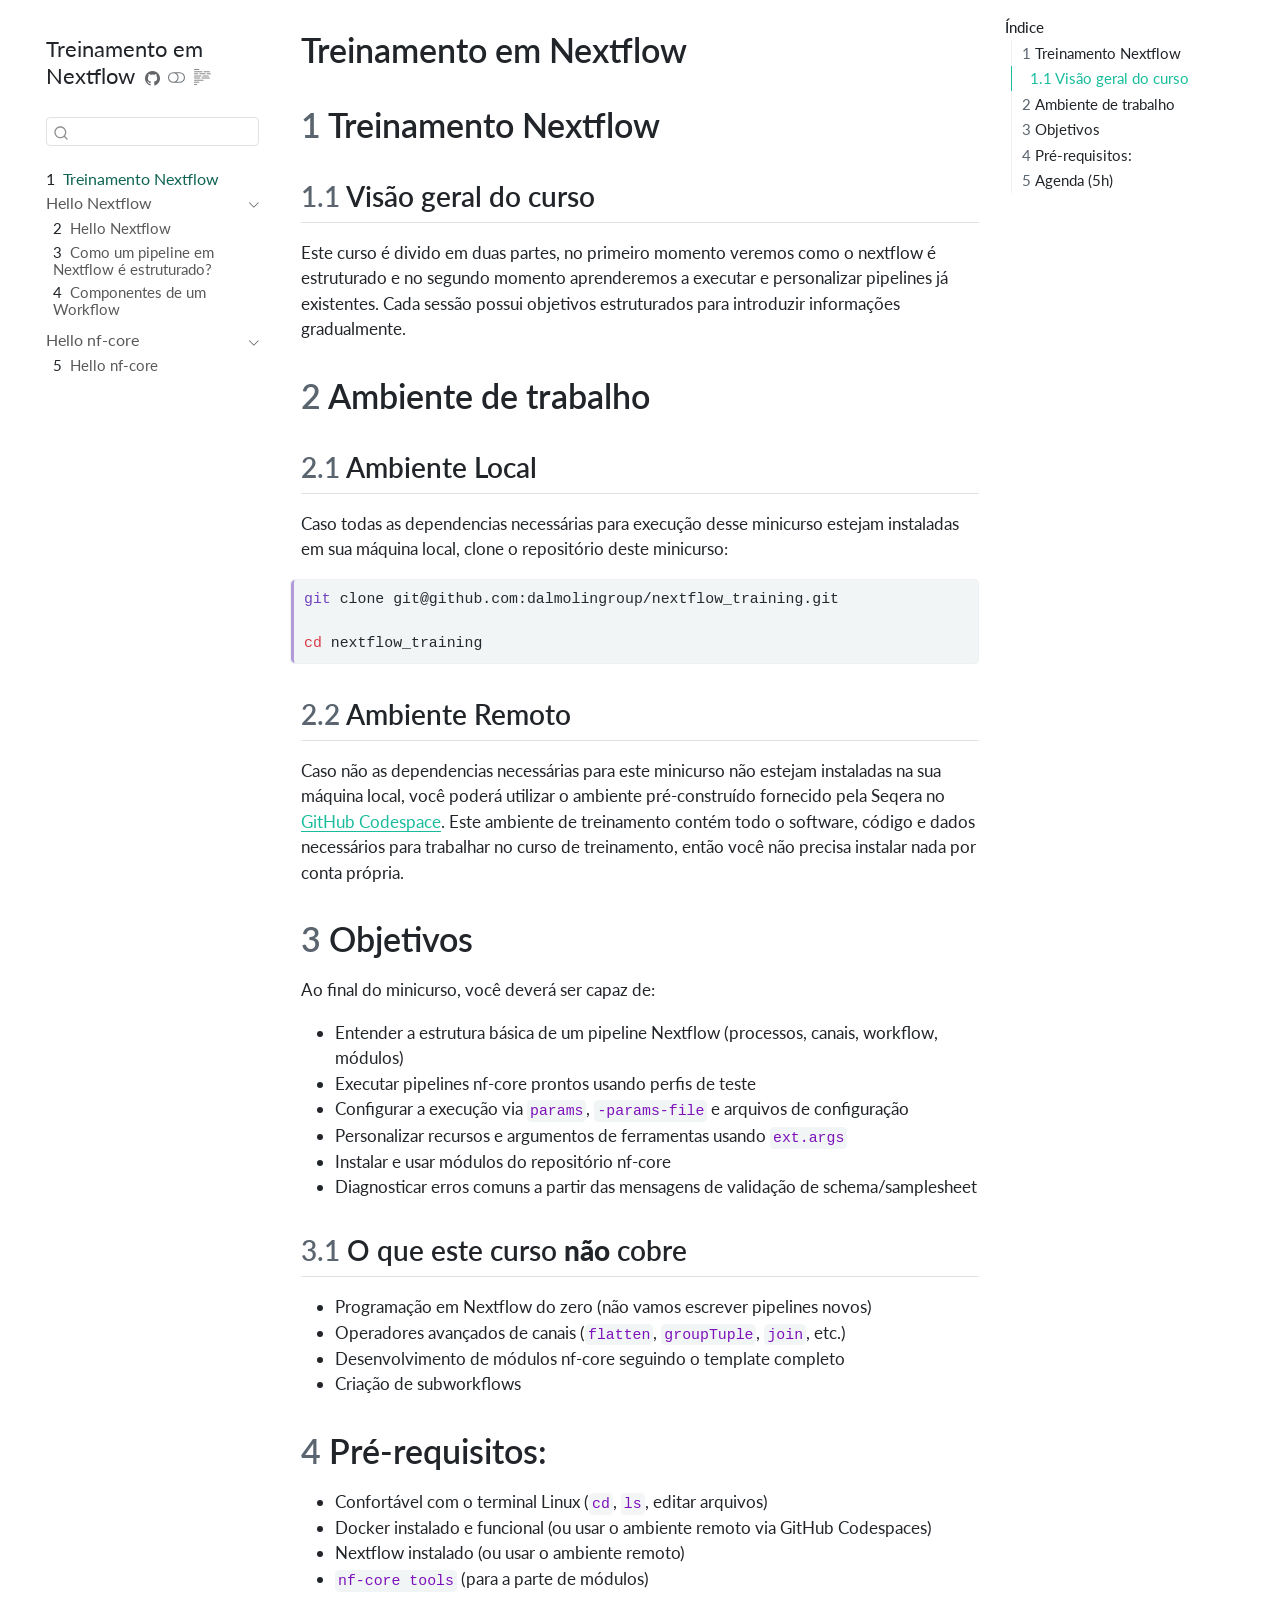
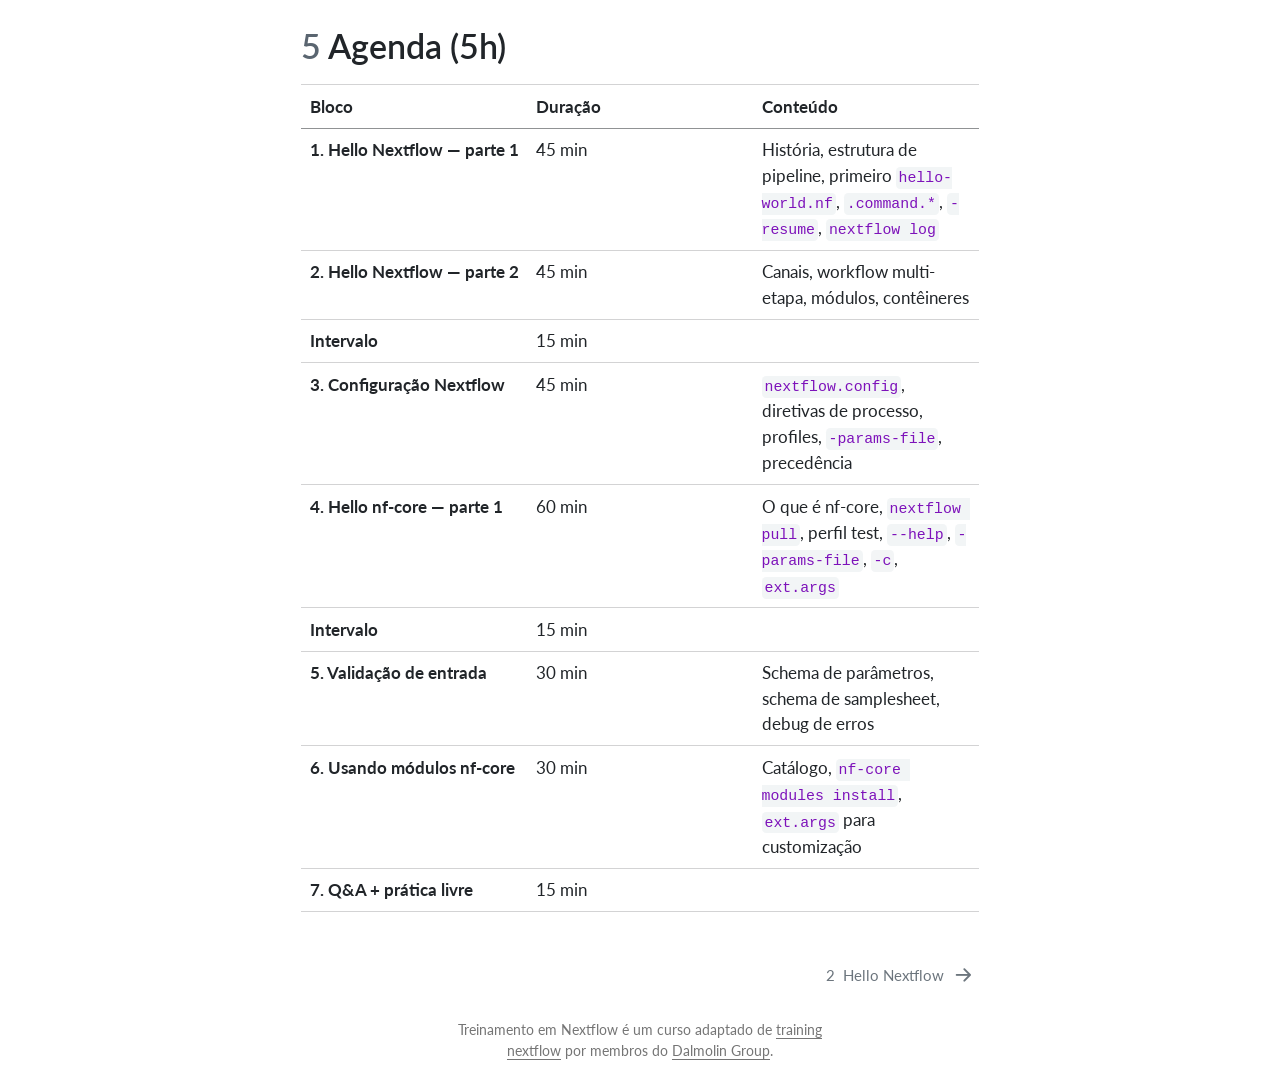
<file: index.html>
<!DOCTYPE html>
<html xmlns="http://www.w3.org/1999/xhtml" lang="pt-BR" xml:lang="pt-BR"><head>

<meta charset="utf-8">
<meta name="generator" content="quarto-1.10.18">

<meta name="viewport" content="width=device-width, initial-scale=1.0, user-scalable=yes">


<title>Treinamento em Nextflow</title>
<style>
/* Default styles provided by pandoc.
** See https://pandoc.org/MANUAL.html#variables-for-html for config info.
*/
span.smallcaps{font-variant: small-caps;}
div.columns{display: flex; gap: 1.5em;}
div.column{flex: auto;}
@media screen {
div.columns{gap: min(4vw, 1.5em);}
div.column{overflow-x: auto;}
}
div.hanging-indent{margin-left: 1.5em; text-indent: -1.5em;}
ul.task-list{list-style: none;}
ul.task-list li input[type="checkbox"] {
  width: 0.8em;
  margin: 0 0.8em 0.2em -1em; /* quarto-specific, see https://github.com/quarto-dev/quarto-cli/issues/4556 */ 
  vertical-align: middle;
}
/* CSS for syntax highlighting */
html { -webkit-text-size-adjust: 100%; }
pre > code.sourceCode { white-space: pre; position: relative; }
pre > code.sourceCode > span { display: inline-block; line-height: 1.25; }
pre > code.sourceCode > span:empty { height: 1.2em; }
.sourceCode { overflow: visible; }
code.sourceCode > span { color: inherit; text-decoration: inherit; }
div.sourceCode { margin: 1em 0; }
pre.sourceCode { margin: 0; }
@media screen {
div.sourceCode { overflow: auto; }
}
@media print {
pre > code.sourceCode { white-space: pre-wrap; }
pre > code.sourceCode > span { text-indent: -5em; padding-left: 5em; }
}
pre.numberSource code
  { counter-reset: source-line 0; }
pre.numberSource code > span
  { position: relative; left: -4em; counter-increment: source-line; }
pre.numberSource code > span > a:first-child::before
  { content: counter(source-line);
    position: relative; left: -1em; text-align: right; vertical-align: baseline;
    border: none; display: inline-block;
    -webkit-touch-callout: none; -webkit-user-select: none;
    -khtml-user-select: none; -moz-user-select: none;
    -ms-user-select: none; user-select: none;
    padding: 0 4px; width: 4em;
  }
pre.numberSource { margin-left: 3em;  padding-left: 4px; }
div.sourceCode
  {   }
@media screen {
pre > code.sourceCode > span > a:first-child::before { text-decoration: underline; }
}
</style>


<script src="site_libs/quarto-nav/quarto-nav.js"></script>
<script src="site_libs/quarto-nav/headroom.min.js"></script>
<script src="site_libs/clipboard/clipboard.min.js"></script>
<script src="site_libs/quarto-search/autocomplete.umd.js"></script>
<script src="site_libs/quarto-search/fuse.min.js"></script>
<script src="site_libs/quarto-search/quarto-search.js"></script>
<meta name="quarto:offset" content="./">
<link href="./01_1_hello_nextflow.html" rel="next">
<link href="./content/images/dalmolin_icon.svg" rel="icon" type="image/svg+xml">
<script src="site_libs/quarto-html/quarto.js" type="module"></script>
<script src="site_libs/quarto-html/tabsets/tabsets.js" type="module"></script>
<script src="site_libs/quarto-html/popper.min.js"></script>
<script src="site_libs/quarto-html/tippy.umd.min.js"></script>
<script src="site_libs/quarto-html/anchor.min.js"></script>
<link href="site_libs/quarto-html/tippy.css" rel="stylesheet">
<link href="site_libs/quarto-html/quarto-syntax-highlighting-bb62276ab45c84d9efd712f51ff97b5a.css" rel="stylesheet" class="quarto-color-scheme" id="quarto-text-highlighting-styles">
<link href="site_libs/quarto-html/quarto-syntax-highlighting-dark-5a1953863e1f72ef3b996ef827f01ca7.css" rel="stylesheet" class="quarto-color-scheme quarto-color-alternate" id="quarto-text-highlighting-styles">
<link href="site_libs/quarto-html/quarto-syntax-highlighting-bb62276ab45c84d9efd712f51ff97b5a.css" rel="stylesheet" class="quarto-color-scheme-extra" id="quarto-text-highlighting-styles">
<script src="site_libs/bootstrap/bootstrap.min.js"></script>
<link href="site_libs/bootstrap/bootstrap-icons.css" rel="stylesheet">
<link href="site_libs/bootstrap/bootstrap-d132114d4b10ad95e4942235b6d008bb.min.css" rel="stylesheet" append-hash="true" class="quarto-color-scheme" id="quarto-bootstrap" data-mode="light">
<link href="site_libs/bootstrap/bootstrap-dark-146eb0c6646dbe20be96f61bd013ac73.min.css" rel="stylesheet" append-hash="true" class="quarto-color-scheme quarto-color-alternate" id="quarto-bootstrap" data-mode="dark">
<link href="site_libs/bootstrap/bootstrap-d132114d4b10ad95e4942235b6d008bb.min.css" rel="stylesheet" append-hash="true" class="quarto-color-scheme-extra" id="quarto-bootstrap" data-mode="light">
<script id="quarto-search-options" type="application/json">{
  "location": "sidebar",
  "copy-button": false,
  "collapse-after": 3,
  "panel-placement": "start",
  "type": "textbox",
  "limit": 50,
  "keyboard-shortcut": [
    "f",
    "/",
    "s"
  ],
  "show-item-context": false,
  "language": {
    "search-no-results-text": "Nenhum resultado",
    "search-matching-documents-text": "documentos correspondentes",
    "search-copy-link-title": "Copiar link para a busca",
    "search-hide-matches-text": "Esconder correspondências adicionais",
    "search-more-match-text": "mais correspondência neste documento",
    "search-more-matches-text": "mais correspondências neste documento",
    "search-clear-button-title": "Limpar",
    "search-text-placeholder": "",
    "search-detached-cancel-button-title": "Cancelar",
    "search-submit-button-title": "Enviar",
    "search-label": "Procurar"
  }
}</script>


</head>

<body class="nav-sidebar floating quarto-light"><script id="quarto-html-before-body" type="application/javascript">
    const toggleBodyColorMode = (bsSheetEl) => {
      const mode = bsSheetEl.getAttribute("data-mode");
      const bodyEl = window.document.querySelector("body");
      if (mode === "dark") {
        bodyEl.classList.add("quarto-dark");
        bodyEl.classList.remove("quarto-light");
      } else {
        bodyEl.classList.add("quarto-light");
        bodyEl.classList.remove("quarto-dark");
      }
    }
    const toggleBodyColorPrimary = () => {
      const bsSheetEl = window.document.querySelector("link#quarto-bootstrap:not([rel=disabled-stylesheet])");
      if (bsSheetEl) {
        toggleBodyColorMode(bsSheetEl);
      }
    }
    const setColorSchemeToggle = (alternate) => {
      const toggles = window.document.querySelectorAll('.quarto-color-scheme-toggle');
      for (let i=0; i < toggles.length; i++) {
        const toggle = toggles[i];
        if (toggle) {
          if (alternate) {
            toggle.classList.add("alternate");
          } else {
            toggle.classList.remove("alternate");
          }
        }
      }
    };
    const toggleColorMode = (alternate) => {
      // Switch the stylesheets
      const primaryStylesheets = window.document.querySelectorAll('link.quarto-color-scheme:not(.quarto-color-alternate)');
      const alternateStylesheets = window.document.querySelectorAll('link.quarto-color-scheme.quarto-color-alternate');
      manageTransitions('#quarto-margin-sidebar .nav-link', false);
      if (alternate) {
        // note: dark is layered on light, we don't disable primary!
        enableStylesheet(alternateStylesheets);
        for (const sheetNode of alternateStylesheets) {
          if (sheetNode.id === "quarto-bootstrap") {
            toggleBodyColorMode(sheetNode);
          }
        }
      } else {
        disableStylesheet(alternateStylesheets);
        enableStylesheet(primaryStylesheets)
        toggleBodyColorPrimary();
      }
      manageTransitions('#quarto-margin-sidebar .nav-link', true);
      // Switch the toggles
      setColorSchemeToggle(alternate)
      // Hack to workaround the fact that safari doesn't
      // properly recolor the scrollbar when toggling (#1455)
      if (navigator.userAgent.indexOf('Safari') > 0 && navigator.userAgent.indexOf('Chrome') == -1) {
        manageTransitions("body", false);
        window.scrollTo(0, 1);
        setTimeout(() => {
          window.scrollTo(0, 0);
          manageTransitions("body", true);
        }, 40);
      }
    }
    const disableStylesheet = (stylesheets) => {
      for (let i=0; i < stylesheets.length; i++) {
        const stylesheet = stylesheets[i];
        stylesheet.rel = 'disabled-stylesheet';
      }
    }
    const enableStylesheet = (stylesheets) => {
      for (let i=0; i < stylesheets.length; i++) {
        const stylesheet = stylesheets[i];
        if(stylesheet.rel !== 'stylesheet') { // for Chrome, which will still FOUC without this check
          stylesheet.rel = 'stylesheet';
        }
      }
    }
    const manageTransitions = (selector, allowTransitions) => {
      const els = window.document.querySelectorAll(selector);
      for (let i=0; i < els.length; i++) {
        const el = els[i];
        if (allowTransitions) {
          el.classList.remove('notransition');
        } else {
          el.classList.add('notransition');
        }
      }
    }
    const isFileUrl = () => {
      return window.location.protocol === 'file:';
    }
    const hasAlternateSentinel = () => {
      let styleSentinel = getColorSchemeSentinel();
      if (styleSentinel !== null) {
        return styleSentinel === "alternate";
      } else {
        return false;
      }
    }
    const setStyleSentinel = (alternate) => {
      const value = alternate ? "alternate" : "default";
      if (!isFileUrl()) {
        window.localStorage.setItem("quarto-color-scheme", value);
      } else {
        localAlternateSentinel = value;
      }
    }
    const getColorSchemeSentinel = () => {
      if (!isFileUrl()) {
        const storageValue = window.localStorage.getItem("quarto-color-scheme");
        return storageValue != null ? storageValue : localAlternateSentinel;
      } else {
        return localAlternateSentinel;
      }
    }
    const toggleGiscusIfUsed = (isAlternate, darkModeDefault) => {
      const baseTheme = document.querySelector('#giscus-base-theme')?.value ?? 'light';
      const alternateTheme = document.querySelector('#giscus-alt-theme')?.value ?? 'dark';
      let newTheme = '';
      if(authorPrefersDark) {
        newTheme = isAlternate ? baseTheme : alternateTheme;
      } else {
        newTheme = isAlternate ? alternateTheme : baseTheme;
      }
      const changeGiscusTheme = () => {
        // From: https://github.com/giscus/giscus/issues/336
        const sendMessage = (message) => {
          const iframe = document.querySelector('iframe.giscus-frame');
          if (!iframe) return;
          iframe.contentWindow.postMessage({ giscus: message }, 'https://giscus.app');
        }
        sendMessage({
          setConfig: {
            theme: newTheme
          }
        });
      }
      const isGiscussLoaded = window.document.querySelector('iframe.giscus-frame') !== null;
      if (isGiscussLoaded) {
        changeGiscusTheme();
      }
    };
    const authorPrefersDark = false;
    const darkModeDefault = authorPrefersDark;
      document.querySelector('link#quarto-text-highlighting-styles.quarto-color-scheme-extra').rel = 'disabled-stylesheet';
      document.querySelector('link#quarto-bootstrap.quarto-color-scheme-extra').rel = 'disabled-stylesheet';
    let localAlternateSentinel = darkModeDefault ? 'alternate' : 'default';
    // Dark / light mode switch
    window.quartoToggleColorScheme = () => {
      // Read the current dark / light value
      let toAlternate = !hasAlternateSentinel();
      toggleColorMode(toAlternate);
      setStyleSentinel(toAlternate);
      toggleGiscusIfUsed(toAlternate, darkModeDefault);
      window.dispatchEvent(new Event('resize'));
    };
    // Switch to dark mode if need be
    if (hasAlternateSentinel()) {
      toggleColorMode(true);
    } else {
      toggleColorMode(false);
    }
  </script>

<div id="quarto-search-results"></div>
  <header id="quarto-header" class="headroom fixed-top">
  <nav class="quarto-secondary-nav">
    <div class="container-fluid d-flex">
      <button type="button" class="quarto-btn-toggle btn" data-bs-toggle="collapse" role="button" data-bs-target=".quarto-sidebar-collapse-item" aria-controls="quarto-sidebar" aria-expanded="false" aria-label="Alternar barra lateral" onclick="if (window.quartoToggleHeadroom) { window.quartoToggleHeadroom(); }">
        <i class="bi bi-layout-text-sidebar-reverse"></i>
      </button>
        <nav class="quarto-page-breadcrumbs" aria-label="breadcrumb"><ol class="breadcrumb"><li class="breadcrumb-item"><a href="./index.html"><span class="chapter-number">1</span>&nbsp; <span class="chapter-title">Treinamento Nextflow</span></a></li></ol></nav>
        <a class="flex-grow-1" role="navigation" data-bs-toggle="collapse" data-bs-target=".quarto-sidebar-collapse-item" aria-controls="quarto-sidebar" aria-expanded="false" aria-label="Alternar barra lateral" onclick="if (window.quartoToggleHeadroom) { window.quartoToggleHeadroom(); }">      
        </a>
      <button type="button" class="btn quarto-search-button" aria-label="Procurar" onclick="window.quartoOpenSearch();">
        <i class="bi bi-search"></i>
      </button>
    </div>
  </nav>
</header>
<!-- content -->
<div id="quarto-content" class="quarto-container page-columns page-rows-contents page-layout-article">
<!-- sidebar -->
  <nav id="quarto-sidebar" class="sidebar collapse collapse-horizontal quarto-sidebar-collapse-item sidebar-navigation floating overflow-auto">
    <div class="pt-lg-2 mt-2 text-left sidebar-header">
    <div class="sidebar-title mb-0 py-0">
      <a href="./">Treinamento em Nextflow</a> 
        <div class="sidebar-tools-main tools-wide">
    <a href="https://github.com/dalmolingroup/nextflow_training" title="Código fonte" class="quarto-navigation-tool px-1" aria-label="Código fonte"><i class="bi bi-github"></i></a>
  <a href="" class="quarto-color-scheme-toggle quarto-navigation-tool  px-1" onclick="window.quartoToggleColorScheme(); return false;" title="Alternar modo escuro"><i class="bi"></i></a>
  <a href="" class="quarto-reader-toggle quarto-navigation-tool px-1" onclick="window.quartoToggleReader(); return false;" title="Alternar modo de leitor">
  <div class="quarto-reader-toggle-btn">
  <i class="bi"></i>
  </div>
</a>
</div>
    </div>
      </div>
        <div class="mt-2 flex-shrink-0 align-items-center">
        <div class="sidebar-search">
        <div id="quarto-search" class="" title="Procurar"></div>
        </div>
        </div>
    <div class="sidebar-menu-container"> 
    <ul class="list-unstyled mt-1">
        <li class="sidebar-item">
  <div class="sidebar-item-container"> 
  <a href="./index.html" class="sidebar-item-text sidebar-link active">
 <span class="menu-text"><span class="chapter-number">1</span>&nbsp; <span class="chapter-title">Treinamento Nextflow</span></span></a>
  </div>
</li>
        <li class="sidebar-item sidebar-item-section">
      <div class="sidebar-item-container"> 
            <a class="sidebar-item-text sidebar-link text-start" data-bs-toggle="collapse" data-bs-target="#quarto-sidebar-section-1" role="navigation" aria-expanded="true">
 <span class="menu-text">Hello Nextflow</span></a>
          <a class="sidebar-item-toggle text-start" data-bs-toggle="collapse" data-bs-target="#quarto-sidebar-section-1" role="navigation" aria-expanded="true" aria-label="Alternar seção">
            <i class="bi bi-chevron-right ms-2"></i>
          </a> 
      </div>
      <ul id="quarto-sidebar-section-1" class="collapse list-unstyled sidebar-section depth1 show">  
          <li class="sidebar-item">
  <div class="sidebar-item-container"> 
  <a href="./01_1_hello_nextflow.html" class="sidebar-item-text sidebar-link">
 <span class="menu-text"><span class="chapter-number">2</span>&nbsp; <span class="chapter-title">Hello Nextflow</span></span></a>
  </div>
</li>
          <li class="sidebar-item">
  <div class="sidebar-item-container"> 
  <a href="./01_2_hello_nextflow.html" class="sidebar-item-text sidebar-link">
 <span class="menu-text"><span class="chapter-number">3</span>&nbsp; <span class="chapter-title">Como um pipeline em Nextflow é estruturado?</span></span></a>
  </div>
</li>
          <li class="sidebar-item">
  <div class="sidebar-item-container"> 
  <a href="./01_3_hello_nextflow.html" class="sidebar-item-text sidebar-link">
 <span class="menu-text"><span class="chapter-number">4</span>&nbsp; <span class="chapter-title">Componentes de um Workflow</span></span></a>
  </div>
</li>
      </ul>
  </li>
        <li class="sidebar-item sidebar-item-section">
      <div class="sidebar-item-container"> 
            <a class="sidebar-item-text sidebar-link text-start" data-bs-toggle="collapse" data-bs-target="#quarto-sidebar-section-2" role="navigation" aria-expanded="true">
 <span class="menu-text">Hello nf-core</span></a>
          <a class="sidebar-item-toggle text-start" data-bs-toggle="collapse" data-bs-target="#quarto-sidebar-section-2" role="navigation" aria-expanded="true" aria-label="Alternar seção">
            <i class="bi bi-chevron-right ms-2"></i>
          </a> 
      </div>
      <ul id="quarto-sidebar-section-2" class="collapse list-unstyled sidebar-section depth1 show">  
          <li class="sidebar-item">
  <div class="sidebar-item-container"> 
  <a href="./02_hello_nf-core.html" class="sidebar-item-text sidebar-link">
 <span class="menu-text"><span class="chapter-number">5</span>&nbsp; <span class="chapter-title">Hello nf-core</span></span></a>
  </div>
</li>
      </ul>
  </li>
    </ul>
    </div>
</nav>
<div id="quarto-sidebar-glass" class="quarto-sidebar-collapse-item" data-bs-toggle="collapse" data-bs-target=".quarto-sidebar-collapse-item"></div>
<!-- margin-sidebar -->
    <div id="quarto-margin-sidebar" class="sidebar margin-sidebar">
        <nav id="TOC" role="doc-toc" class="toc-active">
    <h2 id="toc-title">Índice</h2>
   
  <ul>
  <li><a href="#treinamento-nextflow" id="toc-treinamento-nextflow" class="nav-link active" data-scroll-target="#treinamento-nextflow"><span class="header-section-number">1</span> Treinamento Nextflow</a>
  <ul class="collapse">
  <li><a href="#visão-geral-do-curso" id="toc-visão-geral-do-curso" class="nav-link" data-scroll-target="#visão-geral-do-curso"><span class="header-section-number">1.1</span> Visão geral do curso</a></li>
  </ul></li>
  <li><a href="#ambiente-de-trabalho" id="toc-ambiente-de-trabalho" class="nav-link" data-scroll-target="#ambiente-de-trabalho"><span class="header-section-number">2</span> Ambiente de trabalho</a>
  <ul class="collapse">
  <li><a href="#ambiente-local" id="toc-ambiente-local" class="nav-link" data-scroll-target="#ambiente-local"><span class="header-section-number">2.1</span> Ambiente Local</a></li>
  <li><a href="#ambiente-remoto" id="toc-ambiente-remoto" class="nav-link" data-scroll-target="#ambiente-remoto"><span class="header-section-number">2.2</span> Ambiente Remoto</a></li>
  </ul></li>
  <li><a href="#objetivos" id="toc-objetivos" class="nav-link" data-scroll-target="#objetivos"><span class="header-section-number">3</span> Objetivos</a>
  <ul class="collapse">
  <li><a href="#o-que-este-curso-não-cobre" id="toc-o-que-este-curso-não-cobre" class="nav-link" data-scroll-target="#o-que-este-curso-não-cobre"><span class="header-section-number">3.1</span> O que este curso <strong>não</strong> cobre</a></li>
  </ul></li>
  <li><a href="#pré-requisitos" id="toc-pré-requisitos" class="nav-link" data-scroll-target="#pré-requisitos"><span class="header-section-number">4</span> Pré-requisitos:</a></li>
  <li><a href="#agenda-5h" id="toc-agenda-5h" class="nav-link" data-scroll-target="#agenda-5h"><span class="header-section-number">5</span> Agenda (5h)</a></li>
  </ul>
</nav>
    </div>
<!-- main -->
<main class="content" id="quarto-document-content">


<header id="title-block-header" class="quarto-title-block default">
<div class="quarto-title">
<h1 class="title">Treinamento em Nextflow</h1>
</div>



<div class="quarto-title-meta">

    
  
    
  </div>
  


</header>


<section id="treinamento-nextflow" class="level1" data-number="1">
<h1 data-number="1"><span class="header-section-number">1</span> Treinamento Nextflow</h1>
<section id="visão-geral-do-curso" class="level2" data-number="1.1">
<h2 data-number="1.1" class="anchored" data-anchor-id="visão-geral-do-curso"><span class="header-section-number">1.1</span> Visão geral do curso</h2>
<p>Este curso é divido em duas partes, no primeiro momento veremos como o nextflow é estruturado e no segundo momento aprenderemos a executar e personalizar pipelines já existentes. Cada sessão possui objetivos estruturados para introduzir informações gradualmente.</p>
</section>
</section>
<section id="ambiente-de-trabalho" class="level1" data-number="2">
<h1 data-number="2"><span class="header-section-number">2</span> Ambiente de trabalho</h1>
<section id="ambiente-local" class="level2" data-number="2.1">
<h2 data-number="2.1" class="anchored" data-anchor-id="ambiente-local"><span class="header-section-number">2.1</span> Ambiente Local</h2>
<p>Caso todas as dependencias necessárias para execução desse minicurso estejam instaladas em sua máquina local, clone o repositório deste minicurso:</p>
<div class="code-copy-outer-scaffold"><div class="sourceCode" id="cb1"><pre class="sourceCode bash code-with-copy"><code class="sourceCode bash"><span id="cb1-1"><a href="#cb1-1" aria-hidden="true" tabindex="-1"></a><span class="fu">git</span> clone git@github.com:dalmolingroup/nextflow_training.git</span>
<span id="cb1-2"><a href="#cb1-2" aria-hidden="true" tabindex="-1"></a></span>
<span id="cb1-3"><a href="#cb1-3" aria-hidden="true" tabindex="-1"></a><span class="bu">cd</span> nextflow_training</span></code></pre></div><button title="Copiar para a área de transferência" class="code-copy-button"><i class="bi"></i></button></div>
</section>
<section id="ambiente-remoto" class="level2" data-number="2.2">
<h2 data-number="2.2" class="anchored" data-anchor-id="ambiente-remoto"><span class="header-section-number">2.2</span> Ambiente Remoto</h2>
<p>Caso não as dependencias necessárias para este minicurso não estejam instaladas na sua máquina local, você poderá utilizar o ambiente pré-construído fornecido pela Seqera no <a href="https://codespaces.new/nextflow-io/training?quickstart=1&amp;ref=3.6.1">GitHub Codespace</a>. Este ambiente de treinamento contém todo o software, código e dados necessários para trabalhar no curso de treinamento, então você não precisa instalar nada por conta própria.</p>
</section>
</section>
<section id="objetivos" class="level1" data-number="3">
<h1 data-number="3"><span class="header-section-number">3</span> Objetivos</h1>
<p>Ao final do minicurso, você deverá ser capaz de:</p>
<ul>
<li>Entender a estrutura básica de um pipeline Nextflow (processos, canais, workflow, módulos)</li>
<li>Executar pipelines nf-core prontos usando perfis de teste</li>
<li>Configurar a execução via <code>params</code>, <code>-params-file</code> e arquivos de configuração</li>
<li>Personalizar recursos e argumentos de ferramentas usando <code>ext.args</code></li>
<li>Instalar e usar módulos do repositório nf-core</li>
<li>Diagnosticar erros comuns a partir das mensagens de validação de schema/samplesheet</li>
</ul>
<section id="o-que-este-curso-não-cobre" class="level2" data-number="3.1">
<h2 data-number="3.1" class="anchored" data-anchor-id="o-que-este-curso-não-cobre"><span class="header-section-number">3.1</span> O que este curso <strong>não</strong> cobre</h2>
<ul>
<li>Programação em Nextflow do zero (não vamos escrever pipelines novos)</li>
<li>Operadores avançados de canais (<code>flatten</code>, <code>groupTuple</code>, <code>join</code>, etc.)</li>
<li>Desenvolvimento de módulos nf-core seguindo o template completo</li>
<li>Criação de subworkflows</li>
</ul>
</section>
</section>
<section id="pré-requisitos" class="level1" data-number="4">
<h1 data-number="4"><span class="header-section-number">4</span> Pré-requisitos:</h1>
<ul>
<li>Confortável com o terminal Linux (<code>cd</code>, <code>ls</code>, editar arquivos)</li>
<li>Docker instalado e funcional (ou usar o ambiente remoto via GitHub Codespaces)</li>
<li>Nextflow instalado (ou usar o ambiente remoto)</li>
<li><code>nf-core tools</code> (para a parte de módulos)</li>
</ul>
</section>
<section id="agenda-5h" class="level1" data-number="5">
<h1 data-number="5"><span class="header-section-number">5</span> Agenda (5h)</h1>
<table class="caption-top table">
<colgroup>
<col style="width: 33%">
<col style="width: 33%">
<col style="width: 33%">
</colgroup>
<thead>
<tr class="header">
<th>Bloco</th>
<th>Duração</th>
<th>Conteúdo</th>
</tr>
</thead>
<tbody>
<tr class="odd">
<td><strong>1. Hello Nextflow — parte 1</strong></td>
<td>45 min</td>
<td>História, estrutura de pipeline, primeiro <code>hello-world.nf</code>, <code>.command.*</code>, <code>-resume</code>, <code>nextflow log</code></td>
</tr>
<tr class="even">
<td><strong>2. Hello Nextflow — parte 2</strong></td>
<td>45 min</td>
<td>Canais, workflow multi-etapa, módulos, contêineres</td>
</tr>
<tr class="odd">
<td><strong>Intervalo</strong></td>
<td>15 min</td>
<td></td>
</tr>
<tr class="even">
<td><strong>3. Configuração Nextflow</strong></td>
<td>45 min</td>
<td><code>nextflow.config</code>, diretivas de processo, profiles, <code>-params-file</code>, precedência</td>
</tr>
<tr class="odd">
<td><strong>4. Hello nf-core — parte 1</strong></td>
<td>60 min</td>
<td>O que é nf-core, <code>nextflow pull</code>, perfil test, <code>--help</code>, <code>-params-file</code>, <code>-c</code>, <code>ext.args</code></td>
</tr>
<tr class="even">
<td><strong>Intervalo</strong></td>
<td>15 min</td>
<td></td>
</tr>
<tr class="odd">
<td><strong>5. Validação de entrada</strong></td>
<td>30 min</td>
<td>Schema de parâmetros, schema de samplesheet, debug de erros</td>
</tr>
<tr class="even">
<td><strong>6. Usando módulos nf-core</strong></td>
<td>30 min</td>
<td>Catálogo, <code>nf-core modules install</code>, <code>ext.args</code> para customização</td>
</tr>
<tr class="odd">
<td><strong>7. Q&amp;A + prática livre</strong></td>
<td>15 min</td>
<td></td>
</tr>
</tbody>
</table>


</section>

</main> <!-- /main -->
<script id="quarto-html-after-body" type="application/javascript">
  window.document.addEventListener("DOMContentLoaded", function (event) {
    // Ensure there is a toggle, if there isn't float one in the top right
    if (window.document.querySelector('.quarto-color-scheme-toggle') === null) {
      const a = window.document.createElement('a');
      a.classList.add('top-right');
      a.classList.add('quarto-color-scheme-toggle');
      a.href = "";
      a.onclick = function() { try { window.quartoToggleColorScheme(); } catch {} return false; };
      const i = window.document.createElement("i");
      i.classList.add('bi');
      a.appendChild(i);
      window.document.body.appendChild(a);
    }
    setColorSchemeToggle(hasAlternateSentinel())
    const icon = "";
    const anchorJS = new window.AnchorJS();
    anchorJS.options = {
      placement: 'right',
      icon: icon
    };
    anchorJS.add('.anchored');
    const isCodeAnnotation = (el) => {
      for (const clz of el.classList) {
        if (clz.startsWith('code-annotation-')) {                     
          return true;
        }
      }
      return false;
    }
    const onCopySuccess = function(e) {
      // button target
      const button = e.trigger;
      // don't keep focus
      button.blur();
      // flash "checked"
      button.classList.add('code-copy-button-checked');
      var currentTitle = button.getAttribute("title");
      button.setAttribute("title", "Copiada");
      let tooltip;
      if (window.bootstrap) {
        button.setAttribute("data-bs-toggle", "tooltip");
        button.setAttribute("data-bs-placement", "left");
        button.setAttribute("data-bs-title", "Copiada");
        tooltip = new bootstrap.Tooltip(button, 
          { trigger: "manual", 
            customClass: "code-copy-button-tooltip",
            offset: [0, -8]});
        tooltip.show();    
      }
      setTimeout(function() {
        if (tooltip) {
          tooltip.hide();
          button.removeAttribute("data-bs-title");
          button.removeAttribute("data-bs-toggle");
          button.removeAttribute("data-bs-placement");
        }
        button.setAttribute("title", currentTitle);
        button.classList.remove('code-copy-button-checked');
      }, 1000);
      // clear code selection
      e.clearSelection();
    }
    const getTextToCopy = function(trigger) {
      const outerScaffold = trigger.parentElement.cloneNode(true);
      const codeEl = outerScaffold.querySelector('code');
      for (const childEl of codeEl.children) {
        if (isCodeAnnotation(childEl)) {
          childEl.remove();
        }
      }
      return codeEl.innerText;
    }
    const clipboard = new window.ClipboardJS('.code-copy-button:not([data-in-quarto-modal])', {
      text: getTextToCopy
    });
    clipboard.on('success', onCopySuccess);
    if (window.document.getElementById('quarto-embedded-source-code-modal')) {
      const clipboardModal = new window.ClipboardJS('.code-copy-button[data-in-quarto-modal]', {
        text: getTextToCopy,
        container: window.document.getElementById('quarto-embedded-source-code-modal')
      });
      clipboardModal.on('success', onCopySuccess);
    }
      var localhostRegex = new RegExp(/^(?:http|https):\/\/localhost\:?[0-9]*\//);
      var mailtoRegex = new RegExp(/^mailto:/);
        var filterRegex = new RegExp("https:\/\/dalmolingroup\.github\.io\/");
      var isInternal = (href) => {
          return filterRegex.test(href) || localhostRegex.test(href) || mailtoRegex.test(href);
      }
      // Inspect non-navigation links and adorn them if external
     var links = window.document.querySelectorAll('a[href]:not(.nav-link):not(.navbar-brand):not(.toc-action):not(.sidebar-link):not(.sidebar-item-toggle):not(.pagination-link):not(.no-external):not([aria-hidden]):not(.dropdown-item):not(.quarto-navigation-tool):not(.about-link)');
      for (var i=0; i<links.length; i++) {
        const link = links[i];
        if (!isInternal(link.href)) {
          // undo the damage that might have been done by quarto-nav.js in the case of
          // links that we want to consider external
          if (link.dataset.originalHref !== undefined) {
            link.href = link.dataset.originalHref;
          }
        }
      }
    function tippyHover(el, contentFn, onTriggerFn, onUntriggerFn) {
      const config = {
        allowHTML: true,
        maxWidth: 500,
        delay: 100,
        arrow: false,
        appendTo: function(el) {
            return el.parentElement;
        },
        interactive: true,
        interactiveBorder: 10,
        theme: 'quarto',
        placement: 'bottom-start',
      };
      if (contentFn) {
        config.content = contentFn;
      }
      if (onTriggerFn) {
        config.onTrigger = onTriggerFn;
      }
      if (onUntriggerFn) {
        config.onUntrigger = onUntriggerFn;
      }
      window.tippy(el, config); 
    }
    const noterefs = window.document.querySelectorAll('a[role="doc-noteref"]');
    for (var i=0; i<noterefs.length; i++) {
      const ref = noterefs[i];
      tippyHover(ref, function() {
        // use id or data attribute instead here
        let href = ref.getAttribute('data-footnote-href') || ref.getAttribute('href');
        try { href = new URL(href).hash; } catch {}
        const id = href.replace(/^#\/?/, "");
        const note = window.document.getElementById(id);
        if (note) {
          return note.innerHTML;
        } else {
          return "";
        }
      });
    }
    const xrefs = window.document.querySelectorAll('a.quarto-xref');
    const processXRef = (id, note) => {
      // Strip column container classes
      const stripColumnClz = (el) => {
        el.classList.remove("page-full", "page-columns");
        if (el.children) {
          for (const child of el.children) {
            stripColumnClz(child);
          }
        }
      }
      stripColumnClz(note)
      if (id === null || id.startsWith('sec-')) {
        // Special case sections, only their first couple elements
        const container = document.createElement("div");
        if (note.children && note.children.length > 2) {
          container.appendChild(note.children[0].cloneNode(true));
          for (let i = 1; i < note.children.length; i++) {
            const child = note.children[i];
            if (child.tagName === "P" && child.innerText === "") {
              continue;
            } else {
              container.appendChild(child.cloneNode(true));
              break;
            }
          }
          if (window.Quarto?.typesetMath) {
            window.Quarto.typesetMath(container);
          }
          return container.innerHTML
        } else {
          if (window.Quarto?.typesetMath) {
            window.Quarto.typesetMath(note);
          }
          return note.innerHTML;
        }
      } else {
        // Remove any anchor links if they are present
        const anchorLink = note.querySelector('a.anchorjs-link');
        if (anchorLink) {
          anchorLink.remove();
        }
        if (window.Quarto?.typesetMath) {
          window.Quarto.typesetMath(note);
        }
        if (note.classList.contains("callout")) {
          return note.outerHTML;
        } else {
          return note.innerHTML;
        }
      }
    }
    for (var i=0; i<xrefs.length; i++) {
      const xref = xrefs[i];
      tippyHover(xref, undefined, function(instance) {
        instance.disable();
        let url = xref.getAttribute('href');
        let hash = undefined; 
        if (url.startsWith('#')) {
          hash = url;
        } else {
          try { hash = new URL(url).hash; } catch {}
        }
        if (hash) {
          const id = hash.replace(/^#\/?/, "");
          const note = window.document.getElementById(id);
          if (note !== null) {
            try {
              const html = processXRef(id, note.cloneNode(true));
              instance.setContent(html);
            } finally {
              instance.enable();
              instance.show();
            }
          } else {
            // See if we can fetch this
            fetch(url.split('#')[0])
            .then(res => res.text())
            .then(html => {
              const parser = new DOMParser();
              const htmlDoc = parser.parseFromString(html, "text/html");
              const note = htmlDoc.getElementById(id);
              if (note !== null) {
                const html = processXRef(id, note);
                instance.setContent(html);
              } 
            }).finally(() => {
              instance.enable();
              instance.show();
            });
          }
        } else {
          // See if we can fetch a full url (with no hash to target)
          // This is a special case and we should probably do some content thinning / targeting
          fetch(url)
          .then(res => res.text())
          .then(html => {
            const parser = new DOMParser();
            const htmlDoc = parser.parseFromString(html, "text/html");
            const note = htmlDoc.querySelector('main.content');
            if (note !== null) {
              // This should only happen for chapter cross references
              // (since there is no id in the URL)
              // remove the first header
              if (note.children.length > 0 && note.children[0].tagName === "HEADER") {
                note.children[0].remove();
              }
              const html = processXRef(null, note);
              instance.setContent(html);
            } 
          }).finally(() => {
            instance.enable();
            instance.show();
          });
        }
      }, function(instance) {
      });
    }
        let selectedAnnoteEl;
        const selectorForAnnotation = ( cell, annotation) => {
          let cellAttr = 'data-code-cell="' + cell + '"';
          let lineAttr = 'data-code-annotation="' +  annotation + '"';
          const selector = 'span[' + cellAttr + '][' + lineAttr + ']';
          return selector;
        }
        const selectCodeLines = (annoteEl) => {
          const doc = window.document;
          const targetCell = annoteEl.getAttribute("data-target-cell");
          const targetAnnotation = annoteEl.getAttribute("data-target-annotation");
          const annoteSpan = window.document.querySelector(selectorForAnnotation(targetCell, targetAnnotation));
          const lines = annoteSpan.getAttribute("data-code-lines").split(",");
          const lineIds = lines.map((line) => {
            return targetCell + "-" + line;
          })
          let top = null;
          let height = null;
          let parent = null;
          if (lineIds.length > 0) {
              //compute the position of the single el (top and bottom and make a div)
              const el = window.document.getElementById(lineIds[0]);
              top = el.offsetTop;
              height = el.offsetHeight;
              parent = el.parentElement.parentElement;
            if (lineIds.length > 1) {
              const lastEl = window.document.getElementById(lineIds[lineIds.length - 1]);
              const bottom = lastEl.offsetTop + lastEl.offsetHeight;
              height = bottom - top;
            }
            if (top !== null && height !== null && parent !== null) {
              // cook up a div (if necessary) and position it 
              let div = window.document.getElementById("code-annotation-line-highlight");
              if (div === null) {
                div = window.document.createElement("div");
                div.setAttribute("id", "code-annotation-line-highlight");
                div.style.position = 'absolute';
                parent.appendChild(div);
              }
              div.style.top = top - 2 + "px";
              div.style.height = height + 4 + "px";
              div.style.left = 0;
              let gutterDiv = window.document.getElementById("code-annotation-line-highlight-gutter");
              if (gutterDiv === null) {
                gutterDiv = window.document.createElement("div");
                gutterDiv.setAttribute("id", "code-annotation-line-highlight-gutter");
                gutterDiv.style.position = 'absolute';
                const codeCell = window.document.getElementById(targetCell);
                const gutter = codeCell.querySelector('.code-annotation-gutter');
                gutter.appendChild(gutterDiv);
              }
              gutterDiv.style.top = top - 2 + "px";
              gutterDiv.style.height = height + 4 + "px";
            }
            selectedAnnoteEl = annoteEl;
          }
        };
        const unselectCodeLines = () => {
          const elementsIds = ["code-annotation-line-highlight", "code-annotation-line-highlight-gutter"];
          elementsIds.forEach((elId) => {
            const div = window.document.getElementById(elId);
            if (div) {
              div.remove();
            }
          });
          selectedAnnoteEl = undefined;
        };
          // Handle positioning of the toggle
      window.addEventListener(
        "resize",
        throttle(() => {
          elRect = undefined;
          if (selectedAnnoteEl) {
            selectCodeLines(selectedAnnoteEl);
          }
        }, 10)
      );
      function throttle(fn, ms) {
      let throttle = false;
      let timer;
        return (...args) => {
          if(!throttle) { // first call gets through
              fn.apply(this, args);
              throttle = true;
          } else { // all the others get throttled
              if(timer) clearTimeout(timer); // cancel #2
              timer = setTimeout(() => {
                fn.apply(this, args);
                timer = throttle = false;
              }, ms);
          }
        };
      }
        // Attach click handler to the DT
        const annoteDls = window.document.querySelectorAll('dt[data-target-cell]');
        for (const annoteDlNode of annoteDls) {
          annoteDlNode.addEventListener('click', (event) => {
            const clickedEl = event.target;
            if (clickedEl !== selectedAnnoteEl) {
              unselectCodeLines();
              const activeEl = window.document.querySelector('dt[data-target-cell].code-annotation-active');
              if (activeEl) {
                activeEl.classList.remove('code-annotation-active');
              }
              selectCodeLines(clickedEl);
              clickedEl.classList.add('code-annotation-active');
            } else {
              // Unselect the line
              unselectCodeLines();
              clickedEl.classList.remove('code-annotation-active');
            }
          });
        }
    const findCites = (el) => {
      const parentEl = el.parentElement;
      if (parentEl) {
        const cites = parentEl.dataset.cites;
        if (cites) {
          return {
            el,
            cites: cites.split(' ')
          };
        } else {
          return findCites(el.parentElement)
        }
      } else {
        return undefined;
      }
    };
    var bibliorefs = window.document.querySelectorAll('a[role="doc-biblioref"]');
    for (var i=0; i<bibliorefs.length; i++) {
      const ref = bibliorefs[i];
      const citeInfo = findCites(ref);
      if (citeInfo) {
        tippyHover(citeInfo.el, function() {
          var popup = window.document.createElement('div');
          citeInfo.cites.forEach(function(cite) {
            var citeDiv = window.document.createElement('div');
            citeDiv.classList.add('hanging-indent');
            citeDiv.classList.add('csl-entry');
            var biblioDiv = window.document.getElementById('ref-' + cite);
            if (biblioDiv) {
              citeDiv.innerHTML = biblioDiv.innerHTML;
            }
            popup.appendChild(citeDiv);
          });
          return popup.innerHTML;
        });
      }
    }
  });
  </script>
<nav class="page-navigation">
  <div class="nav-page nav-page-previous">
  </div>
  <div class="nav-page nav-page-next">
      <a href="./01_1_hello_nextflow.html" class="pagination-link" aria-label="Hello Nextflow">
        <span class="nav-page-text"><span class="chapter-number">2</span>&nbsp; <span class="chapter-title">Hello Nextflow</span></span> <i class="bi bi-arrow-right-short"></i>
      </a>
  </div>
</nav>
</div> <!-- /content -->
<footer class="footer">
  <div class="nav-footer">
    <div class="nav-footer-left">
      &nbsp;
    </div>   
    <div class="nav-footer-center">
<p>Treinamento em Nextflow é um curso adaptado de <a href="https://training.nextflow.io/latest/pt/">training nextflow</a> por membros do <a href="https://dalmolingroup.imd.ufrn.br/">Dalmolin Group</a>.</p>
</div>
    <div class="nav-footer-right">
      &nbsp;
    </div>
  </div>
</footer>




</body></html>
</file>
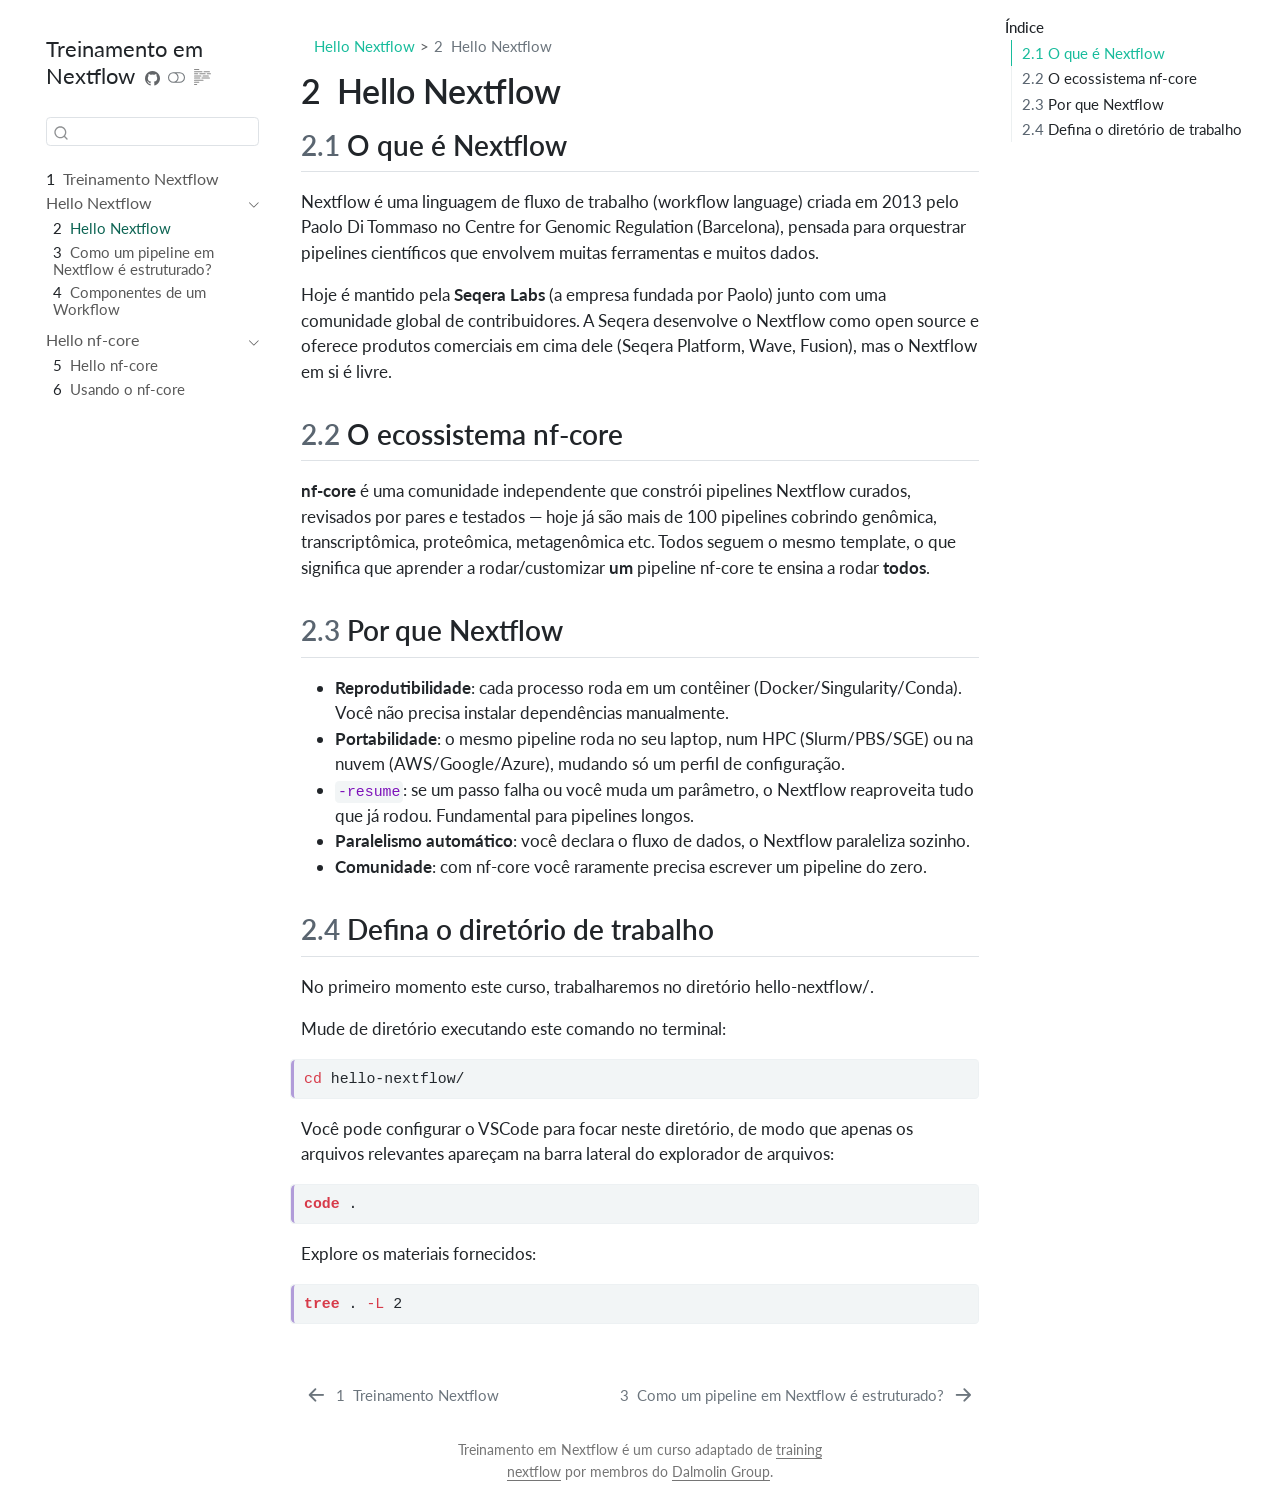
<file: 01_1_hello_nextflow.html>
<!DOCTYPE html>
<html xmlns="http://www.w3.org/1999/xhtml" lang="pt-BR" xml:lang="pt-BR"><head>

<meta charset="utf-8">
<meta name="generator" content="quarto-1.10.18">

<meta name="viewport" content="width=device-width, initial-scale=1.0, user-scalable=yes">


<title>2&nbsp; Hello Nextflow – Treinamento em Nextflow</title>
<style>
/* Default styles provided by pandoc.
** See https://pandoc.org/MANUAL.html#variables-for-html for config info.
*/
span.smallcaps{font-variant: small-caps;}
div.columns{display: flex; gap: 1.5em;}
div.column{flex: auto;}
@media screen {
div.columns{gap: min(4vw, 1.5em);}
div.column{overflow-x: auto;}
}
div.hanging-indent{margin-left: 1.5em; text-indent: -1.5em;}
ul.task-list{list-style: none;}
ul.task-list li input[type="checkbox"] {
  width: 0.8em;
  margin: 0 0.8em 0.2em -1em; /* quarto-specific, see https://github.com/quarto-dev/quarto-cli/issues/4556 */ 
  vertical-align: middle;
}
/* CSS for syntax highlighting */
html { -webkit-text-size-adjust: 100%; }
pre > code.sourceCode { white-space: pre; position: relative; }
pre > code.sourceCode > span { display: inline-block; line-height: 1.25; }
pre > code.sourceCode > span:empty { height: 1.2em; }
.sourceCode { overflow: visible; }
code.sourceCode > span { color: inherit; text-decoration: inherit; }
div.sourceCode { margin: 1em 0; }
pre.sourceCode { margin: 0; }
@media screen {
div.sourceCode { overflow: auto; }
}
@media print {
pre > code.sourceCode { white-space: pre-wrap; }
pre > code.sourceCode > span { text-indent: -5em; padding-left: 5em; }
}
pre.numberSource code
  { counter-reset: source-line 0; }
pre.numberSource code > span
  { position: relative; left: -4em; counter-increment: source-line; }
pre.numberSource code > span > a:first-child::before
  { content: counter(source-line);
    position: relative; left: -1em; text-align: right; vertical-align: baseline;
    border: none; display: inline-block;
    -webkit-touch-callout: none; -webkit-user-select: none;
    -khtml-user-select: none; -moz-user-select: none;
    -ms-user-select: none; user-select: none;
    padding: 0 4px; width: 4em;
  }
pre.numberSource { margin-left: 3em;  padding-left: 4px; }
div.sourceCode
  {   }
@media screen {
pre > code.sourceCode > span > a:first-child::before { text-decoration: underline; }
}
</style>


<script src="site_libs/quarto-nav/quarto-nav.js"></script>
<script src="site_libs/quarto-nav/headroom.min.js"></script>
<script src="site_libs/clipboard/clipboard.min.js"></script>
<script src="site_libs/quarto-search/autocomplete.umd.js"></script>
<script src="site_libs/quarto-search/fuse.min.js"></script>
<script src="site_libs/quarto-search/quarto-search.js"></script>
<meta name="quarto:offset" content="./">
<link href="./01_2_hello_nextflow.html" rel="next">
<link href="./index.html" rel="prev">
<link href="./content/images/dalmolin_icon.svg" rel="icon" type="image/svg+xml">
<script src="site_libs/quarto-html/quarto.js" type="module"></script>
<script src="site_libs/quarto-html/tabsets/tabsets.js" type="module"></script>
<script src="site_libs/quarto-html/popper.min.js"></script>
<script src="site_libs/quarto-html/tippy.umd.min.js"></script>
<script src="site_libs/quarto-html/anchor.min.js"></script>
<link href="site_libs/quarto-html/tippy.css" rel="stylesheet">
<link href="site_libs/quarto-html/quarto-syntax-highlighting-bb62276ab45c84d9efd712f51ff97b5a.css" rel="stylesheet" class="quarto-color-scheme" id="quarto-text-highlighting-styles">
<link href="site_libs/quarto-html/quarto-syntax-highlighting-dark-5a1953863e1f72ef3b996ef827f01ca7.css" rel="stylesheet" class="quarto-color-scheme quarto-color-alternate" id="quarto-text-highlighting-styles">
<link href="site_libs/quarto-html/quarto-syntax-highlighting-bb62276ab45c84d9efd712f51ff97b5a.css" rel="stylesheet" class="quarto-color-scheme-extra" id="quarto-text-highlighting-styles">
<script src="site_libs/bootstrap/bootstrap.min.js"></script>
<link href="site_libs/bootstrap/bootstrap-icons.css" rel="stylesheet">
<link href="site_libs/bootstrap/bootstrap-a050de4d34cf3eeddbf44f5952d7ca52.min.css" rel="stylesheet" append-hash="true" class="quarto-color-scheme" id="quarto-bootstrap" data-mode="light">
<link href="site_libs/bootstrap/bootstrap-dark-06fa1cc2e77318c549d18d97d1bcbb19.min.css" rel="stylesheet" append-hash="true" class="quarto-color-scheme quarto-color-alternate" id="quarto-bootstrap" data-mode="dark">
<link href="site_libs/bootstrap/bootstrap-a050de4d34cf3eeddbf44f5952d7ca52.min.css" rel="stylesheet" append-hash="true" class="quarto-color-scheme-extra" id="quarto-bootstrap" data-mode="light">
<script id="quarto-search-options" type="application/json">{
  "location": "sidebar",
  "copy-button": false,
  "collapse-after": 3,
  "panel-placement": "start",
  "type": "textbox",
  "limit": 50,
  "keyboard-shortcut": [
    "f",
    "/",
    "s"
  ],
  "show-item-context": false,
  "language": {
    "search-no-results-text": "Nenhum resultado",
    "search-matching-documents-text": "documentos correspondentes",
    "search-copy-link-title": "Copiar link para a busca",
    "search-hide-matches-text": "Esconder correspondências adicionais",
    "search-more-match-text": "mais correspondência neste documento",
    "search-more-matches-text": "mais correspondências neste documento",
    "search-clear-button-title": "Limpar",
    "search-text-placeholder": "",
    "search-detached-cancel-button-title": "Cancelar",
    "search-submit-button-title": "Enviar",
    "search-label": "Procurar"
  }
}</script>


</head>

<body class="nav-sidebar floating quarto-light"><script id="quarto-html-before-body" type="application/javascript">
    const toggleBodyColorMode = (bsSheetEl) => {
      const mode = bsSheetEl.getAttribute("data-mode");
      const bodyEl = window.document.querySelector("body");
      if (mode === "dark") {
        bodyEl.classList.add("quarto-dark");
        bodyEl.classList.remove("quarto-light");
      } else {
        bodyEl.classList.add("quarto-light");
        bodyEl.classList.remove("quarto-dark");
      }
    }
    const toggleBodyColorPrimary = () => {
      const bsSheetEl = window.document.querySelector("link#quarto-bootstrap:not([rel=disabled-stylesheet])");
      if (bsSheetEl) {
        toggleBodyColorMode(bsSheetEl);
      }
    }
    const setColorSchemeToggle = (alternate) => {
      const toggles = window.document.querySelectorAll('.quarto-color-scheme-toggle');
      for (let i=0; i < toggles.length; i++) {
        const toggle = toggles[i];
        if (toggle) {
          if (alternate) {
            toggle.classList.add("alternate");
          } else {
            toggle.classList.remove("alternate");
          }
        }
      }
    };
    const toggleColorMode = (alternate) => {
      // Switch the stylesheets
      const primaryStylesheets = window.document.querySelectorAll('link.quarto-color-scheme:not(.quarto-color-alternate)');
      const alternateStylesheets = window.document.querySelectorAll('link.quarto-color-scheme.quarto-color-alternate');
      manageTransitions('#quarto-margin-sidebar .nav-link', false);
      if (alternate) {
        // note: dark is layered on light, we don't disable primary!
        enableStylesheet(alternateStylesheets);
        for (const sheetNode of alternateStylesheets) {
          if (sheetNode.id === "quarto-bootstrap") {
            toggleBodyColorMode(sheetNode);
          }
        }
      } else {
        disableStylesheet(alternateStylesheets);
        enableStylesheet(primaryStylesheets)
        toggleBodyColorPrimary();
      }
      manageTransitions('#quarto-margin-sidebar .nav-link', true);
      // Switch the toggles
      setColorSchemeToggle(alternate)
      // Hack to workaround the fact that safari doesn't
      // properly recolor the scrollbar when toggling (#1455)
      if (navigator.userAgent.indexOf('Safari') > 0 && navigator.userAgent.indexOf('Chrome') == -1) {
        manageTransitions("body", false);
        window.scrollTo(0, 1);
        setTimeout(() => {
          window.scrollTo(0, 0);
          manageTransitions("body", true);
        }, 40);
      }
    }
    const disableStylesheet = (stylesheets) => {
      for (let i=0; i < stylesheets.length; i++) {
        const stylesheet = stylesheets[i];
        stylesheet.rel = 'disabled-stylesheet';
      }
    }
    const enableStylesheet = (stylesheets) => {
      for (let i=0; i < stylesheets.length; i++) {
        const stylesheet = stylesheets[i];
        if(stylesheet.rel !== 'stylesheet') { // for Chrome, which will still FOUC without this check
          stylesheet.rel = 'stylesheet';
        }
      }
    }
    const manageTransitions = (selector, allowTransitions) => {
      const els = window.document.querySelectorAll(selector);
      for (let i=0; i < els.length; i++) {
        const el = els[i];
        if (allowTransitions) {
          el.classList.remove('notransition');
        } else {
          el.classList.add('notransition');
        }
      }
    }
    const isFileUrl = () => {
      return window.location.protocol === 'file:';
    }
    const hasAlternateSentinel = () => {
      let styleSentinel = getColorSchemeSentinel();
      if (styleSentinel !== null) {
        return styleSentinel === "alternate";
      } else {
        return false;
      }
    }
    const setStyleSentinel = (alternate) => {
      const value = alternate ? "alternate" : "default";
      if (!isFileUrl()) {
        window.localStorage.setItem("quarto-color-scheme", value);
      } else {
        localAlternateSentinel = value;
      }
    }
    const getColorSchemeSentinel = () => {
      if (!isFileUrl()) {
        const storageValue = window.localStorage.getItem("quarto-color-scheme");
        return storageValue != null ? storageValue : localAlternateSentinel;
      } else {
        return localAlternateSentinel;
      }
    }
    const toggleGiscusIfUsed = (isAlternate, darkModeDefault) => {
      const baseTheme = document.querySelector('#giscus-base-theme')?.value ?? 'light';
      const alternateTheme = document.querySelector('#giscus-alt-theme')?.value ?? 'dark';
      let newTheme = '';
      if(authorPrefersDark) {
        newTheme = isAlternate ? baseTheme : alternateTheme;
      } else {
        newTheme = isAlternate ? alternateTheme : baseTheme;
      }
      const changeGiscusTheme = () => {
        // From: https://github.com/giscus/giscus/issues/336
        const sendMessage = (message) => {
          const iframe = document.querySelector('iframe.giscus-frame');
          if (!iframe) return;
          iframe.contentWindow.postMessage({ giscus: message }, 'https://giscus.app');
        }
        sendMessage({
          setConfig: {
            theme: newTheme
          }
        });
      }
      const isGiscussLoaded = window.document.querySelector('iframe.giscus-frame') !== null;
      if (isGiscussLoaded) {
        changeGiscusTheme();
      }
    };
    const authorPrefersDark = false;
    const darkModeDefault = authorPrefersDark;
      document.querySelector('link#quarto-text-highlighting-styles.quarto-color-scheme-extra').rel = 'disabled-stylesheet';
      document.querySelector('link#quarto-bootstrap.quarto-color-scheme-extra').rel = 'disabled-stylesheet';
    let localAlternateSentinel = darkModeDefault ? 'alternate' : 'default';
    // Dark / light mode switch
    window.quartoToggleColorScheme = () => {
      // Read the current dark / light value
      let toAlternate = !hasAlternateSentinel();
      toggleColorMode(toAlternate);
      setStyleSentinel(toAlternate);
      toggleGiscusIfUsed(toAlternate, darkModeDefault);
      window.dispatchEvent(new Event('resize'));
    };
    // Switch to dark mode if need be
    if (hasAlternateSentinel()) {
      toggleColorMode(true);
    } else {
      toggleColorMode(false);
    }
  </script>

<div id="quarto-search-results"></div>
  <header id="quarto-header" class="headroom fixed-top">
  <nav class="quarto-secondary-nav">
    <div class="container-fluid d-flex">
      <button type="button" class="quarto-btn-toggle btn" data-bs-toggle="collapse" role="button" data-bs-target=".quarto-sidebar-collapse-item" aria-controls="quarto-sidebar" aria-expanded="false" aria-label="Alternar barra lateral" onclick="if (window.quartoToggleHeadroom) { window.quartoToggleHeadroom(); }">
        <i class="bi bi-layout-text-sidebar-reverse"></i>
      </button>
        <nav class="quarto-page-breadcrumbs" aria-label="breadcrumb"><ol class="breadcrumb"><li class="breadcrumb-item"><a href="./01_1_hello_nextflow.html">Hello Nextflow</a></li><li class="breadcrumb-item"><a href="./01_1_hello_nextflow.html"><span class="chapter-number">2</span>&nbsp; <span class="chapter-title">Hello Nextflow</span></a></li></ol></nav>
        <a class="flex-grow-1" role="navigation" data-bs-toggle="collapse" data-bs-target=".quarto-sidebar-collapse-item" aria-controls="quarto-sidebar" aria-expanded="false" aria-label="Alternar barra lateral" onclick="if (window.quartoToggleHeadroom) { window.quartoToggleHeadroom(); }">      
        </a>
      <button type="button" class="btn quarto-search-button" aria-label="Procurar" onclick="window.quartoOpenSearch();">
        <i class="bi bi-search"></i>
      </button>
    </div>
  </nav>
</header>
<!-- content -->
<div id="quarto-content" class="quarto-container page-columns page-rows-contents page-layout-article">
<!-- sidebar -->
  <nav id="quarto-sidebar" class="sidebar collapse collapse-horizontal quarto-sidebar-collapse-item sidebar-navigation floating overflow-auto">
    <div class="pt-lg-2 mt-2 text-left sidebar-header">
    <div class="sidebar-title mb-0 py-0">
      <a href="./">Treinamento em Nextflow</a> 
        <div class="sidebar-tools-main tools-wide">
    <a href="https://github.com/dalmolingroup/nextflow_training" title="Código fonte" class="quarto-navigation-tool px-1" aria-label="Código fonte"><i class="bi bi-github"></i></a>
  <a href="" class="quarto-color-scheme-toggle quarto-navigation-tool  px-1" onclick="window.quartoToggleColorScheme(); return false;" title="Alternar modo escuro"><i class="bi"></i></a>
  <a href="" class="quarto-reader-toggle quarto-navigation-tool px-1" onclick="window.quartoToggleReader(); return false;" title="Alternar modo de leitor">
  <div class="quarto-reader-toggle-btn">
  <i class="bi"></i>
  </div>
</a>
</div>
    </div>
      </div>
        <div class="mt-2 flex-shrink-0 align-items-center">
        <div class="sidebar-search">
        <div id="quarto-search" class="" title="Procurar"></div>
        </div>
        </div>
    <div class="sidebar-menu-container"> 
    <ul class="list-unstyled mt-1">
        <li class="sidebar-item">
  <div class="sidebar-item-container"> 
  <a href="./index.html" class="sidebar-item-text sidebar-link">
 <span class="menu-text"><span class="chapter-number">1</span>&nbsp; <span class="chapter-title">Treinamento Nextflow</span></span></a>
  </div>
</li>
        <li class="sidebar-item sidebar-item-section">
      <div class="sidebar-item-container"> 
            <a class="sidebar-item-text sidebar-link text-start" data-bs-toggle="collapse" data-bs-target="#quarto-sidebar-section-1" role="navigation" aria-expanded="true">
 <span class="menu-text">Hello Nextflow</span></a>
          <a class="sidebar-item-toggle text-start" data-bs-toggle="collapse" data-bs-target="#quarto-sidebar-section-1" role="navigation" aria-expanded="true" aria-label="Alternar seção">
            <i class="bi bi-chevron-right ms-2"></i>
          </a> 
      </div>
      <ul id="quarto-sidebar-section-1" class="collapse list-unstyled sidebar-section depth1 show">  
          <li class="sidebar-item">
  <div class="sidebar-item-container"> 
  <a href="./01_1_hello_nextflow.html" class="sidebar-item-text sidebar-link active">
 <span class="menu-text"><span class="chapter-number">2</span>&nbsp; <span class="chapter-title">Hello Nextflow</span></span></a>
  </div>
</li>
          <li class="sidebar-item">
  <div class="sidebar-item-container"> 
  <a href="./01_2_hello_nextflow.html" class="sidebar-item-text sidebar-link">
 <span class="menu-text"><span class="chapter-number">3</span>&nbsp; <span class="chapter-title">Como um pipeline em Nextflow é estruturado?</span></span></a>
  </div>
</li>
          <li class="sidebar-item">
  <div class="sidebar-item-container"> 
  <a href="./01_3_hello_nextflow.html" class="sidebar-item-text sidebar-link">
 <span class="menu-text"><span class="chapter-number">4</span>&nbsp; <span class="chapter-title">Componentes de um Workflow</span></span></a>
  </div>
</li>
      </ul>
  </li>
        <li class="sidebar-item sidebar-item-section">
      <div class="sidebar-item-container"> 
            <a class="sidebar-item-text sidebar-link text-start" data-bs-toggle="collapse" data-bs-target="#quarto-sidebar-section-2" role="navigation" aria-expanded="true">
 <span class="menu-text">Hello nf-core</span></a>
          <a class="sidebar-item-toggle text-start" data-bs-toggle="collapse" data-bs-target="#quarto-sidebar-section-2" role="navigation" aria-expanded="true" aria-label="Alternar seção">
            <i class="bi bi-chevron-right ms-2"></i>
          </a> 
      </div>
      <ul id="quarto-sidebar-section-2" class="collapse list-unstyled sidebar-section depth1 show">  
          <li class="sidebar-item">
  <div class="sidebar-item-container"> 
  <a href="./02_1_hello_nf-core.html" class="sidebar-item-text sidebar-link">
 <span class="menu-text"><span class="chapter-number">5</span>&nbsp; <span class="chapter-title">Hello nf-core</span></span></a>
  </div>
</li>
          <li class="sidebar-item">
  <div class="sidebar-item-container"> 
  <a href="./02_2_hello_nf-core.html" class="sidebar-item-text sidebar-link">
 <span class="menu-text"><span class="chapter-number">6</span>&nbsp; <span class="chapter-title">Usando o nf-core</span></span></a>
  </div>
</li>
      </ul>
  </li>
    </ul>
    </div>
</nav>
<div id="quarto-sidebar-glass" class="quarto-sidebar-collapse-item" data-bs-toggle="collapse" data-bs-target=".quarto-sidebar-collapse-item"></div>
<!-- margin-sidebar -->
    <div id="quarto-margin-sidebar" class="sidebar margin-sidebar">
        <nav id="TOC" role="doc-toc" class="toc-active">
    <h2 id="toc-title">Índice</h2>
   
  <ul>
  <li><a href="#o-que-é-nextflow" id="toc-o-que-é-nextflow" class="nav-link active" data-scroll-target="#o-que-é-nextflow"><span class="header-section-number">2.1</span> O que é Nextflow</a></li>
  <li><a href="#o-ecossistema-nf-core" id="toc-o-ecossistema-nf-core" class="nav-link" data-scroll-target="#o-ecossistema-nf-core"><span class="header-section-number">2.2</span> O ecossistema nf-core</a></li>
  <li><a href="#por-que-nextflow" id="toc-por-que-nextflow" class="nav-link" data-scroll-target="#por-que-nextflow"><span class="header-section-number">2.3</span> Por que Nextflow</a></li>
  <li><a href="#defina-o-diretório-de-trabalho" id="toc-defina-o-diretório-de-trabalho" class="nav-link" data-scroll-target="#defina-o-diretório-de-trabalho"><span class="header-section-number">2.4</span> Defina o diretório de trabalho</a></li>
  </ul>
</nav>
    </div>
<!-- main -->
<main class="content" id="quarto-document-content">


<header id="title-block-header" class="quarto-title-block default"><nav class="quarto-page-breadcrumbs quarto-title-breadcrumbs d-none d-lg-block" aria-label="breadcrumb"><ol class="breadcrumb"><li class="breadcrumb-item"><a href="./01_1_hello_nextflow.html">Hello Nextflow</a></li><li class="breadcrumb-item"><a href="./01_1_hello_nextflow.html"><span class="chapter-number">2</span>&nbsp; <span class="chapter-title">Hello Nextflow</span></a></li></ol></nav>
<div class="quarto-title">
<h1 class="title"><span class="chapter-number">2</span>&nbsp; <span class="chapter-title">Hello Nextflow</span></h1>
</div>



<div class="quarto-title-meta">

    
  
    
  </div>
  


</header>


<section id="o-que-é-nextflow" class="level2" data-number="2.1">
<h2 data-number="2.1" class="anchored" data-anchor-id="o-que-é-nextflow"><span class="header-section-number">2.1</span> O que é Nextflow</h2>
<p>Nextflow é uma linguagem de fluxo de trabalho (workflow language) criada em 2013 pelo Paolo Di Tommaso no Centre for Genomic Regulation (Barcelona), pensada para orquestrar pipelines científicos que envolvem muitas ferramentas e muitos dados.</p>
<p>Hoje é mantido pela <strong>Seqera Labs</strong> (a empresa fundada por Paolo) junto com uma comunidade global de contribuidores. A Seqera desenvolve o Nextflow como open source e oferece produtos comerciais em cima dele (Seqera Platform, Wave, Fusion), mas o Nextflow em si é livre.</p>
</section>
<section id="o-ecossistema-nf-core" class="level2" data-number="2.2">
<h2 data-number="2.2" class="anchored" data-anchor-id="o-ecossistema-nf-core"><span class="header-section-number">2.2</span> O ecossistema nf-core</h2>
<p><strong>nf-core</strong> é uma comunidade independente que constrói pipelines Nextflow curados, revisados por pares e testados — hoje já são mais de 100 pipelines cobrindo genômica, transcriptômica, proteômica, metagenômica etc. Todos seguem o mesmo template, o que significa que aprender a rodar/customizar <strong>um</strong> pipeline nf-core te ensina a rodar <strong>todos</strong>.</p>
</section>
<section id="por-que-nextflow" class="level2" data-number="2.3">
<h2 data-number="2.3" class="anchored" data-anchor-id="por-que-nextflow"><span class="header-section-number">2.3</span> Por que Nextflow</h2>
<ul>
<li><strong>Reprodutibilidade</strong>: cada processo roda em um contêiner (Docker/Singularity/Conda). Você não precisa instalar dependências manualmente.</li>
<li><strong>Portabilidade</strong>: o mesmo pipeline roda no seu laptop, num HPC (Slurm/PBS/SGE) ou na nuvem (AWS/Google/Azure), mudando só um perfil de configuração.</li>
<li><strong><code>-resume</code></strong>: se um passo falha ou você muda um parâmetro, o Nextflow reaproveita tudo que já rodou. Fundamental para pipelines longos.</li>
<li><strong>Paralelismo automático</strong>: você declara o fluxo de dados, o Nextflow paraleliza sozinho.</li>
<li><strong>Comunidade</strong>: com nf-core você raramente precisa escrever um pipeline do zero.</li>
</ul>
</section>
<section id="defina-o-diretório-de-trabalho" class="level2" data-number="2.4">
<h2 data-number="2.4" class="anchored" data-anchor-id="defina-o-diretório-de-trabalho"><span class="header-section-number">2.4</span> Defina o diretório de trabalho</h2>
<p>No primeiro momento este curso, trabalharemos no diretório hello-nextflow/.</p>
<p>Mude de diretório executando este comando no terminal:</p>
<div class="code-copy-outer-scaffold"><div class="sourceCode" id="cb1"><pre class="sourceCode bash code-with-copy"><code class="sourceCode bash"><span id="cb1-1"><a href="#cb1-1" aria-hidden="true" tabindex="-1"></a><span class="bu">cd</span> hello-nextflow/</span></code></pre></div><button title="Copiar para a área de transferência" class="code-copy-button"><i class="bi"></i></button></div>
<p>Você pode configurar o VSCode para focar neste diretório, de modo que apenas os arquivos relevantes apareçam na barra lateral do explorador de arquivos:</p>
<div class="code-copy-outer-scaffold"><div class="sourceCode" id="cb2"><pre class="sourceCode bash code-with-copy"><code class="sourceCode bash"><span id="cb2-1"><a href="#cb2-1" aria-hidden="true" tabindex="-1"></a><span class="ex">code</span> .</span></code></pre></div><button title="Copiar para a área de transferência" class="code-copy-button"><i class="bi"></i></button></div>
<p>Explore os materiais fornecidos:</p>
<div class="code-copy-outer-scaffold"><div class="sourceCode" id="cb3"><pre class="sourceCode bash code-with-copy"><code class="sourceCode bash"><span id="cb3-1"><a href="#cb3-1" aria-hidden="true" tabindex="-1"></a><span class="ex">tree</span> . <span class="at">-L</span> 2</span></code></pre></div><button title="Copiar para a área de transferência" class="code-copy-button"><i class="bi"></i></button></div>


</section>

</main> <!-- /main -->
<script id="quarto-html-after-body" type="application/javascript">
  window.document.addEventListener("DOMContentLoaded", function (event) {
    // Ensure there is a toggle, if there isn't float one in the top right
    if (window.document.querySelector('.quarto-color-scheme-toggle') === null) {
      const a = window.document.createElement('a');
      a.classList.add('top-right');
      a.classList.add('quarto-color-scheme-toggle');
      a.href = "";
      a.onclick = function() { try { window.quartoToggleColorScheme(); } catch {} return false; };
      const i = window.document.createElement("i");
      i.classList.add('bi');
      a.appendChild(i);
      window.document.body.appendChild(a);
    }
    setColorSchemeToggle(hasAlternateSentinel())
    const icon = "";
    const anchorJS = new window.AnchorJS();
    anchorJS.options = {
      placement: 'right',
      icon: icon
    };
    anchorJS.add('.anchored');
    const isCodeAnnotation = (el) => {
      for (const clz of el.classList) {
        if (clz.startsWith('code-annotation-')) {                     
          return true;
        }
      }
      return false;
    }
    const onCopySuccess = function(e) {
      // button target
      const button = e.trigger;
      // don't keep focus
      button.blur();
      // flash "checked"
      button.classList.add('code-copy-button-checked');
      var currentTitle = button.getAttribute("title");
      button.setAttribute("title", "Copiada");
      let tooltip;
      if (window.bootstrap) {
        button.setAttribute("data-bs-toggle", "tooltip");
        button.setAttribute("data-bs-placement", "left");
        button.setAttribute("data-bs-title", "Copiada");
        tooltip = new bootstrap.Tooltip(button, 
          { trigger: "manual", 
            customClass: "code-copy-button-tooltip",
            offset: [0, -8]});
        tooltip.show();    
      }
      setTimeout(function() {
        if (tooltip) {
          tooltip.hide();
          button.removeAttribute("data-bs-title");
          button.removeAttribute("data-bs-toggle");
          button.removeAttribute("data-bs-placement");
        }
        button.setAttribute("title", currentTitle);
        button.classList.remove('code-copy-button-checked');
      }, 1000);
      // clear code selection
      e.clearSelection();
    }
    const getTextToCopy = function(trigger) {
      const outerScaffold = trigger.parentElement.cloneNode(true);
      const codeEl = outerScaffold.querySelector('code');
      for (const childEl of codeEl.children) {
        if (isCodeAnnotation(childEl)) {
          childEl.remove();
        }
      }
      return codeEl.innerText;
    }
    const clipboard = new window.ClipboardJS('.code-copy-button:not([data-in-quarto-modal])', {
      text: getTextToCopy
    });
    clipboard.on('success', onCopySuccess);
    if (window.document.getElementById('quarto-embedded-source-code-modal')) {
      const clipboardModal = new window.ClipboardJS('.code-copy-button[data-in-quarto-modal]', {
        text: getTextToCopy,
        container: window.document.getElementById('quarto-embedded-source-code-modal')
      });
      clipboardModal.on('success', onCopySuccess);
    }
      var localhostRegex = new RegExp(/^(?:http|https):\/\/localhost\:?[0-9]*\//);
      var mailtoRegex = new RegExp(/^mailto:/);
        var filterRegex = new RegExp("https:\/\/dalmolingroup\.github\.io\/");
      var isInternal = (href) => {
          return filterRegex.test(href) || localhostRegex.test(href) || mailtoRegex.test(href);
      }
      // Inspect non-navigation links and adorn them if external
     var links = window.document.querySelectorAll('a[href]:not(.nav-link):not(.navbar-brand):not(.toc-action):not(.sidebar-link):not(.sidebar-item-toggle):not(.pagination-link):not(.no-external):not([aria-hidden]):not(.dropdown-item):not(.quarto-navigation-tool):not(.about-link)');
      for (var i=0; i<links.length; i++) {
        const link = links[i];
        if (!isInternal(link.href)) {
          // undo the damage that might have been done by quarto-nav.js in the case of
          // links that we want to consider external
          if (link.dataset.originalHref !== undefined) {
            link.href = link.dataset.originalHref;
          }
        }
      }
    function tippyHover(el, contentFn, onTriggerFn, onUntriggerFn) {
      const config = {
        allowHTML: true,
        maxWidth: 500,
        delay: 100,
        arrow: false,
        appendTo: function(el) {
            return el.parentElement;
        },
        interactive: true,
        interactiveBorder: 10,
        theme: 'quarto',
        placement: 'bottom-start',
      };
      if (contentFn) {
        config.content = contentFn;
      }
      if (onTriggerFn) {
        config.onTrigger = onTriggerFn;
      }
      if (onUntriggerFn) {
        config.onUntrigger = onUntriggerFn;
      }
      window.tippy(el, config); 
    }
    const noterefs = window.document.querySelectorAll('a[role="doc-noteref"]');
    for (var i=0; i<noterefs.length; i++) {
      const ref = noterefs[i];
      tippyHover(ref, function() {
        // use id or data attribute instead here
        let href = ref.getAttribute('data-footnote-href') || ref.getAttribute('href');
        try { href = new URL(href).hash; } catch {}
        const id = href.replace(/^#\/?/, "");
        const note = window.document.getElementById(id);
        if (note) {
          return note.innerHTML;
        } else {
          return "";
        }
      });
    }
    const xrefs = window.document.querySelectorAll('a.quarto-xref');
    const processXRef = (id, note) => {
      // Strip column container classes
      const stripColumnClz = (el) => {
        el.classList.remove("page-full", "page-columns");
        if (el.children) {
          for (const child of el.children) {
            stripColumnClz(child);
          }
        }
      }
      stripColumnClz(note)
      if (id === null || id.startsWith('sec-')) {
        // Special case sections, only their first couple elements
        const container = document.createElement("div");
        if (note.children && note.children.length > 2) {
          container.appendChild(note.children[0].cloneNode(true));
          for (let i = 1; i < note.children.length; i++) {
            const child = note.children[i];
            if (child.tagName === "P" && child.innerText === "") {
              continue;
            } else {
              container.appendChild(child.cloneNode(true));
              break;
            }
          }
          if (window.Quarto?.typesetMath) {
            window.Quarto.typesetMath(container);
          }
          return container.innerHTML
        } else {
          if (window.Quarto?.typesetMath) {
            window.Quarto.typesetMath(note);
          }
          return note.innerHTML;
        }
      } else {
        // Remove any anchor links if they are present
        const anchorLink = note.querySelector('a.anchorjs-link');
        if (anchorLink) {
          anchorLink.remove();
        }
        if (window.Quarto?.typesetMath) {
          window.Quarto.typesetMath(note);
        }
        if (note.classList.contains("callout")) {
          return note.outerHTML;
        } else {
          return note.innerHTML;
        }
      }
    }
    for (var i=0; i<xrefs.length; i++) {
      const xref = xrefs[i];
      tippyHover(xref, undefined, function(instance) {
        instance.disable();
        let url = xref.getAttribute('href');
        let hash = undefined; 
        if (url.startsWith('#')) {
          hash = url;
        } else {
          try { hash = new URL(url).hash; } catch {}
        }
        if (hash) {
          const id = hash.replace(/^#\/?/, "");
          const note = window.document.getElementById(id);
          if (note !== null) {
            try {
              const html = processXRef(id, note.cloneNode(true));
              instance.setContent(html);
            } finally {
              instance.enable();
              instance.show();
            }
          } else {
            // See if we can fetch this
            fetch(url.split('#')[0])
            .then(res => res.text())
            .then(html => {
              const parser = new DOMParser();
              const htmlDoc = parser.parseFromString(html, "text/html");
              const note = htmlDoc.getElementById(id);
              if (note !== null) {
                const html = processXRef(id, note);
                instance.setContent(html);
              } 
            }).finally(() => {
              instance.enable();
              instance.show();
            });
          }
        } else {
          // See if we can fetch a full url (with no hash to target)
          // This is a special case and we should probably do some content thinning / targeting
          fetch(url)
          .then(res => res.text())
          .then(html => {
            const parser = new DOMParser();
            const htmlDoc = parser.parseFromString(html, "text/html");
            const note = htmlDoc.querySelector('main.content');
            if (note !== null) {
              // This should only happen for chapter cross references
              // (since there is no id in the URL)
              // remove the first header
              if (note.children.length > 0 && note.children[0].tagName === "HEADER") {
                note.children[0].remove();
              }
              const html = processXRef(null, note);
              instance.setContent(html);
            } 
          }).finally(() => {
            instance.enable();
            instance.show();
          });
        }
      }, function(instance) {
      });
    }
        let selectedAnnoteEl;
        const selectorForAnnotation = ( cell, annotation) => {
          let cellAttr = 'data-code-cell="' + cell + '"';
          let lineAttr = 'data-code-annotation="' +  annotation + '"';
          const selector = 'span[' + cellAttr + '][' + lineAttr + ']';
          return selector;
        }
        const selectCodeLines = (annoteEl) => {
          const doc = window.document;
          const targetCell = annoteEl.getAttribute("data-target-cell");
          const targetAnnotation = annoteEl.getAttribute("data-target-annotation");
          const annoteSpan = window.document.querySelector(selectorForAnnotation(targetCell, targetAnnotation));
          const lines = annoteSpan.getAttribute("data-code-lines").split(",");
          const lineIds = lines.map((line) => {
            return targetCell + "-" + line;
          })
          let top = null;
          let height = null;
          let parent = null;
          if (lineIds.length > 0) {
              //compute the position of the single el (top and bottom and make a div)
              const el = window.document.getElementById(lineIds[0]);
              top = el.offsetTop;
              height = el.offsetHeight;
              parent = el.parentElement.parentElement;
            if (lineIds.length > 1) {
              const lastEl = window.document.getElementById(lineIds[lineIds.length - 1]);
              const bottom = lastEl.offsetTop + lastEl.offsetHeight;
              height = bottom - top;
            }
            if (top !== null && height !== null && parent !== null) {
              // cook up a div (if necessary) and position it 
              let div = window.document.getElementById("code-annotation-line-highlight");
              if (div === null) {
                div = window.document.createElement("div");
                div.setAttribute("id", "code-annotation-line-highlight");
                div.style.position = 'absolute';
                parent.appendChild(div);
              }
              div.style.top = top - 2 + "px";
              div.style.height = height + 4 + "px";
              div.style.left = 0;
              let gutterDiv = window.document.getElementById("code-annotation-line-highlight-gutter");
              if (gutterDiv === null) {
                gutterDiv = window.document.createElement("div");
                gutterDiv.setAttribute("id", "code-annotation-line-highlight-gutter");
                gutterDiv.style.position = 'absolute';
                const codeCell = window.document.getElementById(targetCell);
                const gutter = codeCell.querySelector('.code-annotation-gutter');
                gutter.appendChild(gutterDiv);
              }
              gutterDiv.style.top = top - 2 + "px";
              gutterDiv.style.height = height + 4 + "px";
            }
            selectedAnnoteEl = annoteEl;
          }
        };
        const unselectCodeLines = () => {
          const elementsIds = ["code-annotation-line-highlight", "code-annotation-line-highlight-gutter"];
          elementsIds.forEach((elId) => {
            const div = window.document.getElementById(elId);
            if (div) {
              div.remove();
            }
          });
          selectedAnnoteEl = undefined;
        };
          // Handle positioning of the toggle
      window.addEventListener(
        "resize",
        throttle(() => {
          elRect = undefined;
          if (selectedAnnoteEl) {
            selectCodeLines(selectedAnnoteEl);
          }
        }, 10)
      );
      function throttle(fn, ms) {
      let throttle = false;
      let timer;
        return (...args) => {
          if(!throttle) { // first call gets through
              fn.apply(this, args);
              throttle = true;
          } else { // all the others get throttled
              if(timer) clearTimeout(timer); // cancel #2
              timer = setTimeout(() => {
                fn.apply(this, args);
                timer = throttle = false;
              }, ms);
          }
        };
      }
        // Attach click handler to the DT
        const annoteDls = window.document.querySelectorAll('dt[data-target-cell]');
        for (const annoteDlNode of annoteDls) {
          annoteDlNode.addEventListener('click', (event) => {
            const clickedEl = event.target;
            if (clickedEl !== selectedAnnoteEl) {
              unselectCodeLines();
              const activeEl = window.document.querySelector('dt[data-target-cell].code-annotation-active');
              if (activeEl) {
                activeEl.classList.remove('code-annotation-active');
              }
              selectCodeLines(clickedEl);
              clickedEl.classList.add('code-annotation-active');
            } else {
              // Unselect the line
              unselectCodeLines();
              clickedEl.classList.remove('code-annotation-active');
            }
          });
        }
    const findCites = (el) => {
      const parentEl = el.parentElement;
      if (parentEl) {
        const cites = parentEl.dataset.cites;
        if (cites) {
          return {
            el,
            cites: cites.split(' ')
          };
        } else {
          return findCites(el.parentElement)
        }
      } else {
        return undefined;
      }
    };
    var bibliorefs = window.document.querySelectorAll('a[role="doc-biblioref"]');
    for (var i=0; i<bibliorefs.length; i++) {
      const ref = bibliorefs[i];
      const citeInfo = findCites(ref);
      if (citeInfo) {
        tippyHover(citeInfo.el, function() {
          var popup = window.document.createElement('div');
          citeInfo.cites.forEach(function(cite) {
            var citeDiv = window.document.createElement('div');
            citeDiv.classList.add('hanging-indent');
            citeDiv.classList.add('csl-entry');
            var biblioDiv = window.document.getElementById('ref-' + cite);
            if (biblioDiv) {
              citeDiv.innerHTML = biblioDiv.innerHTML;
            }
            popup.appendChild(citeDiv);
          });
          return popup.innerHTML;
        });
      }
    }
  });
  </script>
<nav class="page-navigation">
  <div class="nav-page nav-page-previous">
      <a href="./index.html" class="pagination-link" aria-label="Treinamento Nextflow">
        <i class="bi bi-arrow-left-short"></i> <span class="nav-page-text"><span class="chapter-number">1</span>&nbsp; <span class="chapter-title">Treinamento Nextflow</span></span>
      </a>          
  </div>
  <div class="nav-page nav-page-next">
      <a href="./01_2_hello_nextflow.html" class="pagination-link" aria-label="Como um pipeline em Nextflow é estruturado?">
        <span class="nav-page-text"><span class="chapter-number">3</span>&nbsp; <span class="chapter-title">Como um pipeline em Nextflow é estruturado?</span></span> <i class="bi bi-arrow-right-short"></i>
      </a>
  </div>
</nav>
</div> <!-- /content -->
<footer class="footer">
  <div class="nav-footer">
    <div class="nav-footer-left">
      &nbsp;
    </div>   
    <div class="nav-footer-center">
<p>Treinamento em Nextflow é um curso adaptado de <a href="https://training.nextflow.io/latest/pt/">training nextflow</a> por membros do <a href="https://dalmolingroup.imd.ufrn.br/">Dalmolin Group</a>.</p>
</div>
    <div class="nav-footer-right">
      &nbsp;
    </div>
  </div>
</footer>




</body></html>
</file>
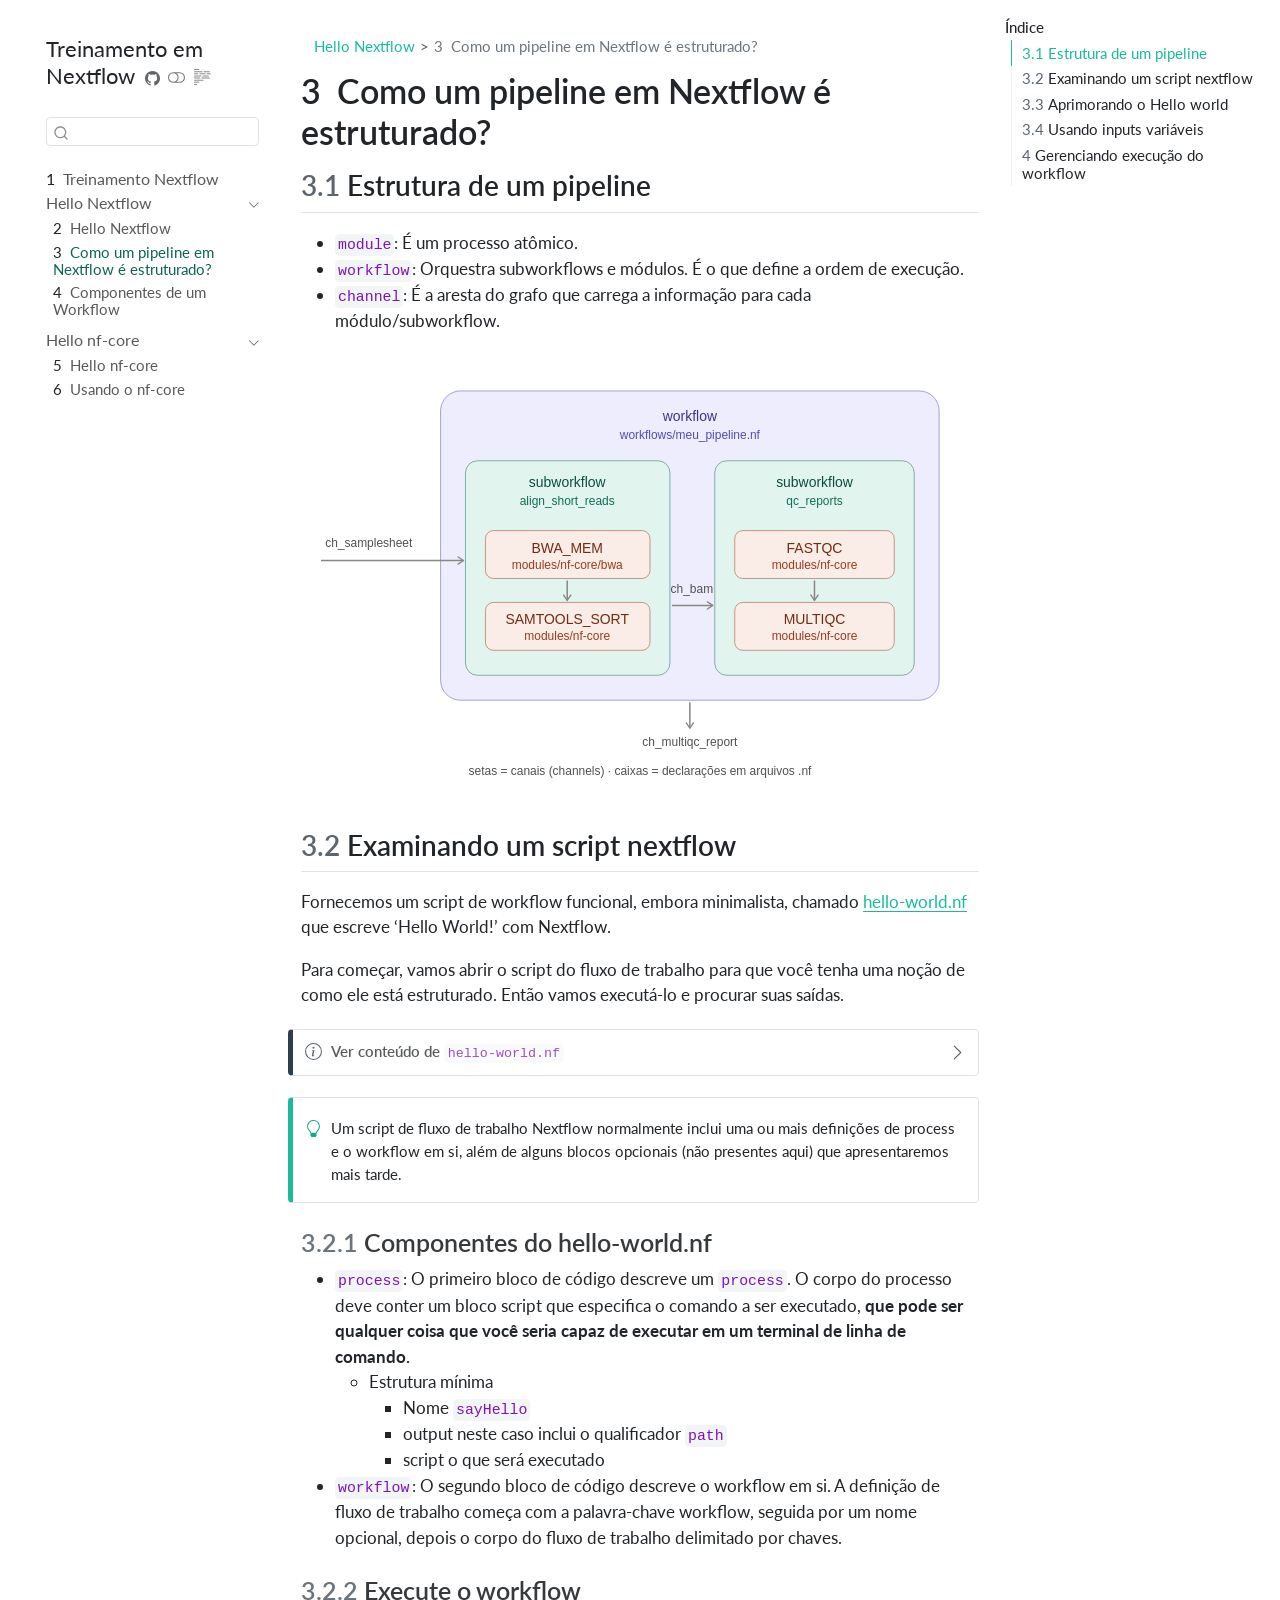
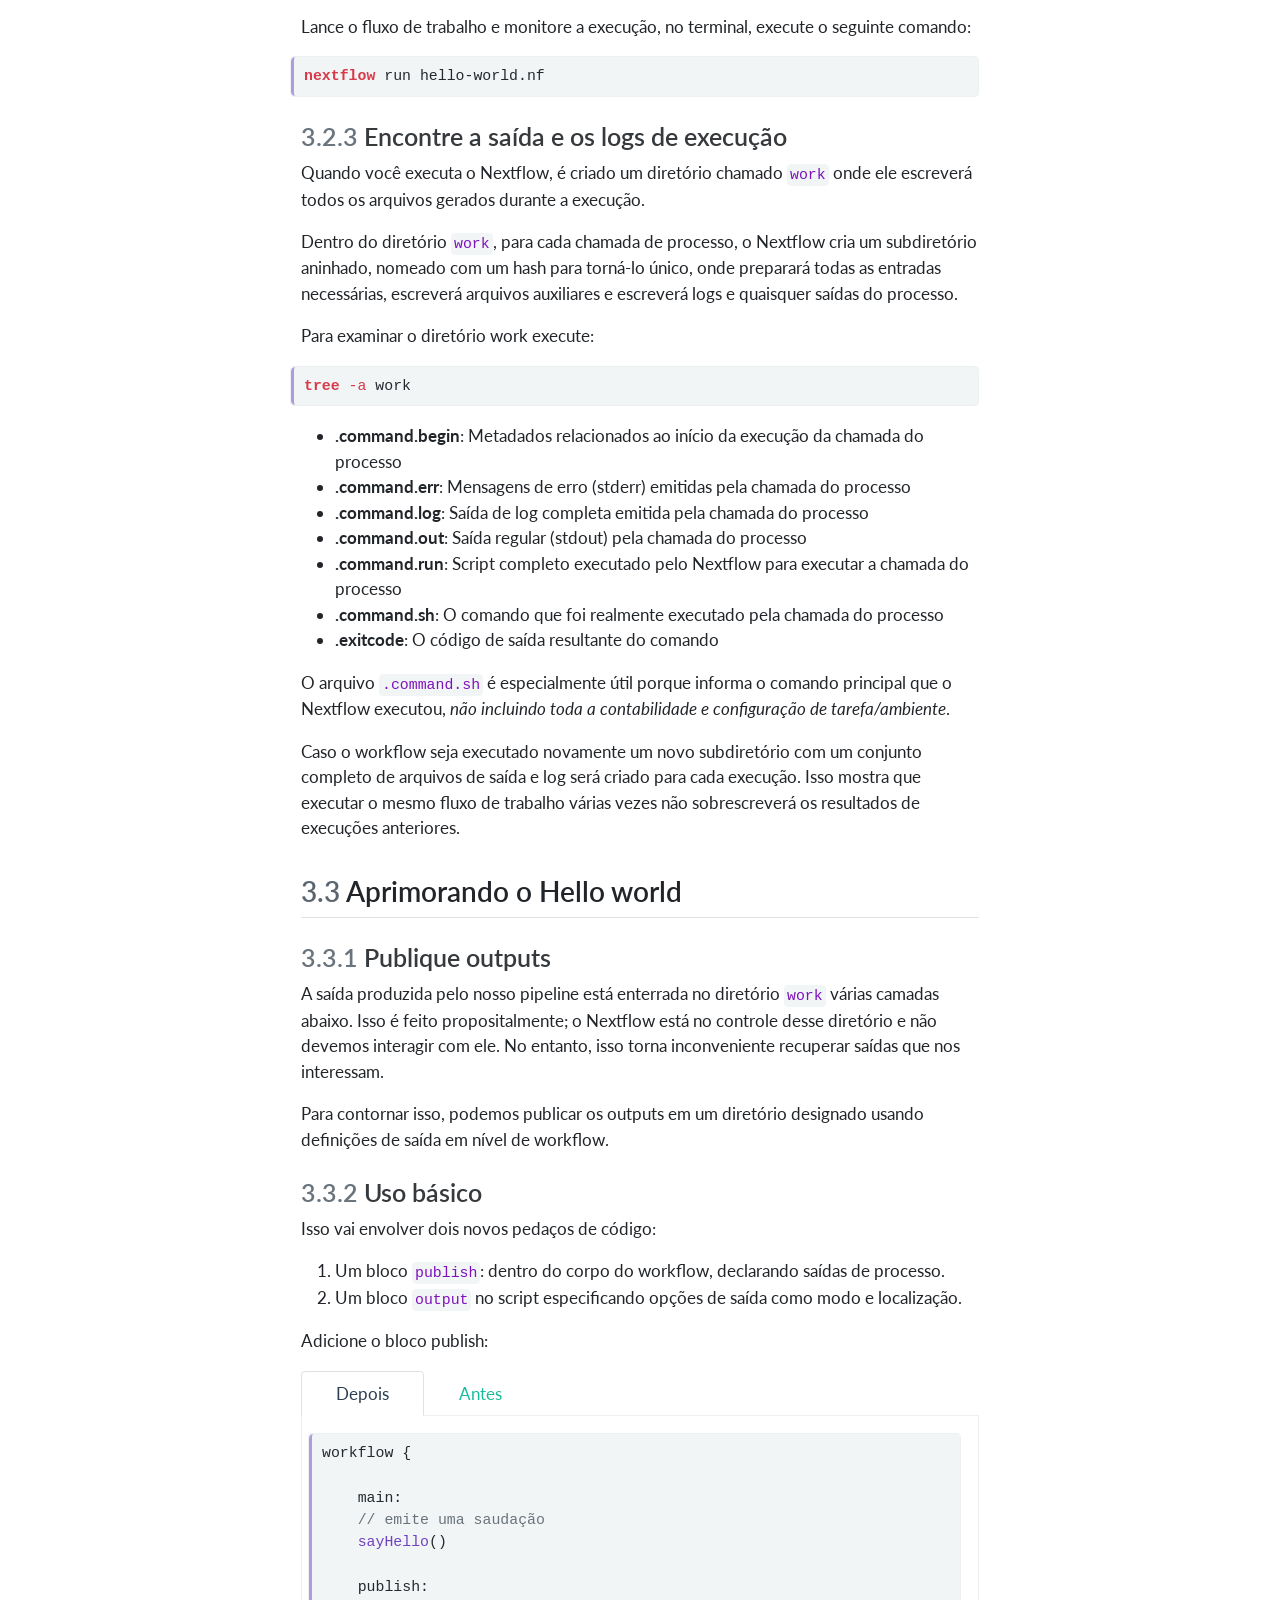
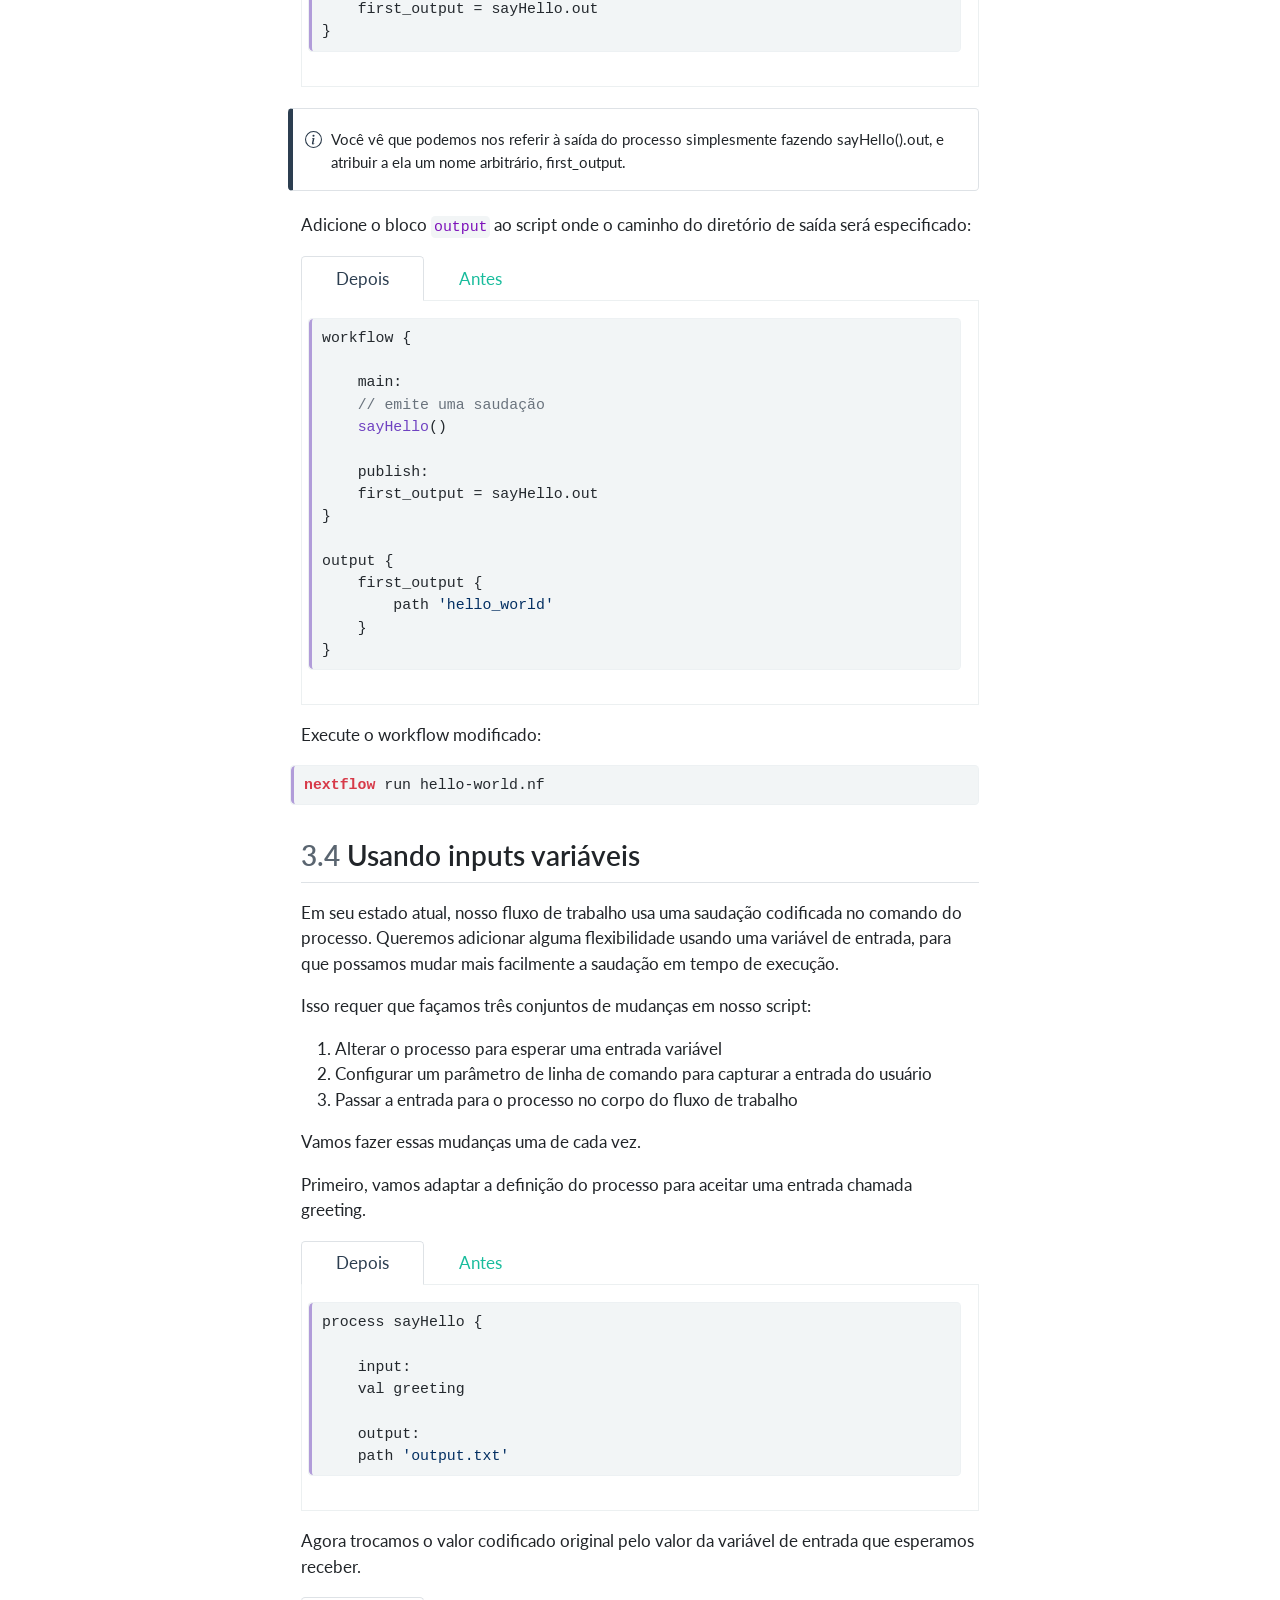
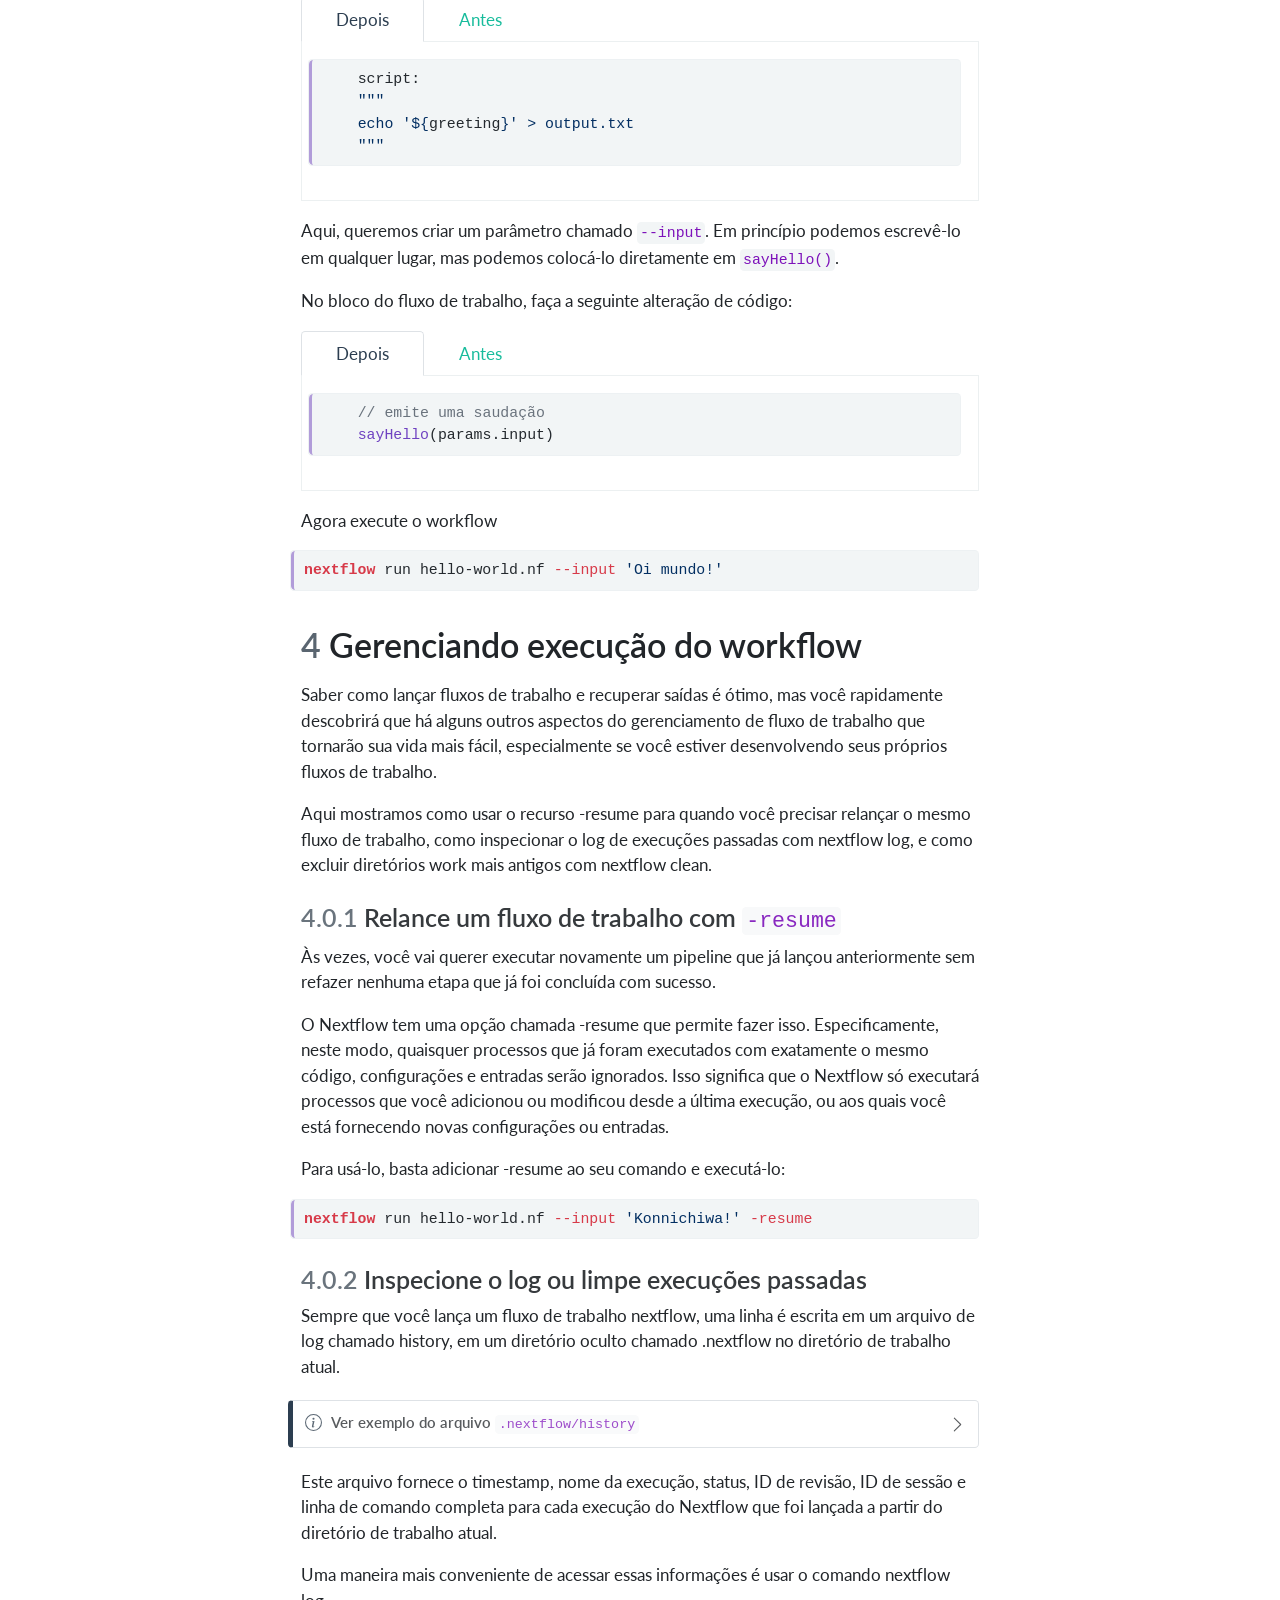
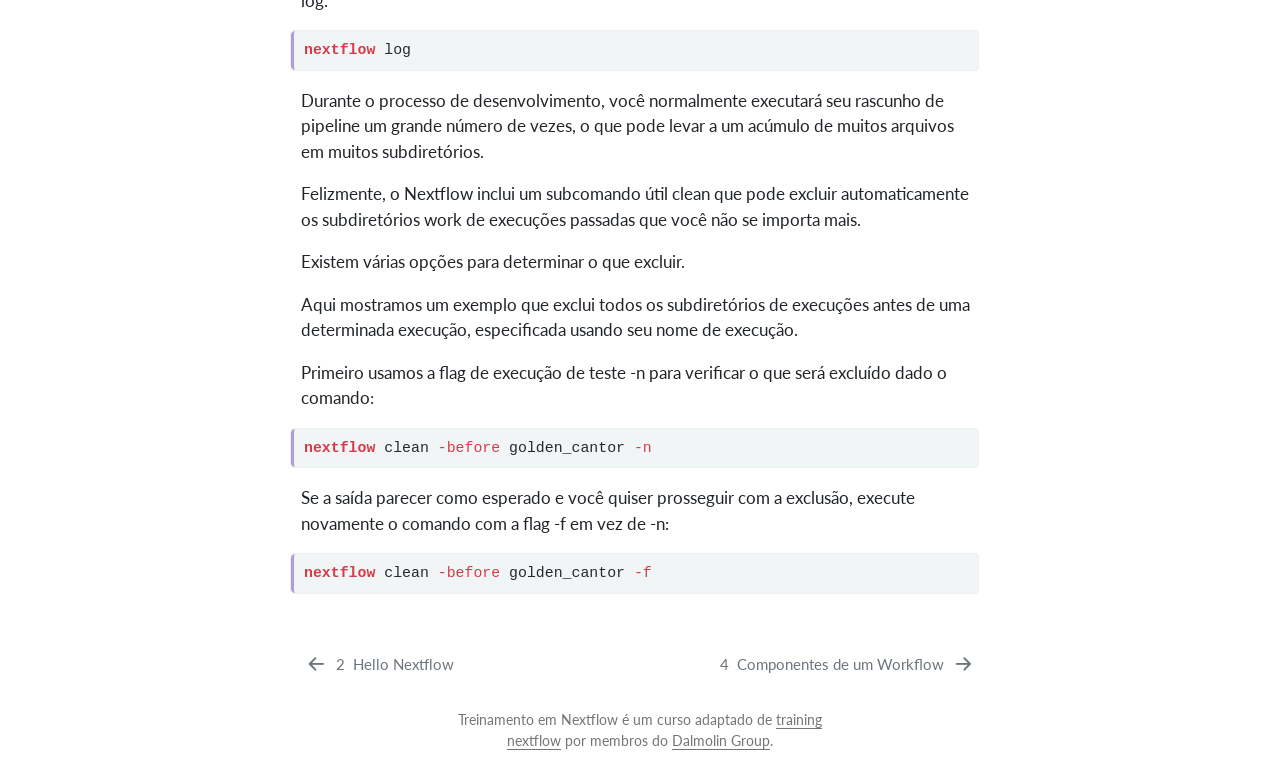
<file: 01_2_hello_nextflow.html>
<!DOCTYPE html>
<html xmlns="http://www.w3.org/1999/xhtml" lang="pt-BR" xml:lang="pt-BR"><head>

<meta charset="utf-8">
<meta name="generator" content="quarto-1.10.18">

<meta name="viewport" content="width=device-width, initial-scale=1.0, user-scalable=yes">


<title>3&nbsp; Como um pipeline em Nextflow é estruturado? – Treinamento em Nextflow</title>
<style>
/* Default styles provided by pandoc.
** See https://pandoc.org/MANUAL.html#variables-for-html for config info.
*/
span.smallcaps{font-variant: small-caps;}
div.columns{display: flex; gap: 1.5em;}
div.column{flex: auto;}
@media screen {
div.columns{gap: min(4vw, 1.5em);}
div.column{overflow-x: auto;}
}
div.hanging-indent{margin-left: 1.5em; text-indent: -1.5em;}
ul.task-list{list-style: none;}
ul.task-list li input[type="checkbox"] {
  width: 0.8em;
  margin: 0 0.8em 0.2em -1em; /* quarto-specific, see https://github.com/quarto-dev/quarto-cli/issues/4556 */ 
  vertical-align: middle;
}
/* CSS for syntax highlighting */
html { -webkit-text-size-adjust: 100%; }
pre > code.sourceCode { white-space: pre; position: relative; }
pre > code.sourceCode > span { display: inline-block; line-height: 1.25; }
pre > code.sourceCode > span:empty { height: 1.2em; }
.sourceCode { overflow: visible; }
code.sourceCode > span { color: inherit; text-decoration: inherit; }
div.sourceCode { margin: 1em 0; }
pre.sourceCode { margin: 0; }
@media screen {
div.sourceCode { overflow: auto; }
}
@media print {
pre > code.sourceCode { white-space: pre-wrap; }
pre > code.sourceCode > span { text-indent: -5em; padding-left: 5em; }
}
pre.numberSource code
  { counter-reset: source-line 0; }
pre.numberSource code > span
  { position: relative; left: -4em; counter-increment: source-line; }
pre.numberSource code > span > a:first-child::before
  { content: counter(source-line);
    position: relative; left: -1em; text-align: right; vertical-align: baseline;
    border: none; display: inline-block;
    -webkit-touch-callout: none; -webkit-user-select: none;
    -khtml-user-select: none; -moz-user-select: none;
    -ms-user-select: none; user-select: none;
    padding: 0 4px; width: 4em;
  }
pre.numberSource { margin-left: 3em;  padding-left: 4px; }
div.sourceCode
  {   }
@media screen {
pre > code.sourceCode > span > a:first-child::before { text-decoration: underline; }
}
</style>


<script src="site_libs/quarto-nav/quarto-nav.js"></script>
<script src="site_libs/quarto-nav/headroom.min.js"></script>
<script src="site_libs/clipboard/clipboard.min.js"></script>
<script src="site_libs/quarto-search/autocomplete.umd.js"></script>
<script src="site_libs/quarto-search/fuse.min.js"></script>
<script src="site_libs/quarto-search/quarto-search.js"></script>
<meta name="quarto:offset" content="./">
<link href="./01_3_hello_nextflow.html" rel="next">
<link href="./01_1_hello_nextflow.html" rel="prev">
<link href="./content/images/dalmolin_icon.svg" rel="icon" type="image/svg+xml">
<script src="site_libs/quarto-html/quarto.js" type="module"></script>
<script src="site_libs/quarto-html/tabsets/tabsets.js" type="module"></script>
<script src="site_libs/quarto-html/popper.min.js"></script>
<script src="site_libs/quarto-html/tippy.umd.min.js"></script>
<script src="site_libs/quarto-html/anchor.min.js"></script>
<link href="site_libs/quarto-html/tippy.css" rel="stylesheet">
<link href="site_libs/quarto-html/quarto-syntax-highlighting-bb62276ab45c84d9efd712f51ff97b5a.css" rel="stylesheet" class="quarto-color-scheme" id="quarto-text-highlighting-styles">
<link href="site_libs/quarto-html/quarto-syntax-highlighting-dark-5a1953863e1f72ef3b996ef827f01ca7.css" rel="stylesheet" class="quarto-color-scheme quarto-color-alternate" id="quarto-text-highlighting-styles">
<link href="site_libs/quarto-html/quarto-syntax-highlighting-bb62276ab45c84d9efd712f51ff97b5a.css" rel="stylesheet" class="quarto-color-scheme-extra" id="quarto-text-highlighting-styles">
<script src="site_libs/bootstrap/bootstrap.min.js"></script>
<link href="site_libs/bootstrap/bootstrap-icons.css" rel="stylesheet">
<link href="site_libs/bootstrap/bootstrap-a050de4d34cf3eeddbf44f5952d7ca52.min.css" rel="stylesheet" append-hash="true" class="quarto-color-scheme" id="quarto-bootstrap" data-mode="light">
<link href="site_libs/bootstrap/bootstrap-dark-06fa1cc2e77318c549d18d97d1bcbb19.min.css" rel="stylesheet" append-hash="true" class="quarto-color-scheme quarto-color-alternate" id="quarto-bootstrap" data-mode="dark">
<link href="site_libs/bootstrap/bootstrap-a050de4d34cf3eeddbf44f5952d7ca52.min.css" rel="stylesheet" append-hash="true" class="quarto-color-scheme-extra" id="quarto-bootstrap" data-mode="light">
<script id="quarto-search-options" type="application/json">{
  "location": "sidebar",
  "copy-button": false,
  "collapse-after": 3,
  "panel-placement": "start",
  "type": "textbox",
  "limit": 50,
  "keyboard-shortcut": [
    "f",
    "/",
    "s"
  ],
  "show-item-context": false,
  "language": {
    "search-no-results-text": "Nenhum resultado",
    "search-matching-documents-text": "documentos correspondentes",
    "search-copy-link-title": "Copiar link para a busca",
    "search-hide-matches-text": "Esconder correspondências adicionais",
    "search-more-match-text": "mais correspondência neste documento",
    "search-more-matches-text": "mais correspondências neste documento",
    "search-clear-button-title": "Limpar",
    "search-text-placeholder": "",
    "search-detached-cancel-button-title": "Cancelar",
    "search-submit-button-title": "Enviar",
    "search-label": "Procurar"
  }
}</script>


</head>

<body class="nav-sidebar floating quarto-light"><script id="quarto-html-before-body" type="application/javascript">
    const toggleBodyColorMode = (bsSheetEl) => {
      const mode = bsSheetEl.getAttribute("data-mode");
      const bodyEl = window.document.querySelector("body");
      if (mode === "dark") {
        bodyEl.classList.add("quarto-dark");
        bodyEl.classList.remove("quarto-light");
      } else {
        bodyEl.classList.add("quarto-light");
        bodyEl.classList.remove("quarto-dark");
      }
    }
    const toggleBodyColorPrimary = () => {
      const bsSheetEl = window.document.querySelector("link#quarto-bootstrap:not([rel=disabled-stylesheet])");
      if (bsSheetEl) {
        toggleBodyColorMode(bsSheetEl);
      }
    }
    const setColorSchemeToggle = (alternate) => {
      const toggles = window.document.querySelectorAll('.quarto-color-scheme-toggle');
      for (let i=0; i < toggles.length; i++) {
        const toggle = toggles[i];
        if (toggle) {
          if (alternate) {
            toggle.classList.add("alternate");
          } else {
            toggle.classList.remove("alternate");
          }
        }
      }
    };
    const toggleColorMode = (alternate) => {
      // Switch the stylesheets
      const primaryStylesheets = window.document.querySelectorAll('link.quarto-color-scheme:not(.quarto-color-alternate)');
      const alternateStylesheets = window.document.querySelectorAll('link.quarto-color-scheme.quarto-color-alternate');
      manageTransitions('#quarto-margin-sidebar .nav-link', false);
      if (alternate) {
        // note: dark is layered on light, we don't disable primary!
        enableStylesheet(alternateStylesheets);
        for (const sheetNode of alternateStylesheets) {
          if (sheetNode.id === "quarto-bootstrap") {
            toggleBodyColorMode(sheetNode);
          }
        }
      } else {
        disableStylesheet(alternateStylesheets);
        enableStylesheet(primaryStylesheets)
        toggleBodyColorPrimary();
      }
      manageTransitions('#quarto-margin-sidebar .nav-link', true);
      // Switch the toggles
      setColorSchemeToggle(alternate)
      // Hack to workaround the fact that safari doesn't
      // properly recolor the scrollbar when toggling (#1455)
      if (navigator.userAgent.indexOf('Safari') > 0 && navigator.userAgent.indexOf('Chrome') == -1) {
        manageTransitions("body", false);
        window.scrollTo(0, 1);
        setTimeout(() => {
          window.scrollTo(0, 0);
          manageTransitions("body", true);
        }, 40);
      }
    }
    const disableStylesheet = (stylesheets) => {
      for (let i=0; i < stylesheets.length; i++) {
        const stylesheet = stylesheets[i];
        stylesheet.rel = 'disabled-stylesheet';
      }
    }
    const enableStylesheet = (stylesheets) => {
      for (let i=0; i < stylesheets.length; i++) {
        const stylesheet = stylesheets[i];
        if(stylesheet.rel !== 'stylesheet') { // for Chrome, which will still FOUC without this check
          stylesheet.rel = 'stylesheet';
        }
      }
    }
    const manageTransitions = (selector, allowTransitions) => {
      const els = window.document.querySelectorAll(selector);
      for (let i=0; i < els.length; i++) {
        const el = els[i];
        if (allowTransitions) {
          el.classList.remove('notransition');
        } else {
          el.classList.add('notransition');
        }
      }
    }
    const isFileUrl = () => {
      return window.location.protocol === 'file:';
    }
    const hasAlternateSentinel = () => {
      let styleSentinel = getColorSchemeSentinel();
      if (styleSentinel !== null) {
        return styleSentinel === "alternate";
      } else {
        return false;
      }
    }
    const setStyleSentinel = (alternate) => {
      const value = alternate ? "alternate" : "default";
      if (!isFileUrl()) {
        window.localStorage.setItem("quarto-color-scheme", value);
      } else {
        localAlternateSentinel = value;
      }
    }
    const getColorSchemeSentinel = () => {
      if (!isFileUrl()) {
        const storageValue = window.localStorage.getItem("quarto-color-scheme");
        return storageValue != null ? storageValue : localAlternateSentinel;
      } else {
        return localAlternateSentinel;
      }
    }
    const toggleGiscusIfUsed = (isAlternate, darkModeDefault) => {
      const baseTheme = document.querySelector('#giscus-base-theme')?.value ?? 'light';
      const alternateTheme = document.querySelector('#giscus-alt-theme')?.value ?? 'dark';
      let newTheme = '';
      if(authorPrefersDark) {
        newTheme = isAlternate ? baseTheme : alternateTheme;
      } else {
        newTheme = isAlternate ? alternateTheme : baseTheme;
      }
      const changeGiscusTheme = () => {
        // From: https://github.com/giscus/giscus/issues/336
        const sendMessage = (message) => {
          const iframe = document.querySelector('iframe.giscus-frame');
          if (!iframe) return;
          iframe.contentWindow.postMessage({ giscus: message }, 'https://giscus.app');
        }
        sendMessage({
          setConfig: {
            theme: newTheme
          }
        });
      }
      const isGiscussLoaded = window.document.querySelector('iframe.giscus-frame') !== null;
      if (isGiscussLoaded) {
        changeGiscusTheme();
      }
    };
    const authorPrefersDark = false;
    const darkModeDefault = authorPrefersDark;
      document.querySelector('link#quarto-text-highlighting-styles.quarto-color-scheme-extra').rel = 'disabled-stylesheet';
      document.querySelector('link#quarto-bootstrap.quarto-color-scheme-extra').rel = 'disabled-stylesheet';
    let localAlternateSentinel = darkModeDefault ? 'alternate' : 'default';
    // Dark / light mode switch
    window.quartoToggleColorScheme = () => {
      // Read the current dark / light value
      let toAlternate = !hasAlternateSentinel();
      toggleColorMode(toAlternate);
      setStyleSentinel(toAlternate);
      toggleGiscusIfUsed(toAlternate, darkModeDefault);
      window.dispatchEvent(new Event('resize'));
    };
    // Switch to dark mode if need be
    if (hasAlternateSentinel()) {
      toggleColorMode(true);
    } else {
      toggleColorMode(false);
    }
  </script>

<div id="quarto-search-results"></div>
  <header id="quarto-header" class="headroom fixed-top">
  <nav class="quarto-secondary-nav">
    <div class="container-fluid d-flex">
      <button type="button" class="quarto-btn-toggle btn" data-bs-toggle="collapse" role="button" data-bs-target=".quarto-sidebar-collapse-item" aria-controls="quarto-sidebar" aria-expanded="false" aria-label="Alternar barra lateral" onclick="if (window.quartoToggleHeadroom) { window.quartoToggleHeadroom(); }">
        <i class="bi bi-layout-text-sidebar-reverse"></i>
      </button>
        <nav class="quarto-page-breadcrumbs" aria-label="breadcrumb"><ol class="breadcrumb"><li class="breadcrumb-item"><a href="./01_1_hello_nextflow.html">Hello Nextflow</a></li><li class="breadcrumb-item"><a href="./01_2_hello_nextflow.html"><span class="chapter-number">3</span>&nbsp; <span class="chapter-title">Como um pipeline em Nextflow é estruturado?</span></a></li></ol></nav>
        <a class="flex-grow-1" role="navigation" data-bs-toggle="collapse" data-bs-target=".quarto-sidebar-collapse-item" aria-controls="quarto-sidebar" aria-expanded="false" aria-label="Alternar barra lateral" onclick="if (window.quartoToggleHeadroom) { window.quartoToggleHeadroom(); }">      
        </a>
      <button type="button" class="btn quarto-search-button" aria-label="Procurar" onclick="window.quartoOpenSearch();">
        <i class="bi bi-search"></i>
      </button>
    </div>
  </nav>
</header>
<!-- content -->
<div id="quarto-content" class="quarto-container page-columns page-rows-contents page-layout-article">
<!-- sidebar -->
  <nav id="quarto-sidebar" class="sidebar collapse collapse-horizontal quarto-sidebar-collapse-item sidebar-navigation floating overflow-auto">
    <div class="pt-lg-2 mt-2 text-left sidebar-header">
    <div class="sidebar-title mb-0 py-0">
      <a href="./">Treinamento em Nextflow</a> 
        <div class="sidebar-tools-main tools-wide">
    <a href="https://github.com/dalmolingroup/nextflow_training" title="Código fonte" class="quarto-navigation-tool px-1" aria-label="Código fonte"><i class="bi bi-github"></i></a>
  <a href="" class="quarto-color-scheme-toggle quarto-navigation-tool  px-1" onclick="window.quartoToggleColorScheme(); return false;" title="Alternar modo escuro"><i class="bi"></i></a>
  <a href="" class="quarto-reader-toggle quarto-navigation-tool px-1" onclick="window.quartoToggleReader(); return false;" title="Alternar modo de leitor">
  <div class="quarto-reader-toggle-btn">
  <i class="bi"></i>
  </div>
</a>
</div>
    </div>
      </div>
        <div class="mt-2 flex-shrink-0 align-items-center">
        <div class="sidebar-search">
        <div id="quarto-search" class="" title="Procurar"></div>
        </div>
        </div>
    <div class="sidebar-menu-container"> 
    <ul class="list-unstyled mt-1">
        <li class="sidebar-item">
  <div class="sidebar-item-container"> 
  <a href="./index.html" class="sidebar-item-text sidebar-link">
 <span class="menu-text"><span class="chapter-number">1</span>&nbsp; <span class="chapter-title">Treinamento Nextflow</span></span></a>
  </div>
</li>
        <li class="sidebar-item sidebar-item-section">
      <div class="sidebar-item-container"> 
            <a class="sidebar-item-text sidebar-link text-start" data-bs-toggle="collapse" data-bs-target="#quarto-sidebar-section-1" role="navigation" aria-expanded="true">
 <span class="menu-text">Hello Nextflow</span></a>
          <a class="sidebar-item-toggle text-start" data-bs-toggle="collapse" data-bs-target="#quarto-sidebar-section-1" role="navigation" aria-expanded="true" aria-label="Alternar seção">
            <i class="bi bi-chevron-right ms-2"></i>
          </a> 
      </div>
      <ul id="quarto-sidebar-section-1" class="collapse list-unstyled sidebar-section depth1 show">  
          <li class="sidebar-item">
  <div class="sidebar-item-container"> 
  <a href="./01_1_hello_nextflow.html" class="sidebar-item-text sidebar-link">
 <span class="menu-text"><span class="chapter-number">2</span>&nbsp; <span class="chapter-title">Hello Nextflow</span></span></a>
  </div>
</li>
          <li class="sidebar-item">
  <div class="sidebar-item-container"> 
  <a href="./01_2_hello_nextflow.html" class="sidebar-item-text sidebar-link active">
 <span class="menu-text"><span class="chapter-number">3</span>&nbsp; <span class="chapter-title">Como um pipeline em Nextflow é estruturado?</span></span></a>
  </div>
</li>
          <li class="sidebar-item">
  <div class="sidebar-item-container"> 
  <a href="./01_3_hello_nextflow.html" class="sidebar-item-text sidebar-link">
 <span class="menu-text"><span class="chapter-number">4</span>&nbsp; <span class="chapter-title">Componentes de um Workflow</span></span></a>
  </div>
</li>
      </ul>
  </li>
        <li class="sidebar-item sidebar-item-section">
      <div class="sidebar-item-container"> 
            <a class="sidebar-item-text sidebar-link text-start" data-bs-toggle="collapse" data-bs-target="#quarto-sidebar-section-2" role="navigation" aria-expanded="true">
 <span class="menu-text">Hello nf-core</span></a>
          <a class="sidebar-item-toggle text-start" data-bs-toggle="collapse" data-bs-target="#quarto-sidebar-section-2" role="navigation" aria-expanded="true" aria-label="Alternar seção">
            <i class="bi bi-chevron-right ms-2"></i>
          </a> 
      </div>
      <ul id="quarto-sidebar-section-2" class="collapse list-unstyled sidebar-section depth1 show">  
          <li class="sidebar-item">
  <div class="sidebar-item-container"> 
  <a href="./02_1_hello_nf-core.html" class="sidebar-item-text sidebar-link">
 <span class="menu-text"><span class="chapter-number">5</span>&nbsp; <span class="chapter-title">Hello nf-core</span></span></a>
  </div>
</li>
          <li class="sidebar-item">
  <div class="sidebar-item-container"> 
  <a href="./02_2_hello_nf-core.html" class="sidebar-item-text sidebar-link">
 <span class="menu-text"><span class="chapter-number">6</span>&nbsp; <span class="chapter-title">Usando o nf-core</span></span></a>
  </div>
</li>
      </ul>
  </li>
    </ul>
    </div>
</nav>
<div id="quarto-sidebar-glass" class="quarto-sidebar-collapse-item" data-bs-toggle="collapse" data-bs-target=".quarto-sidebar-collapse-item"></div>
<!-- margin-sidebar -->
    <div id="quarto-margin-sidebar" class="sidebar margin-sidebar">
        <nav id="TOC" role="doc-toc" class="toc-active">
    <h2 id="toc-title">Índice</h2>
   
  <ul>
  <li><a href="#estrutura-de-um-pipeline" id="toc-estrutura-de-um-pipeline" class="nav-link active" data-scroll-target="#estrutura-de-um-pipeline"><span class="header-section-number">3.1</span> Estrutura de um pipeline</a></li>
  <li><a href="#examinando-um-script-nextflow" id="toc-examinando-um-script-nextflow" class="nav-link" data-scroll-target="#examinando-um-script-nextflow"><span class="header-section-number">3.2</span> Examinando um script nextflow</a>
  <ul class="collapse">
  <li><a href="#componentes-do-hello-world.nf" id="toc-componentes-do-hello-world.nf" class="nav-link" data-scroll-target="#componentes-do-hello-world.nf"><span class="header-section-number">3.2.1</span> Componentes do hello-world.nf</a></li>
  <li><a href="#execute-o-workflow" id="toc-execute-o-workflow" class="nav-link" data-scroll-target="#execute-o-workflow"><span class="header-section-number">3.2.2</span> Execute o workflow</a></li>
  <li><a href="#encontre-a-saída-e-os-logs-de-execução" id="toc-encontre-a-saída-e-os-logs-de-execução" class="nav-link" data-scroll-target="#encontre-a-saída-e-os-logs-de-execução"><span class="header-section-number">3.2.3</span> Encontre a saída e os logs de execução</a></li>
  </ul></li>
  <li><a href="#aprimorando-o-hello-world" id="toc-aprimorando-o-hello-world" class="nav-link" data-scroll-target="#aprimorando-o-hello-world"><span class="header-section-number">3.3</span> Aprimorando o Hello world</a>
  <ul class="collapse">
  <li><a href="#publique-outputs" id="toc-publique-outputs" class="nav-link" data-scroll-target="#publique-outputs"><span class="header-section-number">3.3.1</span> Publique outputs</a></li>
  <li><a href="#uso-básico" id="toc-uso-básico" class="nav-link" data-scroll-target="#uso-básico"><span class="header-section-number">3.3.2</span> Uso básico</a></li>
  </ul></li>
  <li><a href="#usando-inputs-variáveis" id="toc-usando-inputs-variáveis" class="nav-link" data-scroll-target="#usando-inputs-variáveis"><span class="header-section-number">3.4</span> Usando inputs variáveis</a></li>
  <li><a href="#gerenciando-execução-do-workflow" id="toc-gerenciando-execução-do-workflow" class="nav-link" data-scroll-target="#gerenciando-execução-do-workflow"><span class="header-section-number">4</span> Gerenciando execução do workflow</a>
  <ul class="collapse">
  <li><a href="#relance-um-fluxo-de-trabalho-com--resume" id="toc-relance-um-fluxo-de-trabalho-com--resume" class="nav-link" data-scroll-target="#relance-um-fluxo-de-trabalho-com--resume"><span class="header-section-number">4.0.1</span> Relance um fluxo de trabalho com <code>-resume</code></a></li>
  <li><a href="#inspecione-o-log-ou-limpe-execuções-passadas" id="toc-inspecione-o-log-ou-limpe-execuções-passadas" class="nav-link" data-scroll-target="#inspecione-o-log-ou-limpe-execuções-passadas"><span class="header-section-number">4.0.2</span> Inspecione o log ou limpe execuções passadas</a></li>
  </ul></li>
  </ul>
</nav>
    </div>
<!-- main -->
<main class="content" id="quarto-document-content">


<header id="title-block-header" class="quarto-title-block default"><nav class="quarto-page-breadcrumbs quarto-title-breadcrumbs d-none d-lg-block" aria-label="breadcrumb"><ol class="breadcrumb"><li class="breadcrumb-item"><a href="./01_1_hello_nextflow.html">Hello Nextflow</a></li><li class="breadcrumb-item"><a href="./01_2_hello_nextflow.html"><span class="chapter-number">3</span>&nbsp; <span class="chapter-title">Como um pipeline em Nextflow é estruturado?</span></a></li></ol></nav>
<div class="quarto-title">
<h1 class="title"><span class="chapter-number">3</span>&nbsp; <span class="chapter-title">Como um pipeline em Nextflow é estruturado?</span></h1>
</div>



<div class="quarto-title-meta">

    
  
    
  </div>
  


</header>


<section id="estrutura-de-um-pipeline" class="level2" data-number="3.1">
<h2 data-number="3.1" class="anchored" data-anchor-id="estrutura-de-um-pipeline"><span class="header-section-number">3.1</span> Estrutura de um pipeline</h2>
<ul>
<li><strong><code>module</code></strong>: É um processo atômico.</li>
<li><strong><code>workflow</code></strong>: Orquestra subworkflows e módulos. É o que define a ordem de execução.</li>
<li><strong><code>channel</code></strong>: É a aresta do grafo que carrega a informação para cada módulo/subworkflow.</li>
</ul>
<p><img src="images/nextflow_workflow_subworkflow_module_structure.svg" class="img-fluid"></p>
</section>
<section id="examinando-um-script-nextflow" class="level2" data-number="3.2">
<h2 data-number="3.2" class="anchored" data-anchor-id="examinando-um-script-nextflow"><span class="header-section-number">3.2</span> Examinando um script nextflow</h2>
<p>Fornecemos um script de workflow funcional, embora minimalista, chamado <a href="../hello_nextflow/hello-world.nf">hello-world.nf</a> que escreve ‘Hello World!’ com Nextflow.</p>
<p>Para começar, vamos abrir o script do fluxo de trabalho para que você tenha uma noção de como ele está estruturado. Então vamos executá-lo e procurar suas saídas.</p>
<div class="callout callout-style-simple callout-note callout-titled">
<div class="callout-header d-flex align-content-center collapsed" data-bs-toggle="collapse" data-bs-target=".callout-1-contents" aria-controls="callout-1" aria-expanded="false" aria-label="Toggle callout">
<div class="callout-icon-container">
<i class="callout-icon"></i>
</div>
<div class="callout-title-container flex-fill">
<span class="screen-reader-only">Nota</span>Ver conteúdo de <code>hello-world.nf</code>
</div>
<div class="callout-btn-toggle d-inline-block border-0 py-1 ps-1 pe-0 float-end"><i class="callout-toggle"></i></div>
</div>
<div id="callout-1" class="callout-1-contents callout-collapse collapse">
<div class="callout-body-container callout-body">
<div class="code-copy-outer-scaffold"><div class="sourceCode" id="cb1"><pre class="sourceCode groovy code-with-copy"><code class="sourceCode groovy"><span id="cb1-1"><a href="#cb1-1" aria-hidden="true" tabindex="-1"></a>#<span class="op">!</span><span class="st">/usr/</span>bin<span class="op">/</span>env nextflow</span>
<span id="cb1-2"><a href="#cb1-2" aria-hidden="true" tabindex="-1"></a></span>
<span id="cb1-3"><a href="#cb1-3" aria-hidden="true" tabindex="-1"></a><span class="co">/*</span></span>
<span id="cb1-4"><a href="#cb1-4" aria-hidden="true" tabindex="-1"></a><span class="co"> * Use echo to print 'Hello World!' to a file</span></span>
<span id="cb1-5"><a href="#cb1-5" aria-hidden="true" tabindex="-1"></a><span class="co"> */</span></span>
<span id="cb1-6"><a href="#cb1-6" aria-hidden="true" tabindex="-1"></a>process sayHello <span class="op">{</span></span>
<span id="cb1-7"><a href="#cb1-7" aria-hidden="true" tabindex="-1"></a></span>
<span id="cb1-8"><a href="#cb1-8" aria-hidden="true" tabindex="-1"></a>    output<span class="op">:</span></span>
<span id="cb1-9"><a href="#cb1-9" aria-hidden="true" tabindex="-1"></a>    path <span class="st">'output.txt'</span></span>
<span id="cb1-10"><a href="#cb1-10" aria-hidden="true" tabindex="-1"></a></span>
<span id="cb1-11"><a href="#cb1-11" aria-hidden="true" tabindex="-1"></a>    script<span class="op">:</span></span>
<span id="cb1-12"><a href="#cb1-12" aria-hidden="true" tabindex="-1"></a>    <span class="st">"""</span></span>
<span id="cb1-13"><a href="#cb1-13" aria-hidden="true" tabindex="-1"></a><span class="st">    echo 'Hello World!' &gt; output.txt</span></span>
<span id="cb1-14"><a href="#cb1-14" aria-hidden="true" tabindex="-1"></a><span class="st">    """</span></span>
<span id="cb1-15"><a href="#cb1-15" aria-hidden="true" tabindex="-1"></a><span class="op">}</span></span>
<span id="cb1-16"><a href="#cb1-16" aria-hidden="true" tabindex="-1"></a></span>
<span id="cb1-17"><a href="#cb1-17" aria-hidden="true" tabindex="-1"></a>workflow <span class="op">{</span></span>
<span id="cb1-18"><a href="#cb1-18" aria-hidden="true" tabindex="-1"></a></span>
<span id="cb1-19"><a href="#cb1-19" aria-hidden="true" tabindex="-1"></a>    main<span class="op">:</span></span>
<span id="cb1-20"><a href="#cb1-20" aria-hidden="true" tabindex="-1"></a>    <span class="co">// emit a greeting</span></span>
<span id="cb1-21"><a href="#cb1-21" aria-hidden="true" tabindex="-1"></a>    <span class="fu">sayHello</span><span class="op">()</span></span>
<span id="cb1-22"><a href="#cb1-22" aria-hidden="true" tabindex="-1"></a></span>
<span id="cb1-23"><a href="#cb1-23" aria-hidden="true" tabindex="-1"></a><span class="op">}</span></span></code></pre></div><button title="Copiar para a área de transferência" class="code-copy-button"><i class="bi"></i></button></div>
</div>
</div>
</div>
<div class="callout callout-style-simple callout-tip">
<div class="callout-body d-flex">
<div class="callout-icon-container">
<i class="callout-icon"></i>
</div>
<div class="callout-body-container">
<p>Um script de fluxo de trabalho Nextflow normalmente inclui uma ou mais definições de process e o workflow em si, além de alguns blocos opcionais (não presentes aqui) que apresentaremos mais tarde.</p>
</div>
</div>
</div>
<section id="componentes-do-hello-world.nf" class="level3" data-number="3.2.1">
<h3 data-number="3.2.1" class="anchored" data-anchor-id="componentes-do-hello-world.nf"><span class="header-section-number">3.2.1</span> Componentes do hello-world.nf</h3>
<ul>
<li><strong><code>process</code></strong>: O primeiro bloco de código descreve um <code>process</code>. O corpo do processo deve conter um bloco script que especifica o comando a ser executado, <strong>que pode ser qualquer coisa que você seria capaz de executar em um terminal de linha de comando.</strong>
<ul>
<li>Estrutura mínima
<ul>
<li>Nome <code>sayHello</code></li>
<li>output neste caso inclui o qualificador <code>path</code></li>
<li>script o que será executado</li>
</ul></li>
</ul></li>
<li><strong><code>workflow</code></strong>: O segundo bloco de código descreve o workflow em si. A definição de fluxo de trabalho começa com a palavra-chave workflow, seguida por um nome opcional, depois o corpo do fluxo de trabalho delimitado por chaves.</li>
</ul>
</section>
<section id="execute-o-workflow" class="level3" data-number="3.2.2">
<h3 data-number="3.2.2" class="anchored" data-anchor-id="execute-o-workflow"><span class="header-section-number">3.2.2</span> Execute o workflow</h3>
<p>Lance o fluxo de trabalho e monitore a execução, no terminal, execute o seguinte comando:</p>
<div class="code-copy-outer-scaffold"><div class="sourceCode" id="cb2"><pre class="sourceCode bash code-with-copy"><code class="sourceCode bash"><span id="cb2-1"><a href="#cb2-1" aria-hidden="true" tabindex="-1"></a><span class="ex">nextflow</span> run hello-world.nf</span></code></pre></div><button title="Copiar para a área de transferência" class="code-copy-button"><i class="bi"></i></button></div>
</section>
<section id="encontre-a-saída-e-os-logs-de-execução" class="level3" data-number="3.2.3">
<h3 data-number="3.2.3" class="anchored" data-anchor-id="encontre-a-saída-e-os-logs-de-execução"><span class="header-section-number">3.2.3</span> Encontre a saída e os logs de execução</h3>
<p>Quando você executa o Nextflow, é criado um diretório chamado <code>work</code> onde ele escreverá todos os arquivos gerados durante a execução.</p>
<p>Dentro do diretório <code>work</code>, para cada chamada de processo, o Nextflow cria um subdiretório aninhado, nomeado com um hash para torná-lo único, onde preparará todas as entradas necessárias, escreverá arquivos auxiliares e escreverá logs e quaisquer saídas do processo.</p>
<p>Para examinar o diretório work execute:</p>
<div class="code-copy-outer-scaffold"><div class="sourceCode" id="cb3"><pre class="sourceCode bash code-with-copy"><code class="sourceCode bash"><span id="cb3-1"><a href="#cb3-1" aria-hidden="true" tabindex="-1"></a><span class="ex">tree</span> <span class="at">-a</span> work</span></code></pre></div><button title="Copiar para a área de transferência" class="code-copy-button"><i class="bi"></i></button></div>
<ul>
<li><strong>.command.begin</strong>: Metadados relacionados ao início da execução da chamada do processo</li>
<li><strong>.command.err</strong>: Mensagens de erro (stderr) emitidas pela chamada do processo</li>
<li><strong>.command.log</strong>: Saída de log completa emitida pela chamada do processo</li>
<li><strong>.command.out</strong>: Saída regular (stdout) pela chamada do processo</li>
<li><strong>.command.run</strong>: Script completo executado pelo Nextflow para executar a chamada do processo</li>
<li><strong>.command.sh</strong>: O comando que foi realmente executado pela chamada do processo</li>
<li><strong>.exitcode</strong>: O código de saída resultante do comando</li>
</ul>
<p>O arquivo <code>.command.sh</code> é especialmente útil porque informa o comando principal que o Nextflow executou, <em>não incluindo toda a contabilidade e configuração de tarefa/ambiente</em>.</p>
<p>Caso o workflow seja executado novamente um novo subdiretório com um conjunto completo de arquivos de saída e log será criado para cada execução. Isso mostra que executar o mesmo fluxo de trabalho várias vezes não sobrescreverá os resultados de execuções anteriores.</p>
</section>
</section>
<section id="aprimorando-o-hello-world" class="level2" data-number="3.3">
<h2 data-number="3.3" class="anchored" data-anchor-id="aprimorando-o-hello-world"><span class="header-section-number">3.3</span> Aprimorando o Hello world</h2>
<section id="publique-outputs" class="level3" data-number="3.3.1">
<h3 data-number="3.3.1" class="anchored" data-anchor-id="publique-outputs"><span class="header-section-number">3.3.1</span> Publique outputs</h3>
<p>A saída produzida pelo nosso pipeline está enterrada no diretório <code>work</code> várias camadas abaixo. Isso é feito propositalmente; o Nextflow está no controle desse diretório e não devemos interagir com ele. No entanto, isso torna inconveniente recuperar saídas que nos interessam.</p>
<p>Para contornar isso, podemos publicar os outputs em um diretório designado usando definições de saída em nível de workflow.</p>
</section>
<section id="uso-básico" class="level3" data-number="3.3.2">
<h3 data-number="3.3.2" class="anchored" data-anchor-id="uso-básico"><span class="header-section-number">3.3.2</span> Uso básico</h3>
<p>Isso vai envolver dois novos pedaços de código:</p>
<ol type="1">
<li>Um bloco <code>publish</code>: dentro do corpo do workflow, declarando saídas de processo.</li>
<li>Um bloco <code>output</code> no script especificando opções de saída como modo e localização.</li>
</ol>
<p>Adicione o bloco publish:</p>
<div class="tabset-margin-container"></div><div class="panel-tabset">
<ul class="nav nav-tabs" role="tablist"><li class="nav-item" role="presentation"><a class="nav-link active" id="tabset-1-1-tab" data-bs-toggle="tab" data-bs-target="#tabset-1-1" role="tab" aria-controls="tabset-1-1" aria-selected="true" href="" aria-current="page">Depois</a></li><li class="nav-item" role="presentation"><a class="nav-link" id="tabset-1-2-tab" data-bs-toggle="tab" data-bs-target="#tabset-1-2" role="tab" aria-controls="tabset-1-2" aria-selected="false" href="">Antes</a></li></ul>
<div class="tab-content">
<div id="tabset-1-1" class="tab-pane active" role="tabpanel" aria-labelledby="tabset-1-1-tab">
<div class="code-copy-outer-scaffold"><div class="sourceCode" id="cb4"><pre class="sourceCode groovy code-with-copy"><code class="sourceCode groovy"><span id="cb4-1"><a href="#cb4-1" aria-hidden="true" tabindex="-1"></a>workflow <span class="op">{</span></span>
<span id="cb4-2"><a href="#cb4-2" aria-hidden="true" tabindex="-1"></a></span>
<span id="cb4-3"><a href="#cb4-3" aria-hidden="true" tabindex="-1"></a>    main<span class="op">:</span></span>
<span id="cb4-4"><a href="#cb4-4" aria-hidden="true" tabindex="-1"></a>    <span class="co">// emite uma saudação</span></span>
<span id="cb4-5"><a href="#cb4-5" aria-hidden="true" tabindex="-1"></a>    <span class="fu">sayHello</span><span class="op">()</span></span>
<span id="cb4-6"><a href="#cb4-6" aria-hidden="true" tabindex="-1"></a></span>
<span id="cb4-7"><a href="#cb4-7" aria-hidden="true" tabindex="-1"></a>    publish<span class="op">:</span></span>
<span id="cb4-8"><a href="#cb4-8" aria-hidden="true" tabindex="-1"></a>    first_output <span class="op">=</span> sayHello<span class="op">.</span>out</span>
<span id="cb4-9"><a href="#cb4-9" aria-hidden="true" tabindex="-1"></a><span class="op">}</span></span></code></pre></div><button title="Copiar para a área de transferência" class="code-copy-button"><i class="bi"></i></button></div>
</div>
<div id="tabset-1-2" class="tab-pane" role="tabpanel" aria-labelledby="tabset-1-2-tab">
<div class="code-copy-outer-scaffold"><div class="sourceCode" id="cb5"><pre class="sourceCode groovy code-with-copy"><code class="sourceCode groovy"><span id="cb5-1"><a href="#cb5-1" aria-hidden="true" tabindex="-1"></a>workflow <span class="op">{</span></span>
<span id="cb5-2"><a href="#cb5-2" aria-hidden="true" tabindex="-1"></a></span>
<span id="cb5-3"><a href="#cb5-3" aria-hidden="true" tabindex="-1"></a>    main<span class="op">:</span></span>
<span id="cb5-4"><a href="#cb5-4" aria-hidden="true" tabindex="-1"></a>    <span class="co">// emite uma saudação</span></span>
<span id="cb5-5"><a href="#cb5-5" aria-hidden="true" tabindex="-1"></a>    <span class="fu">sayHello</span><span class="op">()</span></span>
<span id="cb5-6"><a href="#cb5-6" aria-hidden="true" tabindex="-1"></a><span class="op">}</span></span></code></pre></div><button title="Copiar para a área de transferência" class="code-copy-button"><i class="bi"></i></button></div>
</div>
</div>
</div>
<div class="callout callout-style-simple callout-note">
<div class="callout-body d-flex">
<div class="callout-icon-container">
<i class="callout-icon"></i>
</div>
<div class="callout-body-container">
<p>Você vê que podemos nos referir à saída do processo simplesmente fazendo sayHello().out, e atribuir a ela um nome arbitrário, first_output.</p>
</div>
</div>
</div>
<p>Adicione o bloco <code>output</code> ao script onde o caminho do diretório de saída será especificado:</p>
<div class="tabset-margin-container"></div><div class="panel-tabset">
<ul class="nav nav-tabs" role="tablist"><li class="nav-item" role="presentation"><a class="nav-link active" id="tabset-2-1-tab" data-bs-toggle="tab" data-bs-target="#tabset-2-1" role="tab" aria-controls="tabset-2-1" aria-selected="true" href="">Depois</a></li><li class="nav-item" role="presentation"><a class="nav-link" id="tabset-2-2-tab" data-bs-toggle="tab" data-bs-target="#tabset-2-2" role="tab" aria-controls="tabset-2-2" aria-selected="false" href="">Antes</a></li></ul>
<div class="tab-content">
<div id="tabset-2-1" class="tab-pane active" role="tabpanel" aria-labelledby="tabset-2-1-tab">
<div class="code-copy-outer-scaffold"><div class="sourceCode" id="cb6"><pre class="sourceCode groovy code-with-copy"><code class="sourceCode groovy"><span id="cb6-1"><a href="#cb6-1" aria-hidden="true" tabindex="-1"></a>workflow <span class="op">{</span></span>
<span id="cb6-2"><a href="#cb6-2" aria-hidden="true" tabindex="-1"></a></span>
<span id="cb6-3"><a href="#cb6-3" aria-hidden="true" tabindex="-1"></a>    main<span class="op">:</span></span>
<span id="cb6-4"><a href="#cb6-4" aria-hidden="true" tabindex="-1"></a>    <span class="co">// emite uma saudação</span></span>
<span id="cb6-5"><a href="#cb6-5" aria-hidden="true" tabindex="-1"></a>    <span class="fu">sayHello</span><span class="op">()</span></span>
<span id="cb6-6"><a href="#cb6-6" aria-hidden="true" tabindex="-1"></a></span>
<span id="cb6-7"><a href="#cb6-7" aria-hidden="true" tabindex="-1"></a>    publish<span class="op">:</span></span>
<span id="cb6-8"><a href="#cb6-8" aria-hidden="true" tabindex="-1"></a>    first_output <span class="op">=</span> sayHello<span class="op">.</span>out</span>
<span id="cb6-9"><a href="#cb6-9" aria-hidden="true" tabindex="-1"></a><span class="op">}</span></span>
<span id="cb6-10"><a href="#cb6-10" aria-hidden="true" tabindex="-1"></a></span>
<span id="cb6-11"><a href="#cb6-11" aria-hidden="true" tabindex="-1"></a>output <span class="op">{</span></span>
<span id="cb6-12"><a href="#cb6-12" aria-hidden="true" tabindex="-1"></a>    first_output <span class="op">{</span></span>
<span id="cb6-13"><a href="#cb6-13" aria-hidden="true" tabindex="-1"></a>        path <span class="st">'hello_world'</span></span>
<span id="cb6-14"><a href="#cb6-14" aria-hidden="true" tabindex="-1"></a>    <span class="op">}</span></span>
<span id="cb6-15"><a href="#cb6-15" aria-hidden="true" tabindex="-1"></a><span class="op">}</span></span></code></pre></div><button title="Copiar para a área de transferência" class="code-copy-button"><i class="bi"></i></button></div>
</div>
<div id="tabset-2-2" class="tab-pane" role="tabpanel" aria-labelledby="tabset-2-2-tab">
<div class="code-copy-outer-scaffold"><div class="sourceCode" id="cb7"><pre class="sourceCode groovy code-with-copy"><code class="sourceCode groovy"><span id="cb7-1"><a href="#cb7-1" aria-hidden="true" tabindex="-1"></a>workflow <span class="op">{</span></span>
<span id="cb7-2"><a href="#cb7-2" aria-hidden="true" tabindex="-1"></a></span>
<span id="cb7-3"><a href="#cb7-3" aria-hidden="true" tabindex="-1"></a>    main<span class="op">:</span></span>
<span id="cb7-4"><a href="#cb7-4" aria-hidden="true" tabindex="-1"></a>    <span class="co">// emite uma saudação</span></span>
<span id="cb7-5"><a href="#cb7-5" aria-hidden="true" tabindex="-1"></a>    <span class="fu">sayHello</span><span class="op">()</span></span>
<span id="cb7-6"><a href="#cb7-6" aria-hidden="true" tabindex="-1"></a></span>
<span id="cb7-7"><a href="#cb7-7" aria-hidden="true" tabindex="-1"></a>    publish<span class="op">:</span></span>
<span id="cb7-8"><a href="#cb7-8" aria-hidden="true" tabindex="-1"></a>    first_output <span class="op">=</span> sayHello<span class="op">.</span>out</span>
<span id="cb7-9"><a href="#cb7-9" aria-hidden="true" tabindex="-1"></a><span class="op">}</span></span></code></pre></div><button title="Copiar para a área de transferência" class="code-copy-button"><i class="bi"></i></button></div>
</div>
</div>
</div>
<p>Execute o workflow modificado:</p>
<div class="code-copy-outer-scaffold"><div class="sourceCode" id="cb8"><pre class="sourceCode bash code-with-copy"><code class="sourceCode bash"><span id="cb8-1"><a href="#cb8-1" aria-hidden="true" tabindex="-1"></a><span class="ex">nextflow</span> run hello-world.nf</span></code></pre></div><button title="Copiar para a área de transferência" class="code-copy-button"><i class="bi"></i></button></div>
</section>
</section>
<section id="usando-inputs-variáveis" class="level2" data-number="3.4">
<h2 data-number="3.4" class="anchored" data-anchor-id="usando-inputs-variáveis"><span class="header-section-number">3.4</span> Usando inputs variáveis</h2>
<p>Em seu estado atual, nosso fluxo de trabalho usa uma saudação codificada no comando do processo. Queremos adicionar alguma flexibilidade usando uma variável de entrada, para que possamos mudar mais facilmente a saudação em tempo de execução.</p>
<p>Isso requer que façamos três conjuntos de mudanças em nosso script:</p>
<ol type="1">
<li>Alterar o processo para esperar uma entrada variável</li>
<li>Configurar um parâmetro de linha de comando para capturar a entrada do usuário</li>
<li>Passar a entrada para o processo no corpo do fluxo de trabalho</li>
</ol>
<p>Vamos fazer essas mudanças uma de cada vez.</p>
<p>Primeiro, vamos adaptar a definição do processo para aceitar uma entrada chamada greeting.</p>
<div class="tabset-margin-container"></div><div class="panel-tabset">
<ul class="nav nav-tabs" role="tablist"><li class="nav-item" role="presentation"><a class="nav-link active" id="tabset-3-1-tab" data-bs-toggle="tab" data-bs-target="#tabset-3-1" role="tab" aria-controls="tabset-3-1" aria-selected="true" href="">Depois</a></li><li class="nav-item" role="presentation"><a class="nav-link" id="tabset-3-2-tab" data-bs-toggle="tab" data-bs-target="#tabset-3-2" role="tab" aria-controls="tabset-3-2" aria-selected="false" href="">Antes</a></li></ul>
<div class="tab-content">
<div id="tabset-3-1" class="tab-pane active" role="tabpanel" aria-labelledby="tabset-3-1-tab">
<div class="code-copy-outer-scaffold"><div class="sourceCode" id="cb9"><pre class="sourceCode groovy code-with-copy"><code class="sourceCode groovy"><span id="cb9-1"><a href="#cb9-1" aria-hidden="true" tabindex="-1"></a>process sayHello <span class="op">{</span></span>
<span id="cb9-2"><a href="#cb9-2" aria-hidden="true" tabindex="-1"></a></span>
<span id="cb9-3"><a href="#cb9-3" aria-hidden="true" tabindex="-1"></a>    input<span class="op">:</span></span>
<span id="cb9-4"><a href="#cb9-4" aria-hidden="true" tabindex="-1"></a>    val greeting</span>
<span id="cb9-5"><a href="#cb9-5" aria-hidden="true" tabindex="-1"></a></span>
<span id="cb9-6"><a href="#cb9-6" aria-hidden="true" tabindex="-1"></a>    output<span class="op">:</span></span>
<span id="cb9-7"><a href="#cb9-7" aria-hidden="true" tabindex="-1"></a>    path <span class="st">'output.txt'</span></span></code></pre></div><button title="Copiar para a área de transferência" class="code-copy-button"><i class="bi"></i></button></div>
</div>
<div id="tabset-3-2" class="tab-pane" role="tabpanel" aria-labelledby="tabset-3-2-tab">
<div class="code-copy-outer-scaffold"><div class="sourceCode" id="cb10"><pre class="sourceCode groovy code-with-copy"><code class="sourceCode groovy"><span id="cb10-1"><a href="#cb10-1" aria-hidden="true" tabindex="-1"></a>process sayHello <span class="op">{</span></span>
<span id="cb10-2"><a href="#cb10-2" aria-hidden="true" tabindex="-1"></a></span>
<span id="cb10-3"><a href="#cb10-3" aria-hidden="true" tabindex="-1"></a>    output<span class="op">:</span></span>
<span id="cb10-4"><a href="#cb10-4" aria-hidden="true" tabindex="-1"></a>    path <span class="st">'output.txt'</span></span></code></pre></div><button title="Copiar para a área de transferência" class="code-copy-button"><i class="bi"></i></button></div>
</div>
</div>
</div>
<p>Agora trocamos o valor codificado original pelo valor da variável de entrada que esperamos receber.</p>
<div class="tabset-margin-container"></div><div class="panel-tabset">
<ul class="nav nav-tabs" role="tablist"><li class="nav-item" role="presentation"><a class="nav-link active" id="tabset-4-1-tab" data-bs-toggle="tab" data-bs-target="#tabset-4-1" role="tab" aria-controls="tabset-4-1" aria-selected="true" href="">Depois</a></li><li class="nav-item" role="presentation"><a class="nav-link" id="tabset-4-2-tab" data-bs-toggle="tab" data-bs-target="#tabset-4-2" role="tab" aria-controls="tabset-4-2" aria-selected="false" href="">Antes</a></li></ul>
<div class="tab-content">
<div id="tabset-4-1" class="tab-pane active" role="tabpanel" aria-labelledby="tabset-4-1-tab">
<div class="code-copy-outer-scaffold"><div class="sourceCode" id="cb11"><pre class="sourceCode groovy code-with-copy"><code class="sourceCode groovy"><span id="cb11-1"><a href="#cb11-1" aria-hidden="true" tabindex="-1"></a>    script<span class="op">:</span></span>
<span id="cb11-2"><a href="#cb11-2" aria-hidden="true" tabindex="-1"></a>    <span class="st">"""</span></span>
<span id="cb11-3"><a href="#cb11-3" aria-hidden="true" tabindex="-1"></a><span class="st">    echo '</span><span class="ss">${</span>greeting<span class="ss">}</span><span class="st">' &gt; output.txt</span></span>
<span id="cb11-4"><a href="#cb11-4" aria-hidden="true" tabindex="-1"></a><span class="st">    """</span></span></code></pre></div><button title="Copiar para a área de transferência" class="code-copy-button"><i class="bi"></i></button></div>
</div>
<div id="tabset-4-2" class="tab-pane" role="tabpanel" aria-labelledby="tabset-4-2-tab">
<div class="code-copy-outer-scaffold"><div class="sourceCode" id="cb12"><pre class="sourceCode groovy code-with-copy"><code class="sourceCode groovy"><span id="cb12-1"><a href="#cb12-1" aria-hidden="true" tabindex="-1"></a>    script<span class="op">:</span></span>
<span id="cb12-2"><a href="#cb12-2" aria-hidden="true" tabindex="-1"></a>    <span class="st">"""</span></span>
<span id="cb12-3"><a href="#cb12-3" aria-hidden="true" tabindex="-1"></a><span class="st">    echo 'Hello World!' &gt; output.txt</span></span>
<span id="cb12-4"><a href="#cb12-4" aria-hidden="true" tabindex="-1"></a><span class="st">    """</span></span></code></pre></div><button title="Copiar para a área de transferência" class="code-copy-button"><i class="bi"></i></button></div>
</div>
</div>
</div>
<p>Aqui, queremos criar um parâmetro chamado <code>--input</code>. Em princípio podemos escrevê-lo em qualquer lugar, mas podemos colocá-lo diretamente em <code>sayHello()</code>.</p>
<p>No bloco do fluxo de trabalho, faça a seguinte alteração de código:</p>
<div class="tabset-margin-container"></div><div class="panel-tabset">
<ul class="nav nav-tabs" role="tablist"><li class="nav-item" role="presentation"><a class="nav-link active" id="tabset-5-1-tab" data-bs-toggle="tab" data-bs-target="#tabset-5-1" role="tab" aria-controls="tabset-5-1" aria-selected="true" href="">Depois</a></li><li class="nav-item" role="presentation"><a class="nav-link" id="tabset-5-2-tab" data-bs-toggle="tab" data-bs-target="#tabset-5-2" role="tab" aria-controls="tabset-5-2" aria-selected="false" href="">Antes</a></li></ul>
<div class="tab-content">
<div id="tabset-5-1" class="tab-pane active" role="tabpanel" aria-labelledby="tabset-5-1-tab">
<div class="code-copy-outer-scaffold"><div class="sourceCode" id="cb13"><pre class="sourceCode groovy code-with-copy"><code class="sourceCode groovy"><span id="cb13-1"><a href="#cb13-1" aria-hidden="true" tabindex="-1"></a>    <span class="co">// emite uma saudação</span></span>
<span id="cb13-2"><a href="#cb13-2" aria-hidden="true" tabindex="-1"></a>    <span class="fu">sayHello</span><span class="op">(</span>params<span class="op">.</span>input<span class="op">)</span></span></code></pre></div><button title="Copiar para a área de transferência" class="code-copy-button"><i class="bi"></i></button></div>
</div>
<div id="tabset-5-2" class="tab-pane" role="tabpanel" aria-labelledby="tabset-5-2-tab">
<div class="code-copy-outer-scaffold"><div class="sourceCode" id="cb14"><pre class="sourceCode groovy code-with-copy"><code class="sourceCode groovy"><span id="cb14-1"><a href="#cb14-1" aria-hidden="true" tabindex="-1"></a>    <span class="co">// emite uma saudação</span></span>
<span id="cb14-2"><a href="#cb14-2" aria-hidden="true" tabindex="-1"></a>    <span class="fu">sayHello</span><span class="op">()</span></span></code></pre></div><button title="Copiar para a área de transferência" class="code-copy-button"><i class="bi"></i></button></div>
</div>
</div>
</div>
<p>Agora execute o workflow</p>
<div class="code-copy-outer-scaffold"><div class="sourceCode" id="cb15"><pre class="sourceCode bash code-with-copy"><code class="sourceCode bash"><span id="cb15-1"><a href="#cb15-1" aria-hidden="true" tabindex="-1"></a><span class="ex">nextflow</span> run hello-world.nf <span class="at">--input</span> <span class="st">'Oi mundo!'</span></span></code></pre></div><button title="Copiar para a área de transferência" class="code-copy-button"><i class="bi"></i></button></div>
</section>
<section id="gerenciando-execução-do-workflow" class="level1" data-number="4">
<h1 data-number="4"><span class="header-section-number">4</span> Gerenciando execução do workflow</h1>
<p>Saber como lançar fluxos de trabalho e recuperar saídas é ótimo, mas você rapidamente descobrirá que há alguns outros aspectos do gerenciamento de fluxo de trabalho que tornarão sua vida mais fácil, especialmente se você estiver desenvolvendo seus próprios fluxos de trabalho.</p>
<p>Aqui mostramos como usar o recurso -resume para quando você precisar relançar o mesmo fluxo de trabalho, como inspecionar o log de execuções passadas com nextflow log, e como excluir diretórios work mais antigos com nextflow clean.</p>
<section id="relance-um-fluxo-de-trabalho-com--resume" class="level3" data-number="4.0.1">
<h3 data-number="4.0.1" class="anchored" data-anchor-id="relance-um-fluxo-de-trabalho-com--resume"><span class="header-section-number">4.0.1</span> Relance um fluxo de trabalho com <code>-resume</code></h3>
<p>Às vezes, você vai querer executar novamente um pipeline que já lançou anteriormente sem refazer nenhuma etapa que já foi concluída com sucesso.</p>
<p>O Nextflow tem uma opção chamada -resume que permite fazer isso. Especificamente, neste modo, quaisquer processos que já foram executados com exatamente o mesmo código, configurações e entradas serão ignorados. Isso significa que o Nextflow só executará processos que você adicionou ou modificou desde a última execução, ou aos quais você está fornecendo novas configurações ou entradas.</p>
<p>Para usá-lo, basta adicionar -resume ao seu comando e executá-lo:</p>
<div class="code-copy-outer-scaffold"><div class="sourceCode" id="cb16"><pre class="sourceCode bash code-with-copy"><code class="sourceCode bash"><span id="cb16-1"><a href="#cb16-1" aria-hidden="true" tabindex="-1"></a><span class="ex">nextflow</span> run hello-world.nf <span class="at">--input</span> <span class="st">'Konnichiwa!'</span> <span class="at">-resume</span></span></code></pre></div><button title="Copiar para a área de transferência" class="code-copy-button"><i class="bi"></i></button></div>
</section>
<section id="inspecione-o-log-ou-limpe-execuções-passadas" class="level3" data-number="4.0.2">
<h3 data-number="4.0.2" class="anchored" data-anchor-id="inspecione-o-log-ou-limpe-execuções-passadas"><span class="header-section-number">4.0.2</span> Inspecione o log ou limpe execuções passadas</h3>
<p>Sempre que você lança um fluxo de trabalho nextflow, uma linha é escrita em um arquivo de log chamado history, em um diretório oculto chamado .nextflow no diretório de trabalho atual.</p>
<div class="callout callout-style-simple callout-note callout-titled">
<div class="callout-header d-flex align-content-center collapsed" data-bs-toggle="collapse" data-bs-target=".callout-2-contents" aria-controls="callout-2" aria-expanded="false" aria-label="Toggle callout">
<div class="callout-icon-container">
<i class="callout-icon"></i>
</div>
<div class="callout-title-container flex-fill">
<span class="screen-reader-only">Nota</span>Ver exemplo do arquivo <code>.nextflow/history</code>
</div>
<div class="callout-btn-toggle d-inline-block border-0 py-1 ps-1 pe-0 float-end"><i class="callout-toggle"></i></div>
</div>
<div id="callout-2" class="callout-2-contents callout-collapse collapse">
<div class="callout-body-container callout-body">
<div class="code-copy-outer-scaffold"><div class="sourceCode" id="cb17"><pre class="sourceCode default code-with-copy"><code class="sourceCode default"><span id="cb17-1"><a href="#cb17-1" aria-hidden="true" tabindex="-1"></a>2024-11-05 10:32:15 5m 23s  golden_cantor   OK  a1b2c3d4    1a2b3c4d-...    nextflow run hello-world.nf</span>
<span id="cb17-2"><a href="#cb17-2" aria-hidden="true" tabindex="-1"></a>2024-11-05 10:41:07 3m 12s  elegant_curie   OK  a1b2c3d4    5e6f7a8b-...    nextflow run hello-world.nf --input 'Bonjour!'</span>
<span id="cb17-3"><a href="#cb17-3" aria-hidden="true" tabindex="-1"></a>2024-11-05 11:02:44 4m 58s  naughty_lorenz  ERR a1b2c3d4    9c0d1e2f-...    nextflow run hello-world.nf --input 'Konnichiwa!' -resume</span></code></pre></div><button title="Copiar para a área de transferência" class="code-copy-button"><i class="bi"></i></button></div>
<p>Cada linha: timestamp, duração, nome da execução, status, ID de revisão, ID de sessão, linha de comando.</p>
</div>
</div>
</div>
<p>Este arquivo fornece o timestamp, nome da execução, status, ID de revisão, ID de sessão e linha de comando completa para cada execução do Nextflow que foi lançada a partir do diretório de trabalho atual.</p>
<p>Uma maneira mais conveniente de acessar essas informações é usar o comando nextflow log.</p>
<div class="code-copy-outer-scaffold"><div class="sourceCode" id="cb18"><pre class="sourceCode bash code-with-copy"><code class="sourceCode bash"><span id="cb18-1"><a href="#cb18-1" aria-hidden="true" tabindex="-1"></a><span class="ex">nextflow</span> log</span></code></pre></div><button title="Copiar para a área de transferência" class="code-copy-button"><i class="bi"></i></button></div>
<p>Durante o processo de desenvolvimento, você normalmente executará seu rascunho de pipeline um grande número de vezes, o que pode levar a um acúmulo de muitos arquivos em muitos subdiretórios.</p>
<p>Felizmente, o Nextflow inclui um subcomando útil clean que pode excluir automaticamente os subdiretórios work de execuções passadas que você não se importa mais.</p>
<p>Existem várias opções para determinar o que excluir.</p>
<p>Aqui mostramos um exemplo que exclui todos os subdiretórios de execuções antes de uma determinada execução, especificada usando seu nome de execução.</p>
<p>Primeiro usamos a flag de execução de teste -n para verificar o que será excluído dado o comando:</p>
<div class="code-copy-outer-scaffold"><div class="sourceCode" id="cb19"><pre class="sourceCode bash code-with-copy"><code class="sourceCode bash"><span id="cb19-1"><a href="#cb19-1" aria-hidden="true" tabindex="-1"></a><span class="ex">nextflow</span> clean <span class="at">-before</span> golden_cantor <span class="at">-n</span></span></code></pre></div><button title="Copiar para a área de transferência" class="code-copy-button"><i class="bi"></i></button></div>
<p>Se a saída parecer como esperado e você quiser prosseguir com a exclusão, execute novamente o comando com a flag -f em vez de -n:</p>
<div class="code-copy-outer-scaffold"><div class="sourceCode" id="cb20"><pre class="sourceCode bash code-with-copy"><code class="sourceCode bash"><span id="cb20-1"><a href="#cb20-1" aria-hidden="true" tabindex="-1"></a><span class="ex">nextflow</span> clean <span class="at">-before</span> golden_cantor <span class="at">-f</span></span></code></pre></div><button title="Copiar para a área de transferência" class="code-copy-button"><i class="bi"></i></button></div>


</section>
</section>

</main> <!-- /main -->
<script id="quarto-html-after-body" type="application/javascript">
  window.document.addEventListener("DOMContentLoaded", function (event) {
    // Ensure there is a toggle, if there isn't float one in the top right
    if (window.document.querySelector('.quarto-color-scheme-toggle') === null) {
      const a = window.document.createElement('a');
      a.classList.add('top-right');
      a.classList.add('quarto-color-scheme-toggle');
      a.href = "";
      a.onclick = function() { try { window.quartoToggleColorScheme(); } catch {} return false; };
      const i = window.document.createElement("i");
      i.classList.add('bi');
      a.appendChild(i);
      window.document.body.appendChild(a);
    }
    setColorSchemeToggle(hasAlternateSentinel())
    const icon = "";
    const anchorJS = new window.AnchorJS();
    anchorJS.options = {
      placement: 'right',
      icon: icon
    };
    anchorJS.add('.anchored');
    const isCodeAnnotation = (el) => {
      for (const clz of el.classList) {
        if (clz.startsWith('code-annotation-')) {                     
          return true;
        }
      }
      return false;
    }
    const onCopySuccess = function(e) {
      // button target
      const button = e.trigger;
      // don't keep focus
      button.blur();
      // flash "checked"
      button.classList.add('code-copy-button-checked');
      var currentTitle = button.getAttribute("title");
      button.setAttribute("title", "Copiada");
      let tooltip;
      if (window.bootstrap) {
        button.setAttribute("data-bs-toggle", "tooltip");
        button.setAttribute("data-bs-placement", "left");
        button.setAttribute("data-bs-title", "Copiada");
        tooltip = new bootstrap.Tooltip(button, 
          { trigger: "manual", 
            customClass: "code-copy-button-tooltip",
            offset: [0, -8]});
        tooltip.show();    
      }
      setTimeout(function() {
        if (tooltip) {
          tooltip.hide();
          button.removeAttribute("data-bs-title");
          button.removeAttribute("data-bs-toggle");
          button.removeAttribute("data-bs-placement");
        }
        button.setAttribute("title", currentTitle);
        button.classList.remove('code-copy-button-checked');
      }, 1000);
      // clear code selection
      e.clearSelection();
    }
    const getTextToCopy = function(trigger) {
      const outerScaffold = trigger.parentElement.cloneNode(true);
      const codeEl = outerScaffold.querySelector('code');
      for (const childEl of codeEl.children) {
        if (isCodeAnnotation(childEl)) {
          childEl.remove();
        }
      }
      return codeEl.innerText;
    }
    const clipboard = new window.ClipboardJS('.code-copy-button:not([data-in-quarto-modal])', {
      text: getTextToCopy
    });
    clipboard.on('success', onCopySuccess);
    if (window.document.getElementById('quarto-embedded-source-code-modal')) {
      const clipboardModal = new window.ClipboardJS('.code-copy-button[data-in-quarto-modal]', {
        text: getTextToCopy,
        container: window.document.getElementById('quarto-embedded-source-code-modal')
      });
      clipboardModal.on('success', onCopySuccess);
    }
      var localhostRegex = new RegExp(/^(?:http|https):\/\/localhost\:?[0-9]*\//);
      var mailtoRegex = new RegExp(/^mailto:/);
        var filterRegex = new RegExp("https:\/\/dalmolingroup\.github\.io\/");
      var isInternal = (href) => {
          return filterRegex.test(href) || localhostRegex.test(href) || mailtoRegex.test(href);
      }
      // Inspect non-navigation links and adorn them if external
     var links = window.document.querySelectorAll('a[href]:not(.nav-link):not(.navbar-brand):not(.toc-action):not(.sidebar-link):not(.sidebar-item-toggle):not(.pagination-link):not(.no-external):not([aria-hidden]):not(.dropdown-item):not(.quarto-navigation-tool):not(.about-link)');
      for (var i=0; i<links.length; i++) {
        const link = links[i];
        if (!isInternal(link.href)) {
          // undo the damage that might have been done by quarto-nav.js in the case of
          // links that we want to consider external
          if (link.dataset.originalHref !== undefined) {
            link.href = link.dataset.originalHref;
          }
        }
      }
    function tippyHover(el, contentFn, onTriggerFn, onUntriggerFn) {
      const config = {
        allowHTML: true,
        maxWidth: 500,
        delay: 100,
        arrow: false,
        appendTo: function(el) {
            return el.parentElement;
        },
        interactive: true,
        interactiveBorder: 10,
        theme: 'quarto',
        placement: 'bottom-start',
      };
      if (contentFn) {
        config.content = contentFn;
      }
      if (onTriggerFn) {
        config.onTrigger = onTriggerFn;
      }
      if (onUntriggerFn) {
        config.onUntrigger = onUntriggerFn;
      }
      window.tippy(el, config); 
    }
    const noterefs = window.document.querySelectorAll('a[role="doc-noteref"]');
    for (var i=0; i<noterefs.length; i++) {
      const ref = noterefs[i];
      tippyHover(ref, function() {
        // use id or data attribute instead here
        let href = ref.getAttribute('data-footnote-href') || ref.getAttribute('href');
        try { href = new URL(href).hash; } catch {}
        const id = href.replace(/^#\/?/, "");
        const note = window.document.getElementById(id);
        if (note) {
          return note.innerHTML;
        } else {
          return "";
        }
      });
    }
    const xrefs = window.document.querySelectorAll('a.quarto-xref');
    const processXRef = (id, note) => {
      // Strip column container classes
      const stripColumnClz = (el) => {
        el.classList.remove("page-full", "page-columns");
        if (el.children) {
          for (const child of el.children) {
            stripColumnClz(child);
          }
        }
      }
      stripColumnClz(note)
      if (id === null || id.startsWith('sec-')) {
        // Special case sections, only their first couple elements
        const container = document.createElement("div");
        if (note.children && note.children.length > 2) {
          container.appendChild(note.children[0].cloneNode(true));
          for (let i = 1; i < note.children.length; i++) {
            const child = note.children[i];
            if (child.tagName === "P" && child.innerText === "") {
              continue;
            } else {
              container.appendChild(child.cloneNode(true));
              break;
            }
          }
          if (window.Quarto?.typesetMath) {
            window.Quarto.typesetMath(container);
          }
          return container.innerHTML
        } else {
          if (window.Quarto?.typesetMath) {
            window.Quarto.typesetMath(note);
          }
          return note.innerHTML;
        }
      } else {
        // Remove any anchor links if they are present
        const anchorLink = note.querySelector('a.anchorjs-link');
        if (anchorLink) {
          anchorLink.remove();
        }
        if (window.Quarto?.typesetMath) {
          window.Quarto.typesetMath(note);
        }
        if (note.classList.contains("callout")) {
          return note.outerHTML;
        } else {
          return note.innerHTML;
        }
      }
    }
    for (var i=0; i<xrefs.length; i++) {
      const xref = xrefs[i];
      tippyHover(xref, undefined, function(instance) {
        instance.disable();
        let url = xref.getAttribute('href');
        let hash = undefined; 
        if (url.startsWith('#')) {
          hash = url;
        } else {
          try { hash = new URL(url).hash; } catch {}
        }
        if (hash) {
          const id = hash.replace(/^#\/?/, "");
          const note = window.document.getElementById(id);
          if (note !== null) {
            try {
              const html = processXRef(id, note.cloneNode(true));
              instance.setContent(html);
            } finally {
              instance.enable();
              instance.show();
            }
          } else {
            // See if we can fetch this
            fetch(url.split('#')[0])
            .then(res => res.text())
            .then(html => {
              const parser = new DOMParser();
              const htmlDoc = parser.parseFromString(html, "text/html");
              const note = htmlDoc.getElementById(id);
              if (note !== null) {
                const html = processXRef(id, note);
                instance.setContent(html);
              } 
            }).finally(() => {
              instance.enable();
              instance.show();
            });
          }
        } else {
          // See if we can fetch a full url (with no hash to target)
          // This is a special case and we should probably do some content thinning / targeting
          fetch(url)
          .then(res => res.text())
          .then(html => {
            const parser = new DOMParser();
            const htmlDoc = parser.parseFromString(html, "text/html");
            const note = htmlDoc.querySelector('main.content');
            if (note !== null) {
              // This should only happen for chapter cross references
              // (since there is no id in the URL)
              // remove the first header
              if (note.children.length > 0 && note.children[0].tagName === "HEADER") {
                note.children[0].remove();
              }
              const html = processXRef(null, note);
              instance.setContent(html);
            } 
          }).finally(() => {
            instance.enable();
            instance.show();
          });
        }
      }, function(instance) {
      });
    }
        let selectedAnnoteEl;
        const selectorForAnnotation = ( cell, annotation) => {
          let cellAttr = 'data-code-cell="' + cell + '"';
          let lineAttr = 'data-code-annotation="' +  annotation + '"';
          const selector = 'span[' + cellAttr + '][' + lineAttr + ']';
          return selector;
        }
        const selectCodeLines = (annoteEl) => {
          const doc = window.document;
          const targetCell = annoteEl.getAttribute("data-target-cell");
          const targetAnnotation = annoteEl.getAttribute("data-target-annotation");
          const annoteSpan = window.document.querySelector(selectorForAnnotation(targetCell, targetAnnotation));
          const lines = annoteSpan.getAttribute("data-code-lines").split(",");
          const lineIds = lines.map((line) => {
            return targetCell + "-" + line;
          })
          let top = null;
          let height = null;
          let parent = null;
          if (lineIds.length > 0) {
              //compute the position of the single el (top and bottom and make a div)
              const el = window.document.getElementById(lineIds[0]);
              top = el.offsetTop;
              height = el.offsetHeight;
              parent = el.parentElement.parentElement;
            if (lineIds.length > 1) {
              const lastEl = window.document.getElementById(lineIds[lineIds.length - 1]);
              const bottom = lastEl.offsetTop + lastEl.offsetHeight;
              height = bottom - top;
            }
            if (top !== null && height !== null && parent !== null) {
              // cook up a div (if necessary) and position it 
              let div = window.document.getElementById("code-annotation-line-highlight");
              if (div === null) {
                div = window.document.createElement("div");
                div.setAttribute("id", "code-annotation-line-highlight");
                div.style.position = 'absolute';
                parent.appendChild(div);
              }
              div.style.top = top - 2 + "px";
              div.style.height = height + 4 + "px";
              div.style.left = 0;
              let gutterDiv = window.document.getElementById("code-annotation-line-highlight-gutter");
              if (gutterDiv === null) {
                gutterDiv = window.document.createElement("div");
                gutterDiv.setAttribute("id", "code-annotation-line-highlight-gutter");
                gutterDiv.style.position = 'absolute';
                const codeCell = window.document.getElementById(targetCell);
                const gutter = codeCell.querySelector('.code-annotation-gutter');
                gutter.appendChild(gutterDiv);
              }
              gutterDiv.style.top = top - 2 + "px";
              gutterDiv.style.height = height + 4 + "px";
            }
            selectedAnnoteEl = annoteEl;
          }
        };
        const unselectCodeLines = () => {
          const elementsIds = ["code-annotation-line-highlight", "code-annotation-line-highlight-gutter"];
          elementsIds.forEach((elId) => {
            const div = window.document.getElementById(elId);
            if (div) {
              div.remove();
            }
          });
          selectedAnnoteEl = undefined;
        };
          // Handle positioning of the toggle
      window.addEventListener(
        "resize",
        throttle(() => {
          elRect = undefined;
          if (selectedAnnoteEl) {
            selectCodeLines(selectedAnnoteEl);
          }
        }, 10)
      );
      function throttle(fn, ms) {
      let throttle = false;
      let timer;
        return (...args) => {
          if(!throttle) { // first call gets through
              fn.apply(this, args);
              throttle = true;
          } else { // all the others get throttled
              if(timer) clearTimeout(timer); // cancel #2
              timer = setTimeout(() => {
                fn.apply(this, args);
                timer = throttle = false;
              }, ms);
          }
        };
      }
        // Attach click handler to the DT
        const annoteDls = window.document.querySelectorAll('dt[data-target-cell]');
        for (const annoteDlNode of annoteDls) {
          annoteDlNode.addEventListener('click', (event) => {
            const clickedEl = event.target;
            if (clickedEl !== selectedAnnoteEl) {
              unselectCodeLines();
              const activeEl = window.document.querySelector('dt[data-target-cell].code-annotation-active');
              if (activeEl) {
                activeEl.classList.remove('code-annotation-active');
              }
              selectCodeLines(clickedEl);
              clickedEl.classList.add('code-annotation-active');
            } else {
              // Unselect the line
              unselectCodeLines();
              clickedEl.classList.remove('code-annotation-active');
            }
          });
        }
    const findCites = (el) => {
      const parentEl = el.parentElement;
      if (parentEl) {
        const cites = parentEl.dataset.cites;
        if (cites) {
          return {
            el,
            cites: cites.split(' ')
          };
        } else {
          return findCites(el.parentElement)
        }
      } else {
        return undefined;
      }
    };
    var bibliorefs = window.document.querySelectorAll('a[role="doc-biblioref"]');
    for (var i=0; i<bibliorefs.length; i++) {
      const ref = bibliorefs[i];
      const citeInfo = findCites(ref);
      if (citeInfo) {
        tippyHover(citeInfo.el, function() {
          var popup = window.document.createElement('div');
          citeInfo.cites.forEach(function(cite) {
            var citeDiv = window.document.createElement('div');
            citeDiv.classList.add('hanging-indent');
            citeDiv.classList.add('csl-entry');
            var biblioDiv = window.document.getElementById('ref-' + cite);
            if (biblioDiv) {
              citeDiv.innerHTML = biblioDiv.innerHTML;
            }
            popup.appendChild(citeDiv);
          });
          return popup.innerHTML;
        });
      }
    }
  });
  </script>
<nav class="page-navigation">
  <div class="nav-page nav-page-previous">
      <a href="./01_1_hello_nextflow.html" class="pagination-link" aria-label="Hello Nextflow">
        <i class="bi bi-arrow-left-short"></i> <span class="nav-page-text"><span class="chapter-number">2</span>&nbsp; <span class="chapter-title">Hello Nextflow</span></span>
      </a>          
  </div>
  <div class="nav-page nav-page-next">
      <a href="./01_3_hello_nextflow.html" class="pagination-link" aria-label="Componentes de um Workflow">
        <span class="nav-page-text"><span class="chapter-number">4</span>&nbsp; <span class="chapter-title">Componentes de um Workflow</span></span> <i class="bi bi-arrow-right-short"></i>
      </a>
  </div>
</nav>
</div> <!-- /content -->
<footer class="footer">
  <div class="nav-footer">
    <div class="nav-footer-left">
      &nbsp;
    </div>   
    <div class="nav-footer-center">
<p>Treinamento em Nextflow é um curso adaptado de <a href="https://training.nextflow.io/latest/pt/">training nextflow</a> por membros do <a href="https://dalmolingroup.imd.ufrn.br/">Dalmolin Group</a>.</p>
</div>
    <div class="nav-footer-right">
      &nbsp;
    </div>
  </div>
</footer>




</body></html>
</file>
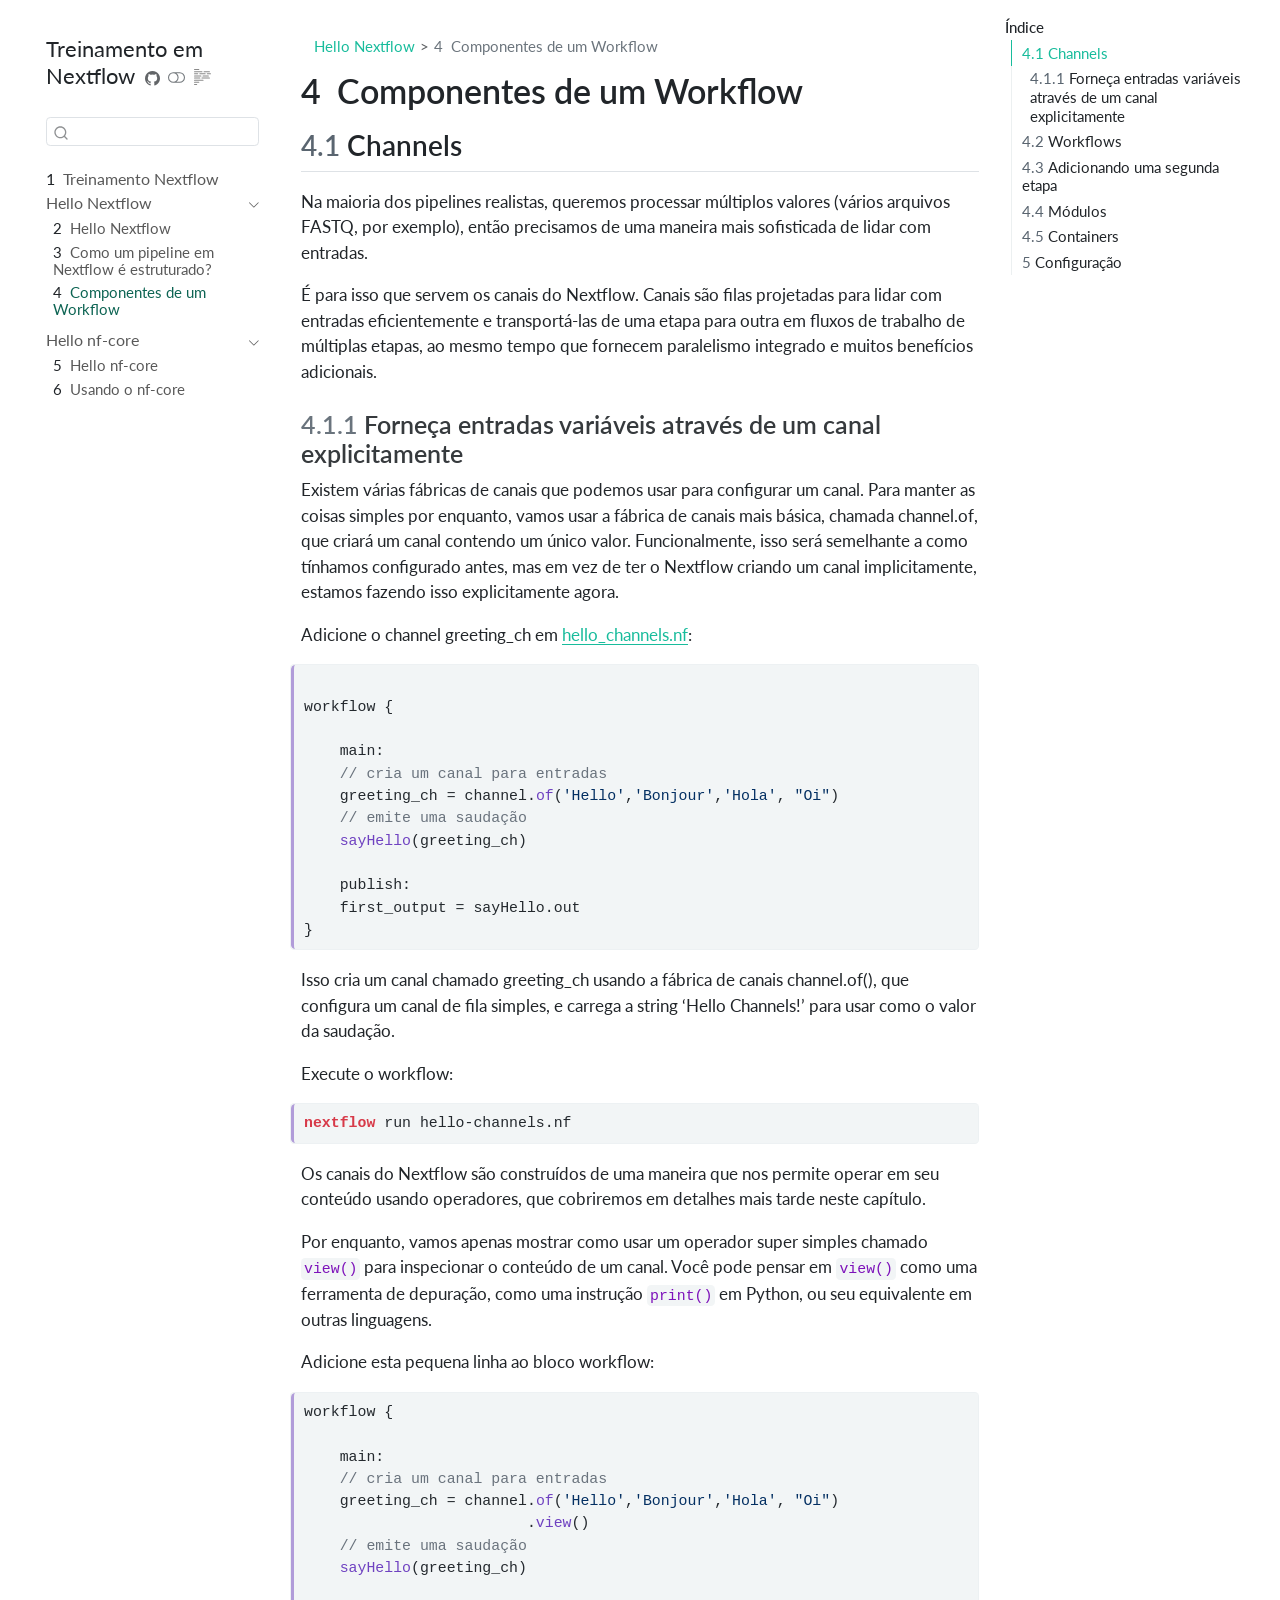
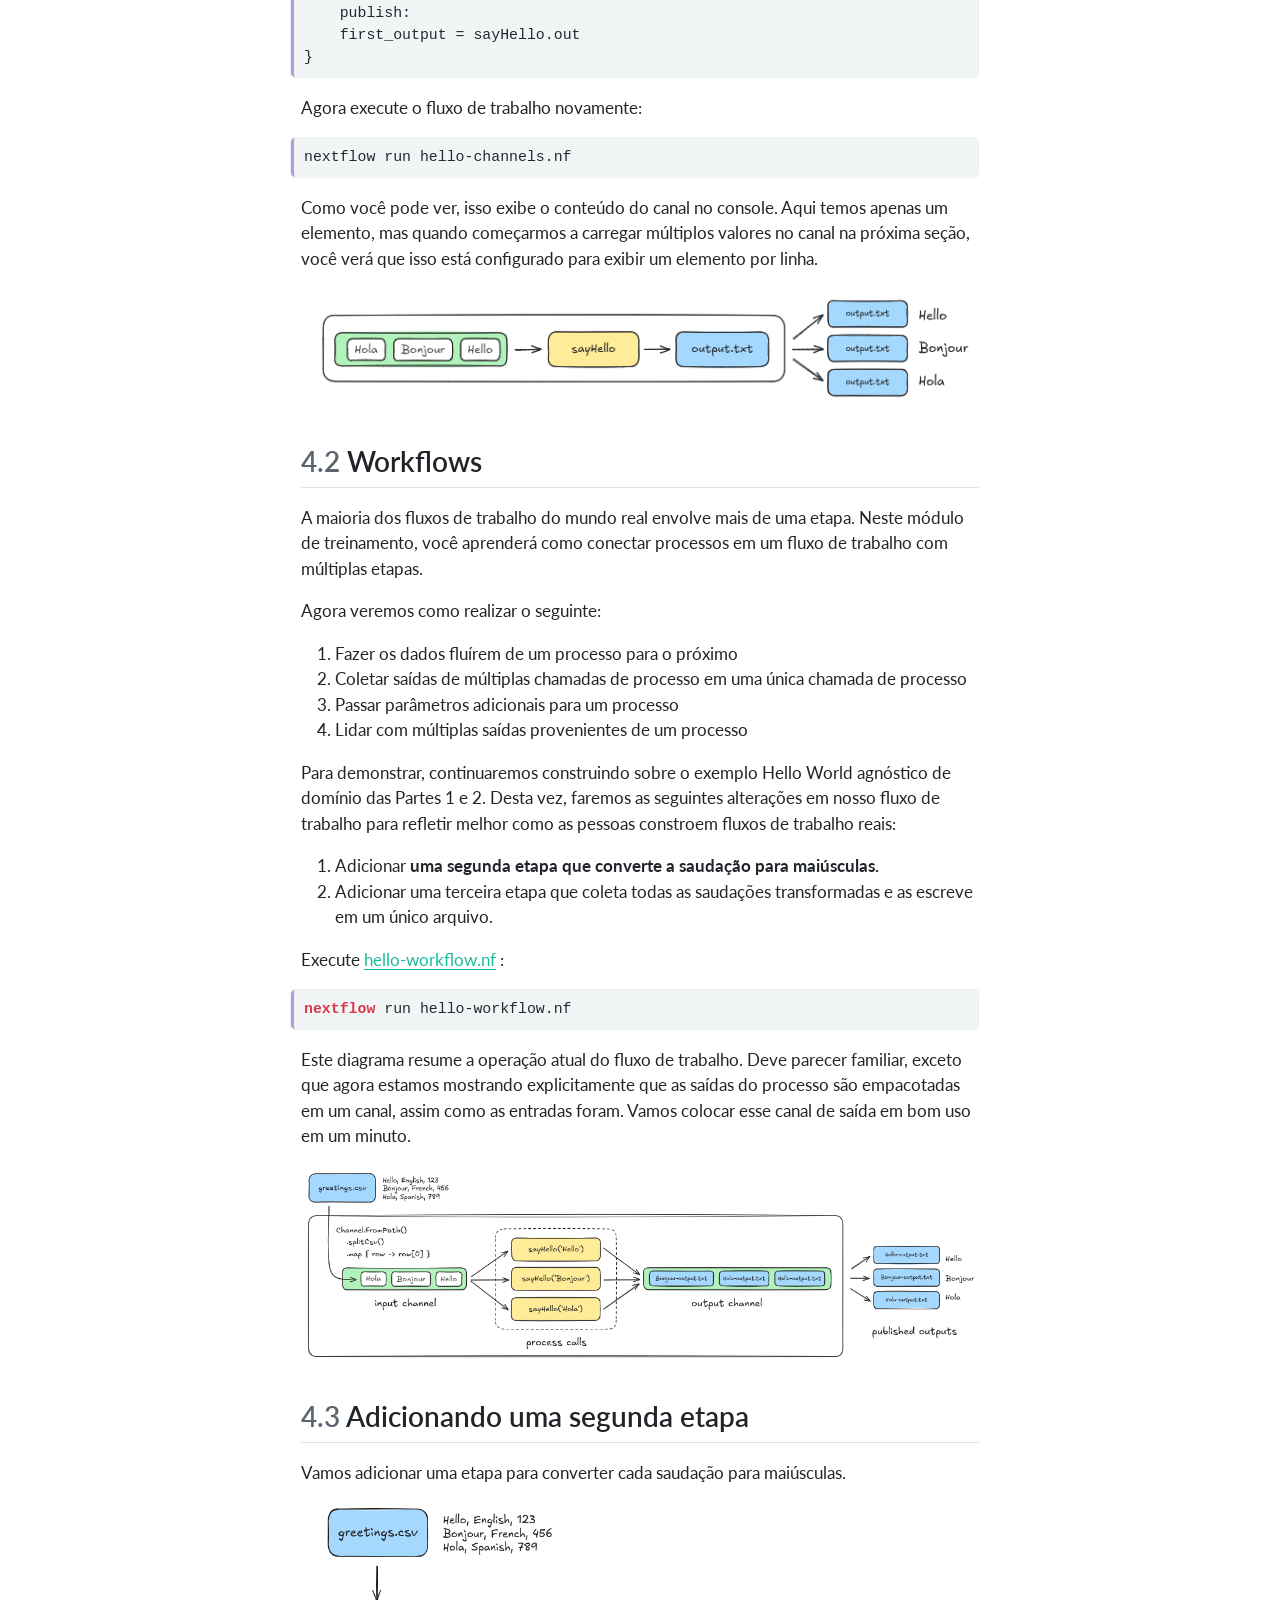
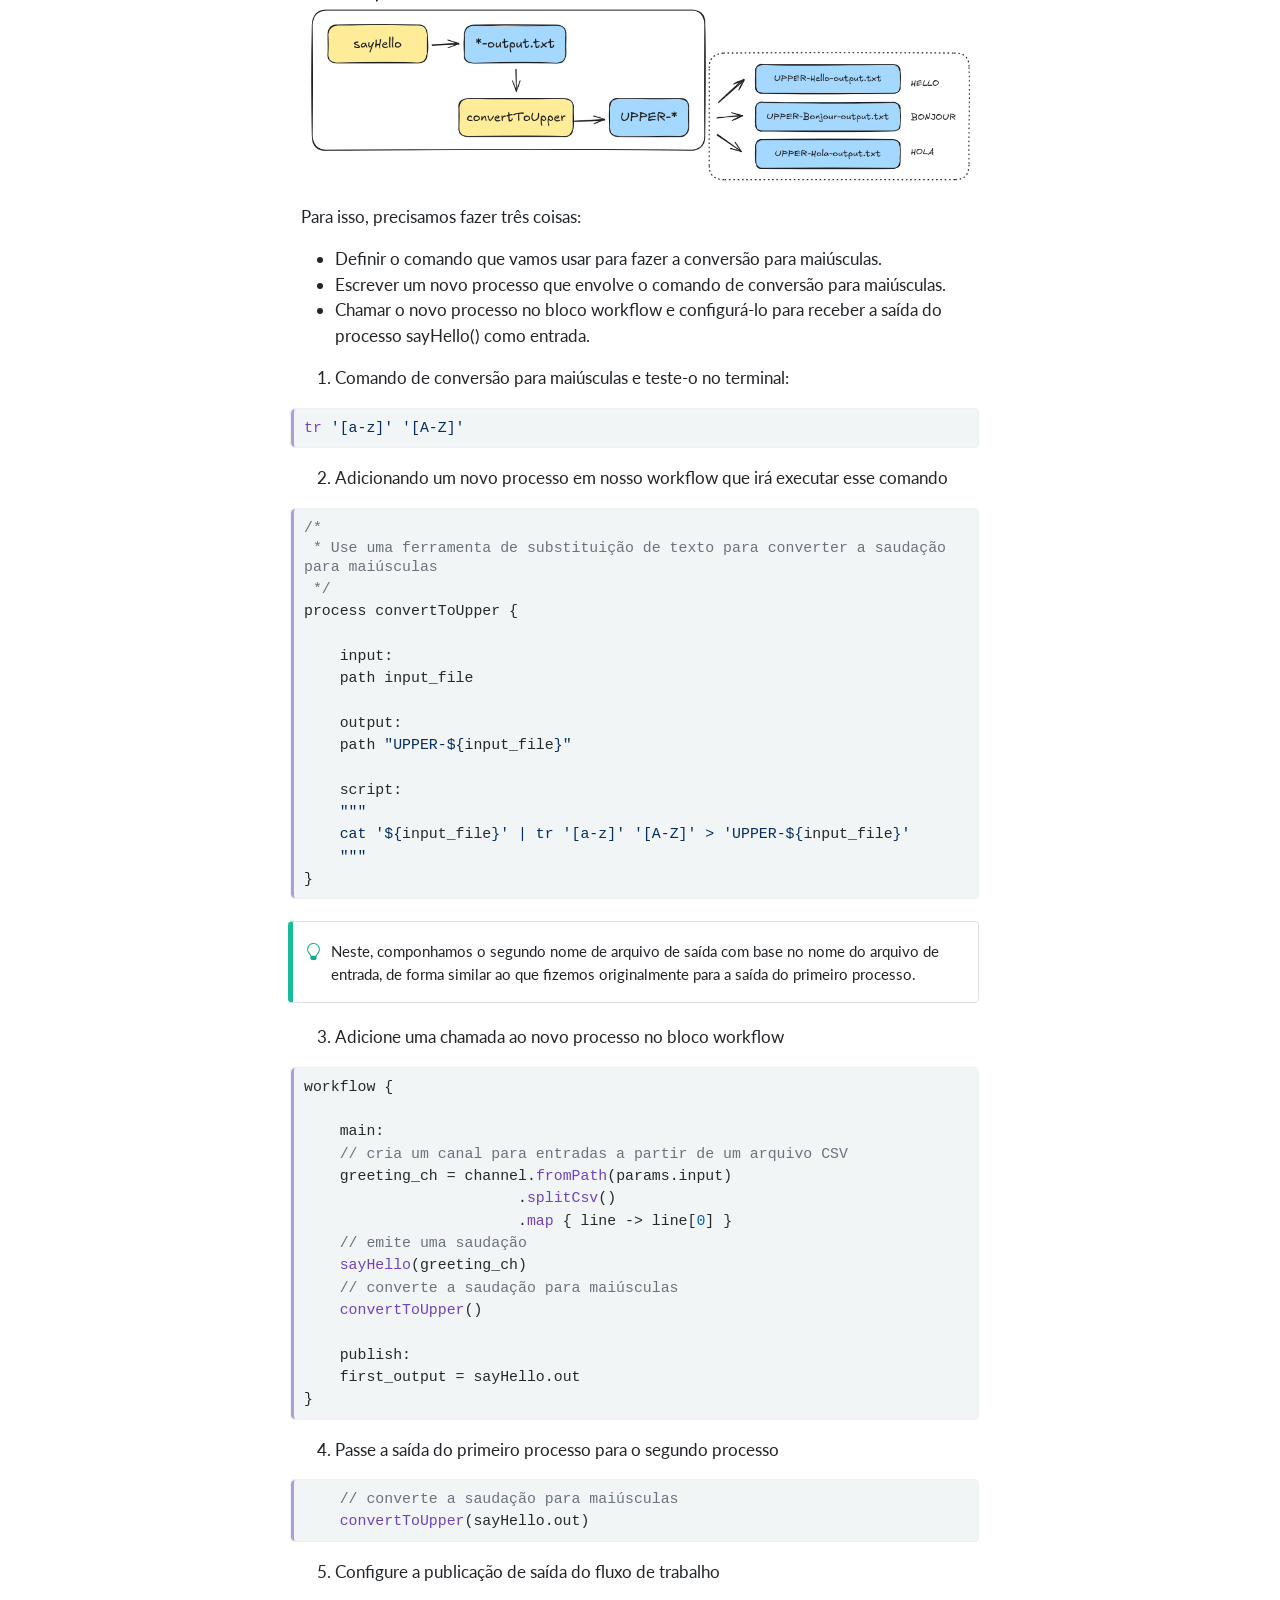
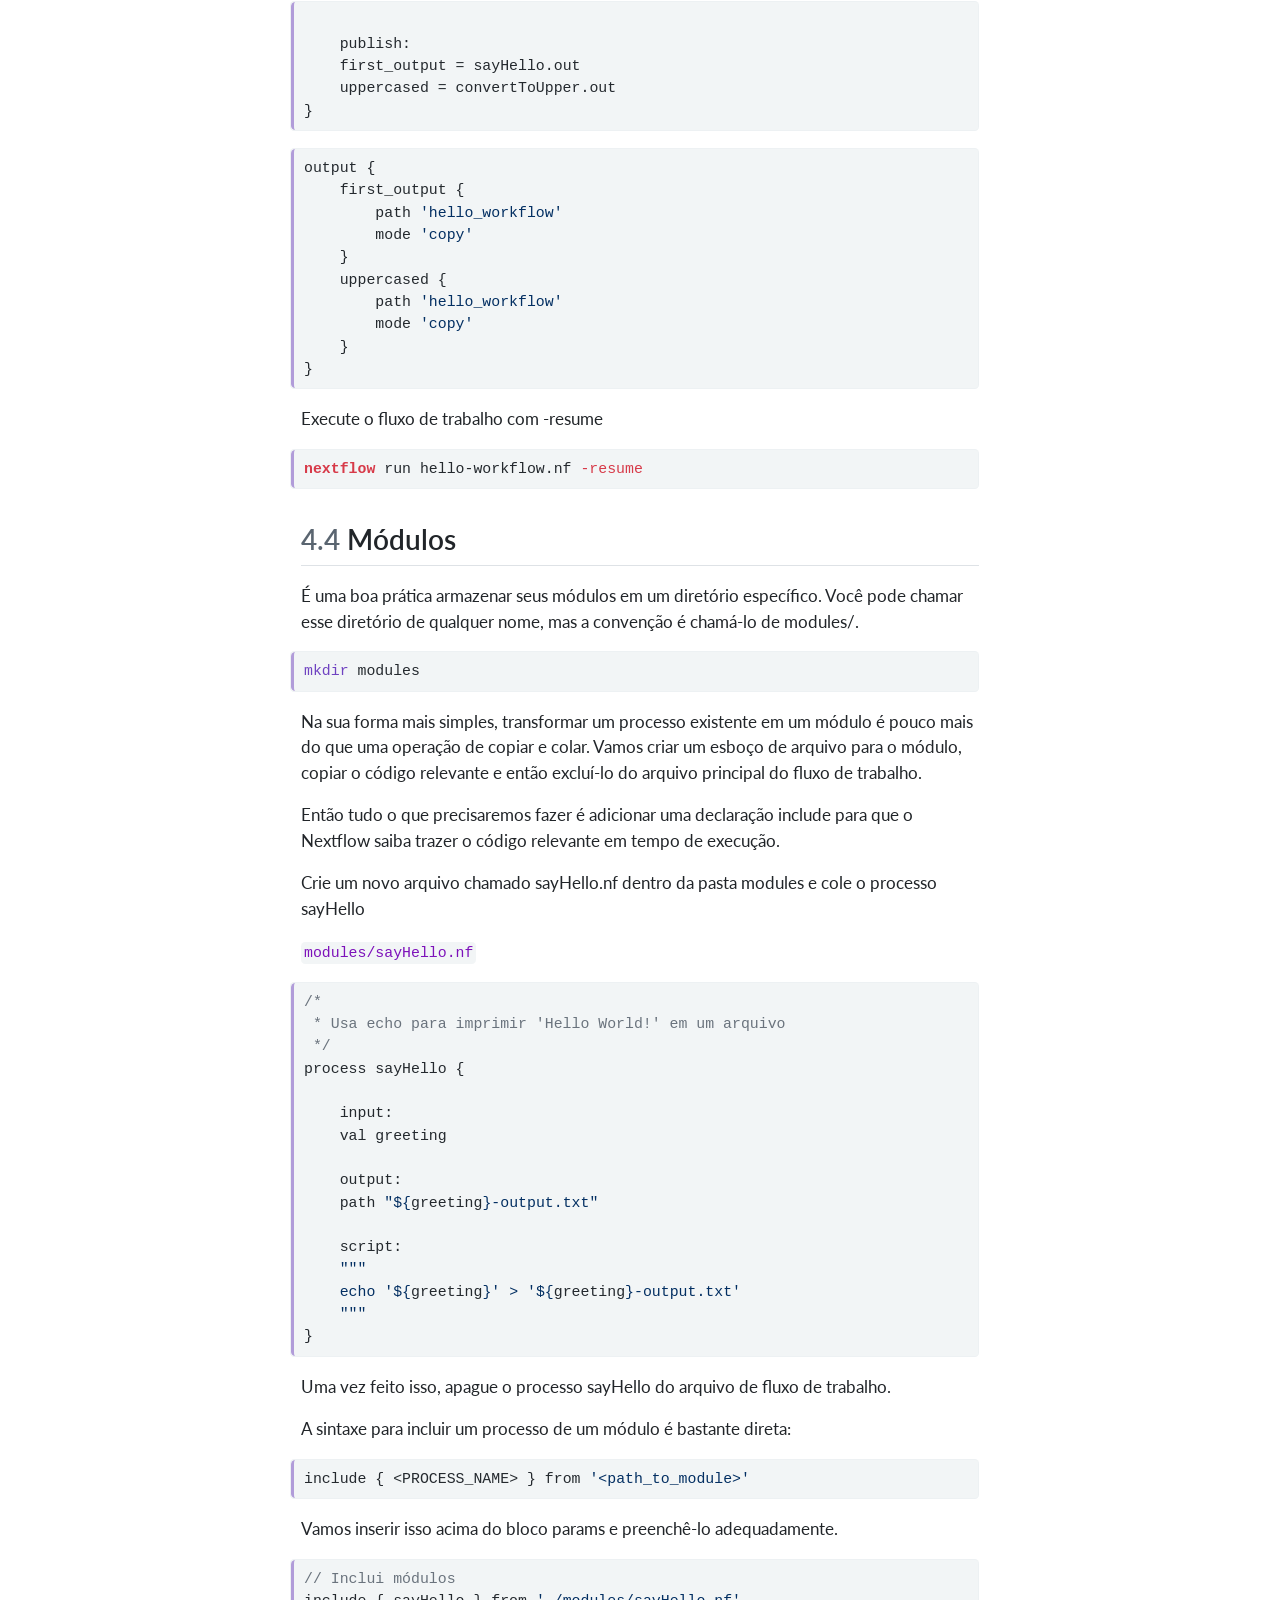
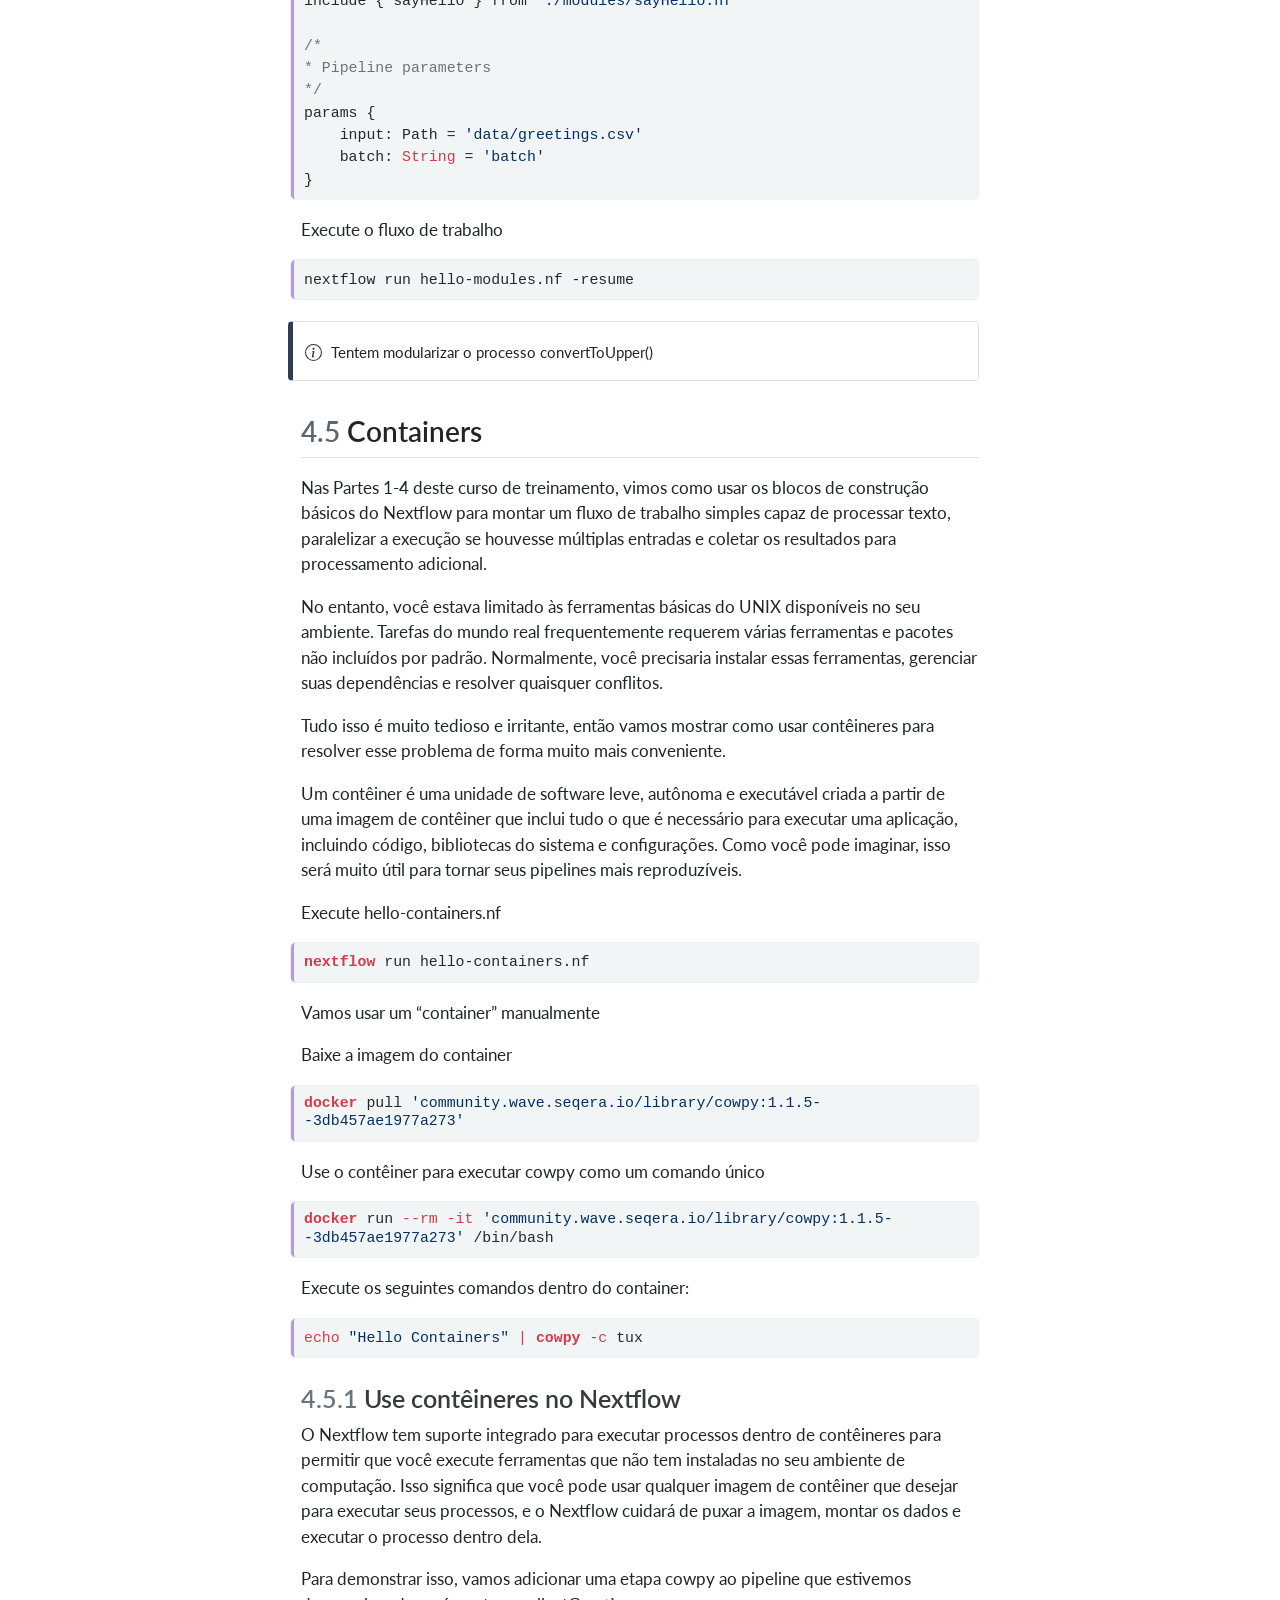
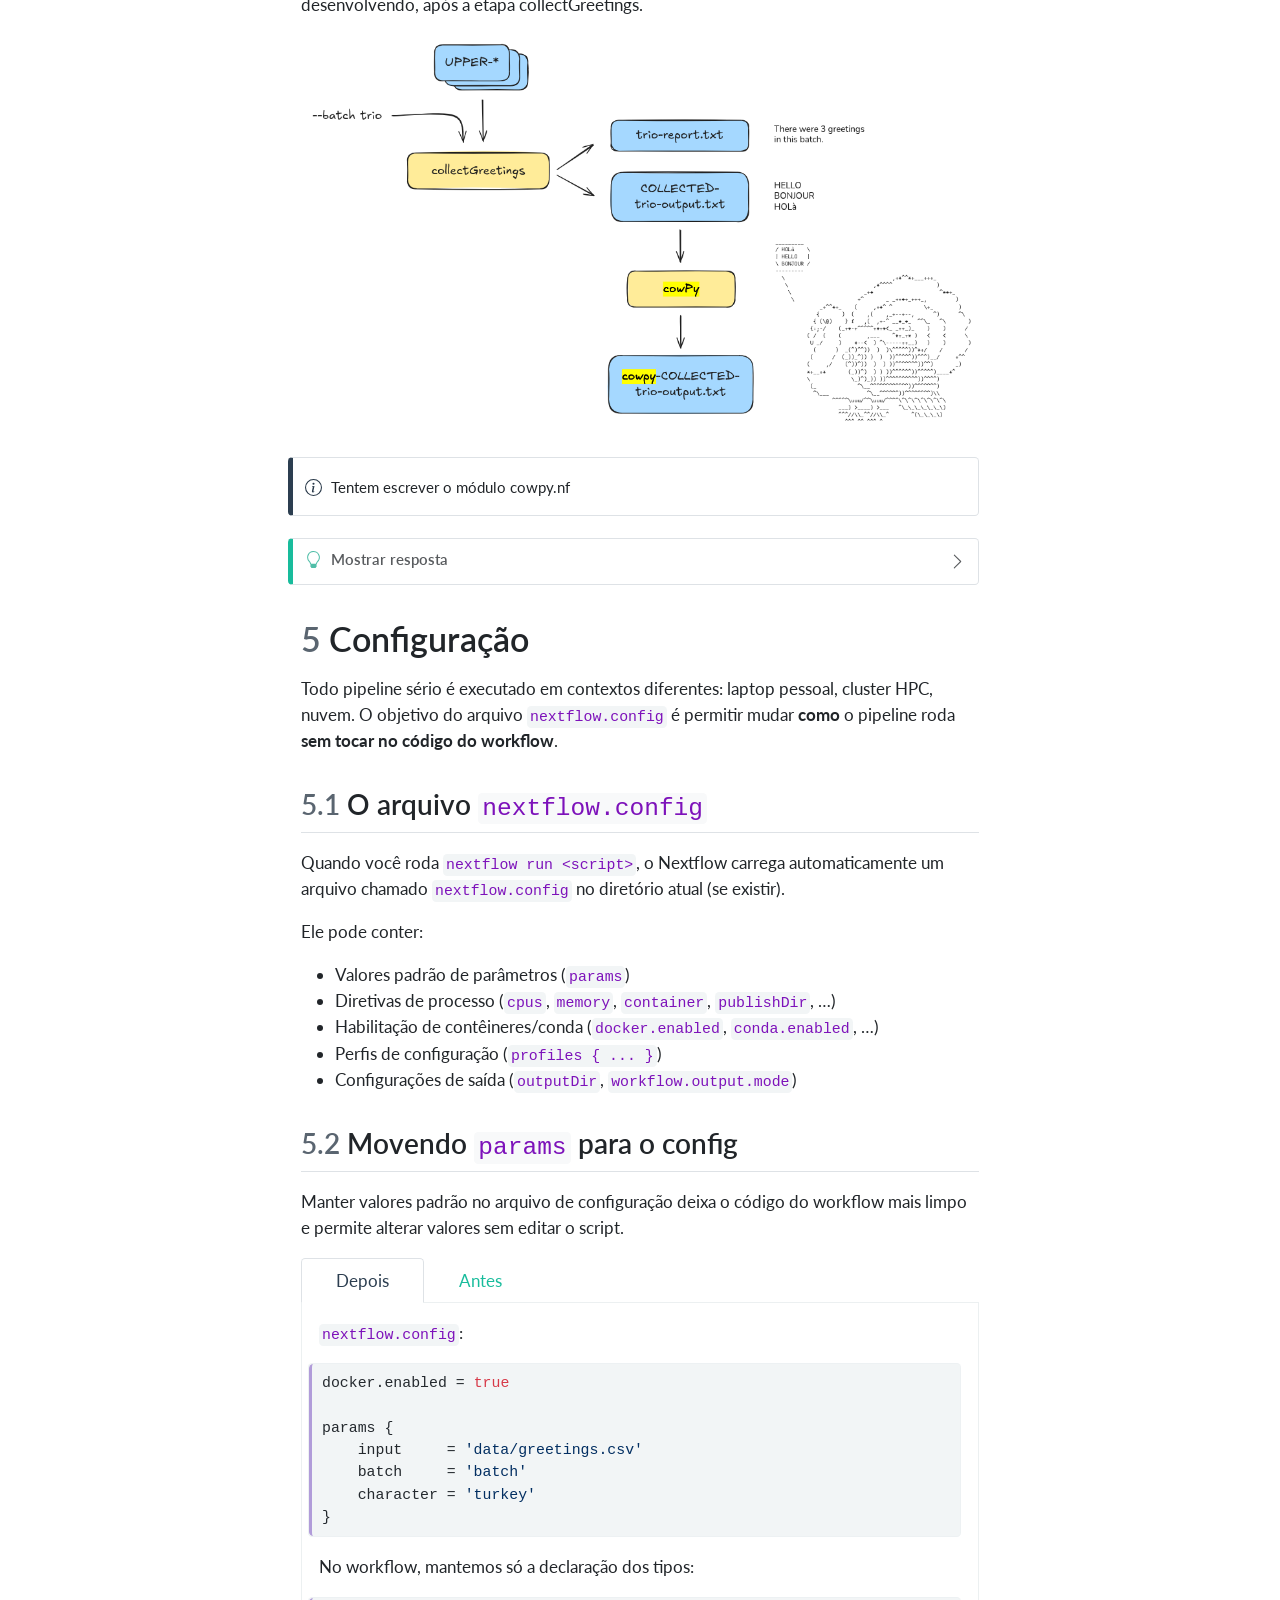
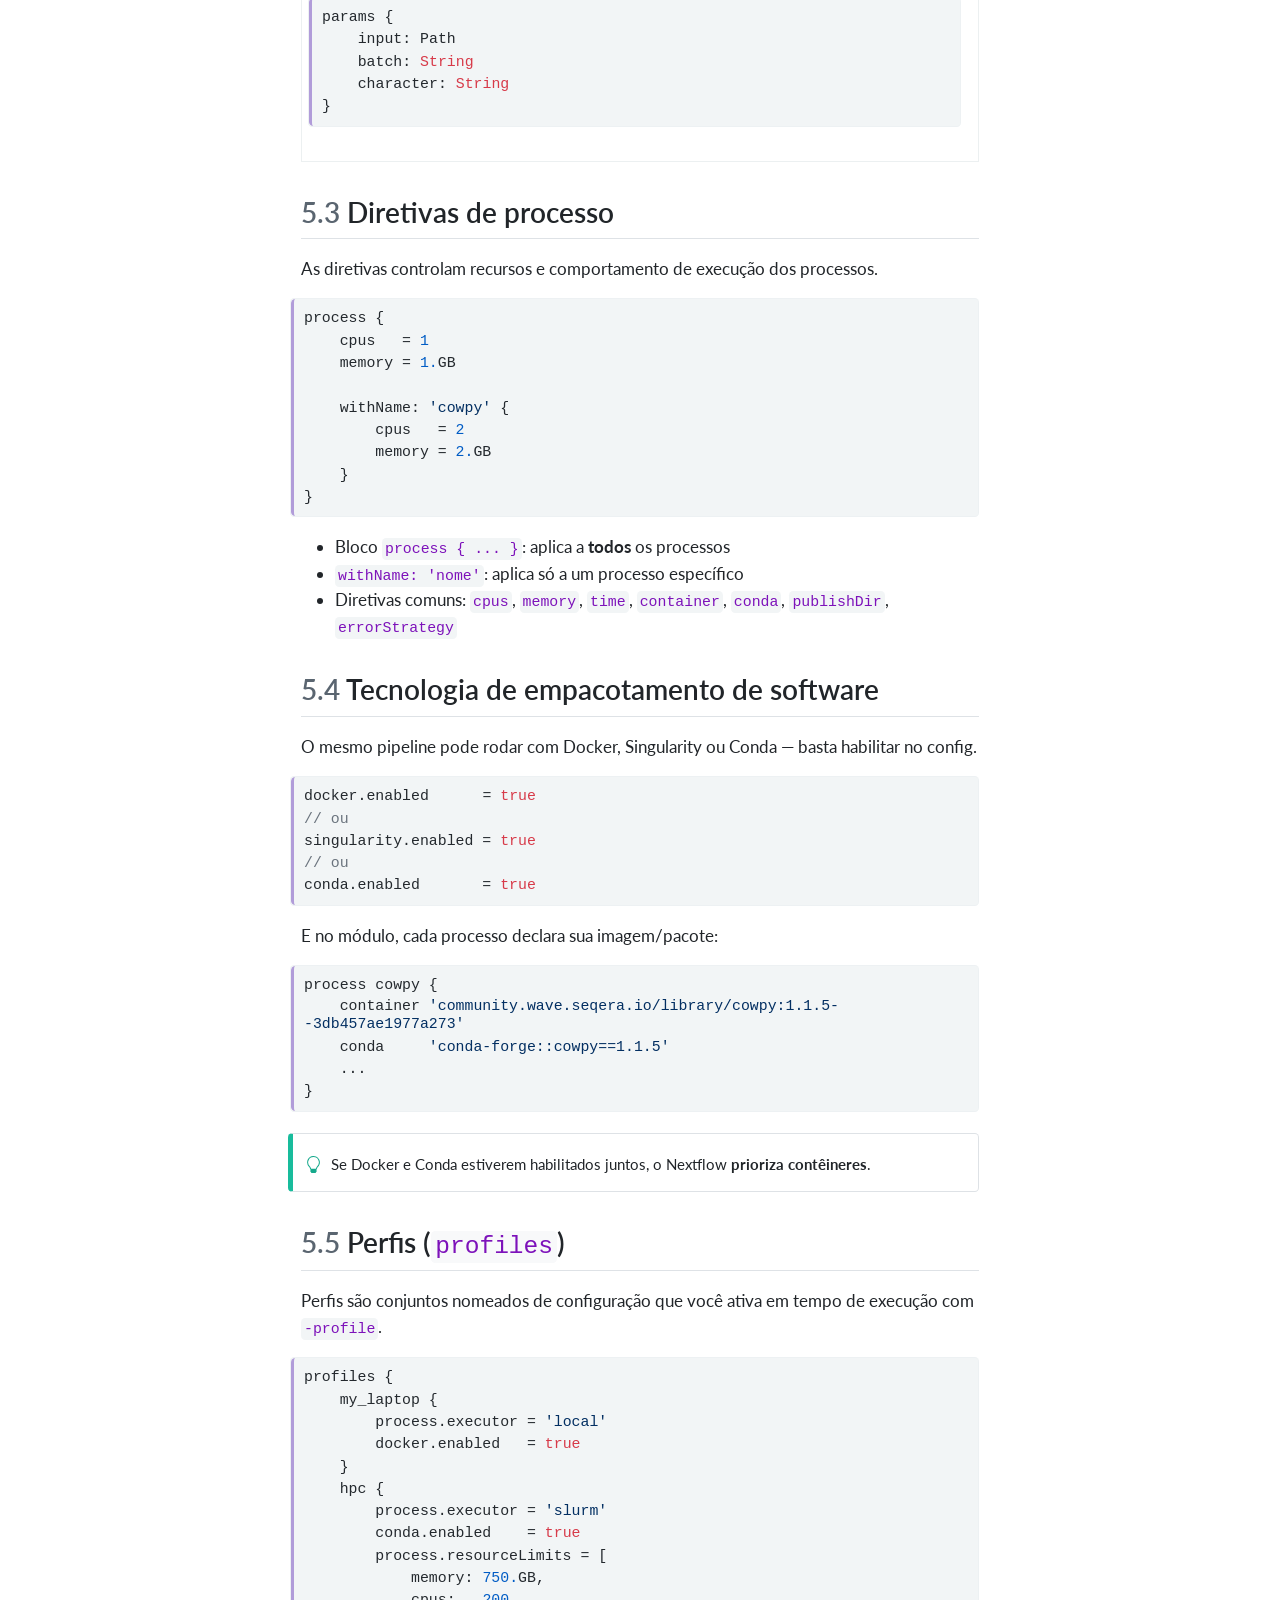
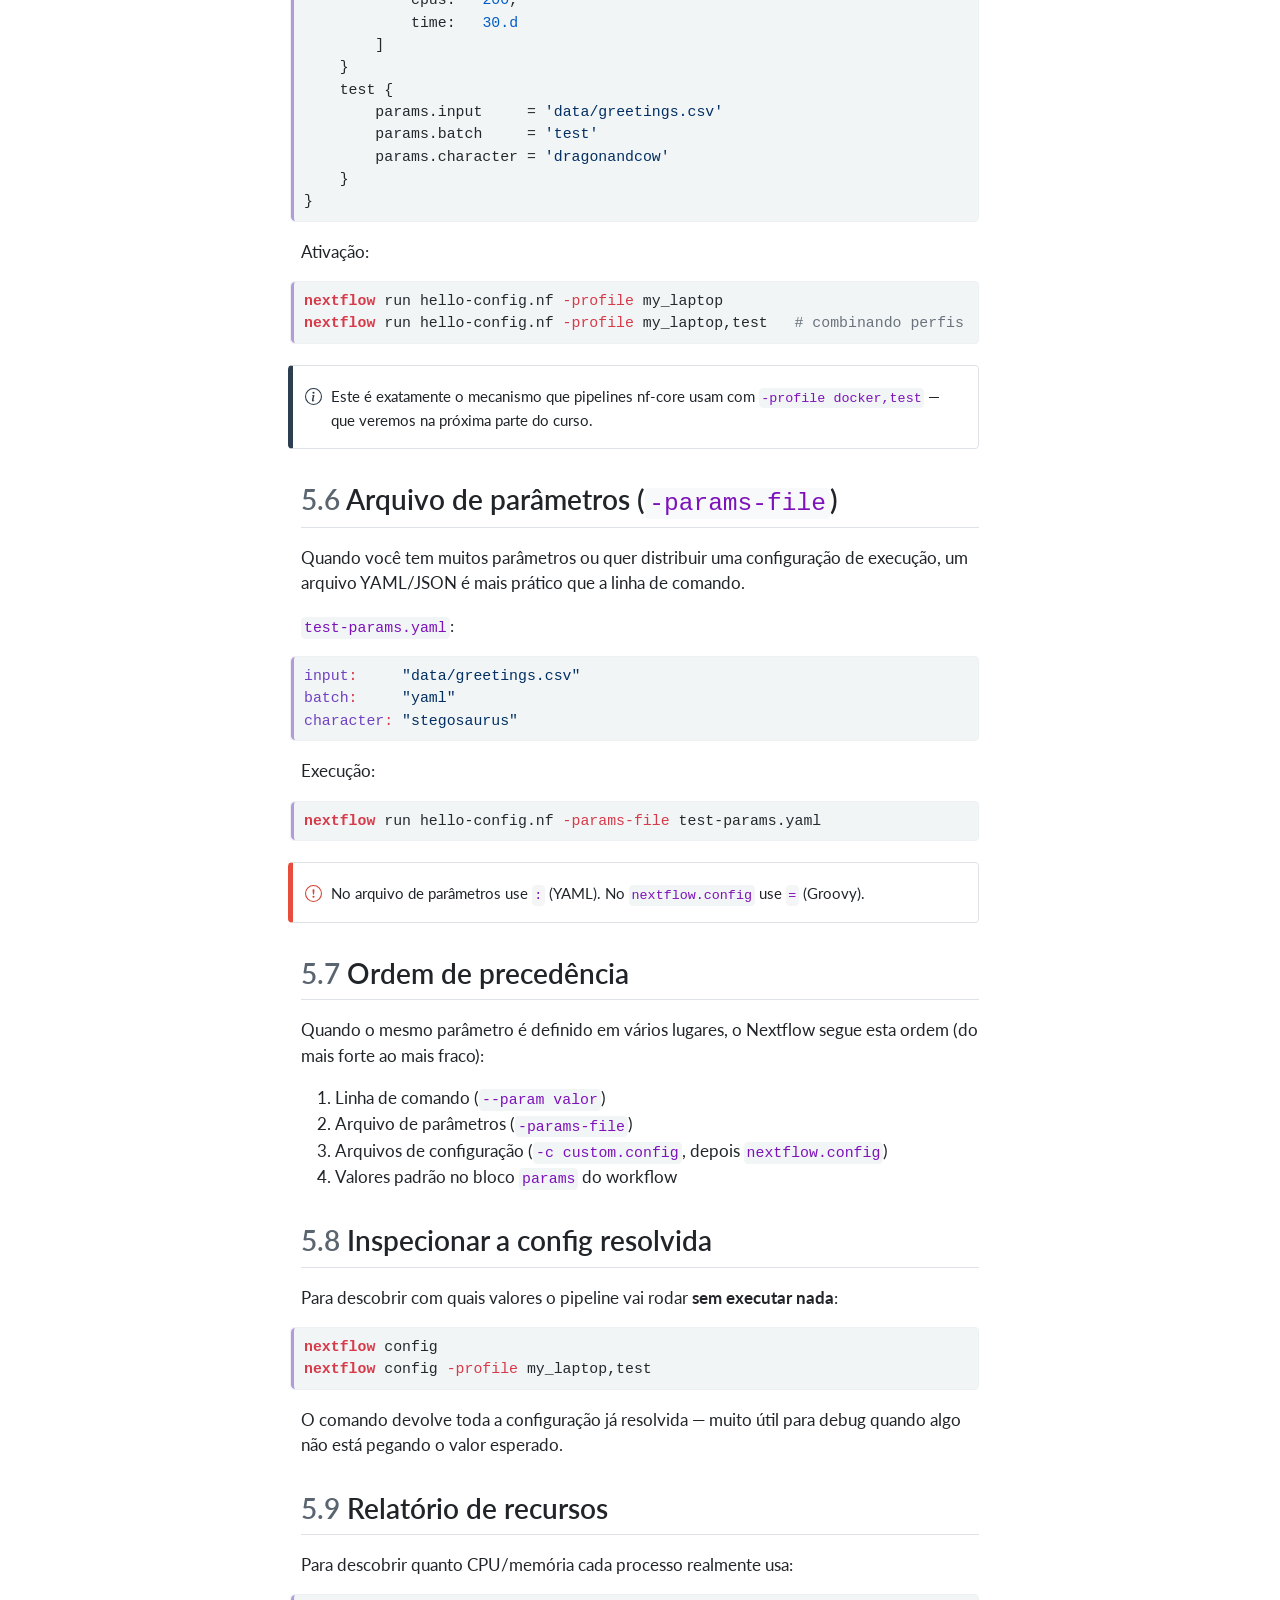
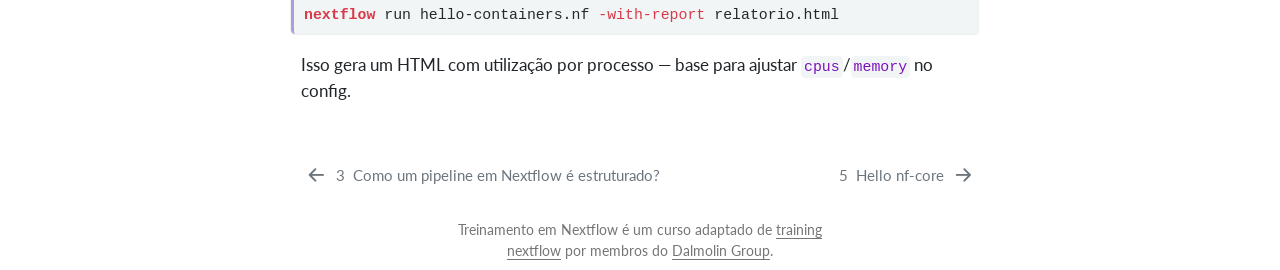
<file: 01_3_hello_nextflow.html>
<!DOCTYPE html>
<html xmlns="http://www.w3.org/1999/xhtml" lang="pt-BR" xml:lang="pt-BR"><head>

<meta charset="utf-8">
<meta name="generator" content="quarto-1.10.18">

<meta name="viewport" content="width=device-width, initial-scale=1.0, user-scalable=yes">


<title>4&nbsp; Componentes de um Workflow – Treinamento em Nextflow</title>
<style>
/* Default styles provided by pandoc.
** See https://pandoc.org/MANUAL.html#variables-for-html for config info.
*/
span.smallcaps{font-variant: small-caps;}
div.columns{display: flex; gap: 1.5em;}
div.column{flex: auto;}
@media screen {
div.columns{gap: min(4vw, 1.5em);}
div.column{overflow-x: auto;}
}
div.hanging-indent{margin-left: 1.5em; text-indent: -1.5em;}
ul.task-list{list-style: none;}
ul.task-list li input[type="checkbox"] {
  width: 0.8em;
  margin: 0 0.8em 0.2em -1em; /* quarto-specific, see https://github.com/quarto-dev/quarto-cli/issues/4556 */ 
  vertical-align: middle;
}
/* CSS for syntax highlighting */
html { -webkit-text-size-adjust: 100%; }
pre > code.sourceCode { white-space: pre; position: relative; }
pre > code.sourceCode > span { display: inline-block; line-height: 1.25; }
pre > code.sourceCode > span:empty { height: 1.2em; }
.sourceCode { overflow: visible; }
code.sourceCode > span { color: inherit; text-decoration: inherit; }
div.sourceCode { margin: 1em 0; }
pre.sourceCode { margin: 0; }
@media screen {
div.sourceCode { overflow: auto; }
}
@media print {
pre > code.sourceCode { white-space: pre-wrap; }
pre > code.sourceCode > span { text-indent: -5em; padding-left: 5em; }
}
pre.numberSource code
  { counter-reset: source-line 0; }
pre.numberSource code > span
  { position: relative; left: -4em; counter-increment: source-line; }
pre.numberSource code > span > a:first-child::before
  { content: counter(source-line);
    position: relative; left: -1em; text-align: right; vertical-align: baseline;
    border: none; display: inline-block;
    -webkit-touch-callout: none; -webkit-user-select: none;
    -khtml-user-select: none; -moz-user-select: none;
    -ms-user-select: none; user-select: none;
    padding: 0 4px; width: 4em;
  }
pre.numberSource { margin-left: 3em;  padding-left: 4px; }
div.sourceCode
  {   }
@media screen {
pre > code.sourceCode > span > a:first-child::before { text-decoration: underline; }
}
</style>


<script src="site_libs/quarto-nav/quarto-nav.js"></script>
<script src="site_libs/quarto-nav/headroom.min.js"></script>
<script src="site_libs/clipboard/clipboard.min.js"></script>
<script src="site_libs/quarto-search/autocomplete.umd.js"></script>
<script src="site_libs/quarto-search/fuse.min.js"></script>
<script src="site_libs/quarto-search/quarto-search.js"></script>
<meta name="quarto:offset" content="./">
<link href="./02_1_hello_nf-core.html" rel="next">
<link href="./01_2_hello_nextflow.html" rel="prev">
<link href="./content/images/dalmolin_icon.svg" rel="icon" type="image/svg+xml">
<script src="site_libs/quarto-html/quarto.js" type="module"></script>
<script src="site_libs/quarto-html/tabsets/tabsets.js" type="module"></script>
<script src="site_libs/quarto-html/popper.min.js"></script>
<script src="site_libs/quarto-html/tippy.umd.min.js"></script>
<script src="site_libs/quarto-html/anchor.min.js"></script>
<link href="site_libs/quarto-html/tippy.css" rel="stylesheet">
<link href="site_libs/quarto-html/quarto-syntax-highlighting-bb62276ab45c84d9efd712f51ff97b5a.css" rel="stylesheet" class="quarto-color-scheme" id="quarto-text-highlighting-styles">
<link href="site_libs/quarto-html/quarto-syntax-highlighting-dark-5a1953863e1f72ef3b996ef827f01ca7.css" rel="stylesheet" class="quarto-color-scheme quarto-color-alternate" id="quarto-text-highlighting-styles">
<link href="site_libs/quarto-html/quarto-syntax-highlighting-bb62276ab45c84d9efd712f51ff97b5a.css" rel="stylesheet" class="quarto-color-scheme-extra" id="quarto-text-highlighting-styles">
<script src="site_libs/bootstrap/bootstrap.min.js"></script>
<link href="site_libs/bootstrap/bootstrap-icons.css" rel="stylesheet">
<link href="site_libs/bootstrap/bootstrap-a050de4d34cf3eeddbf44f5952d7ca52.min.css" rel="stylesheet" append-hash="true" class="quarto-color-scheme" id="quarto-bootstrap" data-mode="light">
<link href="site_libs/bootstrap/bootstrap-dark-06fa1cc2e77318c549d18d97d1bcbb19.min.css" rel="stylesheet" append-hash="true" class="quarto-color-scheme quarto-color-alternate" id="quarto-bootstrap" data-mode="dark">
<link href="site_libs/bootstrap/bootstrap-a050de4d34cf3eeddbf44f5952d7ca52.min.css" rel="stylesheet" append-hash="true" class="quarto-color-scheme-extra" id="quarto-bootstrap" data-mode="light">
<script id="quarto-search-options" type="application/json">{
  "location": "sidebar",
  "copy-button": false,
  "collapse-after": 3,
  "panel-placement": "start",
  "type": "textbox",
  "limit": 50,
  "keyboard-shortcut": [
    "f",
    "/",
    "s"
  ],
  "show-item-context": false,
  "language": {
    "search-no-results-text": "Nenhum resultado",
    "search-matching-documents-text": "documentos correspondentes",
    "search-copy-link-title": "Copiar link para a busca",
    "search-hide-matches-text": "Esconder correspondências adicionais",
    "search-more-match-text": "mais correspondência neste documento",
    "search-more-matches-text": "mais correspondências neste documento",
    "search-clear-button-title": "Limpar",
    "search-text-placeholder": "",
    "search-detached-cancel-button-title": "Cancelar",
    "search-submit-button-title": "Enviar",
    "search-label": "Procurar"
  }
}</script>


</head>

<body class="nav-sidebar floating quarto-light"><script id="quarto-html-before-body" type="application/javascript">
    const toggleBodyColorMode = (bsSheetEl) => {
      const mode = bsSheetEl.getAttribute("data-mode");
      const bodyEl = window.document.querySelector("body");
      if (mode === "dark") {
        bodyEl.classList.add("quarto-dark");
        bodyEl.classList.remove("quarto-light");
      } else {
        bodyEl.classList.add("quarto-light");
        bodyEl.classList.remove("quarto-dark");
      }
    }
    const toggleBodyColorPrimary = () => {
      const bsSheetEl = window.document.querySelector("link#quarto-bootstrap:not([rel=disabled-stylesheet])");
      if (bsSheetEl) {
        toggleBodyColorMode(bsSheetEl);
      }
    }
    const setColorSchemeToggle = (alternate) => {
      const toggles = window.document.querySelectorAll('.quarto-color-scheme-toggle');
      for (let i=0; i < toggles.length; i++) {
        const toggle = toggles[i];
        if (toggle) {
          if (alternate) {
            toggle.classList.add("alternate");
          } else {
            toggle.classList.remove("alternate");
          }
        }
      }
    };
    const toggleColorMode = (alternate) => {
      // Switch the stylesheets
      const primaryStylesheets = window.document.querySelectorAll('link.quarto-color-scheme:not(.quarto-color-alternate)');
      const alternateStylesheets = window.document.querySelectorAll('link.quarto-color-scheme.quarto-color-alternate');
      manageTransitions('#quarto-margin-sidebar .nav-link', false);
      if (alternate) {
        // note: dark is layered on light, we don't disable primary!
        enableStylesheet(alternateStylesheets);
        for (const sheetNode of alternateStylesheets) {
          if (sheetNode.id === "quarto-bootstrap") {
            toggleBodyColorMode(sheetNode);
          }
        }
      } else {
        disableStylesheet(alternateStylesheets);
        enableStylesheet(primaryStylesheets)
        toggleBodyColorPrimary();
      }
      manageTransitions('#quarto-margin-sidebar .nav-link', true);
      // Switch the toggles
      setColorSchemeToggle(alternate)
      // Hack to workaround the fact that safari doesn't
      // properly recolor the scrollbar when toggling (#1455)
      if (navigator.userAgent.indexOf('Safari') > 0 && navigator.userAgent.indexOf('Chrome') == -1) {
        manageTransitions("body", false);
        window.scrollTo(0, 1);
        setTimeout(() => {
          window.scrollTo(0, 0);
          manageTransitions("body", true);
        }, 40);
      }
    }
    const disableStylesheet = (stylesheets) => {
      for (let i=0; i < stylesheets.length; i++) {
        const stylesheet = stylesheets[i];
        stylesheet.rel = 'disabled-stylesheet';
      }
    }
    const enableStylesheet = (stylesheets) => {
      for (let i=0; i < stylesheets.length; i++) {
        const stylesheet = stylesheets[i];
        if(stylesheet.rel !== 'stylesheet') { // for Chrome, which will still FOUC without this check
          stylesheet.rel = 'stylesheet';
        }
      }
    }
    const manageTransitions = (selector, allowTransitions) => {
      const els = window.document.querySelectorAll(selector);
      for (let i=0; i < els.length; i++) {
        const el = els[i];
        if (allowTransitions) {
          el.classList.remove('notransition');
        } else {
          el.classList.add('notransition');
        }
      }
    }
    const isFileUrl = () => {
      return window.location.protocol === 'file:';
    }
    const hasAlternateSentinel = () => {
      let styleSentinel = getColorSchemeSentinel();
      if (styleSentinel !== null) {
        return styleSentinel === "alternate";
      } else {
        return false;
      }
    }
    const setStyleSentinel = (alternate) => {
      const value = alternate ? "alternate" : "default";
      if (!isFileUrl()) {
        window.localStorage.setItem("quarto-color-scheme", value);
      } else {
        localAlternateSentinel = value;
      }
    }
    const getColorSchemeSentinel = () => {
      if (!isFileUrl()) {
        const storageValue = window.localStorage.getItem("quarto-color-scheme");
        return storageValue != null ? storageValue : localAlternateSentinel;
      } else {
        return localAlternateSentinel;
      }
    }
    const toggleGiscusIfUsed = (isAlternate, darkModeDefault) => {
      const baseTheme = document.querySelector('#giscus-base-theme')?.value ?? 'light';
      const alternateTheme = document.querySelector('#giscus-alt-theme')?.value ?? 'dark';
      let newTheme = '';
      if(authorPrefersDark) {
        newTheme = isAlternate ? baseTheme : alternateTheme;
      } else {
        newTheme = isAlternate ? alternateTheme : baseTheme;
      }
      const changeGiscusTheme = () => {
        // From: https://github.com/giscus/giscus/issues/336
        const sendMessage = (message) => {
          const iframe = document.querySelector('iframe.giscus-frame');
          if (!iframe) return;
          iframe.contentWindow.postMessage({ giscus: message }, 'https://giscus.app');
        }
        sendMessage({
          setConfig: {
            theme: newTheme
          }
        });
      }
      const isGiscussLoaded = window.document.querySelector('iframe.giscus-frame') !== null;
      if (isGiscussLoaded) {
        changeGiscusTheme();
      }
    };
    const authorPrefersDark = false;
    const darkModeDefault = authorPrefersDark;
      document.querySelector('link#quarto-text-highlighting-styles.quarto-color-scheme-extra').rel = 'disabled-stylesheet';
      document.querySelector('link#quarto-bootstrap.quarto-color-scheme-extra').rel = 'disabled-stylesheet';
    let localAlternateSentinel = darkModeDefault ? 'alternate' : 'default';
    // Dark / light mode switch
    window.quartoToggleColorScheme = () => {
      // Read the current dark / light value
      let toAlternate = !hasAlternateSentinel();
      toggleColorMode(toAlternate);
      setStyleSentinel(toAlternate);
      toggleGiscusIfUsed(toAlternate, darkModeDefault);
      window.dispatchEvent(new Event('resize'));
    };
    // Switch to dark mode if need be
    if (hasAlternateSentinel()) {
      toggleColorMode(true);
    } else {
      toggleColorMode(false);
    }
  </script>

<div id="quarto-search-results"></div>
  <header id="quarto-header" class="headroom fixed-top">
  <nav class="quarto-secondary-nav">
    <div class="container-fluid d-flex">
      <button type="button" class="quarto-btn-toggle btn" data-bs-toggle="collapse" role="button" data-bs-target=".quarto-sidebar-collapse-item" aria-controls="quarto-sidebar" aria-expanded="false" aria-label="Alternar barra lateral" onclick="if (window.quartoToggleHeadroom) { window.quartoToggleHeadroom(); }">
        <i class="bi bi-layout-text-sidebar-reverse"></i>
      </button>
        <nav class="quarto-page-breadcrumbs" aria-label="breadcrumb"><ol class="breadcrumb"><li class="breadcrumb-item"><a href="./01_1_hello_nextflow.html">Hello Nextflow</a></li><li class="breadcrumb-item"><a href="./01_3_hello_nextflow.html"><span class="chapter-number">4</span>&nbsp; <span class="chapter-title">Componentes de um Workflow</span></a></li></ol></nav>
        <a class="flex-grow-1" role="navigation" data-bs-toggle="collapse" data-bs-target=".quarto-sidebar-collapse-item" aria-controls="quarto-sidebar" aria-expanded="false" aria-label="Alternar barra lateral" onclick="if (window.quartoToggleHeadroom) { window.quartoToggleHeadroom(); }">      
        </a>
      <button type="button" class="btn quarto-search-button" aria-label="Procurar" onclick="window.quartoOpenSearch();">
        <i class="bi bi-search"></i>
      </button>
    </div>
  </nav>
</header>
<!-- content -->
<div id="quarto-content" class="quarto-container page-columns page-rows-contents page-layout-article">
<!-- sidebar -->
  <nav id="quarto-sidebar" class="sidebar collapse collapse-horizontal quarto-sidebar-collapse-item sidebar-navigation floating overflow-auto">
    <div class="pt-lg-2 mt-2 text-left sidebar-header">
    <div class="sidebar-title mb-0 py-0">
      <a href="./">Treinamento em Nextflow</a> 
        <div class="sidebar-tools-main tools-wide">
    <a href="https://github.com/dalmolingroup/nextflow_training" title="Código fonte" class="quarto-navigation-tool px-1" aria-label="Código fonte"><i class="bi bi-github"></i></a>
  <a href="" class="quarto-color-scheme-toggle quarto-navigation-tool  px-1" onclick="window.quartoToggleColorScheme(); return false;" title="Alternar modo escuro"><i class="bi"></i></a>
  <a href="" class="quarto-reader-toggle quarto-navigation-tool px-1" onclick="window.quartoToggleReader(); return false;" title="Alternar modo de leitor">
  <div class="quarto-reader-toggle-btn">
  <i class="bi"></i>
  </div>
</a>
</div>
    </div>
      </div>
        <div class="mt-2 flex-shrink-0 align-items-center">
        <div class="sidebar-search">
        <div id="quarto-search" class="" title="Procurar"></div>
        </div>
        </div>
    <div class="sidebar-menu-container"> 
    <ul class="list-unstyled mt-1">
        <li class="sidebar-item">
  <div class="sidebar-item-container"> 
  <a href="./index.html" class="sidebar-item-text sidebar-link">
 <span class="menu-text"><span class="chapter-number">1</span>&nbsp; <span class="chapter-title">Treinamento Nextflow</span></span></a>
  </div>
</li>
        <li class="sidebar-item sidebar-item-section">
      <div class="sidebar-item-container"> 
            <a class="sidebar-item-text sidebar-link text-start" data-bs-toggle="collapse" data-bs-target="#quarto-sidebar-section-1" role="navigation" aria-expanded="true">
 <span class="menu-text">Hello Nextflow</span></a>
          <a class="sidebar-item-toggle text-start" data-bs-toggle="collapse" data-bs-target="#quarto-sidebar-section-1" role="navigation" aria-expanded="true" aria-label="Alternar seção">
            <i class="bi bi-chevron-right ms-2"></i>
          </a> 
      </div>
      <ul id="quarto-sidebar-section-1" class="collapse list-unstyled sidebar-section depth1 show">  
          <li class="sidebar-item">
  <div class="sidebar-item-container"> 
  <a href="./01_1_hello_nextflow.html" class="sidebar-item-text sidebar-link">
 <span class="menu-text"><span class="chapter-number">2</span>&nbsp; <span class="chapter-title">Hello Nextflow</span></span></a>
  </div>
</li>
          <li class="sidebar-item">
  <div class="sidebar-item-container"> 
  <a href="./01_2_hello_nextflow.html" class="sidebar-item-text sidebar-link">
 <span class="menu-text"><span class="chapter-number">3</span>&nbsp; <span class="chapter-title">Como um pipeline em Nextflow é estruturado?</span></span></a>
  </div>
</li>
          <li class="sidebar-item">
  <div class="sidebar-item-container"> 
  <a href="./01_3_hello_nextflow.html" class="sidebar-item-text sidebar-link active">
 <span class="menu-text"><span class="chapter-number">4</span>&nbsp; <span class="chapter-title">Componentes de um Workflow</span></span></a>
  </div>
</li>
      </ul>
  </li>
        <li class="sidebar-item sidebar-item-section">
      <div class="sidebar-item-container"> 
            <a class="sidebar-item-text sidebar-link text-start" data-bs-toggle="collapse" data-bs-target="#quarto-sidebar-section-2" role="navigation" aria-expanded="true">
 <span class="menu-text">Hello nf-core</span></a>
          <a class="sidebar-item-toggle text-start" data-bs-toggle="collapse" data-bs-target="#quarto-sidebar-section-2" role="navigation" aria-expanded="true" aria-label="Alternar seção">
            <i class="bi bi-chevron-right ms-2"></i>
          </a> 
      </div>
      <ul id="quarto-sidebar-section-2" class="collapse list-unstyled sidebar-section depth1 show">  
          <li class="sidebar-item">
  <div class="sidebar-item-container"> 
  <a href="./02_1_hello_nf-core.html" class="sidebar-item-text sidebar-link">
 <span class="menu-text"><span class="chapter-number">5</span>&nbsp; <span class="chapter-title">Hello nf-core</span></span></a>
  </div>
</li>
          <li class="sidebar-item">
  <div class="sidebar-item-container"> 
  <a href="./02_2_hello_nf-core.html" class="sidebar-item-text sidebar-link">
 <span class="menu-text"><span class="chapter-number">6</span>&nbsp; <span class="chapter-title">Usando o nf-core</span></span></a>
  </div>
</li>
      </ul>
  </li>
    </ul>
    </div>
</nav>
<div id="quarto-sidebar-glass" class="quarto-sidebar-collapse-item" data-bs-toggle="collapse" data-bs-target=".quarto-sidebar-collapse-item"></div>
<!-- margin-sidebar -->
    <div id="quarto-margin-sidebar" class="sidebar margin-sidebar">
        <nav id="TOC" role="doc-toc" class="toc-active">
    <h2 id="toc-title">Índice</h2>
   
  <ul>
  <li><a href="#channels" id="toc-channels" class="nav-link active" data-scroll-target="#channels"><span class="header-section-number">4.1</span> Channels</a>
  <ul class="collapse">
  <li><a href="#forneça-entradas-variáveis-através-de-um-canal-explicitamente" id="toc-forneça-entradas-variáveis-através-de-um-canal-explicitamente" class="nav-link" data-scroll-target="#forneça-entradas-variáveis-através-de-um-canal-explicitamente"><span class="header-section-number">4.1.1</span> Forneça entradas variáveis através de um canal explicitamente</a></li>
  </ul></li>
  <li><a href="#workflows" id="toc-workflows" class="nav-link" data-scroll-target="#workflows"><span class="header-section-number">4.2</span> Workflows</a></li>
  <li><a href="#adicionando-uma-segunda-etapa" id="toc-adicionando-uma-segunda-etapa" class="nav-link" data-scroll-target="#adicionando-uma-segunda-etapa"><span class="header-section-number">4.3</span> Adicionando uma segunda etapa</a></li>
  <li><a href="#módulos" id="toc-módulos" class="nav-link" data-scroll-target="#módulos"><span class="header-section-number">4.4</span> Módulos</a></li>
  <li><a href="#containers" id="toc-containers" class="nav-link" data-scroll-target="#containers"><span class="header-section-number">4.5</span> Containers</a>
  <ul class="collapse">
  <li><a href="#use-contêineres-no-nextflow" id="toc-use-contêineres-no-nextflow" class="nav-link" data-scroll-target="#use-contêineres-no-nextflow"><span class="header-section-number">4.5.1</span> Use contêineres no Nextflow</a></li>
  </ul></li>
  <li><a href="#configuração" id="toc-configuração" class="nav-link" data-scroll-target="#configuração"><span class="header-section-number">5</span> Configuração</a>
  <ul class="collapse">
  <li><a href="#o-arquivo-nextflow.config" id="toc-o-arquivo-nextflow.config" class="nav-link" data-scroll-target="#o-arquivo-nextflow.config"><span class="header-section-number">5.1</span> O arquivo <code>nextflow.config</code></a></li>
  <li><a href="#movendo-params-para-o-config" id="toc-movendo-params-para-o-config" class="nav-link" data-scroll-target="#movendo-params-para-o-config"><span class="header-section-number">5.2</span> Movendo <code>params</code> para o config</a></li>
  <li><a href="#diretivas-de-processo" id="toc-diretivas-de-processo" class="nav-link" data-scroll-target="#diretivas-de-processo"><span class="header-section-number">5.3</span> Diretivas de processo</a></li>
  <li><a href="#tecnologia-de-empacotamento-de-software" id="toc-tecnologia-de-empacotamento-de-software" class="nav-link" data-scroll-target="#tecnologia-de-empacotamento-de-software"><span class="header-section-number">5.4</span> Tecnologia de empacotamento de software</a></li>
  <li><a href="#perfis-profiles" id="toc-perfis-profiles" class="nav-link" data-scroll-target="#perfis-profiles"><span class="header-section-number">5.5</span> Perfis (<code>profiles</code>)</a></li>
  <li><a href="#arquivo-de-parâmetros--params-file" id="toc-arquivo-de-parâmetros--params-file" class="nav-link" data-scroll-target="#arquivo-de-parâmetros--params-file"><span class="header-section-number">5.6</span> Arquivo de parâmetros (<code>-params-file</code>)</a></li>
  <li><a href="#ordem-de-precedência" id="toc-ordem-de-precedência" class="nav-link" data-scroll-target="#ordem-de-precedência"><span class="header-section-number">5.7</span> Ordem de precedência</a></li>
  <li><a href="#inspecionar-a-config-resolvida" id="toc-inspecionar-a-config-resolvida" class="nav-link" data-scroll-target="#inspecionar-a-config-resolvida"><span class="header-section-number">5.8</span> Inspecionar a config resolvida</a></li>
  <li><a href="#relatório-de-recursos" id="toc-relatório-de-recursos" class="nav-link" data-scroll-target="#relatório-de-recursos"><span class="header-section-number">5.9</span> Relatório de recursos</a></li>
  </ul></li>
  </ul>
</nav>
    </div>
<!-- main -->
<main class="content" id="quarto-document-content">


<header id="title-block-header" class="quarto-title-block default"><nav class="quarto-page-breadcrumbs quarto-title-breadcrumbs d-none d-lg-block" aria-label="breadcrumb"><ol class="breadcrumb"><li class="breadcrumb-item"><a href="./01_1_hello_nextflow.html">Hello Nextflow</a></li><li class="breadcrumb-item"><a href="./01_3_hello_nextflow.html"><span class="chapter-number">4</span>&nbsp; <span class="chapter-title">Componentes de um Workflow</span></a></li></ol></nav>
<div class="quarto-title">
<h1 class="title"><span class="chapter-number">4</span>&nbsp; <span class="chapter-title">Componentes de um Workflow</span></h1>
</div>



<div class="quarto-title-meta">

    
  
    
  </div>
  


</header>


<section id="channels" class="level2" data-number="4.1">
<h2 data-number="4.1" class="anchored" data-anchor-id="channels"><span class="header-section-number">4.1</span> Channels</h2>
<p>Na maioria dos pipelines realistas, queremos processar múltiplos valores (vários arquivos FASTQ, por exemplo), então precisamos de uma maneira mais sofisticada de lidar com entradas.</p>
<p>É para isso que servem os canais do Nextflow. Canais são filas projetadas para lidar com entradas eficientemente e transportá-las de uma etapa para outra em fluxos de trabalho de múltiplas etapas, ao mesmo tempo que fornecem paralelismo integrado e muitos benefícios adicionais.</p>
<section id="forneça-entradas-variáveis-através-de-um-canal-explicitamente" class="level3" data-number="4.1.1">
<h3 data-number="4.1.1" class="anchored" data-anchor-id="forneça-entradas-variáveis-através-de-um-canal-explicitamente"><span class="header-section-number">4.1.1</span> Forneça entradas variáveis através de um canal explicitamente</h3>
<p>Existem várias fábricas de canais que podemos usar para configurar um canal. Para manter as coisas simples por enquanto, vamos usar a fábrica de canais mais básica, chamada channel.of, que criará um canal contendo um único valor. Funcionalmente, isso será semelhante a como tínhamos configurado antes, mas em vez de ter o Nextflow criando um canal implicitamente, estamos fazendo isso explicitamente agora.</p>
<p>Adicione o channel greeting_ch em <a href="../hello_nextflow/hello-channels.nf">hello_channels.nf</a>:</p>
<div class="code-copy-outer-scaffold"><div class="sourceCode" id="cb1"><pre class="sourceCode groovy code-with-copy"><code class="sourceCode groovy"><span id="cb1-1"><a href="#cb1-1" aria-hidden="true" tabindex="-1"></a></span>
<span id="cb1-2"><a href="#cb1-2" aria-hidden="true" tabindex="-1"></a>workflow <span class="op">{</span></span>
<span id="cb1-3"><a href="#cb1-3" aria-hidden="true" tabindex="-1"></a></span>
<span id="cb1-4"><a href="#cb1-4" aria-hidden="true" tabindex="-1"></a>    main<span class="op">:</span></span>
<span id="cb1-5"><a href="#cb1-5" aria-hidden="true" tabindex="-1"></a>    <span class="co">// cria um canal para entradas</span></span>
<span id="cb1-6"><a href="#cb1-6" aria-hidden="true" tabindex="-1"></a>    greeting_ch <span class="op">=</span> channel<span class="op">.</span><span class="fu">of</span><span class="op">(</span><span class="st">'Hello'</span><span class="op">,</span><span class="st">'Bonjour'</span><span class="op">,</span><span class="st">'Hola'</span><span class="op">,</span> <span class="st">"Oi"</span><span class="op">)</span></span>
<span id="cb1-7"><a href="#cb1-7" aria-hidden="true" tabindex="-1"></a>    <span class="co">// emite uma saudação</span></span>
<span id="cb1-8"><a href="#cb1-8" aria-hidden="true" tabindex="-1"></a>    <span class="fu">sayHello</span><span class="op">(</span>greeting_ch<span class="op">)</span></span>
<span id="cb1-9"><a href="#cb1-9" aria-hidden="true" tabindex="-1"></a></span>
<span id="cb1-10"><a href="#cb1-10" aria-hidden="true" tabindex="-1"></a>    publish<span class="op">:</span></span>
<span id="cb1-11"><a href="#cb1-11" aria-hidden="true" tabindex="-1"></a>    first_output <span class="op">=</span> sayHello<span class="op">.</span>out</span>
<span id="cb1-12"><a href="#cb1-12" aria-hidden="true" tabindex="-1"></a><span class="op">}</span></span></code></pre></div><button title="Copiar para a área de transferência" class="code-copy-button"><i class="bi"></i></button></div>
<p>Isso cria um canal chamado greeting_ch usando a fábrica de canais channel.of(), que configura um canal de fila simples, e carrega a string ‘Hello Channels!’ para usar como o valor da saudação.</p>
<p>Execute o workflow:</p>
<div class="code-copy-outer-scaffold"><div class="sourceCode" id="cb2"><pre class="sourceCode bash code-with-copy"><code class="sourceCode bash"><span id="cb2-1"><a href="#cb2-1" aria-hidden="true" tabindex="-1"></a><span class="ex">nextflow</span> run hello-channels.nf</span></code></pre></div><button title="Copiar para a área de transferência" class="code-copy-button"><i class="bi"></i></button></div>
<p>Os canais do Nextflow são construídos de uma maneira que nos permite operar em seu conteúdo usando operadores, que cobriremos em detalhes mais tarde neste capítulo.</p>
<p>Por enquanto, vamos apenas mostrar como usar um operador super simples chamado <code>view()</code> para inspecionar o conteúdo de um canal. Você pode pensar em <code>view()</code> como uma ferramenta de depuração, como uma instrução <code>print()</code> em Python, ou seu equivalente em outras linguagens.</p>
<p>Adicione esta pequena linha ao bloco workflow:</p>
<div class="code-copy-outer-scaffold"><div class="sourceCode" id="cb3"><pre class="sourceCode groovy code-with-copy"><code class="sourceCode groovy"><span id="cb3-1"><a href="#cb3-1" aria-hidden="true" tabindex="-1"></a>workflow <span class="op">{</span></span>
<span id="cb3-2"><a href="#cb3-2" aria-hidden="true" tabindex="-1"></a></span>
<span id="cb3-3"><a href="#cb3-3" aria-hidden="true" tabindex="-1"></a>    main<span class="op">:</span></span>
<span id="cb3-4"><a href="#cb3-4" aria-hidden="true" tabindex="-1"></a>    <span class="co">// cria um canal para entradas</span></span>
<span id="cb3-5"><a href="#cb3-5" aria-hidden="true" tabindex="-1"></a>    greeting_ch <span class="op">=</span> channel<span class="op">.</span><span class="fu">of</span><span class="op">(</span><span class="st">'Hello'</span><span class="op">,</span><span class="st">'Bonjour'</span><span class="op">,</span><span class="st">'Hola'</span><span class="op">,</span> <span class="st">"Oi"</span><span class="op">)</span></span>
<span id="cb3-6"><a href="#cb3-6" aria-hidden="true" tabindex="-1"></a>                         <span class="op">.</span><span class="fu">view</span><span class="op">()</span></span>
<span id="cb3-7"><a href="#cb3-7" aria-hidden="true" tabindex="-1"></a>    <span class="co">// emite uma saudação</span></span>
<span id="cb3-8"><a href="#cb3-8" aria-hidden="true" tabindex="-1"></a>    <span class="fu">sayHello</span><span class="op">(</span>greeting_ch<span class="op">)</span></span>
<span id="cb3-9"><a href="#cb3-9" aria-hidden="true" tabindex="-1"></a></span>
<span id="cb3-10"><a href="#cb3-10" aria-hidden="true" tabindex="-1"></a>    publish<span class="op">:</span></span>
<span id="cb3-11"><a href="#cb3-11" aria-hidden="true" tabindex="-1"></a>    first_output <span class="op">=</span> sayHello<span class="op">.</span>out</span>
<span id="cb3-12"><a href="#cb3-12" aria-hidden="true" tabindex="-1"></a><span class="op">}</span></span></code></pre></div><button title="Copiar para a área de transferência" class="code-copy-button"><i class="bi"></i></button></div>
<p>Agora execute o fluxo de trabalho novamente:</p>
<div class="code-copy-outer-scaffold"><div class="sourceCode" id="cb4"><pre class="sourceCode groovy code-with-copy"><code class="sourceCode groovy"><span id="cb4-1"><a href="#cb4-1" aria-hidden="true" tabindex="-1"></a>nextflow run hello<span class="op">-</span>channels<span class="op">.</span>nf</span></code></pre></div><button title="Copiar para a área de transferência" class="code-copy-button"><i class="bi"></i></button></div>
<p>Como você pode ver, isso exibe o conteúdo do canal no console. Aqui temos apenas um elemento, mas quando começarmos a carregar múltiplos valores no canal na próxima seção, você verá que isso está configurado para exibir um elemento por linha.</p>
<p><img src="images/channels_hellonf.png" class="img-fluid"></p>
</section>
</section>
<section id="workflows" class="level2" data-number="4.2">
<h2 data-number="4.2" class="anchored" data-anchor-id="workflows"><span class="header-section-number">4.2</span> Workflows</h2>
<p>A maioria dos fluxos de trabalho do mundo real envolve mais de uma etapa. Neste módulo de treinamento, você aprenderá como conectar processos em um fluxo de trabalho com múltiplas etapas.</p>
<p>Agora veremos como realizar o seguinte:</p>
<ol type="1">
<li>Fazer os dados fluírem de um processo para o próximo</li>
<li>Coletar saídas de múltiplas chamadas de processo em uma única chamada de processo</li>
<li>Passar parâmetros adicionais para um processo</li>
<li>Lidar com múltiplas saídas provenientes de um processo</li>
</ol>
<p>Para demonstrar, continuaremos construindo sobre o exemplo Hello World agnóstico de domínio das Partes 1 e 2. Desta vez, faremos as seguintes alterações em nosso fluxo de trabalho para refletir melhor como as pessoas constroem fluxos de trabalho reais:</p>
<ol type="1">
<li>Adicionar <strong>uma segunda etapa que converte a saudação para maiúsculas.</strong></li>
<li>Adicionar uma terceira etapa que coleta todas as saudações transformadas e as escreve em um único arquivo.</li>
</ol>
<p>Execute <a href="../hello_nextflow/hello-workflow.nf">hello-workflow.nf</a> :</p>
<div class="code-copy-outer-scaffold"><div class="sourceCode" id="cb5"><pre class="sourceCode bash code-with-copy"><code class="sourceCode bash"><span id="cb5-1"><a href="#cb5-1" aria-hidden="true" tabindex="-1"></a><span class="ex">nextflow</span> run hello-workflow.nf</span></code></pre></div><button title="Copiar para a área de transferência" class="code-copy-button"><i class="bi"></i></button></div>
<p>Este diagrama resume a operação atual do fluxo de trabalho. Deve parecer familiar, exceto que agora estamos mostrando explicitamente que as saídas do processo são empacotadas em um canal, assim como as entradas foram. Vamos colocar esse canal de saída em bom uso em um minuto.</p>
<p><img src="images/workflow_hellonf.png" class="img-fluid"></p>
</section>
<section id="adicionando-uma-segunda-etapa" class="level2" data-number="4.3">
<h2 data-number="4.3" class="anchored" data-anchor-id="adicionando-uma-segunda-etapa"><span class="header-section-number">4.3</span> Adicionando uma segunda etapa</h2>
<p>Vamos adicionar uma etapa para converter cada saudação para maiúsculas.</p>
<p><img src="images/workflow_translate_hellonf.png" class="img-fluid"></p>
<p>Para isso, precisamos fazer três coisas:</p>
<ul>
<li>Definir o comando que vamos usar para fazer a conversão para maiúsculas.</li>
<li>Escrever um novo processo que envolve o comando de conversão para maiúsculas.</li>
<li>Chamar o novo processo no bloco workflow e configurá-lo para receber a saída do processo sayHello() como entrada.</li>
</ul>
<ol type="1">
<li>Comando de conversão para maiúsculas e teste-o no terminal:</li>
</ol>
<div class="code-copy-outer-scaffold"><div class="sourceCode" id="cb6"><pre class="sourceCode bash code-with-copy"><code class="sourceCode bash"><span id="cb6-1"><a href="#cb6-1" aria-hidden="true" tabindex="-1"></a><span class="fu">tr</span> <span class="st">'[a-z]'</span> <span class="st">'[A-Z]'</span></span></code></pre></div><button title="Copiar para a área de transferência" class="code-copy-button"><i class="bi"></i></button></div>
<ol start="2" type="1">
<li>Adicionando um novo processo em nosso workflow que irá executar esse comando</li>
</ol>
<div class="code-copy-outer-scaffold"><div class="sourceCode" id="cb7"><pre class="sourceCode groovy code-with-copy"><code class="sourceCode groovy"><span id="cb7-1"><a href="#cb7-1" aria-hidden="true" tabindex="-1"></a><span class="co">/*</span></span>
<span id="cb7-2"><a href="#cb7-2" aria-hidden="true" tabindex="-1"></a><span class="co"> * Use uma ferramenta de substituição de texto para converter a saudação para maiúsculas</span></span>
<span id="cb7-3"><a href="#cb7-3" aria-hidden="true" tabindex="-1"></a><span class="co"> */</span></span>
<span id="cb7-4"><a href="#cb7-4" aria-hidden="true" tabindex="-1"></a>process convertToUpper <span class="op">{</span></span>
<span id="cb7-5"><a href="#cb7-5" aria-hidden="true" tabindex="-1"></a></span>
<span id="cb7-6"><a href="#cb7-6" aria-hidden="true" tabindex="-1"></a>    input<span class="op">:</span></span>
<span id="cb7-7"><a href="#cb7-7" aria-hidden="true" tabindex="-1"></a>    path input_file</span>
<span id="cb7-8"><a href="#cb7-8" aria-hidden="true" tabindex="-1"></a></span>
<span id="cb7-9"><a href="#cb7-9" aria-hidden="true" tabindex="-1"></a>    output<span class="op">:</span></span>
<span id="cb7-10"><a href="#cb7-10" aria-hidden="true" tabindex="-1"></a>    path <span class="st">"UPPER-</span><span class="ss">${</span>input_file<span class="ss">}</span><span class="st">"</span></span>
<span id="cb7-11"><a href="#cb7-11" aria-hidden="true" tabindex="-1"></a></span>
<span id="cb7-12"><a href="#cb7-12" aria-hidden="true" tabindex="-1"></a>    script<span class="op">:</span></span>
<span id="cb7-13"><a href="#cb7-13" aria-hidden="true" tabindex="-1"></a>    <span class="st">"""</span></span>
<span id="cb7-14"><a href="#cb7-14" aria-hidden="true" tabindex="-1"></a><span class="st">    cat '</span><span class="ss">${</span>input_file<span class="ss">}</span><span class="st">' | tr '[a-z]' '[A-Z]' &gt; 'UPPER-</span><span class="ss">${</span>input_file<span class="ss">}</span><span class="st">'</span></span>
<span id="cb7-15"><a href="#cb7-15" aria-hidden="true" tabindex="-1"></a><span class="st">    """</span></span>
<span id="cb7-16"><a href="#cb7-16" aria-hidden="true" tabindex="-1"></a><span class="op">}</span></span></code></pre></div><button title="Copiar para a área de transferência" class="code-copy-button"><i class="bi"></i></button></div>
<div class="callout callout-style-simple callout-tip">
<div class="callout-body d-flex">
<div class="callout-icon-container">
<i class="callout-icon"></i>
</div>
<div class="callout-body-container">
<p>Neste, componhamos o segundo nome de arquivo de saída com base no nome do arquivo de entrada, de forma similar ao que fizemos originalmente para a saída do primeiro processo.</p>
</div>
</div>
</div>
<ol start="3" type="1">
<li>Adicione uma chamada ao novo processo no bloco workflow</li>
</ol>
<div class="code-copy-outer-scaffold"><div class="sourceCode" id="cb8"><pre class="sourceCode groovy code-with-copy"><code class="sourceCode groovy"><span id="cb8-1"><a href="#cb8-1" aria-hidden="true" tabindex="-1"></a>workflow <span class="op">{</span></span>
<span id="cb8-2"><a href="#cb8-2" aria-hidden="true" tabindex="-1"></a></span>
<span id="cb8-3"><a href="#cb8-3" aria-hidden="true" tabindex="-1"></a>    main<span class="op">:</span></span>
<span id="cb8-4"><a href="#cb8-4" aria-hidden="true" tabindex="-1"></a>    <span class="co">// cria um canal para entradas a partir de um arquivo CSV</span></span>
<span id="cb8-5"><a href="#cb8-5" aria-hidden="true" tabindex="-1"></a>    greeting_ch <span class="op">=</span> channel<span class="op">.</span><span class="fu">fromPath</span><span class="op">(</span>params<span class="op">.</span>input<span class="op">)</span></span>
<span id="cb8-6"><a href="#cb8-6" aria-hidden="true" tabindex="-1"></a>                        <span class="op">.</span><span class="fu">splitCsv</span><span class="op">()</span></span>
<span id="cb8-7"><a href="#cb8-7" aria-hidden="true" tabindex="-1"></a>                        <span class="op">.</span><span class="fu">map</span> <span class="op">{</span> line <span class="op">-&gt;</span> line<span class="op">[</span><span class="dv">0</span><span class="op">]</span> <span class="op">}</span></span>
<span id="cb8-8"><a href="#cb8-8" aria-hidden="true" tabindex="-1"></a>    <span class="co">// emite uma saudação</span></span>
<span id="cb8-9"><a href="#cb8-9" aria-hidden="true" tabindex="-1"></a>    <span class="fu">sayHello</span><span class="op">(</span>greeting_ch<span class="op">)</span></span>
<span id="cb8-10"><a href="#cb8-10" aria-hidden="true" tabindex="-1"></a>    <span class="co">// converte a saudação para maiúsculas</span></span>
<span id="cb8-11"><a href="#cb8-11" aria-hidden="true" tabindex="-1"></a>    <span class="fu">convertToUpper</span><span class="op">()</span></span>
<span id="cb8-12"><a href="#cb8-12" aria-hidden="true" tabindex="-1"></a></span>
<span id="cb8-13"><a href="#cb8-13" aria-hidden="true" tabindex="-1"></a>    publish<span class="op">:</span></span>
<span id="cb8-14"><a href="#cb8-14" aria-hidden="true" tabindex="-1"></a>    first_output <span class="op">=</span> sayHello<span class="op">.</span>out</span>
<span id="cb8-15"><a href="#cb8-15" aria-hidden="true" tabindex="-1"></a><span class="op">}</span></span></code></pre></div><button title="Copiar para a área de transferência" class="code-copy-button"><i class="bi"></i></button></div>
<ol start="4" type="1">
<li>Passe a saída do primeiro processo para o segundo processo</li>
</ol>
<div class="code-copy-outer-scaffold"><div class="sourceCode" id="cb9"><pre class="sourceCode groovy code-with-copy"><code class="sourceCode groovy"><span id="cb9-1"><a href="#cb9-1" aria-hidden="true" tabindex="-1"></a>    <span class="co">// converte a saudação para maiúsculas</span></span>
<span id="cb9-2"><a href="#cb9-2" aria-hidden="true" tabindex="-1"></a>    <span class="fu">convertToUpper</span><span class="op">(</span>sayHello<span class="op">.</span>out<span class="op">)</span></span></code></pre></div><button title="Copiar para a área de transferência" class="code-copy-button"><i class="bi"></i></button></div>
<ol start="5" type="1">
<li>Configure a publicação de saída do fluxo de trabalho</li>
</ol>
<div class="code-copy-outer-scaffold"><div class="sourceCode" id="cb10"><pre class="sourceCode groovy code-with-copy"><code class="sourceCode groovy"><span id="cb10-1"><a href="#cb10-1" aria-hidden="true" tabindex="-1"></a></span>
<span id="cb10-2"><a href="#cb10-2" aria-hidden="true" tabindex="-1"></a>    publish<span class="op">:</span></span>
<span id="cb10-3"><a href="#cb10-3" aria-hidden="true" tabindex="-1"></a>    first_output <span class="op">=</span> sayHello<span class="op">.</span>out</span>
<span id="cb10-4"><a href="#cb10-4" aria-hidden="true" tabindex="-1"></a>    uppercased <span class="op">=</span> convertToUpper<span class="op">.</span>out</span>
<span id="cb10-5"><a href="#cb10-5" aria-hidden="true" tabindex="-1"></a><span class="op">}</span></span></code></pre></div><button title="Copiar para a área de transferência" class="code-copy-button"><i class="bi"></i></button></div>
<div class="code-copy-outer-scaffold"><div class="sourceCode" id="cb11"><pre class="sourceCode groovy code-with-copy"><code class="sourceCode groovy"><span id="cb11-1"><a href="#cb11-1" aria-hidden="true" tabindex="-1"></a>output <span class="op">{</span></span>
<span id="cb11-2"><a href="#cb11-2" aria-hidden="true" tabindex="-1"></a>    first_output <span class="op">{</span></span>
<span id="cb11-3"><a href="#cb11-3" aria-hidden="true" tabindex="-1"></a>        path <span class="st">'hello_workflow'</span></span>
<span id="cb11-4"><a href="#cb11-4" aria-hidden="true" tabindex="-1"></a>        mode <span class="st">'copy'</span></span>
<span id="cb11-5"><a href="#cb11-5" aria-hidden="true" tabindex="-1"></a>    <span class="op">}</span></span>
<span id="cb11-6"><a href="#cb11-6" aria-hidden="true" tabindex="-1"></a>    uppercased <span class="op">{</span></span>
<span id="cb11-7"><a href="#cb11-7" aria-hidden="true" tabindex="-1"></a>        path <span class="st">'hello_workflow'</span></span>
<span id="cb11-8"><a href="#cb11-8" aria-hidden="true" tabindex="-1"></a>        mode <span class="st">'copy'</span></span>
<span id="cb11-9"><a href="#cb11-9" aria-hidden="true" tabindex="-1"></a>    <span class="op">}</span></span>
<span id="cb11-10"><a href="#cb11-10" aria-hidden="true" tabindex="-1"></a><span class="op">}</span></span></code></pre></div><button title="Copiar para a área de transferência" class="code-copy-button"><i class="bi"></i></button></div>
<p>Execute o fluxo de trabalho com -resume</p>
<div class="code-copy-outer-scaffold"><div class="sourceCode" id="cb12"><pre class="sourceCode bash code-with-copy"><code class="sourceCode bash"><span id="cb12-1"><a href="#cb12-1" aria-hidden="true" tabindex="-1"></a><span class="ex">nextflow</span> run hello-workflow.nf <span class="at">-resume</span></span></code></pre></div><button title="Copiar para a área de transferência" class="code-copy-button"><i class="bi"></i></button></div>
</section>
<section id="módulos" class="level2" data-number="4.4">
<h2 data-number="4.4" class="anchored" data-anchor-id="módulos"><span class="header-section-number">4.4</span> Módulos</h2>
<p>É uma boa prática armazenar seus módulos em um diretório específico. Você pode chamar esse diretório de qualquer nome, mas a convenção é chamá-lo de modules/.</p>
<div class="code-copy-outer-scaffold"><div class="sourceCode" id="cb13"><pre class="sourceCode bash code-with-copy"><code class="sourceCode bash"><span id="cb13-1"><a href="#cb13-1" aria-hidden="true" tabindex="-1"></a><span class="fu">mkdir</span> modules</span></code></pre></div><button title="Copiar para a área de transferência" class="code-copy-button"><i class="bi"></i></button></div>
<p>Na sua forma mais simples, transformar um processo existente em um módulo é pouco mais do que uma operação de copiar e colar. Vamos criar um esboço de arquivo para o módulo, copiar o código relevante e então excluí-lo do arquivo principal do fluxo de trabalho.</p>
<p>Então tudo o que precisaremos fazer é adicionar uma declaração include para que o Nextflow saiba trazer o código relevante em tempo de execução.</p>
<p>Crie um novo arquivo chamado sayHello.nf dentro da pasta modules e cole o processo sayHello</p>
<p><code>modules/sayHello.nf</code></p>
<div class="code-copy-outer-scaffold"><div class="sourceCode" id="cb14"><pre class="sourceCode groovy code-with-copy"><code class="sourceCode groovy"><span id="cb14-1"><a href="#cb14-1" aria-hidden="true" tabindex="-1"></a><span class="co">/*</span></span>
<span id="cb14-2"><a href="#cb14-2" aria-hidden="true" tabindex="-1"></a><span class="co"> * Usa echo para imprimir 'Hello World!' em um arquivo</span></span>
<span id="cb14-3"><a href="#cb14-3" aria-hidden="true" tabindex="-1"></a><span class="co"> */</span></span>
<span id="cb14-4"><a href="#cb14-4" aria-hidden="true" tabindex="-1"></a>process sayHello <span class="op">{</span></span>
<span id="cb14-5"><a href="#cb14-5" aria-hidden="true" tabindex="-1"></a></span>
<span id="cb14-6"><a href="#cb14-6" aria-hidden="true" tabindex="-1"></a>    input<span class="op">:</span></span>
<span id="cb14-7"><a href="#cb14-7" aria-hidden="true" tabindex="-1"></a>    val greeting</span>
<span id="cb14-8"><a href="#cb14-8" aria-hidden="true" tabindex="-1"></a></span>
<span id="cb14-9"><a href="#cb14-9" aria-hidden="true" tabindex="-1"></a>    output<span class="op">:</span></span>
<span id="cb14-10"><a href="#cb14-10" aria-hidden="true" tabindex="-1"></a>    path <span class="st">"</span><span class="ss">${</span>greeting<span class="ss">}</span><span class="st">-output.txt"</span></span>
<span id="cb14-11"><a href="#cb14-11" aria-hidden="true" tabindex="-1"></a></span>
<span id="cb14-12"><a href="#cb14-12" aria-hidden="true" tabindex="-1"></a>    script<span class="op">:</span></span>
<span id="cb14-13"><a href="#cb14-13" aria-hidden="true" tabindex="-1"></a>    <span class="st">"""</span></span>
<span id="cb14-14"><a href="#cb14-14" aria-hidden="true" tabindex="-1"></a><span class="st">    echo '</span><span class="ss">${</span>greeting<span class="ss">}</span><span class="st">' &gt; '</span><span class="ss">${</span>greeting<span class="ss">}</span><span class="st">-output.txt'</span></span>
<span id="cb14-15"><a href="#cb14-15" aria-hidden="true" tabindex="-1"></a><span class="st">    """</span></span>
<span id="cb14-16"><a href="#cb14-16" aria-hidden="true" tabindex="-1"></a><span class="op">}</span></span></code></pre></div><button title="Copiar para a área de transferência" class="code-copy-button"><i class="bi"></i></button></div>
<p>Uma vez feito isso, apague o processo sayHello do arquivo de fluxo de trabalho.</p>
<p>A sintaxe para incluir um processo de um módulo é bastante direta:</p>
<div class="code-copy-outer-scaffold"><div class="sourceCode" id="cb15"><pre class="sourceCode groovy code-with-copy"><code class="sourceCode groovy"><span id="cb15-1"><a href="#cb15-1" aria-hidden="true" tabindex="-1"></a>include <span class="op">{</span> <span class="op">&lt;</span>PROCESS_NAME<span class="op">&gt;</span> <span class="op">}</span> from <span class="st">'&lt;path_to_module&gt;'</span></span></code></pre></div><button title="Copiar para a área de transferência" class="code-copy-button"><i class="bi"></i></button></div>
<p>Vamos inserir isso acima do bloco params e preenchê-lo adequadamente.</p>
<div class="code-copy-outer-scaffold"><div class="sourceCode" id="cb16"><pre class="sourceCode groovy code-with-copy"><code class="sourceCode groovy"><span id="cb16-1"><a href="#cb16-1" aria-hidden="true" tabindex="-1"></a><span class="co">// Inclui módulos</span></span>
<span id="cb16-2"><a href="#cb16-2" aria-hidden="true" tabindex="-1"></a>include <span class="op">{</span> sayHello <span class="op">}</span> from <span class="st">'./modules/sayHello.nf'</span></span>
<span id="cb16-3"><a href="#cb16-3" aria-hidden="true" tabindex="-1"></a></span>
<span id="cb16-4"><a href="#cb16-4" aria-hidden="true" tabindex="-1"></a><span class="co">/*</span></span>
<span id="cb16-5"><a href="#cb16-5" aria-hidden="true" tabindex="-1"></a><span class="co">* Pipeline parameters</span></span>
<span id="cb16-6"><a href="#cb16-6" aria-hidden="true" tabindex="-1"></a><span class="co">*/</span></span>
<span id="cb16-7"><a href="#cb16-7" aria-hidden="true" tabindex="-1"></a>params <span class="op">{</span></span>
<span id="cb16-8"><a href="#cb16-8" aria-hidden="true" tabindex="-1"></a>    input<span class="op">:</span> Path <span class="op">=</span> <span class="st">'data/greetings.csv'</span></span>
<span id="cb16-9"><a href="#cb16-9" aria-hidden="true" tabindex="-1"></a>    batch<span class="op">:</span> <span class="bu">String</span> <span class="op">=</span> <span class="st">'batch'</span></span>
<span id="cb16-10"><a href="#cb16-10" aria-hidden="true" tabindex="-1"></a><span class="op">}</span></span></code></pre></div><button title="Copiar para a área de transferência" class="code-copy-button"><i class="bi"></i></button></div>
<p>Execute o fluxo de trabalho</p>
<div class="code-copy-outer-scaffold"><div class="sourceCode" id="cb17"><pre class="sourceCode groovy code-with-copy"><code class="sourceCode groovy"><span id="cb17-1"><a href="#cb17-1" aria-hidden="true" tabindex="-1"></a>nextflow run hello<span class="op">-</span>modules<span class="op">.</span>nf <span class="op">-</span>resume </span></code></pre></div><button title="Copiar para a área de transferência" class="code-copy-button"><i class="bi"></i></button></div>
<div class="callout callout-style-simple callout-note">
<div class="callout-body d-flex">
<div class="callout-icon-container">
<i class="callout-icon"></i>
</div>
<div class="callout-body-container">
<p>Tentem modularizar o processo convertToUpper()</p>
</div>
</div>
</div>
</section>
<section id="containers" class="level2" data-number="4.5">
<h2 data-number="4.5" class="anchored" data-anchor-id="containers"><span class="header-section-number">4.5</span> Containers</h2>
<p>Nas Partes 1-4 deste curso de treinamento, vimos como usar os blocos de construção básicos do Nextflow para montar um fluxo de trabalho simples capaz de processar texto, paralelizar a execução se houvesse múltiplas entradas e coletar os resultados para processamento adicional.</p>
<p>No entanto, você estava limitado às ferramentas básicas do UNIX disponíveis no seu ambiente. Tarefas do mundo real frequentemente requerem várias ferramentas e pacotes não incluídos por padrão. Normalmente, você precisaria instalar essas ferramentas, gerenciar suas dependências e resolver quaisquer conflitos.</p>
<p>Tudo isso é muito tedioso e irritante, então vamos mostrar como usar contêineres para resolver esse problema de forma muito mais conveniente.</p>
<p>Um contêiner é uma unidade de software leve, autônoma e executável criada a partir de uma imagem de contêiner que inclui tudo o que é necessário para executar uma aplicação, incluindo código, bibliotecas do sistema e configurações. Como você pode imaginar, isso será muito útil para tornar seus pipelines mais reproduzíveis.</p>
<p>Execute hello-containers.nf</p>
<div class="code-copy-outer-scaffold"><div class="sourceCode" id="cb18"><pre class="sourceCode bash code-with-copy"><code class="sourceCode bash"><span id="cb18-1"><a href="#cb18-1" aria-hidden="true" tabindex="-1"></a><span class="ex">nextflow</span> run hello-containers.nf</span></code></pre></div><button title="Copiar para a área de transferência" class="code-copy-button"><i class="bi"></i></button></div>
<p>Vamos usar um “container” manualmente</p>
<p>Baixe a imagem do container</p>
<div class="code-copy-outer-scaffold"><div class="sourceCode" id="cb19"><pre class="sourceCode bash code-with-copy"><code class="sourceCode bash"><span id="cb19-1"><a href="#cb19-1" aria-hidden="true" tabindex="-1"></a><span class="ex">docker</span> pull <span class="st">'community.wave.seqera.io/library/cowpy:1.1.5--3db457ae1977a273'</span></span></code></pre></div><button title="Copiar para a área de transferência" class="code-copy-button"><i class="bi"></i></button></div>
<p>Use o contêiner para executar cowpy como um comando único</p>
<div class="code-copy-outer-scaffold"><div class="sourceCode" id="cb20"><pre class="sourceCode bash code-with-copy"><code class="sourceCode bash"><span id="cb20-1"><a href="#cb20-1" aria-hidden="true" tabindex="-1"></a><span class="ex">docker</span> run <span class="at">--rm</span> <span class="at">-it</span> <span class="st">'community.wave.seqera.io/library/cowpy:1.1.5--3db457ae1977a273'</span> /bin/bash</span></code></pre></div><button title="Copiar para a área de transferência" class="code-copy-button"><i class="bi"></i></button></div>
<p>Execute os seguintes comandos dentro do container:</p>
<div class="code-copy-outer-scaffold"><div class="sourceCode" id="cb21"><pre class="sourceCode bash code-with-copy"><code class="sourceCode bash"><span id="cb21-1"><a href="#cb21-1" aria-hidden="true" tabindex="-1"></a><span class="bu">echo</span> <span class="st">"Hello Containers"</span> <span class="kw">|</span> <span class="ex">cowpy</span> <span class="at">-c</span> tux</span></code></pre></div><button title="Copiar para a área de transferência" class="code-copy-button"><i class="bi"></i></button></div>
<section id="use-contêineres-no-nextflow" class="level3" data-number="4.5.1">
<h3 data-number="4.5.1" class="anchored" data-anchor-id="use-contêineres-no-nextflow"><span class="header-section-number">4.5.1</span> Use contêineres no Nextflow</h3>
<p>O Nextflow tem suporte integrado para executar processos dentro de contêineres para permitir que você execute ferramentas que não tem instaladas no seu ambiente de computação. Isso significa que você pode usar qualquer imagem de contêiner que desejar para executar seus processos, e o Nextflow cuidará de puxar a imagem, montar os dados e executar o processo dentro dela.</p>
<p>Para demonstrar isso, vamos adicionar uma etapa cowpy ao pipeline que estivemos desenvolvendo, após a etapa collectGreetings.</p>
<p><img src="images/cowpy_hellonf.png" class="img-fluid"></p>
<div class="callout callout-style-simple callout-note">
<div class="callout-body d-flex">
<div class="callout-icon-container">
<i class="callout-icon"></i>
</div>
<div class="callout-body-container">
<p>Tentem escrever o módulo cowpy.nf</p>
</div>
</div>
</div>
<div class="callout callout-style-simple callout-tip callout-titled">
<div class="callout-header d-flex align-content-center collapsed" data-bs-toggle="collapse" data-bs-target=".callout-1-contents" aria-controls="callout-1" aria-expanded="false" aria-label="Toggle callout">
<div class="callout-icon-container">
<i class="callout-icon"></i>
</div>
<div class="callout-title-container flex-fill">
<span class="screen-reader-only">Dica</span>Mostrar resposta
</div>
<div class="callout-btn-toggle d-inline-block border-0 py-1 ps-1 pe-0 float-end"><i class="callout-toggle"></i></div>
</div>
<div id="callout-1" class="callout-1-contents callout-collapse collapse">
<div class="callout-body-container callout-body">
<p>Podemos modelar nosso processo cowpy nos outros processos que escrevemos anteriormente.</p>
<div class="code-copy-outer-scaffold"><div class="sourceCode" id="cb22"><pre class="sourceCode groovy code-with-copy"><code class="sourceCode groovy"><span id="cb22-1"><a href="#cb22-1" aria-hidden="true" tabindex="-1"></a>#<span class="op">!</span><span class="st">/usr/</span>bin<span class="op">/</span>env nextflow</span>
<span id="cb22-2"><a href="#cb22-2" aria-hidden="true" tabindex="-1"></a></span>
<span id="cb22-3"><a href="#cb22-3" aria-hidden="true" tabindex="-1"></a><span class="co">// Gera arte ASCII com cowpy</span></span>
<span id="cb22-4"><a href="#cb22-4" aria-hidden="true" tabindex="-1"></a>process cowpy <span class="op">{</span></span>
<span id="cb22-5"><a href="#cb22-5" aria-hidden="true" tabindex="-1"></a></span>
<span id="cb22-6"><a href="#cb22-6" aria-hidden="true" tabindex="-1"></a>    input<span class="op">:</span></span>
<span id="cb22-7"><a href="#cb22-7" aria-hidden="true" tabindex="-1"></a>    path input_file</span>
<span id="cb22-8"><a href="#cb22-8" aria-hidden="true" tabindex="-1"></a>    val character</span>
<span id="cb22-9"><a href="#cb22-9" aria-hidden="true" tabindex="-1"></a></span>
<span id="cb22-10"><a href="#cb22-10" aria-hidden="true" tabindex="-1"></a>    output<span class="op">:</span></span>
<span id="cb22-11"><a href="#cb22-11" aria-hidden="true" tabindex="-1"></a>    path <span class="st">"cowpy-</span><span class="ss">${</span>input_file<span class="ss">}</span><span class="st">"</span></span>
<span id="cb22-12"><a href="#cb22-12" aria-hidden="true" tabindex="-1"></a></span>
<span id="cb22-13"><a href="#cb22-13" aria-hidden="true" tabindex="-1"></a>    script<span class="op">:</span></span>
<span id="cb22-14"><a href="#cb22-14" aria-hidden="true" tabindex="-1"></a>    <span class="st">"""</span></span>
<span id="cb22-15"><a href="#cb22-15" aria-hidden="true" tabindex="-1"></a><span class="st">    cat </span><span class="ss">${</span>input_file<span class="ss">}</span><span class="st"> | cowpy -c "</span><span class="ss">${</span>character<span class="ss">}</span><span class="st">" &gt; cowpy-</span><span class="ss">${</span>input_file<span class="ss">}</span></span>
<span id="cb22-16"><a href="#cb22-16" aria-hidden="true" tabindex="-1"></a><span class="st">    """</span></span></code></pre></div><button title="Copiar para a área de transferência" class="code-copy-button"><i class="bi"></i></button></div>
<p>O processo espera um input_file contendo as saudações, bem como um valor character.</p>
<p>A saída será um novo arquivo de texto contendo a arte ASCII gerada pela ferramenta cowpy.</p>
<p>Adicione cowpy ao fluxo de trabalho</p>
<div class="code-copy-outer-scaffold"><div class="sourceCode" id="cb23"><pre class="sourceCode groovy code-with-copy"><code class="sourceCode groovy"><span id="cb23-1"><a href="#cb23-1" aria-hidden="true" tabindex="-1"></a><span class="co">// Inclui módulos</span></span>
<span id="cb23-2"><a href="#cb23-2" aria-hidden="true" tabindex="-1"></a>include <span class="op">{</span> sayHello <span class="op">}</span> from <span class="st">'./modules/sayHello.nf'</span></span>
<span id="cb23-3"><a href="#cb23-3" aria-hidden="true" tabindex="-1"></a>include <span class="op">{</span> convertToUpper <span class="op">}</span> from <span class="st">'./modules/convertToUpper.nf'</span></span>
<span id="cb23-4"><a href="#cb23-4" aria-hidden="true" tabindex="-1"></a>include <span class="op">{</span> collectGreetings <span class="op">}</span> from <span class="st">'./modules/collectGreetings.nf'</span></span>
<span id="cb23-5"><a href="#cb23-5" aria-hidden="true" tabindex="-1"></a>include <span class="op">{</span> cowpy <span class="op">}</span> from <span class="st">'./modules/cowpy.nf'</span></span></code></pre></div><button title="Copiar para a área de transferência" class="code-copy-button"><i class="bi"></i></button></div>
<p>Vamos conectar o processo cowpy() à saída do processo collectGreetings(), que como você deve se lembrar produz duas saídas:</p>
<ul>
<li>collectGreetings.out.outfile contém o arquivo de saída <em>&lt;–o que queremos</em></li>
<li>collectGreetings.out.report contém o arquivo de relatório com a contagem de saudações por lote</li>
</ul>
<div class="code-copy-outer-scaffold"><div class="sourceCode" id="cb24"><pre class="sourceCode groovy code-with-copy"><code class="sourceCode groovy"><span id="cb24-1"><a href="#cb24-1" aria-hidden="true" tabindex="-1"></a>    main<span class="op">:</span></span>
<span id="cb24-2"><a href="#cb24-2" aria-hidden="true" tabindex="-1"></a>    <span class="co">// cria um canal para entradas de um arquivo CSV</span></span>
<span id="cb24-3"><a href="#cb24-3" aria-hidden="true" tabindex="-1"></a>    greeting_ch <span class="op">=</span> channel<span class="op">.</span><span class="fu">fromPath</span><span class="op">(</span>params<span class="op">.</span>input<span class="op">)</span></span>
<span id="cb24-4"><a href="#cb24-4" aria-hidden="true" tabindex="-1"></a>                        <span class="op">.</span><span class="fu">splitCsv</span><span class="op">()</span></span>
<span id="cb24-5"><a href="#cb24-5" aria-hidden="true" tabindex="-1"></a>                        <span class="op">.</span><span class="fu">map</span> <span class="op">{</span> line <span class="op">-&gt;</span> line<span class="op">[</span><span class="dv">0</span><span class="op">]</span> <span class="op">}</span></span>
<span id="cb24-6"><a href="#cb24-6" aria-hidden="true" tabindex="-1"></a>    <span class="co">// emite uma saudação</span></span>
<span id="cb24-7"><a href="#cb24-7" aria-hidden="true" tabindex="-1"></a>    <span class="fu">sayHello</span><span class="op">(</span>greeting_ch<span class="op">)</span></span>
<span id="cb24-8"><a href="#cb24-8" aria-hidden="true" tabindex="-1"></a>    <span class="co">// converte a saudação para maiúsculas</span></span>
<span id="cb24-9"><a href="#cb24-9" aria-hidden="true" tabindex="-1"></a>    <span class="fu">convertToUpper</span><span class="op">(</span>sayHello<span class="op">.</span>out<span class="op">)</span></span>
<span id="cb24-10"><a href="#cb24-10" aria-hidden="true" tabindex="-1"></a>    <span class="co">// coleta todas as saudações em um arquivo</span></span>
<span id="cb24-11"><a href="#cb24-11" aria-hidden="true" tabindex="-1"></a>    <span class="fu">collectGreetings</span><span class="op">(</span>convertToUpper<span class="op">.</span>out<span class="op">.</span><span class="fu">collect</span><span class="op">(),</span> params<span class="op">.</span>batch<span class="op">)</span></span>
<span id="cb24-12"><a href="#cb24-12" aria-hidden="true" tabindex="-1"></a>    <span class="co">// gera arte ASCII das saudações com cowpy</span></span>
<span id="cb24-13"><a href="#cb24-13" aria-hidden="true" tabindex="-1"></a>    <span class="fu">cowpy</span><span class="op">(</span>collectGreetings<span class="op">.</span>out<span class="op">.</span>outfile<span class="op">,</span> params<span class="op">.</span>character<span class="op">)</span></span></code></pre></div><button title="Copiar para a área de transferência" class="code-copy-button"><i class="bi"></i></button></div>
<p>Adicione o parâmetro character ao bloco param</p>
<div class="code-copy-outer-scaffold"><div class="sourceCode" id="cb25"><pre class="sourceCode groovy code-with-copy"><code class="sourceCode groovy"><span id="cb25-1"><a href="#cb25-1" aria-hidden="true" tabindex="-1"></a><span class="co">/*</span></span>
<span id="cb25-2"><a href="#cb25-2" aria-hidden="true" tabindex="-1"></a><span class="co">* Parâmetros do pipeline</span></span>
<span id="cb25-3"><a href="#cb25-3" aria-hidden="true" tabindex="-1"></a><span class="co">*/</span></span>
<span id="cb25-4"><a href="#cb25-4" aria-hidden="true" tabindex="-1"></a>params <span class="op">{</span></span>
<span id="cb25-5"><a href="#cb25-5" aria-hidden="true" tabindex="-1"></a>    input<span class="op">:</span> Path <span class="op">=</span> <span class="st">'data/greetings.csv'</span></span>
<span id="cb25-6"><a href="#cb25-6" aria-hidden="true" tabindex="-1"></a>    batch<span class="op">:</span> <span class="bu">String</span> <span class="op">=</span> <span class="st">'batch'</span></span>
<span id="cb25-7"><a href="#cb25-7" aria-hidden="true" tabindex="-1"></a>    character<span class="op">:</span> <span class="bu">String</span> <span class="op">=</span> <span class="st">'turkey'</span></span>
<span id="cb25-8"><a href="#cb25-8" aria-hidden="true" tabindex="-1"></a><span class="op">}</span></span></code></pre></div><button title="Copiar para a área de transferência" class="code-copy-button"><i class="bi"></i></button></div>
<p>Atualize as saídas do workflow</p>
<div class="code-copy-outer-scaffold"><div class="sourceCode" id="cb26"><pre class="sourceCode groovy code-with-copy"><code class="sourceCode groovy"><span id="cb26-1"><a href="#cb26-1" aria-hidden="true" tabindex="-1"></a></span>
<span id="cb26-2"><a href="#cb26-2" aria-hidden="true" tabindex="-1"></a>    publish<span class="op">:</span></span>
<span id="cb26-3"><a href="#cb26-3" aria-hidden="true" tabindex="-1"></a>    first_output <span class="op">=</span> sayHello<span class="op">.</span>out</span>
<span id="cb26-4"><a href="#cb26-4" aria-hidden="true" tabindex="-1"></a>    uppercased <span class="op">=</span> convertToUpper<span class="op">.</span>out</span>
<span id="cb26-5"><a href="#cb26-5" aria-hidden="true" tabindex="-1"></a>    collected <span class="op">=</span> collectGreetings<span class="op">.</span>out<span class="op">.</span>outfile</span>
<span id="cb26-6"><a href="#cb26-6" aria-hidden="true" tabindex="-1"></a>    batch_report <span class="op">=</span> collectGreetings<span class="op">.</span>out<span class="op">.</span>report</span>
<span id="cb26-7"><a href="#cb26-7" aria-hidden="true" tabindex="-1"></a>    cowpy_art <span class="op">=</span> cowpy<span class="op">.</span>out</span></code></pre></div><button title="Copiar para a área de transferência" class="code-copy-button"><i class="bi"></i></button></div>
<p>Atualize o bloco output</p>
<div class="code-copy-outer-scaffold"><div class="sourceCode" id="cb27"><pre class="sourceCode groovy code-with-copy"><code class="sourceCode groovy"><span id="cb27-1"><a href="#cb27-1" aria-hidden="true" tabindex="-1"></a>output <span class="op">{</span></span>
<span id="cb27-2"><a href="#cb27-2" aria-hidden="true" tabindex="-1"></a>    first_output <span class="op">{</span></span>
<span id="cb27-3"><a href="#cb27-3" aria-hidden="true" tabindex="-1"></a>        path <span class="st">'hello_containers/intermediates'</span></span>
<span id="cb27-4"><a href="#cb27-4" aria-hidden="true" tabindex="-1"></a>        mode <span class="st">'copy'</span></span>
<span id="cb27-5"><a href="#cb27-5" aria-hidden="true" tabindex="-1"></a>    <span class="op">}</span></span>
<span id="cb27-6"><a href="#cb27-6" aria-hidden="true" tabindex="-1"></a>    uppercased <span class="op">{</span></span>
<span id="cb27-7"><a href="#cb27-7" aria-hidden="true" tabindex="-1"></a>        path <span class="st">'hello_containers/intermediates'</span></span>
<span id="cb27-8"><a href="#cb27-8" aria-hidden="true" tabindex="-1"></a>        mode <span class="st">'copy'</span></span>
<span id="cb27-9"><a href="#cb27-9" aria-hidden="true" tabindex="-1"></a>    <span class="op">}</span></span>
<span id="cb27-10"><a href="#cb27-10" aria-hidden="true" tabindex="-1"></a>    collected <span class="op">{</span></span>
<span id="cb27-11"><a href="#cb27-11" aria-hidden="true" tabindex="-1"></a>        path <span class="st">'hello_containers/intermediates'</span></span>
<span id="cb27-12"><a href="#cb27-12" aria-hidden="true" tabindex="-1"></a>        mode <span class="st">'copy'</span></span>
<span id="cb27-13"><a href="#cb27-13" aria-hidden="true" tabindex="-1"></a>    <span class="op">}</span></span>
<span id="cb27-14"><a href="#cb27-14" aria-hidden="true" tabindex="-1"></a>    batch_report <span class="op">{</span></span>
<span id="cb27-15"><a href="#cb27-15" aria-hidden="true" tabindex="-1"></a>        path <span class="st">'hello_containers'</span></span>
<span id="cb27-16"><a href="#cb27-16" aria-hidden="true" tabindex="-1"></a>        mode <span class="st">'copy'</span></span>
<span id="cb27-17"><a href="#cb27-17" aria-hidden="true" tabindex="-1"></a>    <span class="op">}</span></span>
<span id="cb27-18"><a href="#cb27-18" aria-hidden="true" tabindex="-1"></a>    cowpy_art <span class="op">{</span></span>
<span id="cb27-19"><a href="#cb27-19" aria-hidden="true" tabindex="-1"></a>        path <span class="st">'hello_containers'</span></span>
<span id="cb27-20"><a href="#cb27-20" aria-hidden="true" tabindex="-1"></a>        mode <span class="st">'copy'</span></span>
<span id="cb27-21"><a href="#cb27-21" aria-hidden="true" tabindex="-1"></a>    <span class="op">}</span></span>
<span id="cb27-22"><a href="#cb27-22" aria-hidden="true" tabindex="-1"></a><span class="op">}</span></span></code></pre></div><button title="Copiar para a área de transferência" class="code-copy-button"><i class="bi"></i></button></div>
<p>Execute o workflow</p>
<div class="code-copy-outer-scaffold"><div class="sourceCode" id="cb28"><pre class="sourceCode groovy code-with-copy"><code class="sourceCode groovy"><span id="cb28-1"><a href="#cb28-1" aria-hidden="true" tabindex="-1"></a>nextflow run hello<span class="op">-</span>containers<span class="op">.</span>nf</span></code></pre></div><button title="Copiar para a área de transferência" class="code-copy-button"><i class="bi"></i></button></div>
<div class="callout callout-style-simple callout-none no-icon">
<div class="callout-body d-flex">
<div class="callout-icon-container">
<i class="callout-icon no-icon"></i>
</div>
<div class="callout-body-container">
<p>Oh não, há um erro! O código de erro dado por error exit status (127) significa que o executável que pedimos não foi encontrado.</p>
<p>Isso faz sentido, já que estamos chamando a ferramenta cowpy mas ainda não especificamos um contêiner (ops).</p>
</div>
</div>
</div>
<p>Use um contêiner para executar o processo cowpy</p>
<div class="code-copy-outer-scaffold"><div class="sourceCode" id="cb29"><pre class="sourceCode groovy code-with-copy"><code class="sourceCode groovy"><span id="cb29-1"><a href="#cb29-1" aria-hidden="true" tabindex="-1"></a>process cowpy <span class="op">{</span></span>
<span id="cb29-2"><a href="#cb29-2" aria-hidden="true" tabindex="-1"></a></span>
<span id="cb29-3"><a href="#cb29-3" aria-hidden="true" tabindex="-1"></a>    container <span class="st">'community.wave.seqera.io/library/cowpy:1.1.5--3db457ae1977a273'</span></span>
<span id="cb29-4"><a href="#cb29-4" aria-hidden="true" tabindex="-1"></a></span>
<span id="cb29-5"><a href="#cb29-5" aria-hidden="true" tabindex="-1"></a>    input<span class="op">:</span></span>
<span id="cb29-6"><a href="#cb29-6" aria-hidden="true" tabindex="-1"></a>    path input_file</span>
<span id="cb29-7"><a href="#cb29-7" aria-hidden="true" tabindex="-1"></a>    val character</span>
<span id="cb29-8"><a href="#cb29-8" aria-hidden="true" tabindex="-1"></a></span>
<span id="cb29-9"><a href="#cb29-9" aria-hidden="true" tabindex="-1"></a>    output<span class="op">:</span></span>
<span id="cb29-10"><a href="#cb29-10" aria-hidden="true" tabindex="-1"></a>    path <span class="st">"cowpy-</span><span class="ss">${</span>input_file<span class="ss">}</span><span class="st">"</span></span>
<span id="cb29-11"><a href="#cb29-11" aria-hidden="true" tabindex="-1"></a></span>
<span id="cb29-12"><a href="#cb29-12" aria-hidden="true" tabindex="-1"></a>    script<span class="op">:</span></span>
<span id="cb29-13"><a href="#cb29-13" aria-hidden="true" tabindex="-1"></a>    <span class="st">"""</span></span>
<span id="cb29-14"><a href="#cb29-14" aria-hidden="true" tabindex="-1"></a><span class="st">    cat </span><span class="ss">${</span>input_file<span class="ss">}</span><span class="st"> | cowpy -c "</span><span class="ss">${</span>character<span class="ss">}</span><span class="st">" &gt; cowpy-</span><span class="ss">${</span>input_file<span class="ss">}</span></span>
<span id="cb29-15"><a href="#cb29-15" aria-hidden="true" tabindex="-1"></a><span class="st">    """</span></span>
<span id="cb29-16"><a href="#cb29-16" aria-hidden="true" tabindex="-1"></a><span class="op">}</span></span></code></pre></div><button title="Copiar para a área de transferência" class="code-copy-button"><i class="bi"></i></button></div>
<p>Execute o workflow</p>
<div class="code-copy-outer-scaffold"><div class="sourceCode" id="cb30"><pre class="sourceCode groovy code-with-copy"><code class="sourceCode groovy"><span id="cb30-1"><a href="#cb30-1" aria-hidden="true" tabindex="-1"></a>nextflow run hello<span class="op">-</span>containers<span class="op">.</span>nf</span></code></pre></div><button title="Copiar para a área de transferência" class="code-copy-button"><i class="bi"></i></button></div>
</div>
</div>
</div>
</section>
</section>
<section id="configuração" class="level1" data-number="5">
<h1 data-number="5"><span class="header-section-number">5</span> Configuração</h1>
<p>Todo pipeline sério é executado em contextos diferentes: laptop pessoal, cluster HPC, nuvem. O objetivo do arquivo <code>nextflow.config</code> é permitir mudar <strong>como</strong> o pipeline roda <strong>sem tocar no código do workflow</strong>.</p>
<section id="o-arquivo-nextflow.config" class="level2" data-number="5.1">
<h2 data-number="5.1" class="anchored" data-anchor-id="o-arquivo-nextflow.config"><span class="header-section-number">5.1</span> O arquivo <code>nextflow.config</code></h2>
<p>Quando você roda <code>nextflow run &lt;script&gt;</code>, o Nextflow carrega automaticamente um arquivo chamado <code>nextflow.config</code> no diretório atual (se existir).</p>
<p>Ele pode conter:</p>
<ul>
<li>Valores padrão de parâmetros (<code>params</code>)</li>
<li>Diretivas de processo (<code>cpus</code>, <code>memory</code>, <code>container</code>, <code>publishDir</code>, …)</li>
<li>Habilitação de contêineres/conda (<code>docker.enabled</code>, <code>conda.enabled</code>, …)</li>
<li>Perfis de configuração (<code>profiles { ... }</code>)</li>
<li>Configurações de saída (<code>outputDir</code>, <code>workflow.output.mode</code>)</li>
</ul>
</section>
<section id="movendo-params-para-o-config" class="level2" data-number="5.2">
<h2 data-number="5.2" class="anchored" data-anchor-id="movendo-params-para-o-config"><span class="header-section-number">5.2</span> Movendo <code>params</code> para o config</h2>
<p>Manter valores padrão no arquivo de configuração deixa o código do workflow mais limpo e permite alterar valores sem editar o script.</p>
<div class="tabset-margin-container"></div><div class="panel-tabset">
<ul class="nav nav-tabs" role="tablist"><li class="nav-item" role="presentation"><a class="nav-link active" id="tabset-1-1-tab" data-bs-toggle="tab" data-bs-target="#tabset-1-1" role="tab" aria-controls="tabset-1-1" aria-selected="true" href="" aria-current="page">Depois</a></li><li class="nav-item" role="presentation"><a class="nav-link" id="tabset-1-2-tab" data-bs-toggle="tab" data-bs-target="#tabset-1-2" role="tab" aria-controls="tabset-1-2" aria-selected="false" href="">Antes</a></li></ul>
<div class="tab-content">
<div id="tabset-1-1" class="tab-pane active" role="tabpanel" aria-labelledby="tabset-1-1-tab">
<p><code>nextflow.config</code>:</p>
<div class="code-copy-outer-scaffold"><div class="sourceCode" id="cb31"><pre class="sourceCode groovy code-with-copy"><code class="sourceCode groovy"><span id="cb31-1"><a href="#cb31-1" aria-hidden="true" tabindex="-1"></a>docker<span class="op">.</span>enabled <span class="op">=</span> <span class="kw">true</span></span>
<span id="cb31-2"><a href="#cb31-2" aria-hidden="true" tabindex="-1"></a></span>
<span id="cb31-3"><a href="#cb31-3" aria-hidden="true" tabindex="-1"></a>params <span class="op">{</span></span>
<span id="cb31-4"><a href="#cb31-4" aria-hidden="true" tabindex="-1"></a>    input     <span class="op">=</span> <span class="st">'data/greetings.csv'</span></span>
<span id="cb31-5"><a href="#cb31-5" aria-hidden="true" tabindex="-1"></a>    batch     <span class="op">=</span> <span class="st">'batch'</span></span>
<span id="cb31-6"><a href="#cb31-6" aria-hidden="true" tabindex="-1"></a>    character <span class="op">=</span> <span class="st">'turkey'</span></span>
<span id="cb31-7"><a href="#cb31-7" aria-hidden="true" tabindex="-1"></a><span class="op">}</span></span></code></pre></div><button title="Copiar para a área de transferência" class="code-copy-button"><i class="bi"></i></button></div>
<p>No workflow, mantemos só a declaração dos tipos:</p>
<div class="code-copy-outer-scaffold"><div class="sourceCode" id="cb32"><pre class="sourceCode groovy code-with-copy"><code class="sourceCode groovy"><span id="cb32-1"><a href="#cb32-1" aria-hidden="true" tabindex="-1"></a>params <span class="op">{</span></span>
<span id="cb32-2"><a href="#cb32-2" aria-hidden="true" tabindex="-1"></a>    input<span class="op">:</span> Path</span>
<span id="cb32-3"><a href="#cb32-3" aria-hidden="true" tabindex="-1"></a>    batch<span class="op">:</span> <span class="bu">String</span></span>
<span id="cb32-4"><a href="#cb32-4" aria-hidden="true" tabindex="-1"></a>    character<span class="op">:</span> <span class="bu">String</span></span>
<span id="cb32-5"><a href="#cb32-5" aria-hidden="true" tabindex="-1"></a><span class="op">}</span></span></code></pre></div><button title="Copiar para a área de transferência" class="code-copy-button"><i class="bi"></i></button></div>
</div>
<div id="tabset-1-2" class="tab-pane" role="tabpanel" aria-labelledby="tabset-1-2-tab">
<p><code>nextflow.config</code>:</p>
<div class="code-copy-outer-scaffold"><div class="sourceCode" id="cb33"><pre class="sourceCode groovy code-with-copy"><code class="sourceCode groovy"><span id="cb33-1"><a href="#cb33-1" aria-hidden="true" tabindex="-1"></a>docker<span class="op">.</span>enabled <span class="op">=</span> <span class="kw">true</span></span></code></pre></div><button title="Copiar para a área de transferência" class="code-copy-button"><i class="bi"></i></button></div>
<p>No workflow, os valores padrão estavam no próprio script:</p>
<div class="code-copy-outer-scaffold"><div class="sourceCode" id="cb34"><pre class="sourceCode groovy code-with-copy"><code class="sourceCode groovy"><span id="cb34-1"><a href="#cb34-1" aria-hidden="true" tabindex="-1"></a>params <span class="op">{</span></span>
<span id="cb34-2"><a href="#cb34-2" aria-hidden="true" tabindex="-1"></a>    input<span class="op">:</span> Path     <span class="op">=</span> <span class="st">'data/greetings.csv'</span></span>
<span id="cb34-3"><a href="#cb34-3" aria-hidden="true" tabindex="-1"></a>    batch<span class="op">:</span> <span class="bu">String</span>   <span class="op">=</span> <span class="st">'batch'</span></span>
<span id="cb34-4"><a href="#cb34-4" aria-hidden="true" tabindex="-1"></a>    character<span class="op">:</span> <span class="bu">String</span> <span class="op">=</span> <span class="st">'turkey'</span></span>
<span id="cb34-5"><a href="#cb34-5" aria-hidden="true" tabindex="-1"></a><span class="op">}</span></span></code></pre></div><button title="Copiar para a área de transferência" class="code-copy-button"><i class="bi"></i></button></div>
</div>
</div>
</div>
</section>
<section id="diretivas-de-processo" class="level2" data-number="5.3">
<h2 data-number="5.3" class="anchored" data-anchor-id="diretivas-de-processo"><span class="header-section-number">5.3</span> Diretivas de processo</h2>
<p>As diretivas controlam recursos e comportamento de execução dos processos.</p>
<div class="code-copy-outer-scaffold"><div class="sourceCode" id="cb35"><pre class="sourceCode groovy code-with-copy"><code class="sourceCode groovy"><span id="cb35-1"><a href="#cb35-1" aria-hidden="true" tabindex="-1"></a>process <span class="op">{</span></span>
<span id="cb35-2"><a href="#cb35-2" aria-hidden="true" tabindex="-1"></a>    cpus   <span class="op">=</span> <span class="dv">1</span></span>
<span id="cb35-3"><a href="#cb35-3" aria-hidden="true" tabindex="-1"></a>    memory <span class="op">=</span> <span class="fl">1.</span>GB</span>
<span id="cb35-4"><a href="#cb35-4" aria-hidden="true" tabindex="-1"></a></span>
<span id="cb35-5"><a href="#cb35-5" aria-hidden="true" tabindex="-1"></a>    withName<span class="op">:</span> <span class="st">'cowpy'</span> <span class="op">{</span></span>
<span id="cb35-6"><a href="#cb35-6" aria-hidden="true" tabindex="-1"></a>        cpus   <span class="op">=</span> <span class="dv">2</span></span>
<span id="cb35-7"><a href="#cb35-7" aria-hidden="true" tabindex="-1"></a>        memory <span class="op">=</span> <span class="fl">2.</span>GB</span>
<span id="cb35-8"><a href="#cb35-8" aria-hidden="true" tabindex="-1"></a>    <span class="op">}</span></span>
<span id="cb35-9"><a href="#cb35-9" aria-hidden="true" tabindex="-1"></a><span class="op">}</span></span></code></pre></div><button title="Copiar para a área de transferência" class="code-copy-button"><i class="bi"></i></button></div>
<ul>
<li>Bloco <code>process { ... }</code>: aplica a <strong>todos</strong> os processos</li>
<li><code>withName: 'nome'</code>: aplica só a um processo específico</li>
<li>Diretivas comuns: <code>cpus</code>, <code>memory</code>, <code>time</code>, <code>container</code>, <code>conda</code>, <code>publishDir</code>, <code>errorStrategy</code></li>
</ul>
</section>
<section id="tecnologia-de-empacotamento-de-software" class="level2" data-number="5.4">
<h2 data-number="5.4" class="anchored" data-anchor-id="tecnologia-de-empacotamento-de-software"><span class="header-section-number">5.4</span> Tecnologia de empacotamento de software</h2>
<p>O mesmo pipeline pode rodar com Docker, Singularity ou Conda — basta habilitar no config.</p>
<div class="code-copy-outer-scaffold"><div class="sourceCode" id="cb36"><pre class="sourceCode groovy code-with-copy"><code class="sourceCode groovy"><span id="cb36-1"><a href="#cb36-1" aria-hidden="true" tabindex="-1"></a>docker<span class="op">.</span>enabled      <span class="op">=</span> <span class="kw">true</span></span>
<span id="cb36-2"><a href="#cb36-2" aria-hidden="true" tabindex="-1"></a><span class="co">// ou</span></span>
<span id="cb36-3"><a href="#cb36-3" aria-hidden="true" tabindex="-1"></a>singularity<span class="op">.</span>enabled <span class="op">=</span> <span class="kw">true</span></span>
<span id="cb36-4"><a href="#cb36-4" aria-hidden="true" tabindex="-1"></a><span class="co">// ou</span></span>
<span id="cb36-5"><a href="#cb36-5" aria-hidden="true" tabindex="-1"></a>conda<span class="op">.</span>enabled       <span class="op">=</span> <span class="kw">true</span></span></code></pre></div><button title="Copiar para a área de transferência" class="code-copy-button"><i class="bi"></i></button></div>
<p>E no módulo, cada processo declara sua imagem/pacote:</p>
<div class="code-copy-outer-scaffold"><div class="sourceCode" id="cb37"><pre class="sourceCode groovy code-with-copy"><code class="sourceCode groovy"><span id="cb37-1"><a href="#cb37-1" aria-hidden="true" tabindex="-1"></a>process cowpy <span class="op">{</span></span>
<span id="cb37-2"><a href="#cb37-2" aria-hidden="true" tabindex="-1"></a>    container <span class="st">'community.wave.seqera.io/library/cowpy:1.1.5--3db457ae1977a273'</span></span>
<span id="cb37-3"><a href="#cb37-3" aria-hidden="true" tabindex="-1"></a>    conda     <span class="st">'conda-forge::cowpy==1.1.5'</span></span>
<span id="cb37-4"><a href="#cb37-4" aria-hidden="true" tabindex="-1"></a>    <span class="op">...</span></span>
<span id="cb37-5"><a href="#cb37-5" aria-hidden="true" tabindex="-1"></a><span class="op">}</span></span></code></pre></div><button title="Copiar para a área de transferência" class="code-copy-button"><i class="bi"></i></button></div>
<div class="callout callout-style-simple callout-tip">
<div class="callout-body d-flex">
<div class="callout-icon-container">
<i class="callout-icon"></i>
</div>
<div class="callout-body-container">
<p>Se Docker e Conda estiverem habilitados juntos, o Nextflow <strong>prioriza contêineres</strong>.</p>
</div>
</div>
</div>
</section>
<section id="perfis-profiles" class="level2" data-number="5.5">
<h2 data-number="5.5" class="anchored" data-anchor-id="perfis-profiles"><span class="header-section-number">5.5</span> Perfis (<code>profiles</code>)</h2>
<p>Perfis são conjuntos nomeados de configuração que você ativa em tempo de execução com <code>-profile</code>.</p>
<div class="code-copy-outer-scaffold"><div class="sourceCode" id="cb38"><pre class="sourceCode groovy code-with-copy"><code class="sourceCode groovy"><span id="cb38-1"><a href="#cb38-1" aria-hidden="true" tabindex="-1"></a>profiles <span class="op">{</span></span>
<span id="cb38-2"><a href="#cb38-2" aria-hidden="true" tabindex="-1"></a>    my_laptop <span class="op">{</span></span>
<span id="cb38-3"><a href="#cb38-3" aria-hidden="true" tabindex="-1"></a>        process<span class="op">.</span>executor <span class="op">=</span> <span class="st">'local'</span></span>
<span id="cb38-4"><a href="#cb38-4" aria-hidden="true" tabindex="-1"></a>        docker<span class="op">.</span>enabled   <span class="op">=</span> <span class="kw">true</span></span>
<span id="cb38-5"><a href="#cb38-5" aria-hidden="true" tabindex="-1"></a>    <span class="op">}</span></span>
<span id="cb38-6"><a href="#cb38-6" aria-hidden="true" tabindex="-1"></a>    hpc <span class="op">{</span></span>
<span id="cb38-7"><a href="#cb38-7" aria-hidden="true" tabindex="-1"></a>        process<span class="op">.</span>executor <span class="op">=</span> <span class="st">'slurm'</span></span>
<span id="cb38-8"><a href="#cb38-8" aria-hidden="true" tabindex="-1"></a>        conda<span class="op">.</span>enabled    <span class="op">=</span> <span class="kw">true</span></span>
<span id="cb38-9"><a href="#cb38-9" aria-hidden="true" tabindex="-1"></a>        process<span class="op">.</span>resourceLimits <span class="op">=</span> <span class="op">[</span></span>
<span id="cb38-10"><a href="#cb38-10" aria-hidden="true" tabindex="-1"></a>            memory<span class="op">:</span> <span class="fl">750.</span>GB<span class="op">,</span></span>
<span id="cb38-11"><a href="#cb38-11" aria-hidden="true" tabindex="-1"></a>            cpus<span class="op">:</span>   <span class="dv">200</span><span class="op">,</span></span>
<span id="cb38-12"><a href="#cb38-12" aria-hidden="true" tabindex="-1"></a>            time<span class="op">:</span>   <span class="fl">30.d</span></span>
<span id="cb38-13"><a href="#cb38-13" aria-hidden="true" tabindex="-1"></a>        <span class="op">]</span></span>
<span id="cb38-14"><a href="#cb38-14" aria-hidden="true" tabindex="-1"></a>    <span class="op">}</span></span>
<span id="cb38-15"><a href="#cb38-15" aria-hidden="true" tabindex="-1"></a>    test <span class="op">{</span></span>
<span id="cb38-16"><a href="#cb38-16" aria-hidden="true" tabindex="-1"></a>        params<span class="op">.</span>input     <span class="op">=</span> <span class="st">'data/greetings.csv'</span></span>
<span id="cb38-17"><a href="#cb38-17" aria-hidden="true" tabindex="-1"></a>        params<span class="op">.</span>batch     <span class="op">=</span> <span class="st">'test'</span></span>
<span id="cb38-18"><a href="#cb38-18" aria-hidden="true" tabindex="-1"></a>        params<span class="op">.</span>character <span class="op">=</span> <span class="st">'dragonandcow'</span></span>
<span id="cb38-19"><a href="#cb38-19" aria-hidden="true" tabindex="-1"></a>    <span class="op">}</span></span>
<span id="cb38-20"><a href="#cb38-20" aria-hidden="true" tabindex="-1"></a><span class="op">}</span></span></code></pre></div><button title="Copiar para a área de transferência" class="code-copy-button"><i class="bi"></i></button></div>
<p>Ativação:</p>
<div class="code-copy-outer-scaffold"><div class="sourceCode" id="cb39"><pre class="sourceCode bash code-with-copy"><code class="sourceCode bash"><span id="cb39-1"><a href="#cb39-1" aria-hidden="true" tabindex="-1"></a><span class="ex">nextflow</span> run hello-config.nf <span class="at">-profile</span> my_laptop</span>
<span id="cb39-2"><a href="#cb39-2" aria-hidden="true" tabindex="-1"></a><span class="ex">nextflow</span> run hello-config.nf <span class="at">-profile</span> my_laptop,test   <span class="co"># combinando perfis</span></span></code></pre></div><button title="Copiar para a área de transferência" class="code-copy-button"><i class="bi"></i></button></div>
<div class="callout callout-style-simple callout-note">
<div class="callout-body d-flex">
<div class="callout-icon-container">
<i class="callout-icon"></i>
</div>
<div class="callout-body-container">
<p>Este é exatamente o mecanismo que pipelines nf-core usam com <code>-profile docker,test</code> — que veremos na próxima parte do curso.</p>
</div>
</div>
</div>
</section>
<section id="arquivo-de-parâmetros--params-file" class="level2" data-number="5.6">
<h2 data-number="5.6" class="anchored" data-anchor-id="arquivo-de-parâmetros--params-file"><span class="header-section-number">5.6</span> Arquivo de parâmetros (<code>-params-file</code>)</h2>
<p>Quando você tem muitos parâmetros ou quer distribuir uma configuração de execução, um arquivo YAML/JSON é mais prático que a linha de comando.</p>
<p><code>test-params.yaml</code>:</p>
<div class="code-copy-outer-scaffold"><div class="sourceCode" id="cb40"><pre class="sourceCode yaml code-with-copy"><code class="sourceCode yaml"><span id="cb40-1"><a href="#cb40-1" aria-hidden="true" tabindex="-1"></a><span class="fu">input</span><span class="kw">:</span><span class="at">     </span><span class="st">"data/greetings.csv"</span></span>
<span id="cb40-2"><a href="#cb40-2" aria-hidden="true" tabindex="-1"></a><span class="fu">batch</span><span class="kw">:</span><span class="at">     </span><span class="st">"yaml"</span></span>
<span id="cb40-3"><a href="#cb40-3" aria-hidden="true" tabindex="-1"></a><span class="fu">character</span><span class="kw">:</span><span class="at"> </span><span class="st">"stegosaurus"</span></span></code></pre></div><button title="Copiar para a área de transferência" class="code-copy-button"><i class="bi"></i></button></div>
<p>Execução:</p>
<div class="code-copy-outer-scaffold"><div class="sourceCode" id="cb41"><pre class="sourceCode bash code-with-copy"><code class="sourceCode bash"><span id="cb41-1"><a href="#cb41-1" aria-hidden="true" tabindex="-1"></a><span class="ex">nextflow</span> run hello-config.nf <span class="at">-params-file</span> test-params.yaml</span></code></pre></div><button title="Copiar para a área de transferência" class="code-copy-button"><i class="bi"></i></button></div>
<div class="callout callout-style-simple callout-important">
<div class="callout-body d-flex">
<div class="callout-icon-container">
<i class="callout-icon"></i>
</div>
<div class="callout-body-container">
<p>No arquivo de parâmetros use <strong><code>:</code></strong> (YAML). No <code>nextflow.config</code> use <strong><code>=</code></strong> (Groovy).</p>
</div>
</div>
</div>
</section>
<section id="ordem-de-precedência" class="level2" data-number="5.7">
<h2 data-number="5.7" class="anchored" data-anchor-id="ordem-de-precedência"><span class="header-section-number">5.7</span> Ordem de precedência</h2>
<p>Quando o mesmo parâmetro é definido em vários lugares, o Nextflow segue esta ordem (do mais forte ao mais fraco):</p>
<ol type="1">
<li>Linha de comando (<code>--param valor</code>)</li>
<li>Arquivo de parâmetros (<code>-params-file</code>)</li>
<li>Arquivos de configuração (<code>-c custom.config</code>, depois <code>nextflow.config</code>)</li>
<li>Valores padrão no bloco <code>params</code> do workflow</li>
</ol>
</section>
<section id="inspecionar-a-config-resolvida" class="level2" data-number="5.8">
<h2 data-number="5.8" class="anchored" data-anchor-id="inspecionar-a-config-resolvida"><span class="header-section-number">5.8</span> Inspecionar a config resolvida</h2>
<p>Para descobrir com quais valores o pipeline vai rodar <strong>sem executar nada</strong>:</p>
<div class="code-copy-outer-scaffold"><div class="sourceCode" id="cb42"><pre class="sourceCode bash code-with-copy"><code class="sourceCode bash"><span id="cb42-1"><a href="#cb42-1" aria-hidden="true" tabindex="-1"></a><span class="ex">nextflow</span> config</span>
<span id="cb42-2"><a href="#cb42-2" aria-hidden="true" tabindex="-1"></a><span class="ex">nextflow</span> config <span class="at">-profile</span> my_laptop,test</span></code></pre></div><button title="Copiar para a área de transferência" class="code-copy-button"><i class="bi"></i></button></div>
<p>O comando devolve toda a configuração já resolvida — muito útil para debug quando algo não está pegando o valor esperado.</p>
</section>
<section id="relatório-de-recursos" class="level2" data-number="5.9">
<h2 data-number="5.9" class="anchored" data-anchor-id="relatório-de-recursos"><span class="header-section-number">5.9</span> Relatório de recursos</h2>
<p>Para descobrir quanto CPU/memória cada processo realmente usa:</p>
<div class="code-copy-outer-scaffold"><div class="sourceCode" id="cb43"><pre class="sourceCode bash code-with-copy"><code class="sourceCode bash"><span id="cb43-1"><a href="#cb43-1" aria-hidden="true" tabindex="-1"></a><span class="ex">nextflow</span> run hello-containers.nf <span class="at">-with-report</span> relatorio.html</span></code></pre></div><button title="Copiar para a área de transferência" class="code-copy-button"><i class="bi"></i></button></div>
<p>Isso gera um HTML com utilização por processo — base para ajustar <code>cpus</code>/<code>memory</code> no config.</p>


</section>
</section>

</main> <!-- /main -->
<script id="quarto-html-after-body" type="application/javascript">
  window.document.addEventListener("DOMContentLoaded", function (event) {
    // Ensure there is a toggle, if there isn't float one in the top right
    if (window.document.querySelector('.quarto-color-scheme-toggle') === null) {
      const a = window.document.createElement('a');
      a.classList.add('top-right');
      a.classList.add('quarto-color-scheme-toggle');
      a.href = "";
      a.onclick = function() { try { window.quartoToggleColorScheme(); } catch {} return false; };
      const i = window.document.createElement("i");
      i.classList.add('bi');
      a.appendChild(i);
      window.document.body.appendChild(a);
    }
    setColorSchemeToggle(hasAlternateSentinel())
    const icon = "";
    const anchorJS = new window.AnchorJS();
    anchorJS.options = {
      placement: 'right',
      icon: icon
    };
    anchorJS.add('.anchored');
    const isCodeAnnotation = (el) => {
      for (const clz of el.classList) {
        if (clz.startsWith('code-annotation-')) {                     
          return true;
        }
      }
      return false;
    }
    const onCopySuccess = function(e) {
      // button target
      const button = e.trigger;
      // don't keep focus
      button.blur();
      // flash "checked"
      button.classList.add('code-copy-button-checked');
      var currentTitle = button.getAttribute("title");
      button.setAttribute("title", "Copiada");
      let tooltip;
      if (window.bootstrap) {
        button.setAttribute("data-bs-toggle", "tooltip");
        button.setAttribute("data-bs-placement", "left");
        button.setAttribute("data-bs-title", "Copiada");
        tooltip = new bootstrap.Tooltip(button, 
          { trigger: "manual", 
            customClass: "code-copy-button-tooltip",
            offset: [0, -8]});
        tooltip.show();    
      }
      setTimeout(function() {
        if (tooltip) {
          tooltip.hide();
          button.removeAttribute("data-bs-title");
          button.removeAttribute("data-bs-toggle");
          button.removeAttribute("data-bs-placement");
        }
        button.setAttribute("title", currentTitle);
        button.classList.remove('code-copy-button-checked');
      }, 1000);
      // clear code selection
      e.clearSelection();
    }
    const getTextToCopy = function(trigger) {
      const outerScaffold = trigger.parentElement.cloneNode(true);
      const codeEl = outerScaffold.querySelector('code');
      for (const childEl of codeEl.children) {
        if (isCodeAnnotation(childEl)) {
          childEl.remove();
        }
      }
      return codeEl.innerText;
    }
    const clipboard = new window.ClipboardJS('.code-copy-button:not([data-in-quarto-modal])', {
      text: getTextToCopy
    });
    clipboard.on('success', onCopySuccess);
    if (window.document.getElementById('quarto-embedded-source-code-modal')) {
      const clipboardModal = new window.ClipboardJS('.code-copy-button[data-in-quarto-modal]', {
        text: getTextToCopy,
        container: window.document.getElementById('quarto-embedded-source-code-modal')
      });
      clipboardModal.on('success', onCopySuccess);
    }
      var localhostRegex = new RegExp(/^(?:http|https):\/\/localhost\:?[0-9]*\//);
      var mailtoRegex = new RegExp(/^mailto:/);
        var filterRegex = new RegExp("https:\/\/dalmolingroup\.github\.io\/");
      var isInternal = (href) => {
          return filterRegex.test(href) || localhostRegex.test(href) || mailtoRegex.test(href);
      }
      // Inspect non-navigation links and adorn them if external
     var links = window.document.querySelectorAll('a[href]:not(.nav-link):not(.navbar-brand):not(.toc-action):not(.sidebar-link):not(.sidebar-item-toggle):not(.pagination-link):not(.no-external):not([aria-hidden]):not(.dropdown-item):not(.quarto-navigation-tool):not(.about-link)');
      for (var i=0; i<links.length; i++) {
        const link = links[i];
        if (!isInternal(link.href)) {
          // undo the damage that might have been done by quarto-nav.js in the case of
          // links that we want to consider external
          if (link.dataset.originalHref !== undefined) {
            link.href = link.dataset.originalHref;
          }
        }
      }
    function tippyHover(el, contentFn, onTriggerFn, onUntriggerFn) {
      const config = {
        allowHTML: true,
        maxWidth: 500,
        delay: 100,
        arrow: false,
        appendTo: function(el) {
            return el.parentElement;
        },
        interactive: true,
        interactiveBorder: 10,
        theme: 'quarto',
        placement: 'bottom-start',
      };
      if (contentFn) {
        config.content = contentFn;
      }
      if (onTriggerFn) {
        config.onTrigger = onTriggerFn;
      }
      if (onUntriggerFn) {
        config.onUntrigger = onUntriggerFn;
      }
      window.tippy(el, config); 
    }
    const noterefs = window.document.querySelectorAll('a[role="doc-noteref"]');
    for (var i=0; i<noterefs.length; i++) {
      const ref = noterefs[i];
      tippyHover(ref, function() {
        // use id or data attribute instead here
        let href = ref.getAttribute('data-footnote-href') || ref.getAttribute('href');
        try { href = new URL(href).hash; } catch {}
        const id = href.replace(/^#\/?/, "");
        const note = window.document.getElementById(id);
        if (note) {
          return note.innerHTML;
        } else {
          return "";
        }
      });
    }
    const xrefs = window.document.querySelectorAll('a.quarto-xref');
    const processXRef = (id, note) => {
      // Strip column container classes
      const stripColumnClz = (el) => {
        el.classList.remove("page-full", "page-columns");
        if (el.children) {
          for (const child of el.children) {
            stripColumnClz(child);
          }
        }
      }
      stripColumnClz(note)
      if (id === null || id.startsWith('sec-')) {
        // Special case sections, only their first couple elements
        const container = document.createElement("div");
        if (note.children && note.children.length > 2) {
          container.appendChild(note.children[0].cloneNode(true));
          for (let i = 1; i < note.children.length; i++) {
            const child = note.children[i];
            if (child.tagName === "P" && child.innerText === "") {
              continue;
            } else {
              container.appendChild(child.cloneNode(true));
              break;
            }
          }
          if (window.Quarto?.typesetMath) {
            window.Quarto.typesetMath(container);
          }
          return container.innerHTML
        } else {
          if (window.Quarto?.typesetMath) {
            window.Quarto.typesetMath(note);
          }
          return note.innerHTML;
        }
      } else {
        // Remove any anchor links if they are present
        const anchorLink = note.querySelector('a.anchorjs-link');
        if (anchorLink) {
          anchorLink.remove();
        }
        if (window.Quarto?.typesetMath) {
          window.Quarto.typesetMath(note);
        }
        if (note.classList.contains("callout")) {
          return note.outerHTML;
        } else {
          return note.innerHTML;
        }
      }
    }
    for (var i=0; i<xrefs.length; i++) {
      const xref = xrefs[i];
      tippyHover(xref, undefined, function(instance) {
        instance.disable();
        let url = xref.getAttribute('href');
        let hash = undefined; 
        if (url.startsWith('#')) {
          hash = url;
        } else {
          try { hash = new URL(url).hash; } catch {}
        }
        if (hash) {
          const id = hash.replace(/^#\/?/, "");
          const note = window.document.getElementById(id);
          if (note !== null) {
            try {
              const html = processXRef(id, note.cloneNode(true));
              instance.setContent(html);
            } finally {
              instance.enable();
              instance.show();
            }
          } else {
            // See if we can fetch this
            fetch(url.split('#')[0])
            .then(res => res.text())
            .then(html => {
              const parser = new DOMParser();
              const htmlDoc = parser.parseFromString(html, "text/html");
              const note = htmlDoc.getElementById(id);
              if (note !== null) {
                const html = processXRef(id, note);
                instance.setContent(html);
              } 
            }).finally(() => {
              instance.enable();
              instance.show();
            });
          }
        } else {
          // See if we can fetch a full url (with no hash to target)
          // This is a special case and we should probably do some content thinning / targeting
          fetch(url)
          .then(res => res.text())
          .then(html => {
            const parser = new DOMParser();
            const htmlDoc = parser.parseFromString(html, "text/html");
            const note = htmlDoc.querySelector('main.content');
            if (note !== null) {
              // This should only happen for chapter cross references
              // (since there is no id in the URL)
              // remove the first header
              if (note.children.length > 0 && note.children[0].tagName === "HEADER") {
                note.children[0].remove();
              }
              const html = processXRef(null, note);
              instance.setContent(html);
            } 
          }).finally(() => {
            instance.enable();
            instance.show();
          });
        }
      }, function(instance) {
      });
    }
        let selectedAnnoteEl;
        const selectorForAnnotation = ( cell, annotation) => {
          let cellAttr = 'data-code-cell="' + cell + '"';
          let lineAttr = 'data-code-annotation="' +  annotation + '"';
          const selector = 'span[' + cellAttr + '][' + lineAttr + ']';
          return selector;
        }
        const selectCodeLines = (annoteEl) => {
          const doc = window.document;
          const targetCell = annoteEl.getAttribute("data-target-cell");
          const targetAnnotation = annoteEl.getAttribute("data-target-annotation");
          const annoteSpan = window.document.querySelector(selectorForAnnotation(targetCell, targetAnnotation));
          const lines = annoteSpan.getAttribute("data-code-lines").split(",");
          const lineIds = lines.map((line) => {
            return targetCell + "-" + line;
          })
          let top = null;
          let height = null;
          let parent = null;
          if (lineIds.length > 0) {
              //compute the position of the single el (top and bottom and make a div)
              const el = window.document.getElementById(lineIds[0]);
              top = el.offsetTop;
              height = el.offsetHeight;
              parent = el.parentElement.parentElement;
            if (lineIds.length > 1) {
              const lastEl = window.document.getElementById(lineIds[lineIds.length - 1]);
              const bottom = lastEl.offsetTop + lastEl.offsetHeight;
              height = bottom - top;
            }
            if (top !== null && height !== null && parent !== null) {
              // cook up a div (if necessary) and position it 
              let div = window.document.getElementById("code-annotation-line-highlight");
              if (div === null) {
                div = window.document.createElement("div");
                div.setAttribute("id", "code-annotation-line-highlight");
                div.style.position = 'absolute';
                parent.appendChild(div);
              }
              div.style.top = top - 2 + "px";
              div.style.height = height + 4 + "px";
              div.style.left = 0;
              let gutterDiv = window.document.getElementById("code-annotation-line-highlight-gutter");
              if (gutterDiv === null) {
                gutterDiv = window.document.createElement("div");
                gutterDiv.setAttribute("id", "code-annotation-line-highlight-gutter");
                gutterDiv.style.position = 'absolute';
                const codeCell = window.document.getElementById(targetCell);
                const gutter = codeCell.querySelector('.code-annotation-gutter');
                gutter.appendChild(gutterDiv);
              }
              gutterDiv.style.top = top - 2 + "px";
              gutterDiv.style.height = height + 4 + "px";
            }
            selectedAnnoteEl = annoteEl;
          }
        };
        const unselectCodeLines = () => {
          const elementsIds = ["code-annotation-line-highlight", "code-annotation-line-highlight-gutter"];
          elementsIds.forEach((elId) => {
            const div = window.document.getElementById(elId);
            if (div) {
              div.remove();
            }
          });
          selectedAnnoteEl = undefined;
        };
          // Handle positioning of the toggle
      window.addEventListener(
        "resize",
        throttle(() => {
          elRect = undefined;
          if (selectedAnnoteEl) {
            selectCodeLines(selectedAnnoteEl);
          }
        }, 10)
      );
      function throttle(fn, ms) {
      let throttle = false;
      let timer;
        return (...args) => {
          if(!throttle) { // first call gets through
              fn.apply(this, args);
              throttle = true;
          } else { // all the others get throttled
              if(timer) clearTimeout(timer); // cancel #2
              timer = setTimeout(() => {
                fn.apply(this, args);
                timer = throttle = false;
              }, ms);
          }
        };
      }
        // Attach click handler to the DT
        const annoteDls = window.document.querySelectorAll('dt[data-target-cell]');
        for (const annoteDlNode of annoteDls) {
          annoteDlNode.addEventListener('click', (event) => {
            const clickedEl = event.target;
            if (clickedEl !== selectedAnnoteEl) {
              unselectCodeLines();
              const activeEl = window.document.querySelector('dt[data-target-cell].code-annotation-active');
              if (activeEl) {
                activeEl.classList.remove('code-annotation-active');
              }
              selectCodeLines(clickedEl);
              clickedEl.classList.add('code-annotation-active');
            } else {
              // Unselect the line
              unselectCodeLines();
              clickedEl.classList.remove('code-annotation-active');
            }
          });
        }
    const findCites = (el) => {
      const parentEl = el.parentElement;
      if (parentEl) {
        const cites = parentEl.dataset.cites;
        if (cites) {
          return {
            el,
            cites: cites.split(' ')
          };
        } else {
          return findCites(el.parentElement)
        }
      } else {
        return undefined;
      }
    };
    var bibliorefs = window.document.querySelectorAll('a[role="doc-biblioref"]');
    for (var i=0; i<bibliorefs.length; i++) {
      const ref = bibliorefs[i];
      const citeInfo = findCites(ref);
      if (citeInfo) {
        tippyHover(citeInfo.el, function() {
          var popup = window.document.createElement('div');
          citeInfo.cites.forEach(function(cite) {
            var citeDiv = window.document.createElement('div');
            citeDiv.classList.add('hanging-indent');
            citeDiv.classList.add('csl-entry');
            var biblioDiv = window.document.getElementById('ref-' + cite);
            if (biblioDiv) {
              citeDiv.innerHTML = biblioDiv.innerHTML;
            }
            popup.appendChild(citeDiv);
          });
          return popup.innerHTML;
        });
      }
    }
  });
  </script>
<nav class="page-navigation">
  <div class="nav-page nav-page-previous">
      <a href="./01_2_hello_nextflow.html" class="pagination-link" aria-label="Como um pipeline em Nextflow é estruturado?">
        <i class="bi bi-arrow-left-short"></i> <span class="nav-page-text"><span class="chapter-number">3</span>&nbsp; <span class="chapter-title">Como um pipeline em Nextflow é estruturado?</span></span>
      </a>          
  </div>
  <div class="nav-page nav-page-next">
      <a href="./02_1_hello_nf-core.html" class="pagination-link" aria-label="Hello nf-core">
        <span class="nav-page-text"><span class="chapter-number">5</span>&nbsp; <span class="chapter-title">Hello nf-core</span></span> <i class="bi bi-arrow-right-short"></i>
      </a>
  </div>
</nav>
</div> <!-- /content -->
<footer class="footer">
  <div class="nav-footer">
    <div class="nav-footer-left">
      &nbsp;
    </div>   
    <div class="nav-footer-center">
<p>Treinamento em Nextflow é um curso adaptado de <a href="https://training.nextflow.io/latest/pt/">training nextflow</a> por membros do <a href="https://dalmolingroup.imd.ufrn.br/">Dalmolin Group</a>.</p>
</div>
    <div class="nav-footer-right">
      &nbsp;
    </div>
  </div>
</footer>




</body></html>
</file>
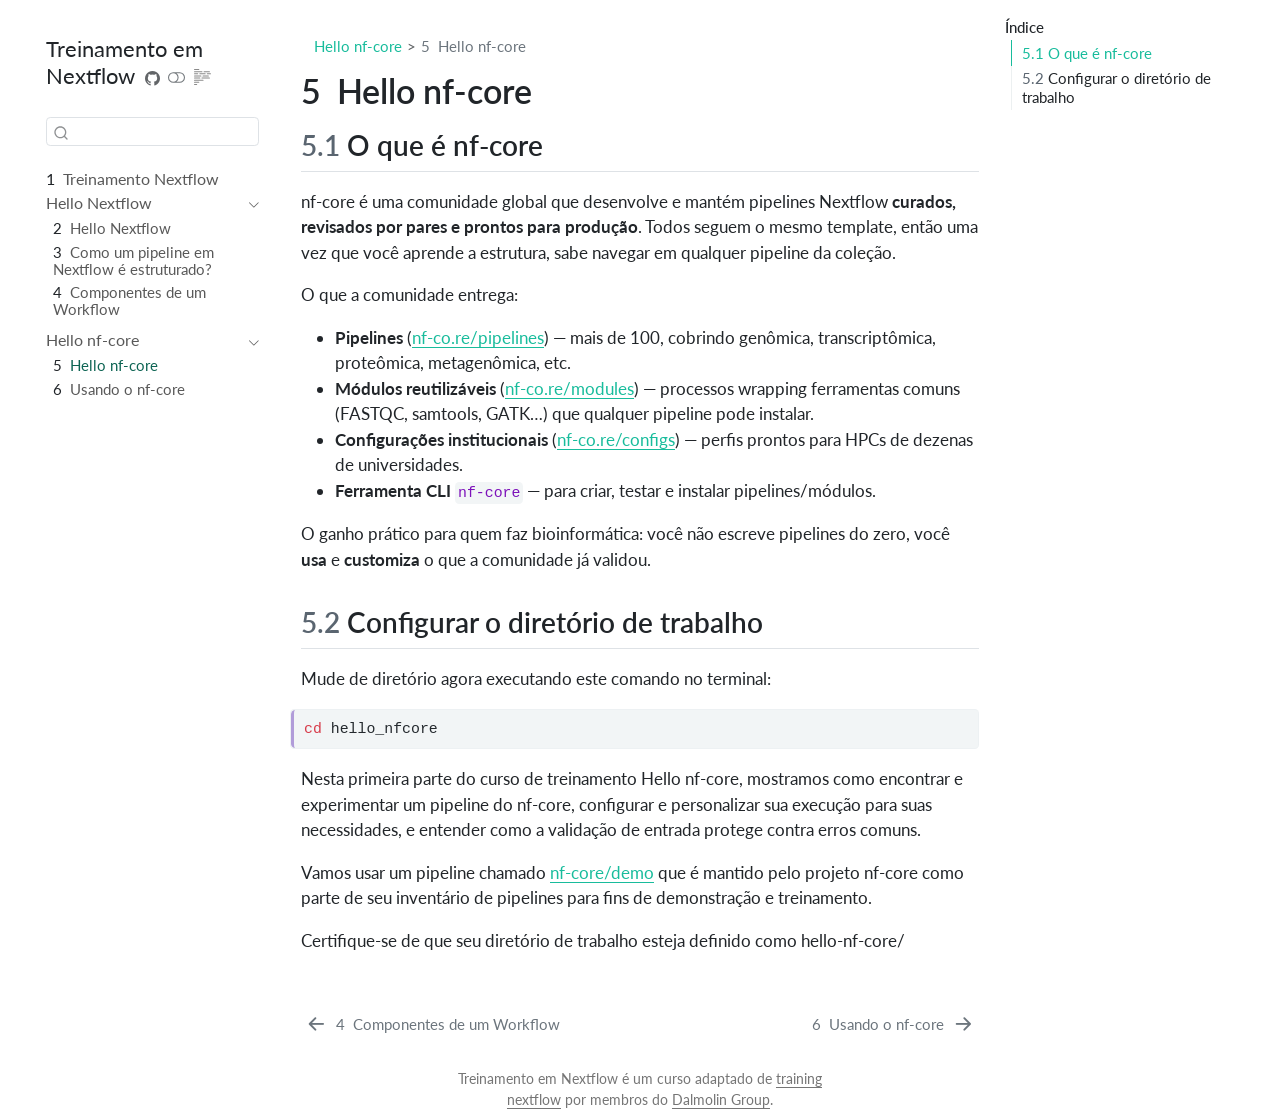
<file: 02_1_hello_nf-core.html>
<!DOCTYPE html>
<html xmlns="http://www.w3.org/1999/xhtml" lang="pt-BR" xml:lang="pt-BR"><head>

<meta charset="utf-8">
<meta name="generator" content="quarto-1.10.18">

<meta name="viewport" content="width=device-width, initial-scale=1.0, user-scalable=yes">


<title>5&nbsp; Hello nf-core – Treinamento em Nextflow</title>
<style>
/* Default styles provided by pandoc.
** See https://pandoc.org/MANUAL.html#variables-for-html for config info.
*/
span.smallcaps{font-variant: small-caps;}
div.columns{display: flex; gap: 1.5em;}
div.column{flex: auto;}
@media screen {
div.columns{gap: min(4vw, 1.5em);}
div.column{overflow-x: auto;}
}
div.hanging-indent{margin-left: 1.5em; text-indent: -1.5em;}
ul.task-list{list-style: none;}
ul.task-list li input[type="checkbox"] {
  width: 0.8em;
  margin: 0 0.8em 0.2em -1em; /* quarto-specific, see https://github.com/quarto-dev/quarto-cli/issues/4556 */ 
  vertical-align: middle;
}
/* CSS for syntax highlighting */
html { -webkit-text-size-adjust: 100%; }
pre > code.sourceCode { white-space: pre; position: relative; }
pre > code.sourceCode > span { display: inline-block; line-height: 1.25; }
pre > code.sourceCode > span:empty { height: 1.2em; }
.sourceCode { overflow: visible; }
code.sourceCode > span { color: inherit; text-decoration: inherit; }
div.sourceCode { margin: 1em 0; }
pre.sourceCode { margin: 0; }
@media screen {
div.sourceCode { overflow: auto; }
}
@media print {
pre > code.sourceCode { white-space: pre-wrap; }
pre > code.sourceCode > span { text-indent: -5em; padding-left: 5em; }
}
pre.numberSource code
  { counter-reset: source-line 0; }
pre.numberSource code > span
  { position: relative; left: -4em; counter-increment: source-line; }
pre.numberSource code > span > a:first-child::before
  { content: counter(source-line);
    position: relative; left: -1em; text-align: right; vertical-align: baseline;
    border: none; display: inline-block;
    -webkit-touch-callout: none; -webkit-user-select: none;
    -khtml-user-select: none; -moz-user-select: none;
    -ms-user-select: none; user-select: none;
    padding: 0 4px; width: 4em;
  }
pre.numberSource { margin-left: 3em;  padding-left: 4px; }
div.sourceCode
  {   }
@media screen {
pre > code.sourceCode > span > a:first-child::before { text-decoration: underline; }
}
</style>


<script src="site_libs/quarto-nav/quarto-nav.js"></script>
<script src="site_libs/quarto-nav/headroom.min.js"></script>
<script src="site_libs/clipboard/clipboard.min.js"></script>
<script src="site_libs/quarto-search/autocomplete.umd.js"></script>
<script src="site_libs/quarto-search/fuse.min.js"></script>
<script src="site_libs/quarto-search/quarto-search.js"></script>
<meta name="quarto:offset" content="./">
<link href="./02_2_hello_nf-core.html" rel="next">
<link href="./01_3_hello_nextflow.html" rel="prev">
<link href="./content/images/dalmolin_icon.svg" rel="icon" type="image/svg+xml">
<script src="site_libs/quarto-html/quarto.js" type="module"></script>
<script src="site_libs/quarto-html/tabsets/tabsets.js" type="module"></script>
<script src="site_libs/quarto-html/popper.min.js"></script>
<script src="site_libs/quarto-html/tippy.umd.min.js"></script>
<script src="site_libs/quarto-html/anchor.min.js"></script>
<link href="site_libs/quarto-html/tippy.css" rel="stylesheet">
<link href="site_libs/quarto-html/quarto-syntax-highlighting-bb62276ab45c84d9efd712f51ff97b5a.css" rel="stylesheet" class="quarto-color-scheme" id="quarto-text-highlighting-styles">
<link href="site_libs/quarto-html/quarto-syntax-highlighting-dark-5a1953863e1f72ef3b996ef827f01ca7.css" rel="stylesheet" class="quarto-color-scheme quarto-color-alternate" id="quarto-text-highlighting-styles">
<link href="site_libs/quarto-html/quarto-syntax-highlighting-bb62276ab45c84d9efd712f51ff97b5a.css" rel="stylesheet" class="quarto-color-scheme-extra" id="quarto-text-highlighting-styles">
<script src="site_libs/bootstrap/bootstrap.min.js"></script>
<link href="site_libs/bootstrap/bootstrap-icons.css" rel="stylesheet">
<link href="site_libs/bootstrap/bootstrap-a050de4d34cf3eeddbf44f5952d7ca52.min.css" rel="stylesheet" append-hash="true" class="quarto-color-scheme" id="quarto-bootstrap" data-mode="light">
<link href="site_libs/bootstrap/bootstrap-dark-06fa1cc2e77318c549d18d97d1bcbb19.min.css" rel="stylesheet" append-hash="true" class="quarto-color-scheme quarto-color-alternate" id="quarto-bootstrap" data-mode="dark">
<link href="site_libs/bootstrap/bootstrap-a050de4d34cf3eeddbf44f5952d7ca52.min.css" rel="stylesheet" append-hash="true" class="quarto-color-scheme-extra" id="quarto-bootstrap" data-mode="light">
<script id="quarto-search-options" type="application/json">{
  "location": "sidebar",
  "copy-button": false,
  "collapse-after": 3,
  "panel-placement": "start",
  "type": "textbox",
  "limit": 50,
  "keyboard-shortcut": [
    "f",
    "/",
    "s"
  ],
  "show-item-context": false,
  "language": {
    "search-no-results-text": "Nenhum resultado",
    "search-matching-documents-text": "documentos correspondentes",
    "search-copy-link-title": "Copiar link para a busca",
    "search-hide-matches-text": "Esconder correspondências adicionais",
    "search-more-match-text": "mais correspondência neste documento",
    "search-more-matches-text": "mais correspondências neste documento",
    "search-clear-button-title": "Limpar",
    "search-text-placeholder": "",
    "search-detached-cancel-button-title": "Cancelar",
    "search-submit-button-title": "Enviar",
    "search-label": "Procurar"
  }
}</script>


</head>

<body class="nav-sidebar floating quarto-light"><script id="quarto-html-before-body" type="application/javascript">
    const toggleBodyColorMode = (bsSheetEl) => {
      const mode = bsSheetEl.getAttribute("data-mode");
      const bodyEl = window.document.querySelector("body");
      if (mode === "dark") {
        bodyEl.classList.add("quarto-dark");
        bodyEl.classList.remove("quarto-light");
      } else {
        bodyEl.classList.add("quarto-light");
        bodyEl.classList.remove("quarto-dark");
      }
    }
    const toggleBodyColorPrimary = () => {
      const bsSheetEl = window.document.querySelector("link#quarto-bootstrap:not([rel=disabled-stylesheet])");
      if (bsSheetEl) {
        toggleBodyColorMode(bsSheetEl);
      }
    }
    const setColorSchemeToggle = (alternate) => {
      const toggles = window.document.querySelectorAll('.quarto-color-scheme-toggle');
      for (let i=0; i < toggles.length; i++) {
        const toggle = toggles[i];
        if (toggle) {
          if (alternate) {
            toggle.classList.add("alternate");
          } else {
            toggle.classList.remove("alternate");
          }
        }
      }
    };
    const toggleColorMode = (alternate) => {
      // Switch the stylesheets
      const primaryStylesheets = window.document.querySelectorAll('link.quarto-color-scheme:not(.quarto-color-alternate)');
      const alternateStylesheets = window.document.querySelectorAll('link.quarto-color-scheme.quarto-color-alternate');
      manageTransitions('#quarto-margin-sidebar .nav-link', false);
      if (alternate) {
        // note: dark is layered on light, we don't disable primary!
        enableStylesheet(alternateStylesheets);
        for (const sheetNode of alternateStylesheets) {
          if (sheetNode.id === "quarto-bootstrap") {
            toggleBodyColorMode(sheetNode);
          }
        }
      } else {
        disableStylesheet(alternateStylesheets);
        enableStylesheet(primaryStylesheets)
        toggleBodyColorPrimary();
      }
      manageTransitions('#quarto-margin-sidebar .nav-link', true);
      // Switch the toggles
      setColorSchemeToggle(alternate)
      // Hack to workaround the fact that safari doesn't
      // properly recolor the scrollbar when toggling (#1455)
      if (navigator.userAgent.indexOf('Safari') > 0 && navigator.userAgent.indexOf('Chrome') == -1) {
        manageTransitions("body", false);
        window.scrollTo(0, 1);
        setTimeout(() => {
          window.scrollTo(0, 0);
          manageTransitions("body", true);
        }, 40);
      }
    }
    const disableStylesheet = (stylesheets) => {
      for (let i=0; i < stylesheets.length; i++) {
        const stylesheet = stylesheets[i];
        stylesheet.rel = 'disabled-stylesheet';
      }
    }
    const enableStylesheet = (stylesheets) => {
      for (let i=0; i < stylesheets.length; i++) {
        const stylesheet = stylesheets[i];
        if(stylesheet.rel !== 'stylesheet') { // for Chrome, which will still FOUC without this check
          stylesheet.rel = 'stylesheet';
        }
      }
    }
    const manageTransitions = (selector, allowTransitions) => {
      const els = window.document.querySelectorAll(selector);
      for (let i=0; i < els.length; i++) {
        const el = els[i];
        if (allowTransitions) {
          el.classList.remove('notransition');
        } else {
          el.classList.add('notransition');
        }
      }
    }
    const isFileUrl = () => {
      return window.location.protocol === 'file:';
    }
    const hasAlternateSentinel = () => {
      let styleSentinel = getColorSchemeSentinel();
      if (styleSentinel !== null) {
        return styleSentinel === "alternate";
      } else {
        return false;
      }
    }
    const setStyleSentinel = (alternate) => {
      const value = alternate ? "alternate" : "default";
      if (!isFileUrl()) {
        window.localStorage.setItem("quarto-color-scheme", value);
      } else {
        localAlternateSentinel = value;
      }
    }
    const getColorSchemeSentinel = () => {
      if (!isFileUrl()) {
        const storageValue = window.localStorage.getItem("quarto-color-scheme");
        return storageValue != null ? storageValue : localAlternateSentinel;
      } else {
        return localAlternateSentinel;
      }
    }
    const toggleGiscusIfUsed = (isAlternate, darkModeDefault) => {
      const baseTheme = document.querySelector('#giscus-base-theme')?.value ?? 'light';
      const alternateTheme = document.querySelector('#giscus-alt-theme')?.value ?? 'dark';
      let newTheme = '';
      if(authorPrefersDark) {
        newTheme = isAlternate ? baseTheme : alternateTheme;
      } else {
        newTheme = isAlternate ? alternateTheme : baseTheme;
      }
      const changeGiscusTheme = () => {
        // From: https://github.com/giscus/giscus/issues/336
        const sendMessage = (message) => {
          const iframe = document.querySelector('iframe.giscus-frame');
          if (!iframe) return;
          iframe.contentWindow.postMessage({ giscus: message }, 'https://giscus.app');
        }
        sendMessage({
          setConfig: {
            theme: newTheme
          }
        });
      }
      const isGiscussLoaded = window.document.querySelector('iframe.giscus-frame') !== null;
      if (isGiscussLoaded) {
        changeGiscusTheme();
      }
    };
    const authorPrefersDark = false;
    const darkModeDefault = authorPrefersDark;
      document.querySelector('link#quarto-text-highlighting-styles.quarto-color-scheme-extra').rel = 'disabled-stylesheet';
      document.querySelector('link#quarto-bootstrap.quarto-color-scheme-extra').rel = 'disabled-stylesheet';
    let localAlternateSentinel = darkModeDefault ? 'alternate' : 'default';
    // Dark / light mode switch
    window.quartoToggleColorScheme = () => {
      // Read the current dark / light value
      let toAlternate = !hasAlternateSentinel();
      toggleColorMode(toAlternate);
      setStyleSentinel(toAlternate);
      toggleGiscusIfUsed(toAlternate, darkModeDefault);
      window.dispatchEvent(new Event('resize'));
    };
    // Switch to dark mode if need be
    if (hasAlternateSentinel()) {
      toggleColorMode(true);
    } else {
      toggleColorMode(false);
    }
  </script>

<div id="quarto-search-results"></div>
  <header id="quarto-header" class="headroom fixed-top">
  <nav class="quarto-secondary-nav">
    <div class="container-fluid d-flex">
      <button type="button" class="quarto-btn-toggle btn" data-bs-toggle="collapse" role="button" data-bs-target=".quarto-sidebar-collapse-item" aria-controls="quarto-sidebar" aria-expanded="false" aria-label="Alternar barra lateral" onclick="if (window.quartoToggleHeadroom) { window.quartoToggleHeadroom(); }">
        <i class="bi bi-layout-text-sidebar-reverse"></i>
      </button>
        <nav class="quarto-page-breadcrumbs" aria-label="breadcrumb"><ol class="breadcrumb"><li class="breadcrumb-item"><a href="./02_1_hello_nf-core.html">Hello nf-core</a></li><li class="breadcrumb-item"><a href="./02_1_hello_nf-core.html"><span class="chapter-number">5</span>&nbsp; <span class="chapter-title">Hello nf-core</span></a></li></ol></nav>
        <a class="flex-grow-1" role="navigation" data-bs-toggle="collapse" data-bs-target=".quarto-sidebar-collapse-item" aria-controls="quarto-sidebar" aria-expanded="false" aria-label="Alternar barra lateral" onclick="if (window.quartoToggleHeadroom) { window.quartoToggleHeadroom(); }">      
        </a>
      <button type="button" class="btn quarto-search-button" aria-label="Procurar" onclick="window.quartoOpenSearch();">
        <i class="bi bi-search"></i>
      </button>
    </div>
  </nav>
</header>
<!-- content -->
<div id="quarto-content" class="quarto-container page-columns page-rows-contents page-layout-article">
<!-- sidebar -->
  <nav id="quarto-sidebar" class="sidebar collapse collapse-horizontal quarto-sidebar-collapse-item sidebar-navigation floating overflow-auto">
    <div class="pt-lg-2 mt-2 text-left sidebar-header">
    <div class="sidebar-title mb-0 py-0">
      <a href="./">Treinamento em Nextflow</a> 
        <div class="sidebar-tools-main tools-wide">
    <a href="https://github.com/dalmolingroup/nextflow_training" title="Código fonte" class="quarto-navigation-tool px-1" aria-label="Código fonte"><i class="bi bi-github"></i></a>
  <a href="" class="quarto-color-scheme-toggle quarto-navigation-tool  px-1" onclick="window.quartoToggleColorScheme(); return false;" title="Alternar modo escuro"><i class="bi"></i></a>
  <a href="" class="quarto-reader-toggle quarto-navigation-tool px-1" onclick="window.quartoToggleReader(); return false;" title="Alternar modo de leitor">
  <div class="quarto-reader-toggle-btn">
  <i class="bi"></i>
  </div>
</a>
</div>
    </div>
      </div>
        <div class="mt-2 flex-shrink-0 align-items-center">
        <div class="sidebar-search">
        <div id="quarto-search" class="" title="Procurar"></div>
        </div>
        </div>
    <div class="sidebar-menu-container"> 
    <ul class="list-unstyled mt-1">
        <li class="sidebar-item">
  <div class="sidebar-item-container"> 
  <a href="./index.html" class="sidebar-item-text sidebar-link">
 <span class="menu-text"><span class="chapter-number">1</span>&nbsp; <span class="chapter-title">Treinamento Nextflow</span></span></a>
  </div>
</li>
        <li class="sidebar-item sidebar-item-section">
      <div class="sidebar-item-container"> 
            <a class="sidebar-item-text sidebar-link text-start" data-bs-toggle="collapse" data-bs-target="#quarto-sidebar-section-1" role="navigation" aria-expanded="true">
 <span class="menu-text">Hello Nextflow</span></a>
          <a class="sidebar-item-toggle text-start" data-bs-toggle="collapse" data-bs-target="#quarto-sidebar-section-1" role="navigation" aria-expanded="true" aria-label="Alternar seção">
            <i class="bi bi-chevron-right ms-2"></i>
          </a> 
      </div>
      <ul id="quarto-sidebar-section-1" class="collapse list-unstyled sidebar-section depth1 show">  
          <li class="sidebar-item">
  <div class="sidebar-item-container"> 
  <a href="./01_1_hello_nextflow.html" class="sidebar-item-text sidebar-link">
 <span class="menu-text"><span class="chapter-number">2</span>&nbsp; <span class="chapter-title">Hello Nextflow</span></span></a>
  </div>
</li>
          <li class="sidebar-item">
  <div class="sidebar-item-container"> 
  <a href="./01_2_hello_nextflow.html" class="sidebar-item-text sidebar-link">
 <span class="menu-text"><span class="chapter-number">3</span>&nbsp; <span class="chapter-title">Como um pipeline em Nextflow é estruturado?</span></span></a>
  </div>
</li>
          <li class="sidebar-item">
  <div class="sidebar-item-container"> 
  <a href="./01_3_hello_nextflow.html" class="sidebar-item-text sidebar-link">
 <span class="menu-text"><span class="chapter-number">4</span>&nbsp; <span class="chapter-title">Componentes de um Workflow</span></span></a>
  </div>
</li>
      </ul>
  </li>
        <li class="sidebar-item sidebar-item-section">
      <div class="sidebar-item-container"> 
            <a class="sidebar-item-text sidebar-link text-start" data-bs-toggle="collapse" data-bs-target="#quarto-sidebar-section-2" role="navigation" aria-expanded="true">
 <span class="menu-text">Hello nf-core</span></a>
          <a class="sidebar-item-toggle text-start" data-bs-toggle="collapse" data-bs-target="#quarto-sidebar-section-2" role="navigation" aria-expanded="true" aria-label="Alternar seção">
            <i class="bi bi-chevron-right ms-2"></i>
          </a> 
      </div>
      <ul id="quarto-sidebar-section-2" class="collapse list-unstyled sidebar-section depth1 show">  
          <li class="sidebar-item">
  <div class="sidebar-item-container"> 
  <a href="./02_1_hello_nf-core.html" class="sidebar-item-text sidebar-link active">
 <span class="menu-text"><span class="chapter-number">5</span>&nbsp; <span class="chapter-title">Hello nf-core</span></span></a>
  </div>
</li>
          <li class="sidebar-item">
  <div class="sidebar-item-container"> 
  <a href="./02_2_hello_nf-core.html" class="sidebar-item-text sidebar-link">
 <span class="menu-text"><span class="chapter-number">6</span>&nbsp; <span class="chapter-title">Usando o nf-core</span></span></a>
  </div>
</li>
      </ul>
  </li>
    </ul>
    </div>
</nav>
<div id="quarto-sidebar-glass" class="quarto-sidebar-collapse-item" data-bs-toggle="collapse" data-bs-target=".quarto-sidebar-collapse-item"></div>
<!-- margin-sidebar -->
    <div id="quarto-margin-sidebar" class="sidebar margin-sidebar">
        <nav id="TOC" role="doc-toc" class="toc-active">
    <h2 id="toc-title">Índice</h2>
   
  <ul>
  <li><a href="#o-que-é-nf-core" id="toc-o-que-é-nf-core" class="nav-link active" data-scroll-target="#o-que-é-nf-core"><span class="header-section-number">5.1</span> O que é nf-core</a></li>
  <li><a href="#configurar-o-diretório-de-trabalho" id="toc-configurar-o-diretório-de-trabalho" class="nav-link" data-scroll-target="#configurar-o-diretório-de-trabalho"><span class="header-section-number">5.2</span> Configurar o diretório de trabalho</a></li>
  </ul>
</nav>
    </div>
<!-- main -->
<main class="content" id="quarto-document-content">


<header id="title-block-header" class="quarto-title-block default"><nav class="quarto-page-breadcrumbs quarto-title-breadcrumbs d-none d-lg-block" aria-label="breadcrumb"><ol class="breadcrumb"><li class="breadcrumb-item"><a href="./02_1_hello_nf-core.html">Hello nf-core</a></li><li class="breadcrumb-item"><a href="./02_1_hello_nf-core.html"><span class="chapter-number">5</span>&nbsp; <span class="chapter-title">Hello nf-core</span></a></li></ol></nav>
<div class="quarto-title">
<h1 class="title"><span class="chapter-number">5</span>&nbsp; <span class="chapter-title">Hello nf-core</span></h1>
</div>



<div class="quarto-title-meta">

    
  
    
  </div>
  


</header>


<section id="o-que-é-nf-core" class="level2" data-number="5.1">
<h2 data-number="5.1" class="anchored" data-anchor-id="o-que-é-nf-core"><span class="header-section-number">5.1</span> O que é nf-core</h2>
<p>nf-core é uma comunidade global que desenvolve e mantém pipelines Nextflow <strong>curados, revisados por pares e prontos para produção</strong>. Todos seguem o mesmo template, então uma vez que você aprende a estrutura, sabe navegar em qualquer pipeline da coleção.</p>
<p>O que a comunidade entrega:</p>
<ul>
<li><strong>Pipelines</strong> (<a href="https://nf-co.re/pipelines">nf-co.re/pipelines</a>) — mais de 100, cobrindo genômica, transcriptômica, proteômica, metagenômica, etc.</li>
<li><strong>Módulos reutilizáveis</strong> (<a href="https://nf-co.re/modules">nf-co.re/modules</a>) — processos wrapping ferramentas comuns (FASTQC, samtools, GATK…) que qualquer pipeline pode instalar.</li>
<li><strong>Configurações institucionais</strong> (<a href="https://nf-co.re/configs">nf-co.re/configs</a>) — perfis prontos para HPCs de dezenas de universidades.</li>
<li><strong>Ferramenta CLI <code>nf-core</code></strong> — para criar, testar e instalar pipelines/módulos.</li>
</ul>
<p>O ganho prático para quem faz bioinformática: você não escreve pipelines do zero, você <strong>usa</strong> e <strong>customiza</strong> o que a comunidade já validou.</p>
</section>
<section id="configurar-o-diretório-de-trabalho" class="level2" data-number="5.2">
<h2 data-number="5.2" class="anchored" data-anchor-id="configurar-o-diretório-de-trabalho"><span class="header-section-number">5.2</span> Configurar o diretório de trabalho</h2>
<p>Mude de diretório agora executando este comando no terminal:</p>
<div class="code-copy-outer-scaffold"><div class="sourceCode" id="cb1"><pre class="sourceCode bash code-with-copy"><code class="sourceCode bash"><span id="cb1-1"><a href="#cb1-1" aria-hidden="true" tabindex="-1"></a><span class="bu">cd</span> hello_nfcore</span></code></pre></div><button title="Copiar para a área de transferência" class="code-copy-button"><i class="bi"></i></button></div>
<p>Nesta primeira parte do curso de treinamento Hello nf-core, mostramos como encontrar e experimentar um pipeline do nf-core, configurar e personalizar sua execução para suas necessidades, e entender como a validação de entrada protege contra erros comuns.</p>
<p>Vamos usar um pipeline chamado <a href="https://nf-co.re/demo/1.2.0/">nf-core/demo</a> que é mantido pelo projeto nf-core como parte de seu inventário de pipelines para fins de demonstração e treinamento.</p>
<p>Certifique-se de que seu diretório de trabalho esteja definido como hello-nf-core/</p>


</section>

</main> <!-- /main -->
<script id="quarto-html-after-body" type="application/javascript">
  window.document.addEventListener("DOMContentLoaded", function (event) {
    // Ensure there is a toggle, if there isn't float one in the top right
    if (window.document.querySelector('.quarto-color-scheme-toggle') === null) {
      const a = window.document.createElement('a');
      a.classList.add('top-right');
      a.classList.add('quarto-color-scheme-toggle');
      a.href = "";
      a.onclick = function() { try { window.quartoToggleColorScheme(); } catch {} return false; };
      const i = window.document.createElement("i");
      i.classList.add('bi');
      a.appendChild(i);
      window.document.body.appendChild(a);
    }
    setColorSchemeToggle(hasAlternateSentinel())
    const icon = "";
    const anchorJS = new window.AnchorJS();
    anchorJS.options = {
      placement: 'right',
      icon: icon
    };
    anchorJS.add('.anchored');
    const isCodeAnnotation = (el) => {
      for (const clz of el.classList) {
        if (clz.startsWith('code-annotation-')) {                     
          return true;
        }
      }
      return false;
    }
    const onCopySuccess = function(e) {
      // button target
      const button = e.trigger;
      // don't keep focus
      button.blur();
      // flash "checked"
      button.classList.add('code-copy-button-checked');
      var currentTitle = button.getAttribute("title");
      button.setAttribute("title", "Copiada");
      let tooltip;
      if (window.bootstrap) {
        button.setAttribute("data-bs-toggle", "tooltip");
        button.setAttribute("data-bs-placement", "left");
        button.setAttribute("data-bs-title", "Copiada");
        tooltip = new bootstrap.Tooltip(button, 
          { trigger: "manual", 
            customClass: "code-copy-button-tooltip",
            offset: [0, -8]});
        tooltip.show();    
      }
      setTimeout(function() {
        if (tooltip) {
          tooltip.hide();
          button.removeAttribute("data-bs-title");
          button.removeAttribute("data-bs-toggle");
          button.removeAttribute("data-bs-placement");
        }
        button.setAttribute("title", currentTitle);
        button.classList.remove('code-copy-button-checked');
      }, 1000);
      // clear code selection
      e.clearSelection();
    }
    const getTextToCopy = function(trigger) {
      const outerScaffold = trigger.parentElement.cloneNode(true);
      const codeEl = outerScaffold.querySelector('code');
      for (const childEl of codeEl.children) {
        if (isCodeAnnotation(childEl)) {
          childEl.remove();
        }
      }
      return codeEl.innerText;
    }
    const clipboard = new window.ClipboardJS('.code-copy-button:not([data-in-quarto-modal])', {
      text: getTextToCopy
    });
    clipboard.on('success', onCopySuccess);
    if (window.document.getElementById('quarto-embedded-source-code-modal')) {
      const clipboardModal = new window.ClipboardJS('.code-copy-button[data-in-quarto-modal]', {
        text: getTextToCopy,
        container: window.document.getElementById('quarto-embedded-source-code-modal')
      });
      clipboardModal.on('success', onCopySuccess);
    }
      var localhostRegex = new RegExp(/^(?:http|https):\/\/localhost\:?[0-9]*\//);
      var mailtoRegex = new RegExp(/^mailto:/);
        var filterRegex = new RegExp("https:\/\/dalmolingroup\.github\.io\/");
      var isInternal = (href) => {
          return filterRegex.test(href) || localhostRegex.test(href) || mailtoRegex.test(href);
      }
      // Inspect non-navigation links and adorn them if external
     var links = window.document.querySelectorAll('a[href]:not(.nav-link):not(.navbar-brand):not(.toc-action):not(.sidebar-link):not(.sidebar-item-toggle):not(.pagination-link):not(.no-external):not([aria-hidden]):not(.dropdown-item):not(.quarto-navigation-tool):not(.about-link)');
      for (var i=0; i<links.length; i++) {
        const link = links[i];
        if (!isInternal(link.href)) {
          // undo the damage that might have been done by quarto-nav.js in the case of
          // links that we want to consider external
          if (link.dataset.originalHref !== undefined) {
            link.href = link.dataset.originalHref;
          }
        }
      }
    function tippyHover(el, contentFn, onTriggerFn, onUntriggerFn) {
      const config = {
        allowHTML: true,
        maxWidth: 500,
        delay: 100,
        arrow: false,
        appendTo: function(el) {
            return el.parentElement;
        },
        interactive: true,
        interactiveBorder: 10,
        theme: 'quarto',
        placement: 'bottom-start',
      };
      if (contentFn) {
        config.content = contentFn;
      }
      if (onTriggerFn) {
        config.onTrigger = onTriggerFn;
      }
      if (onUntriggerFn) {
        config.onUntrigger = onUntriggerFn;
      }
      window.tippy(el, config); 
    }
    const noterefs = window.document.querySelectorAll('a[role="doc-noteref"]');
    for (var i=0; i<noterefs.length; i++) {
      const ref = noterefs[i];
      tippyHover(ref, function() {
        // use id or data attribute instead here
        let href = ref.getAttribute('data-footnote-href') || ref.getAttribute('href');
        try { href = new URL(href).hash; } catch {}
        const id = href.replace(/^#\/?/, "");
        const note = window.document.getElementById(id);
        if (note) {
          return note.innerHTML;
        } else {
          return "";
        }
      });
    }
    const xrefs = window.document.querySelectorAll('a.quarto-xref');
    const processXRef = (id, note) => {
      // Strip column container classes
      const stripColumnClz = (el) => {
        el.classList.remove("page-full", "page-columns");
        if (el.children) {
          for (const child of el.children) {
            stripColumnClz(child);
          }
        }
      }
      stripColumnClz(note)
      if (id === null || id.startsWith('sec-')) {
        // Special case sections, only their first couple elements
        const container = document.createElement("div");
        if (note.children && note.children.length > 2) {
          container.appendChild(note.children[0].cloneNode(true));
          for (let i = 1; i < note.children.length; i++) {
            const child = note.children[i];
            if (child.tagName === "P" && child.innerText === "") {
              continue;
            } else {
              container.appendChild(child.cloneNode(true));
              break;
            }
          }
          if (window.Quarto?.typesetMath) {
            window.Quarto.typesetMath(container);
          }
          return container.innerHTML
        } else {
          if (window.Quarto?.typesetMath) {
            window.Quarto.typesetMath(note);
          }
          return note.innerHTML;
        }
      } else {
        // Remove any anchor links if they are present
        const anchorLink = note.querySelector('a.anchorjs-link');
        if (anchorLink) {
          anchorLink.remove();
        }
        if (window.Quarto?.typesetMath) {
          window.Quarto.typesetMath(note);
        }
        if (note.classList.contains("callout")) {
          return note.outerHTML;
        } else {
          return note.innerHTML;
        }
      }
    }
    for (var i=0; i<xrefs.length; i++) {
      const xref = xrefs[i];
      tippyHover(xref, undefined, function(instance) {
        instance.disable();
        let url = xref.getAttribute('href');
        let hash = undefined; 
        if (url.startsWith('#')) {
          hash = url;
        } else {
          try { hash = new URL(url).hash; } catch {}
        }
        if (hash) {
          const id = hash.replace(/^#\/?/, "");
          const note = window.document.getElementById(id);
          if (note !== null) {
            try {
              const html = processXRef(id, note.cloneNode(true));
              instance.setContent(html);
            } finally {
              instance.enable();
              instance.show();
            }
          } else {
            // See if we can fetch this
            fetch(url.split('#')[0])
            .then(res => res.text())
            .then(html => {
              const parser = new DOMParser();
              const htmlDoc = parser.parseFromString(html, "text/html");
              const note = htmlDoc.getElementById(id);
              if (note !== null) {
                const html = processXRef(id, note);
                instance.setContent(html);
              } 
            }).finally(() => {
              instance.enable();
              instance.show();
            });
          }
        } else {
          // See if we can fetch a full url (with no hash to target)
          // This is a special case and we should probably do some content thinning / targeting
          fetch(url)
          .then(res => res.text())
          .then(html => {
            const parser = new DOMParser();
            const htmlDoc = parser.parseFromString(html, "text/html");
            const note = htmlDoc.querySelector('main.content');
            if (note !== null) {
              // This should only happen for chapter cross references
              // (since there is no id in the URL)
              // remove the first header
              if (note.children.length > 0 && note.children[0].tagName === "HEADER") {
                note.children[0].remove();
              }
              const html = processXRef(null, note);
              instance.setContent(html);
            } 
          }).finally(() => {
            instance.enable();
            instance.show();
          });
        }
      }, function(instance) {
      });
    }
        let selectedAnnoteEl;
        const selectorForAnnotation = ( cell, annotation) => {
          let cellAttr = 'data-code-cell="' + cell + '"';
          let lineAttr = 'data-code-annotation="' +  annotation + '"';
          const selector = 'span[' + cellAttr + '][' + lineAttr + ']';
          return selector;
        }
        const selectCodeLines = (annoteEl) => {
          const doc = window.document;
          const targetCell = annoteEl.getAttribute("data-target-cell");
          const targetAnnotation = annoteEl.getAttribute("data-target-annotation");
          const annoteSpan = window.document.querySelector(selectorForAnnotation(targetCell, targetAnnotation));
          const lines = annoteSpan.getAttribute("data-code-lines").split(",");
          const lineIds = lines.map((line) => {
            return targetCell + "-" + line;
          })
          let top = null;
          let height = null;
          let parent = null;
          if (lineIds.length > 0) {
              //compute the position of the single el (top and bottom and make a div)
              const el = window.document.getElementById(lineIds[0]);
              top = el.offsetTop;
              height = el.offsetHeight;
              parent = el.parentElement.parentElement;
            if (lineIds.length > 1) {
              const lastEl = window.document.getElementById(lineIds[lineIds.length - 1]);
              const bottom = lastEl.offsetTop + lastEl.offsetHeight;
              height = bottom - top;
            }
            if (top !== null && height !== null && parent !== null) {
              // cook up a div (if necessary) and position it 
              let div = window.document.getElementById("code-annotation-line-highlight");
              if (div === null) {
                div = window.document.createElement("div");
                div.setAttribute("id", "code-annotation-line-highlight");
                div.style.position = 'absolute';
                parent.appendChild(div);
              }
              div.style.top = top - 2 + "px";
              div.style.height = height + 4 + "px";
              div.style.left = 0;
              let gutterDiv = window.document.getElementById("code-annotation-line-highlight-gutter");
              if (gutterDiv === null) {
                gutterDiv = window.document.createElement("div");
                gutterDiv.setAttribute("id", "code-annotation-line-highlight-gutter");
                gutterDiv.style.position = 'absolute';
                const codeCell = window.document.getElementById(targetCell);
                const gutter = codeCell.querySelector('.code-annotation-gutter');
                gutter.appendChild(gutterDiv);
              }
              gutterDiv.style.top = top - 2 + "px";
              gutterDiv.style.height = height + 4 + "px";
            }
            selectedAnnoteEl = annoteEl;
          }
        };
        const unselectCodeLines = () => {
          const elementsIds = ["code-annotation-line-highlight", "code-annotation-line-highlight-gutter"];
          elementsIds.forEach((elId) => {
            const div = window.document.getElementById(elId);
            if (div) {
              div.remove();
            }
          });
          selectedAnnoteEl = undefined;
        };
          // Handle positioning of the toggle
      window.addEventListener(
        "resize",
        throttle(() => {
          elRect = undefined;
          if (selectedAnnoteEl) {
            selectCodeLines(selectedAnnoteEl);
          }
        }, 10)
      );
      function throttle(fn, ms) {
      let throttle = false;
      let timer;
        return (...args) => {
          if(!throttle) { // first call gets through
              fn.apply(this, args);
              throttle = true;
          } else { // all the others get throttled
              if(timer) clearTimeout(timer); // cancel #2
              timer = setTimeout(() => {
                fn.apply(this, args);
                timer = throttle = false;
              }, ms);
          }
        };
      }
        // Attach click handler to the DT
        const annoteDls = window.document.querySelectorAll('dt[data-target-cell]');
        for (const annoteDlNode of annoteDls) {
          annoteDlNode.addEventListener('click', (event) => {
            const clickedEl = event.target;
            if (clickedEl !== selectedAnnoteEl) {
              unselectCodeLines();
              const activeEl = window.document.querySelector('dt[data-target-cell].code-annotation-active');
              if (activeEl) {
                activeEl.classList.remove('code-annotation-active');
              }
              selectCodeLines(clickedEl);
              clickedEl.classList.add('code-annotation-active');
            } else {
              // Unselect the line
              unselectCodeLines();
              clickedEl.classList.remove('code-annotation-active');
            }
          });
        }
    const findCites = (el) => {
      const parentEl = el.parentElement;
      if (parentEl) {
        const cites = parentEl.dataset.cites;
        if (cites) {
          return {
            el,
            cites: cites.split(' ')
          };
        } else {
          return findCites(el.parentElement)
        }
      } else {
        return undefined;
      }
    };
    var bibliorefs = window.document.querySelectorAll('a[role="doc-biblioref"]');
    for (var i=0; i<bibliorefs.length; i++) {
      const ref = bibliorefs[i];
      const citeInfo = findCites(ref);
      if (citeInfo) {
        tippyHover(citeInfo.el, function() {
          var popup = window.document.createElement('div');
          citeInfo.cites.forEach(function(cite) {
            var citeDiv = window.document.createElement('div');
            citeDiv.classList.add('hanging-indent');
            citeDiv.classList.add('csl-entry');
            var biblioDiv = window.document.getElementById('ref-' + cite);
            if (biblioDiv) {
              citeDiv.innerHTML = biblioDiv.innerHTML;
            }
            popup.appendChild(citeDiv);
          });
          return popup.innerHTML;
        });
      }
    }
  });
  </script>
<nav class="page-navigation">
  <div class="nav-page nav-page-previous">
      <a href="./01_3_hello_nextflow.html" class="pagination-link" aria-label="Componentes de um Workflow">
        <i class="bi bi-arrow-left-short"></i> <span class="nav-page-text"><span class="chapter-number">4</span>&nbsp; <span class="chapter-title">Componentes de um Workflow</span></span>
      </a>          
  </div>
  <div class="nav-page nav-page-next">
      <a href="./02_2_hello_nf-core.html" class="pagination-link" aria-label="Usando o nf-core">
        <span class="nav-page-text"><span class="chapter-number">6</span>&nbsp; <span class="chapter-title">Usando o nf-core</span></span> <i class="bi bi-arrow-right-short"></i>
      </a>
  </div>
</nav>
</div> <!-- /content -->
<footer class="footer">
  <div class="nav-footer">
    <div class="nav-footer-left">
      &nbsp;
    </div>   
    <div class="nav-footer-center">
<p>Treinamento em Nextflow é um curso adaptado de <a href="https://training.nextflow.io/latest/pt/">training nextflow</a> por membros do <a href="https://dalmolingroup.imd.ufrn.br/">Dalmolin Group</a>.</p>
</div>
    <div class="nav-footer-right">
      &nbsp;
    </div>
  </div>
</footer>




</body></html>
</file>
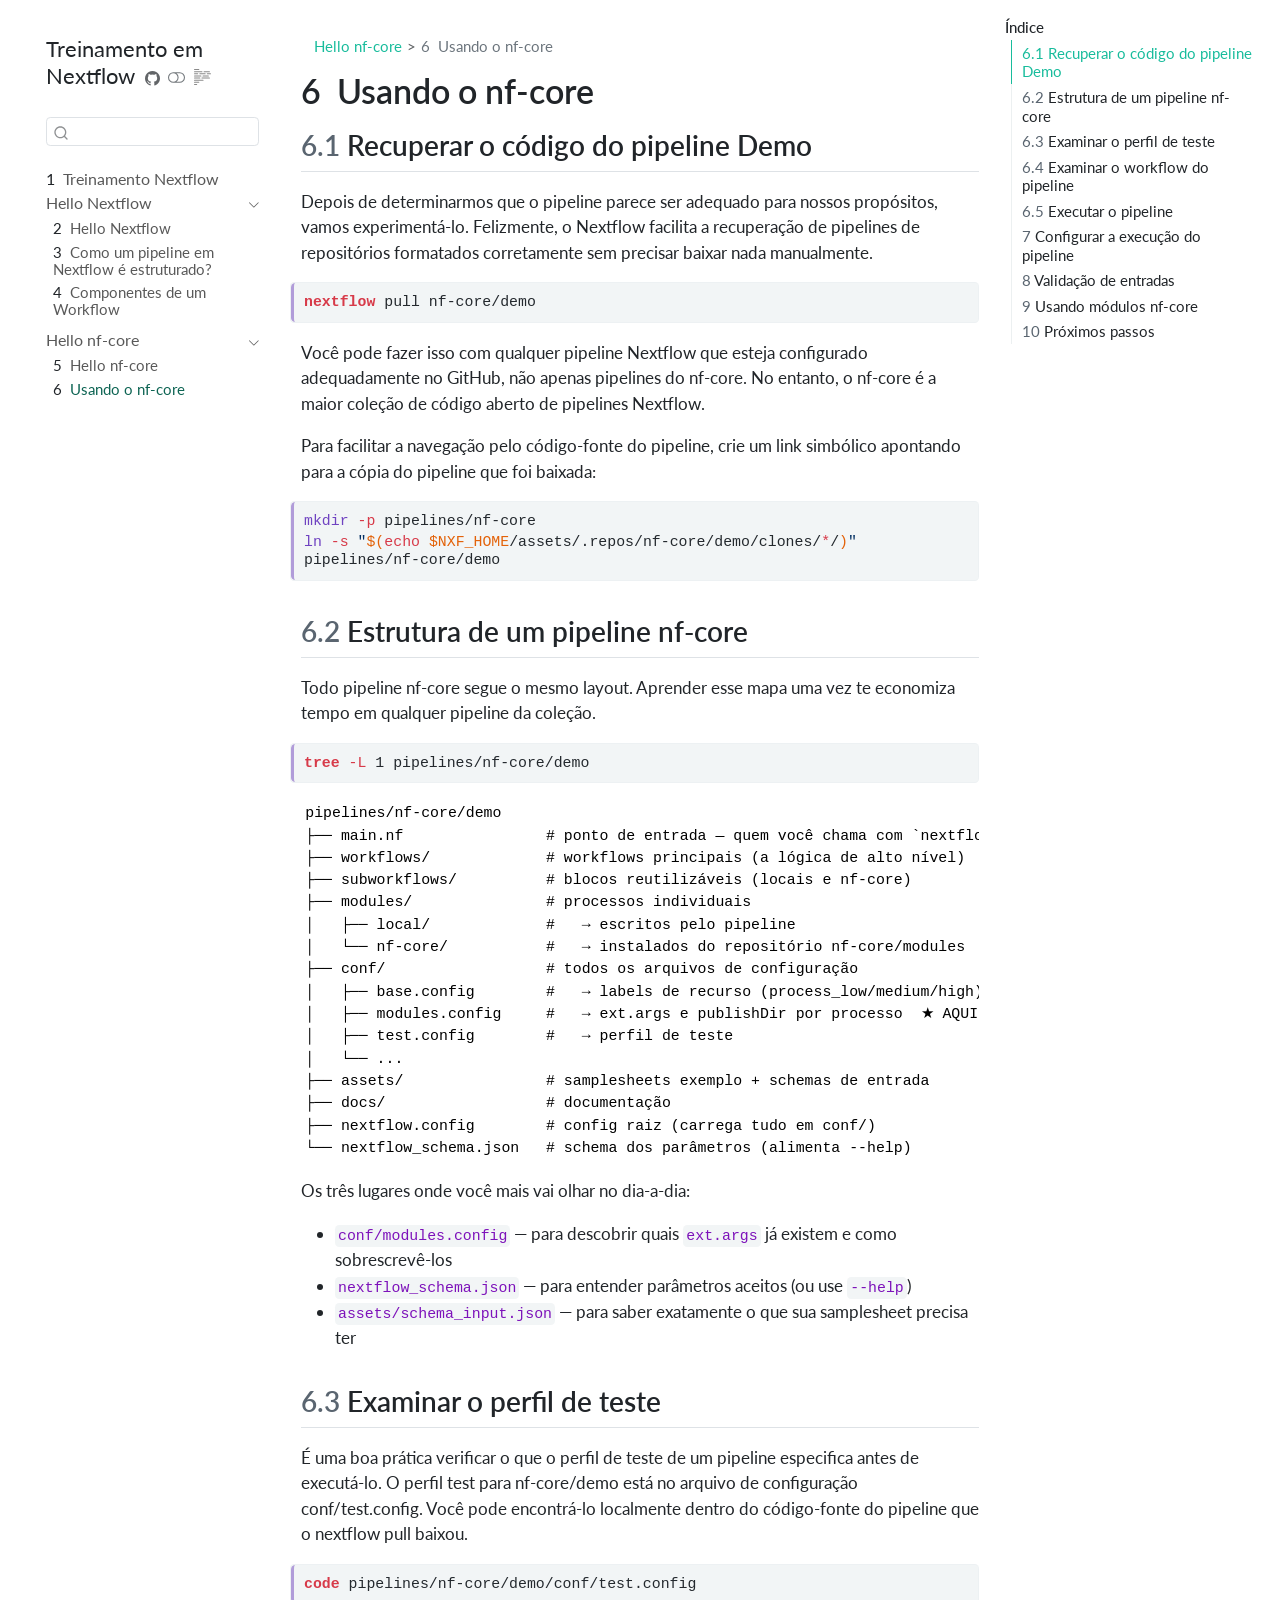
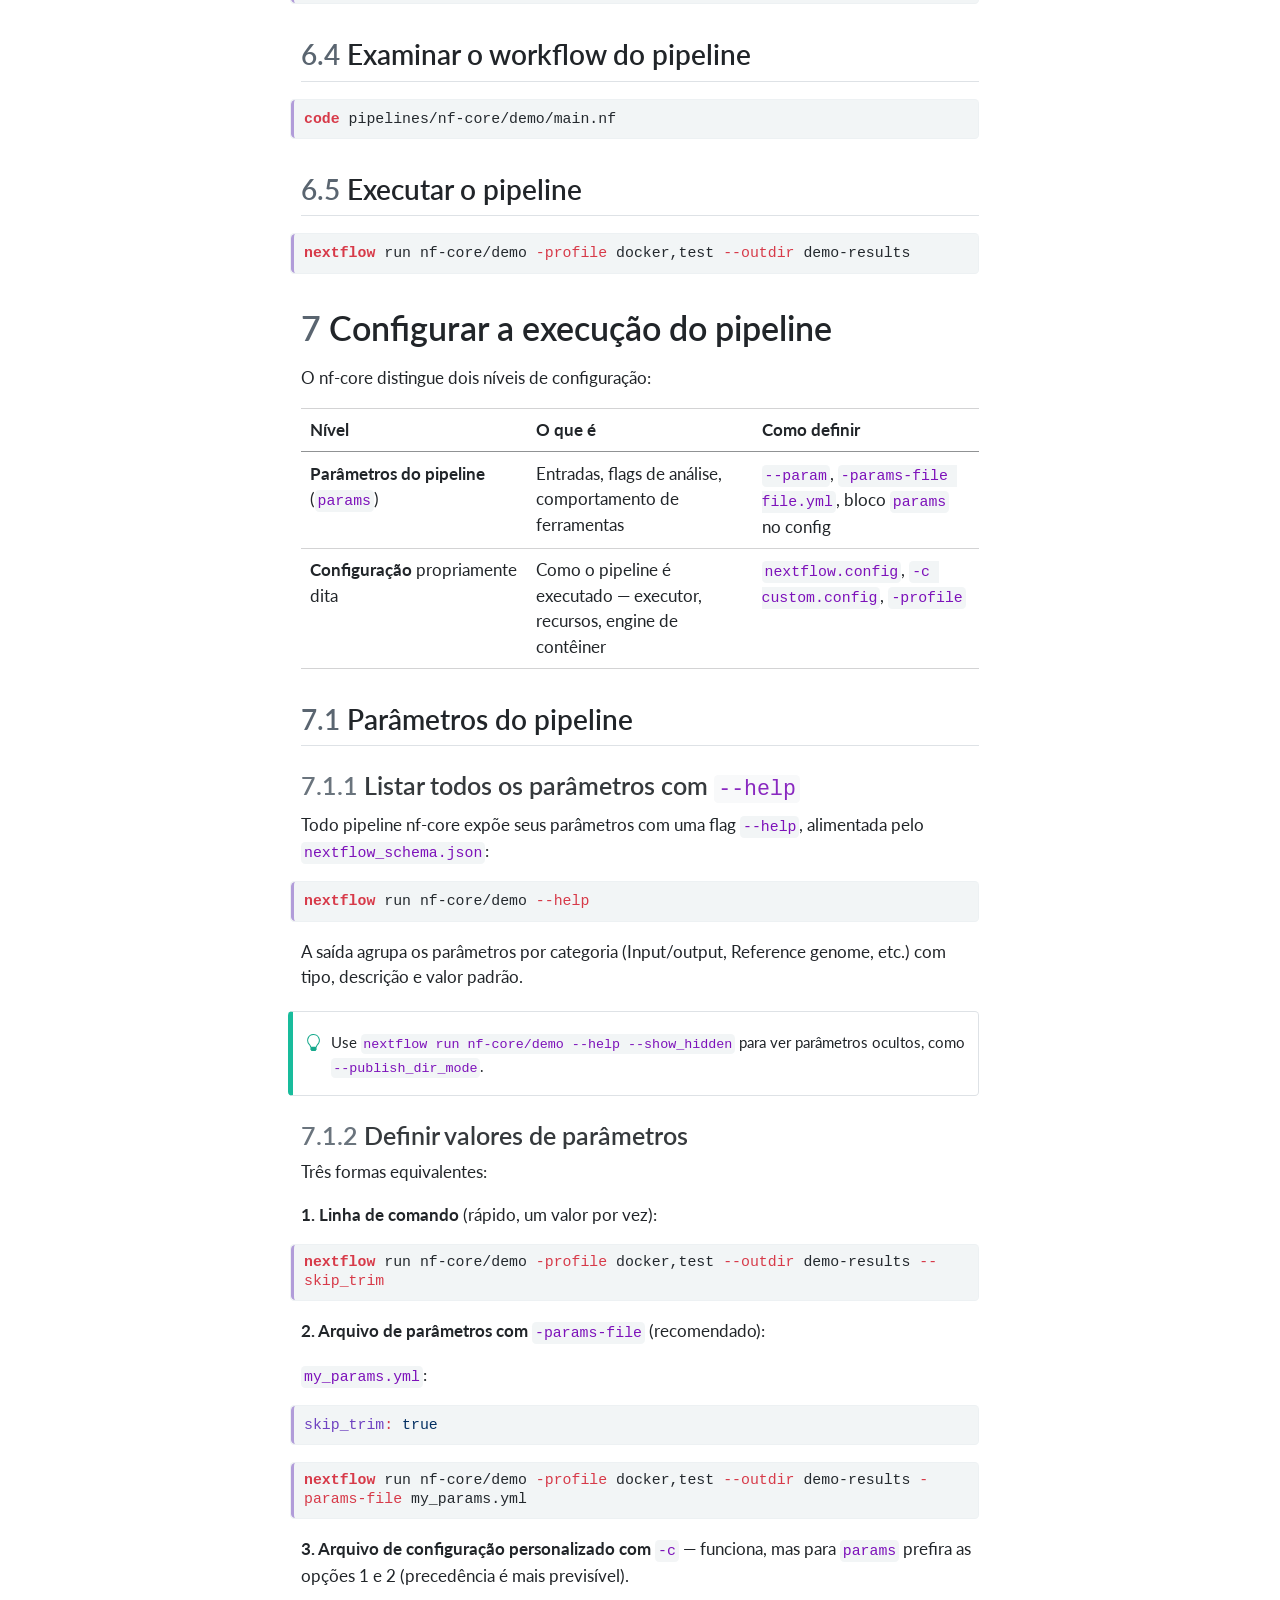
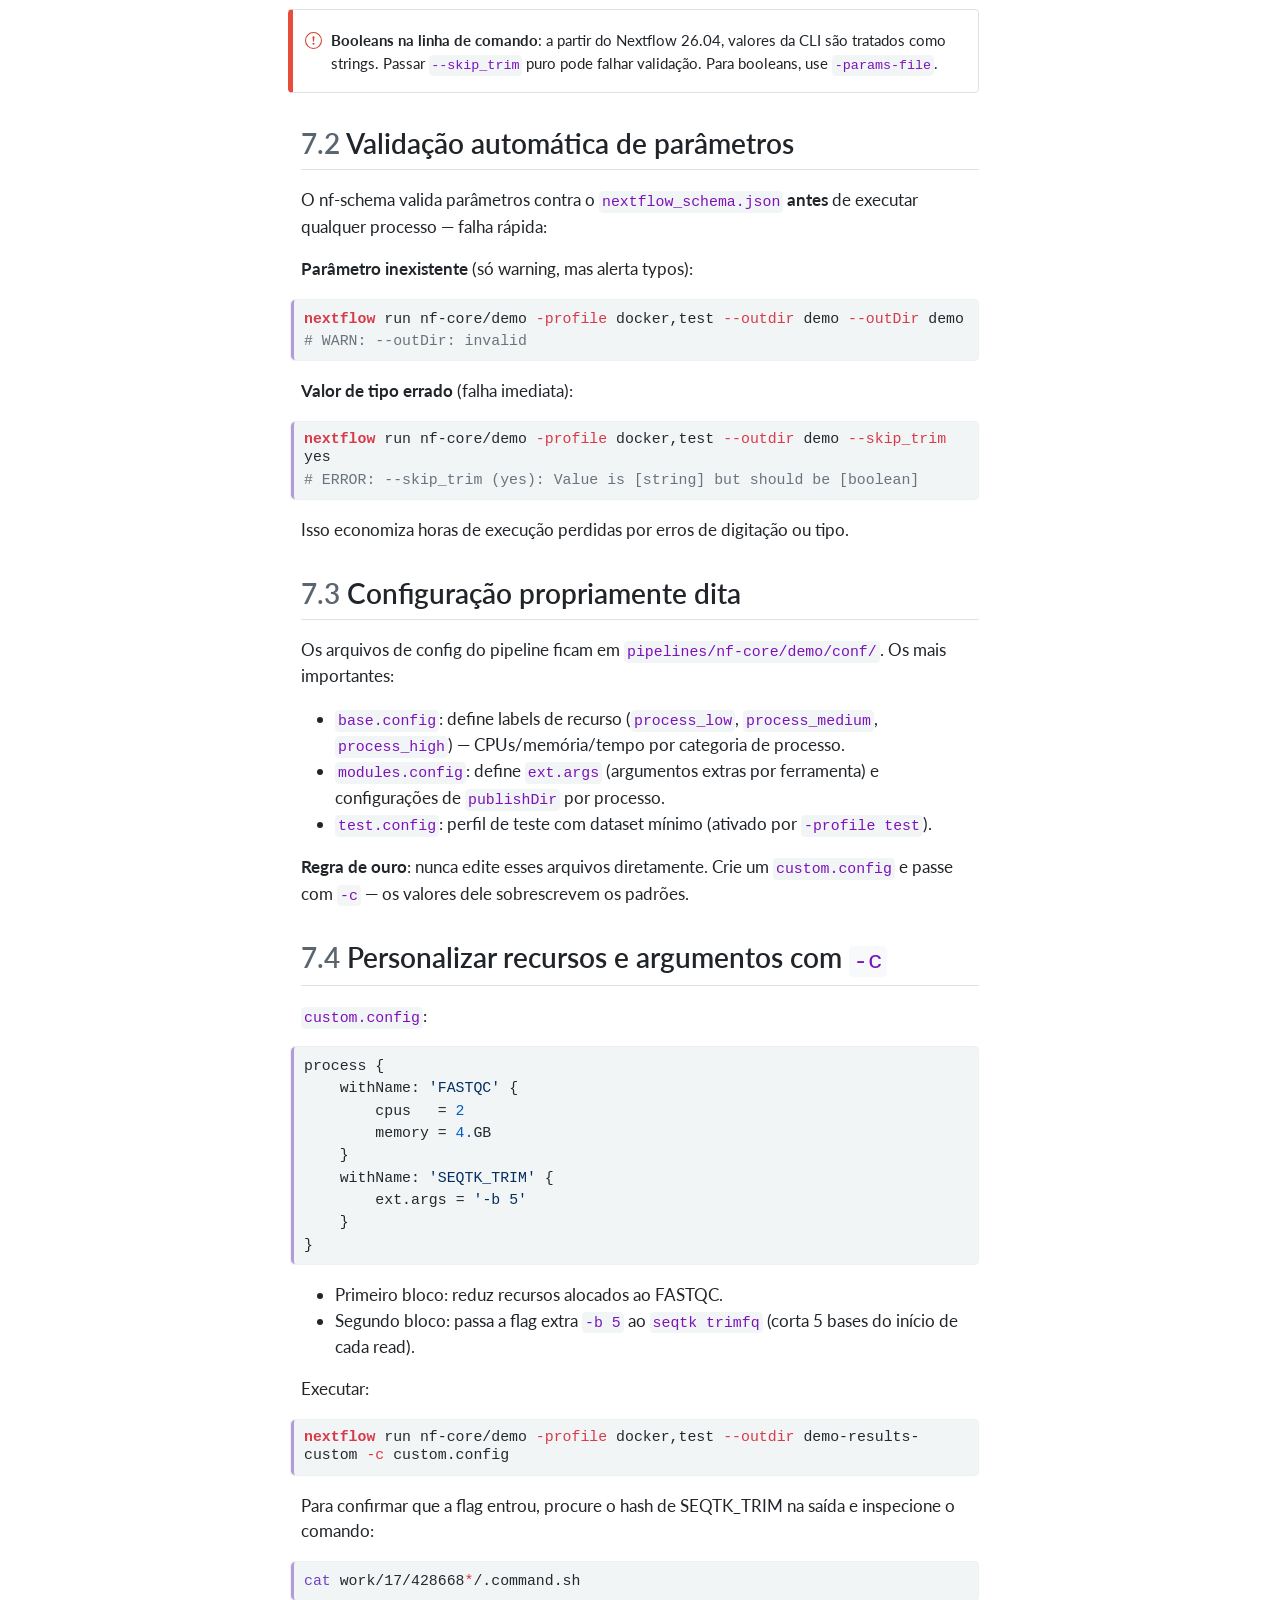
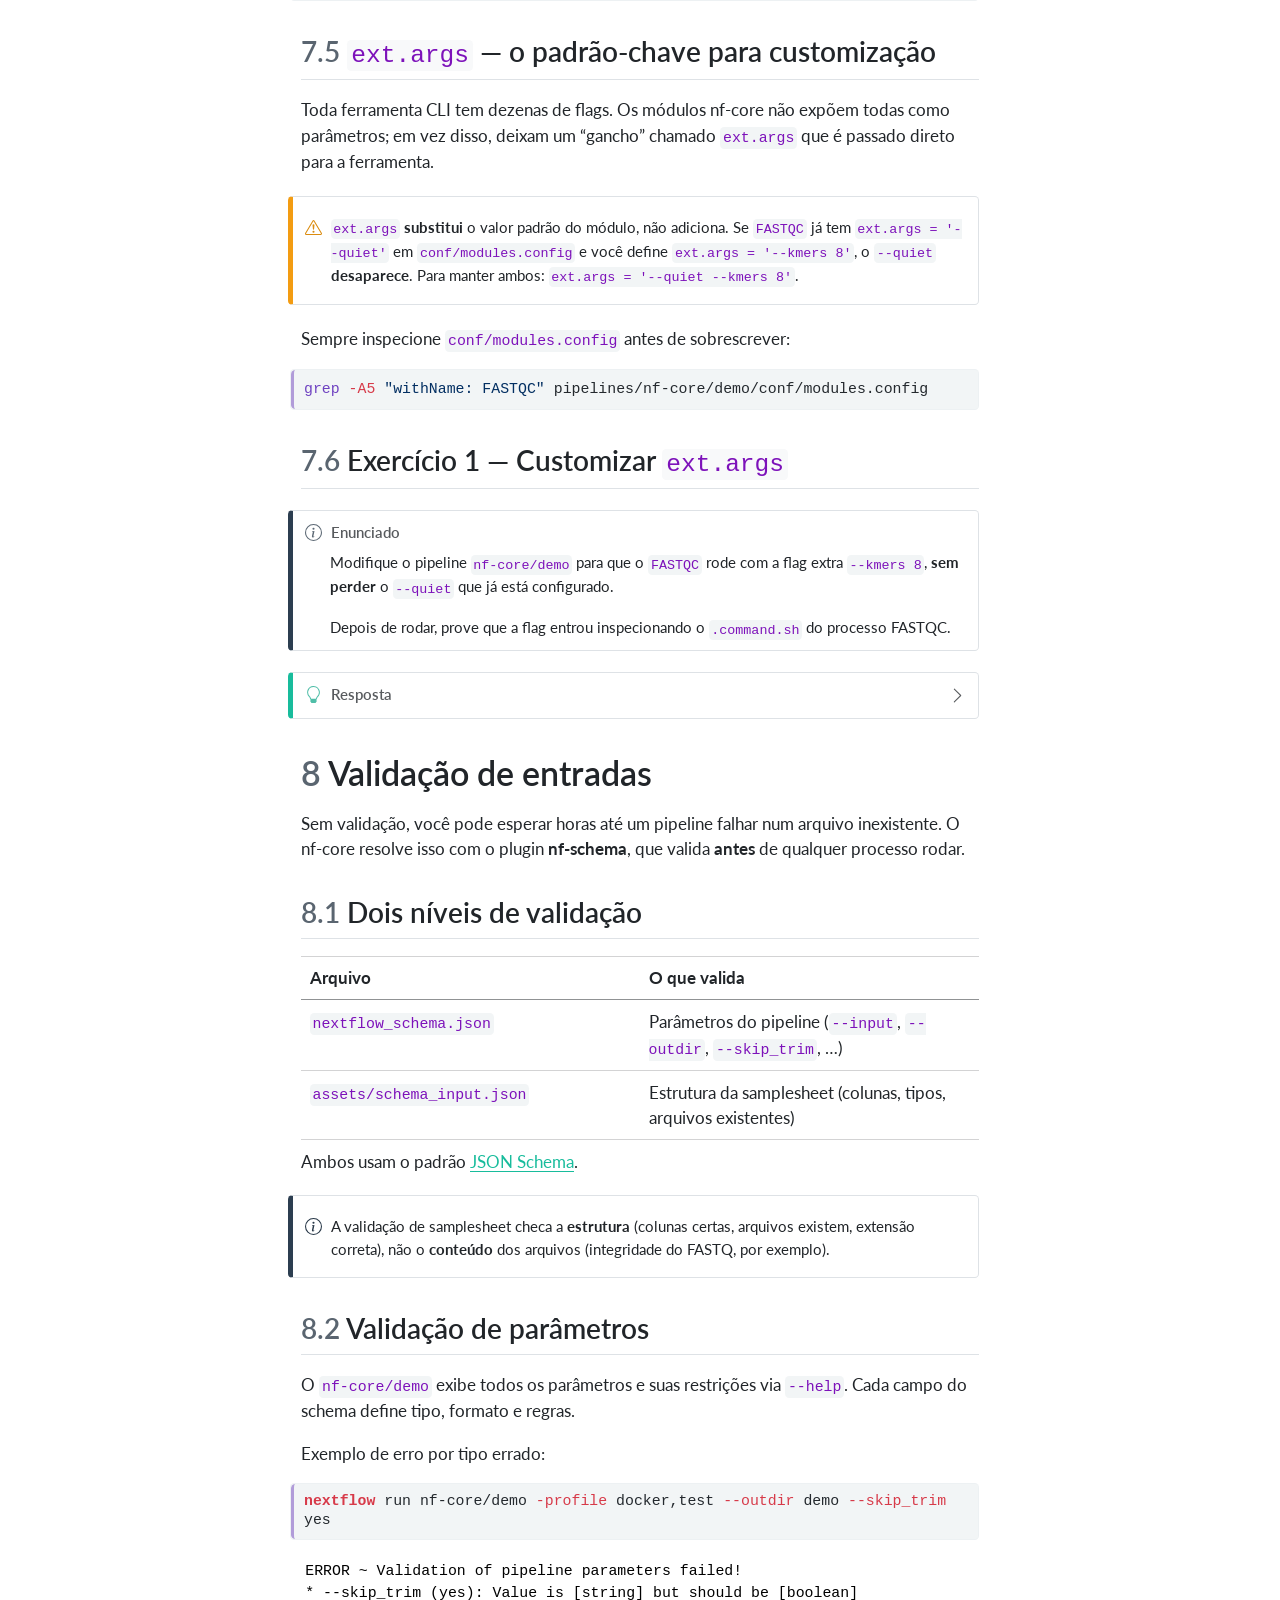
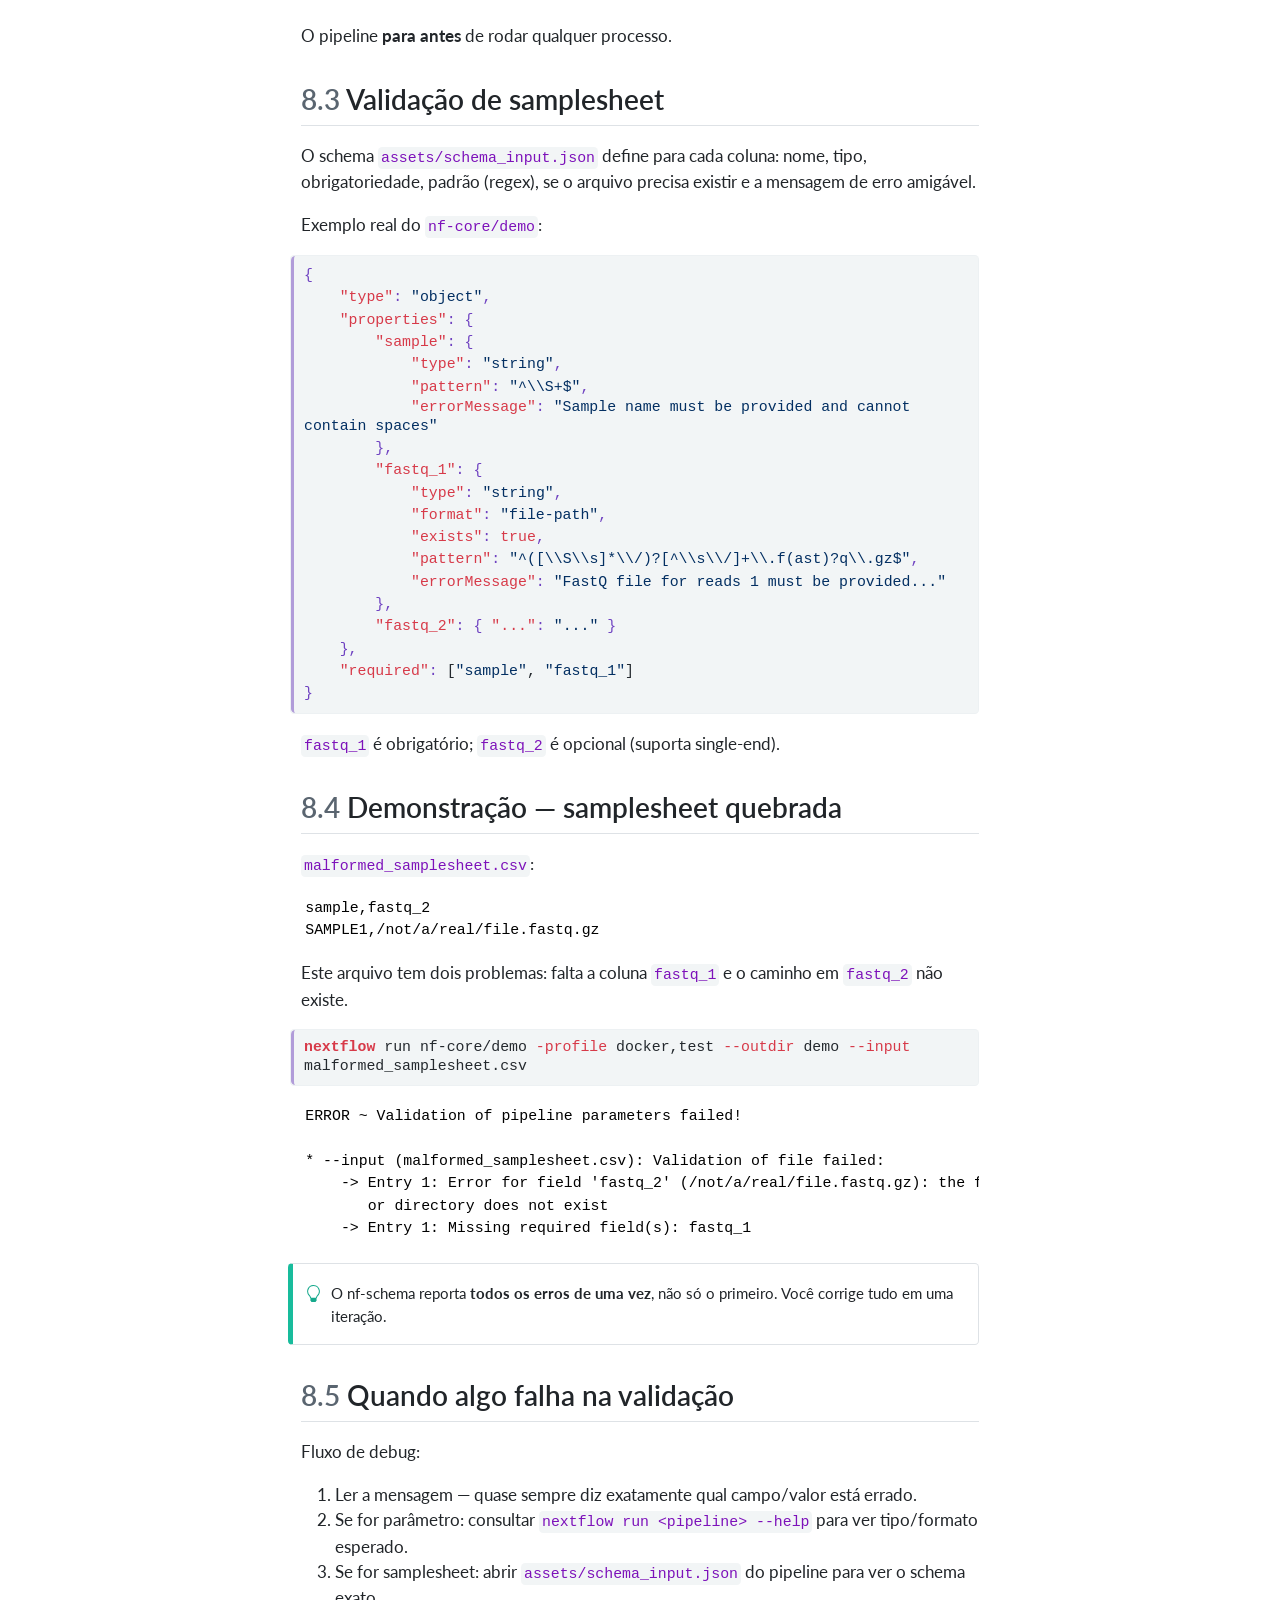
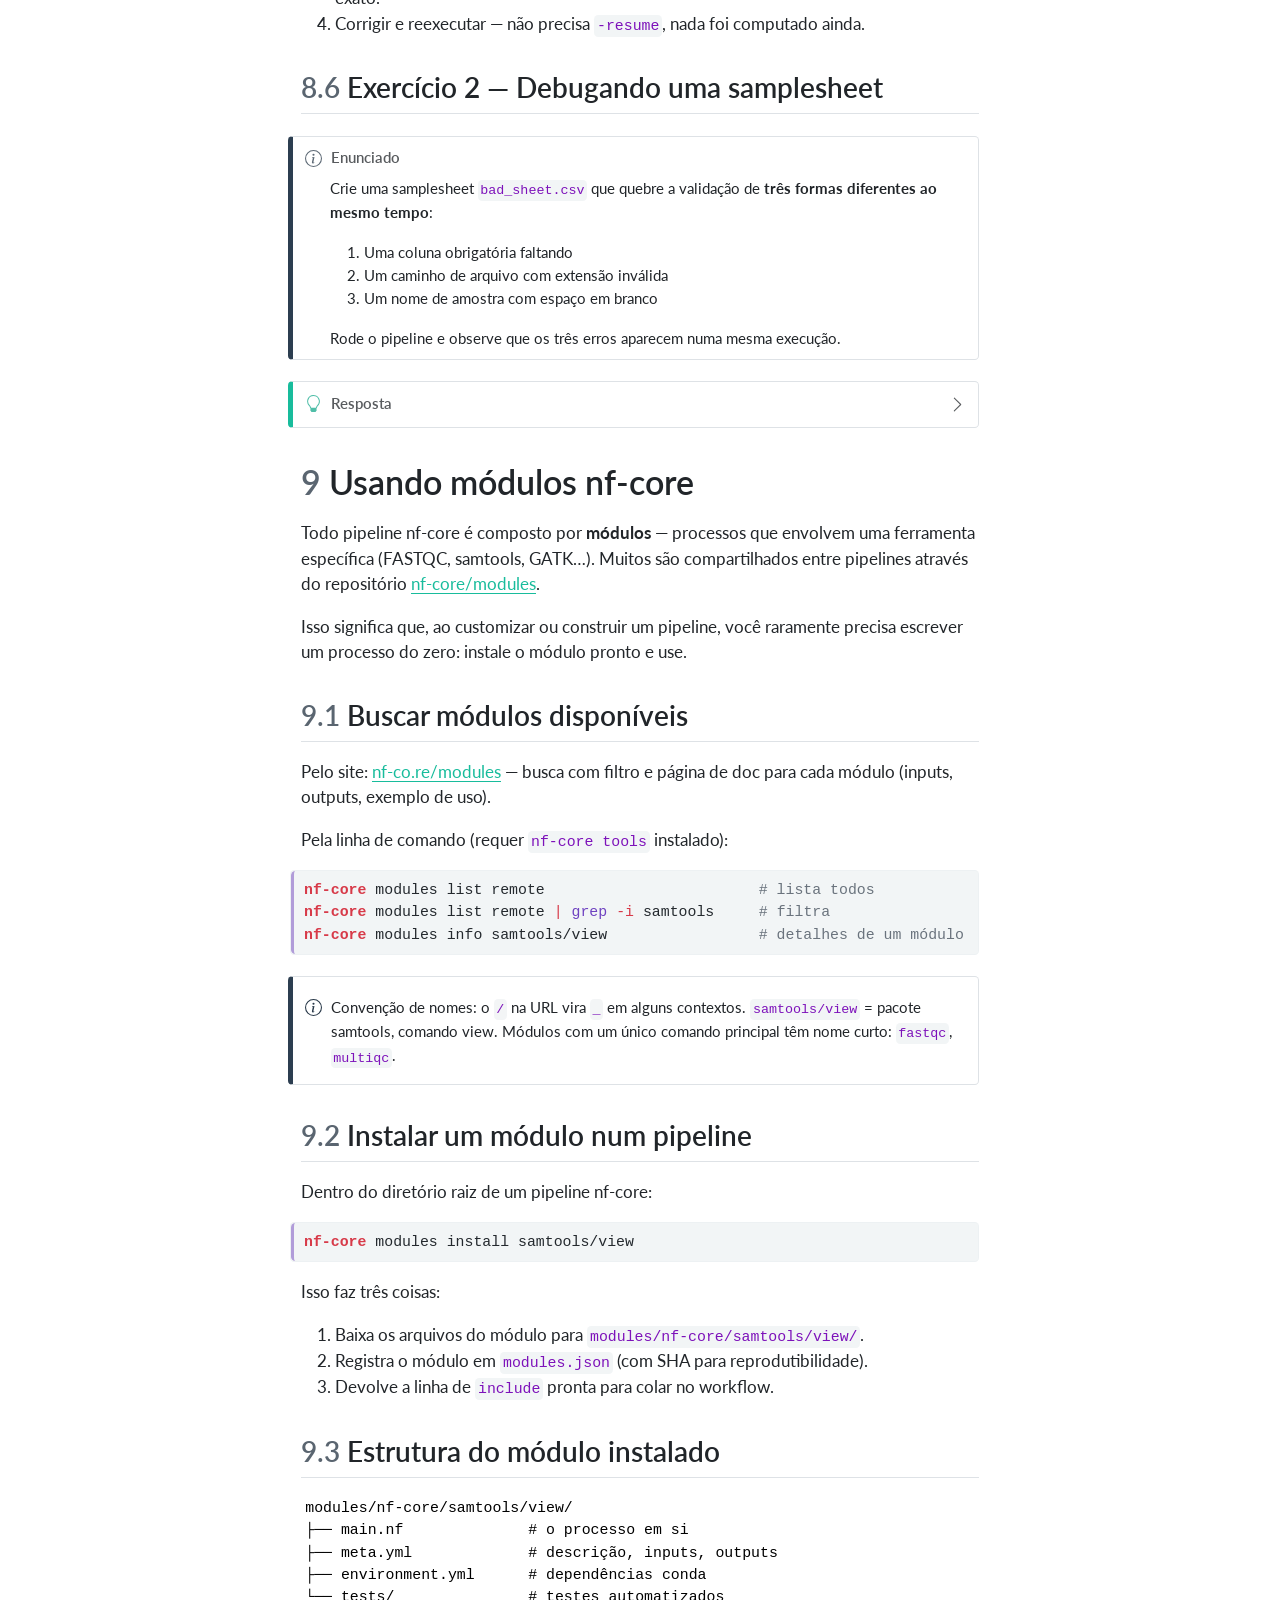
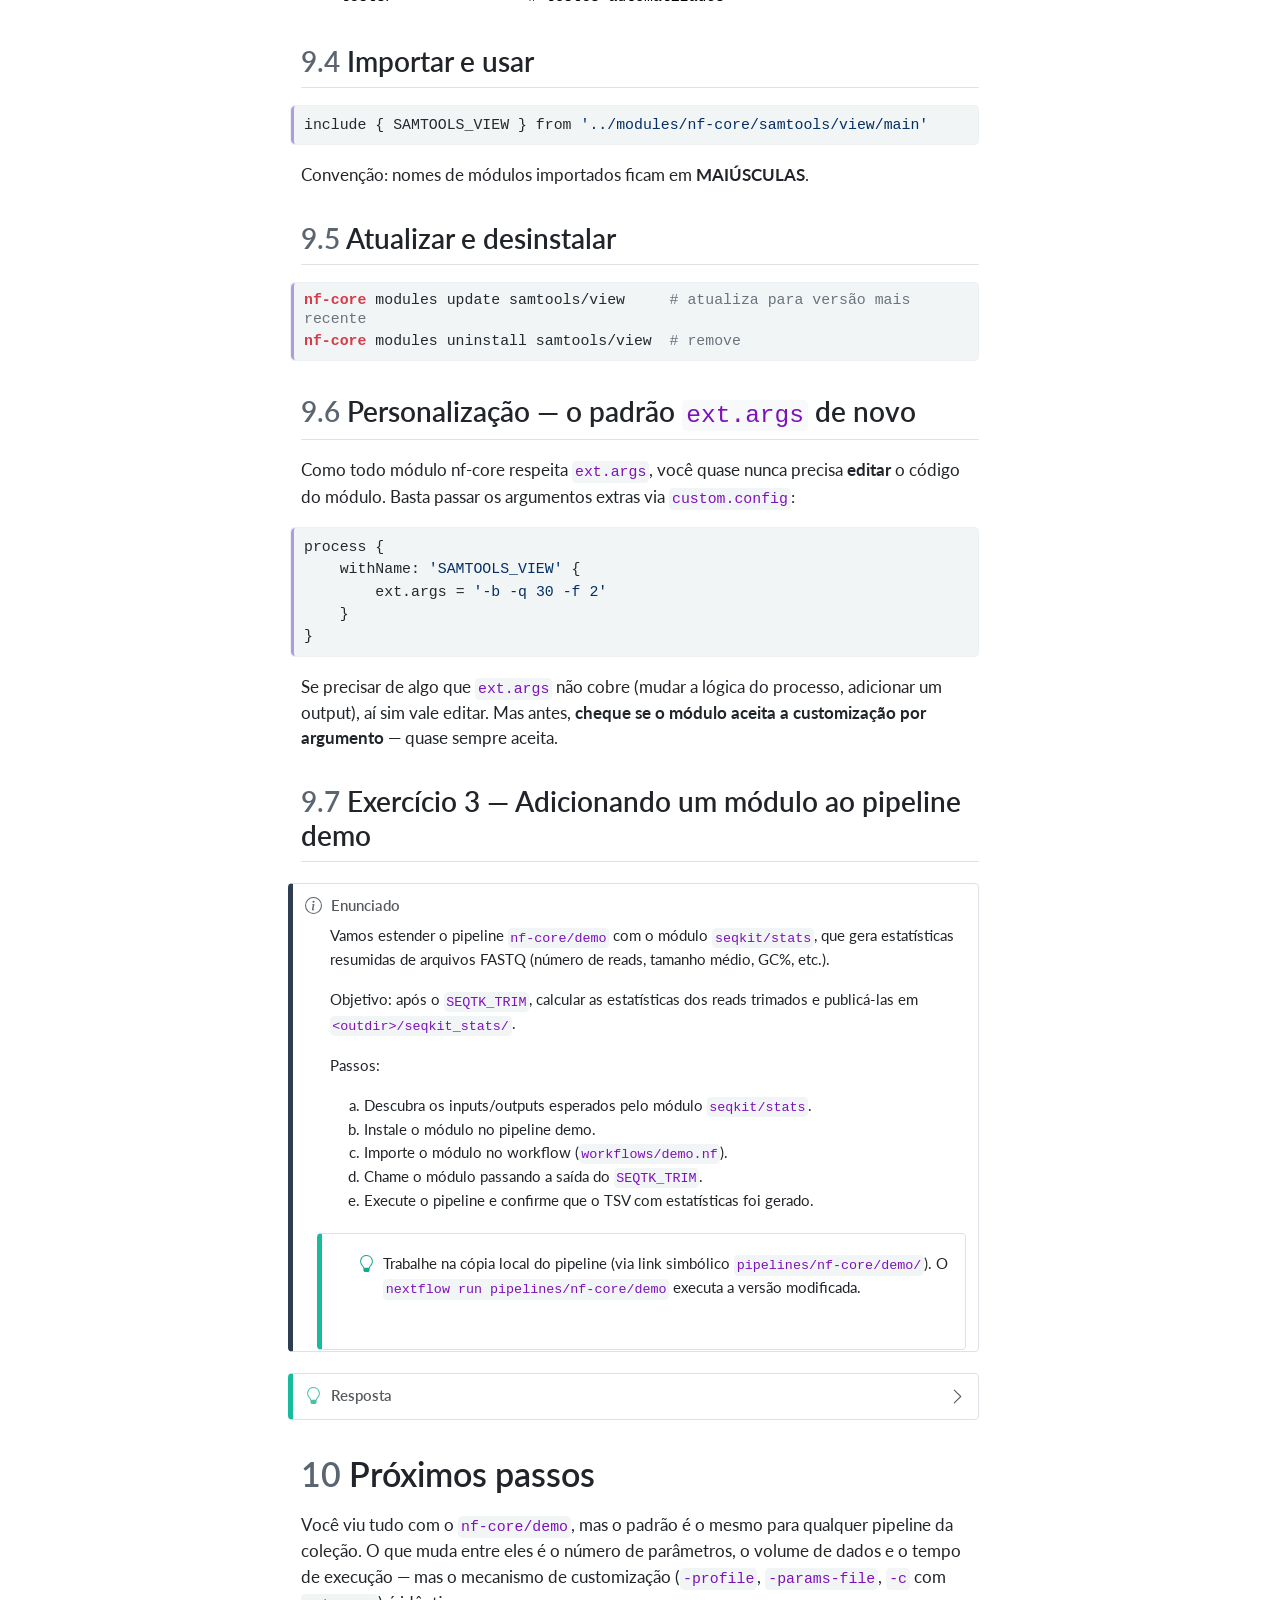
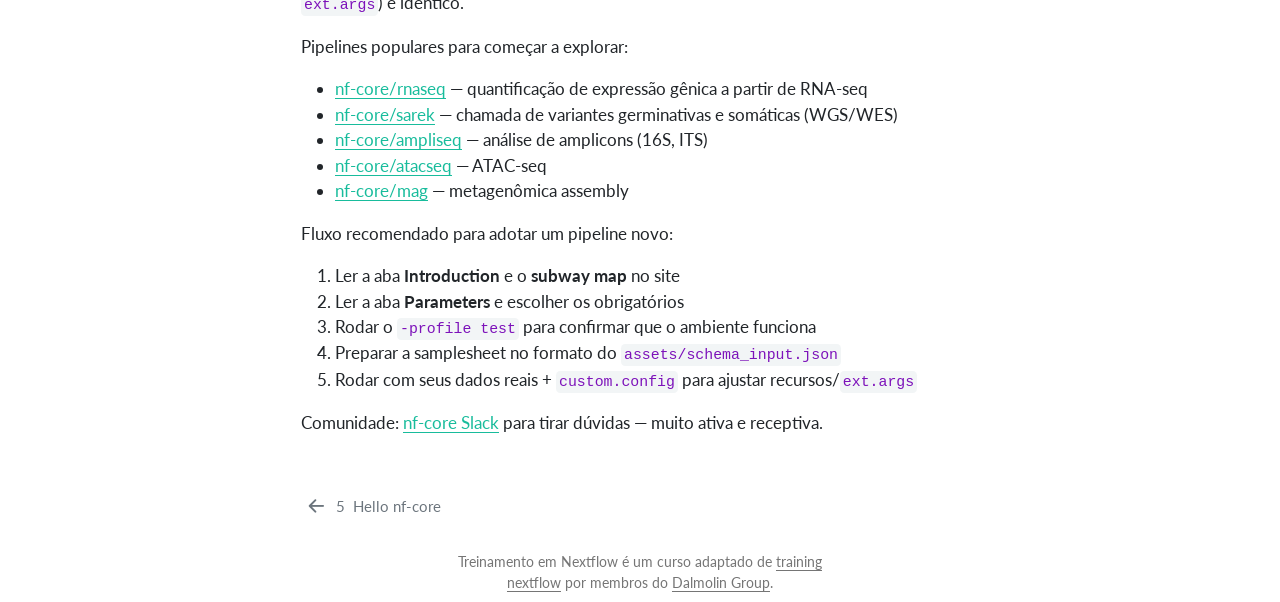
<file: 02_2_hello_nf-core.html>
<!DOCTYPE html>
<html xmlns="http://www.w3.org/1999/xhtml" lang="pt-BR" xml:lang="pt-BR"><head>

<meta charset="utf-8">
<meta name="generator" content="quarto-1.10.18">

<meta name="viewport" content="width=device-width, initial-scale=1.0, user-scalable=yes">


<title>6&nbsp; Usando o nf-core – Treinamento em Nextflow</title>
<style>
/* Default styles provided by pandoc.
** See https://pandoc.org/MANUAL.html#variables-for-html for config info.
*/
span.smallcaps{font-variant: small-caps;}
div.columns{display: flex; gap: 1.5em;}
div.column{flex: auto;}
@media screen {
div.columns{gap: min(4vw, 1.5em);}
div.column{overflow-x: auto;}
}
div.hanging-indent{margin-left: 1.5em; text-indent: -1.5em;}
ul.task-list{list-style: none;}
ul.task-list li input[type="checkbox"] {
  width: 0.8em;
  margin: 0 0.8em 0.2em -1em; /* quarto-specific, see https://github.com/quarto-dev/quarto-cli/issues/4556 */ 
  vertical-align: middle;
}
/* CSS for syntax highlighting */
html { -webkit-text-size-adjust: 100%; }
pre > code.sourceCode { white-space: pre; position: relative; }
pre > code.sourceCode > span { display: inline-block; line-height: 1.25; }
pre > code.sourceCode > span:empty { height: 1.2em; }
.sourceCode { overflow: visible; }
code.sourceCode > span { color: inherit; text-decoration: inherit; }
div.sourceCode { margin: 1em 0; }
pre.sourceCode { margin: 0; }
@media screen {
div.sourceCode { overflow: auto; }
}
@media print {
pre > code.sourceCode { white-space: pre-wrap; }
pre > code.sourceCode > span { text-indent: -5em; padding-left: 5em; }
}
pre.numberSource code
  { counter-reset: source-line 0; }
pre.numberSource code > span
  { position: relative; left: -4em; counter-increment: source-line; }
pre.numberSource code > span > a:first-child::before
  { content: counter(source-line);
    position: relative; left: -1em; text-align: right; vertical-align: baseline;
    border: none; display: inline-block;
    -webkit-touch-callout: none; -webkit-user-select: none;
    -khtml-user-select: none; -moz-user-select: none;
    -ms-user-select: none; user-select: none;
    padding: 0 4px; width: 4em;
  }
pre.numberSource { margin-left: 3em;  padding-left: 4px; }
div.sourceCode
  {   }
@media screen {
pre > code.sourceCode > span > a:first-child::before { text-decoration: underline; }
}
</style>


<script src="site_libs/quarto-nav/quarto-nav.js"></script>
<script src="site_libs/quarto-nav/headroom.min.js"></script>
<script src="site_libs/clipboard/clipboard.min.js"></script>
<script src="site_libs/quarto-search/autocomplete.umd.js"></script>
<script src="site_libs/quarto-search/fuse.min.js"></script>
<script src="site_libs/quarto-search/quarto-search.js"></script>
<meta name="quarto:offset" content="./">
<link href="./02_1_hello_nf-core.html" rel="prev">
<link href="./content/images/dalmolin_icon.svg" rel="icon" type="image/svg+xml">
<script src="site_libs/quarto-html/quarto.js" type="module"></script>
<script src="site_libs/quarto-html/tabsets/tabsets.js" type="module"></script>
<script src="site_libs/quarto-html/popper.min.js"></script>
<script src="site_libs/quarto-html/tippy.umd.min.js"></script>
<script src="site_libs/quarto-html/anchor.min.js"></script>
<link href="site_libs/quarto-html/tippy.css" rel="stylesheet">
<link href="site_libs/quarto-html/quarto-syntax-highlighting-bb62276ab45c84d9efd712f51ff97b5a.css" rel="stylesheet" class="quarto-color-scheme" id="quarto-text-highlighting-styles">
<link href="site_libs/quarto-html/quarto-syntax-highlighting-dark-5a1953863e1f72ef3b996ef827f01ca7.css" rel="stylesheet" class="quarto-color-scheme quarto-color-alternate" id="quarto-text-highlighting-styles">
<link href="site_libs/quarto-html/quarto-syntax-highlighting-bb62276ab45c84d9efd712f51ff97b5a.css" rel="stylesheet" class="quarto-color-scheme-extra" id="quarto-text-highlighting-styles">
<script src="site_libs/bootstrap/bootstrap.min.js"></script>
<link href="site_libs/bootstrap/bootstrap-icons.css" rel="stylesheet">
<link href="site_libs/bootstrap/bootstrap-a050de4d34cf3eeddbf44f5952d7ca52.min.css" rel="stylesheet" append-hash="true" class="quarto-color-scheme" id="quarto-bootstrap" data-mode="light">
<link href="site_libs/bootstrap/bootstrap-dark-06fa1cc2e77318c549d18d97d1bcbb19.min.css" rel="stylesheet" append-hash="true" class="quarto-color-scheme quarto-color-alternate" id="quarto-bootstrap" data-mode="dark">
<link href="site_libs/bootstrap/bootstrap-a050de4d34cf3eeddbf44f5952d7ca52.min.css" rel="stylesheet" append-hash="true" class="quarto-color-scheme-extra" id="quarto-bootstrap" data-mode="light">
<script id="quarto-search-options" type="application/json">{
  "location": "sidebar",
  "copy-button": false,
  "collapse-after": 3,
  "panel-placement": "start",
  "type": "textbox",
  "limit": 50,
  "keyboard-shortcut": [
    "f",
    "/",
    "s"
  ],
  "show-item-context": false,
  "language": {
    "search-no-results-text": "Nenhum resultado",
    "search-matching-documents-text": "documentos correspondentes",
    "search-copy-link-title": "Copiar link para a busca",
    "search-hide-matches-text": "Esconder correspondências adicionais",
    "search-more-match-text": "mais correspondência neste documento",
    "search-more-matches-text": "mais correspondências neste documento",
    "search-clear-button-title": "Limpar",
    "search-text-placeholder": "",
    "search-detached-cancel-button-title": "Cancelar",
    "search-submit-button-title": "Enviar",
    "search-label": "Procurar"
  }
}</script>


</head>

<body class="nav-sidebar floating quarto-light"><script id="quarto-html-before-body" type="application/javascript">
    const toggleBodyColorMode = (bsSheetEl) => {
      const mode = bsSheetEl.getAttribute("data-mode");
      const bodyEl = window.document.querySelector("body");
      if (mode === "dark") {
        bodyEl.classList.add("quarto-dark");
        bodyEl.classList.remove("quarto-light");
      } else {
        bodyEl.classList.add("quarto-light");
        bodyEl.classList.remove("quarto-dark");
      }
    }
    const toggleBodyColorPrimary = () => {
      const bsSheetEl = window.document.querySelector("link#quarto-bootstrap:not([rel=disabled-stylesheet])");
      if (bsSheetEl) {
        toggleBodyColorMode(bsSheetEl);
      }
    }
    const setColorSchemeToggle = (alternate) => {
      const toggles = window.document.querySelectorAll('.quarto-color-scheme-toggle');
      for (let i=0; i < toggles.length; i++) {
        const toggle = toggles[i];
        if (toggle) {
          if (alternate) {
            toggle.classList.add("alternate");
          } else {
            toggle.classList.remove("alternate");
          }
        }
      }
    };
    const toggleColorMode = (alternate) => {
      // Switch the stylesheets
      const primaryStylesheets = window.document.querySelectorAll('link.quarto-color-scheme:not(.quarto-color-alternate)');
      const alternateStylesheets = window.document.querySelectorAll('link.quarto-color-scheme.quarto-color-alternate');
      manageTransitions('#quarto-margin-sidebar .nav-link', false);
      if (alternate) {
        // note: dark is layered on light, we don't disable primary!
        enableStylesheet(alternateStylesheets);
        for (const sheetNode of alternateStylesheets) {
          if (sheetNode.id === "quarto-bootstrap") {
            toggleBodyColorMode(sheetNode);
          }
        }
      } else {
        disableStylesheet(alternateStylesheets);
        enableStylesheet(primaryStylesheets)
        toggleBodyColorPrimary();
      }
      manageTransitions('#quarto-margin-sidebar .nav-link', true);
      // Switch the toggles
      setColorSchemeToggle(alternate)
      // Hack to workaround the fact that safari doesn't
      // properly recolor the scrollbar when toggling (#1455)
      if (navigator.userAgent.indexOf('Safari') > 0 && navigator.userAgent.indexOf('Chrome') == -1) {
        manageTransitions("body", false);
        window.scrollTo(0, 1);
        setTimeout(() => {
          window.scrollTo(0, 0);
          manageTransitions("body", true);
        }, 40);
      }
    }
    const disableStylesheet = (stylesheets) => {
      for (let i=0; i < stylesheets.length; i++) {
        const stylesheet = stylesheets[i];
        stylesheet.rel = 'disabled-stylesheet';
      }
    }
    const enableStylesheet = (stylesheets) => {
      for (let i=0; i < stylesheets.length; i++) {
        const stylesheet = stylesheets[i];
        if(stylesheet.rel !== 'stylesheet') { // for Chrome, which will still FOUC without this check
          stylesheet.rel = 'stylesheet';
        }
      }
    }
    const manageTransitions = (selector, allowTransitions) => {
      const els = window.document.querySelectorAll(selector);
      for (let i=0; i < els.length; i++) {
        const el = els[i];
        if (allowTransitions) {
          el.classList.remove('notransition');
        } else {
          el.classList.add('notransition');
        }
      }
    }
    const isFileUrl = () => {
      return window.location.protocol === 'file:';
    }
    const hasAlternateSentinel = () => {
      let styleSentinel = getColorSchemeSentinel();
      if (styleSentinel !== null) {
        return styleSentinel === "alternate";
      } else {
        return false;
      }
    }
    const setStyleSentinel = (alternate) => {
      const value = alternate ? "alternate" : "default";
      if (!isFileUrl()) {
        window.localStorage.setItem("quarto-color-scheme", value);
      } else {
        localAlternateSentinel = value;
      }
    }
    const getColorSchemeSentinel = () => {
      if (!isFileUrl()) {
        const storageValue = window.localStorage.getItem("quarto-color-scheme");
        return storageValue != null ? storageValue : localAlternateSentinel;
      } else {
        return localAlternateSentinel;
      }
    }
    const toggleGiscusIfUsed = (isAlternate, darkModeDefault) => {
      const baseTheme = document.querySelector('#giscus-base-theme')?.value ?? 'light';
      const alternateTheme = document.querySelector('#giscus-alt-theme')?.value ?? 'dark';
      let newTheme = '';
      if(authorPrefersDark) {
        newTheme = isAlternate ? baseTheme : alternateTheme;
      } else {
        newTheme = isAlternate ? alternateTheme : baseTheme;
      }
      const changeGiscusTheme = () => {
        // From: https://github.com/giscus/giscus/issues/336
        const sendMessage = (message) => {
          const iframe = document.querySelector('iframe.giscus-frame');
          if (!iframe) return;
          iframe.contentWindow.postMessage({ giscus: message }, 'https://giscus.app');
        }
        sendMessage({
          setConfig: {
            theme: newTheme
          }
        });
      }
      const isGiscussLoaded = window.document.querySelector('iframe.giscus-frame') !== null;
      if (isGiscussLoaded) {
        changeGiscusTheme();
      }
    };
    const authorPrefersDark = false;
    const darkModeDefault = authorPrefersDark;
      document.querySelector('link#quarto-text-highlighting-styles.quarto-color-scheme-extra').rel = 'disabled-stylesheet';
      document.querySelector('link#quarto-bootstrap.quarto-color-scheme-extra').rel = 'disabled-stylesheet';
    let localAlternateSentinel = darkModeDefault ? 'alternate' : 'default';
    // Dark / light mode switch
    window.quartoToggleColorScheme = () => {
      // Read the current dark / light value
      let toAlternate = !hasAlternateSentinel();
      toggleColorMode(toAlternate);
      setStyleSentinel(toAlternate);
      toggleGiscusIfUsed(toAlternate, darkModeDefault);
      window.dispatchEvent(new Event('resize'));
    };
    // Switch to dark mode if need be
    if (hasAlternateSentinel()) {
      toggleColorMode(true);
    } else {
      toggleColorMode(false);
    }
  </script>

<div id="quarto-search-results"></div>
  <header id="quarto-header" class="headroom fixed-top">
  <nav class="quarto-secondary-nav">
    <div class="container-fluid d-flex">
      <button type="button" class="quarto-btn-toggle btn" data-bs-toggle="collapse" role="button" data-bs-target=".quarto-sidebar-collapse-item" aria-controls="quarto-sidebar" aria-expanded="false" aria-label="Alternar barra lateral" onclick="if (window.quartoToggleHeadroom) { window.quartoToggleHeadroom(); }">
        <i class="bi bi-layout-text-sidebar-reverse"></i>
      </button>
        <nav class="quarto-page-breadcrumbs" aria-label="breadcrumb"><ol class="breadcrumb"><li class="breadcrumb-item"><a href="./02_1_hello_nf-core.html">Hello nf-core</a></li><li class="breadcrumb-item"><a href="./02_2_hello_nf-core.html"><span class="chapter-number">6</span>&nbsp; <span class="chapter-title">Usando o nf-core</span></a></li></ol></nav>
        <a class="flex-grow-1" role="navigation" data-bs-toggle="collapse" data-bs-target=".quarto-sidebar-collapse-item" aria-controls="quarto-sidebar" aria-expanded="false" aria-label="Alternar barra lateral" onclick="if (window.quartoToggleHeadroom) { window.quartoToggleHeadroom(); }">      
        </a>
      <button type="button" class="btn quarto-search-button" aria-label="Procurar" onclick="window.quartoOpenSearch();">
        <i class="bi bi-search"></i>
      </button>
    </div>
  </nav>
</header>
<!-- content -->
<div id="quarto-content" class="quarto-container page-columns page-rows-contents page-layout-article">
<!-- sidebar -->
  <nav id="quarto-sidebar" class="sidebar collapse collapse-horizontal quarto-sidebar-collapse-item sidebar-navigation floating overflow-auto">
    <div class="pt-lg-2 mt-2 text-left sidebar-header">
    <div class="sidebar-title mb-0 py-0">
      <a href="./">Treinamento em Nextflow</a> 
        <div class="sidebar-tools-main tools-wide">
    <a href="https://github.com/dalmolingroup/nextflow_training" title="Código fonte" class="quarto-navigation-tool px-1" aria-label="Código fonte"><i class="bi bi-github"></i></a>
  <a href="" class="quarto-color-scheme-toggle quarto-navigation-tool  px-1" onclick="window.quartoToggleColorScheme(); return false;" title="Alternar modo escuro"><i class="bi"></i></a>
  <a href="" class="quarto-reader-toggle quarto-navigation-tool px-1" onclick="window.quartoToggleReader(); return false;" title="Alternar modo de leitor">
  <div class="quarto-reader-toggle-btn">
  <i class="bi"></i>
  </div>
</a>
</div>
    </div>
      </div>
        <div class="mt-2 flex-shrink-0 align-items-center">
        <div class="sidebar-search">
        <div id="quarto-search" class="" title="Procurar"></div>
        </div>
        </div>
    <div class="sidebar-menu-container"> 
    <ul class="list-unstyled mt-1">
        <li class="sidebar-item">
  <div class="sidebar-item-container"> 
  <a href="./index.html" class="sidebar-item-text sidebar-link">
 <span class="menu-text"><span class="chapter-number">1</span>&nbsp; <span class="chapter-title">Treinamento Nextflow</span></span></a>
  </div>
</li>
        <li class="sidebar-item sidebar-item-section">
      <div class="sidebar-item-container"> 
            <a class="sidebar-item-text sidebar-link text-start" data-bs-toggle="collapse" data-bs-target="#quarto-sidebar-section-1" role="navigation" aria-expanded="true">
 <span class="menu-text">Hello Nextflow</span></a>
          <a class="sidebar-item-toggle text-start" data-bs-toggle="collapse" data-bs-target="#quarto-sidebar-section-1" role="navigation" aria-expanded="true" aria-label="Alternar seção">
            <i class="bi bi-chevron-right ms-2"></i>
          </a> 
      </div>
      <ul id="quarto-sidebar-section-1" class="collapse list-unstyled sidebar-section depth1 show">  
          <li class="sidebar-item">
  <div class="sidebar-item-container"> 
  <a href="./01_1_hello_nextflow.html" class="sidebar-item-text sidebar-link">
 <span class="menu-text"><span class="chapter-number">2</span>&nbsp; <span class="chapter-title">Hello Nextflow</span></span></a>
  </div>
</li>
          <li class="sidebar-item">
  <div class="sidebar-item-container"> 
  <a href="./01_2_hello_nextflow.html" class="sidebar-item-text sidebar-link">
 <span class="menu-text"><span class="chapter-number">3</span>&nbsp; <span class="chapter-title">Como um pipeline em Nextflow é estruturado?</span></span></a>
  </div>
</li>
          <li class="sidebar-item">
  <div class="sidebar-item-container"> 
  <a href="./01_3_hello_nextflow.html" class="sidebar-item-text sidebar-link">
 <span class="menu-text"><span class="chapter-number">4</span>&nbsp; <span class="chapter-title">Componentes de um Workflow</span></span></a>
  </div>
</li>
      </ul>
  </li>
        <li class="sidebar-item sidebar-item-section">
      <div class="sidebar-item-container"> 
            <a class="sidebar-item-text sidebar-link text-start" data-bs-toggle="collapse" data-bs-target="#quarto-sidebar-section-2" role="navigation" aria-expanded="true">
 <span class="menu-text">Hello nf-core</span></a>
          <a class="sidebar-item-toggle text-start" data-bs-toggle="collapse" data-bs-target="#quarto-sidebar-section-2" role="navigation" aria-expanded="true" aria-label="Alternar seção">
            <i class="bi bi-chevron-right ms-2"></i>
          </a> 
      </div>
      <ul id="quarto-sidebar-section-2" class="collapse list-unstyled sidebar-section depth1 show">  
          <li class="sidebar-item">
  <div class="sidebar-item-container"> 
  <a href="./02_1_hello_nf-core.html" class="sidebar-item-text sidebar-link">
 <span class="menu-text"><span class="chapter-number">5</span>&nbsp; <span class="chapter-title">Hello nf-core</span></span></a>
  </div>
</li>
          <li class="sidebar-item">
  <div class="sidebar-item-container"> 
  <a href="./02_2_hello_nf-core.html" class="sidebar-item-text sidebar-link active">
 <span class="menu-text"><span class="chapter-number">6</span>&nbsp; <span class="chapter-title">Usando o nf-core</span></span></a>
  </div>
</li>
      </ul>
  </li>
    </ul>
    </div>
</nav>
<div id="quarto-sidebar-glass" class="quarto-sidebar-collapse-item" data-bs-toggle="collapse" data-bs-target=".quarto-sidebar-collapse-item"></div>
<!-- margin-sidebar -->
    <div id="quarto-margin-sidebar" class="sidebar margin-sidebar">
        <nav id="TOC" role="doc-toc" class="toc-active">
    <h2 id="toc-title">Índice</h2>
   
  <ul>
  <li><a href="#recuperar-o-código-do-pipeline-demo" id="toc-recuperar-o-código-do-pipeline-demo" class="nav-link active" data-scroll-target="#recuperar-o-código-do-pipeline-demo"><span class="header-section-number">6.1</span> Recuperar o código do pipeline Demo</a></li>
  <li><a href="#estrutura-de-um-pipeline-nf-core" id="toc-estrutura-de-um-pipeline-nf-core" class="nav-link" data-scroll-target="#estrutura-de-um-pipeline-nf-core"><span class="header-section-number">6.2</span> Estrutura de um pipeline nf-core</a></li>
  <li><a href="#examinar-o-perfil-de-teste" id="toc-examinar-o-perfil-de-teste" class="nav-link" data-scroll-target="#examinar-o-perfil-de-teste"><span class="header-section-number">6.3</span> Examinar o perfil de teste</a></li>
  <li><a href="#examinar-o-workflow-do-pipeline" id="toc-examinar-o-workflow-do-pipeline" class="nav-link" data-scroll-target="#examinar-o-workflow-do-pipeline"><span class="header-section-number">6.4</span> Examinar o workflow do pipeline</a></li>
  <li><a href="#executar-o-pipeline" id="toc-executar-o-pipeline" class="nav-link" data-scroll-target="#executar-o-pipeline"><span class="header-section-number">6.5</span> Executar o pipeline</a></li>
  <li><a href="#configurar-a-execução-do-pipeline" id="toc-configurar-a-execução-do-pipeline" class="nav-link" data-scroll-target="#configurar-a-execução-do-pipeline"><span class="header-section-number">7</span> Configurar a execução do pipeline</a>
  <ul class="collapse">
  <li><a href="#parâmetros-do-pipeline" id="toc-parâmetros-do-pipeline" class="nav-link" data-scroll-target="#parâmetros-do-pipeline"><span class="header-section-number">7.1</span> Parâmetros do pipeline</a>
  <ul class="collapse">
  <li><a href="#listar-todos-os-parâmetros-com---help" id="toc-listar-todos-os-parâmetros-com---help" class="nav-link" data-scroll-target="#listar-todos-os-parâmetros-com---help"><span class="header-section-number">7.1.1</span> Listar todos os parâmetros com <code>--help</code></a></li>
  <li><a href="#definir-valores-de-parâmetros" id="toc-definir-valores-de-parâmetros" class="nav-link" data-scroll-target="#definir-valores-de-parâmetros"><span class="header-section-number">7.1.2</span> Definir valores de parâmetros</a></li>
  </ul></li>
  <li><a href="#validação-automática-de-parâmetros" id="toc-validação-automática-de-parâmetros" class="nav-link" data-scroll-target="#validação-automática-de-parâmetros"><span class="header-section-number">7.2</span> Validação automática de parâmetros</a></li>
  <li><a href="#configuração-propriamente-dita" id="toc-configuração-propriamente-dita" class="nav-link" data-scroll-target="#configuração-propriamente-dita"><span class="header-section-number">7.3</span> Configuração propriamente dita</a></li>
  <li><a href="#personalizar-recursos-e-argumentos-com--c" id="toc-personalizar-recursos-e-argumentos-com--c" class="nav-link" data-scroll-target="#personalizar-recursos-e-argumentos-com--c"><span class="header-section-number">7.4</span> Personalizar recursos e argumentos com <code>-c</code></a></li>
  <li><a href="#ext.args-o-padrão-chave-para-customização" id="toc-ext.args-o-padrão-chave-para-customização" class="nav-link" data-scroll-target="#ext.args-o-padrão-chave-para-customização"><span class="header-section-number">7.5</span> <code>ext.args</code> — o padrão-chave para customização</a></li>
  <li><a href="#exercício-1-customizar-ext.args" id="toc-exercício-1-customizar-ext.args" class="nav-link" data-scroll-target="#exercício-1-customizar-ext.args"><span class="header-section-number">7.6</span> Exercício 1 — Customizar <code>ext.args</code></a></li>
  </ul></li>
  <li><a href="#validação-de-entradas" id="toc-validação-de-entradas" class="nav-link" data-scroll-target="#validação-de-entradas"><span class="header-section-number">8</span> Validação de entradas</a>
  <ul class="collapse">
  <li><a href="#dois-níveis-de-validação" id="toc-dois-níveis-de-validação" class="nav-link" data-scroll-target="#dois-níveis-de-validação"><span class="header-section-number">8.1</span> Dois níveis de validação</a></li>
  <li><a href="#validação-de-parâmetros" id="toc-validação-de-parâmetros" class="nav-link" data-scroll-target="#validação-de-parâmetros"><span class="header-section-number">8.2</span> Validação de parâmetros</a></li>
  <li><a href="#validação-de-samplesheet" id="toc-validação-de-samplesheet" class="nav-link" data-scroll-target="#validação-de-samplesheet"><span class="header-section-number">8.3</span> Validação de samplesheet</a></li>
  <li><a href="#demonstração-samplesheet-quebrada" id="toc-demonstração-samplesheet-quebrada" class="nav-link" data-scroll-target="#demonstração-samplesheet-quebrada"><span class="header-section-number">8.4</span> Demonstração — samplesheet quebrada</a></li>
  <li><a href="#quando-algo-falha-na-validação" id="toc-quando-algo-falha-na-validação" class="nav-link" data-scroll-target="#quando-algo-falha-na-validação"><span class="header-section-number">8.5</span> Quando algo falha na validação</a></li>
  <li><a href="#exercício-2-debugando-uma-samplesheet" id="toc-exercício-2-debugando-uma-samplesheet" class="nav-link" data-scroll-target="#exercício-2-debugando-uma-samplesheet"><span class="header-section-number">8.6</span> Exercício 2 — Debugando uma samplesheet</a></li>
  </ul></li>
  <li><a href="#usando-módulos-nf-core" id="toc-usando-módulos-nf-core" class="nav-link" data-scroll-target="#usando-módulos-nf-core"><span class="header-section-number">9</span> Usando módulos nf-core</a>
  <ul class="collapse">
  <li><a href="#buscar-módulos-disponíveis" id="toc-buscar-módulos-disponíveis" class="nav-link" data-scroll-target="#buscar-módulos-disponíveis"><span class="header-section-number">9.1</span> Buscar módulos disponíveis</a></li>
  <li><a href="#instalar-um-módulo-num-pipeline" id="toc-instalar-um-módulo-num-pipeline" class="nav-link" data-scroll-target="#instalar-um-módulo-num-pipeline"><span class="header-section-number">9.2</span> Instalar um módulo num pipeline</a></li>
  <li><a href="#estrutura-do-módulo-instalado" id="toc-estrutura-do-módulo-instalado" class="nav-link" data-scroll-target="#estrutura-do-módulo-instalado"><span class="header-section-number">9.3</span> Estrutura do módulo instalado</a></li>
  <li><a href="#importar-e-usar" id="toc-importar-e-usar" class="nav-link" data-scroll-target="#importar-e-usar"><span class="header-section-number">9.4</span> Importar e usar</a></li>
  <li><a href="#atualizar-e-desinstalar" id="toc-atualizar-e-desinstalar" class="nav-link" data-scroll-target="#atualizar-e-desinstalar"><span class="header-section-number">9.5</span> Atualizar e desinstalar</a></li>
  <li><a href="#personalização-o-padrão-ext.args-de-novo" id="toc-personalização-o-padrão-ext.args-de-novo" class="nav-link" data-scroll-target="#personalização-o-padrão-ext.args-de-novo"><span class="header-section-number">9.6</span> Personalização — o padrão <code>ext.args</code> de novo</a></li>
  <li><a href="#exercício-3-adicionando-um-módulo-ao-pipeline-demo" id="toc-exercício-3-adicionando-um-módulo-ao-pipeline-demo" class="nav-link" data-scroll-target="#exercício-3-adicionando-um-módulo-ao-pipeline-demo"><span class="header-section-number">9.7</span> Exercício 3 — Adicionando um módulo ao pipeline demo</a></li>
  </ul></li>
  <li><a href="#próximos-passos" id="toc-próximos-passos" class="nav-link" data-scroll-target="#próximos-passos"><span class="header-section-number">10</span> Próximos passos</a></li>
  </ul>
</nav>
    </div>
<!-- main -->
<main class="content" id="quarto-document-content">


<header id="title-block-header" class="quarto-title-block default"><nav class="quarto-page-breadcrumbs quarto-title-breadcrumbs d-none d-lg-block" aria-label="breadcrumb"><ol class="breadcrumb"><li class="breadcrumb-item"><a href="./02_1_hello_nf-core.html">Hello nf-core</a></li><li class="breadcrumb-item"><a href="./02_2_hello_nf-core.html"><span class="chapter-number">6</span>&nbsp; <span class="chapter-title">Usando o nf-core</span></a></li></ol></nav>
<div class="quarto-title">
<h1 class="title"><span class="chapter-number">6</span>&nbsp; <span class="chapter-title">Usando o nf-core</span></h1>
</div>



<div class="quarto-title-meta">

    
  
    
  </div>
  


</header>


<section id="recuperar-o-código-do-pipeline-demo" class="level2" data-number="6.1">
<h2 data-number="6.1" class="anchored" data-anchor-id="recuperar-o-código-do-pipeline-demo"><span class="header-section-number">6.1</span> Recuperar o código do pipeline Demo</h2>
<p>Depois de determinarmos que o pipeline parece ser adequado para nossos propósitos, vamos experimentá-lo. Felizmente, o Nextflow facilita a recuperação de pipelines de repositórios formatados corretamente sem precisar baixar nada manualmente.</p>
<div class="code-copy-outer-scaffold"><div class="sourceCode" id="cb1"><pre class="sourceCode bash code-with-copy"><code class="sourceCode bash"><span id="cb1-1"><a href="#cb1-1" aria-hidden="true" tabindex="-1"></a><span class="ex">nextflow</span> pull nf-core/demo</span></code></pre></div><button title="Copiar para a área de transferência" class="code-copy-button"><i class="bi"></i></button></div>
<p>Você pode fazer isso com qualquer pipeline Nextflow que esteja configurado adequadamente no GitHub, não apenas pipelines do nf-core. No entanto, o nf-core é a maior coleção de código aberto de pipelines Nextflow.</p>
<p>Para facilitar a navegação pelo código-fonte do pipeline, crie um link simbólico apontando para a cópia do pipeline que foi baixada:</p>
<div class="code-copy-outer-scaffold"><div class="sourceCode" id="cb2"><pre class="sourceCode bash code-with-copy"><code class="sourceCode bash"><span id="cb2-1"><a href="#cb2-1" aria-hidden="true" tabindex="-1"></a><span class="fu">mkdir</span> <span class="at">-p</span> pipelines/nf-core</span>
<span id="cb2-2"><a href="#cb2-2" aria-hidden="true" tabindex="-1"></a><span class="fu">ln</span> <span class="at">-s</span> <span class="st">"</span><span class="va">$(</span><span class="bu">echo</span> <span class="va">$NXF_HOME</span>/assets/.repos/nf-core/demo/clones/<span class="pp">*</span>/<span class="va">)</span><span class="st">"</span> pipelines/nf-core/demo</span></code></pre></div><button title="Copiar para a área de transferência" class="code-copy-button"><i class="bi"></i></button></div>
</section>
<section id="estrutura-de-um-pipeline-nf-core" class="level2" data-number="6.2">
<h2 data-number="6.2" class="anchored" data-anchor-id="estrutura-de-um-pipeline-nf-core"><span class="header-section-number">6.2</span> Estrutura de um pipeline nf-core</h2>
<p>Todo pipeline nf-core segue o mesmo layout. Aprender esse mapa uma vez te economiza tempo em qualquer pipeline da coleção.</p>
<div class="code-copy-outer-scaffold"><div class="sourceCode" id="cb3"><pre class="sourceCode bash code-with-copy"><code class="sourceCode bash"><span id="cb3-1"><a href="#cb3-1" aria-hidden="true" tabindex="-1"></a><span class="ex">tree</span> <span class="at">-L</span> 1 pipelines/nf-core/demo</span></code></pre></div><button title="Copiar para a área de transferência" class="code-copy-button"><i class="bi"></i></button></div>
<pre><code>pipelines/nf-core/demo
├── main.nf                # ponto de entrada — quem você chama com `nextflow run`
├── workflows/             # workflows principais (a lógica de alto nível)
├── subworkflows/          # blocos reutilizáveis (locais e nf-core)
├── modules/               # processos individuais
│   ├── local/             #   → escritos pelo pipeline
│   └── nf-core/           #   → instalados do repositório nf-core/modules
├── conf/                  # todos os arquivos de configuração
│   ├── base.config        #   → labels de recurso (process_low/medium/high)
│   ├── modules.config     #   → ext.args e publishDir por processo  ★ AQUI VOCÊ CUSTOMIZA
│   ├── test.config        #   → perfil de teste
│   └── ...
├── assets/                # samplesheets exemplo + schemas de entrada
├── docs/                  # documentação
├── nextflow.config        # config raiz (carrega tudo em conf/)
└── nextflow_schema.json   # schema dos parâmetros (alimenta --help)</code></pre>
<p>Os três lugares onde você mais vai olhar no dia-a-dia:</p>
<ul>
<li><strong><code>conf/modules.config</code></strong> — para descobrir quais <code>ext.args</code> já existem e como sobrescrevê-los</li>
<li><strong><code>nextflow_schema.json</code></strong> — para entender parâmetros aceitos (ou use <code>--help</code>)</li>
<li><strong><code>assets/schema_input.json</code></strong> — para saber exatamente o que sua samplesheet precisa ter</li>
</ul>
</section>
<section id="examinar-o-perfil-de-teste" class="level2" data-number="6.3">
<h2 data-number="6.3" class="anchored" data-anchor-id="examinar-o-perfil-de-teste"><span class="header-section-number">6.3</span> Examinar o perfil de teste</h2>
<p>É uma boa prática verificar o que o perfil de teste de um pipeline especifica antes de executá-lo. O perfil test para nf-core/demo está no arquivo de configuração conf/test.config. Você pode encontrá-lo localmente dentro do código-fonte do pipeline que o nextflow pull baixou.</p>
<div class="code-copy-outer-scaffold"><div class="sourceCode" id="cb5"><pre class="sourceCode bash code-with-copy"><code class="sourceCode bash"><span id="cb5-1"><a href="#cb5-1" aria-hidden="true" tabindex="-1"></a><span class="ex">code</span> pipelines/nf-core/demo/conf/test.config</span></code></pre></div><button title="Copiar para a área de transferência" class="code-copy-button"><i class="bi"></i></button></div>
</section>
<section id="examinar-o-workflow-do-pipeline" class="level2" data-number="6.4">
<h2 data-number="6.4" class="anchored" data-anchor-id="examinar-o-workflow-do-pipeline"><span class="header-section-number">6.4</span> Examinar o workflow do pipeline</h2>
<div class="code-copy-outer-scaffold"><div class="sourceCode" id="cb6"><pre class="sourceCode bash code-with-copy"><code class="sourceCode bash"><span id="cb6-1"><a href="#cb6-1" aria-hidden="true" tabindex="-1"></a><span class="ex">code</span> pipelines/nf-core/demo/main.nf</span></code></pre></div><button title="Copiar para a área de transferência" class="code-copy-button"><i class="bi"></i></button></div>
</section>
<section id="executar-o-pipeline" class="level2" data-number="6.5">
<h2 data-number="6.5" class="anchored" data-anchor-id="executar-o-pipeline"><span class="header-section-number">6.5</span> Executar o pipeline</h2>
<div class="code-copy-outer-scaffold"><div class="sourceCode" id="cb7"><pre class="sourceCode bash code-with-copy"><code class="sourceCode bash"><span id="cb7-1"><a href="#cb7-1" aria-hidden="true" tabindex="-1"></a><span class="ex">nextflow</span> run nf-core/demo <span class="at">-profile</span> docker,test <span class="at">--outdir</span> demo-results</span></code></pre></div><button title="Copiar para a área de transferência" class="code-copy-button"><i class="bi"></i></button></div>
</section>
<section id="configurar-a-execução-do-pipeline" class="level1" data-number="7">
<h1 data-number="7"><span class="header-section-number">7</span> Configurar a execução do pipeline</h1>
<p>O nf-core distingue dois níveis de configuração:</p>
<table class="caption-top table">
<colgroup>
<col style="width: 33%">
<col style="width: 33%">
<col style="width: 33%">
</colgroup>
<thead>
<tr class="header">
<th>Nível</th>
<th>O que é</th>
<th>Como definir</th>
</tr>
</thead>
<tbody>
<tr class="odd">
<td><strong>Parâmetros do pipeline</strong> (<code>params</code>)</td>
<td>Entradas, flags de análise, comportamento de ferramentas</td>
<td><code>--param</code>, <code>-params-file file.yml</code>, bloco <code>params</code> no config</td>
</tr>
<tr class="even">
<td><strong>Configuração</strong> propriamente dita</td>
<td>Como o pipeline é executado — executor, recursos, engine de contêiner</td>
<td><code>nextflow.config</code>, <code>-c custom.config</code>, <code>-profile</code></td>
</tr>
</tbody>
</table>
<section id="parâmetros-do-pipeline" class="level2" data-number="7.1">
<h2 data-number="7.1" class="anchored" data-anchor-id="parâmetros-do-pipeline"><span class="header-section-number">7.1</span> Parâmetros do pipeline</h2>
<section id="listar-todos-os-parâmetros-com---help" class="level3" data-number="7.1.1">
<h3 data-number="7.1.1" class="anchored" data-anchor-id="listar-todos-os-parâmetros-com---help"><span class="header-section-number">7.1.1</span> Listar todos os parâmetros com <code>--help</code></h3>
<p>Todo pipeline nf-core expõe seus parâmetros com uma flag <code>--help</code>, alimentada pelo <code>nextflow_schema.json</code>:</p>
<div class="code-copy-outer-scaffold"><div class="sourceCode" id="cb8"><pre class="sourceCode bash code-with-copy"><code class="sourceCode bash"><span id="cb8-1"><a href="#cb8-1" aria-hidden="true" tabindex="-1"></a><span class="ex">nextflow</span> run nf-core/demo <span class="at">--help</span></span></code></pre></div><button title="Copiar para a área de transferência" class="code-copy-button"><i class="bi"></i></button></div>
<p>A saída agrupa os parâmetros por categoria (Input/output, Reference genome, etc.) com tipo, descrição e valor padrão.</p>
<div class="callout callout-style-simple callout-tip">
<div class="callout-body d-flex">
<div class="callout-icon-container">
<i class="callout-icon"></i>
</div>
<div class="callout-body-container">
<p>Use <code>nextflow run nf-core/demo --help --show_hidden</code> para ver parâmetros ocultos, como <code>--publish_dir_mode</code>.</p>
</div>
</div>
</div>
</section>
<section id="definir-valores-de-parâmetros" class="level3" data-number="7.1.2">
<h3 data-number="7.1.2" class="anchored" data-anchor-id="definir-valores-de-parâmetros"><span class="header-section-number">7.1.2</span> Definir valores de parâmetros</h3>
<p>Três formas equivalentes:</p>
<p><strong>1. Linha de comando</strong> (rápido, um valor por vez):</p>
<div class="code-copy-outer-scaffold"><div class="sourceCode" id="cb9"><pre class="sourceCode bash code-with-copy"><code class="sourceCode bash"><span id="cb9-1"><a href="#cb9-1" aria-hidden="true" tabindex="-1"></a><span class="ex">nextflow</span> run nf-core/demo <span class="at">-profile</span> docker,test <span class="at">--outdir</span> demo-results <span class="at">--skip_trim</span></span></code></pre></div><button title="Copiar para a área de transferência" class="code-copy-button"><i class="bi"></i></button></div>
<p><strong>2. Arquivo de parâmetros com <code>-params-file</code></strong> (recomendado):</p>
<p><code>my_params.yml</code>:</p>
<div class="code-copy-outer-scaffold"><div class="sourceCode" id="cb10"><pre class="sourceCode yaml code-with-copy"><code class="sourceCode yaml"><span id="cb10-1"><a href="#cb10-1" aria-hidden="true" tabindex="-1"></a><span class="fu">skip_trim</span><span class="kw">:</span><span class="at"> </span><span class="ch">true</span></span></code></pre></div><button title="Copiar para a área de transferência" class="code-copy-button"><i class="bi"></i></button></div>
<div class="code-copy-outer-scaffold"><div class="sourceCode" id="cb11"><pre class="sourceCode bash code-with-copy"><code class="sourceCode bash"><span id="cb11-1"><a href="#cb11-1" aria-hidden="true" tabindex="-1"></a><span class="ex">nextflow</span> run nf-core/demo <span class="at">-profile</span> docker,test <span class="at">--outdir</span> demo-results <span class="at">-params-file</span> my_params.yml</span></code></pre></div><button title="Copiar para a área de transferência" class="code-copy-button"><i class="bi"></i></button></div>
<p><strong>3. Arquivo de configuração personalizado com <code>-c</code></strong> — funciona, mas para <code>params</code> prefira as opções 1 e 2 (precedência é mais previsível).</p>
<div class="callout callout-style-simple callout-important">
<div class="callout-body d-flex">
<div class="callout-icon-container">
<i class="callout-icon"></i>
</div>
<div class="callout-body-container">
<p><strong>Booleans na linha de comando</strong>: a partir do Nextflow 26.04, valores da CLI são tratados como strings. Passar <code>--skip_trim</code> puro pode falhar validação. Para booleans, use <code>-params-file</code>.</p>
</div>
</div>
</div>
</section>
</section>
<section id="validação-automática-de-parâmetros" class="level2" data-number="7.2">
<h2 data-number="7.2" class="anchored" data-anchor-id="validação-automática-de-parâmetros"><span class="header-section-number">7.2</span> Validação automática de parâmetros</h2>
<p>O nf-schema valida parâmetros contra o <code>nextflow_schema.json</code> <strong>antes</strong> de executar qualquer processo — falha rápida:</p>
<p><strong>Parâmetro inexistente</strong> (só warning, mas alerta typos):</p>
<div class="code-copy-outer-scaffold"><div class="sourceCode" id="cb12"><pre class="sourceCode bash code-with-copy"><code class="sourceCode bash"><span id="cb12-1"><a href="#cb12-1" aria-hidden="true" tabindex="-1"></a><span class="ex">nextflow</span> run nf-core/demo <span class="at">-profile</span> docker,test <span class="at">--outdir</span> demo <span class="at">--outDir</span> demo</span>
<span id="cb12-2"><a href="#cb12-2" aria-hidden="true" tabindex="-1"></a><span class="co"># WARN: --outDir: invalid</span></span></code></pre></div><button title="Copiar para a área de transferência" class="code-copy-button"><i class="bi"></i></button></div>
<p><strong>Valor de tipo errado</strong> (falha imediata):</p>
<div class="code-copy-outer-scaffold"><div class="sourceCode" id="cb13"><pre class="sourceCode bash code-with-copy"><code class="sourceCode bash"><span id="cb13-1"><a href="#cb13-1" aria-hidden="true" tabindex="-1"></a><span class="ex">nextflow</span> run nf-core/demo <span class="at">-profile</span> docker,test <span class="at">--outdir</span> demo <span class="at">--skip_trim</span> yes</span>
<span id="cb13-2"><a href="#cb13-2" aria-hidden="true" tabindex="-1"></a><span class="co"># ERROR: --skip_trim (yes): Value is [string] but should be [boolean]</span></span></code></pre></div><button title="Copiar para a área de transferência" class="code-copy-button"><i class="bi"></i></button></div>
<p>Isso economiza horas de execução perdidas por erros de digitação ou tipo.</p>
</section>
<section id="configuração-propriamente-dita" class="level2" data-number="7.3">
<h2 data-number="7.3" class="anchored" data-anchor-id="configuração-propriamente-dita"><span class="header-section-number">7.3</span> Configuração propriamente dita</h2>
<p>Os arquivos de config do pipeline ficam em <code>pipelines/nf-core/demo/conf/</code>. Os mais importantes:</p>
<ul>
<li><strong><code>base.config</code></strong>: define labels de recurso (<code>process_low</code>, <code>process_medium</code>, <code>process_high</code>) — CPUs/memória/tempo por categoria de processo.</li>
<li><strong><code>modules.config</code></strong>: define <code>ext.args</code> (argumentos extras por ferramenta) e configurações de <code>publishDir</code> por processo.</li>
<li><strong><code>test.config</code></strong>: perfil de teste com dataset mínimo (ativado por <code>-profile test</code>).</li>
</ul>
<p><strong>Regra de ouro</strong>: nunca edite esses arquivos diretamente. Crie um <code>custom.config</code> e passe com <code>-c</code> — os valores dele sobrescrevem os padrões.</p>
</section>
<section id="personalizar-recursos-e-argumentos-com--c" class="level2" data-number="7.4">
<h2 data-number="7.4" class="anchored" data-anchor-id="personalizar-recursos-e-argumentos-com--c"><span class="header-section-number">7.4</span> Personalizar recursos e argumentos com <code>-c</code></h2>
<p><code>custom.config</code>:</p>
<div class="code-copy-outer-scaffold"><div class="sourceCode" id="cb14"><pre class="sourceCode groovy code-with-copy"><code class="sourceCode groovy"><span id="cb14-1"><a href="#cb14-1" aria-hidden="true" tabindex="-1"></a>process <span class="op">{</span></span>
<span id="cb14-2"><a href="#cb14-2" aria-hidden="true" tabindex="-1"></a>    withName<span class="op">:</span> <span class="st">'FASTQC'</span> <span class="op">{</span></span>
<span id="cb14-3"><a href="#cb14-3" aria-hidden="true" tabindex="-1"></a>        cpus   <span class="op">=</span> <span class="dv">2</span></span>
<span id="cb14-4"><a href="#cb14-4" aria-hidden="true" tabindex="-1"></a>        memory <span class="op">=</span> <span class="fl">4.</span>GB</span>
<span id="cb14-5"><a href="#cb14-5" aria-hidden="true" tabindex="-1"></a>    <span class="op">}</span></span>
<span id="cb14-6"><a href="#cb14-6" aria-hidden="true" tabindex="-1"></a>    withName<span class="op">:</span> <span class="st">'SEQTK_TRIM'</span> <span class="op">{</span></span>
<span id="cb14-7"><a href="#cb14-7" aria-hidden="true" tabindex="-1"></a>        ext<span class="op">.</span>args <span class="op">=</span> <span class="st">'-b 5'</span></span>
<span id="cb14-8"><a href="#cb14-8" aria-hidden="true" tabindex="-1"></a>    <span class="op">}</span></span>
<span id="cb14-9"><a href="#cb14-9" aria-hidden="true" tabindex="-1"></a><span class="op">}</span></span></code></pre></div><button title="Copiar para a área de transferência" class="code-copy-button"><i class="bi"></i></button></div>
<ul>
<li>Primeiro bloco: reduz recursos alocados ao FASTQC.</li>
<li>Segundo bloco: passa a flag extra <code>-b 5</code> ao <code>seqtk trimfq</code> (corta 5 bases do início de cada read).</li>
</ul>
<p>Executar:</p>
<div class="code-copy-outer-scaffold"><div class="sourceCode" id="cb15"><pre class="sourceCode bash code-with-copy"><code class="sourceCode bash"><span id="cb15-1"><a href="#cb15-1" aria-hidden="true" tabindex="-1"></a><span class="ex">nextflow</span> run nf-core/demo <span class="at">-profile</span> docker,test <span class="at">--outdir</span> demo-results-custom <span class="at">-c</span> custom.config</span></code></pre></div><button title="Copiar para a área de transferência" class="code-copy-button"><i class="bi"></i></button></div>
<p>Para confirmar que a flag entrou, procure o hash de SEQTK_TRIM na saída e inspecione o comando:</p>
<div class="code-copy-outer-scaffold"><div class="sourceCode" id="cb16"><pre class="sourceCode bash code-with-copy"><code class="sourceCode bash"><span id="cb16-1"><a href="#cb16-1" aria-hidden="true" tabindex="-1"></a><span class="fu">cat</span> work/17/428668<span class="pp">*</span>/.command.sh</span></code></pre></div><button title="Copiar para a área de transferência" class="code-copy-button"><i class="bi"></i></button></div>
</section>
<section id="ext.args-o-padrão-chave-para-customização" class="level2" data-number="7.5">
<h2 data-number="7.5" class="anchored" data-anchor-id="ext.args-o-padrão-chave-para-customização"><span class="header-section-number">7.5</span> <code>ext.args</code> — o padrão-chave para customização</h2>
<p>Toda ferramenta CLI tem dezenas de flags. Os módulos nf-core não expõem todas como parâmetros; em vez disso, deixam um “gancho” chamado <code>ext.args</code> que é passado direto para a ferramenta.</p>
<div class="callout callout-style-simple callout-warning">
<div class="callout-body d-flex">
<div class="callout-icon-container">
<i class="callout-icon"></i>
</div>
<div class="callout-body-container">
<p><code>ext.args</code> <strong>substitui</strong> o valor padrão do módulo, não adiciona. Se <code>FASTQC</code> já tem <code>ext.args = '--quiet'</code> em <code>conf/modules.config</code> e você define <code>ext.args = '--kmers 8'</code>, o <code>--quiet</code> <strong>desaparece</strong>. Para manter ambos: <code>ext.args = '--quiet --kmers 8'</code>.</p>
</div>
</div>
</div>
<p>Sempre inspecione <code>conf/modules.config</code> antes de sobrescrever:</p>
<div class="code-copy-outer-scaffold"><div class="sourceCode" id="cb17"><pre class="sourceCode bash code-with-copy"><code class="sourceCode bash"><span id="cb17-1"><a href="#cb17-1" aria-hidden="true" tabindex="-1"></a><span class="fu">grep</span> <span class="at">-A5</span> <span class="st">"withName: FASTQC"</span> pipelines/nf-core/demo/conf/modules.config</span></code></pre></div><button title="Copiar para a área de transferência" class="code-copy-button"><i class="bi"></i></button></div>
</section>
<section id="exercício-1-customizar-ext.args" class="level2" data-number="7.6">
<h2 data-number="7.6" class="anchored" data-anchor-id="exercício-1-customizar-ext.args"><span class="header-section-number">7.6</span> Exercício 1 — Customizar <code>ext.args</code></h2>
<div class="callout callout-style-simple callout-note callout-titled">
<div class="callout-header d-flex align-content-center">
<div class="callout-icon-container">
<i class="callout-icon"></i>
</div>
<div class="callout-title-container flex-fill">
<span class="screen-reader-only">Nota</span>Enunciado
</div>
</div>
<div class="callout-body-container callout-body">
<p>Modifique o pipeline <code>nf-core/demo</code> para que o <code>FASTQC</code> rode com a flag extra <code>--kmers 8</code>, <strong>sem perder</strong> o <code>--quiet</code> que já está configurado.</p>
<p>Depois de rodar, prove que a flag entrou inspecionando o <code>.command.sh</code> do processo FASTQC.</p>
</div>
</div>
<div class="callout callout-style-simple callout-tip callout-titled">
<div class="callout-header d-flex align-content-center collapsed" data-bs-toggle="collapse" data-bs-target=".callout-2-contents" aria-controls="callout-2" aria-expanded="false" aria-label="Toggle callout">
<div class="callout-icon-container">
<i class="callout-icon"></i>
</div>
<div class="callout-title-container flex-fill">
<span class="screen-reader-only">Dica</span>Resposta
</div>
<div class="callout-btn-toggle d-inline-block border-0 py-1 ps-1 pe-0 float-end"><i class="callout-toggle"></i></div>
</div>
<div id="callout-2" class="callout-2-contents callout-collapse collapse">
<div class="callout-body-container callout-body">
<p>Crie <code>custom.config</code>:</p>
<div class="code-copy-outer-scaffold"><div class="sourceCode" id="cb18"><pre class="sourceCode groovy code-with-copy"><code class="sourceCode groovy"><span id="cb18-1"><a href="#cb18-1" aria-hidden="true" tabindex="-1"></a>process <span class="op">{</span></span>
<span id="cb18-2"><a href="#cb18-2" aria-hidden="true" tabindex="-1"></a>    withName<span class="op">:</span> <span class="st">'FASTQC'</span> <span class="op">{</span></span>
<span id="cb18-3"><a href="#cb18-3" aria-hidden="true" tabindex="-1"></a>        ext<span class="op">.</span>args <span class="op">=</span> <span class="st">'--quiet --kmers 8'</span></span>
<span id="cb18-4"><a href="#cb18-4" aria-hidden="true" tabindex="-1"></a>    <span class="op">}</span></span>
<span id="cb18-5"><a href="#cb18-5" aria-hidden="true" tabindex="-1"></a><span class="op">}</span></span></code></pre></div><button title="Copiar para a área de transferência" class="code-copy-button"><i class="bi"></i></button></div>
<p>Rode:</p>
<div class="code-copy-outer-scaffold"><div class="sourceCode" id="cb19"><pre class="sourceCode bash code-with-copy"><code class="sourceCode bash"><span id="cb19-1"><a href="#cb19-1" aria-hidden="true" tabindex="-1"></a><span class="ex">nextflow</span> run nf-core/demo <span class="at">-profile</span> docker,test <span class="at">--outdir</span> demo-ex1 <span class="at">-c</span> custom.config</span></code></pre></div><button title="Copiar para a área de transferência" class="code-copy-button"><i class="bi"></i></button></div>
<p>Encontre o hash do FASTQC na saída (ex: <code>[ca/5b0f3e]</code>) e inspecione:</p>
<div class="code-copy-outer-scaffold"><div class="sourceCode" id="cb20"><pre class="sourceCode bash code-with-copy"><code class="sourceCode bash"><span id="cb20-1"><a href="#cb20-1" aria-hidden="true" tabindex="-1"></a><span class="fu">cat</span> work/ca/5b0f3e<span class="pp">*</span>/.command.sh</span></code></pre></div><button title="Copiar para a área de transferência" class="code-copy-button"><i class="bi"></i></button></div>
<p>A linha do <code>fastqc</code> deve conter <code>--quiet --kmers 8</code>.</p>
<p><strong>Ponto-chave</strong>: se você tivesse escrito só <code>ext.args = '--kmers 8'</code>, o <code>--quiet</code> teria sumido — <code>ext.args</code> substitui, não soma.</p>
</div>
</div>
</div>
</section>
</section>
<section id="validação-de-entradas" class="level1" data-number="8">
<h1 data-number="8"><span class="header-section-number">8</span> Validação de entradas</h1>
<p>Sem validação, você pode esperar horas até um pipeline falhar num arquivo inexistente. O nf-core resolve isso com o plugin <strong>nf-schema</strong>, que valida <strong>antes</strong> de qualquer processo rodar.</p>
<section id="dois-níveis-de-validação" class="level2" data-number="8.1">
<h2 data-number="8.1" class="anchored" data-anchor-id="dois-níveis-de-validação"><span class="header-section-number">8.1</span> Dois níveis de validação</h2>
<table class="caption-top table">
<colgroup>
<col style="width: 50%">
<col style="width: 50%">
</colgroup>
<thead>
<tr class="header">
<th>Arquivo</th>
<th>O que valida</th>
</tr>
</thead>
<tbody>
<tr class="odd">
<td><code>nextflow_schema.json</code></td>
<td>Parâmetros do pipeline (<code>--input</code>, <code>--outdir</code>, <code>--skip_trim</code>, …)</td>
</tr>
<tr class="even">
<td><code>assets/schema_input.json</code></td>
<td>Estrutura da samplesheet (colunas, tipos, arquivos existentes)</td>
</tr>
</tbody>
</table>
<p>Ambos usam o padrão <a href="https://json-schema.org/">JSON Schema</a>.</p>
<div class="callout callout-style-simple callout-note">
<div class="callout-body d-flex">
<div class="callout-icon-container">
<i class="callout-icon"></i>
</div>
<div class="callout-body-container">
<p>A validação de samplesheet checa a <strong>estrutura</strong> (colunas certas, arquivos existem, extensão correta), não o <strong>conteúdo</strong> dos arquivos (integridade do FASTQ, por exemplo).</p>
</div>
</div>
</div>
</section>
<section id="validação-de-parâmetros" class="level2" data-number="8.2">
<h2 data-number="8.2" class="anchored" data-anchor-id="validação-de-parâmetros"><span class="header-section-number">8.2</span> Validação de parâmetros</h2>
<p>O <code>nf-core/demo</code> exibe todos os parâmetros e suas restrições via <code>--help</code>. Cada campo do schema define tipo, formato e regras.</p>
<p>Exemplo de erro por tipo errado:</p>
<div class="code-copy-outer-scaffold"><div class="sourceCode" id="cb21"><pre class="sourceCode bash code-with-copy"><code class="sourceCode bash"><span id="cb21-1"><a href="#cb21-1" aria-hidden="true" tabindex="-1"></a><span class="ex">nextflow</span> run nf-core/demo <span class="at">-profile</span> docker,test <span class="at">--outdir</span> demo <span class="at">--skip_trim</span> yes</span></code></pre></div><button title="Copiar para a área de transferência" class="code-copy-button"><i class="bi"></i></button></div>
<pre><code>ERROR ~ Validation of pipeline parameters failed!
* --skip_trim (yes): Value is [string] but should be [boolean]</code></pre>
<p>O pipeline <strong>para antes</strong> de rodar qualquer processo.</p>
</section>
<section id="validação-de-samplesheet" class="level2" data-number="8.3">
<h2 data-number="8.3" class="anchored" data-anchor-id="validação-de-samplesheet"><span class="header-section-number">8.3</span> Validação de samplesheet</h2>
<p>O schema <code>assets/schema_input.json</code> define para cada coluna: nome, tipo, obrigatoriedade, padrão (regex), se o arquivo precisa existir e a mensagem de erro amigável.</p>
<p>Exemplo real do <code>nf-core/demo</code>:</p>
<div class="code-copy-outer-scaffold"><div class="sourceCode" id="cb23"><pre class="sourceCode json code-with-copy"><code class="sourceCode json"><span id="cb23-1"><a href="#cb23-1" aria-hidden="true" tabindex="-1"></a><span class="fu">{</span></span>
<span id="cb23-2"><a href="#cb23-2" aria-hidden="true" tabindex="-1"></a>    <span class="dt">"type"</span><span class="fu">:</span> <span class="st">"object"</span><span class="fu">,</span></span>
<span id="cb23-3"><a href="#cb23-3" aria-hidden="true" tabindex="-1"></a>    <span class="dt">"properties"</span><span class="fu">:</span> <span class="fu">{</span></span>
<span id="cb23-4"><a href="#cb23-4" aria-hidden="true" tabindex="-1"></a>        <span class="dt">"sample"</span><span class="fu">:</span> <span class="fu">{</span></span>
<span id="cb23-5"><a href="#cb23-5" aria-hidden="true" tabindex="-1"></a>            <span class="dt">"type"</span><span class="fu">:</span> <span class="st">"string"</span><span class="fu">,</span></span>
<span id="cb23-6"><a href="#cb23-6" aria-hidden="true" tabindex="-1"></a>            <span class="dt">"pattern"</span><span class="fu">:</span> <span class="st">"^</span><span class="ch">\\</span><span class="st">S+$"</span><span class="fu">,</span></span>
<span id="cb23-7"><a href="#cb23-7" aria-hidden="true" tabindex="-1"></a>            <span class="dt">"errorMessage"</span><span class="fu">:</span> <span class="st">"Sample name must be provided and cannot contain spaces"</span></span>
<span id="cb23-8"><a href="#cb23-8" aria-hidden="true" tabindex="-1"></a>        <span class="fu">},</span></span>
<span id="cb23-9"><a href="#cb23-9" aria-hidden="true" tabindex="-1"></a>        <span class="dt">"fastq_1"</span><span class="fu">:</span> <span class="fu">{</span></span>
<span id="cb23-10"><a href="#cb23-10" aria-hidden="true" tabindex="-1"></a>            <span class="dt">"type"</span><span class="fu">:</span> <span class="st">"string"</span><span class="fu">,</span></span>
<span id="cb23-11"><a href="#cb23-11" aria-hidden="true" tabindex="-1"></a>            <span class="dt">"format"</span><span class="fu">:</span> <span class="st">"file-path"</span><span class="fu">,</span></span>
<span id="cb23-12"><a href="#cb23-12" aria-hidden="true" tabindex="-1"></a>            <span class="dt">"exists"</span><span class="fu">:</span> <span class="kw">true</span><span class="fu">,</span></span>
<span id="cb23-13"><a href="#cb23-13" aria-hidden="true" tabindex="-1"></a>            <span class="dt">"pattern"</span><span class="fu">:</span> <span class="st">"^([</span><span class="ch">\\</span><span class="st">S</span><span class="ch">\\</span><span class="st">s]*</span><span class="ch">\\</span><span class="st">/)?[^</span><span class="ch">\\</span><span class="st">s</span><span class="ch">\\</span><span class="st">/]+</span><span class="ch">\\</span><span class="st">.f(ast)?q</span><span class="ch">\\</span><span class="st">.gz$"</span><span class="fu">,</span></span>
<span id="cb23-14"><a href="#cb23-14" aria-hidden="true" tabindex="-1"></a>            <span class="dt">"errorMessage"</span><span class="fu">:</span> <span class="st">"FastQ file for reads 1 must be provided..."</span></span>
<span id="cb23-15"><a href="#cb23-15" aria-hidden="true" tabindex="-1"></a>        <span class="fu">},</span></span>
<span id="cb23-16"><a href="#cb23-16" aria-hidden="true" tabindex="-1"></a>        <span class="dt">"fastq_2"</span><span class="fu">:</span> <span class="fu">{</span> <span class="dt">"..."</span><span class="fu">:</span> <span class="st">"..."</span> <span class="fu">}</span></span>
<span id="cb23-17"><a href="#cb23-17" aria-hidden="true" tabindex="-1"></a>    <span class="fu">},</span></span>
<span id="cb23-18"><a href="#cb23-18" aria-hidden="true" tabindex="-1"></a>    <span class="dt">"required"</span><span class="fu">:</span> <span class="ot">[</span><span class="st">"sample"</span><span class="ot">,</span> <span class="st">"fastq_1"</span><span class="ot">]</span></span>
<span id="cb23-19"><a href="#cb23-19" aria-hidden="true" tabindex="-1"></a><span class="fu">}</span></span></code></pre></div><button title="Copiar para a área de transferência" class="code-copy-button"><i class="bi"></i></button></div>
<p><code>fastq_1</code> é obrigatório; <code>fastq_2</code> é opcional (suporta single-end).</p>
</section>
<section id="demonstração-samplesheet-quebrada" class="level2" data-number="8.4">
<h2 data-number="8.4" class="anchored" data-anchor-id="demonstração-samplesheet-quebrada"><span class="header-section-number">8.4</span> Demonstração — samplesheet quebrada</h2>
<p><code>malformed_samplesheet.csv</code>:</p>
<pre class="csv"><code>sample,fastq_2
SAMPLE1,/not/a/real/file.fastq.gz</code></pre>
<p>Este arquivo tem dois problemas: falta a coluna <code>fastq_1</code> e o caminho em <code>fastq_2</code> não existe.</p>
<div class="code-copy-outer-scaffold"><div class="sourceCode" id="cb25"><pre class="sourceCode bash code-with-copy"><code class="sourceCode bash"><span id="cb25-1"><a href="#cb25-1" aria-hidden="true" tabindex="-1"></a><span class="ex">nextflow</span> run nf-core/demo <span class="at">-profile</span> docker,test <span class="at">--outdir</span> demo <span class="at">--input</span> malformed_samplesheet.csv</span></code></pre></div><button title="Copiar para a área de transferência" class="code-copy-button"><i class="bi"></i></button></div>
<pre><code>ERROR ~ Validation of pipeline parameters failed!

* --input (malformed_samplesheet.csv): Validation of file failed:
    -&gt; Entry 1: Error for field 'fastq_2' (/not/a/real/file.fastq.gz): the file
       or directory does not exist
    -&gt; Entry 1: Missing required field(s): fastq_1</code></pre>
<div class="callout callout-style-simple callout-tip">
<div class="callout-body d-flex">
<div class="callout-icon-container">
<i class="callout-icon"></i>
</div>
<div class="callout-body-container">
<p>O nf-schema reporta <strong>todos os erros de uma vez</strong>, não só o primeiro. Você corrige tudo em uma iteração.</p>
</div>
</div>
</div>
</section>
<section id="quando-algo-falha-na-validação" class="level2" data-number="8.5">
<h2 data-number="8.5" class="anchored" data-anchor-id="quando-algo-falha-na-validação"><span class="header-section-number">8.5</span> Quando algo falha na validação</h2>
<p>Fluxo de debug:</p>
<ol type="1">
<li>Ler a mensagem — quase sempre diz exatamente qual campo/valor está errado.</li>
<li>Se for parâmetro: consultar <code>nextflow run &lt;pipeline&gt; --help</code> para ver tipo/formato esperado.</li>
<li>Se for samplesheet: abrir <code>assets/schema_input.json</code> do pipeline para ver o schema exato.</li>
<li>Corrigir e reexecutar — não precisa <code>-resume</code>, nada foi computado ainda.</li>
</ol>
</section>
<section id="exercício-2-debugando-uma-samplesheet" class="level2" data-number="8.6">
<h2 data-number="8.6" class="anchored" data-anchor-id="exercício-2-debugando-uma-samplesheet"><span class="header-section-number">8.6</span> Exercício 2 — Debugando uma samplesheet</h2>
<div class="callout callout-style-simple callout-note callout-titled">
<div class="callout-header d-flex align-content-center">
<div class="callout-icon-container">
<i class="callout-icon"></i>
</div>
<div class="callout-title-container flex-fill">
<span class="screen-reader-only">Nota</span>Enunciado
</div>
</div>
<div class="callout-body-container callout-body">
<p>Crie uma samplesheet <code>bad_sheet.csv</code> que quebre a validação de <strong>três formas diferentes ao mesmo tempo</strong>:</p>
<ol type="1">
<li>Uma coluna obrigatória faltando</li>
<li>Um caminho de arquivo com extensão inválida</li>
<li>Um nome de amostra com espaço em branco</li>
</ol>
<p>Rode o pipeline e observe que os três erros aparecem numa mesma execução.</p>
</div>
</div>
<div class="callout callout-style-simple callout-tip callout-titled">
<div class="callout-header d-flex align-content-center collapsed" data-bs-toggle="collapse" data-bs-target=".callout-4-contents" aria-controls="callout-4" aria-expanded="false" aria-label="Toggle callout">
<div class="callout-icon-container">
<i class="callout-icon"></i>
</div>
<div class="callout-title-container flex-fill">
<span class="screen-reader-only">Dica</span>Resposta
</div>
<div class="callout-btn-toggle d-inline-block border-0 py-1 ps-1 pe-0 float-end"><i class="callout-toggle"></i></div>
</div>
<div id="callout-4" class="callout-4-contents callout-collapse collapse">
<div class="callout-body-container callout-body">
<p><code>bad_sheet.csv</code>:</p>
<pre class="csv"><code>sample,fastq_2
SAMPLE UM,/tmp/reads.txt</code></pre>
<p>Problemas:</p>
<ol type="1">
<li>Falta a coluna <code>fastq_1</code> (obrigatória — <code>required: ["sample", "fastq_1"]</code>)</li>
<li><code>.txt</code> não bate com o padrão <code>.f(ast)?q\.gz$</code></li>
<li><code>SAMPLE UM</code> tem espaço — falha no padrão <code>^\S+$</code></li>
</ol>
<p>Rode:</p>
<div class="code-copy-outer-scaffold"><div class="sourceCode" id="cb28"><pre class="sourceCode bash code-with-copy"><code class="sourceCode bash"><span id="cb28-1"><a href="#cb28-1" aria-hidden="true" tabindex="-1"></a><span class="ex">nextflow</span> run nf-core/demo <span class="at">-profile</span> docker,test <span class="at">--outdir</span> demo-ex2 <span class="at">--input</span> bad_sheet.csv</span></code></pre></div><button title="Copiar para a área de transferência" class="code-copy-button"><i class="bi"></i></button></div>
<p>O nf-schema reporta os três erros de uma vez — você corrige tudo numa iteração só, sem ter que rodar três vezes.</p>
</div>
</div>
</div>
</section>
</section>
<section id="usando-módulos-nf-core" class="level1" data-number="9">
<h1 data-number="9"><span class="header-section-number">9</span> Usando módulos nf-core</h1>
<p>Todo pipeline nf-core é composto por <strong>módulos</strong> — processos que envolvem uma ferramenta específica (FASTQC, samtools, GATK…). Muitos são compartilhados entre pipelines através do repositório <a href="https://nf-co.re/modules">nf-core/modules</a>.</p>
<p>Isso significa que, ao customizar ou construir um pipeline, você raramente precisa escrever um processo do zero: instale o módulo pronto e use.</p>
<section id="buscar-módulos-disponíveis" class="level2" data-number="9.1">
<h2 data-number="9.1" class="anchored" data-anchor-id="buscar-módulos-disponíveis"><span class="header-section-number">9.1</span> Buscar módulos disponíveis</h2>
<p>Pelo site: <a href="https://nf-co.re/modules">nf-co.re/modules</a> — busca com filtro e página de doc para cada módulo (inputs, outputs, exemplo de uso).</p>
<p>Pela linha de comando (requer <code>nf-core tools</code> instalado):</p>
<div class="code-copy-outer-scaffold"><div class="sourceCode" id="cb29"><pre class="sourceCode bash code-with-copy"><code class="sourceCode bash"><span id="cb29-1"><a href="#cb29-1" aria-hidden="true" tabindex="-1"></a><span class="ex">nf-core</span> modules list remote                        <span class="co"># lista todos</span></span>
<span id="cb29-2"><a href="#cb29-2" aria-hidden="true" tabindex="-1"></a><span class="ex">nf-core</span> modules list remote <span class="kw">|</span> <span class="fu">grep</span> <span class="at">-i</span> samtools     <span class="co"># filtra</span></span>
<span id="cb29-3"><a href="#cb29-3" aria-hidden="true" tabindex="-1"></a><span class="ex">nf-core</span> modules info samtools/view                 <span class="co"># detalhes de um módulo</span></span></code></pre></div><button title="Copiar para a área de transferência" class="code-copy-button"><i class="bi"></i></button></div>
<div class="callout callout-style-simple callout-note">
<div class="callout-body d-flex">
<div class="callout-icon-container">
<i class="callout-icon"></i>
</div>
<div class="callout-body-container">
<p>Convenção de nomes: o <code>/</code> na URL vira <code>_</code> em alguns contextos. <code>samtools/view</code> = pacote samtools, comando view. Módulos com um único comando principal têm nome curto: <code>fastqc</code>, <code>multiqc</code>.</p>
</div>
</div>
</div>
</section>
<section id="instalar-um-módulo-num-pipeline" class="level2" data-number="9.2">
<h2 data-number="9.2" class="anchored" data-anchor-id="instalar-um-módulo-num-pipeline"><span class="header-section-number">9.2</span> Instalar um módulo num pipeline</h2>
<p>Dentro do diretório raiz de um pipeline nf-core:</p>
<div class="code-copy-outer-scaffold"><div class="sourceCode" id="cb30"><pre class="sourceCode bash code-with-copy"><code class="sourceCode bash"><span id="cb30-1"><a href="#cb30-1" aria-hidden="true" tabindex="-1"></a><span class="ex">nf-core</span> modules install samtools/view</span></code></pre></div><button title="Copiar para a área de transferência" class="code-copy-button"><i class="bi"></i></button></div>
<p>Isso faz três coisas:</p>
<ol type="1">
<li>Baixa os arquivos do módulo para <code>modules/nf-core/samtools/view/</code>.</li>
<li>Registra o módulo em <code>modules.json</code> (com SHA para reprodutibilidade).</li>
<li>Devolve a linha de <code>include</code> pronta para colar no workflow.</li>
</ol>
</section>
<section id="estrutura-do-módulo-instalado" class="level2" data-number="9.3">
<h2 data-number="9.3" class="anchored" data-anchor-id="estrutura-do-módulo-instalado"><span class="header-section-number">9.3</span> Estrutura do módulo instalado</h2>
<pre><code>modules/nf-core/samtools/view/
├── main.nf              # o processo em si
├── meta.yml             # descrição, inputs, outputs
├── environment.yml      # dependências conda
└── tests/               # testes automatizados</code></pre>
</section>
<section id="importar-e-usar" class="level2" data-number="9.4">
<h2 data-number="9.4" class="anchored" data-anchor-id="importar-e-usar"><span class="header-section-number">9.4</span> Importar e usar</h2>
<div class="code-copy-outer-scaffold"><div class="sourceCode" id="cb32"><pre class="sourceCode groovy code-with-copy"><code class="sourceCode groovy"><span id="cb32-1"><a href="#cb32-1" aria-hidden="true" tabindex="-1"></a>include <span class="op">{</span> SAMTOOLS_VIEW <span class="op">}</span> from <span class="st">'../modules/nf-core/samtools/view/main'</span></span></code></pre></div><button title="Copiar para a área de transferência" class="code-copy-button"><i class="bi"></i></button></div>
<p>Convenção: nomes de módulos importados ficam em <strong>MAIÚSCULAS</strong>.</p>
</section>
<section id="atualizar-e-desinstalar" class="level2" data-number="9.5">
<h2 data-number="9.5" class="anchored" data-anchor-id="atualizar-e-desinstalar"><span class="header-section-number">9.5</span> Atualizar e desinstalar</h2>
<div class="code-copy-outer-scaffold"><div class="sourceCode" id="cb33"><pre class="sourceCode bash code-with-copy"><code class="sourceCode bash"><span id="cb33-1"><a href="#cb33-1" aria-hidden="true" tabindex="-1"></a><span class="ex">nf-core</span> modules update samtools/view     <span class="co"># atualiza para versão mais recente</span></span>
<span id="cb33-2"><a href="#cb33-2" aria-hidden="true" tabindex="-1"></a><span class="ex">nf-core</span> modules uninstall samtools/view  <span class="co"># remove</span></span></code></pre></div><button title="Copiar para a área de transferência" class="code-copy-button"><i class="bi"></i></button></div>
</section>
<section id="personalização-o-padrão-ext.args-de-novo" class="level2" data-number="9.6">
<h2 data-number="9.6" class="anchored" data-anchor-id="personalização-o-padrão-ext.args-de-novo"><span class="header-section-number">9.6</span> Personalização — o padrão <code>ext.args</code> de novo</h2>
<p>Como todo módulo nf-core respeita <code>ext.args</code>, você quase nunca precisa <strong>editar</strong> o código do módulo. Basta passar os argumentos extras via <code>custom.config</code>:</p>
<div class="code-copy-outer-scaffold"><div class="sourceCode" id="cb34"><pre class="sourceCode groovy code-with-copy"><code class="sourceCode groovy"><span id="cb34-1"><a href="#cb34-1" aria-hidden="true" tabindex="-1"></a>process <span class="op">{</span></span>
<span id="cb34-2"><a href="#cb34-2" aria-hidden="true" tabindex="-1"></a>    withName<span class="op">:</span> <span class="st">'SAMTOOLS_VIEW'</span> <span class="op">{</span></span>
<span id="cb34-3"><a href="#cb34-3" aria-hidden="true" tabindex="-1"></a>        ext<span class="op">.</span>args <span class="op">=</span> <span class="st">'-b -q 30 -f 2'</span></span>
<span id="cb34-4"><a href="#cb34-4" aria-hidden="true" tabindex="-1"></a>    <span class="op">}</span></span>
<span id="cb34-5"><a href="#cb34-5" aria-hidden="true" tabindex="-1"></a><span class="op">}</span></span></code></pre></div><button title="Copiar para a área de transferência" class="code-copy-button"><i class="bi"></i></button></div>
<p>Se precisar de algo que <code>ext.args</code> não cobre (mudar a lógica do processo, adicionar um output), aí sim vale editar. Mas antes, <strong>cheque se o módulo aceita a customização por argumento</strong> — quase sempre aceita.</p>
</section>
<section id="exercício-3-adicionando-um-módulo-ao-pipeline-demo" class="level2" data-number="9.7">
<h2 data-number="9.7" class="anchored" data-anchor-id="exercício-3-adicionando-um-módulo-ao-pipeline-demo"><span class="header-section-number">9.7</span> Exercício 3 — Adicionando um módulo ao pipeline demo</h2>
<div class="callout callout-style-simple callout-note callout-titled">
<div class="callout-header d-flex align-content-center">
<div class="callout-icon-container">
<i class="callout-icon"></i>
</div>
<div class="callout-title-container flex-fill">
<span class="screen-reader-only">Nota</span>Enunciado
</div>
</div>
<div class="callout-body-container callout-body">
<p>Vamos estender o pipeline <code>nf-core/demo</code> com o módulo <strong><code>seqkit/stats</code></strong>, que gera estatísticas resumidas de arquivos FASTQ (número de reads, tamanho médio, GC%, etc.).</p>
<p>Objetivo: após o <code>SEQTK_TRIM</code>, calcular as estatísticas dos reads trimados e publicá-las em <code>&lt;outdir&gt;/seqkit_stats/</code>.</p>
<p>Passos:</p>
<ol type="a">
<li>Descubra os inputs/outputs esperados pelo módulo <code>seqkit/stats</code>.</li>
<li>Instale o módulo no pipeline demo.</li>
<li>Importe o módulo no workflow (<code>workflows/demo.nf</code>).</li>
<li>Chame o módulo passando a saída do <code>SEQTK_TRIM</code>.</li>
<li>Execute o pipeline e confirme que o TSV com estatísticas foi gerado.</li>
</ol>
<div class="callout callout-style-simple callout-tip">
<div class="callout-body d-flex">
<div class="callout-icon-container">
<i class="callout-icon"></i>
</div>
<div class="callout-body-container">
<p>Trabalhe na cópia local do pipeline (via link simbólico <code>pipelines/nf-core/demo/</code>). O <code>nextflow run pipelines/nf-core/demo</code> executa a versão modificada.</p>
</div>
</div>
</div>
</div>
</div>
<div class="callout callout-style-simple callout-tip callout-titled">
<div class="callout-header d-flex align-content-center collapsed" data-bs-toggle="collapse" data-bs-target=".callout-6-contents" aria-controls="callout-6" aria-expanded="false" aria-label="Toggle callout">
<div class="callout-icon-container">
<i class="callout-icon"></i>
</div>
<div class="callout-title-container flex-fill">
<span class="screen-reader-only">Dica</span>Resposta
</div>
<div class="callout-btn-toggle d-inline-block border-0 py-1 ps-1 pe-0 float-end"><i class="callout-toggle"></i></div>
</div>
<div id="callout-6" class="callout-6-contents callout-collapse collapse">
<div class="callout-body-container callout-body">
<p><strong>a)</strong> Consultar o módulo:</p>
<div class="code-copy-outer-scaffold"><div class="sourceCode" id="cb35"><pre class="sourceCode bash code-with-copy"><code class="sourceCode bash"><span id="cb35-1"><a href="#cb35-1" aria-hidden="true" tabindex="-1"></a><span class="ex">nf-core</span> modules info seqkit/stats</span></code></pre></div><button title="Copiar para a área de transferência" class="code-copy-button"><i class="bi"></i></button></div>
<p>O input é <code>tuple val(meta), path(reads)</code> — mesmo formato que o <code>SEQTK_TRIM</code> emite. O output principal é <code>tuple val(meta), path("*.tsv")</code>.</p>
<p><strong>b)</strong> Instalar (a partir da raiz do pipeline demo):</p>
<div class="code-copy-outer-scaffold"><div class="sourceCode" id="cb36"><pre class="sourceCode bash code-with-copy"><code class="sourceCode bash"><span id="cb36-1"><a href="#cb36-1" aria-hidden="true" tabindex="-1"></a><span class="bu">cd</span> pipelines/nf-core/demo</span>
<span id="cb36-2"><a href="#cb36-2" aria-hidden="true" tabindex="-1"></a><span class="ex">nf-core</span> modules install seqkit/stats</span></code></pre></div><button title="Copiar para a área de transferência" class="code-copy-button"><i class="bi"></i></button></div>
<p>Cria <code>modules/nf-core/seqkit/stats/</code> e registra em <code>modules.json</code>.</p>
<p><strong>c)</strong> Em <code>workflows/demo.nf</code>, adicionar o <code>include</code> junto com os outros:</p>
<div class="code-copy-outer-scaffold"><div class="sourceCode" id="cb37"><pre class="sourceCode groovy code-with-copy"><code class="sourceCode groovy"><span id="cb37-1"><a href="#cb37-1" aria-hidden="true" tabindex="-1"></a>include <span class="op">{</span> SEQKIT_STATS <span class="op">}</span> from <span class="st">'../modules/nf-core/seqkit/stats/main'</span></span></code></pre></div><button title="Copiar para a área de transferência" class="code-copy-button"><i class="bi"></i></button></div>
<p><strong>d)</strong> Dentro do bloco <code>if (!params.skip_trim) { ... }</code>, chamar o novo módulo com a saída do trim:</p>
<div class="code-copy-outer-scaffold"><div class="sourceCode" id="cb38"><pre class="sourceCode groovy code-with-copy"><code class="sourceCode groovy"><span id="cb38-1"><a href="#cb38-1" aria-hidden="true" tabindex="-1"></a><span class="cf">if</span> <span class="op">(!</span>params<span class="op">.</span>skip_trim<span class="op">)</span> <span class="op">{</span></span>
<span id="cb38-2"><a href="#cb38-2" aria-hidden="true" tabindex="-1"></a>    <span class="fu">SEQTK_TRIM</span><span class="op">(</span>ch_samplesheet<span class="op">)</span></span>
<span id="cb38-3"><a href="#cb38-3" aria-hidden="true" tabindex="-1"></a>    <span class="fu">SEQKIT_STATS</span><span class="op">(</span>SEQTK_TRIM<span class="op">.</span>out<span class="op">.</span>reads<span class="op">)</span></span>
<span id="cb38-4"><a href="#cb38-4" aria-hidden="true" tabindex="-1"></a><span class="op">}</span></span></code></pre></div><button title="Copiar para a área de transferência" class="code-copy-button"><i class="bi"></i></button></div>
<p>Como as assinaturas batem (<code>tuple val(meta), path(reads)</code> dos dois lados), o encadeamento é direto — sem operadores no meio.</p>
<p><strong>e)</strong> Executar:</p>
<div class="code-copy-outer-scaffold"><div class="sourceCode" id="cb39"><pre class="sourceCode bash code-with-copy"><code class="sourceCode bash"><span id="cb39-1"><a href="#cb39-1" aria-hidden="true" tabindex="-1"></a><span class="ex">nextflow</span> run pipelines/nf-core/demo <span class="at">-profile</span> docker,test <span class="at">--outdir</span> demo-seqkit</span></code></pre></div><button title="Copiar para a área de transferência" class="code-copy-button"><i class="bi"></i></button></div>
<p>Verificar o resultado:</p>
<div class="code-copy-outer-scaffold"><div class="sourceCode" id="cb40"><pre class="sourceCode bash code-with-copy"><code class="sourceCode bash"><span id="cb40-1"><a href="#cb40-1" aria-hidden="true" tabindex="-1"></a><span class="fu">cat</span> demo-seqkit/seqkit_stats/<span class="pp">*</span>.tsv</span></code></pre></div><button title="Copiar para a área de transferência" class="code-copy-button"><i class="bi"></i></button></div>
<p>Deve mostrar uma linha por arquivo FASTQ com número de reads, comprimento mínimo/máximo/médio e GC%.</p>
<p><strong>Ponto-chave</strong>: instalamos e integramos um módulo mantido pela comunidade em ~5 linhas de código, sem escrever nenhum processo do zero. Esse é o padrão de crescimento de qualquer pipeline nf-core.</p>
</div>
</div>
</div>
</section>
</section>
<section id="próximos-passos" class="level1" data-number="10">
<h1 data-number="10"><span class="header-section-number">10</span> Próximos passos</h1>
<p>Você viu tudo com o <code>nf-core/demo</code>, mas o padrão é o mesmo para qualquer pipeline da coleção. O que muda entre eles é o número de parâmetros, o volume de dados e o tempo de execução — mas o mecanismo de customização (<code>-profile</code>, <code>-params-file</code>, <code>-c</code> com <code>ext.args</code>) é idêntico.</p>
<p>Pipelines populares para começar a explorar:</p>
<ul>
<li><strong><a href="https://nf-co.re/rnaseq">nf-core/rnaseq</a></strong> — quantificação de expressão gênica a partir de RNA-seq</li>
<li><strong><a href="https://nf-co.re/sarek">nf-core/sarek</a></strong> — chamada de variantes germinativas e somáticas (WGS/WES)</li>
<li><strong><a href="https://nf-co.re/ampliseq">nf-core/ampliseq</a></strong> — análise de amplicons (16S, ITS)</li>
<li><strong><a href="https://nf-co.re/atacseq">nf-core/atacseq</a></strong> — ATAC-seq</li>
<li><strong><a href="https://nf-co.re/mag">nf-core/mag</a></strong> — metagenômica assembly</li>
</ul>
<p>Fluxo recomendado para adotar um pipeline novo:</p>
<ol type="1">
<li>Ler a aba <strong>Introduction</strong> e o <strong>subway map</strong> no site</li>
<li>Ler a aba <strong>Parameters</strong> e escolher os obrigatórios</li>
<li>Rodar o <code>-profile test</code> para confirmar que o ambiente funciona</li>
<li>Preparar a samplesheet no formato do <code>assets/schema_input.json</code></li>
<li>Rodar com seus dados reais + <code>custom.config</code> para ajustar recursos/<code>ext.args</code></li>
</ol>
<p>Comunidade: <a href="https://nf-co.re/join/slack">nf-core Slack</a> para tirar dúvidas — muito ativa e receptiva.</p>


</section>

</main> <!-- /main -->
<script id="quarto-html-after-body" type="application/javascript">
  window.document.addEventListener("DOMContentLoaded", function (event) {
    // Ensure there is a toggle, if there isn't float one in the top right
    if (window.document.querySelector('.quarto-color-scheme-toggle') === null) {
      const a = window.document.createElement('a');
      a.classList.add('top-right');
      a.classList.add('quarto-color-scheme-toggle');
      a.href = "";
      a.onclick = function() { try { window.quartoToggleColorScheme(); } catch {} return false; };
      const i = window.document.createElement("i");
      i.classList.add('bi');
      a.appendChild(i);
      window.document.body.appendChild(a);
    }
    setColorSchemeToggle(hasAlternateSentinel())
    const icon = "";
    const anchorJS = new window.AnchorJS();
    anchorJS.options = {
      placement: 'right',
      icon: icon
    };
    anchorJS.add('.anchored');
    const isCodeAnnotation = (el) => {
      for (const clz of el.classList) {
        if (clz.startsWith('code-annotation-')) {                     
          return true;
        }
      }
      return false;
    }
    const onCopySuccess = function(e) {
      // button target
      const button = e.trigger;
      // don't keep focus
      button.blur();
      // flash "checked"
      button.classList.add('code-copy-button-checked');
      var currentTitle = button.getAttribute("title");
      button.setAttribute("title", "Copiada");
      let tooltip;
      if (window.bootstrap) {
        button.setAttribute("data-bs-toggle", "tooltip");
        button.setAttribute("data-bs-placement", "left");
        button.setAttribute("data-bs-title", "Copiada");
        tooltip = new bootstrap.Tooltip(button, 
          { trigger: "manual", 
            customClass: "code-copy-button-tooltip",
            offset: [0, -8]});
        tooltip.show();    
      }
      setTimeout(function() {
        if (tooltip) {
          tooltip.hide();
          button.removeAttribute("data-bs-title");
          button.removeAttribute("data-bs-toggle");
          button.removeAttribute("data-bs-placement");
        }
        button.setAttribute("title", currentTitle);
        button.classList.remove('code-copy-button-checked');
      }, 1000);
      // clear code selection
      e.clearSelection();
    }
    const getTextToCopy = function(trigger) {
      const outerScaffold = trigger.parentElement.cloneNode(true);
      const codeEl = outerScaffold.querySelector('code');
      for (const childEl of codeEl.children) {
        if (isCodeAnnotation(childEl)) {
          childEl.remove();
        }
      }
      return codeEl.innerText;
    }
    const clipboard = new window.ClipboardJS('.code-copy-button:not([data-in-quarto-modal])', {
      text: getTextToCopy
    });
    clipboard.on('success', onCopySuccess);
    if (window.document.getElementById('quarto-embedded-source-code-modal')) {
      const clipboardModal = new window.ClipboardJS('.code-copy-button[data-in-quarto-modal]', {
        text: getTextToCopy,
        container: window.document.getElementById('quarto-embedded-source-code-modal')
      });
      clipboardModal.on('success', onCopySuccess);
    }
      var localhostRegex = new RegExp(/^(?:http|https):\/\/localhost\:?[0-9]*\//);
      var mailtoRegex = new RegExp(/^mailto:/);
        var filterRegex = new RegExp("https:\/\/dalmolingroup\.github\.io\/");
      var isInternal = (href) => {
          return filterRegex.test(href) || localhostRegex.test(href) || mailtoRegex.test(href);
      }
      // Inspect non-navigation links and adorn them if external
     var links = window.document.querySelectorAll('a[href]:not(.nav-link):not(.navbar-brand):not(.toc-action):not(.sidebar-link):not(.sidebar-item-toggle):not(.pagination-link):not(.no-external):not([aria-hidden]):not(.dropdown-item):not(.quarto-navigation-tool):not(.about-link)');
      for (var i=0; i<links.length; i++) {
        const link = links[i];
        if (!isInternal(link.href)) {
          // undo the damage that might have been done by quarto-nav.js in the case of
          // links that we want to consider external
          if (link.dataset.originalHref !== undefined) {
            link.href = link.dataset.originalHref;
          }
        }
      }
    function tippyHover(el, contentFn, onTriggerFn, onUntriggerFn) {
      const config = {
        allowHTML: true,
        maxWidth: 500,
        delay: 100,
        arrow: false,
        appendTo: function(el) {
            return el.parentElement;
        },
        interactive: true,
        interactiveBorder: 10,
        theme: 'quarto',
        placement: 'bottom-start',
      };
      if (contentFn) {
        config.content = contentFn;
      }
      if (onTriggerFn) {
        config.onTrigger = onTriggerFn;
      }
      if (onUntriggerFn) {
        config.onUntrigger = onUntriggerFn;
      }
      window.tippy(el, config); 
    }
    const noterefs = window.document.querySelectorAll('a[role="doc-noteref"]');
    for (var i=0; i<noterefs.length; i++) {
      const ref = noterefs[i];
      tippyHover(ref, function() {
        // use id or data attribute instead here
        let href = ref.getAttribute('data-footnote-href') || ref.getAttribute('href');
        try { href = new URL(href).hash; } catch {}
        const id = href.replace(/^#\/?/, "");
        const note = window.document.getElementById(id);
        if (note) {
          return note.innerHTML;
        } else {
          return "";
        }
      });
    }
    const xrefs = window.document.querySelectorAll('a.quarto-xref');
    const processXRef = (id, note) => {
      // Strip column container classes
      const stripColumnClz = (el) => {
        el.classList.remove("page-full", "page-columns");
        if (el.children) {
          for (const child of el.children) {
            stripColumnClz(child);
          }
        }
      }
      stripColumnClz(note)
      if (id === null || id.startsWith('sec-')) {
        // Special case sections, only their first couple elements
        const container = document.createElement("div");
        if (note.children && note.children.length > 2) {
          container.appendChild(note.children[0].cloneNode(true));
          for (let i = 1; i < note.children.length; i++) {
            const child = note.children[i];
            if (child.tagName === "P" && child.innerText === "") {
              continue;
            } else {
              container.appendChild(child.cloneNode(true));
              break;
            }
          }
          if (window.Quarto?.typesetMath) {
            window.Quarto.typesetMath(container);
          }
          return container.innerHTML
        } else {
          if (window.Quarto?.typesetMath) {
            window.Quarto.typesetMath(note);
          }
          return note.innerHTML;
        }
      } else {
        // Remove any anchor links if they are present
        const anchorLink = note.querySelector('a.anchorjs-link');
        if (anchorLink) {
          anchorLink.remove();
        }
        if (window.Quarto?.typesetMath) {
          window.Quarto.typesetMath(note);
        }
        if (note.classList.contains("callout")) {
          return note.outerHTML;
        } else {
          return note.innerHTML;
        }
      }
    }
    for (var i=0; i<xrefs.length; i++) {
      const xref = xrefs[i];
      tippyHover(xref, undefined, function(instance) {
        instance.disable();
        let url = xref.getAttribute('href');
        let hash = undefined; 
        if (url.startsWith('#')) {
          hash = url;
        } else {
          try { hash = new URL(url).hash; } catch {}
        }
        if (hash) {
          const id = hash.replace(/^#\/?/, "");
          const note = window.document.getElementById(id);
          if (note !== null) {
            try {
              const html = processXRef(id, note.cloneNode(true));
              instance.setContent(html);
            } finally {
              instance.enable();
              instance.show();
            }
          } else {
            // See if we can fetch this
            fetch(url.split('#')[0])
            .then(res => res.text())
            .then(html => {
              const parser = new DOMParser();
              const htmlDoc = parser.parseFromString(html, "text/html");
              const note = htmlDoc.getElementById(id);
              if (note !== null) {
                const html = processXRef(id, note);
                instance.setContent(html);
              } 
            }).finally(() => {
              instance.enable();
              instance.show();
            });
          }
        } else {
          // See if we can fetch a full url (with no hash to target)
          // This is a special case and we should probably do some content thinning / targeting
          fetch(url)
          .then(res => res.text())
          .then(html => {
            const parser = new DOMParser();
            const htmlDoc = parser.parseFromString(html, "text/html");
            const note = htmlDoc.querySelector('main.content');
            if (note !== null) {
              // This should only happen for chapter cross references
              // (since there is no id in the URL)
              // remove the first header
              if (note.children.length > 0 && note.children[0].tagName === "HEADER") {
                note.children[0].remove();
              }
              const html = processXRef(null, note);
              instance.setContent(html);
            } 
          }).finally(() => {
            instance.enable();
            instance.show();
          });
        }
      }, function(instance) {
      });
    }
        let selectedAnnoteEl;
        const selectorForAnnotation = ( cell, annotation) => {
          let cellAttr = 'data-code-cell="' + cell + '"';
          let lineAttr = 'data-code-annotation="' +  annotation + '"';
          const selector = 'span[' + cellAttr + '][' + lineAttr + ']';
          return selector;
        }
        const selectCodeLines = (annoteEl) => {
          const doc = window.document;
          const targetCell = annoteEl.getAttribute("data-target-cell");
          const targetAnnotation = annoteEl.getAttribute("data-target-annotation");
          const annoteSpan = window.document.querySelector(selectorForAnnotation(targetCell, targetAnnotation));
          const lines = annoteSpan.getAttribute("data-code-lines").split(",");
          const lineIds = lines.map((line) => {
            return targetCell + "-" + line;
          })
          let top = null;
          let height = null;
          let parent = null;
          if (lineIds.length > 0) {
              //compute the position of the single el (top and bottom and make a div)
              const el = window.document.getElementById(lineIds[0]);
              top = el.offsetTop;
              height = el.offsetHeight;
              parent = el.parentElement.parentElement;
            if (lineIds.length > 1) {
              const lastEl = window.document.getElementById(lineIds[lineIds.length - 1]);
              const bottom = lastEl.offsetTop + lastEl.offsetHeight;
              height = bottom - top;
            }
            if (top !== null && height !== null && parent !== null) {
              // cook up a div (if necessary) and position it 
              let div = window.document.getElementById("code-annotation-line-highlight");
              if (div === null) {
                div = window.document.createElement("div");
                div.setAttribute("id", "code-annotation-line-highlight");
                div.style.position = 'absolute';
                parent.appendChild(div);
              }
              div.style.top = top - 2 + "px";
              div.style.height = height + 4 + "px";
              div.style.left = 0;
              let gutterDiv = window.document.getElementById("code-annotation-line-highlight-gutter");
              if (gutterDiv === null) {
                gutterDiv = window.document.createElement("div");
                gutterDiv.setAttribute("id", "code-annotation-line-highlight-gutter");
                gutterDiv.style.position = 'absolute';
                const codeCell = window.document.getElementById(targetCell);
                const gutter = codeCell.querySelector('.code-annotation-gutter');
                gutter.appendChild(gutterDiv);
              }
              gutterDiv.style.top = top - 2 + "px";
              gutterDiv.style.height = height + 4 + "px";
            }
            selectedAnnoteEl = annoteEl;
          }
        };
        const unselectCodeLines = () => {
          const elementsIds = ["code-annotation-line-highlight", "code-annotation-line-highlight-gutter"];
          elementsIds.forEach((elId) => {
            const div = window.document.getElementById(elId);
            if (div) {
              div.remove();
            }
          });
          selectedAnnoteEl = undefined;
        };
          // Handle positioning of the toggle
      window.addEventListener(
        "resize",
        throttle(() => {
          elRect = undefined;
          if (selectedAnnoteEl) {
            selectCodeLines(selectedAnnoteEl);
          }
        }, 10)
      );
      function throttle(fn, ms) {
      let throttle = false;
      let timer;
        return (...args) => {
          if(!throttle) { // first call gets through
              fn.apply(this, args);
              throttle = true;
          } else { // all the others get throttled
              if(timer) clearTimeout(timer); // cancel #2
              timer = setTimeout(() => {
                fn.apply(this, args);
                timer = throttle = false;
              }, ms);
          }
        };
      }
        // Attach click handler to the DT
        const annoteDls = window.document.querySelectorAll('dt[data-target-cell]');
        for (const annoteDlNode of annoteDls) {
          annoteDlNode.addEventListener('click', (event) => {
            const clickedEl = event.target;
            if (clickedEl !== selectedAnnoteEl) {
              unselectCodeLines();
              const activeEl = window.document.querySelector('dt[data-target-cell].code-annotation-active');
              if (activeEl) {
                activeEl.classList.remove('code-annotation-active');
              }
              selectCodeLines(clickedEl);
              clickedEl.classList.add('code-annotation-active');
            } else {
              // Unselect the line
              unselectCodeLines();
              clickedEl.classList.remove('code-annotation-active');
            }
          });
        }
    const findCites = (el) => {
      const parentEl = el.parentElement;
      if (parentEl) {
        const cites = parentEl.dataset.cites;
        if (cites) {
          return {
            el,
            cites: cites.split(' ')
          };
        } else {
          return findCites(el.parentElement)
        }
      } else {
        return undefined;
      }
    };
    var bibliorefs = window.document.querySelectorAll('a[role="doc-biblioref"]');
    for (var i=0; i<bibliorefs.length; i++) {
      const ref = bibliorefs[i];
      const citeInfo = findCites(ref);
      if (citeInfo) {
        tippyHover(citeInfo.el, function() {
          var popup = window.document.createElement('div');
          citeInfo.cites.forEach(function(cite) {
            var citeDiv = window.document.createElement('div');
            citeDiv.classList.add('hanging-indent');
            citeDiv.classList.add('csl-entry');
            var biblioDiv = window.document.getElementById('ref-' + cite);
            if (biblioDiv) {
              citeDiv.innerHTML = biblioDiv.innerHTML;
            }
            popup.appendChild(citeDiv);
          });
          return popup.innerHTML;
        });
      }
    }
  });
  </script>
<nav class="page-navigation">
  <div class="nav-page nav-page-previous">
      <a href="./02_1_hello_nf-core.html" class="pagination-link" aria-label="Hello nf-core">
        <i class="bi bi-arrow-left-short"></i> <span class="nav-page-text"><span class="chapter-number">5</span>&nbsp; <span class="chapter-title">Hello nf-core</span></span>
      </a>          
  </div>
  <div class="nav-page nav-page-next">
  </div>
</nav>
</div> <!-- /content -->
<footer class="footer">
  <div class="nav-footer">
    <div class="nav-footer-left">
      &nbsp;
    </div>   
    <div class="nav-footer-center">
<p>Treinamento em Nextflow é um curso adaptado de <a href="https://training.nextflow.io/latest/pt/">training nextflow</a> por membros do <a href="https://dalmolingroup.imd.ufrn.br/">Dalmolin Group</a>.</p>
</div>
    <div class="nav-footer-right">
      &nbsp;
    </div>
  </div>
</footer>




</body></html>
</file>
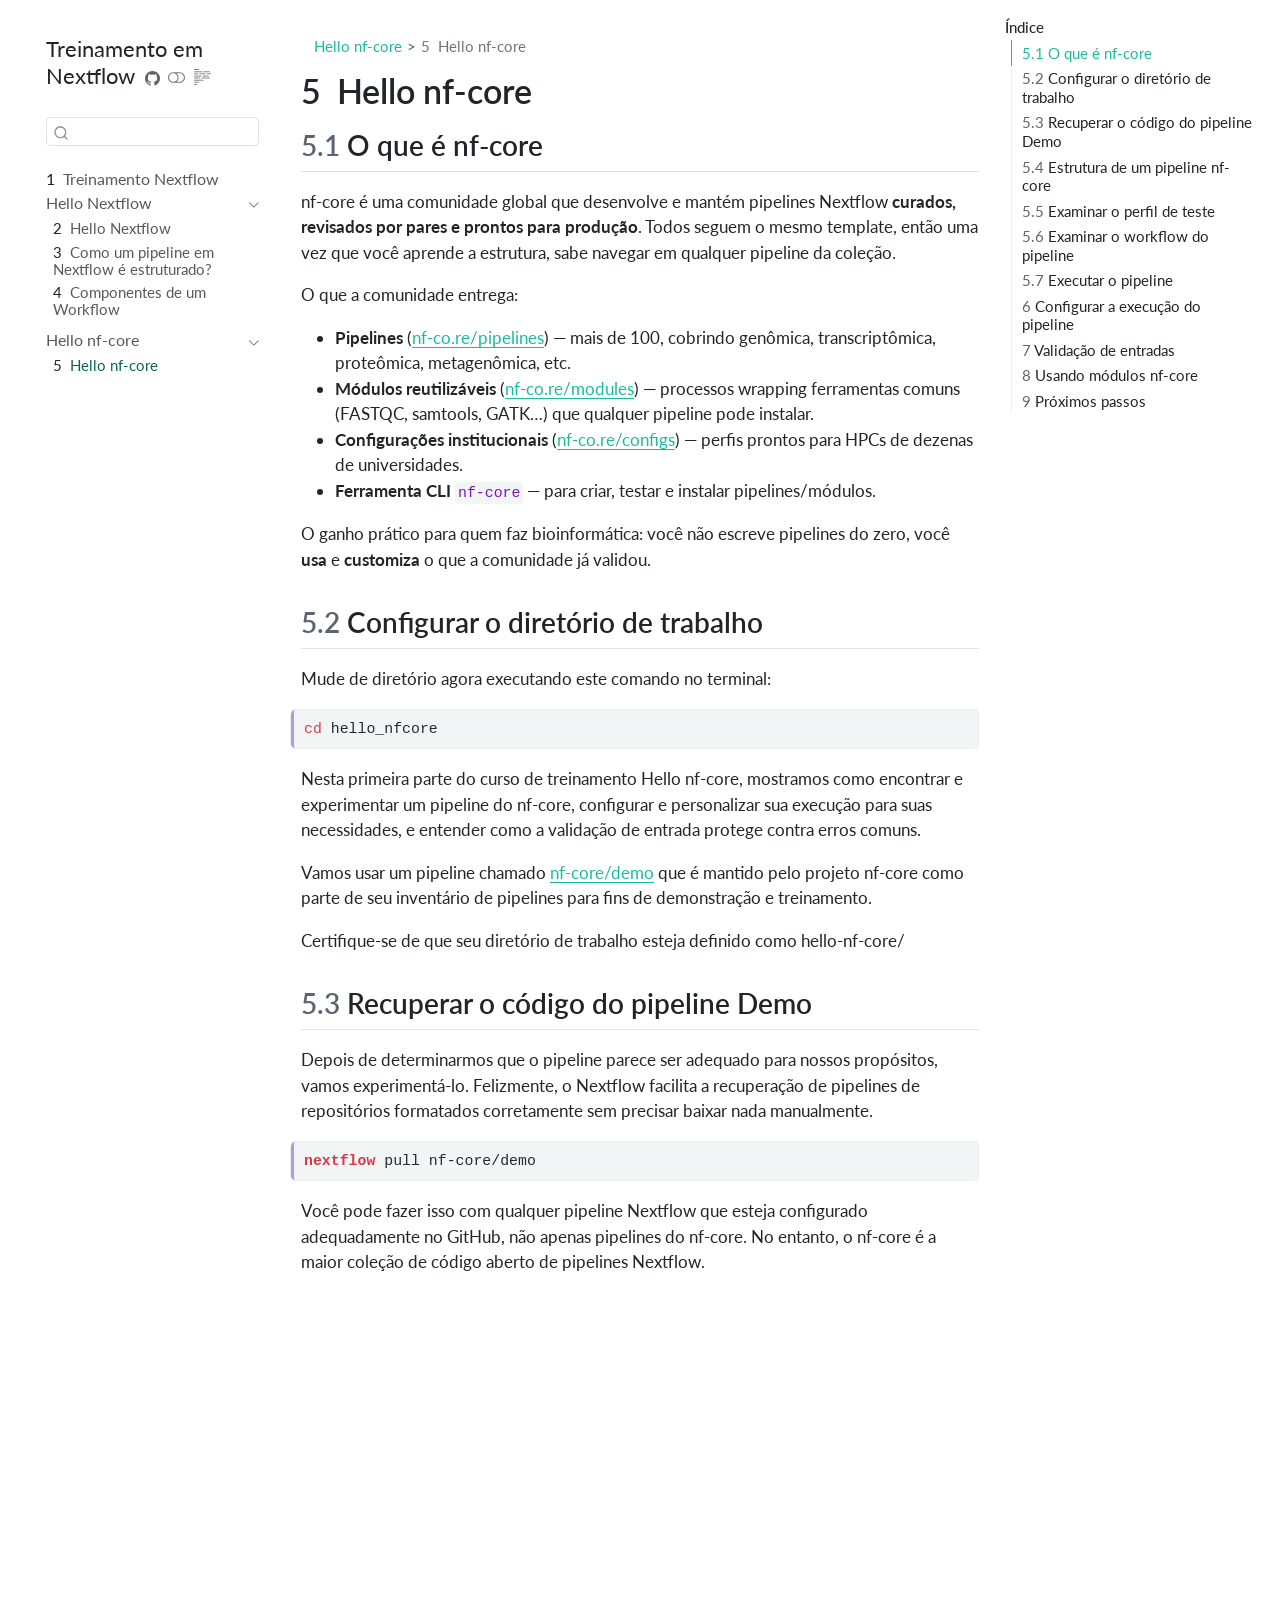
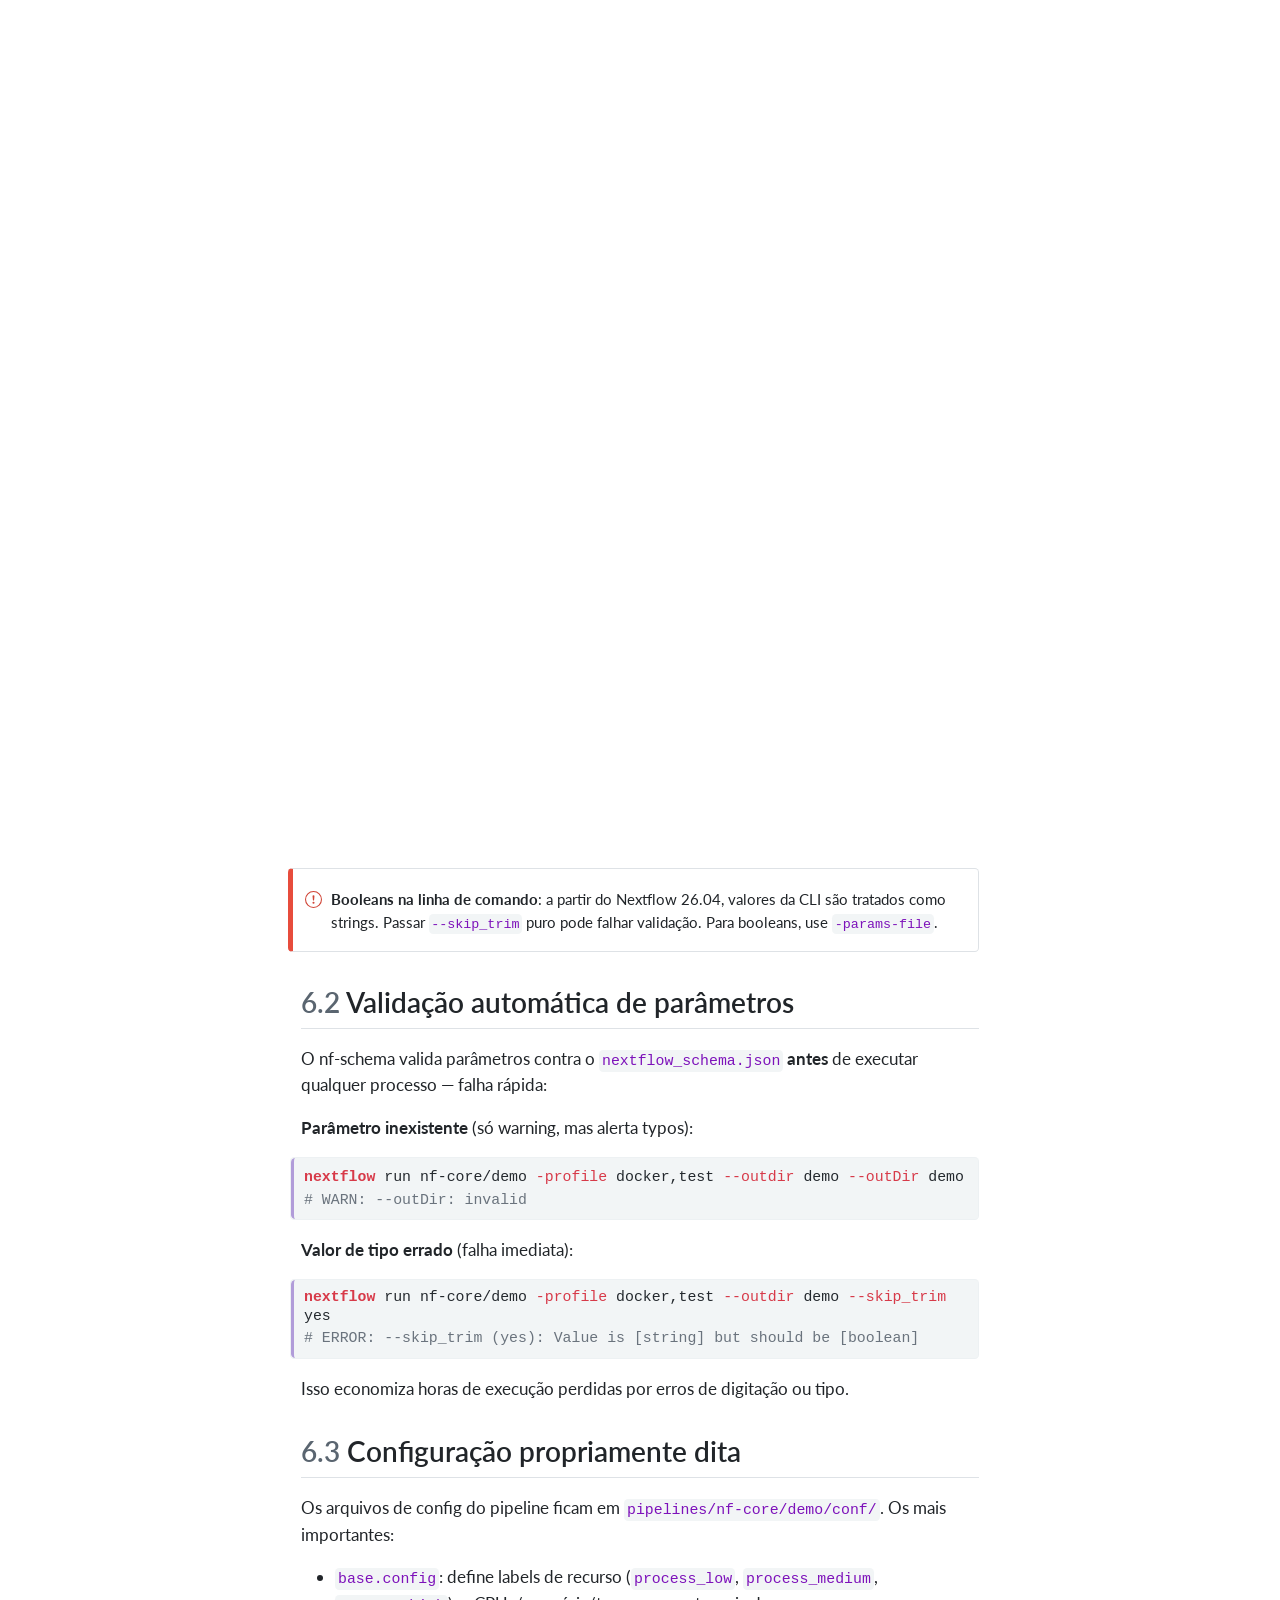
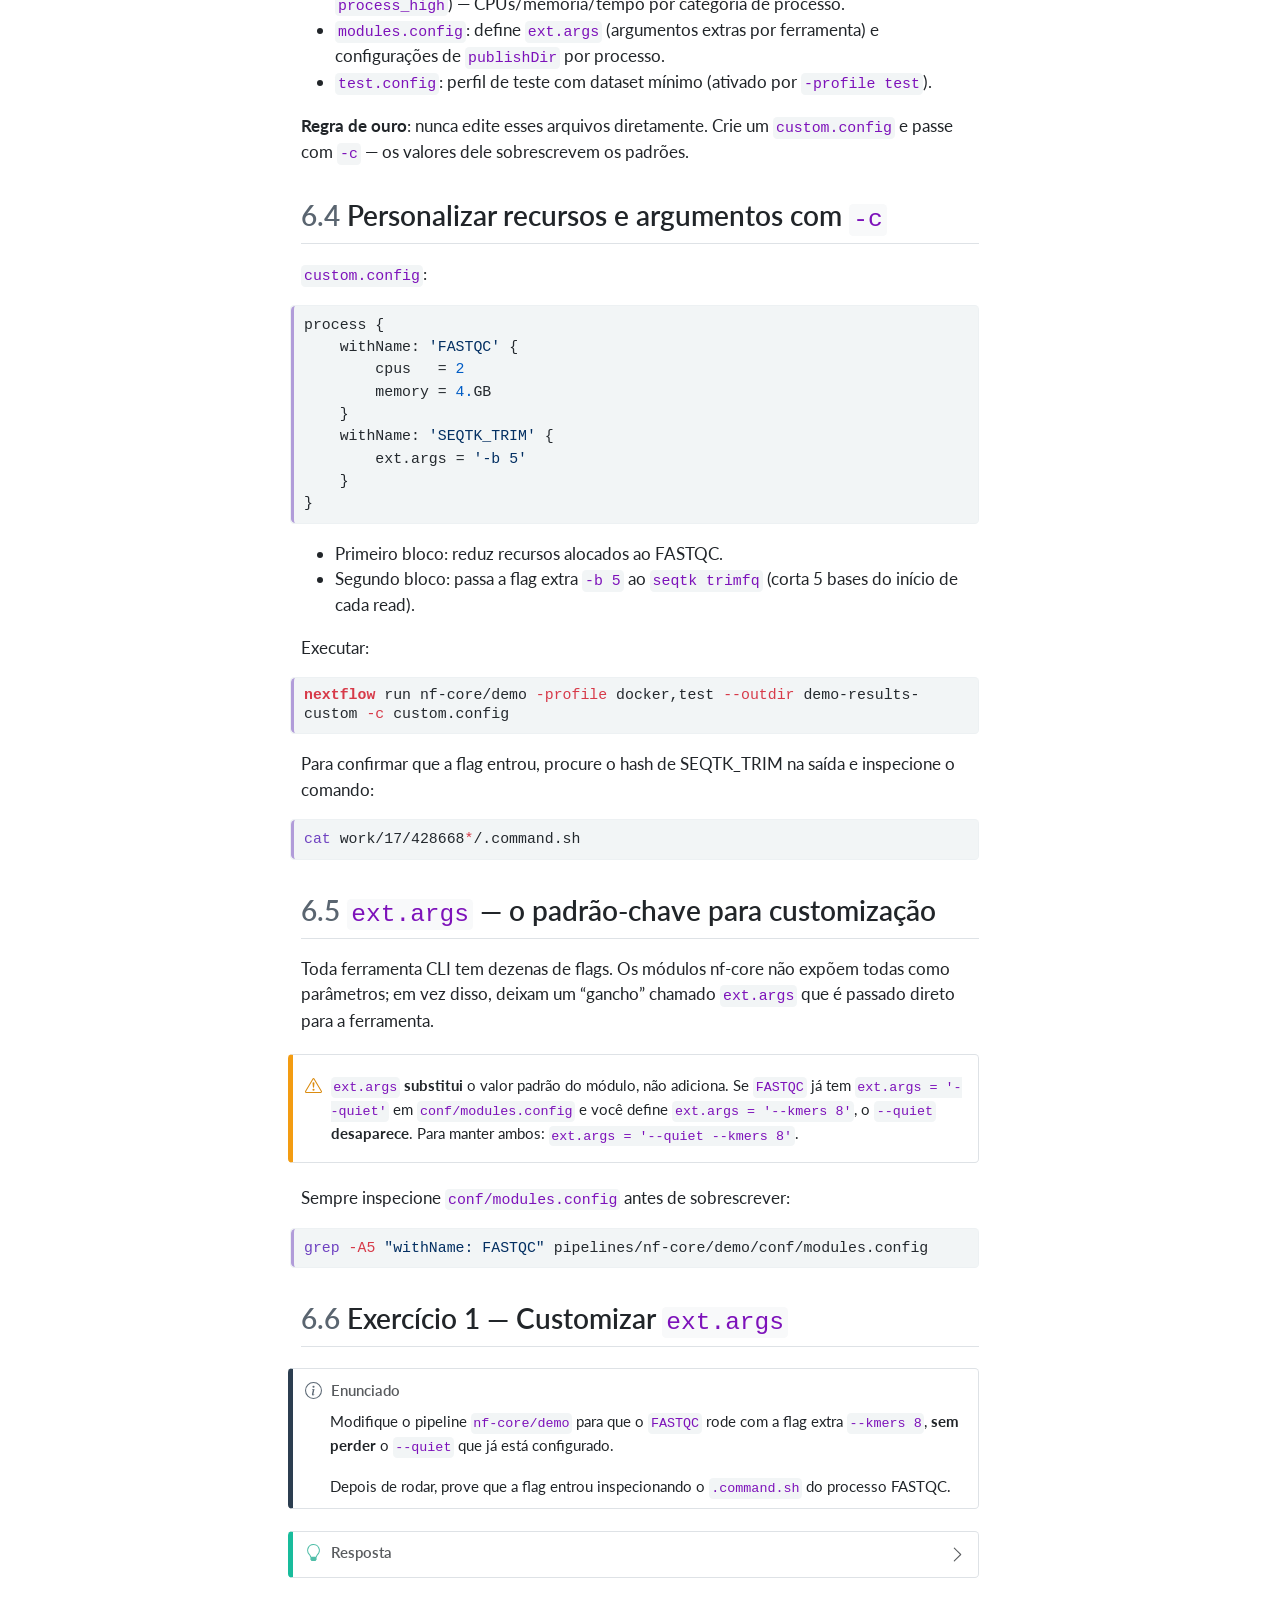
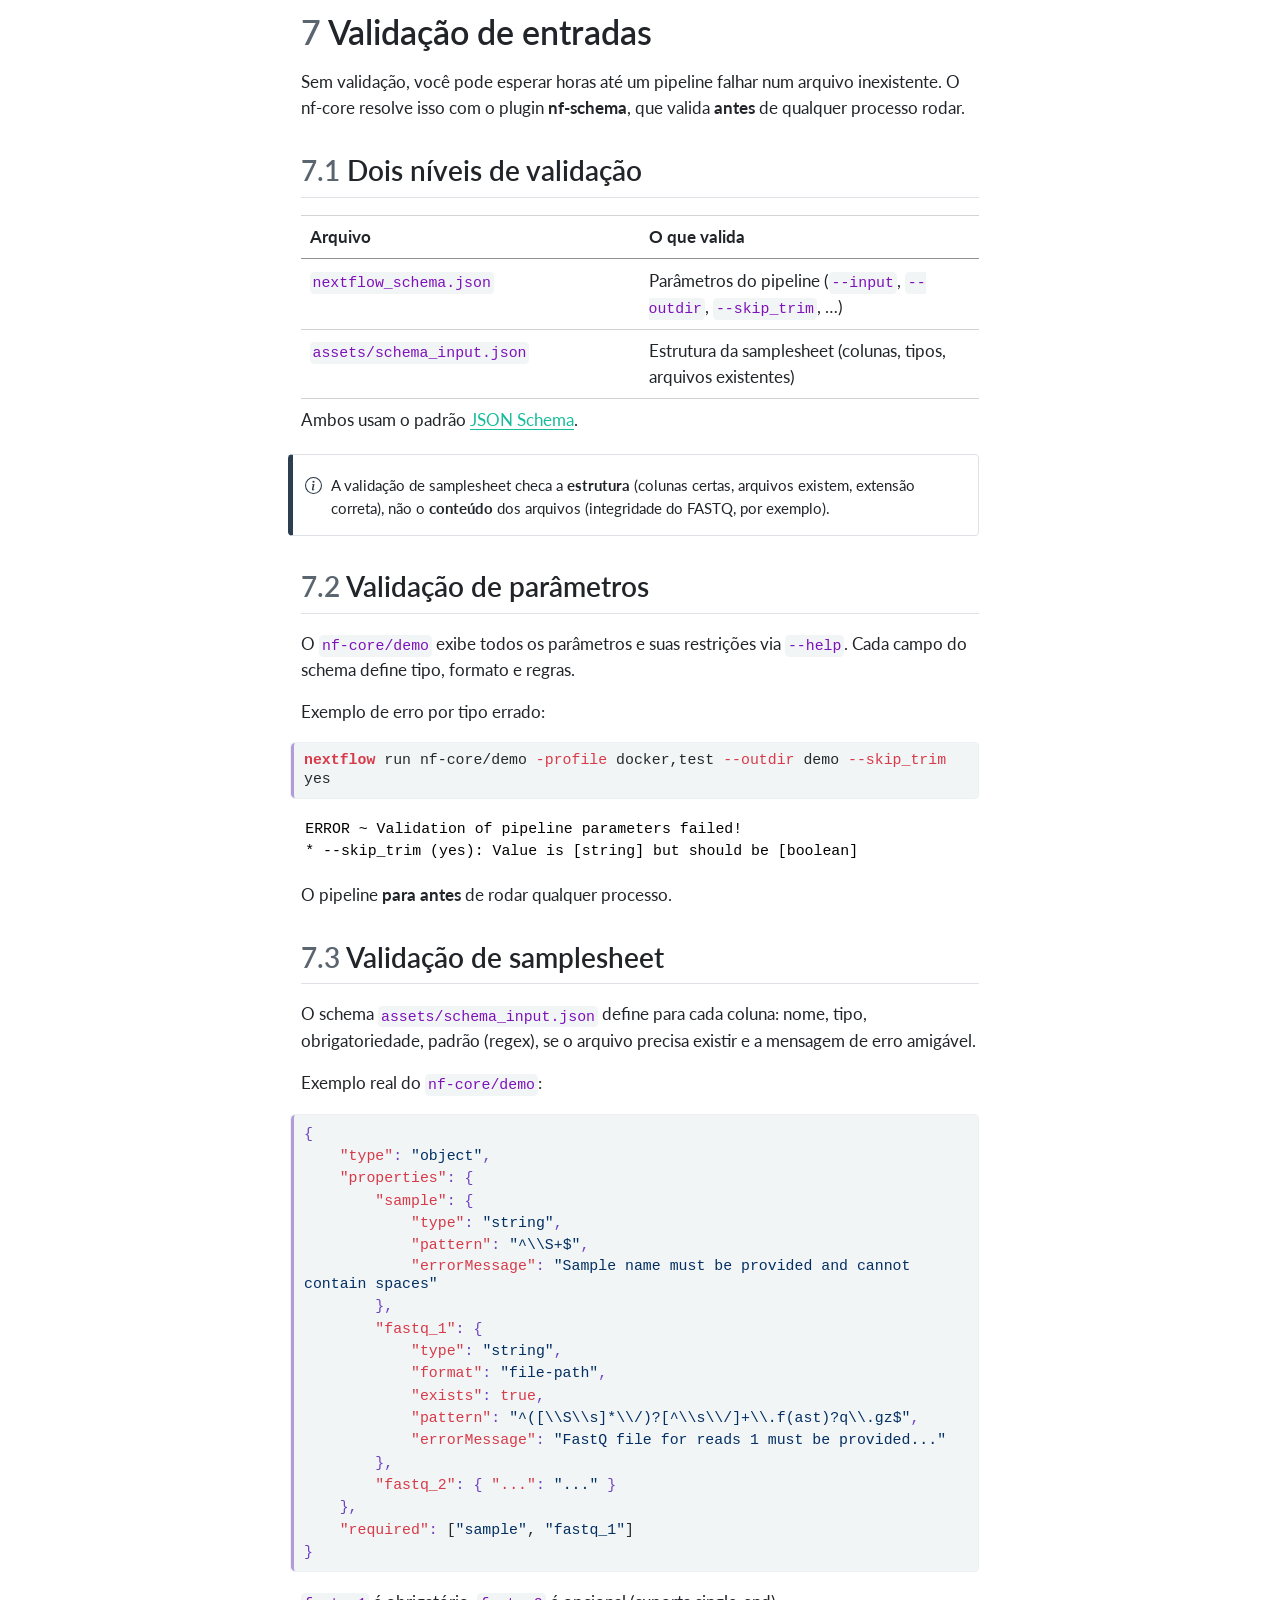
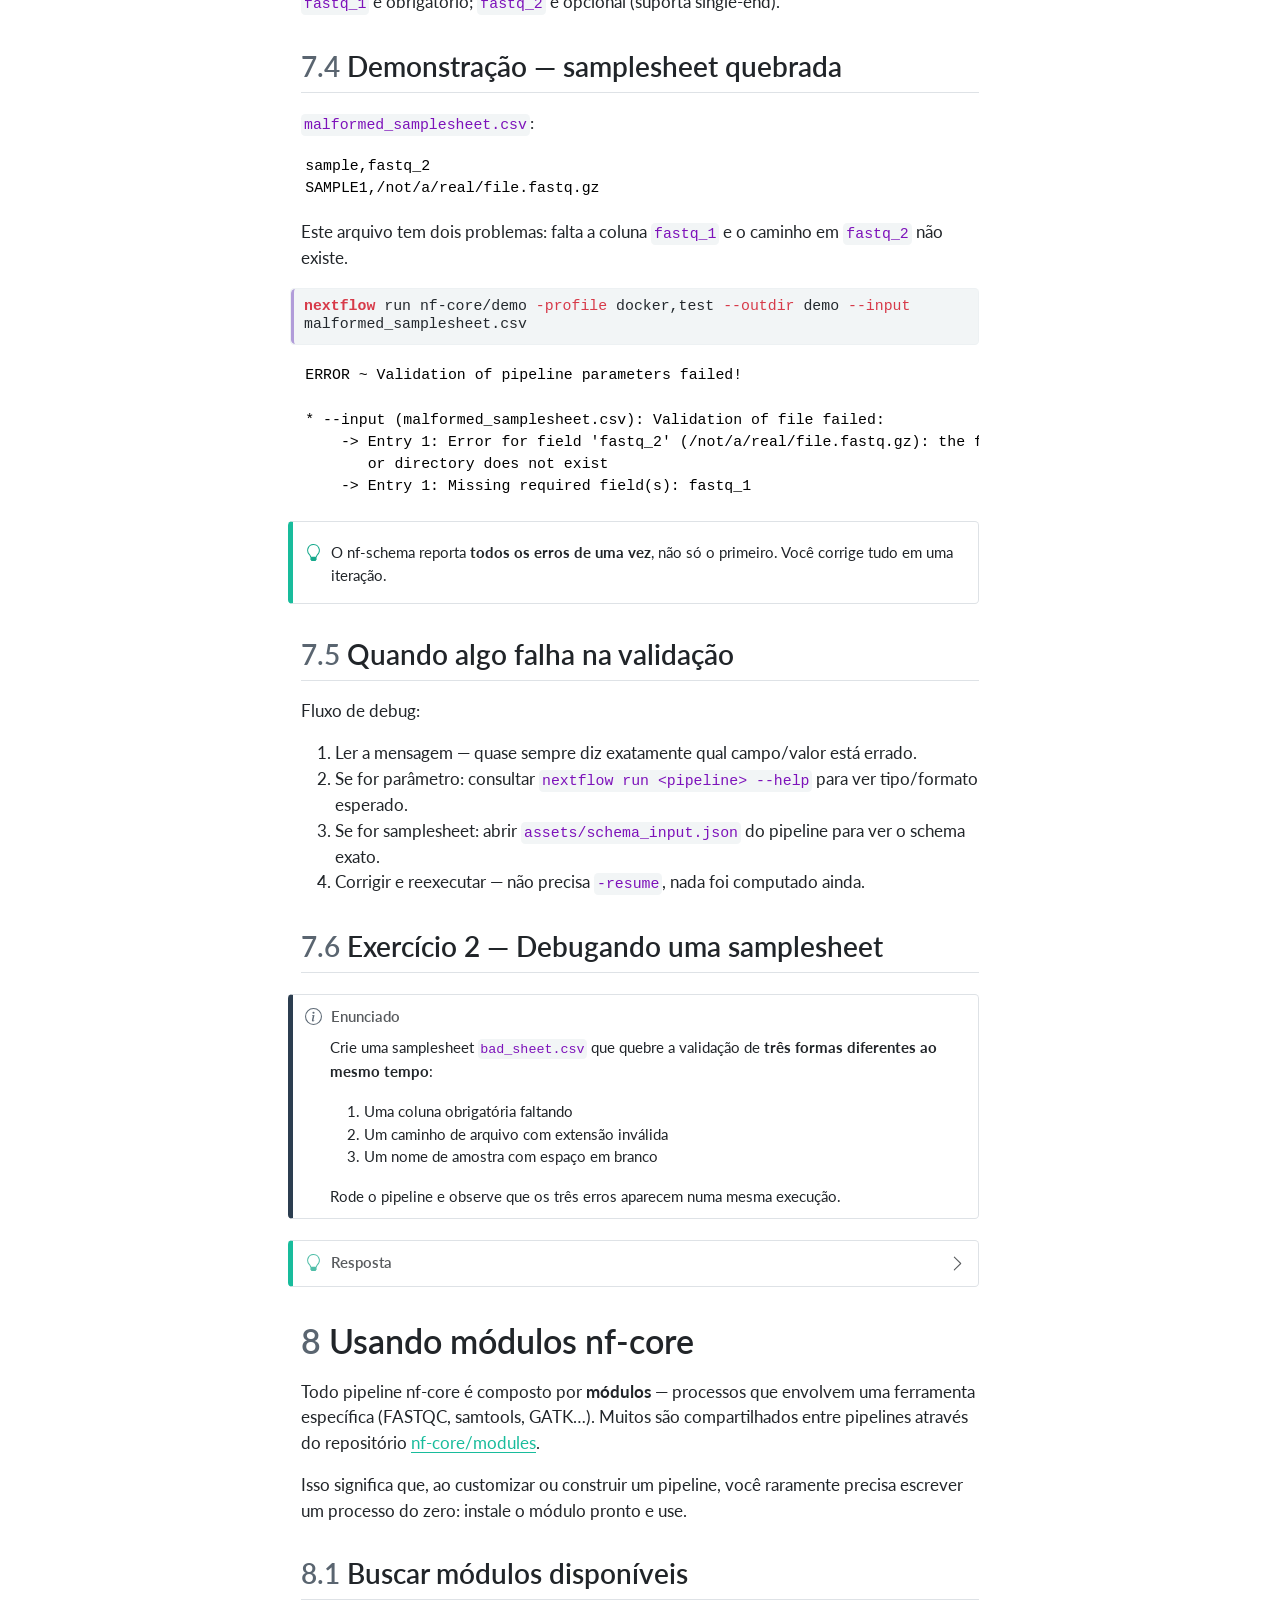
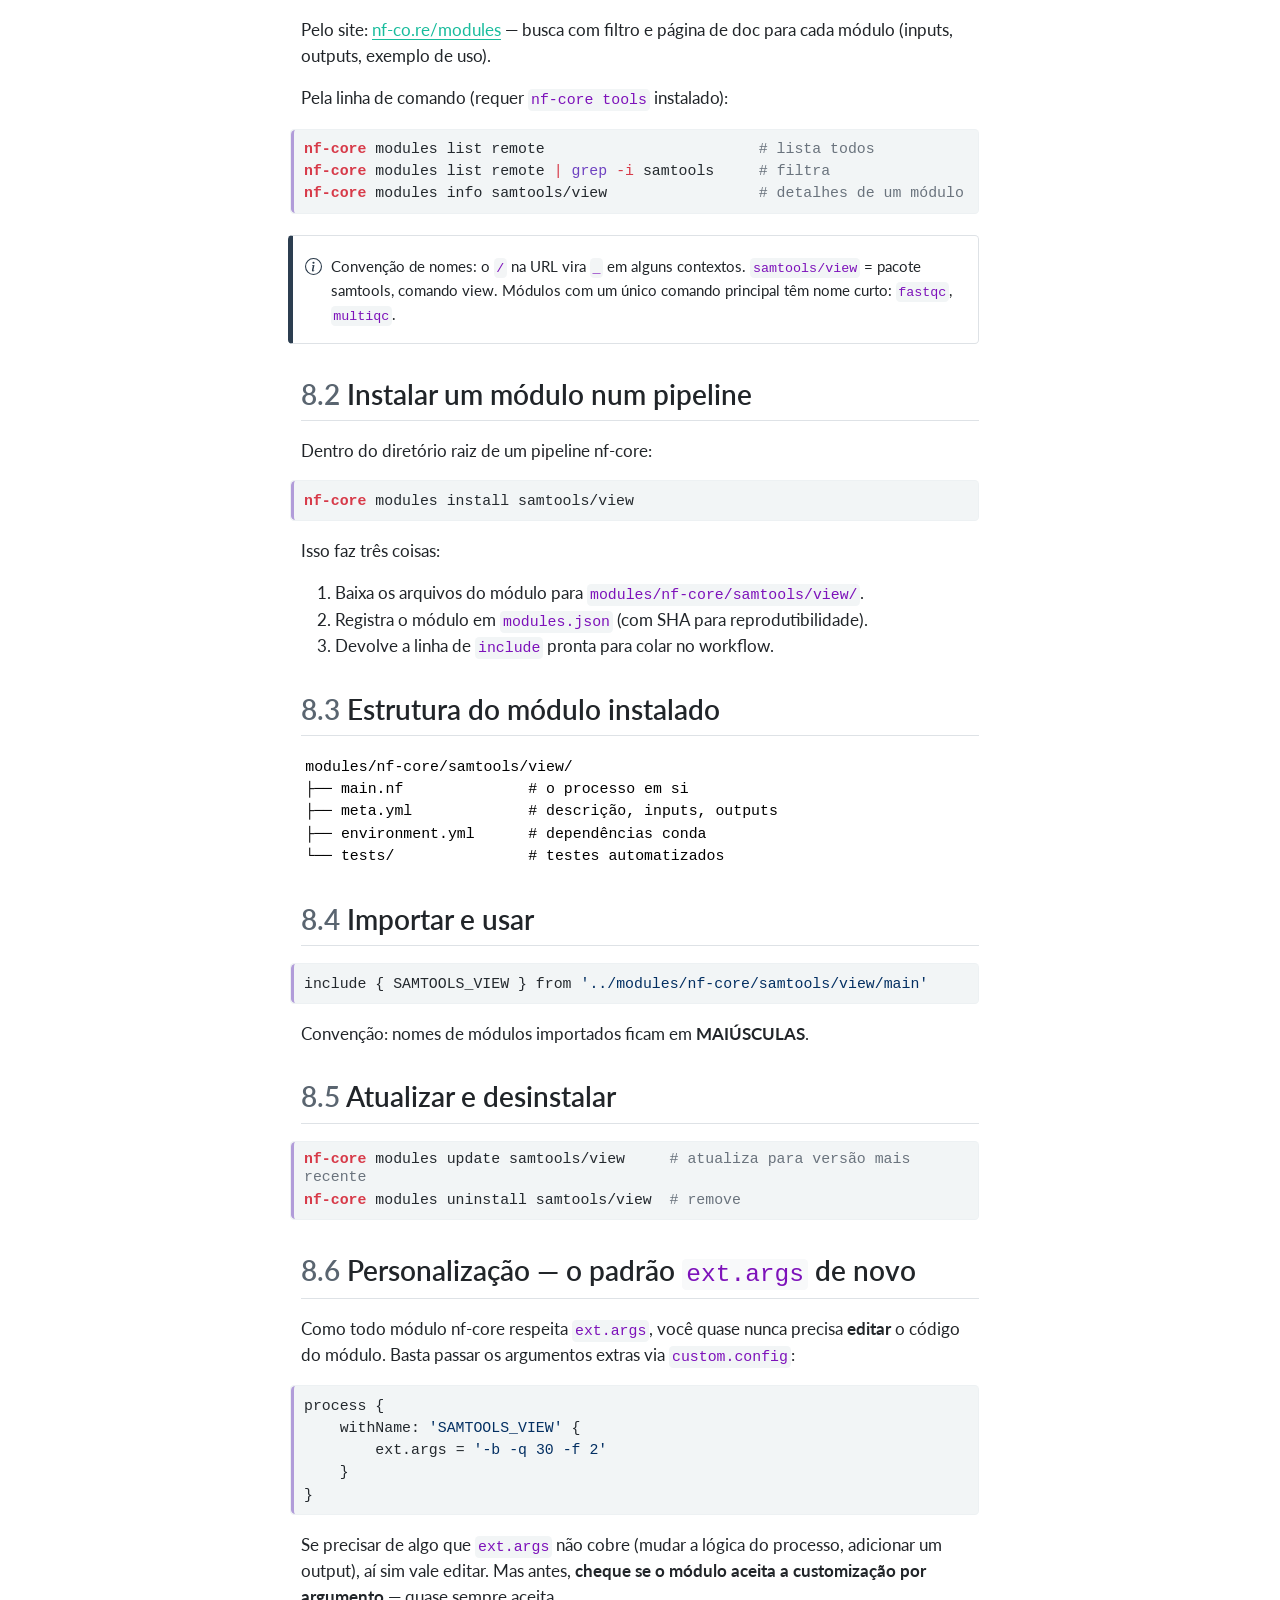
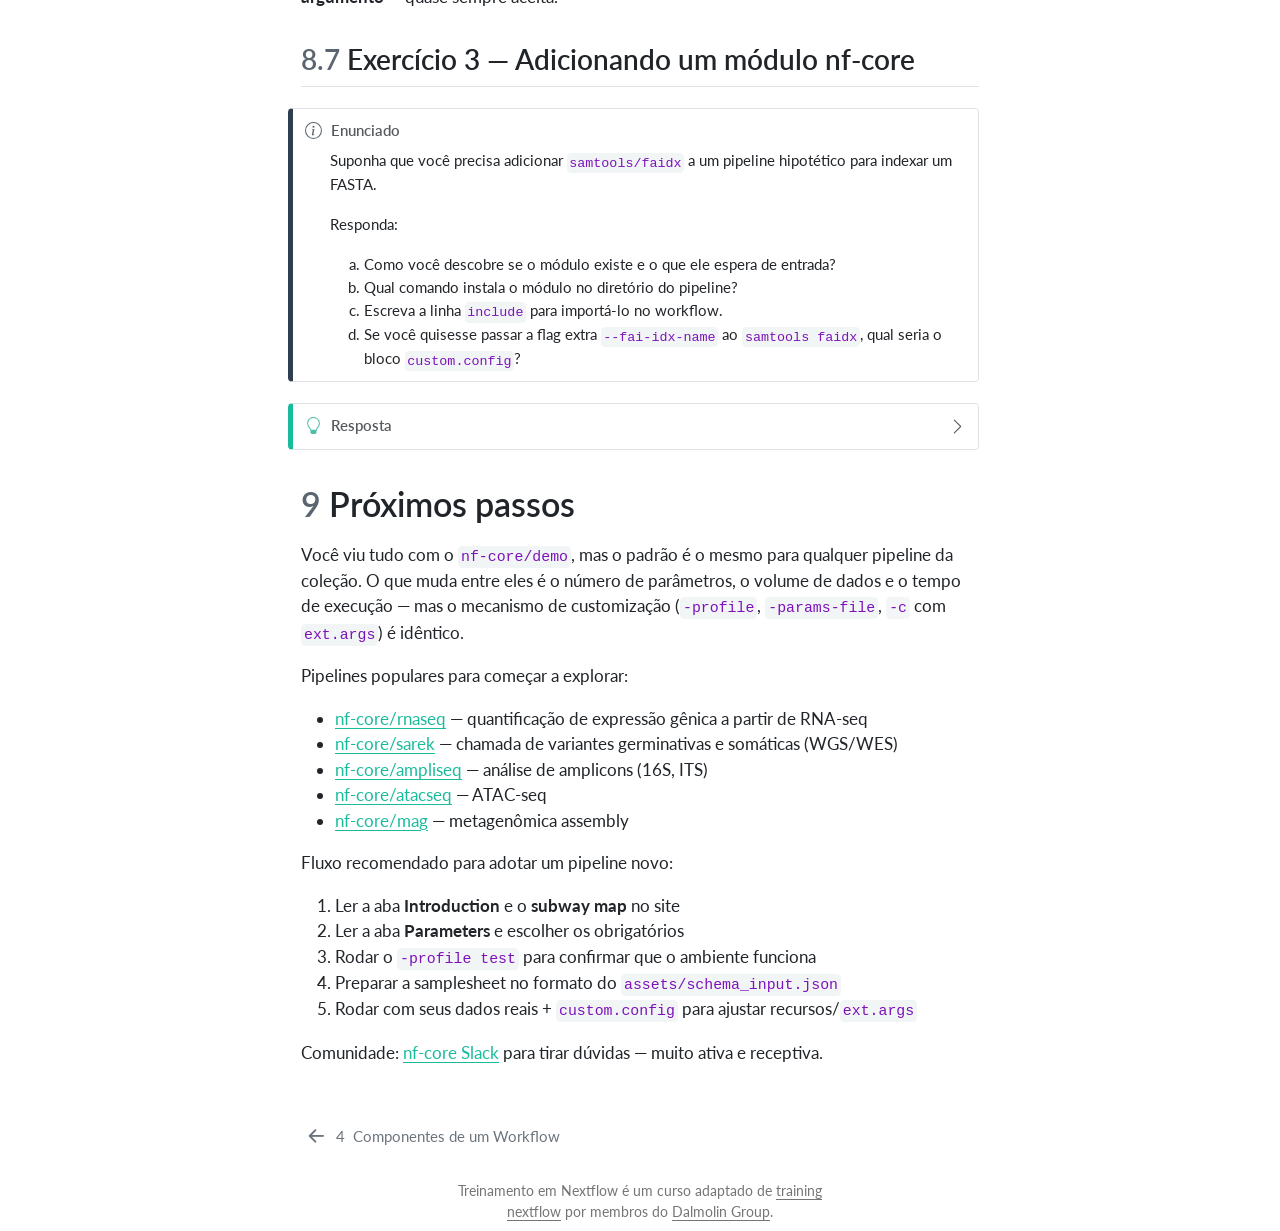
<file: 02_hello_nf-core.html>
<!DOCTYPE html>
<html xmlns="http://www.w3.org/1999/xhtml" lang="pt-BR" xml:lang="pt-BR"><head>

<meta charset="utf-8">
<meta name="generator" content="quarto-1.10.18">

<meta name="viewport" content="width=device-width, initial-scale=1.0, user-scalable=yes">


<title>5&nbsp; Hello nf-core – Treinamento em Nextflow</title>
<style>
/* Default styles provided by pandoc.
** See https://pandoc.org/MANUAL.html#variables-for-html for config info.
*/
span.smallcaps{font-variant: small-caps;}
div.columns{display: flex; gap: 1.5em;}
div.column{flex: auto;}
@media screen {
div.columns{gap: min(4vw, 1.5em);}
div.column{overflow-x: auto;}
}
div.hanging-indent{margin-left: 1.5em; text-indent: -1.5em;}
ul.task-list{list-style: none;}
ul.task-list li input[type="checkbox"] {
  width: 0.8em;
  margin: 0 0.8em 0.2em -1em; /* quarto-specific, see https://github.com/quarto-dev/quarto-cli/issues/4556 */ 
  vertical-align: middle;
}
/* CSS for syntax highlighting */
html { -webkit-text-size-adjust: 100%; }
pre > code.sourceCode { white-space: pre; position: relative; }
pre > code.sourceCode > span { display: inline-block; line-height: 1.25; }
pre > code.sourceCode > span:empty { height: 1.2em; }
.sourceCode { overflow: visible; }
code.sourceCode > span { color: inherit; text-decoration: inherit; }
div.sourceCode { margin: 1em 0; }
pre.sourceCode { margin: 0; }
@media screen {
div.sourceCode { overflow: auto; }
}
@media print {
pre > code.sourceCode { white-space: pre-wrap; }
pre > code.sourceCode > span { text-indent: -5em; padding-left: 5em; }
}
pre.numberSource code
  { counter-reset: source-line 0; }
pre.numberSource code > span
  { position: relative; left: -4em; counter-increment: source-line; }
pre.numberSource code > span > a:first-child::before
  { content: counter(source-line);
    position: relative; left: -1em; text-align: right; vertical-align: baseline;
    border: none; display: inline-block;
    -webkit-touch-callout: none; -webkit-user-select: none;
    -khtml-user-select: none; -moz-user-select: none;
    -ms-user-select: none; user-select: none;
    padding: 0 4px; width: 4em;
  }
pre.numberSource { margin-left: 3em;  padding-left: 4px; }
div.sourceCode
  {   }
@media screen {
pre > code.sourceCode > span > a:first-child::before { text-decoration: underline; }
}
</style>


<script src="site_libs/quarto-nav/quarto-nav.js"></script>
<script src="site_libs/quarto-nav/headroom.min.js"></script>
<script src="site_libs/clipboard/clipboard.min.js"></script>
<script src="site_libs/quarto-search/autocomplete.umd.js"></script>
<script src="site_libs/quarto-search/fuse.min.js"></script>
<script src="site_libs/quarto-search/quarto-search.js"></script>
<meta name="quarto:offset" content="./">
<link href="./01_3_hello_nextflow.html" rel="prev">
<link href="./content/images/dalmolin_icon.svg" rel="icon" type="image/svg+xml">
<script src="site_libs/quarto-html/quarto.js" type="module"></script>
<script src="site_libs/quarto-html/tabsets/tabsets.js" type="module"></script>
<script src="site_libs/quarto-html/popper.min.js"></script>
<script src="site_libs/quarto-html/tippy.umd.min.js"></script>
<script src="site_libs/quarto-html/anchor.min.js"></script>
<link href="site_libs/quarto-html/tippy.css" rel="stylesheet">
<link href="site_libs/quarto-html/quarto-syntax-highlighting-bb62276ab45c84d9efd712f51ff97b5a.css" rel="stylesheet" class="quarto-color-scheme" id="quarto-text-highlighting-styles">
<link href="site_libs/quarto-html/quarto-syntax-highlighting-dark-5a1953863e1f72ef3b996ef827f01ca7.css" rel="stylesheet" class="quarto-color-scheme quarto-color-alternate" id="quarto-text-highlighting-styles">
<link href="site_libs/quarto-html/quarto-syntax-highlighting-bb62276ab45c84d9efd712f51ff97b5a.css" rel="stylesheet" class="quarto-color-scheme-extra" id="quarto-text-highlighting-styles">
<script src="site_libs/bootstrap/bootstrap.min.js"></script>
<link href="site_libs/bootstrap/bootstrap-icons.css" rel="stylesheet">
<link href="site_libs/bootstrap/bootstrap-d132114d4b10ad95e4942235b6d008bb.min.css" rel="stylesheet" append-hash="true" class="quarto-color-scheme" id="quarto-bootstrap" data-mode="light">
<link href="site_libs/bootstrap/bootstrap-dark-146eb0c6646dbe20be96f61bd013ac73.min.css" rel="stylesheet" append-hash="true" class="quarto-color-scheme quarto-color-alternate" id="quarto-bootstrap" data-mode="dark">
<link href="site_libs/bootstrap/bootstrap-d132114d4b10ad95e4942235b6d008bb.min.css" rel="stylesheet" append-hash="true" class="quarto-color-scheme-extra" id="quarto-bootstrap" data-mode="light">
<script id="quarto-search-options" type="application/json">{
  "location": "sidebar",
  "copy-button": false,
  "collapse-after": 3,
  "panel-placement": "start",
  "type": "textbox",
  "limit": 50,
  "keyboard-shortcut": [
    "f",
    "/",
    "s"
  ],
  "show-item-context": false,
  "language": {
    "search-no-results-text": "Nenhum resultado",
    "search-matching-documents-text": "documentos correspondentes",
    "search-copy-link-title": "Copiar link para a busca",
    "search-hide-matches-text": "Esconder correspondências adicionais",
    "search-more-match-text": "mais correspondência neste documento",
    "search-more-matches-text": "mais correspondências neste documento",
    "search-clear-button-title": "Limpar",
    "search-text-placeholder": "",
    "search-detached-cancel-button-title": "Cancelar",
    "search-submit-button-title": "Enviar",
    "search-label": "Procurar"
  }
}</script>


</head>

<body class="nav-sidebar floating quarto-light"><script id="quarto-html-before-body" type="application/javascript">
    const toggleBodyColorMode = (bsSheetEl) => {
      const mode = bsSheetEl.getAttribute("data-mode");
      const bodyEl = window.document.querySelector("body");
      if (mode === "dark") {
        bodyEl.classList.add("quarto-dark");
        bodyEl.classList.remove("quarto-light");
      } else {
        bodyEl.classList.add("quarto-light");
        bodyEl.classList.remove("quarto-dark");
      }
    }
    const toggleBodyColorPrimary = () => {
      const bsSheetEl = window.document.querySelector("link#quarto-bootstrap:not([rel=disabled-stylesheet])");
      if (bsSheetEl) {
        toggleBodyColorMode(bsSheetEl);
      }
    }
    const setColorSchemeToggle = (alternate) => {
      const toggles = window.document.querySelectorAll('.quarto-color-scheme-toggle');
      for (let i=0; i < toggles.length; i++) {
        const toggle = toggles[i];
        if (toggle) {
          if (alternate) {
            toggle.classList.add("alternate");
          } else {
            toggle.classList.remove("alternate");
          }
        }
      }
    };
    const toggleColorMode = (alternate) => {
      // Switch the stylesheets
      const primaryStylesheets = window.document.querySelectorAll('link.quarto-color-scheme:not(.quarto-color-alternate)');
      const alternateStylesheets = window.document.querySelectorAll('link.quarto-color-scheme.quarto-color-alternate');
      manageTransitions('#quarto-margin-sidebar .nav-link', false);
      if (alternate) {
        // note: dark is layered on light, we don't disable primary!
        enableStylesheet(alternateStylesheets);
        for (const sheetNode of alternateStylesheets) {
          if (sheetNode.id === "quarto-bootstrap") {
            toggleBodyColorMode(sheetNode);
          }
        }
      } else {
        disableStylesheet(alternateStylesheets);
        enableStylesheet(primaryStylesheets)
        toggleBodyColorPrimary();
      }
      manageTransitions('#quarto-margin-sidebar .nav-link', true);
      // Switch the toggles
      setColorSchemeToggle(alternate)
      // Hack to workaround the fact that safari doesn't
      // properly recolor the scrollbar when toggling (#1455)
      if (navigator.userAgent.indexOf('Safari') > 0 && navigator.userAgent.indexOf('Chrome') == -1) {
        manageTransitions("body", false);
        window.scrollTo(0, 1);
        setTimeout(() => {
          window.scrollTo(0, 0);
          manageTransitions("body", true);
        }, 40);
      }
    }
    const disableStylesheet = (stylesheets) => {
      for (let i=0; i < stylesheets.length; i++) {
        const stylesheet = stylesheets[i];
        stylesheet.rel = 'disabled-stylesheet';
      }
    }
    const enableStylesheet = (stylesheets) => {
      for (let i=0; i < stylesheets.length; i++) {
        const stylesheet = stylesheets[i];
        if(stylesheet.rel !== 'stylesheet') { // for Chrome, which will still FOUC without this check
          stylesheet.rel = 'stylesheet';
        }
      }
    }
    const manageTransitions = (selector, allowTransitions) => {
      const els = window.document.querySelectorAll(selector);
      for (let i=0; i < els.length; i++) {
        const el = els[i];
        if (allowTransitions) {
          el.classList.remove('notransition');
        } else {
          el.classList.add('notransition');
        }
      }
    }
    const isFileUrl = () => {
      return window.location.protocol === 'file:';
    }
    const hasAlternateSentinel = () => {
      let styleSentinel = getColorSchemeSentinel();
      if (styleSentinel !== null) {
        return styleSentinel === "alternate";
      } else {
        return false;
      }
    }
    const setStyleSentinel = (alternate) => {
      const value = alternate ? "alternate" : "default";
      if (!isFileUrl()) {
        window.localStorage.setItem("quarto-color-scheme", value);
      } else {
        localAlternateSentinel = value;
      }
    }
    const getColorSchemeSentinel = () => {
      if (!isFileUrl()) {
        const storageValue = window.localStorage.getItem("quarto-color-scheme");
        return storageValue != null ? storageValue : localAlternateSentinel;
      } else {
        return localAlternateSentinel;
      }
    }
    const toggleGiscusIfUsed = (isAlternate, darkModeDefault) => {
      const baseTheme = document.querySelector('#giscus-base-theme')?.value ?? 'light';
      const alternateTheme = document.querySelector('#giscus-alt-theme')?.value ?? 'dark';
      let newTheme = '';
      if(authorPrefersDark) {
        newTheme = isAlternate ? baseTheme : alternateTheme;
      } else {
        newTheme = isAlternate ? alternateTheme : baseTheme;
      }
      const changeGiscusTheme = () => {
        // From: https://github.com/giscus/giscus/issues/336
        const sendMessage = (message) => {
          const iframe = document.querySelector('iframe.giscus-frame');
          if (!iframe) return;
          iframe.contentWindow.postMessage({ giscus: message }, 'https://giscus.app');
        }
        sendMessage({
          setConfig: {
            theme: newTheme
          }
        });
      }
      const isGiscussLoaded = window.document.querySelector('iframe.giscus-frame') !== null;
      if (isGiscussLoaded) {
        changeGiscusTheme();
      }
    };
    const authorPrefersDark = false;
    const darkModeDefault = authorPrefersDark;
      document.querySelector('link#quarto-text-highlighting-styles.quarto-color-scheme-extra').rel = 'disabled-stylesheet';
      document.querySelector('link#quarto-bootstrap.quarto-color-scheme-extra').rel = 'disabled-stylesheet';
    let localAlternateSentinel = darkModeDefault ? 'alternate' : 'default';
    // Dark / light mode switch
    window.quartoToggleColorScheme = () => {
      // Read the current dark / light value
      let toAlternate = !hasAlternateSentinel();
      toggleColorMode(toAlternate);
      setStyleSentinel(toAlternate);
      toggleGiscusIfUsed(toAlternate, darkModeDefault);
      window.dispatchEvent(new Event('resize'));
    };
    // Switch to dark mode if need be
    if (hasAlternateSentinel()) {
      toggleColorMode(true);
    } else {
      toggleColorMode(false);
    }
  </script>

<div id="quarto-search-results"></div>
  <header id="quarto-header" class="headroom fixed-top">
  <nav class="quarto-secondary-nav">
    <div class="container-fluid d-flex">
      <button type="button" class="quarto-btn-toggle btn" data-bs-toggle="collapse" role="button" data-bs-target=".quarto-sidebar-collapse-item" aria-controls="quarto-sidebar" aria-expanded="false" aria-label="Alternar barra lateral" onclick="if (window.quartoToggleHeadroom) { window.quartoToggleHeadroom(); }">
        <i class="bi bi-layout-text-sidebar-reverse"></i>
      </button>
        <nav class="quarto-page-breadcrumbs" aria-label="breadcrumb"><ol class="breadcrumb"><li class="breadcrumb-item"><a href="./02_hello_nf-core.html">Hello nf-core</a></li><li class="breadcrumb-item"><a href="./02_hello_nf-core.html"><span class="chapter-number">5</span>&nbsp; <span class="chapter-title">Hello nf-core</span></a></li></ol></nav>
        <a class="flex-grow-1" role="navigation" data-bs-toggle="collapse" data-bs-target=".quarto-sidebar-collapse-item" aria-controls="quarto-sidebar" aria-expanded="false" aria-label="Alternar barra lateral" onclick="if (window.quartoToggleHeadroom) { window.quartoToggleHeadroom(); }">      
        </a>
      <button type="button" class="btn quarto-search-button" aria-label="Procurar" onclick="window.quartoOpenSearch();">
        <i class="bi bi-search"></i>
      </button>
    </div>
  </nav>
</header>
<!-- content -->
<div id="quarto-content" class="quarto-container page-columns page-rows-contents page-layout-article">
<!-- sidebar -->
  <nav id="quarto-sidebar" class="sidebar collapse collapse-horizontal quarto-sidebar-collapse-item sidebar-navigation floating overflow-auto">
    <div class="pt-lg-2 mt-2 text-left sidebar-header">
    <div class="sidebar-title mb-0 py-0">
      <a href="./">Treinamento em Nextflow</a> 
        <div class="sidebar-tools-main tools-wide">
    <a href="https://github.com/dalmolingroup/nextflow_training" title="Código fonte" class="quarto-navigation-tool px-1" aria-label="Código fonte"><i class="bi bi-github"></i></a>
  <a href="" class="quarto-color-scheme-toggle quarto-navigation-tool  px-1" onclick="window.quartoToggleColorScheme(); return false;" title="Alternar modo escuro"><i class="bi"></i></a>
  <a href="" class="quarto-reader-toggle quarto-navigation-tool px-1" onclick="window.quartoToggleReader(); return false;" title="Alternar modo de leitor">
  <div class="quarto-reader-toggle-btn">
  <i class="bi"></i>
  </div>
</a>
</div>
    </div>
      </div>
        <div class="mt-2 flex-shrink-0 align-items-center">
        <div class="sidebar-search">
        <div id="quarto-search" class="" title="Procurar"></div>
        </div>
        </div>
    <div class="sidebar-menu-container"> 
    <ul class="list-unstyled mt-1">
        <li class="sidebar-item">
  <div class="sidebar-item-container"> 
  <a href="./index.html" class="sidebar-item-text sidebar-link">
 <span class="menu-text"><span class="chapter-number">1</span>&nbsp; <span class="chapter-title">Treinamento Nextflow</span></span></a>
  </div>
</li>
        <li class="sidebar-item sidebar-item-section">
      <div class="sidebar-item-container"> 
            <a class="sidebar-item-text sidebar-link text-start" data-bs-toggle="collapse" data-bs-target="#quarto-sidebar-section-1" role="navigation" aria-expanded="true">
 <span class="menu-text">Hello Nextflow</span></a>
          <a class="sidebar-item-toggle text-start" data-bs-toggle="collapse" data-bs-target="#quarto-sidebar-section-1" role="navigation" aria-expanded="true" aria-label="Alternar seção">
            <i class="bi bi-chevron-right ms-2"></i>
          </a> 
      </div>
      <ul id="quarto-sidebar-section-1" class="collapse list-unstyled sidebar-section depth1 show">  
          <li class="sidebar-item">
  <div class="sidebar-item-container"> 
  <a href="./01_1_hello_nextflow.html" class="sidebar-item-text sidebar-link">
 <span class="menu-text"><span class="chapter-number">2</span>&nbsp; <span class="chapter-title">Hello Nextflow</span></span></a>
  </div>
</li>
          <li class="sidebar-item">
  <div class="sidebar-item-container"> 
  <a href="./01_2_hello_nextflow.html" class="sidebar-item-text sidebar-link">
 <span class="menu-text"><span class="chapter-number">3</span>&nbsp; <span class="chapter-title">Como um pipeline em Nextflow é estruturado?</span></span></a>
  </div>
</li>
          <li class="sidebar-item">
  <div class="sidebar-item-container"> 
  <a href="./01_3_hello_nextflow.html" class="sidebar-item-text sidebar-link">
 <span class="menu-text"><span class="chapter-number">4</span>&nbsp; <span class="chapter-title">Componentes de um Workflow</span></span></a>
  </div>
</li>
      </ul>
  </li>
        <li class="sidebar-item sidebar-item-section">
      <div class="sidebar-item-container"> 
            <a class="sidebar-item-text sidebar-link text-start" data-bs-toggle="collapse" data-bs-target="#quarto-sidebar-section-2" role="navigation" aria-expanded="true">
 <span class="menu-text">Hello nf-core</span></a>
          <a class="sidebar-item-toggle text-start" data-bs-toggle="collapse" data-bs-target="#quarto-sidebar-section-2" role="navigation" aria-expanded="true" aria-label="Alternar seção">
            <i class="bi bi-chevron-right ms-2"></i>
          </a> 
      </div>
      <ul id="quarto-sidebar-section-2" class="collapse list-unstyled sidebar-section depth1 show">  
          <li class="sidebar-item">
  <div class="sidebar-item-container"> 
  <a href="./02_hello_nf-core.html" class="sidebar-item-text sidebar-link active">
 <span class="menu-text"><span class="chapter-number">5</span>&nbsp; <span class="chapter-title">Hello nf-core</span></span></a>
  </div>
</li>
      </ul>
  </li>
    </ul>
    </div>
</nav>
<div id="quarto-sidebar-glass" class="quarto-sidebar-collapse-item" data-bs-toggle="collapse" data-bs-target=".quarto-sidebar-collapse-item"></div>
<!-- margin-sidebar -->
    <div id="quarto-margin-sidebar" class="sidebar margin-sidebar">
        <nav id="TOC" role="doc-toc" class="toc-active">
    <h2 id="toc-title">Índice</h2>
   
  <ul>
  <li><a href="#o-que-é-nf-core" id="toc-o-que-é-nf-core" class="nav-link active" data-scroll-target="#o-que-é-nf-core"><span class="header-section-number">5.1</span> O que é nf-core</a></li>
  <li><a href="#configurar-o-diretório-de-trabalho" id="toc-configurar-o-diretório-de-trabalho" class="nav-link" data-scroll-target="#configurar-o-diretório-de-trabalho"><span class="header-section-number">5.2</span> Configurar o diretório de trabalho</a></li>
  <li><a href="#recuperar-o-código-do-pipeline-demo" id="toc-recuperar-o-código-do-pipeline-demo" class="nav-link" data-scroll-target="#recuperar-o-código-do-pipeline-demo"><span class="header-section-number">5.3</span> Recuperar o código do pipeline Demo</a></li>
  <li><a href="#estrutura-de-um-pipeline-nf-core" id="toc-estrutura-de-um-pipeline-nf-core" class="nav-link" data-scroll-target="#estrutura-de-um-pipeline-nf-core"><span class="header-section-number">5.4</span> Estrutura de um pipeline nf-core</a></li>
  <li><a href="#examinar-o-perfil-de-teste" id="toc-examinar-o-perfil-de-teste" class="nav-link" data-scroll-target="#examinar-o-perfil-de-teste"><span class="header-section-number">5.5</span> Examinar o perfil de teste</a></li>
  <li><a href="#examinar-o-workflow-do-pipeline" id="toc-examinar-o-workflow-do-pipeline" class="nav-link" data-scroll-target="#examinar-o-workflow-do-pipeline"><span class="header-section-number">5.6</span> Examinar o workflow do pipeline</a></li>
  <li><a href="#executar-o-pipeline" id="toc-executar-o-pipeline" class="nav-link" data-scroll-target="#executar-o-pipeline"><span class="header-section-number">5.7</span> Executar o pipeline</a></li>
  <li><a href="#configurar-a-execução-do-pipeline" id="toc-configurar-a-execução-do-pipeline" class="nav-link" data-scroll-target="#configurar-a-execução-do-pipeline"><span class="header-section-number">6</span> Configurar a execução do pipeline</a>
  <ul class="collapse">
  <li><a href="#parâmetros-do-pipeline" id="toc-parâmetros-do-pipeline" class="nav-link" data-scroll-target="#parâmetros-do-pipeline"><span class="header-section-number">6.1</span> Parâmetros do pipeline</a>
  <ul class="collapse">
  <li><a href="#listar-todos-os-parâmetros-com---help" id="toc-listar-todos-os-parâmetros-com---help" class="nav-link" data-scroll-target="#listar-todos-os-parâmetros-com---help"><span class="header-section-number">6.1.1</span> Listar todos os parâmetros com <code>--help</code></a></li>
  <li><a href="#definir-valores-de-parâmetros" id="toc-definir-valores-de-parâmetros" class="nav-link" data-scroll-target="#definir-valores-de-parâmetros"><span class="header-section-number">6.1.2</span> Definir valores de parâmetros</a></li>
  </ul></li>
  <li><a href="#validação-automática-de-parâmetros" id="toc-validação-automática-de-parâmetros" class="nav-link" data-scroll-target="#validação-automática-de-parâmetros"><span class="header-section-number">6.2</span> Validação automática de parâmetros</a></li>
  <li><a href="#configuração-propriamente-dita" id="toc-configuração-propriamente-dita" class="nav-link" data-scroll-target="#configuração-propriamente-dita"><span class="header-section-number">6.3</span> Configuração propriamente dita</a></li>
  <li><a href="#personalizar-recursos-e-argumentos-com--c" id="toc-personalizar-recursos-e-argumentos-com--c" class="nav-link" data-scroll-target="#personalizar-recursos-e-argumentos-com--c"><span class="header-section-number">6.4</span> Personalizar recursos e argumentos com <code>-c</code></a></li>
  <li><a href="#ext.args-o-padrão-chave-para-customização" id="toc-ext.args-o-padrão-chave-para-customização" class="nav-link" data-scroll-target="#ext.args-o-padrão-chave-para-customização"><span class="header-section-number">6.5</span> <code>ext.args</code> — o padrão-chave para customização</a></li>
  <li><a href="#exercício-1-customizar-ext.args" id="toc-exercício-1-customizar-ext.args" class="nav-link" data-scroll-target="#exercício-1-customizar-ext.args"><span class="header-section-number">6.6</span> Exercício 1 — Customizar <code>ext.args</code></a></li>
  </ul></li>
  <li><a href="#validação-de-entradas" id="toc-validação-de-entradas" class="nav-link" data-scroll-target="#validação-de-entradas"><span class="header-section-number">7</span> Validação de entradas</a>
  <ul class="collapse">
  <li><a href="#dois-níveis-de-validação" id="toc-dois-níveis-de-validação" class="nav-link" data-scroll-target="#dois-níveis-de-validação"><span class="header-section-number">7.1</span> Dois níveis de validação</a></li>
  <li><a href="#validação-de-parâmetros" id="toc-validação-de-parâmetros" class="nav-link" data-scroll-target="#validação-de-parâmetros"><span class="header-section-number">7.2</span> Validação de parâmetros</a></li>
  <li><a href="#validação-de-samplesheet" id="toc-validação-de-samplesheet" class="nav-link" data-scroll-target="#validação-de-samplesheet"><span class="header-section-number">7.3</span> Validação de samplesheet</a></li>
  <li><a href="#demonstração-samplesheet-quebrada" id="toc-demonstração-samplesheet-quebrada" class="nav-link" data-scroll-target="#demonstração-samplesheet-quebrada"><span class="header-section-number">7.4</span> Demonstração — samplesheet quebrada</a></li>
  <li><a href="#quando-algo-falha-na-validação" id="toc-quando-algo-falha-na-validação" class="nav-link" data-scroll-target="#quando-algo-falha-na-validação"><span class="header-section-number">7.5</span> Quando algo falha na validação</a></li>
  <li><a href="#exercício-2-debugando-uma-samplesheet" id="toc-exercício-2-debugando-uma-samplesheet" class="nav-link" data-scroll-target="#exercício-2-debugando-uma-samplesheet"><span class="header-section-number">7.6</span> Exercício 2 — Debugando uma samplesheet</a></li>
  </ul></li>
  <li><a href="#usando-módulos-nf-core" id="toc-usando-módulos-nf-core" class="nav-link" data-scroll-target="#usando-módulos-nf-core"><span class="header-section-number">8</span> Usando módulos nf-core</a>
  <ul class="collapse">
  <li><a href="#buscar-módulos-disponíveis" id="toc-buscar-módulos-disponíveis" class="nav-link" data-scroll-target="#buscar-módulos-disponíveis"><span class="header-section-number">8.1</span> Buscar módulos disponíveis</a></li>
  <li><a href="#instalar-um-módulo-num-pipeline" id="toc-instalar-um-módulo-num-pipeline" class="nav-link" data-scroll-target="#instalar-um-módulo-num-pipeline"><span class="header-section-number">8.2</span> Instalar um módulo num pipeline</a></li>
  <li><a href="#estrutura-do-módulo-instalado" id="toc-estrutura-do-módulo-instalado" class="nav-link" data-scroll-target="#estrutura-do-módulo-instalado"><span class="header-section-number">8.3</span> Estrutura do módulo instalado</a></li>
  <li><a href="#importar-e-usar" id="toc-importar-e-usar" class="nav-link" data-scroll-target="#importar-e-usar"><span class="header-section-number">8.4</span> Importar e usar</a></li>
  <li><a href="#atualizar-e-desinstalar" id="toc-atualizar-e-desinstalar" class="nav-link" data-scroll-target="#atualizar-e-desinstalar"><span class="header-section-number">8.5</span> Atualizar e desinstalar</a></li>
  <li><a href="#personalização-o-padrão-ext.args-de-novo" id="toc-personalização-o-padrão-ext.args-de-novo" class="nav-link" data-scroll-target="#personalização-o-padrão-ext.args-de-novo"><span class="header-section-number">8.6</span> Personalização — o padrão <code>ext.args</code> de novo</a></li>
  <li><a href="#exercício-3-adicionando-um-módulo-nf-core" id="toc-exercício-3-adicionando-um-módulo-nf-core" class="nav-link" data-scroll-target="#exercício-3-adicionando-um-módulo-nf-core"><span class="header-section-number">8.7</span> Exercício 3 — Adicionando um módulo nf-core</a></li>
  </ul></li>
  <li><a href="#próximos-passos" id="toc-próximos-passos" class="nav-link" data-scroll-target="#próximos-passos"><span class="header-section-number">9</span> Próximos passos</a></li>
  </ul>
</nav>
    </div>
<!-- main -->
<main class="content" id="quarto-document-content">


<header id="title-block-header" class="quarto-title-block default"><nav class="quarto-page-breadcrumbs quarto-title-breadcrumbs d-none d-lg-block" aria-label="breadcrumb"><ol class="breadcrumb"><li class="breadcrumb-item"><a href="./02_hello_nf-core.html">Hello nf-core</a></li><li class="breadcrumb-item"><a href="./02_hello_nf-core.html"><span class="chapter-number">5</span>&nbsp; <span class="chapter-title">Hello nf-core</span></a></li></ol></nav>
<div class="quarto-title">
<h1 class="title"><span class="chapter-number">5</span>&nbsp; <span class="chapter-title">Hello nf-core</span></h1>
</div>



<div class="quarto-title-meta">

    
  
    
  </div>
  


</header>


<section id="o-que-é-nf-core" class="level2" data-number="5.1">
<h2 data-number="5.1" class="anchored" data-anchor-id="o-que-é-nf-core"><span class="header-section-number">5.1</span> O que é nf-core</h2>
<p>nf-core é uma comunidade global que desenvolve e mantém pipelines Nextflow <strong>curados, revisados por pares e prontos para produção</strong>. Todos seguem o mesmo template, então uma vez que você aprende a estrutura, sabe navegar em qualquer pipeline da coleção.</p>
<p>O que a comunidade entrega:</p>
<ul>
<li><strong>Pipelines</strong> (<a href="https://nf-co.re/pipelines">nf-co.re/pipelines</a>) — mais de 100, cobrindo genômica, transcriptômica, proteômica, metagenômica, etc.</li>
<li><strong>Módulos reutilizáveis</strong> (<a href="https://nf-co.re/modules">nf-co.re/modules</a>) — processos wrapping ferramentas comuns (FASTQC, samtools, GATK…) que qualquer pipeline pode instalar.</li>
<li><strong>Configurações institucionais</strong> (<a href="https://nf-co.re/configs">nf-co.re/configs</a>) — perfis prontos para HPCs de dezenas de universidades.</li>
<li><strong>Ferramenta CLI <code>nf-core</code></strong> — para criar, testar e instalar pipelines/módulos.</li>
</ul>
<p>O ganho prático para quem faz bioinformática: você não escreve pipelines do zero, você <strong>usa</strong> e <strong>customiza</strong> o que a comunidade já validou.</p>
</section>
<section id="configurar-o-diretório-de-trabalho" class="level2" data-number="5.2">
<h2 data-number="5.2" class="anchored" data-anchor-id="configurar-o-diretório-de-trabalho"><span class="header-section-number">5.2</span> Configurar o diretório de trabalho</h2>
<p>Mude de diretório agora executando este comando no terminal:</p>
<div class="code-copy-outer-scaffold"><div class="sourceCode" id="cb1"><pre class="sourceCode bash code-with-copy"><code class="sourceCode bash"><span id="cb1-1"><a href="#cb1-1" aria-hidden="true" tabindex="-1"></a><span class="bu">cd</span> hello_nfcore</span></code></pre></div><button title="Copiar para a área de transferência" class="code-copy-button"><i class="bi"></i></button></div>
<p>Nesta primeira parte do curso de treinamento Hello nf-core, mostramos como encontrar e experimentar um pipeline do nf-core, configurar e personalizar sua execução para suas necessidades, e entender como a validação de entrada protege contra erros comuns.</p>
<p>Vamos usar um pipeline chamado <a href="https://nf-co.re/demo/1.2.0/">nf-core/demo</a> que é mantido pelo projeto nf-core como parte de seu inventário de pipelines para fins de demonstração e treinamento.</p>
<p>Certifique-se de que seu diretório de trabalho esteja definido como hello-nf-core/</p>
</section>
<section id="recuperar-o-código-do-pipeline-demo" class="level2" data-number="5.3">
<h2 data-number="5.3" class="anchored" data-anchor-id="recuperar-o-código-do-pipeline-demo"><span class="header-section-number">5.3</span> Recuperar o código do pipeline Demo</h2>
<p>Depois de determinarmos que o pipeline parece ser adequado para nossos propósitos, vamos experimentá-lo. Felizmente, o Nextflow facilita a recuperação de pipelines de repositórios formatados corretamente sem precisar baixar nada manualmente.</p>
<div class="code-copy-outer-scaffold"><div class="sourceCode" id="cb2"><pre class="sourceCode bash code-with-copy"><code class="sourceCode bash"><span id="cb2-1"><a href="#cb2-1" aria-hidden="true" tabindex="-1"></a><span class="ex">nextflow</span> pull nf-core/demo</span></code></pre></div><button title="Copiar para a área de transferência" class="code-copy-button"><i class="bi"></i></button></div>
<p>Você pode fazer isso com qualquer pipeline Nextflow que esteja configurado adequadamente no GitHub, não apenas pipelines do nf-core. No entanto, o nf-core é a maior coleção de código aberto de pipelines Nextflow.</p>
<p>Para facilitar a navegação pelo código-fonte do pipeline, crie um link simbólico apontando para a cópia do pipeline que foi baixada:</p>
<div class="code-copy-outer-scaffold"><div class="sourceCode" id="cb3"><pre class="sourceCode bash code-with-copy"><code class="sourceCode bash"><span id="cb3-1"><a href="#cb3-1" aria-hidden="true" tabindex="-1"></a><span class="fu">mkdir</span> <span class="at">-p</span> pipelines/nf-core</span>
<span id="cb3-2"><a href="#cb3-2" aria-hidden="true" tabindex="-1"></a><span class="fu">ln</span> <span class="at">-s</span> <span class="st">"</span><span class="va">$(</span><span class="bu">echo</span> <span class="va">$NXF_HOME</span>/assets/.repos/nf-core/demo/clones/<span class="pp">*</span>/<span class="va">)</span><span class="st">"</span> pipelines/nf-core/demo</span></code></pre></div><button title="Copiar para a área de transferência" class="code-copy-button"><i class="bi"></i></button></div>
</section>
<section id="estrutura-de-um-pipeline-nf-core" class="level2" data-number="5.4">
<h2 data-number="5.4" class="anchored" data-anchor-id="estrutura-de-um-pipeline-nf-core"><span class="header-section-number">5.4</span> Estrutura de um pipeline nf-core</h2>
<p>Todo pipeline nf-core segue o mesmo layout. Aprender esse mapa uma vez te economiza tempo em qualquer pipeline da coleção.</p>
<div class="code-copy-outer-scaffold"><div class="sourceCode" id="cb4"><pre class="sourceCode bash code-with-copy"><code class="sourceCode bash"><span id="cb4-1"><a href="#cb4-1" aria-hidden="true" tabindex="-1"></a><span class="ex">tree</span> <span class="at">-L</span> 1 pipelines/nf-core/demo</span></code></pre></div><button title="Copiar para a área de transferência" class="code-copy-button"><i class="bi"></i></button></div>
<pre><code>pipelines/nf-core/demo
├── main.nf                # ponto de entrada — quem você chama com `nextflow run`
├── workflows/             # workflows principais (a lógica de alto nível)
├── subworkflows/          # blocos reutilizáveis (locais e nf-core)
├── modules/               # processos individuais
│   ├── local/             #   → escritos pelo pipeline
│   └── nf-core/           #   → instalados do repositório nf-core/modules
├── conf/                  # todos os arquivos de configuração
│   ├── base.config        #   → labels de recurso (process_low/medium/high)
│   ├── modules.config     #   → ext.args e publishDir por processo  ★ AQUI VOCÊ CUSTOMIZA
│   ├── test.config        #   → perfil de teste
│   └── ...
├── assets/                # samplesheets exemplo + schemas de entrada
├── docs/                  # documentação
├── nextflow.config        # config raiz (carrega tudo em conf/)
└── nextflow_schema.json   # schema dos parâmetros (alimenta --help)</code></pre>
<p>Os três lugares onde você mais vai olhar no dia-a-dia:</p>
<ul>
<li><strong><code>conf/modules.config</code></strong> — para descobrir quais <code>ext.args</code> já existem e como sobrescrevê-los</li>
<li><strong><code>nextflow_schema.json</code></strong> — para entender parâmetros aceitos (ou use <code>--help</code>)</li>
<li><strong><code>assets/schema_input.json</code></strong> — para saber exatamente o que sua samplesheet precisa ter</li>
</ul>
</section>
<section id="examinar-o-perfil-de-teste" class="level2" data-number="5.5">
<h2 data-number="5.5" class="anchored" data-anchor-id="examinar-o-perfil-de-teste"><span class="header-section-number">5.5</span> Examinar o perfil de teste</h2>
<p>É uma boa prática verificar o que o perfil de teste de um pipeline especifica antes de executá-lo. O perfil test para nf-core/demo está no arquivo de configuração conf/test.config. Você pode encontrá-lo localmente dentro do código-fonte do pipeline que o nextflow pull baixou.</p>
<div class="code-copy-outer-scaffold"><div class="sourceCode" id="cb6"><pre class="sourceCode bash code-with-copy"><code class="sourceCode bash"><span id="cb6-1"><a href="#cb6-1" aria-hidden="true" tabindex="-1"></a><span class="ex">code</span> pipelines/nf-core/demo/conf/test.config</span></code></pre></div><button title="Copiar para a área de transferência" class="code-copy-button"><i class="bi"></i></button></div>
</section>
<section id="examinar-o-workflow-do-pipeline" class="level2" data-number="5.6">
<h2 data-number="5.6" class="anchored" data-anchor-id="examinar-o-workflow-do-pipeline"><span class="header-section-number">5.6</span> Examinar o workflow do pipeline</h2>
<div class="code-copy-outer-scaffold"><div class="sourceCode" id="cb7"><pre class="sourceCode bash code-with-copy"><code class="sourceCode bash"><span id="cb7-1"><a href="#cb7-1" aria-hidden="true" tabindex="-1"></a><span class="ex">code</span> pipelines/nf-core/demo/main.nf</span></code></pre></div><button title="Copiar para a área de transferência" class="code-copy-button"><i class="bi"></i></button></div>
</section>
<section id="executar-o-pipeline" class="level2" data-number="5.7">
<h2 data-number="5.7" class="anchored" data-anchor-id="executar-o-pipeline"><span class="header-section-number">5.7</span> Executar o pipeline</h2>
<div class="code-copy-outer-scaffold"><div class="sourceCode" id="cb8"><pre class="sourceCode bash code-with-copy"><code class="sourceCode bash"><span id="cb8-1"><a href="#cb8-1" aria-hidden="true" tabindex="-1"></a><span class="ex">nextflow</span> run nf-core/demo <span class="at">-profile</span> docker,test <span class="at">--outdir</span> demo-results</span></code></pre></div><button title="Copiar para a área de transferência" class="code-copy-button"><i class="bi"></i></button></div>
</section>
<section id="configurar-a-execução-do-pipeline" class="level1" data-number="6">
<h1 data-number="6"><span class="header-section-number">6</span> Configurar a execução do pipeline</h1>
<p>O nf-core distingue dois níveis de configuração:</p>
<table class="caption-top table">
<colgroup>
<col style="width: 33%">
<col style="width: 33%">
<col style="width: 33%">
</colgroup>
<thead>
<tr class="header">
<th>Nível</th>
<th>O que é</th>
<th>Como definir</th>
</tr>
</thead>
<tbody>
<tr class="odd">
<td><strong>Parâmetros do pipeline</strong> (<code>params</code>)</td>
<td>Entradas, flags de análise, comportamento de ferramentas</td>
<td><code>--param</code>, <code>-params-file file.yml</code>, bloco <code>params</code> no config</td>
</tr>
<tr class="even">
<td><strong>Configuração</strong> propriamente dita</td>
<td>Como o pipeline é executado — executor, recursos, engine de contêiner</td>
<td><code>nextflow.config</code>, <code>-c custom.config</code>, <code>-profile</code></td>
</tr>
</tbody>
</table>
<section id="parâmetros-do-pipeline" class="level2" data-number="6.1">
<h2 data-number="6.1" class="anchored" data-anchor-id="parâmetros-do-pipeline"><span class="header-section-number">6.1</span> Parâmetros do pipeline</h2>
<section id="listar-todos-os-parâmetros-com---help" class="level3" data-number="6.1.1">
<h3 data-number="6.1.1" class="anchored" data-anchor-id="listar-todos-os-parâmetros-com---help"><span class="header-section-number">6.1.1</span> Listar todos os parâmetros com <code>--help</code></h3>
<p>Todo pipeline nf-core expõe seus parâmetros com uma flag <code>--help</code>, alimentada pelo <code>nextflow_schema.json</code>:</p>
<div class="code-copy-outer-scaffold"><div class="sourceCode" id="cb9"><pre class="sourceCode bash code-with-copy"><code class="sourceCode bash"><span id="cb9-1"><a href="#cb9-1" aria-hidden="true" tabindex="-1"></a><span class="ex">nextflow</span> run nf-core/demo <span class="at">--help</span></span></code></pre></div><button title="Copiar para a área de transferência" class="code-copy-button"><i class="bi"></i></button></div>
<p>A saída agrupa os parâmetros por categoria (Input/output, Reference genome, etc.) com tipo, descrição e valor padrão.</p>
<div class="callout callout-style-simple callout-tip">
<div class="callout-body d-flex">
<div class="callout-icon-container">
<i class="callout-icon"></i>
</div>
<div class="callout-body-container">
<p>Use <code>nextflow run nf-core/demo --help --show_hidden</code> para ver parâmetros ocultos, como <code>--publish_dir_mode</code>.</p>
</div>
</div>
</div>
</section>
<section id="definir-valores-de-parâmetros" class="level3" data-number="6.1.2">
<h3 data-number="6.1.2" class="anchored" data-anchor-id="definir-valores-de-parâmetros"><span class="header-section-number">6.1.2</span> Definir valores de parâmetros</h3>
<p>Três formas equivalentes:</p>
<p><strong>1. Linha de comando</strong> (rápido, um valor por vez):</p>
<div class="code-copy-outer-scaffold"><div class="sourceCode" id="cb10"><pre class="sourceCode bash code-with-copy"><code class="sourceCode bash"><span id="cb10-1"><a href="#cb10-1" aria-hidden="true" tabindex="-1"></a><span class="ex">nextflow</span> run nf-core/demo <span class="at">-profile</span> docker,test <span class="at">--outdir</span> demo-results <span class="at">--skip_trim</span></span></code></pre></div><button title="Copiar para a área de transferência" class="code-copy-button"><i class="bi"></i></button></div>
<p><strong>2. Arquivo de parâmetros com <code>-params-file</code></strong> (recomendado):</p>
<p><code>my_params.yml</code>:</p>
<div class="code-copy-outer-scaffold"><div class="sourceCode" id="cb11"><pre class="sourceCode yaml code-with-copy"><code class="sourceCode yaml"><span id="cb11-1"><a href="#cb11-1" aria-hidden="true" tabindex="-1"></a><span class="fu">skip_trim</span><span class="kw">:</span><span class="at"> </span><span class="ch">true</span></span></code></pre></div><button title="Copiar para a área de transferência" class="code-copy-button"><i class="bi"></i></button></div>
<div class="code-copy-outer-scaffold"><div class="sourceCode" id="cb12"><pre class="sourceCode bash code-with-copy"><code class="sourceCode bash"><span id="cb12-1"><a href="#cb12-1" aria-hidden="true" tabindex="-1"></a><span class="ex">nextflow</span> run nf-core/demo <span class="at">-profile</span> docker,test <span class="at">--outdir</span> demo-results <span class="at">-params-file</span> my_params.yml</span></code></pre></div><button title="Copiar para a área de transferência" class="code-copy-button"><i class="bi"></i></button></div>
<p><strong>3. Arquivo de configuração personalizado com <code>-c</code></strong> — funciona, mas para <code>params</code> prefira as opções 1 e 2 (precedência é mais previsível).</p>
<div class="callout callout-style-simple callout-important">
<div class="callout-body d-flex">
<div class="callout-icon-container">
<i class="callout-icon"></i>
</div>
<div class="callout-body-container">
<p><strong>Booleans na linha de comando</strong>: a partir do Nextflow 26.04, valores da CLI são tratados como strings. Passar <code>--skip_trim</code> puro pode falhar validação. Para booleans, use <code>-params-file</code>.</p>
</div>
</div>
</div>
</section>
</section>
<section id="validação-automática-de-parâmetros" class="level2" data-number="6.2">
<h2 data-number="6.2" class="anchored" data-anchor-id="validação-automática-de-parâmetros"><span class="header-section-number">6.2</span> Validação automática de parâmetros</h2>
<p>O nf-schema valida parâmetros contra o <code>nextflow_schema.json</code> <strong>antes</strong> de executar qualquer processo — falha rápida:</p>
<p><strong>Parâmetro inexistente</strong> (só warning, mas alerta typos):</p>
<div class="code-copy-outer-scaffold"><div class="sourceCode" id="cb13"><pre class="sourceCode bash code-with-copy"><code class="sourceCode bash"><span id="cb13-1"><a href="#cb13-1" aria-hidden="true" tabindex="-1"></a><span class="ex">nextflow</span> run nf-core/demo <span class="at">-profile</span> docker,test <span class="at">--outdir</span> demo <span class="at">--outDir</span> demo</span>
<span id="cb13-2"><a href="#cb13-2" aria-hidden="true" tabindex="-1"></a><span class="co"># WARN: --outDir: invalid</span></span></code></pre></div><button title="Copiar para a área de transferência" class="code-copy-button"><i class="bi"></i></button></div>
<p><strong>Valor de tipo errado</strong> (falha imediata):</p>
<div class="code-copy-outer-scaffold"><div class="sourceCode" id="cb14"><pre class="sourceCode bash code-with-copy"><code class="sourceCode bash"><span id="cb14-1"><a href="#cb14-1" aria-hidden="true" tabindex="-1"></a><span class="ex">nextflow</span> run nf-core/demo <span class="at">-profile</span> docker,test <span class="at">--outdir</span> demo <span class="at">--skip_trim</span> yes</span>
<span id="cb14-2"><a href="#cb14-2" aria-hidden="true" tabindex="-1"></a><span class="co"># ERROR: --skip_trim (yes): Value is [string] but should be [boolean]</span></span></code></pre></div><button title="Copiar para a área de transferência" class="code-copy-button"><i class="bi"></i></button></div>
<p>Isso economiza horas de execução perdidas por erros de digitação ou tipo.</p>
</section>
<section id="configuração-propriamente-dita" class="level2" data-number="6.3">
<h2 data-number="6.3" class="anchored" data-anchor-id="configuração-propriamente-dita"><span class="header-section-number">6.3</span> Configuração propriamente dita</h2>
<p>Os arquivos de config do pipeline ficam em <code>pipelines/nf-core/demo/conf/</code>. Os mais importantes:</p>
<ul>
<li><strong><code>base.config</code></strong>: define labels de recurso (<code>process_low</code>, <code>process_medium</code>, <code>process_high</code>) — CPUs/memória/tempo por categoria de processo.</li>
<li><strong><code>modules.config</code></strong>: define <code>ext.args</code> (argumentos extras por ferramenta) e configurações de <code>publishDir</code> por processo.</li>
<li><strong><code>test.config</code></strong>: perfil de teste com dataset mínimo (ativado por <code>-profile test</code>).</li>
</ul>
<p><strong>Regra de ouro</strong>: nunca edite esses arquivos diretamente. Crie um <code>custom.config</code> e passe com <code>-c</code> — os valores dele sobrescrevem os padrões.</p>
</section>
<section id="personalizar-recursos-e-argumentos-com--c" class="level2" data-number="6.4">
<h2 data-number="6.4" class="anchored" data-anchor-id="personalizar-recursos-e-argumentos-com--c"><span class="header-section-number">6.4</span> Personalizar recursos e argumentos com <code>-c</code></h2>
<p><code>custom.config</code>:</p>
<div class="code-copy-outer-scaffold"><div class="sourceCode" id="cb15"><pre class="sourceCode groovy code-with-copy"><code class="sourceCode groovy"><span id="cb15-1"><a href="#cb15-1" aria-hidden="true" tabindex="-1"></a>process <span class="op">{</span></span>
<span id="cb15-2"><a href="#cb15-2" aria-hidden="true" tabindex="-1"></a>    withName<span class="op">:</span> <span class="st">'FASTQC'</span> <span class="op">{</span></span>
<span id="cb15-3"><a href="#cb15-3" aria-hidden="true" tabindex="-1"></a>        cpus   <span class="op">=</span> <span class="dv">2</span></span>
<span id="cb15-4"><a href="#cb15-4" aria-hidden="true" tabindex="-1"></a>        memory <span class="op">=</span> <span class="fl">4.</span>GB</span>
<span id="cb15-5"><a href="#cb15-5" aria-hidden="true" tabindex="-1"></a>    <span class="op">}</span></span>
<span id="cb15-6"><a href="#cb15-6" aria-hidden="true" tabindex="-1"></a>    withName<span class="op">:</span> <span class="st">'SEQTK_TRIM'</span> <span class="op">{</span></span>
<span id="cb15-7"><a href="#cb15-7" aria-hidden="true" tabindex="-1"></a>        ext<span class="op">.</span>args <span class="op">=</span> <span class="st">'-b 5'</span></span>
<span id="cb15-8"><a href="#cb15-8" aria-hidden="true" tabindex="-1"></a>    <span class="op">}</span></span>
<span id="cb15-9"><a href="#cb15-9" aria-hidden="true" tabindex="-1"></a><span class="op">}</span></span></code></pre></div><button title="Copiar para a área de transferência" class="code-copy-button"><i class="bi"></i></button></div>
<ul>
<li>Primeiro bloco: reduz recursos alocados ao FASTQC.</li>
<li>Segundo bloco: passa a flag extra <code>-b 5</code> ao <code>seqtk trimfq</code> (corta 5 bases do início de cada read).</li>
</ul>
<p>Executar:</p>
<div class="code-copy-outer-scaffold"><div class="sourceCode" id="cb16"><pre class="sourceCode bash code-with-copy"><code class="sourceCode bash"><span id="cb16-1"><a href="#cb16-1" aria-hidden="true" tabindex="-1"></a><span class="ex">nextflow</span> run nf-core/demo <span class="at">-profile</span> docker,test <span class="at">--outdir</span> demo-results-custom <span class="at">-c</span> custom.config</span></code></pre></div><button title="Copiar para a área de transferência" class="code-copy-button"><i class="bi"></i></button></div>
<p>Para confirmar que a flag entrou, procure o hash de SEQTK_TRIM na saída e inspecione o comando:</p>
<div class="code-copy-outer-scaffold"><div class="sourceCode" id="cb17"><pre class="sourceCode bash code-with-copy"><code class="sourceCode bash"><span id="cb17-1"><a href="#cb17-1" aria-hidden="true" tabindex="-1"></a><span class="fu">cat</span> work/17/428668<span class="pp">*</span>/.command.sh</span></code></pre></div><button title="Copiar para a área de transferência" class="code-copy-button"><i class="bi"></i></button></div>
</section>
<section id="ext.args-o-padrão-chave-para-customização" class="level2" data-number="6.5">
<h2 data-number="6.5" class="anchored" data-anchor-id="ext.args-o-padrão-chave-para-customização"><span class="header-section-number">6.5</span> <code>ext.args</code> — o padrão-chave para customização</h2>
<p>Toda ferramenta CLI tem dezenas de flags. Os módulos nf-core não expõem todas como parâmetros; em vez disso, deixam um “gancho” chamado <code>ext.args</code> que é passado direto para a ferramenta.</p>
<div class="callout callout-style-simple callout-warning">
<div class="callout-body d-flex">
<div class="callout-icon-container">
<i class="callout-icon"></i>
</div>
<div class="callout-body-container">
<p><code>ext.args</code> <strong>substitui</strong> o valor padrão do módulo, não adiciona. Se <code>FASTQC</code> já tem <code>ext.args = '--quiet'</code> em <code>conf/modules.config</code> e você define <code>ext.args = '--kmers 8'</code>, o <code>--quiet</code> <strong>desaparece</strong>. Para manter ambos: <code>ext.args = '--quiet --kmers 8'</code>.</p>
</div>
</div>
</div>
<p>Sempre inspecione <code>conf/modules.config</code> antes de sobrescrever:</p>
<div class="code-copy-outer-scaffold"><div class="sourceCode" id="cb18"><pre class="sourceCode bash code-with-copy"><code class="sourceCode bash"><span id="cb18-1"><a href="#cb18-1" aria-hidden="true" tabindex="-1"></a><span class="fu">grep</span> <span class="at">-A5</span> <span class="st">"withName: FASTQC"</span> pipelines/nf-core/demo/conf/modules.config</span></code></pre></div><button title="Copiar para a área de transferência" class="code-copy-button"><i class="bi"></i></button></div>
</section>
<section id="exercício-1-customizar-ext.args" class="level2" data-number="6.6">
<h2 data-number="6.6" class="anchored" data-anchor-id="exercício-1-customizar-ext.args"><span class="header-section-number">6.6</span> Exercício 1 — Customizar <code>ext.args</code></h2>
<div class="callout callout-style-simple callout-note callout-titled">
<div class="callout-header d-flex align-content-center">
<div class="callout-icon-container">
<i class="callout-icon"></i>
</div>
<div class="callout-title-container flex-fill">
<span class="screen-reader-only">Nota</span>Enunciado
</div>
</div>
<div class="callout-body-container callout-body">
<p>Modifique o pipeline <code>nf-core/demo</code> para que o <code>FASTQC</code> rode com a flag extra <code>--kmers 8</code>, <strong>sem perder</strong> o <code>--quiet</code> que já está configurado.</p>
<p>Depois de rodar, prove que a flag entrou inspecionando o <code>.command.sh</code> do processo FASTQC.</p>
</div>
</div>
<div class="callout callout-style-simple callout-tip callout-titled">
<div class="callout-header d-flex align-content-center collapsed" data-bs-toggle="collapse" data-bs-target=".callout-2-contents" aria-controls="callout-2" aria-expanded="false" aria-label="Toggle callout">
<div class="callout-icon-container">
<i class="callout-icon"></i>
</div>
<div class="callout-title-container flex-fill">
<span class="screen-reader-only">Dica</span>Resposta
</div>
<div class="callout-btn-toggle d-inline-block border-0 py-1 ps-1 pe-0 float-end"><i class="callout-toggle"></i></div>
</div>
<div id="callout-2" class="callout-2-contents callout-collapse collapse">
<div class="callout-body-container callout-body">
<p>Crie <code>custom.config</code>:</p>
<div class="code-copy-outer-scaffold"><div class="sourceCode" id="cb19"><pre class="sourceCode groovy code-with-copy"><code class="sourceCode groovy"><span id="cb19-1"><a href="#cb19-1" aria-hidden="true" tabindex="-1"></a>process <span class="op">{</span></span>
<span id="cb19-2"><a href="#cb19-2" aria-hidden="true" tabindex="-1"></a>    withName<span class="op">:</span> <span class="st">'FASTQC'</span> <span class="op">{</span></span>
<span id="cb19-3"><a href="#cb19-3" aria-hidden="true" tabindex="-1"></a>        ext<span class="op">.</span>args <span class="op">=</span> <span class="st">'--quiet --kmers 8'</span></span>
<span id="cb19-4"><a href="#cb19-4" aria-hidden="true" tabindex="-1"></a>    <span class="op">}</span></span>
<span id="cb19-5"><a href="#cb19-5" aria-hidden="true" tabindex="-1"></a><span class="op">}</span></span></code></pre></div><button title="Copiar para a área de transferência" class="code-copy-button"><i class="bi"></i></button></div>
<p>Rode:</p>
<div class="code-copy-outer-scaffold"><div class="sourceCode" id="cb20"><pre class="sourceCode bash code-with-copy"><code class="sourceCode bash"><span id="cb20-1"><a href="#cb20-1" aria-hidden="true" tabindex="-1"></a><span class="ex">nextflow</span> run nf-core/demo <span class="at">-profile</span> docker,test <span class="at">--outdir</span> demo-ex1 <span class="at">-c</span> custom.config</span></code></pre></div><button title="Copiar para a área de transferência" class="code-copy-button"><i class="bi"></i></button></div>
<p>Encontre o hash do FASTQC na saída (ex: <code>[ca/5b0f3e]</code>) e inspecione:</p>
<div class="code-copy-outer-scaffold"><div class="sourceCode" id="cb21"><pre class="sourceCode bash code-with-copy"><code class="sourceCode bash"><span id="cb21-1"><a href="#cb21-1" aria-hidden="true" tabindex="-1"></a><span class="fu">cat</span> work/ca/5b0f3e<span class="pp">*</span>/.command.sh</span></code></pre></div><button title="Copiar para a área de transferência" class="code-copy-button"><i class="bi"></i></button></div>
<p>A linha do <code>fastqc</code> deve conter <code>--quiet --kmers 8</code>.</p>
<p><strong>Ponto-chave</strong>: se você tivesse escrito só <code>ext.args = '--kmers 8'</code>, o <code>--quiet</code> teria sumido — <code>ext.args</code> substitui, não soma.</p>
</div>
</div>
</div>
</section>
</section>
<section id="validação-de-entradas" class="level1" data-number="7">
<h1 data-number="7"><span class="header-section-number">7</span> Validação de entradas</h1>
<p>Sem validação, você pode esperar horas até um pipeline falhar num arquivo inexistente. O nf-core resolve isso com o plugin <strong>nf-schema</strong>, que valida <strong>antes</strong> de qualquer processo rodar.</p>
<section id="dois-níveis-de-validação" class="level2" data-number="7.1">
<h2 data-number="7.1" class="anchored" data-anchor-id="dois-níveis-de-validação"><span class="header-section-number">7.1</span> Dois níveis de validação</h2>
<table class="caption-top table">
<colgroup>
<col style="width: 50%">
<col style="width: 50%">
</colgroup>
<thead>
<tr class="header">
<th>Arquivo</th>
<th>O que valida</th>
</tr>
</thead>
<tbody>
<tr class="odd">
<td><code>nextflow_schema.json</code></td>
<td>Parâmetros do pipeline (<code>--input</code>, <code>--outdir</code>, <code>--skip_trim</code>, …)</td>
</tr>
<tr class="even">
<td><code>assets/schema_input.json</code></td>
<td>Estrutura da samplesheet (colunas, tipos, arquivos existentes)</td>
</tr>
</tbody>
</table>
<p>Ambos usam o padrão <a href="https://json-schema.org/">JSON Schema</a>.</p>
<div class="callout callout-style-simple callout-note">
<div class="callout-body d-flex">
<div class="callout-icon-container">
<i class="callout-icon"></i>
</div>
<div class="callout-body-container">
<p>A validação de samplesheet checa a <strong>estrutura</strong> (colunas certas, arquivos existem, extensão correta), não o <strong>conteúdo</strong> dos arquivos (integridade do FASTQ, por exemplo).</p>
</div>
</div>
</div>
</section>
<section id="validação-de-parâmetros" class="level2" data-number="7.2">
<h2 data-number="7.2" class="anchored" data-anchor-id="validação-de-parâmetros"><span class="header-section-number">7.2</span> Validação de parâmetros</h2>
<p>O <code>nf-core/demo</code> exibe todos os parâmetros e suas restrições via <code>--help</code>. Cada campo do schema define tipo, formato e regras.</p>
<p>Exemplo de erro por tipo errado:</p>
<div class="code-copy-outer-scaffold"><div class="sourceCode" id="cb22"><pre class="sourceCode bash code-with-copy"><code class="sourceCode bash"><span id="cb22-1"><a href="#cb22-1" aria-hidden="true" tabindex="-1"></a><span class="ex">nextflow</span> run nf-core/demo <span class="at">-profile</span> docker,test <span class="at">--outdir</span> demo <span class="at">--skip_trim</span> yes</span></code></pre></div><button title="Copiar para a área de transferência" class="code-copy-button"><i class="bi"></i></button></div>
<pre><code>ERROR ~ Validation of pipeline parameters failed!
* --skip_trim (yes): Value is [string] but should be [boolean]</code></pre>
<p>O pipeline <strong>para antes</strong> de rodar qualquer processo.</p>
</section>
<section id="validação-de-samplesheet" class="level2" data-number="7.3">
<h2 data-number="7.3" class="anchored" data-anchor-id="validação-de-samplesheet"><span class="header-section-number">7.3</span> Validação de samplesheet</h2>
<p>O schema <code>assets/schema_input.json</code> define para cada coluna: nome, tipo, obrigatoriedade, padrão (regex), se o arquivo precisa existir e a mensagem de erro amigável.</p>
<p>Exemplo real do <code>nf-core/demo</code>:</p>
<div class="code-copy-outer-scaffold"><div class="sourceCode" id="cb24"><pre class="sourceCode json code-with-copy"><code class="sourceCode json"><span id="cb24-1"><a href="#cb24-1" aria-hidden="true" tabindex="-1"></a><span class="fu">{</span></span>
<span id="cb24-2"><a href="#cb24-2" aria-hidden="true" tabindex="-1"></a>    <span class="dt">"type"</span><span class="fu">:</span> <span class="st">"object"</span><span class="fu">,</span></span>
<span id="cb24-3"><a href="#cb24-3" aria-hidden="true" tabindex="-1"></a>    <span class="dt">"properties"</span><span class="fu">:</span> <span class="fu">{</span></span>
<span id="cb24-4"><a href="#cb24-4" aria-hidden="true" tabindex="-1"></a>        <span class="dt">"sample"</span><span class="fu">:</span> <span class="fu">{</span></span>
<span id="cb24-5"><a href="#cb24-5" aria-hidden="true" tabindex="-1"></a>            <span class="dt">"type"</span><span class="fu">:</span> <span class="st">"string"</span><span class="fu">,</span></span>
<span id="cb24-6"><a href="#cb24-6" aria-hidden="true" tabindex="-1"></a>            <span class="dt">"pattern"</span><span class="fu">:</span> <span class="st">"^</span><span class="ch">\\</span><span class="st">S+$"</span><span class="fu">,</span></span>
<span id="cb24-7"><a href="#cb24-7" aria-hidden="true" tabindex="-1"></a>            <span class="dt">"errorMessage"</span><span class="fu">:</span> <span class="st">"Sample name must be provided and cannot contain spaces"</span></span>
<span id="cb24-8"><a href="#cb24-8" aria-hidden="true" tabindex="-1"></a>        <span class="fu">},</span></span>
<span id="cb24-9"><a href="#cb24-9" aria-hidden="true" tabindex="-1"></a>        <span class="dt">"fastq_1"</span><span class="fu">:</span> <span class="fu">{</span></span>
<span id="cb24-10"><a href="#cb24-10" aria-hidden="true" tabindex="-1"></a>            <span class="dt">"type"</span><span class="fu">:</span> <span class="st">"string"</span><span class="fu">,</span></span>
<span id="cb24-11"><a href="#cb24-11" aria-hidden="true" tabindex="-1"></a>            <span class="dt">"format"</span><span class="fu">:</span> <span class="st">"file-path"</span><span class="fu">,</span></span>
<span id="cb24-12"><a href="#cb24-12" aria-hidden="true" tabindex="-1"></a>            <span class="dt">"exists"</span><span class="fu">:</span> <span class="kw">true</span><span class="fu">,</span></span>
<span id="cb24-13"><a href="#cb24-13" aria-hidden="true" tabindex="-1"></a>            <span class="dt">"pattern"</span><span class="fu">:</span> <span class="st">"^([</span><span class="ch">\\</span><span class="st">S</span><span class="ch">\\</span><span class="st">s]*</span><span class="ch">\\</span><span class="st">/)?[^</span><span class="ch">\\</span><span class="st">s</span><span class="ch">\\</span><span class="st">/]+</span><span class="ch">\\</span><span class="st">.f(ast)?q</span><span class="ch">\\</span><span class="st">.gz$"</span><span class="fu">,</span></span>
<span id="cb24-14"><a href="#cb24-14" aria-hidden="true" tabindex="-1"></a>            <span class="dt">"errorMessage"</span><span class="fu">:</span> <span class="st">"FastQ file for reads 1 must be provided..."</span></span>
<span id="cb24-15"><a href="#cb24-15" aria-hidden="true" tabindex="-1"></a>        <span class="fu">},</span></span>
<span id="cb24-16"><a href="#cb24-16" aria-hidden="true" tabindex="-1"></a>        <span class="dt">"fastq_2"</span><span class="fu">:</span> <span class="fu">{</span> <span class="dt">"..."</span><span class="fu">:</span> <span class="st">"..."</span> <span class="fu">}</span></span>
<span id="cb24-17"><a href="#cb24-17" aria-hidden="true" tabindex="-1"></a>    <span class="fu">},</span></span>
<span id="cb24-18"><a href="#cb24-18" aria-hidden="true" tabindex="-1"></a>    <span class="dt">"required"</span><span class="fu">:</span> <span class="ot">[</span><span class="st">"sample"</span><span class="ot">,</span> <span class="st">"fastq_1"</span><span class="ot">]</span></span>
<span id="cb24-19"><a href="#cb24-19" aria-hidden="true" tabindex="-1"></a><span class="fu">}</span></span></code></pre></div><button title="Copiar para a área de transferência" class="code-copy-button"><i class="bi"></i></button></div>
<p><code>fastq_1</code> é obrigatório; <code>fastq_2</code> é opcional (suporta single-end).</p>
</section>
<section id="demonstração-samplesheet-quebrada" class="level2" data-number="7.4">
<h2 data-number="7.4" class="anchored" data-anchor-id="demonstração-samplesheet-quebrada"><span class="header-section-number">7.4</span> Demonstração — samplesheet quebrada</h2>
<p><code>malformed_samplesheet.csv</code>:</p>
<pre class="csv"><code>sample,fastq_2
SAMPLE1,/not/a/real/file.fastq.gz</code></pre>
<p>Este arquivo tem dois problemas: falta a coluna <code>fastq_1</code> e o caminho em <code>fastq_2</code> não existe.</p>
<div class="code-copy-outer-scaffold"><div class="sourceCode" id="cb26"><pre class="sourceCode bash code-with-copy"><code class="sourceCode bash"><span id="cb26-1"><a href="#cb26-1" aria-hidden="true" tabindex="-1"></a><span class="ex">nextflow</span> run nf-core/demo <span class="at">-profile</span> docker,test <span class="at">--outdir</span> demo <span class="at">--input</span> malformed_samplesheet.csv</span></code></pre></div><button title="Copiar para a área de transferência" class="code-copy-button"><i class="bi"></i></button></div>
<pre><code>ERROR ~ Validation of pipeline parameters failed!

* --input (malformed_samplesheet.csv): Validation of file failed:
    -&gt; Entry 1: Error for field 'fastq_2' (/not/a/real/file.fastq.gz): the file
       or directory does not exist
    -&gt; Entry 1: Missing required field(s): fastq_1</code></pre>
<div class="callout callout-style-simple callout-tip">
<div class="callout-body d-flex">
<div class="callout-icon-container">
<i class="callout-icon"></i>
</div>
<div class="callout-body-container">
<p>O nf-schema reporta <strong>todos os erros de uma vez</strong>, não só o primeiro. Você corrige tudo em uma iteração.</p>
</div>
</div>
</div>
</section>
<section id="quando-algo-falha-na-validação" class="level2" data-number="7.5">
<h2 data-number="7.5" class="anchored" data-anchor-id="quando-algo-falha-na-validação"><span class="header-section-number">7.5</span> Quando algo falha na validação</h2>
<p>Fluxo de debug:</p>
<ol type="1">
<li>Ler a mensagem — quase sempre diz exatamente qual campo/valor está errado.</li>
<li>Se for parâmetro: consultar <code>nextflow run &lt;pipeline&gt; --help</code> para ver tipo/formato esperado.</li>
<li>Se for samplesheet: abrir <code>assets/schema_input.json</code> do pipeline para ver o schema exato.</li>
<li>Corrigir e reexecutar — não precisa <code>-resume</code>, nada foi computado ainda.</li>
</ol>
</section>
<section id="exercício-2-debugando-uma-samplesheet" class="level2" data-number="7.6">
<h2 data-number="7.6" class="anchored" data-anchor-id="exercício-2-debugando-uma-samplesheet"><span class="header-section-number">7.6</span> Exercício 2 — Debugando uma samplesheet</h2>
<div class="callout callout-style-simple callout-note callout-titled">
<div class="callout-header d-flex align-content-center">
<div class="callout-icon-container">
<i class="callout-icon"></i>
</div>
<div class="callout-title-container flex-fill">
<span class="screen-reader-only">Nota</span>Enunciado
</div>
</div>
<div class="callout-body-container callout-body">
<p>Crie uma samplesheet <code>bad_sheet.csv</code> que quebre a validação de <strong>três formas diferentes ao mesmo tempo</strong>:</p>
<ol type="1">
<li>Uma coluna obrigatória faltando</li>
<li>Um caminho de arquivo com extensão inválida</li>
<li>Um nome de amostra com espaço em branco</li>
</ol>
<p>Rode o pipeline e observe que os três erros aparecem numa mesma execução.</p>
</div>
</div>
<div class="callout callout-style-simple callout-tip callout-titled">
<div class="callout-header d-flex align-content-center collapsed" data-bs-toggle="collapse" data-bs-target=".callout-4-contents" aria-controls="callout-4" aria-expanded="false" aria-label="Toggle callout">
<div class="callout-icon-container">
<i class="callout-icon"></i>
</div>
<div class="callout-title-container flex-fill">
<span class="screen-reader-only">Dica</span>Resposta
</div>
<div class="callout-btn-toggle d-inline-block border-0 py-1 ps-1 pe-0 float-end"><i class="callout-toggle"></i></div>
</div>
<div id="callout-4" class="callout-4-contents callout-collapse collapse">
<div class="callout-body-container callout-body">
<p><code>bad_sheet.csv</code>:</p>
<pre class="csv"><code>sample,fastq_2
SAMPLE UM,/tmp/reads.txt</code></pre>
<p>Problemas:</p>
<ol type="1">
<li>Falta a coluna <code>fastq_1</code> (obrigatória — <code>required: ["sample", "fastq_1"]</code>)</li>
<li><code>.txt</code> não bate com o padrão <code>.f(ast)?q\.gz$</code></li>
<li><code>SAMPLE UM</code> tem espaço — falha no padrão <code>^\S+$</code></li>
</ol>
<p>Rode:</p>
<div class="code-copy-outer-scaffold"><div class="sourceCode" id="cb29"><pre class="sourceCode bash code-with-copy"><code class="sourceCode bash"><span id="cb29-1"><a href="#cb29-1" aria-hidden="true" tabindex="-1"></a><span class="ex">nextflow</span> run nf-core/demo <span class="at">-profile</span> docker,test <span class="at">--outdir</span> demo-ex2 <span class="at">--input</span> bad_sheet.csv</span></code></pre></div><button title="Copiar para a área de transferência" class="code-copy-button"><i class="bi"></i></button></div>
<p>O nf-schema reporta os três erros de uma vez — você corrige tudo numa iteração só, sem ter que rodar três vezes.</p>
</div>
</div>
</div>
</section>
</section>
<section id="usando-módulos-nf-core" class="level1" data-number="8">
<h1 data-number="8"><span class="header-section-number">8</span> Usando módulos nf-core</h1>
<p>Todo pipeline nf-core é composto por <strong>módulos</strong> — processos que envolvem uma ferramenta específica (FASTQC, samtools, GATK…). Muitos são compartilhados entre pipelines através do repositório <a href="https://nf-co.re/modules">nf-core/modules</a>.</p>
<p>Isso significa que, ao customizar ou construir um pipeline, você raramente precisa escrever um processo do zero: instale o módulo pronto e use.</p>
<section id="buscar-módulos-disponíveis" class="level2" data-number="8.1">
<h2 data-number="8.1" class="anchored" data-anchor-id="buscar-módulos-disponíveis"><span class="header-section-number">8.1</span> Buscar módulos disponíveis</h2>
<p>Pelo site: <a href="https://nf-co.re/modules">nf-co.re/modules</a> — busca com filtro e página de doc para cada módulo (inputs, outputs, exemplo de uso).</p>
<p>Pela linha de comando (requer <code>nf-core tools</code> instalado):</p>
<div class="code-copy-outer-scaffold"><div class="sourceCode" id="cb30"><pre class="sourceCode bash code-with-copy"><code class="sourceCode bash"><span id="cb30-1"><a href="#cb30-1" aria-hidden="true" tabindex="-1"></a><span class="ex">nf-core</span> modules list remote                        <span class="co"># lista todos</span></span>
<span id="cb30-2"><a href="#cb30-2" aria-hidden="true" tabindex="-1"></a><span class="ex">nf-core</span> modules list remote <span class="kw">|</span> <span class="fu">grep</span> <span class="at">-i</span> samtools     <span class="co"># filtra</span></span>
<span id="cb30-3"><a href="#cb30-3" aria-hidden="true" tabindex="-1"></a><span class="ex">nf-core</span> modules info samtools/view                 <span class="co"># detalhes de um módulo</span></span></code></pre></div><button title="Copiar para a área de transferência" class="code-copy-button"><i class="bi"></i></button></div>
<div class="callout callout-style-simple callout-note">
<div class="callout-body d-flex">
<div class="callout-icon-container">
<i class="callout-icon"></i>
</div>
<div class="callout-body-container">
<p>Convenção de nomes: o <code>/</code> na URL vira <code>_</code> em alguns contextos. <code>samtools/view</code> = pacote samtools, comando view. Módulos com um único comando principal têm nome curto: <code>fastqc</code>, <code>multiqc</code>.</p>
</div>
</div>
</div>
</section>
<section id="instalar-um-módulo-num-pipeline" class="level2" data-number="8.2">
<h2 data-number="8.2" class="anchored" data-anchor-id="instalar-um-módulo-num-pipeline"><span class="header-section-number">8.2</span> Instalar um módulo num pipeline</h2>
<p>Dentro do diretório raiz de um pipeline nf-core:</p>
<div class="code-copy-outer-scaffold"><div class="sourceCode" id="cb31"><pre class="sourceCode bash code-with-copy"><code class="sourceCode bash"><span id="cb31-1"><a href="#cb31-1" aria-hidden="true" tabindex="-1"></a><span class="ex">nf-core</span> modules install samtools/view</span></code></pre></div><button title="Copiar para a área de transferência" class="code-copy-button"><i class="bi"></i></button></div>
<p>Isso faz três coisas:</p>
<ol type="1">
<li>Baixa os arquivos do módulo para <code>modules/nf-core/samtools/view/</code>.</li>
<li>Registra o módulo em <code>modules.json</code> (com SHA para reprodutibilidade).</li>
<li>Devolve a linha de <code>include</code> pronta para colar no workflow.</li>
</ol>
</section>
<section id="estrutura-do-módulo-instalado" class="level2" data-number="8.3">
<h2 data-number="8.3" class="anchored" data-anchor-id="estrutura-do-módulo-instalado"><span class="header-section-number">8.3</span> Estrutura do módulo instalado</h2>
<pre><code>modules/nf-core/samtools/view/
├── main.nf              # o processo em si
├── meta.yml             # descrição, inputs, outputs
├── environment.yml      # dependências conda
└── tests/               # testes automatizados</code></pre>
</section>
<section id="importar-e-usar" class="level2" data-number="8.4">
<h2 data-number="8.4" class="anchored" data-anchor-id="importar-e-usar"><span class="header-section-number">8.4</span> Importar e usar</h2>
<div class="code-copy-outer-scaffold"><div class="sourceCode" id="cb33"><pre class="sourceCode groovy code-with-copy"><code class="sourceCode groovy"><span id="cb33-1"><a href="#cb33-1" aria-hidden="true" tabindex="-1"></a>include <span class="op">{</span> SAMTOOLS_VIEW <span class="op">}</span> from <span class="st">'../modules/nf-core/samtools/view/main'</span></span></code></pre></div><button title="Copiar para a área de transferência" class="code-copy-button"><i class="bi"></i></button></div>
<p>Convenção: nomes de módulos importados ficam em <strong>MAIÚSCULAS</strong>.</p>
</section>
<section id="atualizar-e-desinstalar" class="level2" data-number="8.5">
<h2 data-number="8.5" class="anchored" data-anchor-id="atualizar-e-desinstalar"><span class="header-section-number">8.5</span> Atualizar e desinstalar</h2>
<div class="code-copy-outer-scaffold"><div class="sourceCode" id="cb34"><pre class="sourceCode bash code-with-copy"><code class="sourceCode bash"><span id="cb34-1"><a href="#cb34-1" aria-hidden="true" tabindex="-1"></a><span class="ex">nf-core</span> modules update samtools/view     <span class="co"># atualiza para versão mais recente</span></span>
<span id="cb34-2"><a href="#cb34-2" aria-hidden="true" tabindex="-1"></a><span class="ex">nf-core</span> modules uninstall samtools/view  <span class="co"># remove</span></span></code></pre></div><button title="Copiar para a área de transferência" class="code-copy-button"><i class="bi"></i></button></div>
</section>
<section id="personalização-o-padrão-ext.args-de-novo" class="level2" data-number="8.6">
<h2 data-number="8.6" class="anchored" data-anchor-id="personalização-o-padrão-ext.args-de-novo"><span class="header-section-number">8.6</span> Personalização — o padrão <code>ext.args</code> de novo</h2>
<p>Como todo módulo nf-core respeita <code>ext.args</code>, você quase nunca precisa <strong>editar</strong> o código do módulo. Basta passar os argumentos extras via <code>custom.config</code>:</p>
<div class="code-copy-outer-scaffold"><div class="sourceCode" id="cb35"><pre class="sourceCode groovy code-with-copy"><code class="sourceCode groovy"><span id="cb35-1"><a href="#cb35-1" aria-hidden="true" tabindex="-1"></a>process <span class="op">{</span></span>
<span id="cb35-2"><a href="#cb35-2" aria-hidden="true" tabindex="-1"></a>    withName<span class="op">:</span> <span class="st">'SAMTOOLS_VIEW'</span> <span class="op">{</span></span>
<span id="cb35-3"><a href="#cb35-3" aria-hidden="true" tabindex="-1"></a>        ext<span class="op">.</span>args <span class="op">=</span> <span class="st">'-b -q 30 -f 2'</span></span>
<span id="cb35-4"><a href="#cb35-4" aria-hidden="true" tabindex="-1"></a>    <span class="op">}</span></span>
<span id="cb35-5"><a href="#cb35-5" aria-hidden="true" tabindex="-1"></a><span class="op">}</span></span></code></pre></div><button title="Copiar para a área de transferência" class="code-copy-button"><i class="bi"></i></button></div>
<p>Se precisar de algo que <code>ext.args</code> não cobre (mudar a lógica do processo, adicionar um output), aí sim vale editar. Mas antes, <strong>cheque se o módulo aceita a customização por argumento</strong> — quase sempre aceita.</p>
</section>
<section id="exercício-3-adicionando-um-módulo-nf-core" class="level2" data-number="8.7">
<h2 data-number="8.7" class="anchored" data-anchor-id="exercício-3-adicionando-um-módulo-nf-core"><span class="header-section-number">8.7</span> Exercício 3 — Adicionando um módulo nf-core</h2>
<div class="callout callout-style-simple callout-note callout-titled">
<div class="callout-header d-flex align-content-center">
<div class="callout-icon-container">
<i class="callout-icon"></i>
</div>
<div class="callout-title-container flex-fill">
<span class="screen-reader-only">Nota</span>Enunciado
</div>
</div>
<div class="callout-body-container callout-body">
<p>Suponha que você precisa adicionar <code>samtools/faidx</code> a um pipeline hipotético para indexar um FASTA.</p>
<p>Responda:</p>
<ol type="a">
<li>Como você descobre se o módulo existe e o que ele espera de entrada?</li>
<li>Qual comando instala o módulo no diretório do pipeline?</li>
<li>Escreva a linha <code>include</code> para importá-lo no workflow.</li>
<li>Se você quisesse passar a flag extra <code>--fai-idx-name</code> ao <code>samtools faidx</code>, qual seria o bloco <code>custom.config</code>?</li>
</ol>
</div>
</div>
<div class="callout callout-style-simple callout-tip callout-titled">
<div class="callout-header d-flex align-content-center collapsed" data-bs-toggle="collapse" data-bs-target=".callout-6-contents" aria-controls="callout-6" aria-expanded="false" aria-label="Toggle callout">
<div class="callout-icon-container">
<i class="callout-icon"></i>
</div>
<div class="callout-title-container flex-fill">
<span class="screen-reader-only">Dica</span>Resposta
</div>
<div class="callout-btn-toggle d-inline-block border-0 py-1 ps-1 pe-0 float-end"><i class="callout-toggle"></i></div>
</div>
<div id="callout-6" class="callout-6-contents callout-collapse collapse">
<div class="callout-body-container callout-body">
<p><strong>a)</strong> Pelo CLI:</p>
<div class="code-copy-outer-scaffold"><div class="sourceCode" id="cb36"><pre class="sourceCode bash code-with-copy"><code class="sourceCode bash"><span id="cb36-1"><a href="#cb36-1" aria-hidden="true" tabindex="-1"></a><span class="ex">nf-core</span> modules info samtools/faidx</span></code></pre></div><button title="Copiar para a área de transferência" class="code-copy-button"><i class="bi"></i></button></div>
<p>ou pelo site: <a href="https://nf-co.re/modules/samtools/faidx">nf-co.re/modules/samtools/faidx</a>. Ambos mostram inputs/outputs esperados.</p>
<p><strong>b)</strong> Dentro da raiz do pipeline:</p>
<div class="code-copy-outer-scaffold"><div class="sourceCode" id="cb37"><pre class="sourceCode bash code-with-copy"><code class="sourceCode bash"><span id="cb37-1"><a href="#cb37-1" aria-hidden="true" tabindex="-1"></a><span class="ex">nf-core</span> modules install samtools/faidx</span></code></pre></div><button title="Copiar para a área de transferência" class="code-copy-button"><i class="bi"></i></button></div>
<p>Isso cria <code>modules/nf-core/samtools/faidx/</code> e registra em <code>modules.json</code>.</p>
<p><strong>c)</strong> No arquivo de workflow:</p>
<div class="code-copy-outer-scaffold"><div class="sourceCode" id="cb38"><pre class="sourceCode groovy code-with-copy"><code class="sourceCode groovy"><span id="cb38-1"><a href="#cb38-1" aria-hidden="true" tabindex="-1"></a>include <span class="op">{</span> SAMTOOLS_FAIDX <span class="op">}</span> from <span class="st">'../modules/nf-core/samtools/faidx/main'</span></span></code></pre></div><button title="Copiar para a área de transferência" class="code-copy-button"><i class="bi"></i></button></div>
<p><strong>d)</strong> No <code>custom.config</code>:</p>
<div class="code-copy-outer-scaffold"><div class="sourceCode" id="cb39"><pre class="sourceCode groovy code-with-copy"><code class="sourceCode groovy"><span id="cb39-1"><a href="#cb39-1" aria-hidden="true" tabindex="-1"></a>process <span class="op">{</span></span>
<span id="cb39-2"><a href="#cb39-2" aria-hidden="true" tabindex="-1"></a>    withName<span class="op">:</span> <span class="st">'SAMTOOLS_FAIDX'</span> <span class="op">{</span></span>
<span id="cb39-3"><a href="#cb39-3" aria-hidden="true" tabindex="-1"></a>        ext<span class="op">.</span>args <span class="op">=</span> <span class="st">'--fai-idx-name custom.fai'</span></span>
<span id="cb39-4"><a href="#cb39-4" aria-hidden="true" tabindex="-1"></a>    <span class="op">}</span></span>
<span id="cb39-5"><a href="#cb39-5" aria-hidden="true" tabindex="-1"></a><span class="op">}</span></span></code></pre></div><button title="Copiar para a área de transferência" class="code-copy-button"><i class="bi"></i></button></div>
<p>Sem editar o módulo. Mesmo padrão para qualquer ferramenta nf-core.</p>
</div>
</div>
</div>
</section>
</section>
<section id="próximos-passos" class="level1" data-number="9">
<h1 data-number="9"><span class="header-section-number">9</span> Próximos passos</h1>
<p>Você viu tudo com o <code>nf-core/demo</code>, mas o padrão é o mesmo para qualquer pipeline da coleção. O que muda entre eles é o número de parâmetros, o volume de dados e o tempo de execução — mas o mecanismo de customização (<code>-profile</code>, <code>-params-file</code>, <code>-c</code> com <code>ext.args</code>) é idêntico.</p>
<p>Pipelines populares para começar a explorar:</p>
<ul>
<li><strong><a href="https://nf-co.re/rnaseq">nf-core/rnaseq</a></strong> — quantificação de expressão gênica a partir de RNA-seq</li>
<li><strong><a href="https://nf-co.re/sarek">nf-core/sarek</a></strong> — chamada de variantes germinativas e somáticas (WGS/WES)</li>
<li><strong><a href="https://nf-co.re/ampliseq">nf-core/ampliseq</a></strong> — análise de amplicons (16S, ITS)</li>
<li><strong><a href="https://nf-co.re/atacseq">nf-core/atacseq</a></strong> — ATAC-seq</li>
<li><strong><a href="https://nf-co.re/mag">nf-core/mag</a></strong> — metagenômica assembly</li>
</ul>
<p>Fluxo recomendado para adotar um pipeline novo:</p>
<ol type="1">
<li>Ler a aba <strong>Introduction</strong> e o <strong>subway map</strong> no site</li>
<li>Ler a aba <strong>Parameters</strong> e escolher os obrigatórios</li>
<li>Rodar o <code>-profile test</code> para confirmar que o ambiente funciona</li>
<li>Preparar a samplesheet no formato do <code>assets/schema_input.json</code></li>
<li>Rodar com seus dados reais + <code>custom.config</code> para ajustar recursos/<code>ext.args</code></li>
</ol>
<p>Comunidade: <a href="https://nf-co.re/join/slack">nf-core Slack</a> para tirar dúvidas — muito ativa e receptiva.</p>


</section>

</main> <!-- /main -->
<script id="quarto-html-after-body" type="application/javascript">
  window.document.addEventListener("DOMContentLoaded", function (event) {
    // Ensure there is a toggle, if there isn't float one in the top right
    if (window.document.querySelector('.quarto-color-scheme-toggle') === null) {
      const a = window.document.createElement('a');
      a.classList.add('top-right');
      a.classList.add('quarto-color-scheme-toggle');
      a.href = "";
      a.onclick = function() { try { window.quartoToggleColorScheme(); } catch {} return false; };
      const i = window.document.createElement("i");
      i.classList.add('bi');
      a.appendChild(i);
      window.document.body.appendChild(a);
    }
    setColorSchemeToggle(hasAlternateSentinel())
    const icon = "";
    const anchorJS = new window.AnchorJS();
    anchorJS.options = {
      placement: 'right',
      icon: icon
    };
    anchorJS.add('.anchored');
    const isCodeAnnotation = (el) => {
      for (const clz of el.classList) {
        if (clz.startsWith('code-annotation-')) {                     
          return true;
        }
      }
      return false;
    }
    const onCopySuccess = function(e) {
      // button target
      const button = e.trigger;
      // don't keep focus
      button.blur();
      // flash "checked"
      button.classList.add('code-copy-button-checked');
      var currentTitle = button.getAttribute("title");
      button.setAttribute("title", "Copiada");
      let tooltip;
      if (window.bootstrap) {
        button.setAttribute("data-bs-toggle", "tooltip");
        button.setAttribute("data-bs-placement", "left");
        button.setAttribute("data-bs-title", "Copiada");
        tooltip = new bootstrap.Tooltip(button, 
          { trigger: "manual", 
            customClass: "code-copy-button-tooltip",
            offset: [0, -8]});
        tooltip.show();    
      }
      setTimeout(function() {
        if (tooltip) {
          tooltip.hide();
          button.removeAttribute("data-bs-title");
          button.removeAttribute("data-bs-toggle");
          button.removeAttribute("data-bs-placement");
        }
        button.setAttribute("title", currentTitle);
        button.classList.remove('code-copy-button-checked');
      }, 1000);
      // clear code selection
      e.clearSelection();
    }
    const getTextToCopy = function(trigger) {
      const outerScaffold = trigger.parentElement.cloneNode(true);
      const codeEl = outerScaffold.querySelector('code');
      for (const childEl of codeEl.children) {
        if (isCodeAnnotation(childEl)) {
          childEl.remove();
        }
      }
      return codeEl.innerText;
    }
    const clipboard = new window.ClipboardJS('.code-copy-button:not([data-in-quarto-modal])', {
      text: getTextToCopy
    });
    clipboard.on('success', onCopySuccess);
    if (window.document.getElementById('quarto-embedded-source-code-modal')) {
      const clipboardModal = new window.ClipboardJS('.code-copy-button[data-in-quarto-modal]', {
        text: getTextToCopy,
        container: window.document.getElementById('quarto-embedded-source-code-modal')
      });
      clipboardModal.on('success', onCopySuccess);
    }
      var localhostRegex = new RegExp(/^(?:http|https):\/\/localhost\:?[0-9]*\//);
      var mailtoRegex = new RegExp(/^mailto:/);
        var filterRegex = new RegExp("https:\/\/dalmolingroup\.github\.io\/");
      var isInternal = (href) => {
          return filterRegex.test(href) || localhostRegex.test(href) || mailtoRegex.test(href);
      }
      // Inspect non-navigation links and adorn them if external
     var links = window.document.querySelectorAll('a[href]:not(.nav-link):not(.navbar-brand):not(.toc-action):not(.sidebar-link):not(.sidebar-item-toggle):not(.pagination-link):not(.no-external):not([aria-hidden]):not(.dropdown-item):not(.quarto-navigation-tool):not(.about-link)');
      for (var i=0; i<links.length; i++) {
        const link = links[i];
        if (!isInternal(link.href)) {
          // undo the damage that might have been done by quarto-nav.js in the case of
          // links that we want to consider external
          if (link.dataset.originalHref !== undefined) {
            link.href = link.dataset.originalHref;
          }
        }
      }
    function tippyHover(el, contentFn, onTriggerFn, onUntriggerFn) {
      const config = {
        allowHTML: true,
        maxWidth: 500,
        delay: 100,
        arrow: false,
        appendTo: function(el) {
            return el.parentElement;
        },
        interactive: true,
        interactiveBorder: 10,
        theme: 'quarto',
        placement: 'bottom-start',
      };
      if (contentFn) {
        config.content = contentFn;
      }
      if (onTriggerFn) {
        config.onTrigger = onTriggerFn;
      }
      if (onUntriggerFn) {
        config.onUntrigger = onUntriggerFn;
      }
      window.tippy(el, config); 
    }
    const noterefs = window.document.querySelectorAll('a[role="doc-noteref"]');
    for (var i=0; i<noterefs.length; i++) {
      const ref = noterefs[i];
      tippyHover(ref, function() {
        // use id or data attribute instead here
        let href = ref.getAttribute('data-footnote-href') || ref.getAttribute('href');
        try { href = new URL(href).hash; } catch {}
        const id = href.replace(/^#\/?/, "");
        const note = window.document.getElementById(id);
        if (note) {
          return note.innerHTML;
        } else {
          return "";
        }
      });
    }
    const xrefs = window.document.querySelectorAll('a.quarto-xref');
    const processXRef = (id, note) => {
      // Strip column container classes
      const stripColumnClz = (el) => {
        el.classList.remove("page-full", "page-columns");
        if (el.children) {
          for (const child of el.children) {
            stripColumnClz(child);
          }
        }
      }
      stripColumnClz(note)
      if (id === null || id.startsWith('sec-')) {
        // Special case sections, only their first couple elements
        const container = document.createElement("div");
        if (note.children && note.children.length > 2) {
          container.appendChild(note.children[0].cloneNode(true));
          for (let i = 1; i < note.children.length; i++) {
            const child = note.children[i];
            if (child.tagName === "P" && child.innerText === "") {
              continue;
            } else {
              container.appendChild(child.cloneNode(true));
              break;
            }
          }
          if (window.Quarto?.typesetMath) {
            window.Quarto.typesetMath(container);
          }
          return container.innerHTML
        } else {
          if (window.Quarto?.typesetMath) {
            window.Quarto.typesetMath(note);
          }
          return note.innerHTML;
        }
      } else {
        // Remove any anchor links if they are present
        const anchorLink = note.querySelector('a.anchorjs-link');
        if (anchorLink) {
          anchorLink.remove();
        }
        if (window.Quarto?.typesetMath) {
          window.Quarto.typesetMath(note);
        }
        if (note.classList.contains("callout")) {
          return note.outerHTML;
        } else {
          return note.innerHTML;
        }
      }
    }
    for (var i=0; i<xrefs.length; i++) {
      const xref = xrefs[i];
      tippyHover(xref, undefined, function(instance) {
        instance.disable();
        let url = xref.getAttribute('href');
        let hash = undefined; 
        if (url.startsWith('#')) {
          hash = url;
        } else {
          try { hash = new URL(url).hash; } catch {}
        }
        if (hash) {
          const id = hash.replace(/^#\/?/, "");
          const note = window.document.getElementById(id);
          if (note !== null) {
            try {
              const html = processXRef(id, note.cloneNode(true));
              instance.setContent(html);
            } finally {
              instance.enable();
              instance.show();
            }
          } else {
            // See if we can fetch this
            fetch(url.split('#')[0])
            .then(res => res.text())
            .then(html => {
              const parser = new DOMParser();
              const htmlDoc = parser.parseFromString(html, "text/html");
              const note = htmlDoc.getElementById(id);
              if (note !== null) {
                const html = processXRef(id, note);
                instance.setContent(html);
              } 
            }).finally(() => {
              instance.enable();
              instance.show();
            });
          }
        } else {
          // See if we can fetch a full url (with no hash to target)
          // This is a special case and we should probably do some content thinning / targeting
          fetch(url)
          .then(res => res.text())
          .then(html => {
            const parser = new DOMParser();
            const htmlDoc = parser.parseFromString(html, "text/html");
            const note = htmlDoc.querySelector('main.content');
            if (note !== null) {
              // This should only happen for chapter cross references
              // (since there is no id in the URL)
              // remove the first header
              if (note.children.length > 0 && note.children[0].tagName === "HEADER") {
                note.children[0].remove();
              }
              const html = processXRef(null, note);
              instance.setContent(html);
            } 
          }).finally(() => {
            instance.enable();
            instance.show();
          });
        }
      }, function(instance) {
      });
    }
        let selectedAnnoteEl;
        const selectorForAnnotation = ( cell, annotation) => {
          let cellAttr = 'data-code-cell="' + cell + '"';
          let lineAttr = 'data-code-annotation="' +  annotation + '"';
          const selector = 'span[' + cellAttr + '][' + lineAttr + ']';
          return selector;
        }
        const selectCodeLines = (annoteEl) => {
          const doc = window.document;
          const targetCell = annoteEl.getAttribute("data-target-cell");
          const targetAnnotation = annoteEl.getAttribute("data-target-annotation");
          const annoteSpan = window.document.querySelector(selectorForAnnotation(targetCell, targetAnnotation));
          const lines = annoteSpan.getAttribute("data-code-lines").split(",");
          const lineIds = lines.map((line) => {
            return targetCell + "-" + line;
          })
          let top = null;
          let height = null;
          let parent = null;
          if (lineIds.length > 0) {
              //compute the position of the single el (top and bottom and make a div)
              const el = window.document.getElementById(lineIds[0]);
              top = el.offsetTop;
              height = el.offsetHeight;
              parent = el.parentElement.parentElement;
            if (lineIds.length > 1) {
              const lastEl = window.document.getElementById(lineIds[lineIds.length - 1]);
              const bottom = lastEl.offsetTop + lastEl.offsetHeight;
              height = bottom - top;
            }
            if (top !== null && height !== null && parent !== null) {
              // cook up a div (if necessary) and position it 
              let div = window.document.getElementById("code-annotation-line-highlight");
              if (div === null) {
                div = window.document.createElement("div");
                div.setAttribute("id", "code-annotation-line-highlight");
                div.style.position = 'absolute';
                parent.appendChild(div);
              }
              div.style.top = top - 2 + "px";
              div.style.height = height + 4 + "px";
              div.style.left = 0;
              let gutterDiv = window.document.getElementById("code-annotation-line-highlight-gutter");
              if (gutterDiv === null) {
                gutterDiv = window.document.createElement("div");
                gutterDiv.setAttribute("id", "code-annotation-line-highlight-gutter");
                gutterDiv.style.position = 'absolute';
                const codeCell = window.document.getElementById(targetCell);
                const gutter = codeCell.querySelector('.code-annotation-gutter');
                gutter.appendChild(gutterDiv);
              }
              gutterDiv.style.top = top - 2 + "px";
              gutterDiv.style.height = height + 4 + "px";
            }
            selectedAnnoteEl = annoteEl;
          }
        };
        const unselectCodeLines = () => {
          const elementsIds = ["code-annotation-line-highlight", "code-annotation-line-highlight-gutter"];
          elementsIds.forEach((elId) => {
            const div = window.document.getElementById(elId);
            if (div) {
              div.remove();
            }
          });
          selectedAnnoteEl = undefined;
        };
          // Handle positioning of the toggle
      window.addEventListener(
        "resize",
        throttle(() => {
          elRect = undefined;
          if (selectedAnnoteEl) {
            selectCodeLines(selectedAnnoteEl);
          }
        }, 10)
      );
      function throttle(fn, ms) {
      let throttle = false;
      let timer;
        return (...args) => {
          if(!throttle) { // first call gets through
              fn.apply(this, args);
              throttle = true;
          } else { // all the others get throttled
              if(timer) clearTimeout(timer); // cancel #2
              timer = setTimeout(() => {
                fn.apply(this, args);
                timer = throttle = false;
              }, ms);
          }
        };
      }
        // Attach click handler to the DT
        const annoteDls = window.document.querySelectorAll('dt[data-target-cell]');
        for (const annoteDlNode of annoteDls) {
          annoteDlNode.addEventListener('click', (event) => {
            const clickedEl = event.target;
            if (clickedEl !== selectedAnnoteEl) {
              unselectCodeLines();
              const activeEl = window.document.querySelector('dt[data-target-cell].code-annotation-active');
              if (activeEl) {
                activeEl.classList.remove('code-annotation-active');
              }
              selectCodeLines(clickedEl);
              clickedEl.classList.add('code-annotation-active');
            } else {
              // Unselect the line
              unselectCodeLines();
              clickedEl.classList.remove('code-annotation-active');
            }
          });
        }
    const findCites = (el) => {
      const parentEl = el.parentElement;
      if (parentEl) {
        const cites = parentEl.dataset.cites;
        if (cites) {
          return {
            el,
            cites: cites.split(' ')
          };
        } else {
          return findCites(el.parentElement)
        }
      } else {
        return undefined;
      }
    };
    var bibliorefs = window.document.querySelectorAll('a[role="doc-biblioref"]');
    for (var i=0; i<bibliorefs.length; i++) {
      const ref = bibliorefs[i];
      const citeInfo = findCites(ref);
      if (citeInfo) {
        tippyHover(citeInfo.el, function() {
          var popup = window.document.createElement('div');
          citeInfo.cites.forEach(function(cite) {
            var citeDiv = window.document.createElement('div');
            citeDiv.classList.add('hanging-indent');
            citeDiv.classList.add('csl-entry');
            var biblioDiv = window.document.getElementById('ref-' + cite);
            if (biblioDiv) {
              citeDiv.innerHTML = biblioDiv.innerHTML;
            }
            popup.appendChild(citeDiv);
          });
          return popup.innerHTML;
        });
      }
    }
  });
  </script>
<nav class="page-navigation">
  <div class="nav-page nav-page-previous">
      <a href="./01_3_hello_nextflow.html" class="pagination-link" aria-label="Componentes de um Workflow">
        <i class="bi bi-arrow-left-short"></i> <span class="nav-page-text"><span class="chapter-number">4</span>&nbsp; <span class="chapter-title">Componentes de um Workflow</span></span>
      </a>          
  </div>
  <div class="nav-page nav-page-next">
  </div>
</nav>
</div> <!-- /content -->
<footer class="footer">
  <div class="nav-footer">
    <div class="nav-footer-left">
      &nbsp;
    </div>   
    <div class="nav-footer-center">
<p>Treinamento em Nextflow é um curso adaptado de <a href="https://training.nextflow.io/latest/pt/">training nextflow</a> por membros do <a href="https://dalmolingroup.imd.ufrn.br/">Dalmolin Group</a>.</p>
</div>
    <div class="nav-footer-right">
      &nbsp;
    </div>
  </div>
</footer>




</body></html>
</file>
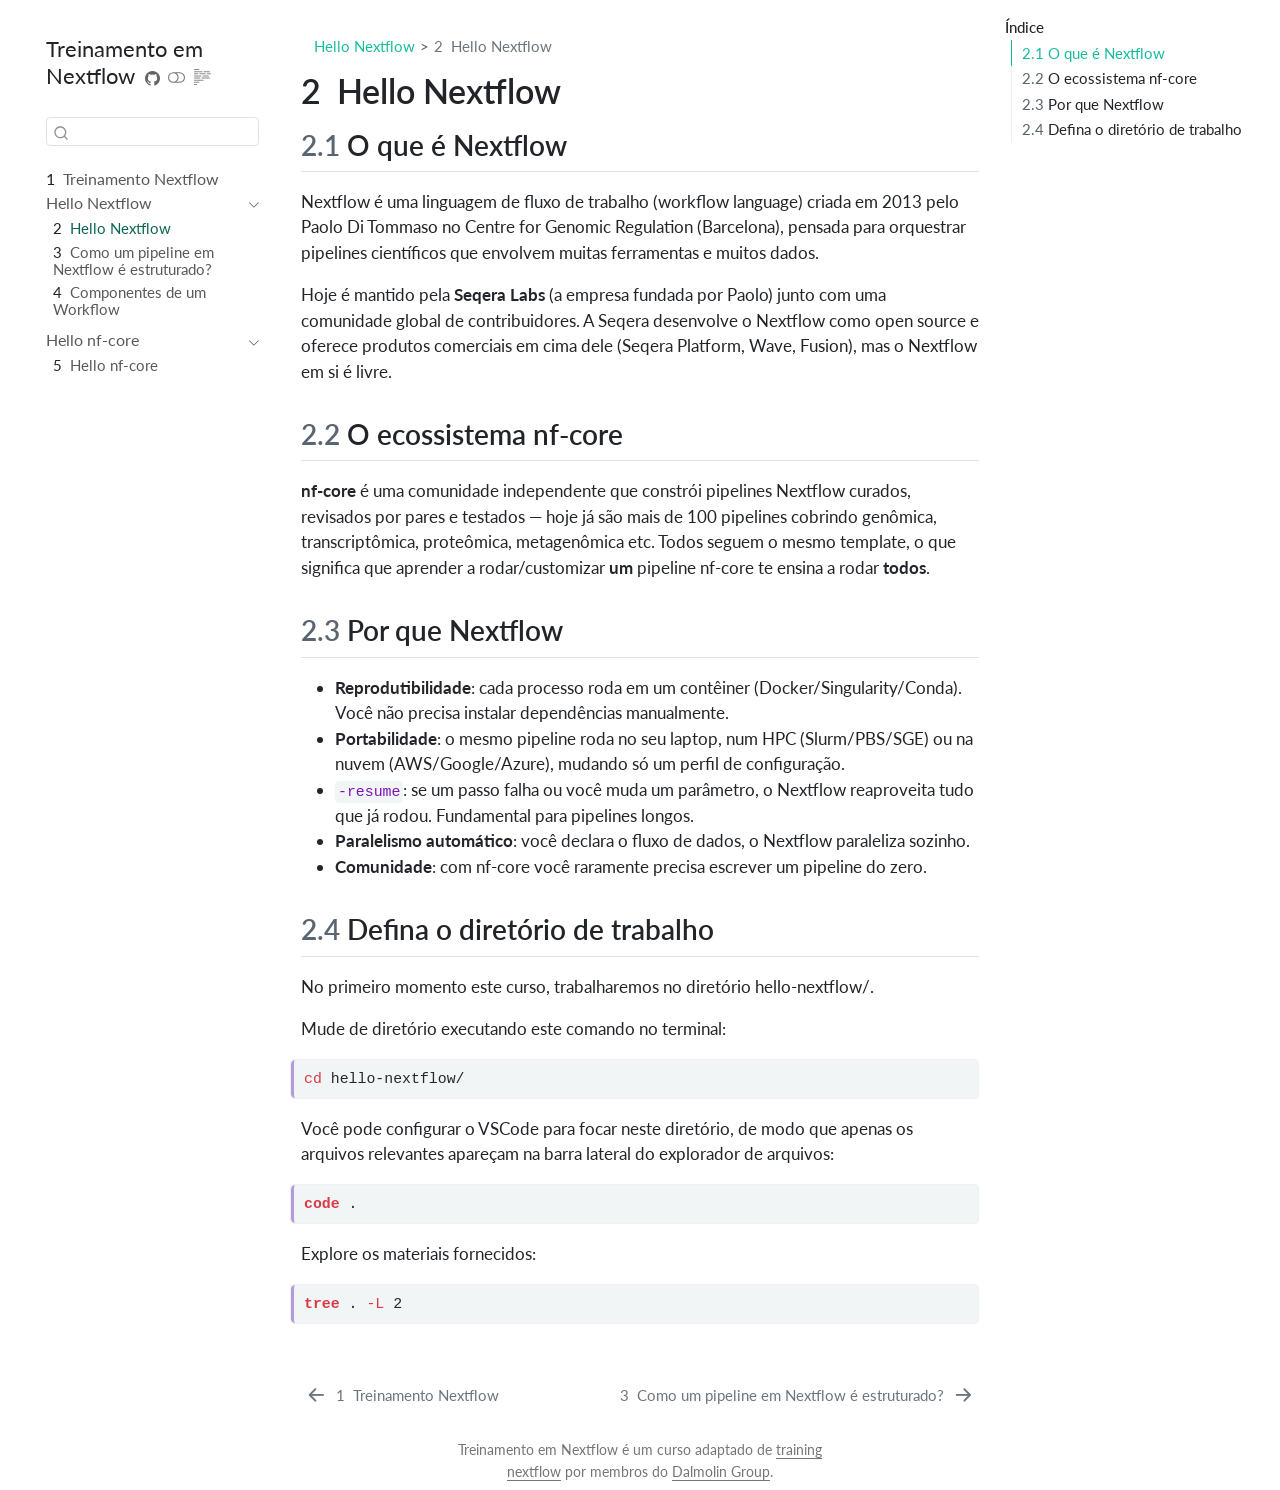
<file: doc/docs/01_1_hello_nextflow.html>
<!DOCTYPE html>
<html xmlns="http://www.w3.org/1999/xhtml" lang="pt-BR" xml:lang="pt-BR"><head>

<meta charset="utf-8">
<meta name="generator" content="quarto-1.10.18">

<meta name="viewport" content="width=device-width, initial-scale=1.0, user-scalable=yes">


<title>2&nbsp; Hello Nextflow – Treinamento em Nextflow</title>
<style>
/* Default styles provided by pandoc.
** See https://pandoc.org/MANUAL.html#variables-for-html for config info.
*/
span.smallcaps{font-variant: small-caps;}
div.columns{display: flex; gap: 1.5em;}
div.column{flex: auto;}
@media screen {
div.columns{gap: min(4vw, 1.5em);}
div.column{overflow-x: auto;}
}
div.hanging-indent{margin-left: 1.5em; text-indent: -1.5em;}
ul.task-list{list-style: none;}
ul.task-list li input[type="checkbox"] {
  width: 0.8em;
  margin: 0 0.8em 0.2em -1em; /* quarto-specific, see https://github.com/quarto-dev/quarto-cli/issues/4556 */ 
  vertical-align: middle;
}
/* CSS for syntax highlighting */
html { -webkit-text-size-adjust: 100%; }
pre > code.sourceCode { white-space: pre; position: relative; }
pre > code.sourceCode > span { display: inline-block; line-height: 1.25; }
pre > code.sourceCode > span:empty { height: 1.2em; }
.sourceCode { overflow: visible; }
code.sourceCode > span { color: inherit; text-decoration: inherit; }
div.sourceCode { margin: 1em 0; }
pre.sourceCode { margin: 0; }
@media screen {
div.sourceCode { overflow: auto; }
}
@media print {
pre > code.sourceCode { white-space: pre-wrap; }
pre > code.sourceCode > span { text-indent: -5em; padding-left: 5em; }
}
pre.numberSource code
  { counter-reset: source-line 0; }
pre.numberSource code > span
  { position: relative; left: -4em; counter-increment: source-line; }
pre.numberSource code > span > a:first-child::before
  { content: counter(source-line);
    position: relative; left: -1em; text-align: right; vertical-align: baseline;
    border: none; display: inline-block;
    -webkit-touch-callout: none; -webkit-user-select: none;
    -khtml-user-select: none; -moz-user-select: none;
    -ms-user-select: none; user-select: none;
    padding: 0 4px; width: 4em;
  }
pre.numberSource { margin-left: 3em;  padding-left: 4px; }
div.sourceCode
  {   }
@media screen {
pre > code.sourceCode > span > a:first-child::before { text-decoration: underline; }
}
</style>


<script src="site_libs/quarto-nav/quarto-nav.js"></script>
<script src="site_libs/quarto-nav/headroom.min.js"></script>
<script src="site_libs/clipboard/clipboard.min.js"></script>
<script src="site_libs/quarto-search/autocomplete.umd.js"></script>
<script src="site_libs/quarto-search/fuse.min.js"></script>
<script src="site_libs/quarto-search/quarto-search.js"></script>
<meta name="quarto:offset" content="./">
<link href="./01_2_hello_nextflow.html" rel="next">
<link href="./index.html" rel="prev">
<link href="./content/images/dalmolin_icon.svg" rel="icon" type="image/svg+xml">
<script src="site_libs/quarto-html/quarto.js" type="module"></script>
<script src="site_libs/quarto-html/tabsets/tabsets.js" type="module"></script>
<script src="site_libs/quarto-html/popper.min.js"></script>
<script src="site_libs/quarto-html/tippy.umd.min.js"></script>
<script src="site_libs/quarto-html/anchor.min.js"></script>
<link href="site_libs/quarto-html/tippy.css" rel="stylesheet">
<link href="site_libs/quarto-html/quarto-syntax-highlighting-bb62276ab45c84d9efd712f51ff97b5a.css" rel="stylesheet" class="quarto-color-scheme" id="quarto-text-highlighting-styles">
<link href="site_libs/quarto-html/quarto-syntax-highlighting-dark-5a1953863e1f72ef3b996ef827f01ca7.css" rel="stylesheet" class="quarto-color-scheme quarto-color-alternate" id="quarto-text-highlighting-styles">
<link href="site_libs/quarto-html/quarto-syntax-highlighting-bb62276ab45c84d9efd712f51ff97b5a.css" rel="stylesheet" class="quarto-color-scheme-extra" id="quarto-text-highlighting-styles">
<script src="site_libs/bootstrap/bootstrap.min.js"></script>
<link href="site_libs/bootstrap/bootstrap-icons.css" rel="stylesheet">
<link href="site_libs/bootstrap/bootstrap-d132114d4b10ad95e4942235b6d008bb.min.css" rel="stylesheet" append-hash="true" class="quarto-color-scheme" id="quarto-bootstrap" data-mode="light">
<link href="site_libs/bootstrap/bootstrap-dark-146eb0c6646dbe20be96f61bd013ac73.min.css" rel="stylesheet" append-hash="true" class="quarto-color-scheme quarto-color-alternate" id="quarto-bootstrap" data-mode="dark">
<link href="site_libs/bootstrap/bootstrap-d132114d4b10ad95e4942235b6d008bb.min.css" rel="stylesheet" append-hash="true" class="quarto-color-scheme-extra" id="quarto-bootstrap" data-mode="light">
<script id="quarto-search-options" type="application/json">{
  "location": "sidebar",
  "copy-button": false,
  "collapse-after": 3,
  "panel-placement": "start",
  "type": "textbox",
  "limit": 50,
  "keyboard-shortcut": [
    "f",
    "/",
    "s"
  ],
  "show-item-context": false,
  "language": {
    "search-no-results-text": "Nenhum resultado",
    "search-matching-documents-text": "documentos correspondentes",
    "search-copy-link-title": "Copiar link para a busca",
    "search-hide-matches-text": "Esconder correspondências adicionais",
    "search-more-match-text": "mais correspondência neste documento",
    "search-more-matches-text": "mais correspondências neste documento",
    "search-clear-button-title": "Limpar",
    "search-text-placeholder": "",
    "search-detached-cancel-button-title": "Cancelar",
    "search-submit-button-title": "Enviar",
    "search-label": "Procurar"
  }
}</script>


</head>

<body class="nav-sidebar floating quarto-light"><script id="quarto-html-before-body" type="application/javascript">
    const toggleBodyColorMode = (bsSheetEl) => {
      const mode = bsSheetEl.getAttribute("data-mode");
      const bodyEl = window.document.querySelector("body");
      if (mode === "dark") {
        bodyEl.classList.add("quarto-dark");
        bodyEl.classList.remove("quarto-light");
      } else {
        bodyEl.classList.add("quarto-light");
        bodyEl.classList.remove("quarto-dark");
      }
    }
    const toggleBodyColorPrimary = () => {
      const bsSheetEl = window.document.querySelector("link#quarto-bootstrap:not([rel=disabled-stylesheet])");
      if (bsSheetEl) {
        toggleBodyColorMode(bsSheetEl);
      }
    }
    const setColorSchemeToggle = (alternate) => {
      const toggles = window.document.querySelectorAll('.quarto-color-scheme-toggle');
      for (let i=0; i < toggles.length; i++) {
        const toggle = toggles[i];
        if (toggle) {
          if (alternate) {
            toggle.classList.add("alternate");
          } else {
            toggle.classList.remove("alternate");
          }
        }
      }
    };
    const toggleColorMode = (alternate) => {
      // Switch the stylesheets
      const primaryStylesheets = window.document.querySelectorAll('link.quarto-color-scheme:not(.quarto-color-alternate)');
      const alternateStylesheets = window.document.querySelectorAll('link.quarto-color-scheme.quarto-color-alternate');
      manageTransitions('#quarto-margin-sidebar .nav-link', false);
      if (alternate) {
        // note: dark is layered on light, we don't disable primary!
        enableStylesheet(alternateStylesheets);
        for (const sheetNode of alternateStylesheets) {
          if (sheetNode.id === "quarto-bootstrap") {
            toggleBodyColorMode(sheetNode);
          }
        }
      } else {
        disableStylesheet(alternateStylesheets);
        enableStylesheet(primaryStylesheets)
        toggleBodyColorPrimary();
      }
      manageTransitions('#quarto-margin-sidebar .nav-link', true);
      // Switch the toggles
      setColorSchemeToggle(alternate)
      // Hack to workaround the fact that safari doesn't
      // properly recolor the scrollbar when toggling (#1455)
      if (navigator.userAgent.indexOf('Safari') > 0 && navigator.userAgent.indexOf('Chrome') == -1) {
        manageTransitions("body", false);
        window.scrollTo(0, 1);
        setTimeout(() => {
          window.scrollTo(0, 0);
          manageTransitions("body", true);
        }, 40);
      }
    }
    const disableStylesheet = (stylesheets) => {
      for (let i=0; i < stylesheets.length; i++) {
        const stylesheet = stylesheets[i];
        stylesheet.rel = 'disabled-stylesheet';
      }
    }
    const enableStylesheet = (stylesheets) => {
      for (let i=0; i < stylesheets.length; i++) {
        const stylesheet = stylesheets[i];
        if(stylesheet.rel !== 'stylesheet') { // for Chrome, which will still FOUC without this check
          stylesheet.rel = 'stylesheet';
        }
      }
    }
    const manageTransitions = (selector, allowTransitions) => {
      const els = window.document.querySelectorAll(selector);
      for (let i=0; i < els.length; i++) {
        const el = els[i];
        if (allowTransitions) {
          el.classList.remove('notransition');
        } else {
          el.classList.add('notransition');
        }
      }
    }
    const isFileUrl = () => {
      return window.location.protocol === 'file:';
    }
    const hasAlternateSentinel = () => {
      let styleSentinel = getColorSchemeSentinel();
      if (styleSentinel !== null) {
        return styleSentinel === "alternate";
      } else {
        return false;
      }
    }
    const setStyleSentinel = (alternate) => {
      const value = alternate ? "alternate" : "default";
      if (!isFileUrl()) {
        window.localStorage.setItem("quarto-color-scheme", value);
      } else {
        localAlternateSentinel = value;
      }
    }
    const getColorSchemeSentinel = () => {
      if (!isFileUrl()) {
        const storageValue = window.localStorage.getItem("quarto-color-scheme");
        return storageValue != null ? storageValue : localAlternateSentinel;
      } else {
        return localAlternateSentinel;
      }
    }
    const toggleGiscusIfUsed = (isAlternate, darkModeDefault) => {
      const baseTheme = document.querySelector('#giscus-base-theme')?.value ?? 'light';
      const alternateTheme = document.querySelector('#giscus-alt-theme')?.value ?? 'dark';
      let newTheme = '';
      if(authorPrefersDark) {
        newTheme = isAlternate ? baseTheme : alternateTheme;
      } else {
        newTheme = isAlternate ? alternateTheme : baseTheme;
      }
      const changeGiscusTheme = () => {
        // From: https://github.com/giscus/giscus/issues/336
        const sendMessage = (message) => {
          const iframe = document.querySelector('iframe.giscus-frame');
          if (!iframe) return;
          iframe.contentWindow.postMessage({ giscus: message }, 'https://giscus.app');
        }
        sendMessage({
          setConfig: {
            theme: newTheme
          }
        });
      }
      const isGiscussLoaded = window.document.querySelector('iframe.giscus-frame') !== null;
      if (isGiscussLoaded) {
        changeGiscusTheme();
      }
    };
    const authorPrefersDark = false;
    const darkModeDefault = authorPrefersDark;
      document.querySelector('link#quarto-text-highlighting-styles.quarto-color-scheme-extra').rel = 'disabled-stylesheet';
      document.querySelector('link#quarto-bootstrap.quarto-color-scheme-extra').rel = 'disabled-stylesheet';
    let localAlternateSentinel = darkModeDefault ? 'alternate' : 'default';
    // Dark / light mode switch
    window.quartoToggleColorScheme = () => {
      // Read the current dark / light value
      let toAlternate = !hasAlternateSentinel();
      toggleColorMode(toAlternate);
      setStyleSentinel(toAlternate);
      toggleGiscusIfUsed(toAlternate, darkModeDefault);
      window.dispatchEvent(new Event('resize'));
    };
    // Switch to dark mode if need be
    if (hasAlternateSentinel()) {
      toggleColorMode(true);
    } else {
      toggleColorMode(false);
    }
  </script>

<div id="quarto-search-results"></div>
  <header id="quarto-header" class="headroom fixed-top">
  <nav class="quarto-secondary-nav">
    <div class="container-fluid d-flex">
      <button type="button" class="quarto-btn-toggle btn" data-bs-toggle="collapse" role="button" data-bs-target=".quarto-sidebar-collapse-item" aria-controls="quarto-sidebar" aria-expanded="false" aria-label="Alternar barra lateral" onclick="if (window.quartoToggleHeadroom) { window.quartoToggleHeadroom(); }">
        <i class="bi bi-layout-text-sidebar-reverse"></i>
      </button>
        <nav class="quarto-page-breadcrumbs" aria-label="breadcrumb"><ol class="breadcrumb"><li class="breadcrumb-item"><a href="./01_1_hello_nextflow.html">Hello Nextflow</a></li><li class="breadcrumb-item"><a href="./01_1_hello_nextflow.html"><span class="chapter-number">2</span>&nbsp; <span class="chapter-title">Hello Nextflow</span></a></li></ol></nav>
        <a class="flex-grow-1" role="navigation" data-bs-toggle="collapse" data-bs-target=".quarto-sidebar-collapse-item" aria-controls="quarto-sidebar" aria-expanded="false" aria-label="Alternar barra lateral" onclick="if (window.quartoToggleHeadroom) { window.quartoToggleHeadroom(); }">      
        </a>
      <button type="button" class="btn quarto-search-button" aria-label="Procurar" onclick="window.quartoOpenSearch();">
        <i class="bi bi-search"></i>
      </button>
    </div>
  </nav>
</header>
<!-- content -->
<div id="quarto-content" class="quarto-container page-columns page-rows-contents page-layout-article">
<!-- sidebar -->
  <nav id="quarto-sidebar" class="sidebar collapse collapse-horizontal quarto-sidebar-collapse-item sidebar-navigation floating overflow-auto">
    <div class="pt-lg-2 mt-2 text-left sidebar-header">
    <div class="sidebar-title mb-0 py-0">
      <a href="./">Treinamento em Nextflow</a> 
        <div class="sidebar-tools-main tools-wide">
    <a href="https://github.com/dalmolingroup/nextflow_training" title="Código fonte" class="quarto-navigation-tool px-1" aria-label="Código fonte"><i class="bi bi-github"></i></a>
  <a href="" class="quarto-color-scheme-toggle quarto-navigation-tool  px-1" onclick="window.quartoToggleColorScheme(); return false;" title="Alternar modo escuro"><i class="bi"></i></a>
  <a href="" class="quarto-reader-toggle quarto-navigation-tool px-1" onclick="window.quartoToggleReader(); return false;" title="Alternar modo de leitor">
  <div class="quarto-reader-toggle-btn">
  <i class="bi"></i>
  </div>
</a>
</div>
    </div>
      </div>
        <div class="mt-2 flex-shrink-0 align-items-center">
        <div class="sidebar-search">
        <div id="quarto-search" class="" title="Procurar"></div>
        </div>
        </div>
    <div class="sidebar-menu-container"> 
    <ul class="list-unstyled mt-1">
        <li class="sidebar-item">
  <div class="sidebar-item-container"> 
  <a href="./index.html" class="sidebar-item-text sidebar-link">
 <span class="menu-text"><span class="chapter-number">1</span>&nbsp; <span class="chapter-title">Treinamento Nextflow</span></span></a>
  </div>
</li>
        <li class="sidebar-item sidebar-item-section">
      <div class="sidebar-item-container"> 
            <a class="sidebar-item-text sidebar-link text-start" data-bs-toggle="collapse" data-bs-target="#quarto-sidebar-section-1" role="navigation" aria-expanded="true">
 <span class="menu-text">Hello Nextflow</span></a>
          <a class="sidebar-item-toggle text-start" data-bs-toggle="collapse" data-bs-target="#quarto-sidebar-section-1" role="navigation" aria-expanded="true" aria-label="Alternar seção">
            <i class="bi bi-chevron-right ms-2"></i>
          </a> 
      </div>
      <ul id="quarto-sidebar-section-1" class="collapse list-unstyled sidebar-section depth1 show">  
          <li class="sidebar-item">
  <div class="sidebar-item-container"> 
  <a href="./01_1_hello_nextflow.html" class="sidebar-item-text sidebar-link active">
 <span class="menu-text"><span class="chapter-number">2</span>&nbsp; <span class="chapter-title">Hello Nextflow</span></span></a>
  </div>
</li>
          <li class="sidebar-item">
  <div class="sidebar-item-container"> 
  <a href="./01_2_hello_nextflow.html" class="sidebar-item-text sidebar-link">
 <span class="menu-text"><span class="chapter-number">3</span>&nbsp; <span class="chapter-title">Como um pipeline em Nextflow é estruturado?</span></span></a>
  </div>
</li>
          <li class="sidebar-item">
  <div class="sidebar-item-container"> 
  <a href="./01_3_hello_nextflow.html" class="sidebar-item-text sidebar-link">
 <span class="menu-text"><span class="chapter-number">4</span>&nbsp; <span class="chapter-title">Componentes de um Workflow</span></span></a>
  </div>
</li>
      </ul>
  </li>
        <li class="sidebar-item sidebar-item-section">
      <div class="sidebar-item-container"> 
            <a class="sidebar-item-text sidebar-link text-start" data-bs-toggle="collapse" data-bs-target="#quarto-sidebar-section-2" role="navigation" aria-expanded="true">
 <span class="menu-text">Hello nf-core</span></a>
          <a class="sidebar-item-toggle text-start" data-bs-toggle="collapse" data-bs-target="#quarto-sidebar-section-2" role="navigation" aria-expanded="true" aria-label="Alternar seção">
            <i class="bi bi-chevron-right ms-2"></i>
          </a> 
      </div>
      <ul id="quarto-sidebar-section-2" class="collapse list-unstyled sidebar-section depth1 show">  
          <li class="sidebar-item">
  <div class="sidebar-item-container"> 
  <a href="./02_hello_nf-core.html" class="sidebar-item-text sidebar-link">
 <span class="menu-text"><span class="chapter-number">5</span>&nbsp; <span class="chapter-title">Hello nf-core</span></span></a>
  </div>
</li>
      </ul>
  </li>
    </ul>
    </div>
</nav>
<div id="quarto-sidebar-glass" class="quarto-sidebar-collapse-item" data-bs-toggle="collapse" data-bs-target=".quarto-sidebar-collapse-item"></div>
<!-- margin-sidebar -->
    <div id="quarto-margin-sidebar" class="sidebar margin-sidebar">
        <nav id="TOC" role="doc-toc" class="toc-active">
    <h2 id="toc-title">Índice</h2>
   
  <ul>
  <li><a href="#o-que-é-nextflow" id="toc-o-que-é-nextflow" class="nav-link active" data-scroll-target="#o-que-é-nextflow"><span class="header-section-number">2.1</span> O que é Nextflow</a></li>
  <li><a href="#o-ecossistema-nf-core" id="toc-o-ecossistema-nf-core" class="nav-link" data-scroll-target="#o-ecossistema-nf-core"><span class="header-section-number">2.2</span> O ecossistema nf-core</a></li>
  <li><a href="#por-que-nextflow" id="toc-por-que-nextflow" class="nav-link" data-scroll-target="#por-que-nextflow"><span class="header-section-number">2.3</span> Por que Nextflow</a></li>
  <li><a href="#defina-o-diretório-de-trabalho" id="toc-defina-o-diretório-de-trabalho" class="nav-link" data-scroll-target="#defina-o-diretório-de-trabalho"><span class="header-section-number">2.4</span> Defina o diretório de trabalho</a></li>
  </ul>
</nav>
    </div>
<!-- main -->
<main class="content" id="quarto-document-content">


<header id="title-block-header" class="quarto-title-block default"><nav class="quarto-page-breadcrumbs quarto-title-breadcrumbs d-none d-lg-block" aria-label="breadcrumb"><ol class="breadcrumb"><li class="breadcrumb-item"><a href="./01_1_hello_nextflow.html">Hello Nextflow</a></li><li class="breadcrumb-item"><a href="./01_1_hello_nextflow.html"><span class="chapter-number">2</span>&nbsp; <span class="chapter-title">Hello Nextflow</span></a></li></ol></nav>
<div class="quarto-title">
<h1 class="title"><span class="chapter-number">2</span>&nbsp; <span class="chapter-title">Hello Nextflow</span></h1>
</div>



<div class="quarto-title-meta">

    
  
    
  </div>
  


</header>


<section id="o-que-é-nextflow" class="level2" data-number="2.1">
<h2 data-number="2.1" class="anchored" data-anchor-id="o-que-é-nextflow"><span class="header-section-number">2.1</span> O que é Nextflow</h2>
<p>Nextflow é uma linguagem de fluxo de trabalho (workflow language) criada em 2013 pelo Paolo Di Tommaso no Centre for Genomic Regulation (Barcelona), pensada para orquestrar pipelines científicos que envolvem muitas ferramentas e muitos dados.</p>
<p>Hoje é mantido pela <strong>Seqera Labs</strong> (a empresa fundada por Paolo) junto com uma comunidade global de contribuidores. A Seqera desenvolve o Nextflow como open source e oferece produtos comerciais em cima dele (Seqera Platform, Wave, Fusion), mas o Nextflow em si é livre.</p>
</section>
<section id="o-ecossistema-nf-core" class="level2" data-number="2.2">
<h2 data-number="2.2" class="anchored" data-anchor-id="o-ecossistema-nf-core"><span class="header-section-number">2.2</span> O ecossistema nf-core</h2>
<p><strong>nf-core</strong> é uma comunidade independente que constrói pipelines Nextflow curados, revisados por pares e testados — hoje já são mais de 100 pipelines cobrindo genômica, transcriptômica, proteômica, metagenômica etc. Todos seguem o mesmo template, o que significa que aprender a rodar/customizar <strong>um</strong> pipeline nf-core te ensina a rodar <strong>todos</strong>.</p>
</section>
<section id="por-que-nextflow" class="level2" data-number="2.3">
<h2 data-number="2.3" class="anchored" data-anchor-id="por-que-nextflow"><span class="header-section-number">2.3</span> Por que Nextflow</h2>
<ul>
<li><strong>Reprodutibilidade</strong>: cada processo roda em um contêiner (Docker/Singularity/Conda). Você não precisa instalar dependências manualmente.</li>
<li><strong>Portabilidade</strong>: o mesmo pipeline roda no seu laptop, num HPC (Slurm/PBS/SGE) ou na nuvem (AWS/Google/Azure), mudando só um perfil de configuração.</li>
<li><strong><code>-resume</code></strong>: se um passo falha ou você muda um parâmetro, o Nextflow reaproveita tudo que já rodou. Fundamental para pipelines longos.</li>
<li><strong>Paralelismo automático</strong>: você declara o fluxo de dados, o Nextflow paraleliza sozinho.</li>
<li><strong>Comunidade</strong>: com nf-core você raramente precisa escrever um pipeline do zero.</li>
</ul>
</section>
<section id="defina-o-diretório-de-trabalho" class="level2" data-number="2.4">
<h2 data-number="2.4" class="anchored" data-anchor-id="defina-o-diretório-de-trabalho"><span class="header-section-number">2.4</span> Defina o diretório de trabalho</h2>
<p>No primeiro momento este curso, trabalharemos no diretório hello-nextflow/.</p>
<p>Mude de diretório executando este comando no terminal:</p>
<div class="code-copy-outer-scaffold"><div class="sourceCode" id="cb1"><pre class="sourceCode bash code-with-copy"><code class="sourceCode bash"><span id="cb1-1"><a href="#cb1-1" aria-hidden="true" tabindex="-1"></a><span class="bu">cd</span> hello-nextflow/</span></code></pre></div><button title="Copiar para a área de transferência" class="code-copy-button"><i class="bi"></i></button></div>
<p>Você pode configurar o VSCode para focar neste diretório, de modo que apenas os arquivos relevantes apareçam na barra lateral do explorador de arquivos:</p>
<div class="code-copy-outer-scaffold"><div class="sourceCode" id="cb2"><pre class="sourceCode bash code-with-copy"><code class="sourceCode bash"><span id="cb2-1"><a href="#cb2-1" aria-hidden="true" tabindex="-1"></a><span class="ex">code</span> .</span></code></pre></div><button title="Copiar para a área de transferência" class="code-copy-button"><i class="bi"></i></button></div>
<p>Explore os materiais fornecidos:</p>
<div class="code-copy-outer-scaffold"><div class="sourceCode" id="cb3"><pre class="sourceCode bash code-with-copy"><code class="sourceCode bash"><span id="cb3-1"><a href="#cb3-1" aria-hidden="true" tabindex="-1"></a><span class="ex">tree</span> . <span class="at">-L</span> 2</span></code></pre></div><button title="Copiar para a área de transferência" class="code-copy-button"><i class="bi"></i></button></div>


</section>

</main> <!-- /main -->
<script id="quarto-html-after-body" type="application/javascript">
  window.document.addEventListener("DOMContentLoaded", function (event) {
    // Ensure there is a toggle, if there isn't float one in the top right
    if (window.document.querySelector('.quarto-color-scheme-toggle') === null) {
      const a = window.document.createElement('a');
      a.classList.add('top-right');
      a.classList.add('quarto-color-scheme-toggle');
      a.href = "";
      a.onclick = function() { try { window.quartoToggleColorScheme(); } catch {} return false; };
      const i = window.document.createElement("i");
      i.classList.add('bi');
      a.appendChild(i);
      window.document.body.appendChild(a);
    }
    setColorSchemeToggle(hasAlternateSentinel())
    const icon = "";
    const anchorJS = new window.AnchorJS();
    anchorJS.options = {
      placement: 'right',
      icon: icon
    };
    anchorJS.add('.anchored');
    const isCodeAnnotation = (el) => {
      for (const clz of el.classList) {
        if (clz.startsWith('code-annotation-')) {                     
          return true;
        }
      }
      return false;
    }
    const onCopySuccess = function(e) {
      // button target
      const button = e.trigger;
      // don't keep focus
      button.blur();
      // flash "checked"
      button.classList.add('code-copy-button-checked');
      var currentTitle = button.getAttribute("title");
      button.setAttribute("title", "Copiada");
      let tooltip;
      if (window.bootstrap) {
        button.setAttribute("data-bs-toggle", "tooltip");
        button.setAttribute("data-bs-placement", "left");
        button.setAttribute("data-bs-title", "Copiada");
        tooltip = new bootstrap.Tooltip(button, 
          { trigger: "manual", 
            customClass: "code-copy-button-tooltip",
            offset: [0, -8]});
        tooltip.show();    
      }
      setTimeout(function() {
        if (tooltip) {
          tooltip.hide();
          button.removeAttribute("data-bs-title");
          button.removeAttribute("data-bs-toggle");
          button.removeAttribute("data-bs-placement");
        }
        button.setAttribute("title", currentTitle);
        button.classList.remove('code-copy-button-checked');
      }, 1000);
      // clear code selection
      e.clearSelection();
    }
    const getTextToCopy = function(trigger) {
      const outerScaffold = trigger.parentElement.cloneNode(true);
      const codeEl = outerScaffold.querySelector('code');
      for (const childEl of codeEl.children) {
        if (isCodeAnnotation(childEl)) {
          childEl.remove();
        }
      }
      return codeEl.innerText;
    }
    const clipboard = new window.ClipboardJS('.code-copy-button:not([data-in-quarto-modal])', {
      text: getTextToCopy
    });
    clipboard.on('success', onCopySuccess);
    if (window.document.getElementById('quarto-embedded-source-code-modal')) {
      const clipboardModal = new window.ClipboardJS('.code-copy-button[data-in-quarto-modal]', {
        text: getTextToCopy,
        container: window.document.getElementById('quarto-embedded-source-code-modal')
      });
      clipboardModal.on('success', onCopySuccess);
    }
      var localhostRegex = new RegExp(/^(?:http|https):\/\/localhost\:?[0-9]*\//);
      var mailtoRegex = new RegExp(/^mailto:/);
        var filterRegex = new RegExp("https:\/\/dalmolingroup\.github\.io\/");
      var isInternal = (href) => {
          return filterRegex.test(href) || localhostRegex.test(href) || mailtoRegex.test(href);
      }
      // Inspect non-navigation links and adorn them if external
     var links = window.document.querySelectorAll('a[href]:not(.nav-link):not(.navbar-brand):not(.toc-action):not(.sidebar-link):not(.sidebar-item-toggle):not(.pagination-link):not(.no-external):not([aria-hidden]):not(.dropdown-item):not(.quarto-navigation-tool):not(.about-link)');
      for (var i=0; i<links.length; i++) {
        const link = links[i];
        if (!isInternal(link.href)) {
          // undo the damage that might have been done by quarto-nav.js in the case of
          // links that we want to consider external
          if (link.dataset.originalHref !== undefined) {
            link.href = link.dataset.originalHref;
          }
        }
      }
    function tippyHover(el, contentFn, onTriggerFn, onUntriggerFn) {
      const config = {
        allowHTML: true,
        maxWidth: 500,
        delay: 100,
        arrow: false,
        appendTo: function(el) {
            return el.parentElement;
        },
        interactive: true,
        interactiveBorder: 10,
        theme: 'quarto',
        placement: 'bottom-start',
      };
      if (contentFn) {
        config.content = contentFn;
      }
      if (onTriggerFn) {
        config.onTrigger = onTriggerFn;
      }
      if (onUntriggerFn) {
        config.onUntrigger = onUntriggerFn;
      }
      window.tippy(el, config); 
    }
    const noterefs = window.document.querySelectorAll('a[role="doc-noteref"]');
    for (var i=0; i<noterefs.length; i++) {
      const ref = noterefs[i];
      tippyHover(ref, function() {
        // use id or data attribute instead here
        let href = ref.getAttribute('data-footnote-href') || ref.getAttribute('href');
        try { href = new URL(href).hash; } catch {}
        const id = href.replace(/^#\/?/, "");
        const note = window.document.getElementById(id);
        if (note) {
          return note.innerHTML;
        } else {
          return "";
        }
      });
    }
    const xrefs = window.document.querySelectorAll('a.quarto-xref');
    const processXRef = (id, note) => {
      // Strip column container classes
      const stripColumnClz = (el) => {
        el.classList.remove("page-full", "page-columns");
        if (el.children) {
          for (const child of el.children) {
            stripColumnClz(child);
          }
        }
      }
      stripColumnClz(note)
      if (id === null || id.startsWith('sec-')) {
        // Special case sections, only their first couple elements
        const container = document.createElement("div");
        if (note.children && note.children.length > 2) {
          container.appendChild(note.children[0].cloneNode(true));
          for (let i = 1; i < note.children.length; i++) {
            const child = note.children[i];
            if (child.tagName === "P" && child.innerText === "") {
              continue;
            } else {
              container.appendChild(child.cloneNode(true));
              break;
            }
          }
          if (window.Quarto?.typesetMath) {
            window.Quarto.typesetMath(container);
          }
          return container.innerHTML
        } else {
          if (window.Quarto?.typesetMath) {
            window.Quarto.typesetMath(note);
          }
          return note.innerHTML;
        }
      } else {
        // Remove any anchor links if they are present
        const anchorLink = note.querySelector('a.anchorjs-link');
        if (anchorLink) {
          anchorLink.remove();
        }
        if (window.Quarto?.typesetMath) {
          window.Quarto.typesetMath(note);
        }
        if (note.classList.contains("callout")) {
          return note.outerHTML;
        } else {
          return note.innerHTML;
        }
      }
    }
    for (var i=0; i<xrefs.length; i++) {
      const xref = xrefs[i];
      tippyHover(xref, undefined, function(instance) {
        instance.disable();
        let url = xref.getAttribute('href');
        let hash = undefined; 
        if (url.startsWith('#')) {
          hash = url;
        } else {
          try { hash = new URL(url).hash; } catch {}
        }
        if (hash) {
          const id = hash.replace(/^#\/?/, "");
          const note = window.document.getElementById(id);
          if (note !== null) {
            try {
              const html = processXRef(id, note.cloneNode(true));
              instance.setContent(html);
            } finally {
              instance.enable();
              instance.show();
            }
          } else {
            // See if we can fetch this
            fetch(url.split('#')[0])
            .then(res => res.text())
            .then(html => {
              const parser = new DOMParser();
              const htmlDoc = parser.parseFromString(html, "text/html");
              const note = htmlDoc.getElementById(id);
              if (note !== null) {
                const html = processXRef(id, note);
                instance.setContent(html);
              } 
            }).finally(() => {
              instance.enable();
              instance.show();
            });
          }
        } else {
          // See if we can fetch a full url (with no hash to target)
          // This is a special case and we should probably do some content thinning / targeting
          fetch(url)
          .then(res => res.text())
          .then(html => {
            const parser = new DOMParser();
            const htmlDoc = parser.parseFromString(html, "text/html");
            const note = htmlDoc.querySelector('main.content');
            if (note !== null) {
              // This should only happen for chapter cross references
              // (since there is no id in the URL)
              // remove the first header
              if (note.children.length > 0 && note.children[0].tagName === "HEADER") {
                note.children[0].remove();
              }
              const html = processXRef(null, note);
              instance.setContent(html);
            } 
          }).finally(() => {
            instance.enable();
            instance.show();
          });
        }
      }, function(instance) {
      });
    }
        let selectedAnnoteEl;
        const selectorForAnnotation = ( cell, annotation) => {
          let cellAttr = 'data-code-cell="' + cell + '"';
          let lineAttr = 'data-code-annotation="' +  annotation + '"';
          const selector = 'span[' + cellAttr + '][' + lineAttr + ']';
          return selector;
        }
        const selectCodeLines = (annoteEl) => {
          const doc = window.document;
          const targetCell = annoteEl.getAttribute("data-target-cell");
          const targetAnnotation = annoteEl.getAttribute("data-target-annotation");
          const annoteSpan = window.document.querySelector(selectorForAnnotation(targetCell, targetAnnotation));
          const lines = annoteSpan.getAttribute("data-code-lines").split(",");
          const lineIds = lines.map((line) => {
            return targetCell + "-" + line;
          })
          let top = null;
          let height = null;
          let parent = null;
          if (lineIds.length > 0) {
              //compute the position of the single el (top and bottom and make a div)
              const el = window.document.getElementById(lineIds[0]);
              top = el.offsetTop;
              height = el.offsetHeight;
              parent = el.parentElement.parentElement;
            if (lineIds.length > 1) {
              const lastEl = window.document.getElementById(lineIds[lineIds.length - 1]);
              const bottom = lastEl.offsetTop + lastEl.offsetHeight;
              height = bottom - top;
            }
            if (top !== null && height !== null && parent !== null) {
              // cook up a div (if necessary) and position it 
              let div = window.document.getElementById("code-annotation-line-highlight");
              if (div === null) {
                div = window.document.createElement("div");
                div.setAttribute("id", "code-annotation-line-highlight");
                div.style.position = 'absolute';
                parent.appendChild(div);
              }
              div.style.top = top - 2 + "px";
              div.style.height = height + 4 + "px";
              div.style.left = 0;
              let gutterDiv = window.document.getElementById("code-annotation-line-highlight-gutter");
              if (gutterDiv === null) {
                gutterDiv = window.document.createElement("div");
                gutterDiv.setAttribute("id", "code-annotation-line-highlight-gutter");
                gutterDiv.style.position = 'absolute';
                const codeCell = window.document.getElementById(targetCell);
                const gutter = codeCell.querySelector('.code-annotation-gutter');
                gutter.appendChild(gutterDiv);
              }
              gutterDiv.style.top = top - 2 + "px";
              gutterDiv.style.height = height + 4 + "px";
            }
            selectedAnnoteEl = annoteEl;
          }
        };
        const unselectCodeLines = () => {
          const elementsIds = ["code-annotation-line-highlight", "code-annotation-line-highlight-gutter"];
          elementsIds.forEach((elId) => {
            const div = window.document.getElementById(elId);
            if (div) {
              div.remove();
            }
          });
          selectedAnnoteEl = undefined;
        };
          // Handle positioning of the toggle
      window.addEventListener(
        "resize",
        throttle(() => {
          elRect = undefined;
          if (selectedAnnoteEl) {
            selectCodeLines(selectedAnnoteEl);
          }
        }, 10)
      );
      function throttle(fn, ms) {
      let throttle = false;
      let timer;
        return (...args) => {
          if(!throttle) { // first call gets through
              fn.apply(this, args);
              throttle = true;
          } else { // all the others get throttled
              if(timer) clearTimeout(timer); // cancel #2
              timer = setTimeout(() => {
                fn.apply(this, args);
                timer = throttle = false;
              }, ms);
          }
        };
      }
        // Attach click handler to the DT
        const annoteDls = window.document.querySelectorAll('dt[data-target-cell]');
        for (const annoteDlNode of annoteDls) {
          annoteDlNode.addEventListener('click', (event) => {
            const clickedEl = event.target;
            if (clickedEl !== selectedAnnoteEl) {
              unselectCodeLines();
              const activeEl = window.document.querySelector('dt[data-target-cell].code-annotation-active');
              if (activeEl) {
                activeEl.classList.remove('code-annotation-active');
              }
              selectCodeLines(clickedEl);
              clickedEl.classList.add('code-annotation-active');
            } else {
              // Unselect the line
              unselectCodeLines();
              clickedEl.classList.remove('code-annotation-active');
            }
          });
        }
    const findCites = (el) => {
      const parentEl = el.parentElement;
      if (parentEl) {
        const cites = parentEl.dataset.cites;
        if (cites) {
          return {
            el,
            cites: cites.split(' ')
          };
        } else {
          return findCites(el.parentElement)
        }
      } else {
        return undefined;
      }
    };
    var bibliorefs = window.document.querySelectorAll('a[role="doc-biblioref"]');
    for (var i=0; i<bibliorefs.length; i++) {
      const ref = bibliorefs[i];
      const citeInfo = findCites(ref);
      if (citeInfo) {
        tippyHover(citeInfo.el, function() {
          var popup = window.document.createElement('div');
          citeInfo.cites.forEach(function(cite) {
            var citeDiv = window.document.createElement('div');
            citeDiv.classList.add('hanging-indent');
            citeDiv.classList.add('csl-entry');
            var biblioDiv = window.document.getElementById('ref-' + cite);
            if (biblioDiv) {
              citeDiv.innerHTML = biblioDiv.innerHTML;
            }
            popup.appendChild(citeDiv);
          });
          return popup.innerHTML;
        });
      }
    }
  });
  </script>
<nav class="page-navigation">
  <div class="nav-page nav-page-previous">
      <a href="./index.html" class="pagination-link" aria-label="Treinamento Nextflow">
        <i class="bi bi-arrow-left-short"></i> <span class="nav-page-text"><span class="chapter-number">1</span>&nbsp; <span class="chapter-title">Treinamento Nextflow</span></span>
      </a>          
  </div>
  <div class="nav-page nav-page-next">
      <a href="./01_2_hello_nextflow.html" class="pagination-link" aria-label="Como um pipeline em Nextflow é estruturado?">
        <span class="nav-page-text"><span class="chapter-number">3</span>&nbsp; <span class="chapter-title">Como um pipeline em Nextflow é estruturado?</span></span> <i class="bi bi-arrow-right-short"></i>
      </a>
  </div>
</nav>
</div> <!-- /content -->
<footer class="footer">
  <div class="nav-footer">
    <div class="nav-footer-left">
      &nbsp;
    </div>   
    <div class="nav-footer-center">
<p>Treinamento em Nextflow é um curso adaptado de <a href="https://training.nextflow.io/latest/pt/">training nextflow</a> por membros do <a href="https://dalmolingroup.imd.ufrn.br/">Dalmolin Group</a>.</p>
</div>
    <div class="nav-footer-right">
      &nbsp;
    </div>
  </div>
</footer>




</body></html>
</file>
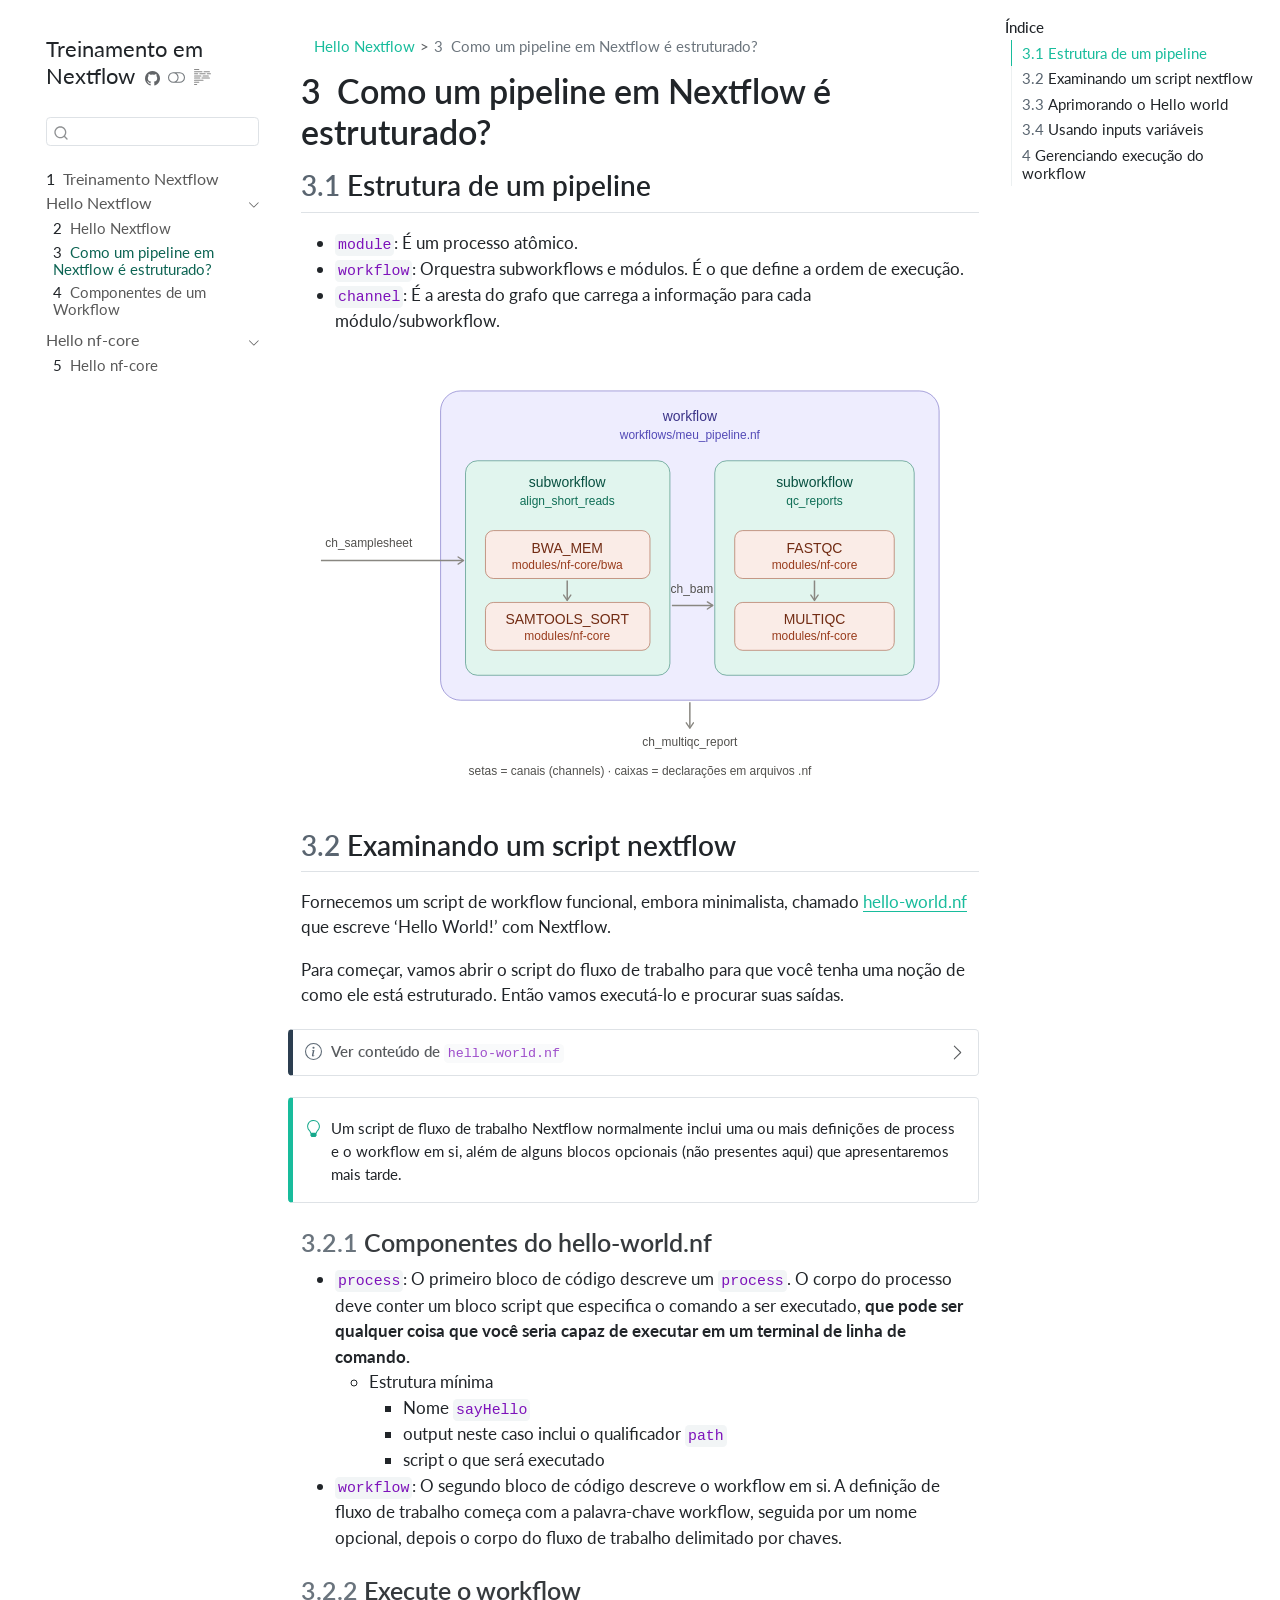
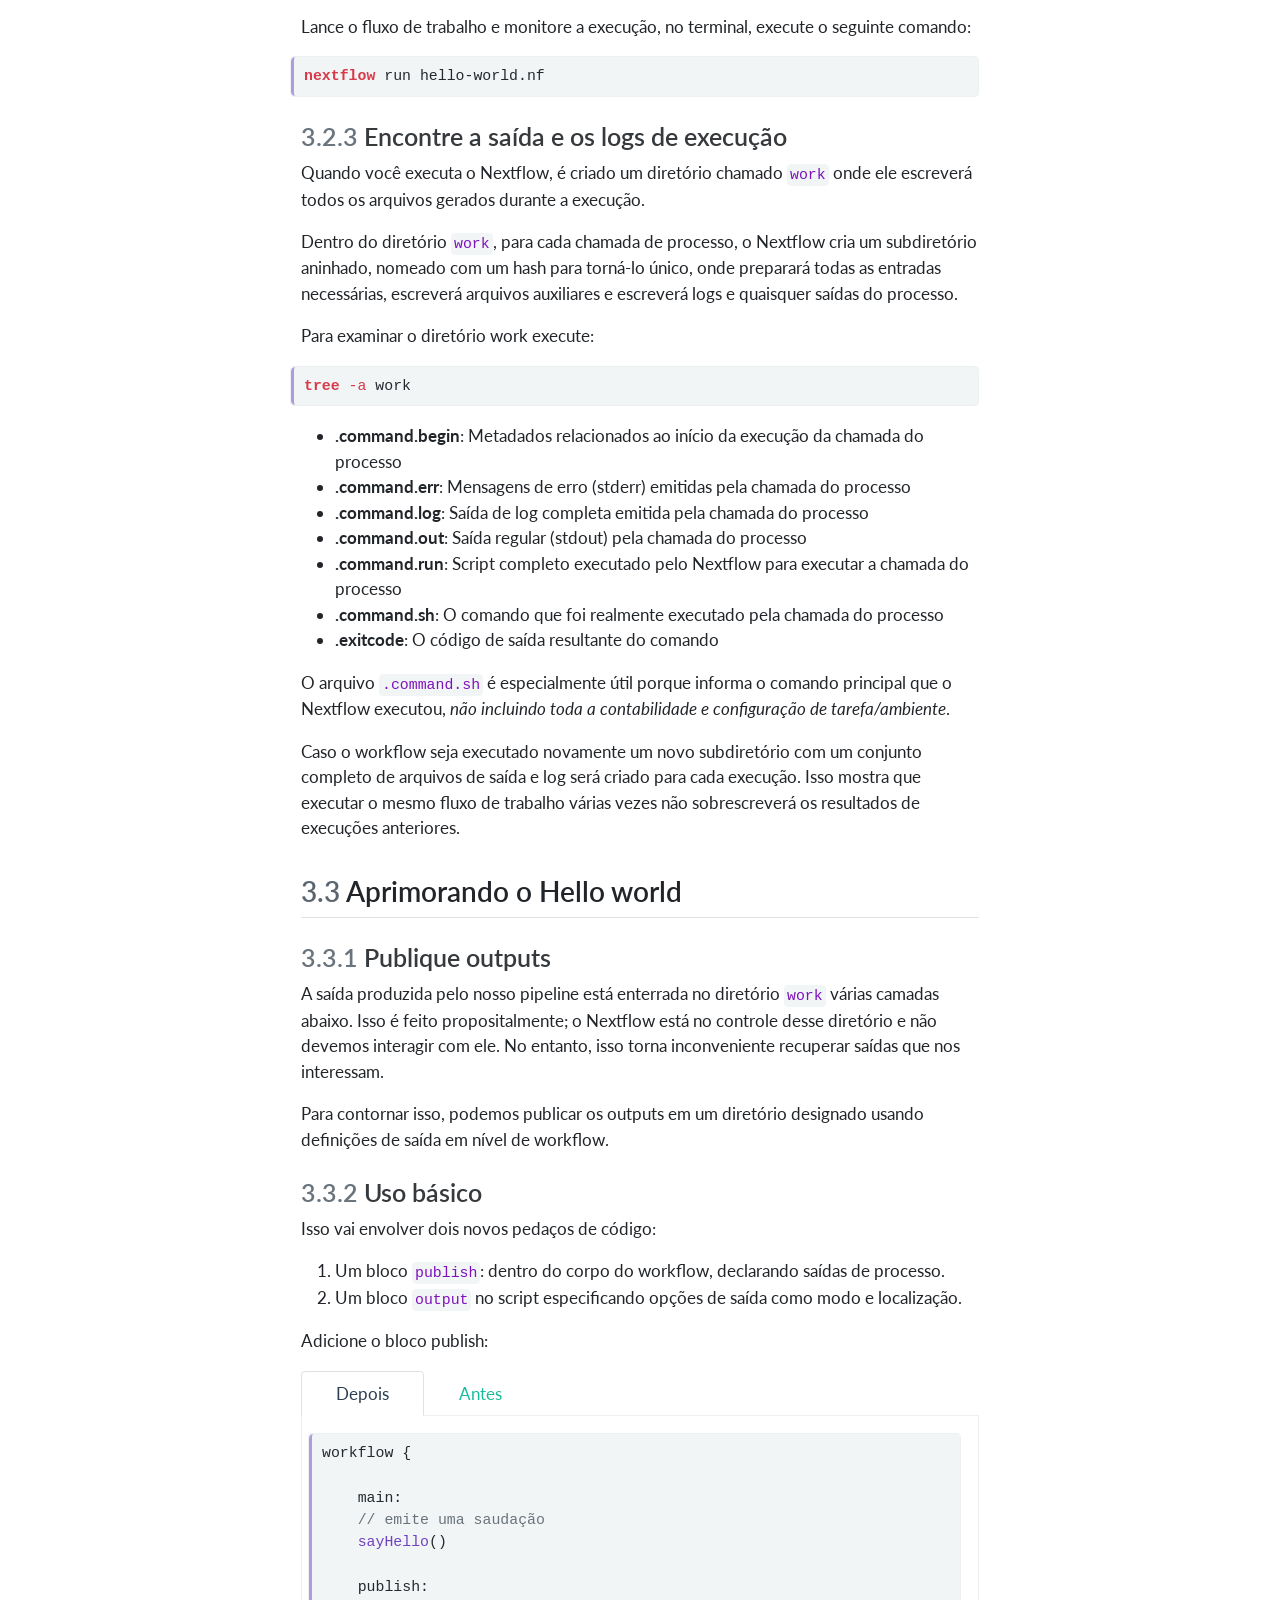
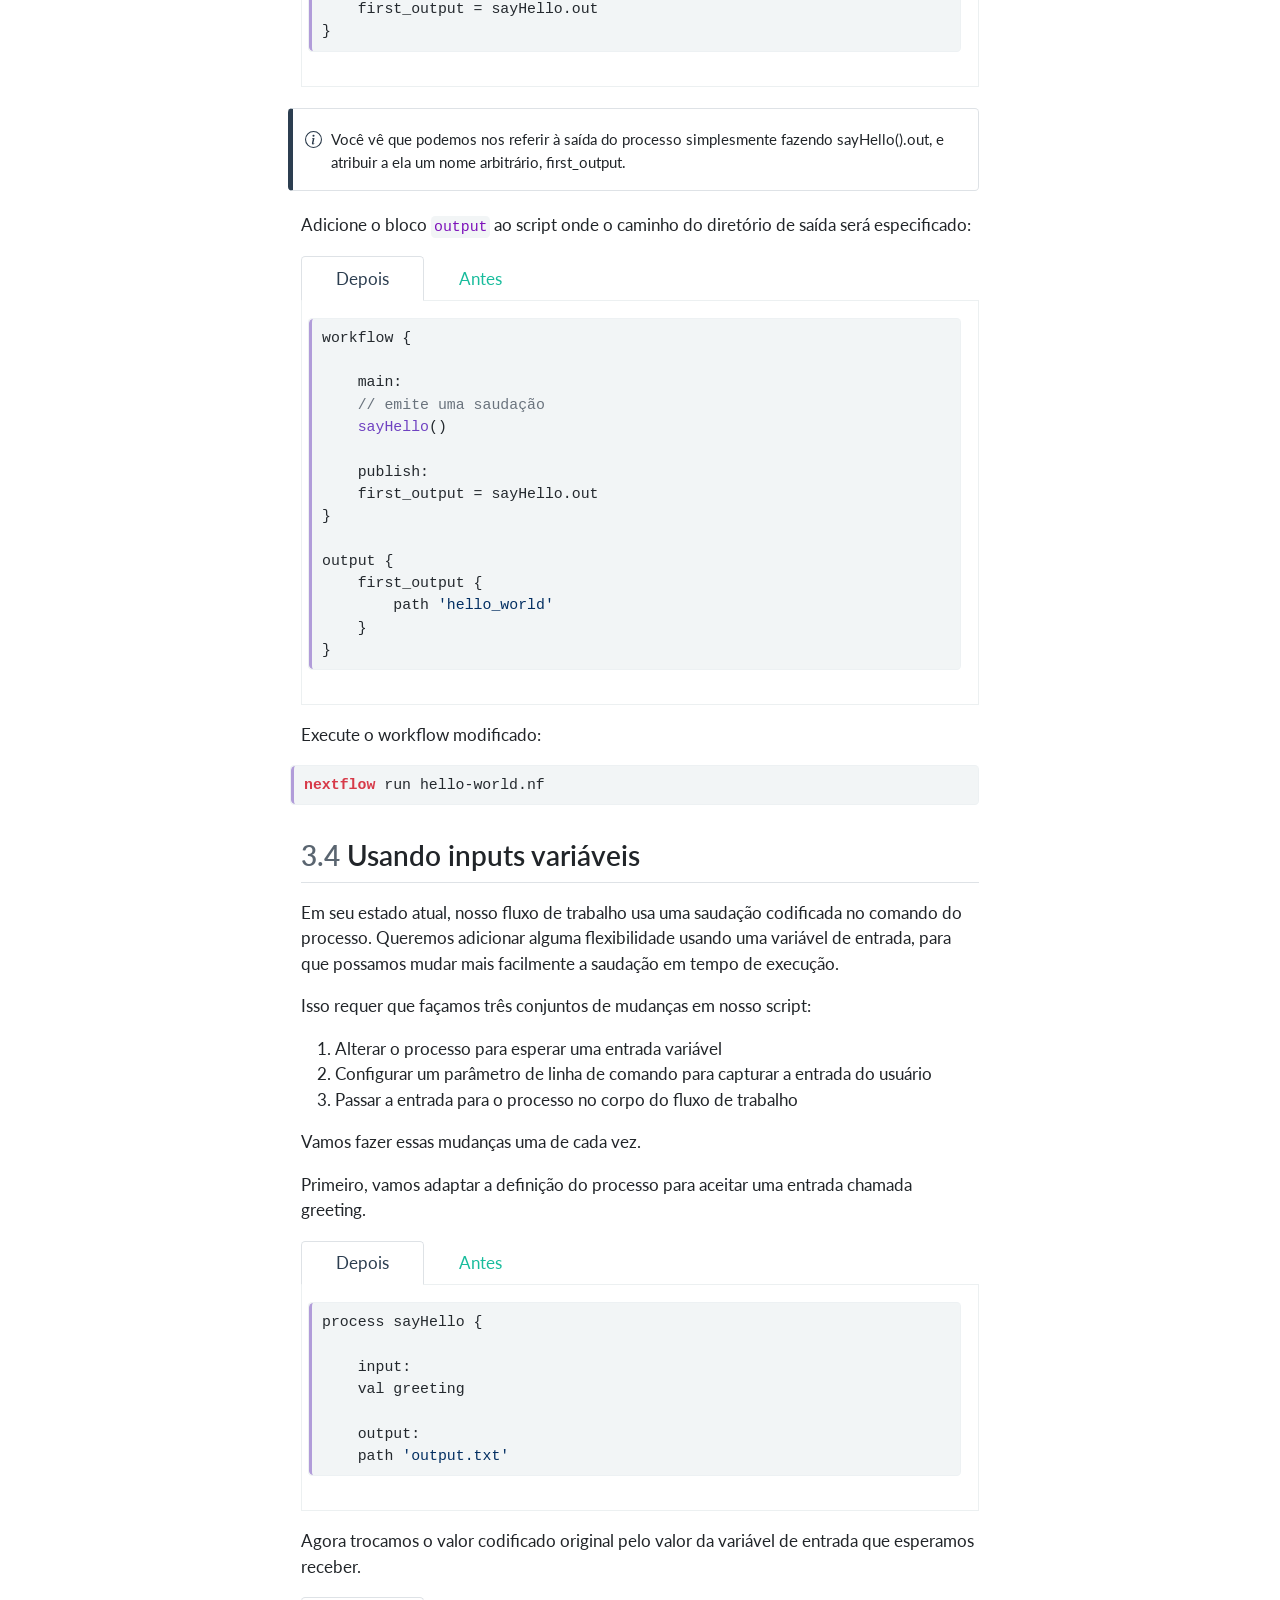
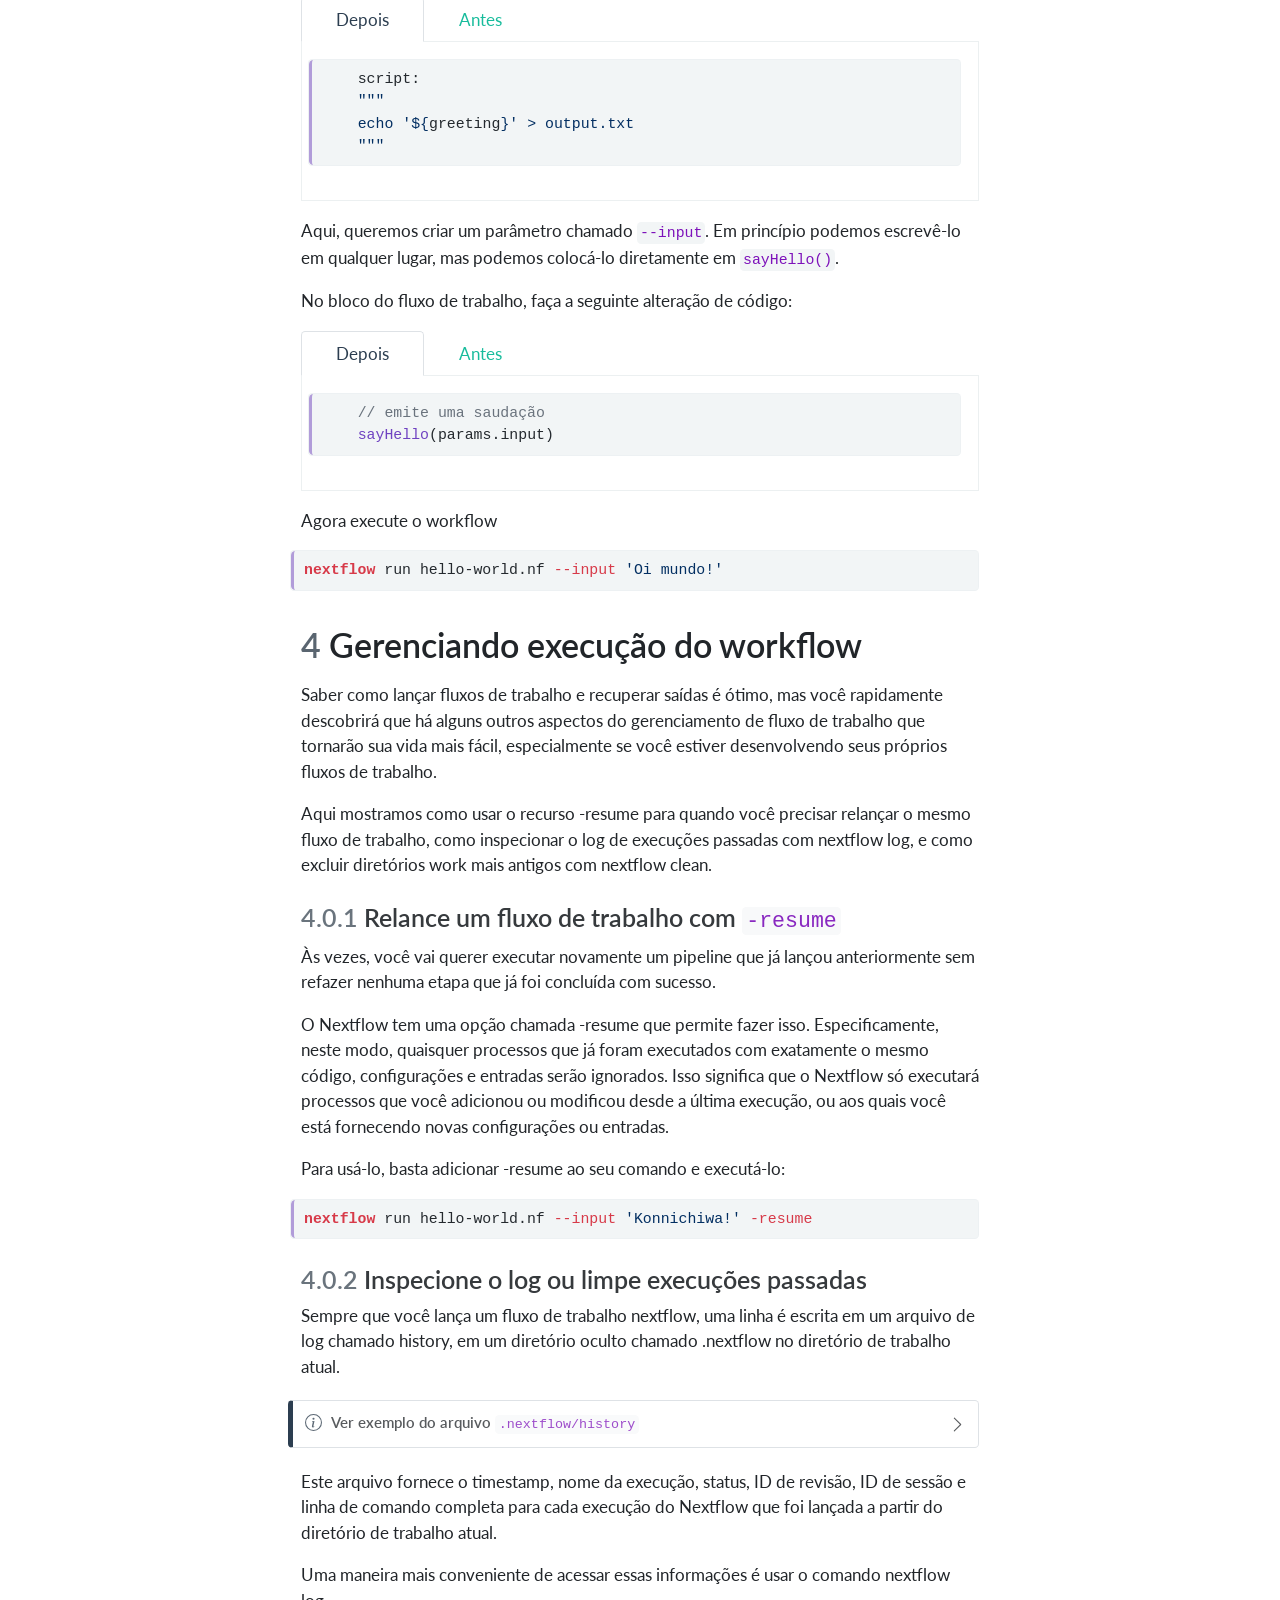
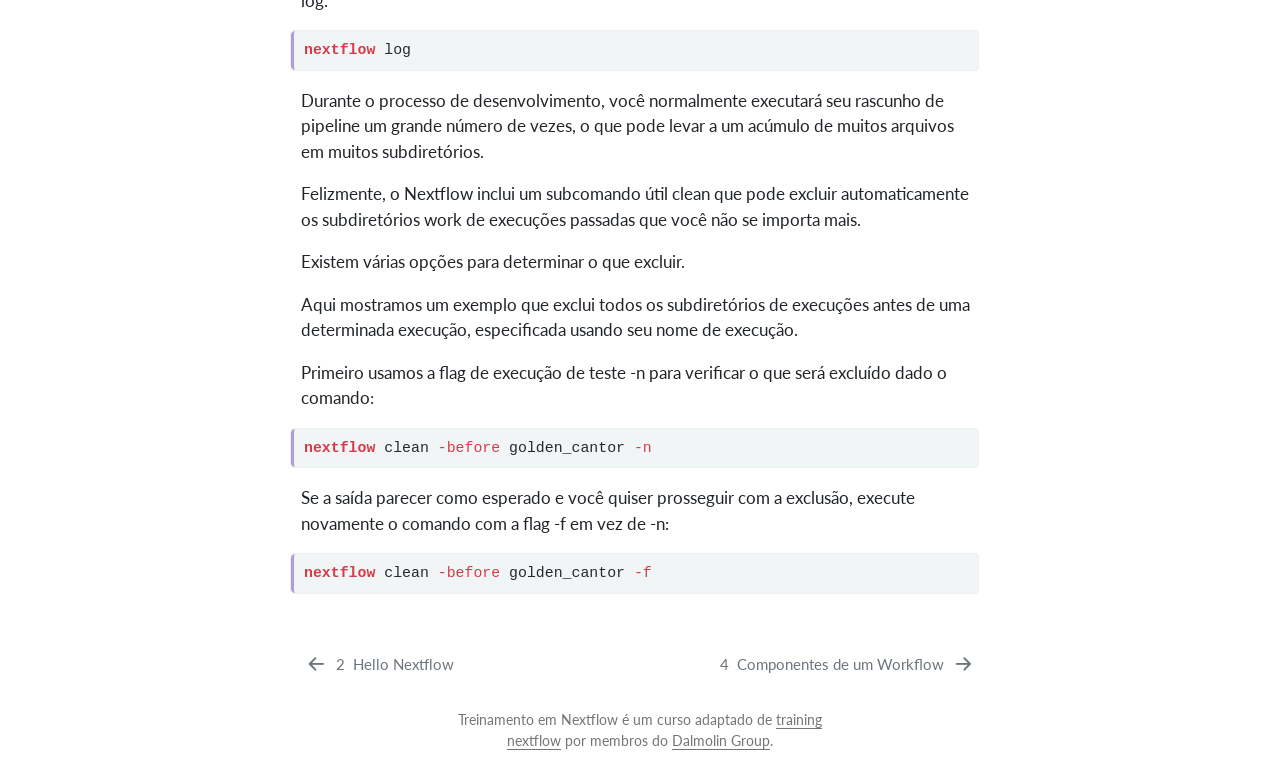
<file: doc/docs/01_2_hello_nextflow.html>
<!DOCTYPE html>
<html xmlns="http://www.w3.org/1999/xhtml" lang="pt-BR" xml:lang="pt-BR"><head>

<meta charset="utf-8">
<meta name="generator" content="quarto-1.10.18">

<meta name="viewport" content="width=device-width, initial-scale=1.0, user-scalable=yes">


<title>3&nbsp; Como um pipeline em Nextflow é estruturado? – Treinamento em Nextflow</title>
<style>
/* Default styles provided by pandoc.
** See https://pandoc.org/MANUAL.html#variables-for-html for config info.
*/
span.smallcaps{font-variant: small-caps;}
div.columns{display: flex; gap: 1.5em;}
div.column{flex: auto;}
@media screen {
div.columns{gap: min(4vw, 1.5em);}
div.column{overflow-x: auto;}
}
div.hanging-indent{margin-left: 1.5em; text-indent: -1.5em;}
ul.task-list{list-style: none;}
ul.task-list li input[type="checkbox"] {
  width: 0.8em;
  margin: 0 0.8em 0.2em -1em; /* quarto-specific, see https://github.com/quarto-dev/quarto-cli/issues/4556 */ 
  vertical-align: middle;
}
/* CSS for syntax highlighting */
html { -webkit-text-size-adjust: 100%; }
pre > code.sourceCode { white-space: pre; position: relative; }
pre > code.sourceCode > span { display: inline-block; line-height: 1.25; }
pre > code.sourceCode > span:empty { height: 1.2em; }
.sourceCode { overflow: visible; }
code.sourceCode > span { color: inherit; text-decoration: inherit; }
div.sourceCode { margin: 1em 0; }
pre.sourceCode { margin: 0; }
@media screen {
div.sourceCode { overflow: auto; }
}
@media print {
pre > code.sourceCode { white-space: pre-wrap; }
pre > code.sourceCode > span { text-indent: -5em; padding-left: 5em; }
}
pre.numberSource code
  { counter-reset: source-line 0; }
pre.numberSource code > span
  { position: relative; left: -4em; counter-increment: source-line; }
pre.numberSource code > span > a:first-child::before
  { content: counter(source-line);
    position: relative; left: -1em; text-align: right; vertical-align: baseline;
    border: none; display: inline-block;
    -webkit-touch-callout: none; -webkit-user-select: none;
    -khtml-user-select: none; -moz-user-select: none;
    -ms-user-select: none; user-select: none;
    padding: 0 4px; width: 4em;
  }
pre.numberSource { margin-left: 3em;  padding-left: 4px; }
div.sourceCode
  {   }
@media screen {
pre > code.sourceCode > span > a:first-child::before { text-decoration: underline; }
}
</style>


<script src="site_libs/quarto-nav/quarto-nav.js"></script>
<script src="site_libs/quarto-nav/headroom.min.js"></script>
<script src="site_libs/clipboard/clipboard.min.js"></script>
<script src="site_libs/quarto-search/autocomplete.umd.js"></script>
<script src="site_libs/quarto-search/fuse.min.js"></script>
<script src="site_libs/quarto-search/quarto-search.js"></script>
<meta name="quarto:offset" content="./">
<link href="./01_3_hello_nextflow.html" rel="next">
<link href="./01_1_hello_nextflow.html" rel="prev">
<link href="./content/images/dalmolin_icon.svg" rel="icon" type="image/svg+xml">
<script src="site_libs/quarto-html/quarto.js" type="module"></script>
<script src="site_libs/quarto-html/tabsets/tabsets.js" type="module"></script>
<script src="site_libs/quarto-html/popper.min.js"></script>
<script src="site_libs/quarto-html/tippy.umd.min.js"></script>
<script src="site_libs/quarto-html/anchor.min.js"></script>
<link href="site_libs/quarto-html/tippy.css" rel="stylesheet">
<link href="site_libs/quarto-html/quarto-syntax-highlighting-bb62276ab45c84d9efd712f51ff97b5a.css" rel="stylesheet" class="quarto-color-scheme" id="quarto-text-highlighting-styles">
<link href="site_libs/quarto-html/quarto-syntax-highlighting-dark-5a1953863e1f72ef3b996ef827f01ca7.css" rel="stylesheet" class="quarto-color-scheme quarto-color-alternate" id="quarto-text-highlighting-styles">
<link href="site_libs/quarto-html/quarto-syntax-highlighting-bb62276ab45c84d9efd712f51ff97b5a.css" rel="stylesheet" class="quarto-color-scheme-extra" id="quarto-text-highlighting-styles">
<script src="site_libs/bootstrap/bootstrap.min.js"></script>
<link href="site_libs/bootstrap/bootstrap-icons.css" rel="stylesheet">
<link href="site_libs/bootstrap/bootstrap-d132114d4b10ad95e4942235b6d008bb.min.css" rel="stylesheet" append-hash="true" class="quarto-color-scheme" id="quarto-bootstrap" data-mode="light">
<link href="site_libs/bootstrap/bootstrap-dark-146eb0c6646dbe20be96f61bd013ac73.min.css" rel="stylesheet" append-hash="true" class="quarto-color-scheme quarto-color-alternate" id="quarto-bootstrap" data-mode="dark">
<link href="site_libs/bootstrap/bootstrap-d132114d4b10ad95e4942235b6d008bb.min.css" rel="stylesheet" append-hash="true" class="quarto-color-scheme-extra" id="quarto-bootstrap" data-mode="light">
<script id="quarto-search-options" type="application/json">{
  "location": "sidebar",
  "copy-button": false,
  "collapse-after": 3,
  "panel-placement": "start",
  "type": "textbox",
  "limit": 50,
  "keyboard-shortcut": [
    "f",
    "/",
    "s"
  ],
  "show-item-context": false,
  "language": {
    "search-no-results-text": "Nenhum resultado",
    "search-matching-documents-text": "documentos correspondentes",
    "search-copy-link-title": "Copiar link para a busca",
    "search-hide-matches-text": "Esconder correspondências adicionais",
    "search-more-match-text": "mais correspondência neste documento",
    "search-more-matches-text": "mais correspondências neste documento",
    "search-clear-button-title": "Limpar",
    "search-text-placeholder": "",
    "search-detached-cancel-button-title": "Cancelar",
    "search-submit-button-title": "Enviar",
    "search-label": "Procurar"
  }
}</script>


</head>

<body class="nav-sidebar floating quarto-light"><script id="quarto-html-before-body" type="application/javascript">
    const toggleBodyColorMode = (bsSheetEl) => {
      const mode = bsSheetEl.getAttribute("data-mode");
      const bodyEl = window.document.querySelector("body");
      if (mode === "dark") {
        bodyEl.classList.add("quarto-dark");
        bodyEl.classList.remove("quarto-light");
      } else {
        bodyEl.classList.add("quarto-light");
        bodyEl.classList.remove("quarto-dark");
      }
    }
    const toggleBodyColorPrimary = () => {
      const bsSheetEl = window.document.querySelector("link#quarto-bootstrap:not([rel=disabled-stylesheet])");
      if (bsSheetEl) {
        toggleBodyColorMode(bsSheetEl);
      }
    }
    const setColorSchemeToggle = (alternate) => {
      const toggles = window.document.querySelectorAll('.quarto-color-scheme-toggle');
      for (let i=0; i < toggles.length; i++) {
        const toggle = toggles[i];
        if (toggle) {
          if (alternate) {
            toggle.classList.add("alternate");
          } else {
            toggle.classList.remove("alternate");
          }
        }
      }
    };
    const toggleColorMode = (alternate) => {
      // Switch the stylesheets
      const primaryStylesheets = window.document.querySelectorAll('link.quarto-color-scheme:not(.quarto-color-alternate)');
      const alternateStylesheets = window.document.querySelectorAll('link.quarto-color-scheme.quarto-color-alternate');
      manageTransitions('#quarto-margin-sidebar .nav-link', false);
      if (alternate) {
        // note: dark is layered on light, we don't disable primary!
        enableStylesheet(alternateStylesheets);
        for (const sheetNode of alternateStylesheets) {
          if (sheetNode.id === "quarto-bootstrap") {
            toggleBodyColorMode(sheetNode);
          }
        }
      } else {
        disableStylesheet(alternateStylesheets);
        enableStylesheet(primaryStylesheets)
        toggleBodyColorPrimary();
      }
      manageTransitions('#quarto-margin-sidebar .nav-link', true);
      // Switch the toggles
      setColorSchemeToggle(alternate)
      // Hack to workaround the fact that safari doesn't
      // properly recolor the scrollbar when toggling (#1455)
      if (navigator.userAgent.indexOf('Safari') > 0 && navigator.userAgent.indexOf('Chrome') == -1) {
        manageTransitions("body", false);
        window.scrollTo(0, 1);
        setTimeout(() => {
          window.scrollTo(0, 0);
          manageTransitions("body", true);
        }, 40);
      }
    }
    const disableStylesheet = (stylesheets) => {
      for (let i=0; i < stylesheets.length; i++) {
        const stylesheet = stylesheets[i];
        stylesheet.rel = 'disabled-stylesheet';
      }
    }
    const enableStylesheet = (stylesheets) => {
      for (let i=0; i < stylesheets.length; i++) {
        const stylesheet = stylesheets[i];
        if(stylesheet.rel !== 'stylesheet') { // for Chrome, which will still FOUC without this check
          stylesheet.rel = 'stylesheet';
        }
      }
    }
    const manageTransitions = (selector, allowTransitions) => {
      const els = window.document.querySelectorAll(selector);
      for (let i=0; i < els.length; i++) {
        const el = els[i];
        if (allowTransitions) {
          el.classList.remove('notransition');
        } else {
          el.classList.add('notransition');
        }
      }
    }
    const isFileUrl = () => {
      return window.location.protocol === 'file:';
    }
    const hasAlternateSentinel = () => {
      let styleSentinel = getColorSchemeSentinel();
      if (styleSentinel !== null) {
        return styleSentinel === "alternate";
      } else {
        return false;
      }
    }
    const setStyleSentinel = (alternate) => {
      const value = alternate ? "alternate" : "default";
      if (!isFileUrl()) {
        window.localStorage.setItem("quarto-color-scheme", value);
      } else {
        localAlternateSentinel = value;
      }
    }
    const getColorSchemeSentinel = () => {
      if (!isFileUrl()) {
        const storageValue = window.localStorage.getItem("quarto-color-scheme");
        return storageValue != null ? storageValue : localAlternateSentinel;
      } else {
        return localAlternateSentinel;
      }
    }
    const toggleGiscusIfUsed = (isAlternate, darkModeDefault) => {
      const baseTheme = document.querySelector('#giscus-base-theme')?.value ?? 'light';
      const alternateTheme = document.querySelector('#giscus-alt-theme')?.value ?? 'dark';
      let newTheme = '';
      if(authorPrefersDark) {
        newTheme = isAlternate ? baseTheme : alternateTheme;
      } else {
        newTheme = isAlternate ? alternateTheme : baseTheme;
      }
      const changeGiscusTheme = () => {
        // From: https://github.com/giscus/giscus/issues/336
        const sendMessage = (message) => {
          const iframe = document.querySelector('iframe.giscus-frame');
          if (!iframe) return;
          iframe.contentWindow.postMessage({ giscus: message }, 'https://giscus.app');
        }
        sendMessage({
          setConfig: {
            theme: newTheme
          }
        });
      }
      const isGiscussLoaded = window.document.querySelector('iframe.giscus-frame') !== null;
      if (isGiscussLoaded) {
        changeGiscusTheme();
      }
    };
    const authorPrefersDark = false;
    const darkModeDefault = authorPrefersDark;
      document.querySelector('link#quarto-text-highlighting-styles.quarto-color-scheme-extra').rel = 'disabled-stylesheet';
      document.querySelector('link#quarto-bootstrap.quarto-color-scheme-extra').rel = 'disabled-stylesheet';
    let localAlternateSentinel = darkModeDefault ? 'alternate' : 'default';
    // Dark / light mode switch
    window.quartoToggleColorScheme = () => {
      // Read the current dark / light value
      let toAlternate = !hasAlternateSentinel();
      toggleColorMode(toAlternate);
      setStyleSentinel(toAlternate);
      toggleGiscusIfUsed(toAlternate, darkModeDefault);
      window.dispatchEvent(new Event('resize'));
    };
    // Switch to dark mode if need be
    if (hasAlternateSentinel()) {
      toggleColorMode(true);
    } else {
      toggleColorMode(false);
    }
  </script>

<div id="quarto-search-results"></div>
  <header id="quarto-header" class="headroom fixed-top">
  <nav class="quarto-secondary-nav">
    <div class="container-fluid d-flex">
      <button type="button" class="quarto-btn-toggle btn" data-bs-toggle="collapse" role="button" data-bs-target=".quarto-sidebar-collapse-item" aria-controls="quarto-sidebar" aria-expanded="false" aria-label="Alternar barra lateral" onclick="if (window.quartoToggleHeadroom) { window.quartoToggleHeadroom(); }">
        <i class="bi bi-layout-text-sidebar-reverse"></i>
      </button>
        <nav class="quarto-page-breadcrumbs" aria-label="breadcrumb"><ol class="breadcrumb"><li class="breadcrumb-item"><a href="./01_1_hello_nextflow.html">Hello Nextflow</a></li><li class="breadcrumb-item"><a href="./01_2_hello_nextflow.html"><span class="chapter-number">3</span>&nbsp; <span class="chapter-title">Como um pipeline em Nextflow é estruturado?</span></a></li></ol></nav>
        <a class="flex-grow-1" role="navigation" data-bs-toggle="collapse" data-bs-target=".quarto-sidebar-collapse-item" aria-controls="quarto-sidebar" aria-expanded="false" aria-label="Alternar barra lateral" onclick="if (window.quartoToggleHeadroom) { window.quartoToggleHeadroom(); }">      
        </a>
      <button type="button" class="btn quarto-search-button" aria-label="Procurar" onclick="window.quartoOpenSearch();">
        <i class="bi bi-search"></i>
      </button>
    </div>
  </nav>
</header>
<!-- content -->
<div id="quarto-content" class="quarto-container page-columns page-rows-contents page-layout-article">
<!-- sidebar -->
  <nav id="quarto-sidebar" class="sidebar collapse collapse-horizontal quarto-sidebar-collapse-item sidebar-navigation floating overflow-auto">
    <div class="pt-lg-2 mt-2 text-left sidebar-header">
    <div class="sidebar-title mb-0 py-0">
      <a href="./">Treinamento em Nextflow</a> 
        <div class="sidebar-tools-main tools-wide">
    <a href="https://github.com/dalmolingroup/nextflow_training" title="Código fonte" class="quarto-navigation-tool px-1" aria-label="Código fonte"><i class="bi bi-github"></i></a>
  <a href="" class="quarto-color-scheme-toggle quarto-navigation-tool  px-1" onclick="window.quartoToggleColorScheme(); return false;" title="Alternar modo escuro"><i class="bi"></i></a>
  <a href="" class="quarto-reader-toggle quarto-navigation-tool px-1" onclick="window.quartoToggleReader(); return false;" title="Alternar modo de leitor">
  <div class="quarto-reader-toggle-btn">
  <i class="bi"></i>
  </div>
</a>
</div>
    </div>
      </div>
        <div class="mt-2 flex-shrink-0 align-items-center">
        <div class="sidebar-search">
        <div id="quarto-search" class="" title="Procurar"></div>
        </div>
        </div>
    <div class="sidebar-menu-container"> 
    <ul class="list-unstyled mt-1">
        <li class="sidebar-item">
  <div class="sidebar-item-container"> 
  <a href="./index.html" class="sidebar-item-text sidebar-link">
 <span class="menu-text"><span class="chapter-number">1</span>&nbsp; <span class="chapter-title">Treinamento Nextflow</span></span></a>
  </div>
</li>
        <li class="sidebar-item sidebar-item-section">
      <div class="sidebar-item-container"> 
            <a class="sidebar-item-text sidebar-link text-start" data-bs-toggle="collapse" data-bs-target="#quarto-sidebar-section-1" role="navigation" aria-expanded="true">
 <span class="menu-text">Hello Nextflow</span></a>
          <a class="sidebar-item-toggle text-start" data-bs-toggle="collapse" data-bs-target="#quarto-sidebar-section-1" role="navigation" aria-expanded="true" aria-label="Alternar seção">
            <i class="bi bi-chevron-right ms-2"></i>
          </a> 
      </div>
      <ul id="quarto-sidebar-section-1" class="collapse list-unstyled sidebar-section depth1 show">  
          <li class="sidebar-item">
  <div class="sidebar-item-container"> 
  <a href="./01_1_hello_nextflow.html" class="sidebar-item-text sidebar-link">
 <span class="menu-text"><span class="chapter-number">2</span>&nbsp; <span class="chapter-title">Hello Nextflow</span></span></a>
  </div>
</li>
          <li class="sidebar-item">
  <div class="sidebar-item-container"> 
  <a href="./01_2_hello_nextflow.html" class="sidebar-item-text sidebar-link active">
 <span class="menu-text"><span class="chapter-number">3</span>&nbsp; <span class="chapter-title">Como um pipeline em Nextflow é estruturado?</span></span></a>
  </div>
</li>
          <li class="sidebar-item">
  <div class="sidebar-item-container"> 
  <a href="./01_3_hello_nextflow.html" class="sidebar-item-text sidebar-link">
 <span class="menu-text"><span class="chapter-number">4</span>&nbsp; <span class="chapter-title">Componentes de um Workflow</span></span></a>
  </div>
</li>
      </ul>
  </li>
        <li class="sidebar-item sidebar-item-section">
      <div class="sidebar-item-container"> 
            <a class="sidebar-item-text sidebar-link text-start" data-bs-toggle="collapse" data-bs-target="#quarto-sidebar-section-2" role="navigation" aria-expanded="true">
 <span class="menu-text">Hello nf-core</span></a>
          <a class="sidebar-item-toggle text-start" data-bs-toggle="collapse" data-bs-target="#quarto-sidebar-section-2" role="navigation" aria-expanded="true" aria-label="Alternar seção">
            <i class="bi bi-chevron-right ms-2"></i>
          </a> 
      </div>
      <ul id="quarto-sidebar-section-2" class="collapse list-unstyled sidebar-section depth1 show">  
          <li class="sidebar-item">
  <div class="sidebar-item-container"> 
  <a href="./02_hello_nf-core.html" class="sidebar-item-text sidebar-link">
 <span class="menu-text"><span class="chapter-number">5</span>&nbsp; <span class="chapter-title">Hello nf-core</span></span></a>
  </div>
</li>
      </ul>
  </li>
    </ul>
    </div>
</nav>
<div id="quarto-sidebar-glass" class="quarto-sidebar-collapse-item" data-bs-toggle="collapse" data-bs-target=".quarto-sidebar-collapse-item"></div>
<!-- margin-sidebar -->
    <div id="quarto-margin-sidebar" class="sidebar margin-sidebar">
        <nav id="TOC" role="doc-toc" class="toc-active">
    <h2 id="toc-title">Índice</h2>
   
  <ul>
  <li><a href="#estrutura-de-um-pipeline" id="toc-estrutura-de-um-pipeline" class="nav-link active" data-scroll-target="#estrutura-de-um-pipeline"><span class="header-section-number">3.1</span> Estrutura de um pipeline</a></li>
  <li><a href="#examinando-um-script-nextflow" id="toc-examinando-um-script-nextflow" class="nav-link" data-scroll-target="#examinando-um-script-nextflow"><span class="header-section-number">3.2</span> Examinando um script nextflow</a>
  <ul class="collapse">
  <li><a href="#componentes-do-hello-world.nf" id="toc-componentes-do-hello-world.nf" class="nav-link" data-scroll-target="#componentes-do-hello-world.nf"><span class="header-section-number">3.2.1</span> Componentes do hello-world.nf</a></li>
  <li><a href="#execute-o-workflow" id="toc-execute-o-workflow" class="nav-link" data-scroll-target="#execute-o-workflow"><span class="header-section-number">3.2.2</span> Execute o workflow</a></li>
  <li><a href="#encontre-a-saída-e-os-logs-de-execução" id="toc-encontre-a-saída-e-os-logs-de-execução" class="nav-link" data-scroll-target="#encontre-a-saída-e-os-logs-de-execução"><span class="header-section-number">3.2.3</span> Encontre a saída e os logs de execução</a></li>
  </ul></li>
  <li><a href="#aprimorando-o-hello-world" id="toc-aprimorando-o-hello-world" class="nav-link" data-scroll-target="#aprimorando-o-hello-world"><span class="header-section-number">3.3</span> Aprimorando o Hello world</a>
  <ul class="collapse">
  <li><a href="#publique-outputs" id="toc-publique-outputs" class="nav-link" data-scroll-target="#publique-outputs"><span class="header-section-number">3.3.1</span> Publique outputs</a></li>
  <li><a href="#uso-básico" id="toc-uso-básico" class="nav-link" data-scroll-target="#uso-básico"><span class="header-section-number">3.3.2</span> Uso básico</a></li>
  </ul></li>
  <li><a href="#usando-inputs-variáveis" id="toc-usando-inputs-variáveis" class="nav-link" data-scroll-target="#usando-inputs-variáveis"><span class="header-section-number">3.4</span> Usando inputs variáveis</a></li>
  <li><a href="#gerenciando-execução-do-workflow" id="toc-gerenciando-execução-do-workflow" class="nav-link" data-scroll-target="#gerenciando-execução-do-workflow"><span class="header-section-number">4</span> Gerenciando execução do workflow</a>
  <ul class="collapse">
  <li><a href="#relance-um-fluxo-de-trabalho-com--resume" id="toc-relance-um-fluxo-de-trabalho-com--resume" class="nav-link" data-scroll-target="#relance-um-fluxo-de-trabalho-com--resume"><span class="header-section-number">4.0.1</span> Relance um fluxo de trabalho com <code>-resume</code></a></li>
  <li><a href="#inspecione-o-log-ou-limpe-execuções-passadas" id="toc-inspecione-o-log-ou-limpe-execuções-passadas" class="nav-link" data-scroll-target="#inspecione-o-log-ou-limpe-execuções-passadas"><span class="header-section-number">4.0.2</span> Inspecione o log ou limpe execuções passadas</a></li>
  </ul></li>
  </ul>
</nav>
    </div>
<!-- main -->
<main class="content" id="quarto-document-content">


<header id="title-block-header" class="quarto-title-block default"><nav class="quarto-page-breadcrumbs quarto-title-breadcrumbs d-none d-lg-block" aria-label="breadcrumb"><ol class="breadcrumb"><li class="breadcrumb-item"><a href="./01_1_hello_nextflow.html">Hello Nextflow</a></li><li class="breadcrumb-item"><a href="./01_2_hello_nextflow.html"><span class="chapter-number">3</span>&nbsp; <span class="chapter-title">Como um pipeline em Nextflow é estruturado?</span></a></li></ol></nav>
<div class="quarto-title">
<h1 class="title"><span class="chapter-number">3</span>&nbsp; <span class="chapter-title">Como um pipeline em Nextflow é estruturado?</span></h1>
</div>



<div class="quarto-title-meta">

    
  
    
  </div>
  


</header>


<section id="estrutura-de-um-pipeline" class="level2" data-number="3.1">
<h2 data-number="3.1" class="anchored" data-anchor-id="estrutura-de-um-pipeline"><span class="header-section-number">3.1</span> Estrutura de um pipeline</h2>
<ul>
<li><strong><code>module</code></strong>: É um processo atômico.</li>
<li><strong><code>workflow</code></strong>: Orquestra subworkflows e módulos. É o que define a ordem de execução.</li>
<li><strong><code>channel</code></strong>: É a aresta do grafo que carrega a informação para cada módulo/subworkflow.</li>
</ul>
<p><img src="images/nextflow_workflow_subworkflow_module_structure.svg" class="img-fluid"></p>
</section>
<section id="examinando-um-script-nextflow" class="level2" data-number="3.2">
<h2 data-number="3.2" class="anchored" data-anchor-id="examinando-um-script-nextflow"><span class="header-section-number">3.2</span> Examinando um script nextflow</h2>
<p>Fornecemos um script de workflow funcional, embora minimalista, chamado <a href="../hello_nextflow/hello-world.nf">hello-world.nf</a> que escreve ‘Hello World!’ com Nextflow.</p>
<p>Para começar, vamos abrir o script do fluxo de trabalho para que você tenha uma noção de como ele está estruturado. Então vamos executá-lo e procurar suas saídas.</p>
<div class="callout callout-style-simple callout-note callout-titled">
<div class="callout-header d-flex align-content-center collapsed" data-bs-toggle="collapse" data-bs-target=".callout-1-contents" aria-controls="callout-1" aria-expanded="false" aria-label="Toggle callout">
<div class="callout-icon-container">
<i class="callout-icon"></i>
</div>
<div class="callout-title-container flex-fill">
<span class="screen-reader-only">Nota</span>Ver conteúdo de <code>hello-world.nf</code>
</div>
<div class="callout-btn-toggle d-inline-block border-0 py-1 ps-1 pe-0 float-end"><i class="callout-toggle"></i></div>
</div>
<div id="callout-1" class="callout-1-contents callout-collapse collapse">
<div class="callout-body-container callout-body">
<div class="code-copy-outer-scaffold"><div class="sourceCode" id="cb1"><pre class="sourceCode groovy code-with-copy"><code class="sourceCode groovy"><span id="cb1-1"><a href="#cb1-1" aria-hidden="true" tabindex="-1"></a>#<span class="op">!</span><span class="st">/usr/</span>bin<span class="op">/</span>env nextflow</span>
<span id="cb1-2"><a href="#cb1-2" aria-hidden="true" tabindex="-1"></a></span>
<span id="cb1-3"><a href="#cb1-3" aria-hidden="true" tabindex="-1"></a><span class="co">/*</span></span>
<span id="cb1-4"><a href="#cb1-4" aria-hidden="true" tabindex="-1"></a><span class="co"> * Use echo to print 'Hello World!' to a file</span></span>
<span id="cb1-5"><a href="#cb1-5" aria-hidden="true" tabindex="-1"></a><span class="co"> */</span></span>
<span id="cb1-6"><a href="#cb1-6" aria-hidden="true" tabindex="-1"></a>process sayHello <span class="op">{</span></span>
<span id="cb1-7"><a href="#cb1-7" aria-hidden="true" tabindex="-1"></a></span>
<span id="cb1-8"><a href="#cb1-8" aria-hidden="true" tabindex="-1"></a>    output<span class="op">:</span></span>
<span id="cb1-9"><a href="#cb1-9" aria-hidden="true" tabindex="-1"></a>    path <span class="st">'output.txt'</span></span>
<span id="cb1-10"><a href="#cb1-10" aria-hidden="true" tabindex="-1"></a></span>
<span id="cb1-11"><a href="#cb1-11" aria-hidden="true" tabindex="-1"></a>    script<span class="op">:</span></span>
<span id="cb1-12"><a href="#cb1-12" aria-hidden="true" tabindex="-1"></a>    <span class="st">"""</span></span>
<span id="cb1-13"><a href="#cb1-13" aria-hidden="true" tabindex="-1"></a><span class="st">    echo 'Hello World!' &gt; output.txt</span></span>
<span id="cb1-14"><a href="#cb1-14" aria-hidden="true" tabindex="-1"></a><span class="st">    """</span></span>
<span id="cb1-15"><a href="#cb1-15" aria-hidden="true" tabindex="-1"></a><span class="op">}</span></span>
<span id="cb1-16"><a href="#cb1-16" aria-hidden="true" tabindex="-1"></a></span>
<span id="cb1-17"><a href="#cb1-17" aria-hidden="true" tabindex="-1"></a>workflow <span class="op">{</span></span>
<span id="cb1-18"><a href="#cb1-18" aria-hidden="true" tabindex="-1"></a></span>
<span id="cb1-19"><a href="#cb1-19" aria-hidden="true" tabindex="-1"></a>    main<span class="op">:</span></span>
<span id="cb1-20"><a href="#cb1-20" aria-hidden="true" tabindex="-1"></a>    <span class="co">// emit a greeting</span></span>
<span id="cb1-21"><a href="#cb1-21" aria-hidden="true" tabindex="-1"></a>    <span class="fu">sayHello</span><span class="op">()</span></span>
<span id="cb1-22"><a href="#cb1-22" aria-hidden="true" tabindex="-1"></a></span>
<span id="cb1-23"><a href="#cb1-23" aria-hidden="true" tabindex="-1"></a><span class="op">}</span></span></code></pre></div><button title="Copiar para a área de transferência" class="code-copy-button"><i class="bi"></i></button></div>
</div>
</div>
</div>
<div class="callout callout-style-simple callout-tip">
<div class="callout-body d-flex">
<div class="callout-icon-container">
<i class="callout-icon"></i>
</div>
<div class="callout-body-container">
<p>Um script de fluxo de trabalho Nextflow normalmente inclui uma ou mais definições de process e o workflow em si, além de alguns blocos opcionais (não presentes aqui) que apresentaremos mais tarde.</p>
</div>
</div>
</div>
<section id="componentes-do-hello-world.nf" class="level3" data-number="3.2.1">
<h3 data-number="3.2.1" class="anchored" data-anchor-id="componentes-do-hello-world.nf"><span class="header-section-number">3.2.1</span> Componentes do hello-world.nf</h3>
<ul>
<li><strong><code>process</code></strong>: O primeiro bloco de código descreve um <code>process</code>. O corpo do processo deve conter um bloco script que especifica o comando a ser executado, <strong>que pode ser qualquer coisa que você seria capaz de executar em um terminal de linha de comando.</strong>
<ul>
<li>Estrutura mínima
<ul>
<li>Nome <code>sayHello</code></li>
<li>output neste caso inclui o qualificador <code>path</code></li>
<li>script o que será executado</li>
</ul></li>
</ul></li>
<li><strong><code>workflow</code></strong>: O segundo bloco de código descreve o workflow em si. A definição de fluxo de trabalho começa com a palavra-chave workflow, seguida por um nome opcional, depois o corpo do fluxo de trabalho delimitado por chaves.</li>
</ul>
</section>
<section id="execute-o-workflow" class="level3" data-number="3.2.2">
<h3 data-number="3.2.2" class="anchored" data-anchor-id="execute-o-workflow"><span class="header-section-number">3.2.2</span> Execute o workflow</h3>
<p>Lance o fluxo de trabalho e monitore a execução, no terminal, execute o seguinte comando:</p>
<div class="code-copy-outer-scaffold"><div class="sourceCode" id="cb2"><pre class="sourceCode bash code-with-copy"><code class="sourceCode bash"><span id="cb2-1"><a href="#cb2-1" aria-hidden="true" tabindex="-1"></a><span class="ex">nextflow</span> run hello-world.nf</span></code></pre></div><button title="Copiar para a área de transferência" class="code-copy-button"><i class="bi"></i></button></div>
</section>
<section id="encontre-a-saída-e-os-logs-de-execução" class="level3" data-number="3.2.3">
<h3 data-number="3.2.3" class="anchored" data-anchor-id="encontre-a-saída-e-os-logs-de-execução"><span class="header-section-number">3.2.3</span> Encontre a saída e os logs de execução</h3>
<p>Quando você executa o Nextflow, é criado um diretório chamado <code>work</code> onde ele escreverá todos os arquivos gerados durante a execução.</p>
<p>Dentro do diretório <code>work</code>, para cada chamada de processo, o Nextflow cria um subdiretório aninhado, nomeado com um hash para torná-lo único, onde preparará todas as entradas necessárias, escreverá arquivos auxiliares e escreverá logs e quaisquer saídas do processo.</p>
<p>Para examinar o diretório work execute:</p>
<div class="code-copy-outer-scaffold"><div class="sourceCode" id="cb3"><pre class="sourceCode bash code-with-copy"><code class="sourceCode bash"><span id="cb3-1"><a href="#cb3-1" aria-hidden="true" tabindex="-1"></a><span class="ex">tree</span> <span class="at">-a</span> work</span></code></pre></div><button title="Copiar para a área de transferência" class="code-copy-button"><i class="bi"></i></button></div>
<ul>
<li><strong>.command.begin</strong>: Metadados relacionados ao início da execução da chamada do processo</li>
<li><strong>.command.err</strong>: Mensagens de erro (stderr) emitidas pela chamada do processo</li>
<li><strong>.command.log</strong>: Saída de log completa emitida pela chamada do processo</li>
<li><strong>.command.out</strong>: Saída regular (stdout) pela chamada do processo</li>
<li><strong>.command.run</strong>: Script completo executado pelo Nextflow para executar a chamada do processo</li>
<li><strong>.command.sh</strong>: O comando que foi realmente executado pela chamada do processo</li>
<li><strong>.exitcode</strong>: O código de saída resultante do comando</li>
</ul>
<p>O arquivo <code>.command.sh</code> é especialmente útil porque informa o comando principal que o Nextflow executou, <em>não incluindo toda a contabilidade e configuração de tarefa/ambiente</em>.</p>
<p>Caso o workflow seja executado novamente um novo subdiretório com um conjunto completo de arquivos de saída e log será criado para cada execução. Isso mostra que executar o mesmo fluxo de trabalho várias vezes não sobrescreverá os resultados de execuções anteriores.</p>
</section>
</section>
<section id="aprimorando-o-hello-world" class="level2" data-number="3.3">
<h2 data-number="3.3" class="anchored" data-anchor-id="aprimorando-o-hello-world"><span class="header-section-number">3.3</span> Aprimorando o Hello world</h2>
<section id="publique-outputs" class="level3" data-number="3.3.1">
<h3 data-number="3.3.1" class="anchored" data-anchor-id="publique-outputs"><span class="header-section-number">3.3.1</span> Publique outputs</h3>
<p>A saída produzida pelo nosso pipeline está enterrada no diretório <code>work</code> várias camadas abaixo. Isso é feito propositalmente; o Nextflow está no controle desse diretório e não devemos interagir com ele. No entanto, isso torna inconveniente recuperar saídas que nos interessam.</p>
<p>Para contornar isso, podemos publicar os outputs em um diretório designado usando definições de saída em nível de workflow.</p>
</section>
<section id="uso-básico" class="level3" data-number="3.3.2">
<h3 data-number="3.3.2" class="anchored" data-anchor-id="uso-básico"><span class="header-section-number">3.3.2</span> Uso básico</h3>
<p>Isso vai envolver dois novos pedaços de código:</p>
<ol type="1">
<li>Um bloco <code>publish</code>: dentro do corpo do workflow, declarando saídas de processo.</li>
<li>Um bloco <code>output</code> no script especificando opções de saída como modo e localização.</li>
</ol>
<p>Adicione o bloco publish:</p>
<div class="tabset-margin-container"></div><div class="panel-tabset">
<ul class="nav nav-tabs" role="tablist"><li class="nav-item" role="presentation"><a class="nav-link active" id="tabset-1-1-tab" data-bs-toggle="tab" data-bs-target="#tabset-1-1" role="tab" aria-controls="tabset-1-1" aria-selected="true" href="" aria-current="page">Depois</a></li><li class="nav-item" role="presentation"><a class="nav-link" id="tabset-1-2-tab" data-bs-toggle="tab" data-bs-target="#tabset-1-2" role="tab" aria-controls="tabset-1-2" aria-selected="false" href="">Antes</a></li></ul>
<div class="tab-content">
<div id="tabset-1-1" class="tab-pane active" role="tabpanel" aria-labelledby="tabset-1-1-tab">
<div class="code-copy-outer-scaffold"><div class="sourceCode" id="cb4"><pre class="sourceCode groovy code-with-copy"><code class="sourceCode groovy"><span id="cb4-1"><a href="#cb4-1" aria-hidden="true" tabindex="-1"></a>workflow <span class="op">{</span></span>
<span id="cb4-2"><a href="#cb4-2" aria-hidden="true" tabindex="-1"></a></span>
<span id="cb4-3"><a href="#cb4-3" aria-hidden="true" tabindex="-1"></a>    main<span class="op">:</span></span>
<span id="cb4-4"><a href="#cb4-4" aria-hidden="true" tabindex="-1"></a>    <span class="co">// emite uma saudação</span></span>
<span id="cb4-5"><a href="#cb4-5" aria-hidden="true" tabindex="-1"></a>    <span class="fu">sayHello</span><span class="op">()</span></span>
<span id="cb4-6"><a href="#cb4-6" aria-hidden="true" tabindex="-1"></a></span>
<span id="cb4-7"><a href="#cb4-7" aria-hidden="true" tabindex="-1"></a>    publish<span class="op">:</span></span>
<span id="cb4-8"><a href="#cb4-8" aria-hidden="true" tabindex="-1"></a>    first_output <span class="op">=</span> sayHello<span class="op">.</span>out</span>
<span id="cb4-9"><a href="#cb4-9" aria-hidden="true" tabindex="-1"></a><span class="op">}</span></span></code></pre></div><button title="Copiar para a área de transferência" class="code-copy-button"><i class="bi"></i></button></div>
</div>
<div id="tabset-1-2" class="tab-pane" role="tabpanel" aria-labelledby="tabset-1-2-tab">
<div class="code-copy-outer-scaffold"><div class="sourceCode" id="cb5"><pre class="sourceCode groovy code-with-copy"><code class="sourceCode groovy"><span id="cb5-1"><a href="#cb5-1" aria-hidden="true" tabindex="-1"></a>workflow <span class="op">{</span></span>
<span id="cb5-2"><a href="#cb5-2" aria-hidden="true" tabindex="-1"></a></span>
<span id="cb5-3"><a href="#cb5-3" aria-hidden="true" tabindex="-1"></a>    main<span class="op">:</span></span>
<span id="cb5-4"><a href="#cb5-4" aria-hidden="true" tabindex="-1"></a>    <span class="co">// emite uma saudação</span></span>
<span id="cb5-5"><a href="#cb5-5" aria-hidden="true" tabindex="-1"></a>    <span class="fu">sayHello</span><span class="op">()</span></span>
<span id="cb5-6"><a href="#cb5-6" aria-hidden="true" tabindex="-1"></a><span class="op">}</span></span></code></pre></div><button title="Copiar para a área de transferência" class="code-copy-button"><i class="bi"></i></button></div>
</div>
</div>
</div>
<div class="callout callout-style-simple callout-note">
<div class="callout-body d-flex">
<div class="callout-icon-container">
<i class="callout-icon"></i>
</div>
<div class="callout-body-container">
<p>Você vê que podemos nos referir à saída do processo simplesmente fazendo sayHello().out, e atribuir a ela um nome arbitrário, first_output.</p>
</div>
</div>
</div>
<p>Adicione o bloco <code>output</code> ao script onde o caminho do diretório de saída será especificado:</p>
<div class="tabset-margin-container"></div><div class="panel-tabset">
<ul class="nav nav-tabs" role="tablist"><li class="nav-item" role="presentation"><a class="nav-link active" id="tabset-2-1-tab" data-bs-toggle="tab" data-bs-target="#tabset-2-1" role="tab" aria-controls="tabset-2-1" aria-selected="true" href="">Depois</a></li><li class="nav-item" role="presentation"><a class="nav-link" id="tabset-2-2-tab" data-bs-toggle="tab" data-bs-target="#tabset-2-2" role="tab" aria-controls="tabset-2-2" aria-selected="false" href="">Antes</a></li></ul>
<div class="tab-content">
<div id="tabset-2-1" class="tab-pane active" role="tabpanel" aria-labelledby="tabset-2-1-tab">
<div class="code-copy-outer-scaffold"><div class="sourceCode" id="cb6"><pre class="sourceCode groovy code-with-copy"><code class="sourceCode groovy"><span id="cb6-1"><a href="#cb6-1" aria-hidden="true" tabindex="-1"></a>workflow <span class="op">{</span></span>
<span id="cb6-2"><a href="#cb6-2" aria-hidden="true" tabindex="-1"></a></span>
<span id="cb6-3"><a href="#cb6-3" aria-hidden="true" tabindex="-1"></a>    main<span class="op">:</span></span>
<span id="cb6-4"><a href="#cb6-4" aria-hidden="true" tabindex="-1"></a>    <span class="co">// emite uma saudação</span></span>
<span id="cb6-5"><a href="#cb6-5" aria-hidden="true" tabindex="-1"></a>    <span class="fu">sayHello</span><span class="op">()</span></span>
<span id="cb6-6"><a href="#cb6-6" aria-hidden="true" tabindex="-1"></a></span>
<span id="cb6-7"><a href="#cb6-7" aria-hidden="true" tabindex="-1"></a>    publish<span class="op">:</span></span>
<span id="cb6-8"><a href="#cb6-8" aria-hidden="true" tabindex="-1"></a>    first_output <span class="op">=</span> sayHello<span class="op">.</span>out</span>
<span id="cb6-9"><a href="#cb6-9" aria-hidden="true" tabindex="-1"></a><span class="op">}</span></span>
<span id="cb6-10"><a href="#cb6-10" aria-hidden="true" tabindex="-1"></a></span>
<span id="cb6-11"><a href="#cb6-11" aria-hidden="true" tabindex="-1"></a>output <span class="op">{</span></span>
<span id="cb6-12"><a href="#cb6-12" aria-hidden="true" tabindex="-1"></a>    first_output <span class="op">{</span></span>
<span id="cb6-13"><a href="#cb6-13" aria-hidden="true" tabindex="-1"></a>        path <span class="st">'hello_world'</span></span>
<span id="cb6-14"><a href="#cb6-14" aria-hidden="true" tabindex="-1"></a>    <span class="op">}</span></span>
<span id="cb6-15"><a href="#cb6-15" aria-hidden="true" tabindex="-1"></a><span class="op">}</span></span></code></pre></div><button title="Copiar para a área de transferência" class="code-copy-button"><i class="bi"></i></button></div>
</div>
<div id="tabset-2-2" class="tab-pane" role="tabpanel" aria-labelledby="tabset-2-2-tab">
<div class="code-copy-outer-scaffold"><div class="sourceCode" id="cb7"><pre class="sourceCode groovy code-with-copy"><code class="sourceCode groovy"><span id="cb7-1"><a href="#cb7-1" aria-hidden="true" tabindex="-1"></a>workflow <span class="op">{</span></span>
<span id="cb7-2"><a href="#cb7-2" aria-hidden="true" tabindex="-1"></a></span>
<span id="cb7-3"><a href="#cb7-3" aria-hidden="true" tabindex="-1"></a>    main<span class="op">:</span></span>
<span id="cb7-4"><a href="#cb7-4" aria-hidden="true" tabindex="-1"></a>    <span class="co">// emite uma saudação</span></span>
<span id="cb7-5"><a href="#cb7-5" aria-hidden="true" tabindex="-1"></a>    <span class="fu">sayHello</span><span class="op">()</span></span>
<span id="cb7-6"><a href="#cb7-6" aria-hidden="true" tabindex="-1"></a></span>
<span id="cb7-7"><a href="#cb7-7" aria-hidden="true" tabindex="-1"></a>    publish<span class="op">:</span></span>
<span id="cb7-8"><a href="#cb7-8" aria-hidden="true" tabindex="-1"></a>    first_output <span class="op">=</span> sayHello<span class="op">.</span>out</span>
<span id="cb7-9"><a href="#cb7-9" aria-hidden="true" tabindex="-1"></a><span class="op">}</span></span></code></pre></div><button title="Copiar para a área de transferência" class="code-copy-button"><i class="bi"></i></button></div>
</div>
</div>
</div>
<p>Execute o workflow modificado:</p>
<div class="code-copy-outer-scaffold"><div class="sourceCode" id="cb8"><pre class="sourceCode bash code-with-copy"><code class="sourceCode bash"><span id="cb8-1"><a href="#cb8-1" aria-hidden="true" tabindex="-1"></a><span class="ex">nextflow</span> run hello-world.nf</span></code></pre></div><button title="Copiar para a área de transferência" class="code-copy-button"><i class="bi"></i></button></div>
</section>
</section>
<section id="usando-inputs-variáveis" class="level2" data-number="3.4">
<h2 data-number="3.4" class="anchored" data-anchor-id="usando-inputs-variáveis"><span class="header-section-number">3.4</span> Usando inputs variáveis</h2>
<p>Em seu estado atual, nosso fluxo de trabalho usa uma saudação codificada no comando do processo. Queremos adicionar alguma flexibilidade usando uma variável de entrada, para que possamos mudar mais facilmente a saudação em tempo de execução.</p>
<p>Isso requer que façamos três conjuntos de mudanças em nosso script:</p>
<ol type="1">
<li>Alterar o processo para esperar uma entrada variável</li>
<li>Configurar um parâmetro de linha de comando para capturar a entrada do usuário</li>
<li>Passar a entrada para o processo no corpo do fluxo de trabalho</li>
</ol>
<p>Vamos fazer essas mudanças uma de cada vez.</p>
<p>Primeiro, vamos adaptar a definição do processo para aceitar uma entrada chamada greeting.</p>
<div class="tabset-margin-container"></div><div class="panel-tabset">
<ul class="nav nav-tabs" role="tablist"><li class="nav-item" role="presentation"><a class="nav-link active" id="tabset-3-1-tab" data-bs-toggle="tab" data-bs-target="#tabset-3-1" role="tab" aria-controls="tabset-3-1" aria-selected="true" href="">Depois</a></li><li class="nav-item" role="presentation"><a class="nav-link" id="tabset-3-2-tab" data-bs-toggle="tab" data-bs-target="#tabset-3-2" role="tab" aria-controls="tabset-3-2" aria-selected="false" href="">Antes</a></li></ul>
<div class="tab-content">
<div id="tabset-3-1" class="tab-pane active" role="tabpanel" aria-labelledby="tabset-3-1-tab">
<div class="code-copy-outer-scaffold"><div class="sourceCode" id="cb9"><pre class="sourceCode groovy code-with-copy"><code class="sourceCode groovy"><span id="cb9-1"><a href="#cb9-1" aria-hidden="true" tabindex="-1"></a>process sayHello <span class="op">{</span></span>
<span id="cb9-2"><a href="#cb9-2" aria-hidden="true" tabindex="-1"></a></span>
<span id="cb9-3"><a href="#cb9-3" aria-hidden="true" tabindex="-1"></a>    input<span class="op">:</span></span>
<span id="cb9-4"><a href="#cb9-4" aria-hidden="true" tabindex="-1"></a>    val greeting</span>
<span id="cb9-5"><a href="#cb9-5" aria-hidden="true" tabindex="-1"></a></span>
<span id="cb9-6"><a href="#cb9-6" aria-hidden="true" tabindex="-1"></a>    output<span class="op">:</span></span>
<span id="cb9-7"><a href="#cb9-7" aria-hidden="true" tabindex="-1"></a>    path <span class="st">'output.txt'</span></span></code></pre></div><button title="Copiar para a área de transferência" class="code-copy-button"><i class="bi"></i></button></div>
</div>
<div id="tabset-3-2" class="tab-pane" role="tabpanel" aria-labelledby="tabset-3-2-tab">
<div class="code-copy-outer-scaffold"><div class="sourceCode" id="cb10"><pre class="sourceCode groovy code-with-copy"><code class="sourceCode groovy"><span id="cb10-1"><a href="#cb10-1" aria-hidden="true" tabindex="-1"></a>process sayHello <span class="op">{</span></span>
<span id="cb10-2"><a href="#cb10-2" aria-hidden="true" tabindex="-1"></a></span>
<span id="cb10-3"><a href="#cb10-3" aria-hidden="true" tabindex="-1"></a>    output<span class="op">:</span></span>
<span id="cb10-4"><a href="#cb10-4" aria-hidden="true" tabindex="-1"></a>    path <span class="st">'output.txt'</span></span></code></pre></div><button title="Copiar para a área de transferência" class="code-copy-button"><i class="bi"></i></button></div>
</div>
</div>
</div>
<p>Agora trocamos o valor codificado original pelo valor da variável de entrada que esperamos receber.</p>
<div class="tabset-margin-container"></div><div class="panel-tabset">
<ul class="nav nav-tabs" role="tablist"><li class="nav-item" role="presentation"><a class="nav-link active" id="tabset-4-1-tab" data-bs-toggle="tab" data-bs-target="#tabset-4-1" role="tab" aria-controls="tabset-4-1" aria-selected="true" href="">Depois</a></li><li class="nav-item" role="presentation"><a class="nav-link" id="tabset-4-2-tab" data-bs-toggle="tab" data-bs-target="#tabset-4-2" role="tab" aria-controls="tabset-4-2" aria-selected="false" href="">Antes</a></li></ul>
<div class="tab-content">
<div id="tabset-4-1" class="tab-pane active" role="tabpanel" aria-labelledby="tabset-4-1-tab">
<div class="code-copy-outer-scaffold"><div class="sourceCode" id="cb11"><pre class="sourceCode groovy code-with-copy"><code class="sourceCode groovy"><span id="cb11-1"><a href="#cb11-1" aria-hidden="true" tabindex="-1"></a>    script<span class="op">:</span></span>
<span id="cb11-2"><a href="#cb11-2" aria-hidden="true" tabindex="-1"></a>    <span class="st">"""</span></span>
<span id="cb11-3"><a href="#cb11-3" aria-hidden="true" tabindex="-1"></a><span class="st">    echo '</span><span class="ss">${</span>greeting<span class="ss">}</span><span class="st">' &gt; output.txt</span></span>
<span id="cb11-4"><a href="#cb11-4" aria-hidden="true" tabindex="-1"></a><span class="st">    """</span></span></code></pre></div><button title="Copiar para a área de transferência" class="code-copy-button"><i class="bi"></i></button></div>
</div>
<div id="tabset-4-2" class="tab-pane" role="tabpanel" aria-labelledby="tabset-4-2-tab">
<div class="code-copy-outer-scaffold"><div class="sourceCode" id="cb12"><pre class="sourceCode groovy code-with-copy"><code class="sourceCode groovy"><span id="cb12-1"><a href="#cb12-1" aria-hidden="true" tabindex="-1"></a>    script<span class="op">:</span></span>
<span id="cb12-2"><a href="#cb12-2" aria-hidden="true" tabindex="-1"></a>    <span class="st">"""</span></span>
<span id="cb12-3"><a href="#cb12-3" aria-hidden="true" tabindex="-1"></a><span class="st">    echo 'Hello World!' &gt; output.txt</span></span>
<span id="cb12-4"><a href="#cb12-4" aria-hidden="true" tabindex="-1"></a><span class="st">    """</span></span></code></pre></div><button title="Copiar para a área de transferência" class="code-copy-button"><i class="bi"></i></button></div>
</div>
</div>
</div>
<p>Aqui, queremos criar um parâmetro chamado <code>--input</code>. Em princípio podemos escrevê-lo em qualquer lugar, mas podemos colocá-lo diretamente em <code>sayHello()</code>.</p>
<p>No bloco do fluxo de trabalho, faça a seguinte alteração de código:</p>
<div class="tabset-margin-container"></div><div class="panel-tabset">
<ul class="nav nav-tabs" role="tablist"><li class="nav-item" role="presentation"><a class="nav-link active" id="tabset-5-1-tab" data-bs-toggle="tab" data-bs-target="#tabset-5-1" role="tab" aria-controls="tabset-5-1" aria-selected="true" href="">Depois</a></li><li class="nav-item" role="presentation"><a class="nav-link" id="tabset-5-2-tab" data-bs-toggle="tab" data-bs-target="#tabset-5-2" role="tab" aria-controls="tabset-5-2" aria-selected="false" href="">Antes</a></li></ul>
<div class="tab-content">
<div id="tabset-5-1" class="tab-pane active" role="tabpanel" aria-labelledby="tabset-5-1-tab">
<div class="code-copy-outer-scaffold"><div class="sourceCode" id="cb13"><pre class="sourceCode groovy code-with-copy"><code class="sourceCode groovy"><span id="cb13-1"><a href="#cb13-1" aria-hidden="true" tabindex="-1"></a>    <span class="co">// emite uma saudação</span></span>
<span id="cb13-2"><a href="#cb13-2" aria-hidden="true" tabindex="-1"></a>    <span class="fu">sayHello</span><span class="op">(</span>params<span class="op">.</span>input<span class="op">)</span></span></code></pre></div><button title="Copiar para a área de transferência" class="code-copy-button"><i class="bi"></i></button></div>
</div>
<div id="tabset-5-2" class="tab-pane" role="tabpanel" aria-labelledby="tabset-5-2-tab">
<div class="code-copy-outer-scaffold"><div class="sourceCode" id="cb14"><pre class="sourceCode groovy code-with-copy"><code class="sourceCode groovy"><span id="cb14-1"><a href="#cb14-1" aria-hidden="true" tabindex="-1"></a>    <span class="co">// emite uma saudação</span></span>
<span id="cb14-2"><a href="#cb14-2" aria-hidden="true" tabindex="-1"></a>    <span class="fu">sayHello</span><span class="op">()</span></span></code></pre></div><button title="Copiar para a área de transferência" class="code-copy-button"><i class="bi"></i></button></div>
</div>
</div>
</div>
<p>Agora execute o workflow</p>
<div class="code-copy-outer-scaffold"><div class="sourceCode" id="cb15"><pre class="sourceCode bash code-with-copy"><code class="sourceCode bash"><span id="cb15-1"><a href="#cb15-1" aria-hidden="true" tabindex="-1"></a><span class="ex">nextflow</span> run hello-world.nf <span class="at">--input</span> <span class="st">'Oi mundo!'</span></span></code></pre></div><button title="Copiar para a área de transferência" class="code-copy-button"><i class="bi"></i></button></div>
</section>
<section id="gerenciando-execução-do-workflow" class="level1" data-number="4">
<h1 data-number="4"><span class="header-section-number">4</span> Gerenciando execução do workflow</h1>
<p>Saber como lançar fluxos de trabalho e recuperar saídas é ótimo, mas você rapidamente descobrirá que há alguns outros aspectos do gerenciamento de fluxo de trabalho que tornarão sua vida mais fácil, especialmente se você estiver desenvolvendo seus próprios fluxos de trabalho.</p>
<p>Aqui mostramos como usar o recurso -resume para quando você precisar relançar o mesmo fluxo de trabalho, como inspecionar o log de execuções passadas com nextflow log, e como excluir diretórios work mais antigos com nextflow clean.</p>
<section id="relance-um-fluxo-de-trabalho-com--resume" class="level3" data-number="4.0.1">
<h3 data-number="4.0.1" class="anchored" data-anchor-id="relance-um-fluxo-de-trabalho-com--resume"><span class="header-section-number">4.0.1</span> Relance um fluxo de trabalho com <code>-resume</code></h3>
<p>Às vezes, você vai querer executar novamente um pipeline que já lançou anteriormente sem refazer nenhuma etapa que já foi concluída com sucesso.</p>
<p>O Nextflow tem uma opção chamada -resume que permite fazer isso. Especificamente, neste modo, quaisquer processos que já foram executados com exatamente o mesmo código, configurações e entradas serão ignorados. Isso significa que o Nextflow só executará processos que você adicionou ou modificou desde a última execução, ou aos quais você está fornecendo novas configurações ou entradas.</p>
<p>Para usá-lo, basta adicionar -resume ao seu comando e executá-lo:</p>
<div class="code-copy-outer-scaffold"><div class="sourceCode" id="cb16"><pre class="sourceCode bash code-with-copy"><code class="sourceCode bash"><span id="cb16-1"><a href="#cb16-1" aria-hidden="true" tabindex="-1"></a><span class="ex">nextflow</span> run hello-world.nf <span class="at">--input</span> <span class="st">'Konnichiwa!'</span> <span class="at">-resume</span></span></code></pre></div><button title="Copiar para a área de transferência" class="code-copy-button"><i class="bi"></i></button></div>
</section>
<section id="inspecione-o-log-ou-limpe-execuções-passadas" class="level3" data-number="4.0.2">
<h3 data-number="4.0.2" class="anchored" data-anchor-id="inspecione-o-log-ou-limpe-execuções-passadas"><span class="header-section-number">4.0.2</span> Inspecione o log ou limpe execuções passadas</h3>
<p>Sempre que você lança um fluxo de trabalho nextflow, uma linha é escrita em um arquivo de log chamado history, em um diretório oculto chamado .nextflow no diretório de trabalho atual.</p>
<div class="callout callout-style-simple callout-note callout-titled">
<div class="callout-header d-flex align-content-center collapsed" data-bs-toggle="collapse" data-bs-target=".callout-2-contents" aria-controls="callout-2" aria-expanded="false" aria-label="Toggle callout">
<div class="callout-icon-container">
<i class="callout-icon"></i>
</div>
<div class="callout-title-container flex-fill">
<span class="screen-reader-only">Nota</span>Ver exemplo do arquivo <code>.nextflow/history</code>
</div>
<div class="callout-btn-toggle d-inline-block border-0 py-1 ps-1 pe-0 float-end"><i class="callout-toggle"></i></div>
</div>
<div id="callout-2" class="callout-2-contents callout-collapse collapse">
<div class="callout-body-container callout-body">
<div class="code-copy-outer-scaffold"><div class="sourceCode" id="cb17"><pre class="sourceCode default code-with-copy"><code class="sourceCode default"><span id="cb17-1"><a href="#cb17-1" aria-hidden="true" tabindex="-1"></a>2024-11-05 10:32:15 5m 23s  golden_cantor   OK  a1b2c3d4    1a2b3c4d-...    nextflow run hello-world.nf</span>
<span id="cb17-2"><a href="#cb17-2" aria-hidden="true" tabindex="-1"></a>2024-11-05 10:41:07 3m 12s  elegant_curie   OK  a1b2c3d4    5e6f7a8b-...    nextflow run hello-world.nf --input 'Bonjour!'</span>
<span id="cb17-3"><a href="#cb17-3" aria-hidden="true" tabindex="-1"></a>2024-11-05 11:02:44 4m 58s  naughty_lorenz  ERR a1b2c3d4    9c0d1e2f-...    nextflow run hello-world.nf --input 'Konnichiwa!' -resume</span></code></pre></div><button title="Copiar para a área de transferência" class="code-copy-button"><i class="bi"></i></button></div>
<p>Cada linha: timestamp, duração, nome da execução, status, ID de revisão, ID de sessão, linha de comando.</p>
</div>
</div>
</div>
<p>Este arquivo fornece o timestamp, nome da execução, status, ID de revisão, ID de sessão e linha de comando completa para cada execução do Nextflow que foi lançada a partir do diretório de trabalho atual.</p>
<p>Uma maneira mais conveniente de acessar essas informações é usar o comando nextflow log.</p>
<div class="code-copy-outer-scaffold"><div class="sourceCode" id="cb18"><pre class="sourceCode bash code-with-copy"><code class="sourceCode bash"><span id="cb18-1"><a href="#cb18-1" aria-hidden="true" tabindex="-1"></a><span class="ex">nextflow</span> log</span></code></pre></div><button title="Copiar para a área de transferência" class="code-copy-button"><i class="bi"></i></button></div>
<p>Durante o processo de desenvolvimento, você normalmente executará seu rascunho de pipeline um grande número de vezes, o que pode levar a um acúmulo de muitos arquivos em muitos subdiretórios.</p>
<p>Felizmente, o Nextflow inclui um subcomando útil clean que pode excluir automaticamente os subdiretórios work de execuções passadas que você não se importa mais.</p>
<p>Existem várias opções para determinar o que excluir.</p>
<p>Aqui mostramos um exemplo que exclui todos os subdiretórios de execuções antes de uma determinada execução, especificada usando seu nome de execução.</p>
<p>Primeiro usamos a flag de execução de teste -n para verificar o que será excluído dado o comando:</p>
<div class="code-copy-outer-scaffold"><div class="sourceCode" id="cb19"><pre class="sourceCode bash code-with-copy"><code class="sourceCode bash"><span id="cb19-1"><a href="#cb19-1" aria-hidden="true" tabindex="-1"></a><span class="ex">nextflow</span> clean <span class="at">-before</span> golden_cantor <span class="at">-n</span></span></code></pre></div><button title="Copiar para a área de transferência" class="code-copy-button"><i class="bi"></i></button></div>
<p>Se a saída parecer como esperado e você quiser prosseguir com a exclusão, execute novamente o comando com a flag -f em vez de -n:</p>
<div class="code-copy-outer-scaffold"><div class="sourceCode" id="cb20"><pre class="sourceCode bash code-with-copy"><code class="sourceCode bash"><span id="cb20-1"><a href="#cb20-1" aria-hidden="true" tabindex="-1"></a><span class="ex">nextflow</span> clean <span class="at">-before</span> golden_cantor <span class="at">-f</span></span></code></pre></div><button title="Copiar para a área de transferência" class="code-copy-button"><i class="bi"></i></button></div>


</section>
</section>

</main> <!-- /main -->
<script id="quarto-html-after-body" type="application/javascript">
  window.document.addEventListener("DOMContentLoaded", function (event) {
    // Ensure there is a toggle, if there isn't float one in the top right
    if (window.document.querySelector('.quarto-color-scheme-toggle') === null) {
      const a = window.document.createElement('a');
      a.classList.add('top-right');
      a.classList.add('quarto-color-scheme-toggle');
      a.href = "";
      a.onclick = function() { try { window.quartoToggleColorScheme(); } catch {} return false; };
      const i = window.document.createElement("i");
      i.classList.add('bi');
      a.appendChild(i);
      window.document.body.appendChild(a);
    }
    setColorSchemeToggle(hasAlternateSentinel())
    const icon = "";
    const anchorJS = new window.AnchorJS();
    anchorJS.options = {
      placement: 'right',
      icon: icon
    };
    anchorJS.add('.anchored');
    const isCodeAnnotation = (el) => {
      for (const clz of el.classList) {
        if (clz.startsWith('code-annotation-')) {                     
          return true;
        }
      }
      return false;
    }
    const onCopySuccess = function(e) {
      // button target
      const button = e.trigger;
      // don't keep focus
      button.blur();
      // flash "checked"
      button.classList.add('code-copy-button-checked');
      var currentTitle = button.getAttribute("title");
      button.setAttribute("title", "Copiada");
      let tooltip;
      if (window.bootstrap) {
        button.setAttribute("data-bs-toggle", "tooltip");
        button.setAttribute("data-bs-placement", "left");
        button.setAttribute("data-bs-title", "Copiada");
        tooltip = new bootstrap.Tooltip(button, 
          { trigger: "manual", 
            customClass: "code-copy-button-tooltip",
            offset: [0, -8]});
        tooltip.show();    
      }
      setTimeout(function() {
        if (tooltip) {
          tooltip.hide();
          button.removeAttribute("data-bs-title");
          button.removeAttribute("data-bs-toggle");
          button.removeAttribute("data-bs-placement");
        }
        button.setAttribute("title", currentTitle);
        button.classList.remove('code-copy-button-checked');
      }, 1000);
      // clear code selection
      e.clearSelection();
    }
    const getTextToCopy = function(trigger) {
      const outerScaffold = trigger.parentElement.cloneNode(true);
      const codeEl = outerScaffold.querySelector('code');
      for (const childEl of codeEl.children) {
        if (isCodeAnnotation(childEl)) {
          childEl.remove();
        }
      }
      return codeEl.innerText;
    }
    const clipboard = new window.ClipboardJS('.code-copy-button:not([data-in-quarto-modal])', {
      text: getTextToCopy
    });
    clipboard.on('success', onCopySuccess);
    if (window.document.getElementById('quarto-embedded-source-code-modal')) {
      const clipboardModal = new window.ClipboardJS('.code-copy-button[data-in-quarto-modal]', {
        text: getTextToCopy,
        container: window.document.getElementById('quarto-embedded-source-code-modal')
      });
      clipboardModal.on('success', onCopySuccess);
    }
      var localhostRegex = new RegExp(/^(?:http|https):\/\/localhost\:?[0-9]*\//);
      var mailtoRegex = new RegExp(/^mailto:/);
        var filterRegex = new RegExp("https:\/\/dalmolingroup\.github\.io\/");
      var isInternal = (href) => {
          return filterRegex.test(href) || localhostRegex.test(href) || mailtoRegex.test(href);
      }
      // Inspect non-navigation links and adorn them if external
     var links = window.document.querySelectorAll('a[href]:not(.nav-link):not(.navbar-brand):not(.toc-action):not(.sidebar-link):not(.sidebar-item-toggle):not(.pagination-link):not(.no-external):not([aria-hidden]):not(.dropdown-item):not(.quarto-navigation-tool):not(.about-link)');
      for (var i=0; i<links.length; i++) {
        const link = links[i];
        if (!isInternal(link.href)) {
          // undo the damage that might have been done by quarto-nav.js in the case of
          // links that we want to consider external
          if (link.dataset.originalHref !== undefined) {
            link.href = link.dataset.originalHref;
          }
        }
      }
    function tippyHover(el, contentFn, onTriggerFn, onUntriggerFn) {
      const config = {
        allowHTML: true,
        maxWidth: 500,
        delay: 100,
        arrow: false,
        appendTo: function(el) {
            return el.parentElement;
        },
        interactive: true,
        interactiveBorder: 10,
        theme: 'quarto',
        placement: 'bottom-start',
      };
      if (contentFn) {
        config.content = contentFn;
      }
      if (onTriggerFn) {
        config.onTrigger = onTriggerFn;
      }
      if (onUntriggerFn) {
        config.onUntrigger = onUntriggerFn;
      }
      window.tippy(el, config); 
    }
    const noterefs = window.document.querySelectorAll('a[role="doc-noteref"]');
    for (var i=0; i<noterefs.length; i++) {
      const ref = noterefs[i];
      tippyHover(ref, function() {
        // use id or data attribute instead here
        let href = ref.getAttribute('data-footnote-href') || ref.getAttribute('href');
        try { href = new URL(href).hash; } catch {}
        const id = href.replace(/^#\/?/, "");
        const note = window.document.getElementById(id);
        if (note) {
          return note.innerHTML;
        } else {
          return "";
        }
      });
    }
    const xrefs = window.document.querySelectorAll('a.quarto-xref');
    const processXRef = (id, note) => {
      // Strip column container classes
      const stripColumnClz = (el) => {
        el.classList.remove("page-full", "page-columns");
        if (el.children) {
          for (const child of el.children) {
            stripColumnClz(child);
          }
        }
      }
      stripColumnClz(note)
      if (id === null || id.startsWith('sec-')) {
        // Special case sections, only their first couple elements
        const container = document.createElement("div");
        if (note.children && note.children.length > 2) {
          container.appendChild(note.children[0].cloneNode(true));
          for (let i = 1; i < note.children.length; i++) {
            const child = note.children[i];
            if (child.tagName === "P" && child.innerText === "") {
              continue;
            } else {
              container.appendChild(child.cloneNode(true));
              break;
            }
          }
          if (window.Quarto?.typesetMath) {
            window.Quarto.typesetMath(container);
          }
          return container.innerHTML
        } else {
          if (window.Quarto?.typesetMath) {
            window.Quarto.typesetMath(note);
          }
          return note.innerHTML;
        }
      } else {
        // Remove any anchor links if they are present
        const anchorLink = note.querySelector('a.anchorjs-link');
        if (anchorLink) {
          anchorLink.remove();
        }
        if (window.Quarto?.typesetMath) {
          window.Quarto.typesetMath(note);
        }
        if (note.classList.contains("callout")) {
          return note.outerHTML;
        } else {
          return note.innerHTML;
        }
      }
    }
    for (var i=0; i<xrefs.length; i++) {
      const xref = xrefs[i];
      tippyHover(xref, undefined, function(instance) {
        instance.disable();
        let url = xref.getAttribute('href');
        let hash = undefined; 
        if (url.startsWith('#')) {
          hash = url;
        } else {
          try { hash = new URL(url).hash; } catch {}
        }
        if (hash) {
          const id = hash.replace(/^#\/?/, "");
          const note = window.document.getElementById(id);
          if (note !== null) {
            try {
              const html = processXRef(id, note.cloneNode(true));
              instance.setContent(html);
            } finally {
              instance.enable();
              instance.show();
            }
          } else {
            // See if we can fetch this
            fetch(url.split('#')[0])
            .then(res => res.text())
            .then(html => {
              const parser = new DOMParser();
              const htmlDoc = parser.parseFromString(html, "text/html");
              const note = htmlDoc.getElementById(id);
              if (note !== null) {
                const html = processXRef(id, note);
                instance.setContent(html);
              } 
            }).finally(() => {
              instance.enable();
              instance.show();
            });
          }
        } else {
          // See if we can fetch a full url (with no hash to target)
          // This is a special case and we should probably do some content thinning / targeting
          fetch(url)
          .then(res => res.text())
          .then(html => {
            const parser = new DOMParser();
            const htmlDoc = parser.parseFromString(html, "text/html");
            const note = htmlDoc.querySelector('main.content');
            if (note !== null) {
              // This should only happen for chapter cross references
              // (since there is no id in the URL)
              // remove the first header
              if (note.children.length > 0 && note.children[0].tagName === "HEADER") {
                note.children[0].remove();
              }
              const html = processXRef(null, note);
              instance.setContent(html);
            } 
          }).finally(() => {
            instance.enable();
            instance.show();
          });
        }
      }, function(instance) {
      });
    }
        let selectedAnnoteEl;
        const selectorForAnnotation = ( cell, annotation) => {
          let cellAttr = 'data-code-cell="' + cell + '"';
          let lineAttr = 'data-code-annotation="' +  annotation + '"';
          const selector = 'span[' + cellAttr + '][' + lineAttr + ']';
          return selector;
        }
        const selectCodeLines = (annoteEl) => {
          const doc = window.document;
          const targetCell = annoteEl.getAttribute("data-target-cell");
          const targetAnnotation = annoteEl.getAttribute("data-target-annotation");
          const annoteSpan = window.document.querySelector(selectorForAnnotation(targetCell, targetAnnotation));
          const lines = annoteSpan.getAttribute("data-code-lines").split(",");
          const lineIds = lines.map((line) => {
            return targetCell + "-" + line;
          })
          let top = null;
          let height = null;
          let parent = null;
          if (lineIds.length > 0) {
              //compute the position of the single el (top and bottom and make a div)
              const el = window.document.getElementById(lineIds[0]);
              top = el.offsetTop;
              height = el.offsetHeight;
              parent = el.parentElement.parentElement;
            if (lineIds.length > 1) {
              const lastEl = window.document.getElementById(lineIds[lineIds.length - 1]);
              const bottom = lastEl.offsetTop + lastEl.offsetHeight;
              height = bottom - top;
            }
            if (top !== null && height !== null && parent !== null) {
              // cook up a div (if necessary) and position it 
              let div = window.document.getElementById("code-annotation-line-highlight");
              if (div === null) {
                div = window.document.createElement("div");
                div.setAttribute("id", "code-annotation-line-highlight");
                div.style.position = 'absolute';
                parent.appendChild(div);
              }
              div.style.top = top - 2 + "px";
              div.style.height = height + 4 + "px";
              div.style.left = 0;
              let gutterDiv = window.document.getElementById("code-annotation-line-highlight-gutter");
              if (gutterDiv === null) {
                gutterDiv = window.document.createElement("div");
                gutterDiv.setAttribute("id", "code-annotation-line-highlight-gutter");
                gutterDiv.style.position = 'absolute';
                const codeCell = window.document.getElementById(targetCell);
                const gutter = codeCell.querySelector('.code-annotation-gutter');
                gutter.appendChild(gutterDiv);
              }
              gutterDiv.style.top = top - 2 + "px";
              gutterDiv.style.height = height + 4 + "px";
            }
            selectedAnnoteEl = annoteEl;
          }
        };
        const unselectCodeLines = () => {
          const elementsIds = ["code-annotation-line-highlight", "code-annotation-line-highlight-gutter"];
          elementsIds.forEach((elId) => {
            const div = window.document.getElementById(elId);
            if (div) {
              div.remove();
            }
          });
          selectedAnnoteEl = undefined;
        };
          // Handle positioning of the toggle
      window.addEventListener(
        "resize",
        throttle(() => {
          elRect = undefined;
          if (selectedAnnoteEl) {
            selectCodeLines(selectedAnnoteEl);
          }
        }, 10)
      );
      function throttle(fn, ms) {
      let throttle = false;
      let timer;
        return (...args) => {
          if(!throttle) { // first call gets through
              fn.apply(this, args);
              throttle = true;
          } else { // all the others get throttled
              if(timer) clearTimeout(timer); // cancel #2
              timer = setTimeout(() => {
                fn.apply(this, args);
                timer = throttle = false;
              }, ms);
          }
        };
      }
        // Attach click handler to the DT
        const annoteDls = window.document.querySelectorAll('dt[data-target-cell]');
        for (const annoteDlNode of annoteDls) {
          annoteDlNode.addEventListener('click', (event) => {
            const clickedEl = event.target;
            if (clickedEl !== selectedAnnoteEl) {
              unselectCodeLines();
              const activeEl = window.document.querySelector('dt[data-target-cell].code-annotation-active');
              if (activeEl) {
                activeEl.classList.remove('code-annotation-active');
              }
              selectCodeLines(clickedEl);
              clickedEl.classList.add('code-annotation-active');
            } else {
              // Unselect the line
              unselectCodeLines();
              clickedEl.classList.remove('code-annotation-active');
            }
          });
        }
    const findCites = (el) => {
      const parentEl = el.parentElement;
      if (parentEl) {
        const cites = parentEl.dataset.cites;
        if (cites) {
          return {
            el,
            cites: cites.split(' ')
          };
        } else {
          return findCites(el.parentElement)
        }
      } else {
        return undefined;
      }
    };
    var bibliorefs = window.document.querySelectorAll('a[role="doc-biblioref"]');
    for (var i=0; i<bibliorefs.length; i++) {
      const ref = bibliorefs[i];
      const citeInfo = findCites(ref);
      if (citeInfo) {
        tippyHover(citeInfo.el, function() {
          var popup = window.document.createElement('div');
          citeInfo.cites.forEach(function(cite) {
            var citeDiv = window.document.createElement('div');
            citeDiv.classList.add('hanging-indent');
            citeDiv.classList.add('csl-entry');
            var biblioDiv = window.document.getElementById('ref-' + cite);
            if (biblioDiv) {
              citeDiv.innerHTML = biblioDiv.innerHTML;
            }
            popup.appendChild(citeDiv);
          });
          return popup.innerHTML;
        });
      }
    }
  });
  </script>
<nav class="page-navigation">
  <div class="nav-page nav-page-previous">
      <a href="./01_1_hello_nextflow.html" class="pagination-link" aria-label="Hello Nextflow">
        <i class="bi bi-arrow-left-short"></i> <span class="nav-page-text"><span class="chapter-number">2</span>&nbsp; <span class="chapter-title">Hello Nextflow</span></span>
      </a>          
  </div>
  <div class="nav-page nav-page-next">
      <a href="./01_3_hello_nextflow.html" class="pagination-link" aria-label="Componentes de um Workflow">
        <span class="nav-page-text"><span class="chapter-number">4</span>&nbsp; <span class="chapter-title">Componentes de um Workflow</span></span> <i class="bi bi-arrow-right-short"></i>
      </a>
  </div>
</nav>
</div> <!-- /content -->
<footer class="footer">
  <div class="nav-footer">
    <div class="nav-footer-left">
      &nbsp;
    </div>   
    <div class="nav-footer-center">
<p>Treinamento em Nextflow é um curso adaptado de <a href="https://training.nextflow.io/latest/pt/">training nextflow</a> por membros do <a href="https://dalmolingroup.imd.ufrn.br/">Dalmolin Group</a>.</p>
</div>
    <div class="nav-footer-right">
      &nbsp;
    </div>
  </div>
</footer>




</body></html>
</file>
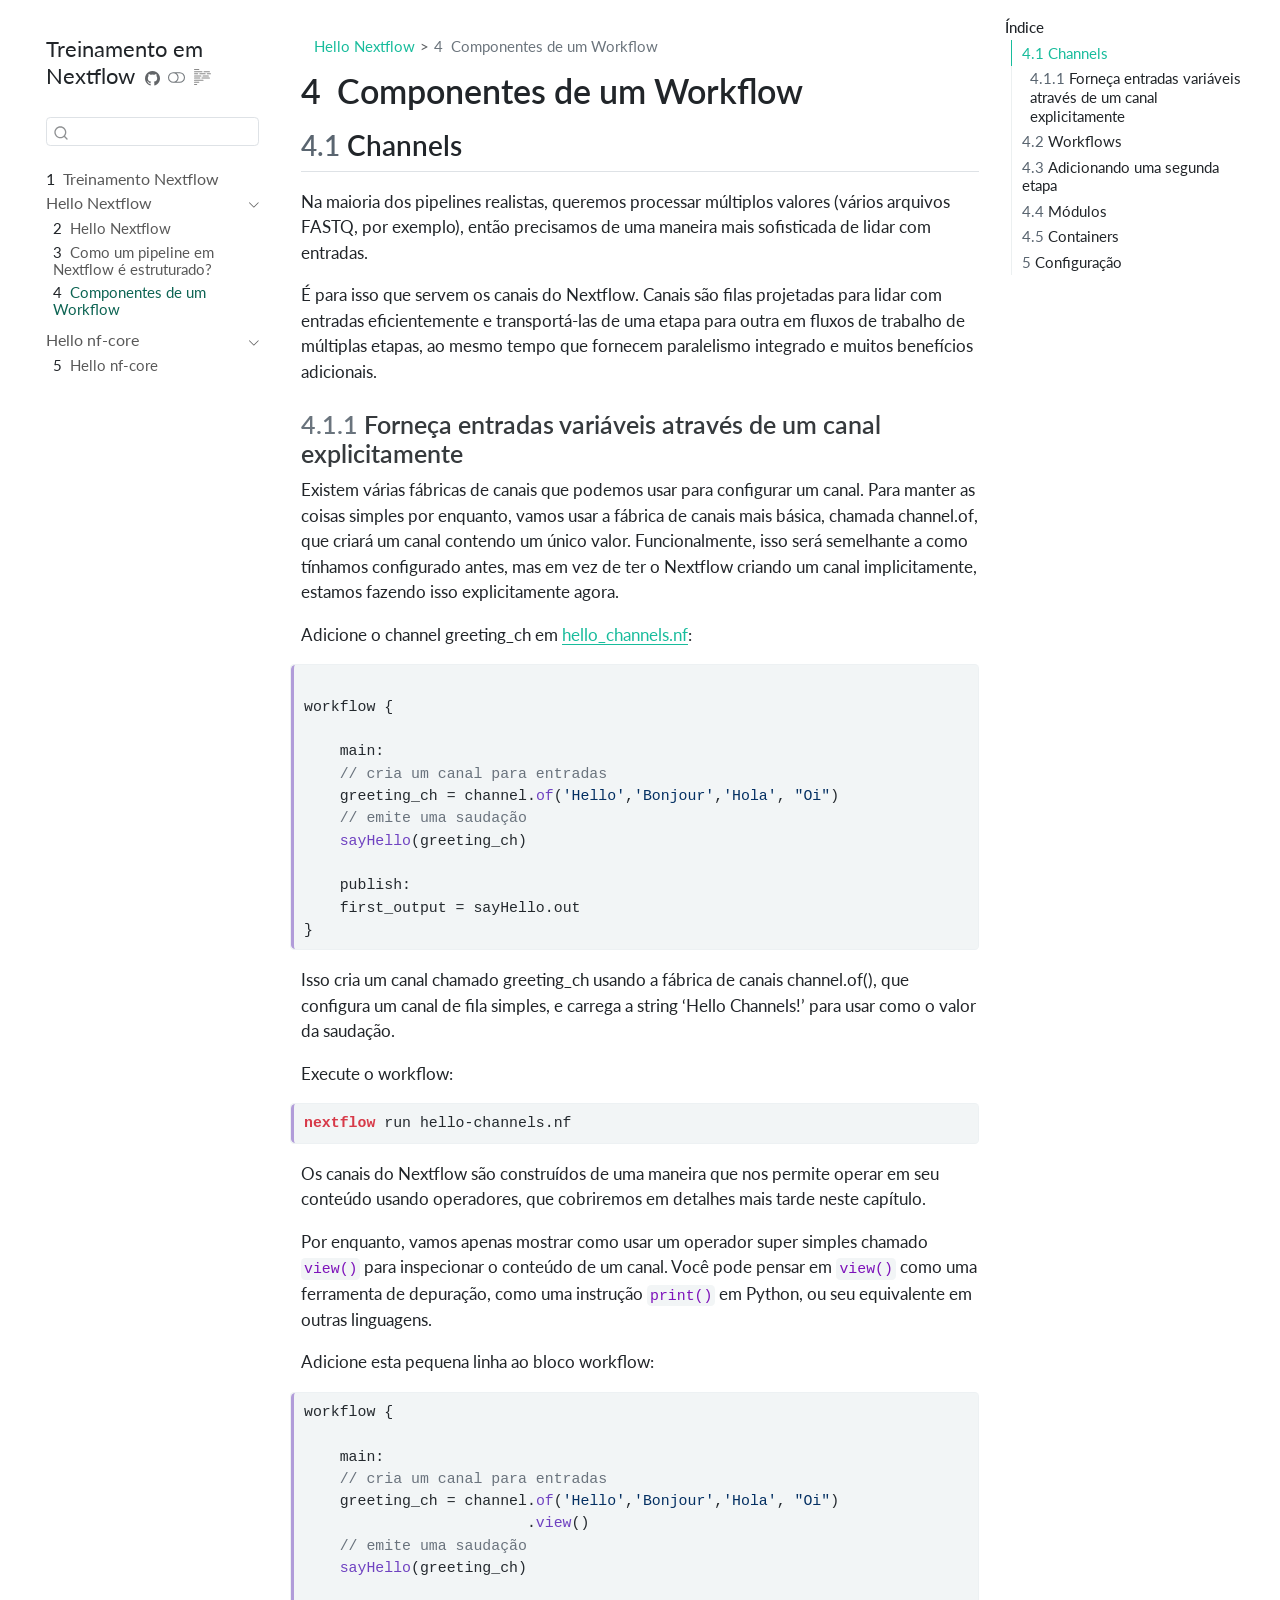
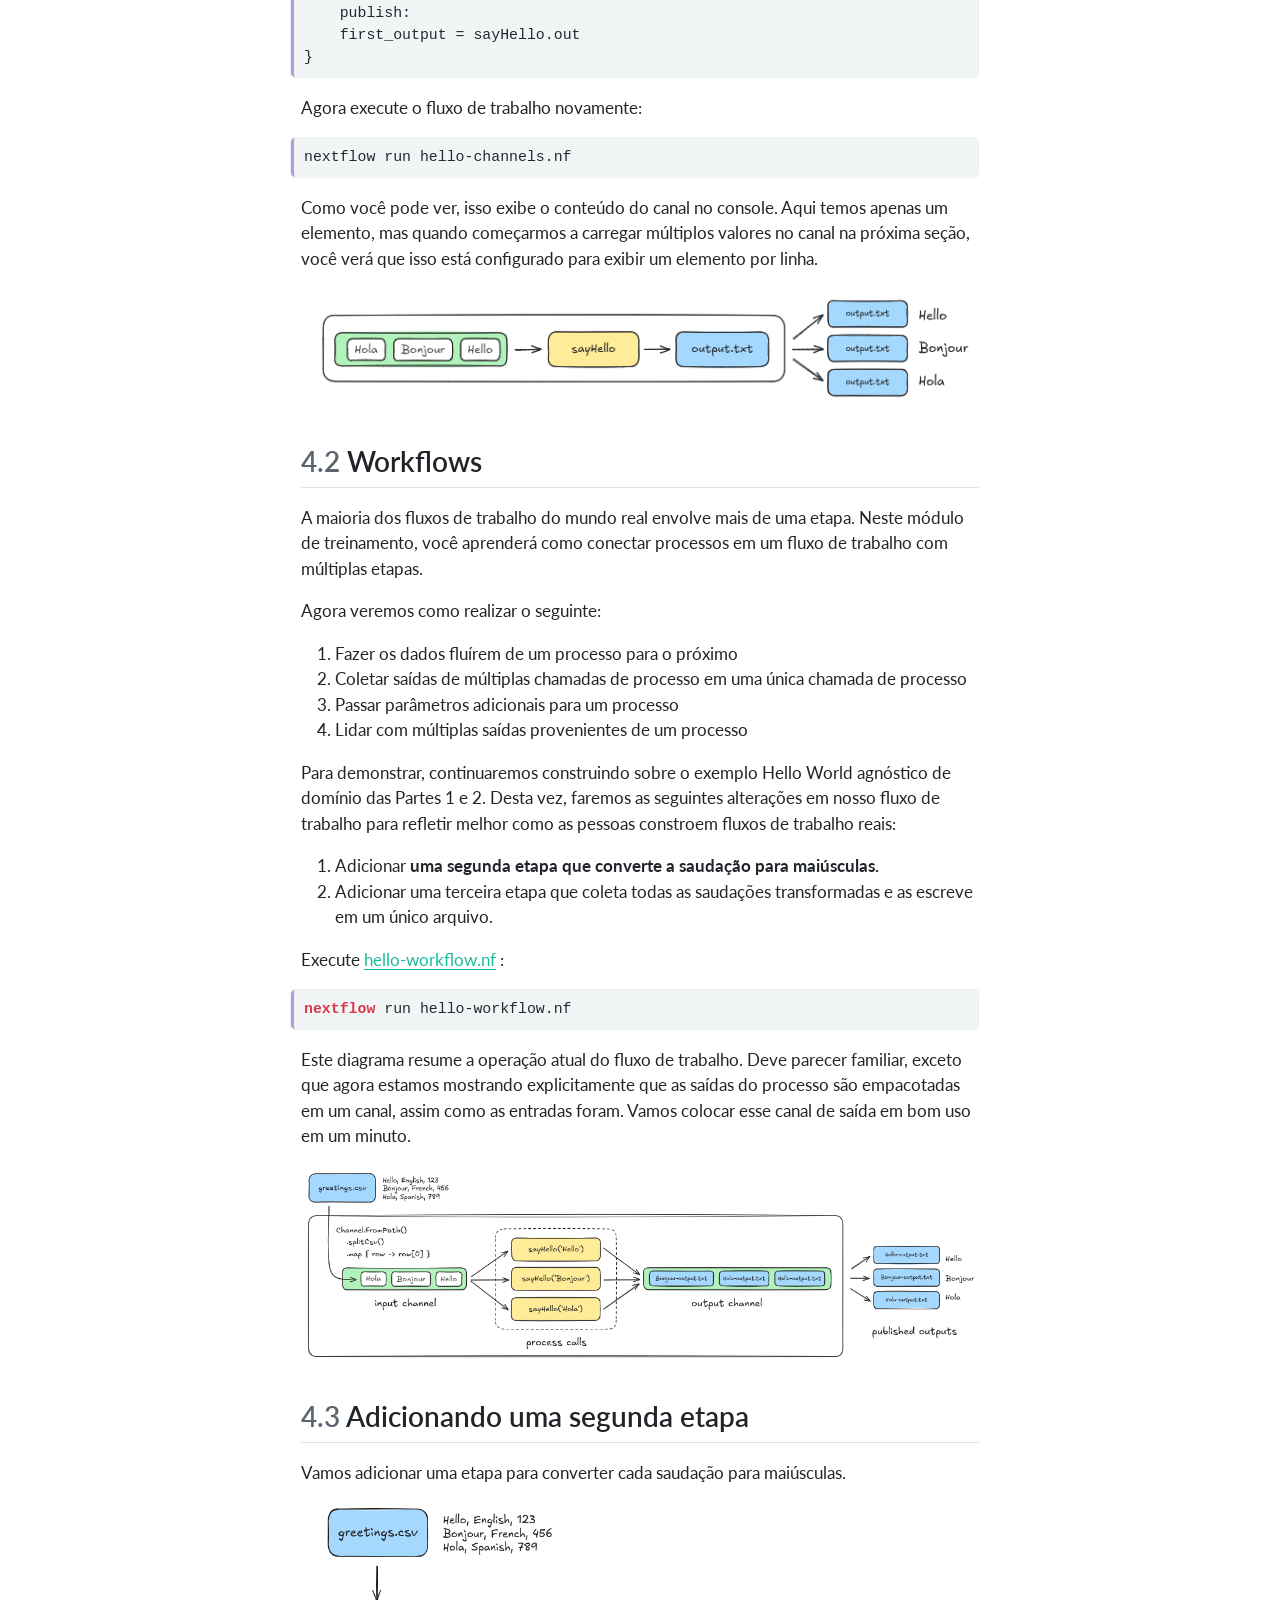
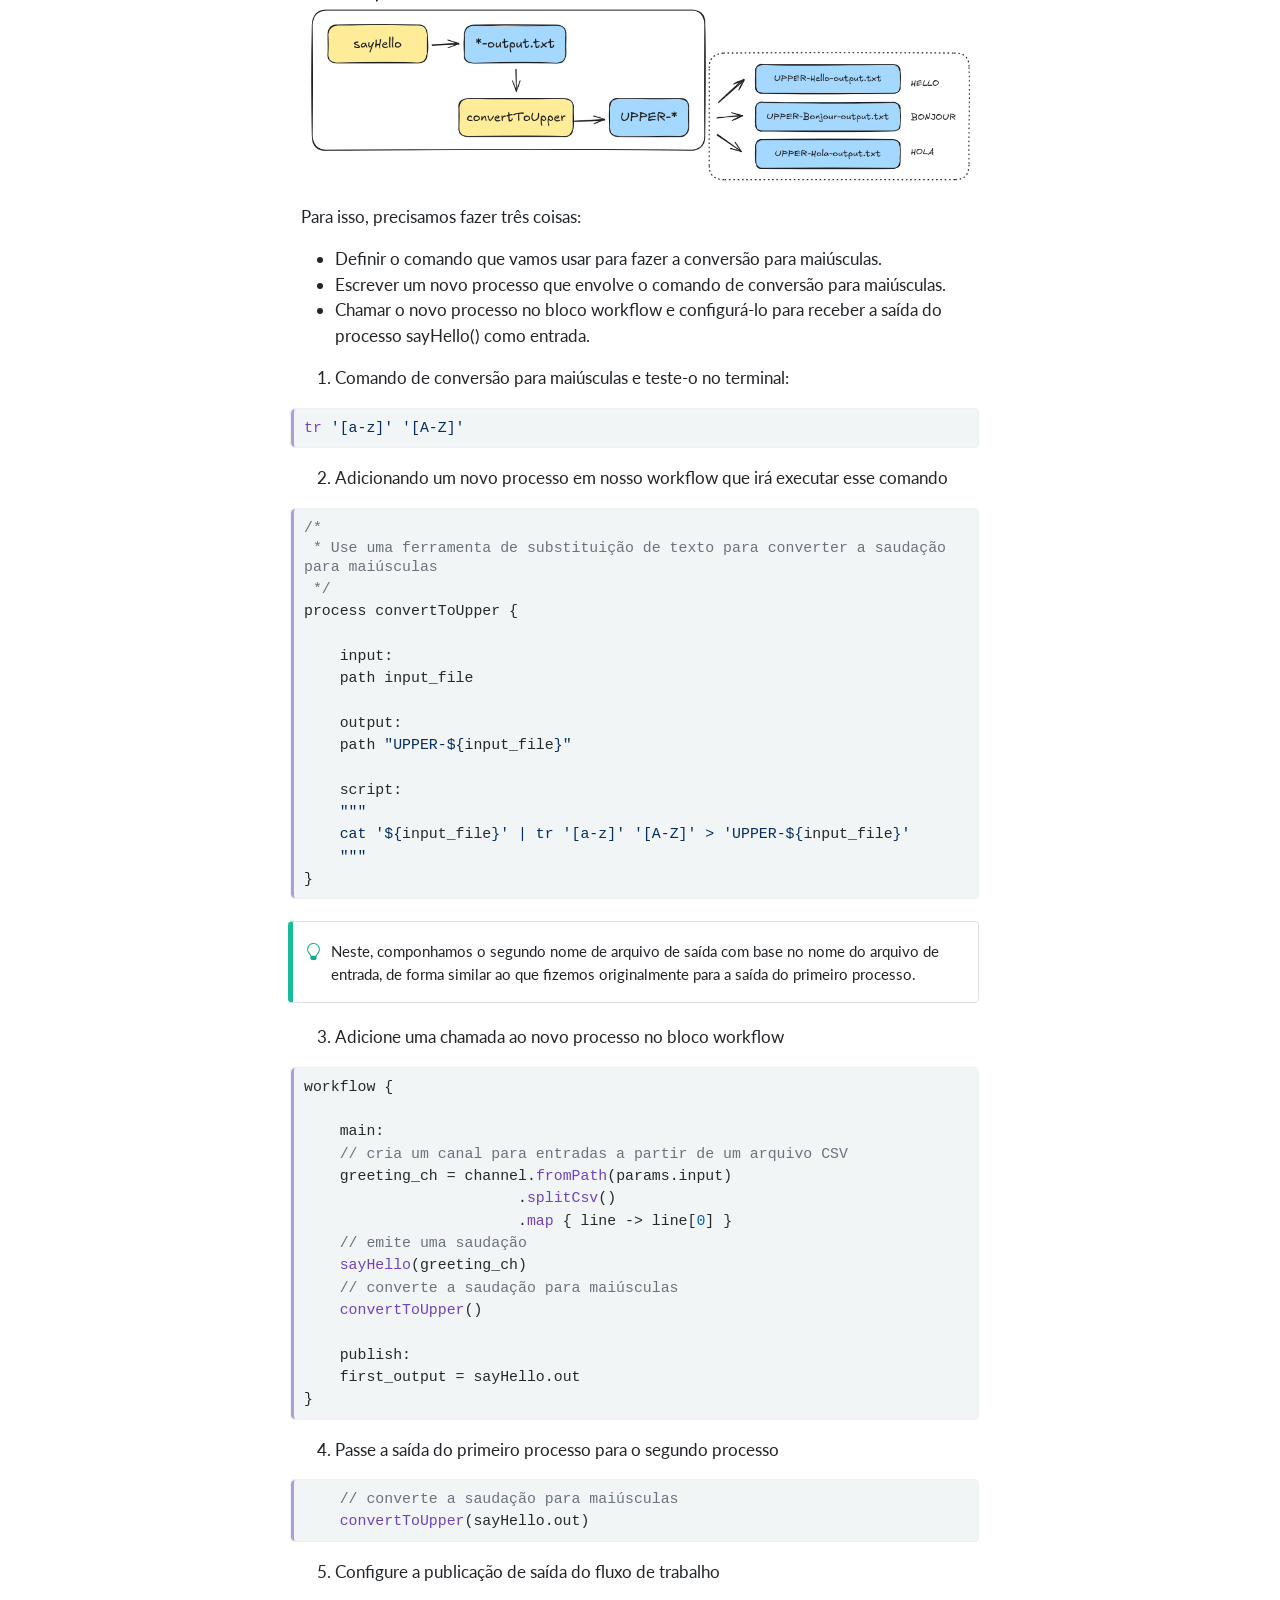
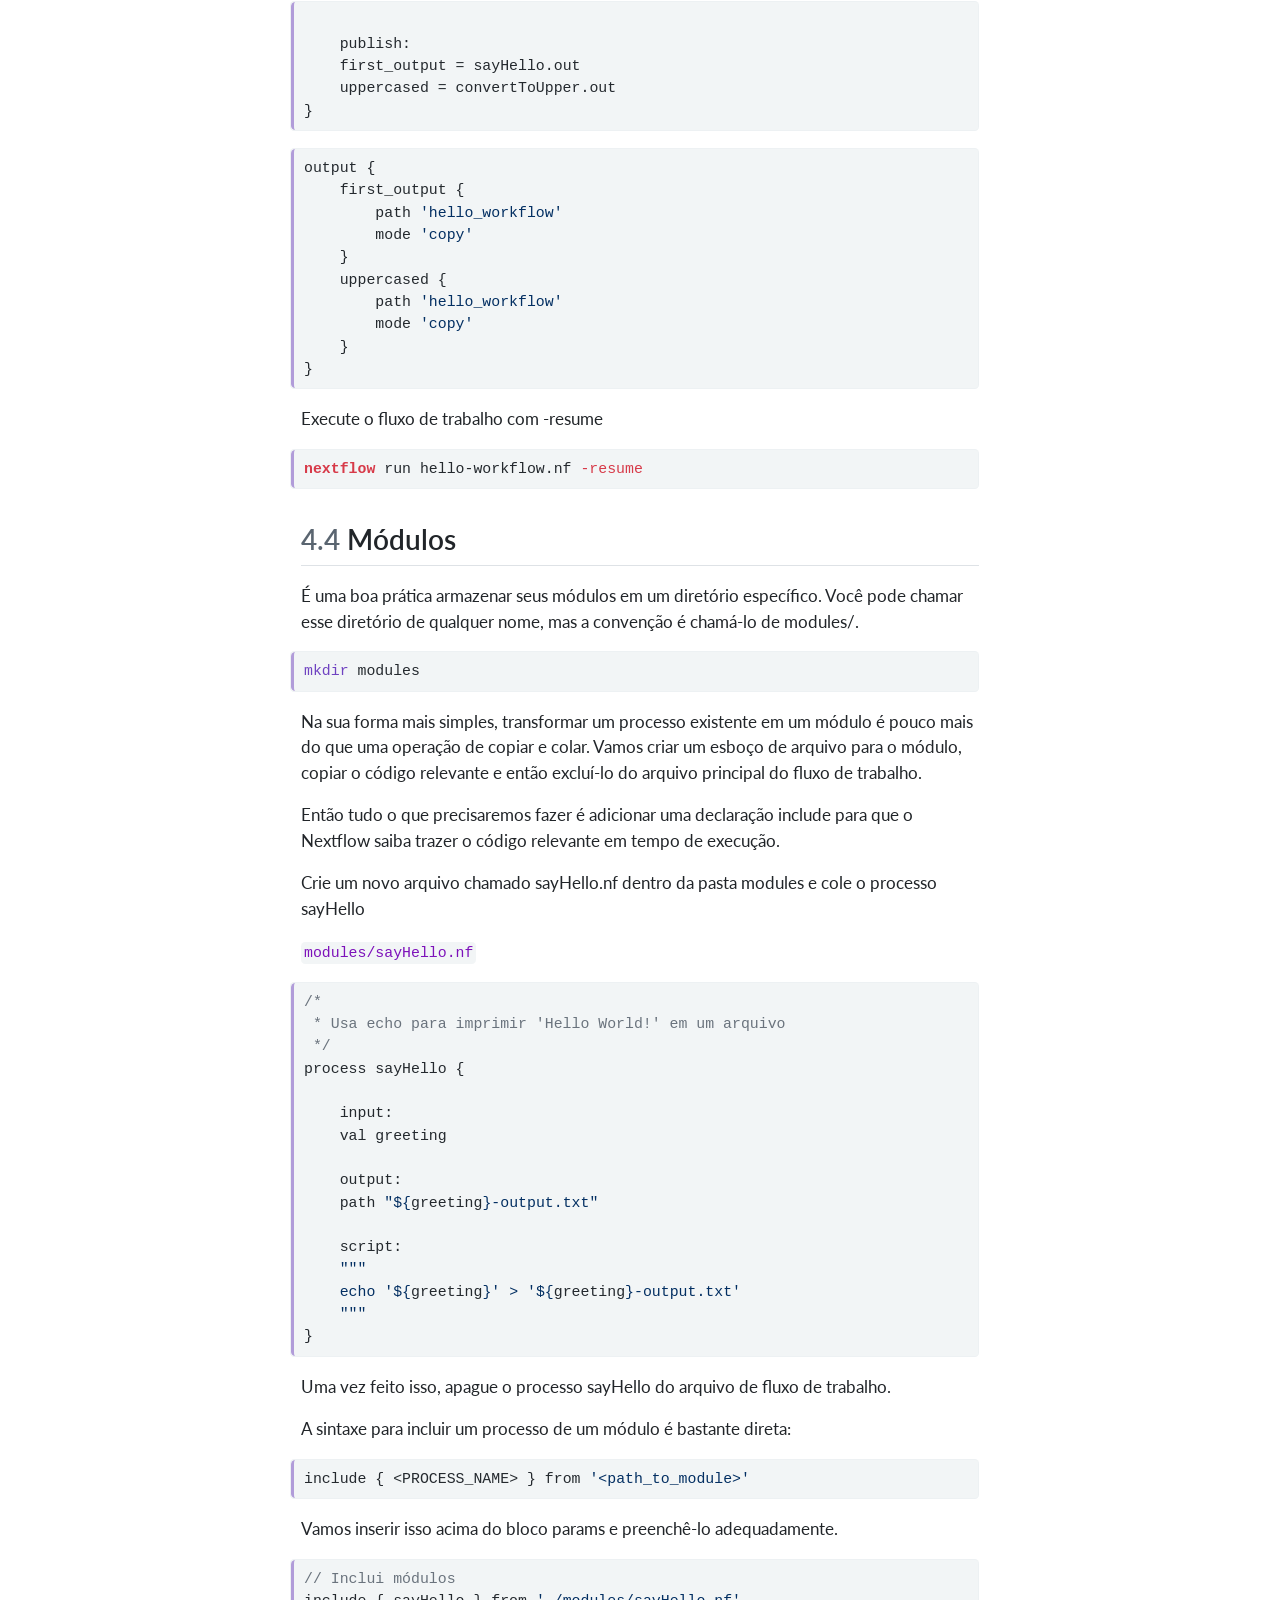
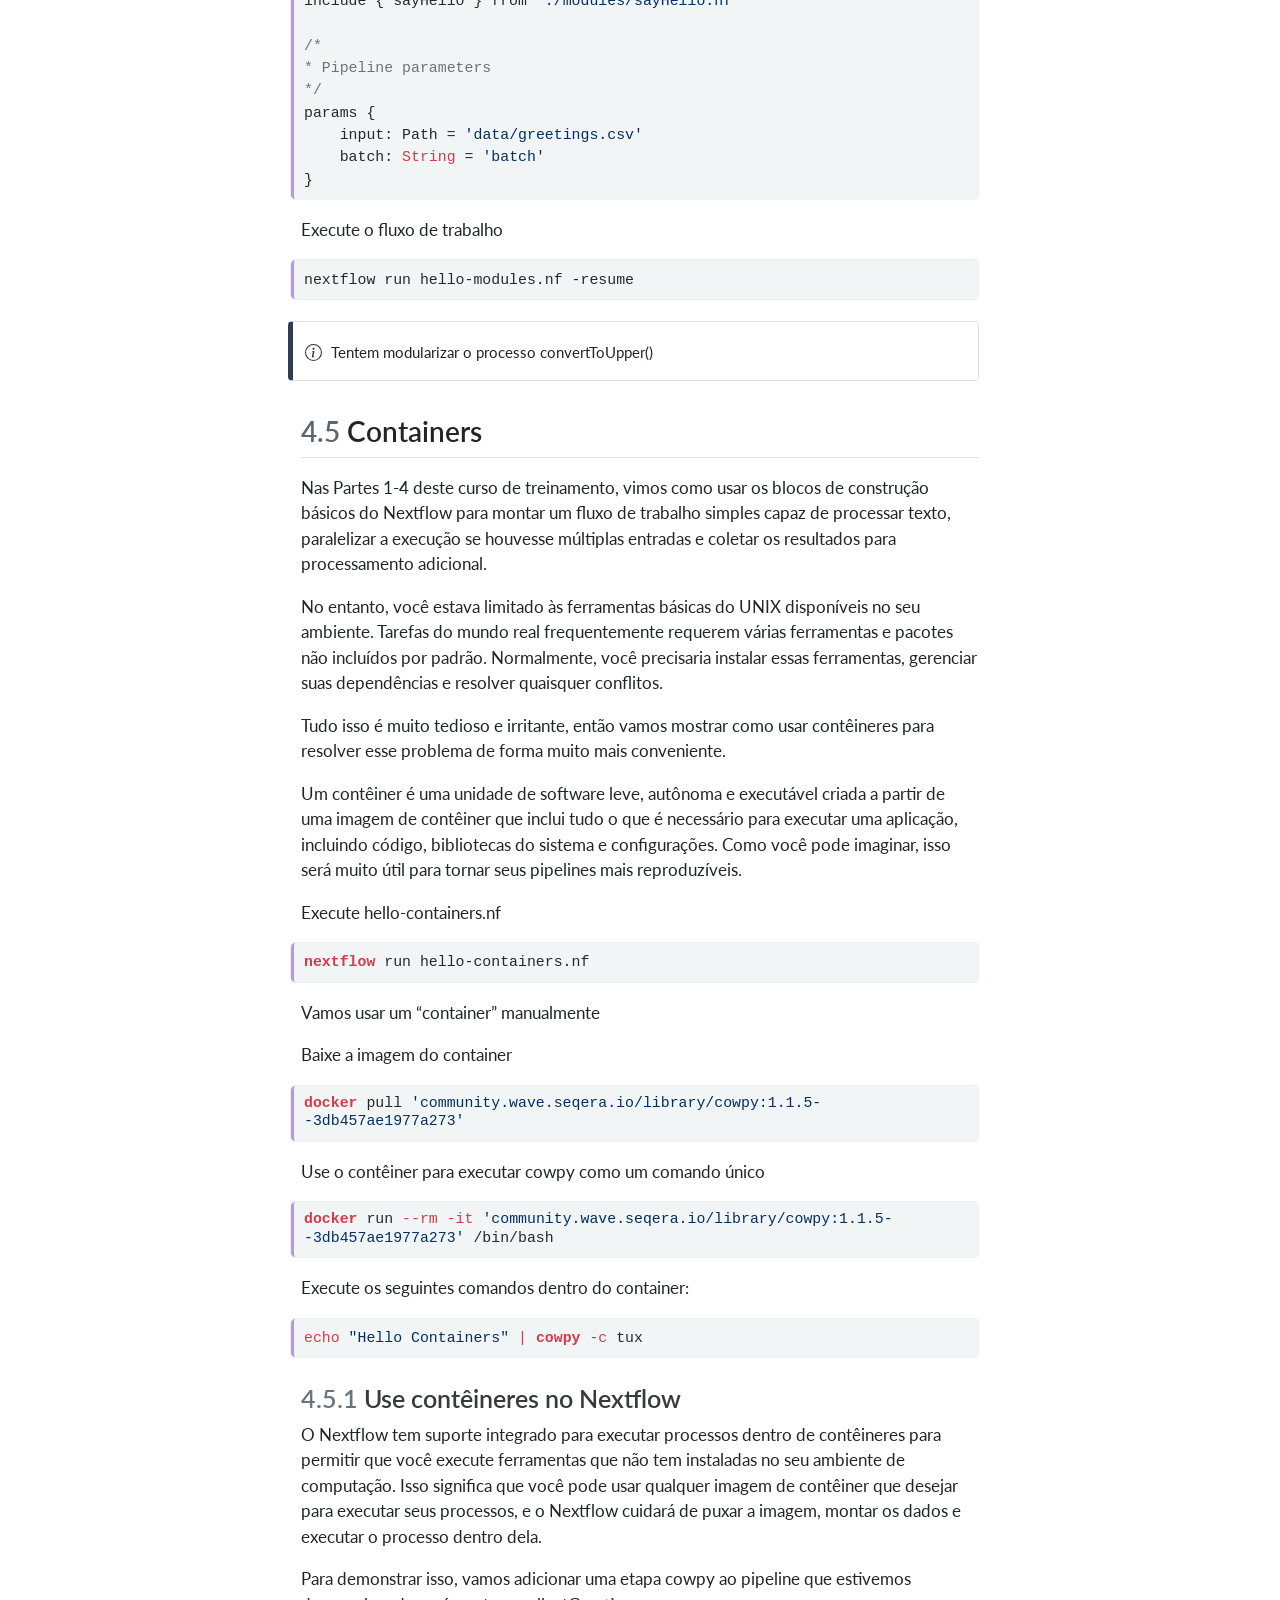
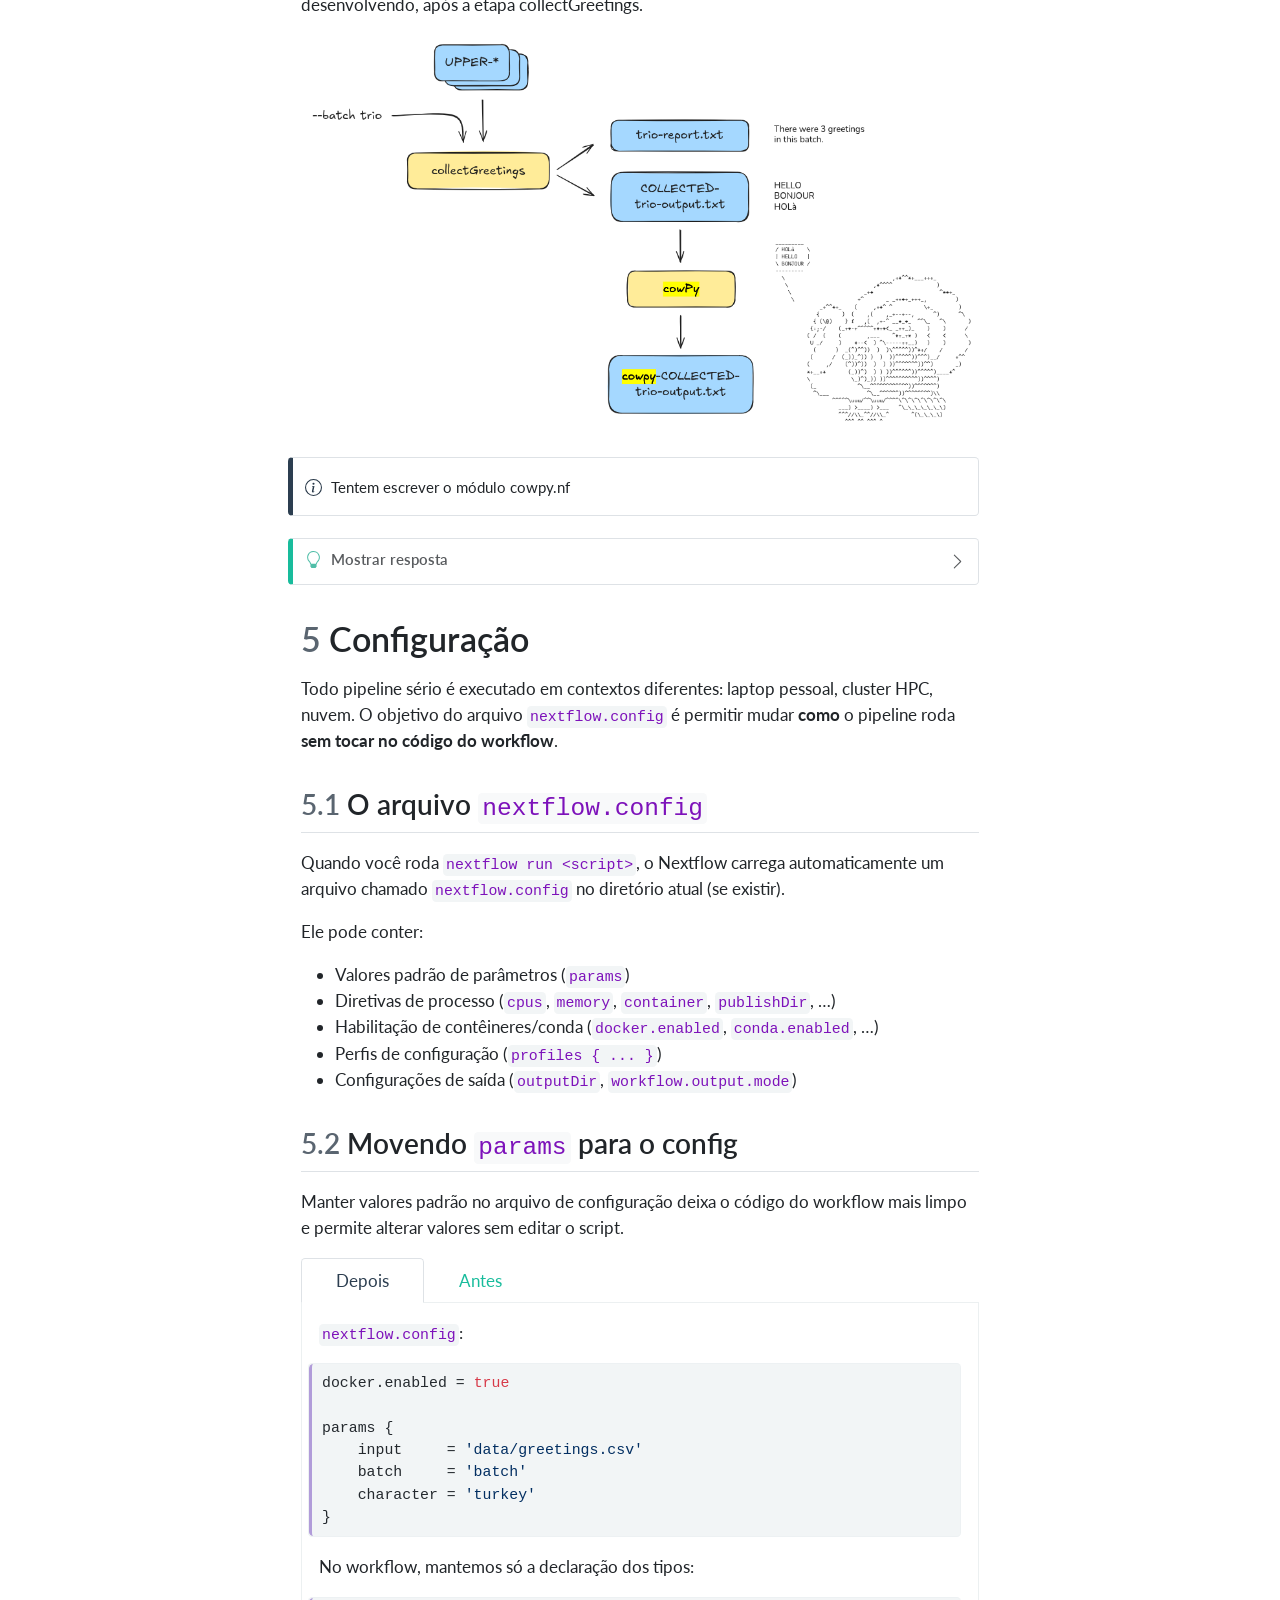
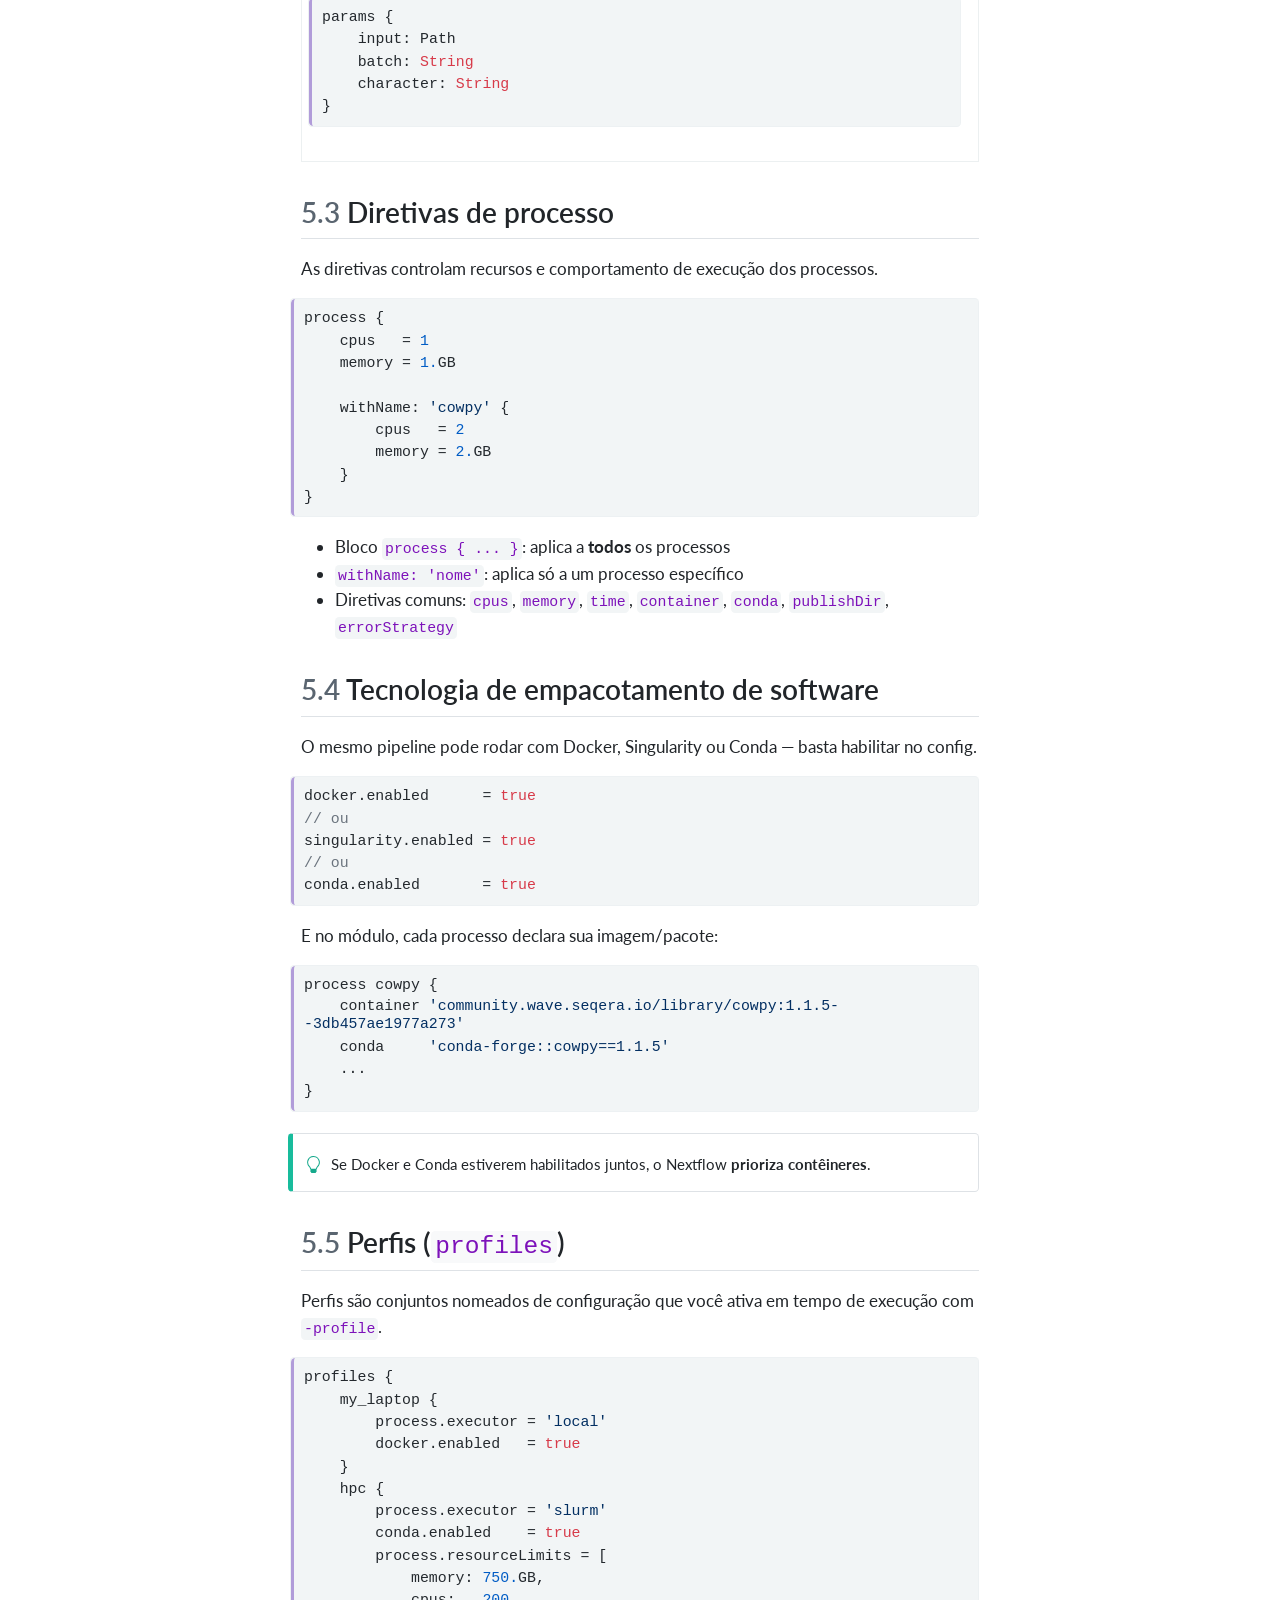
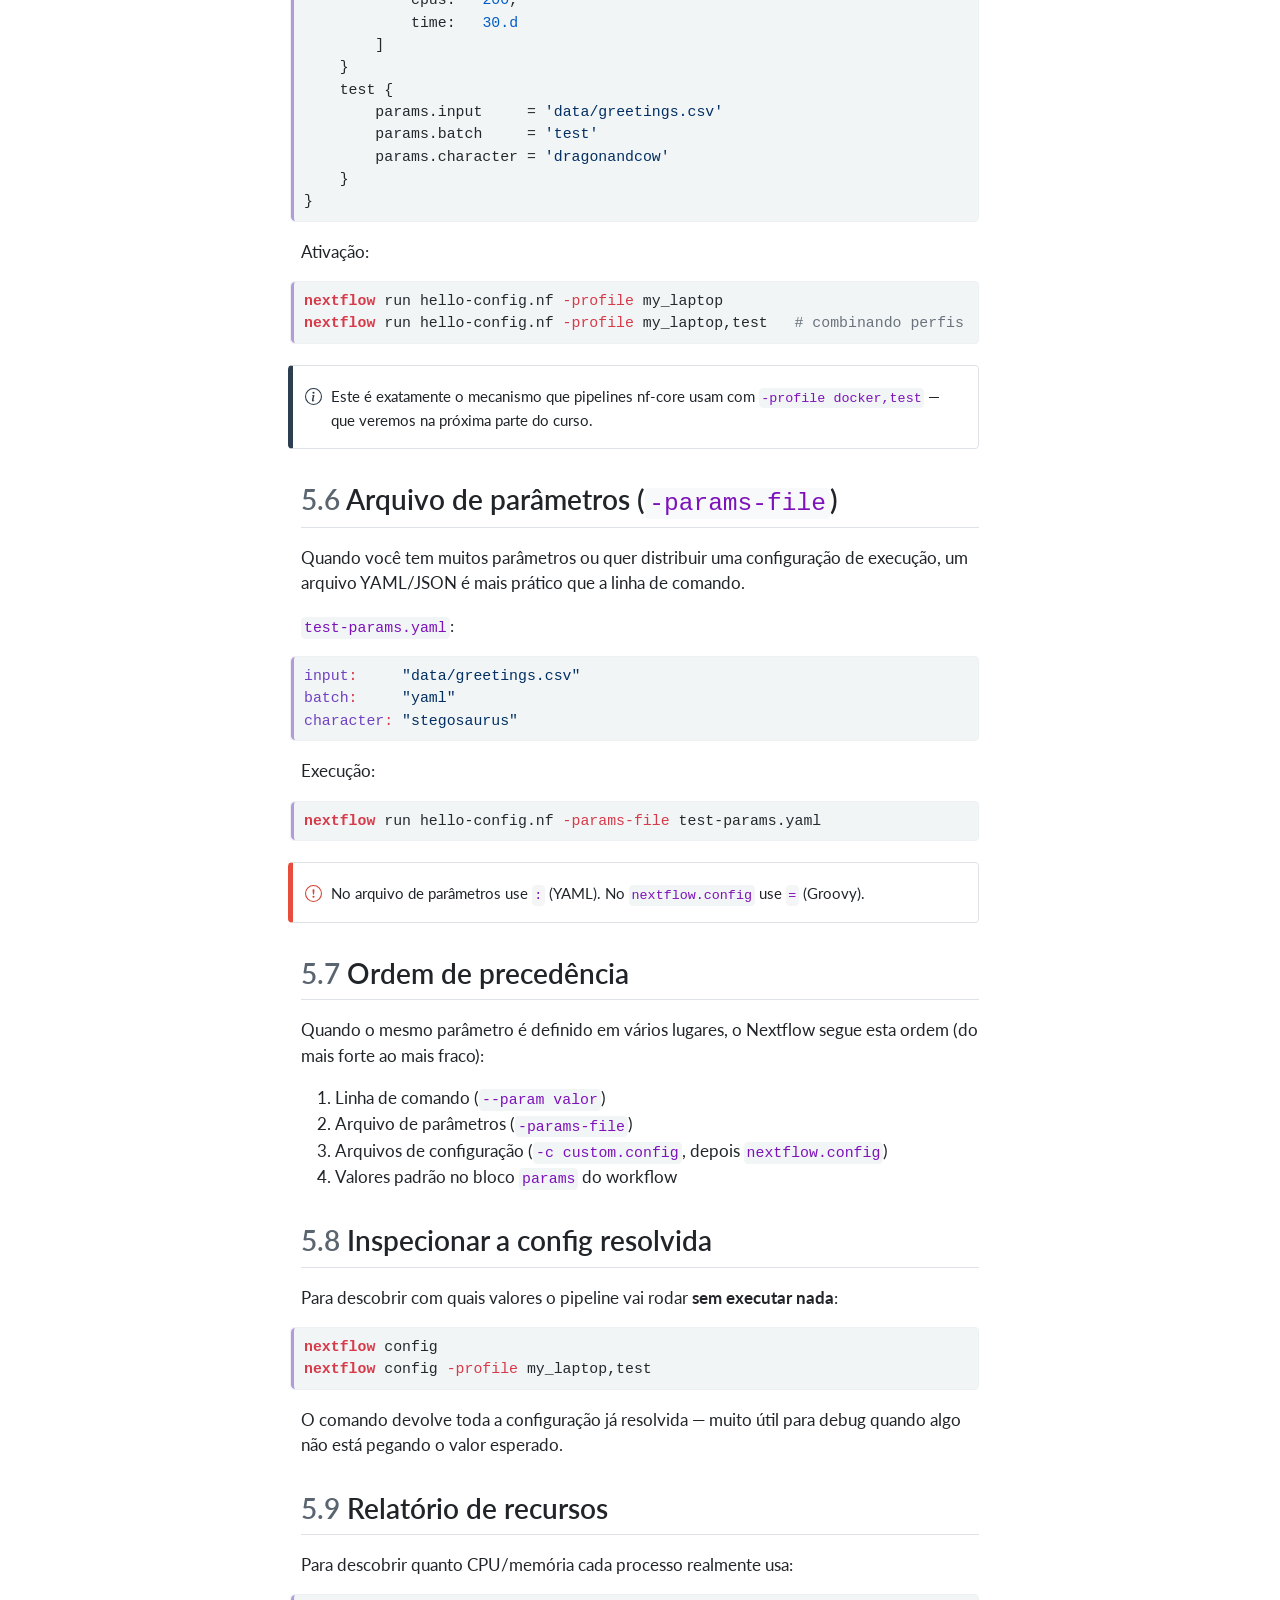
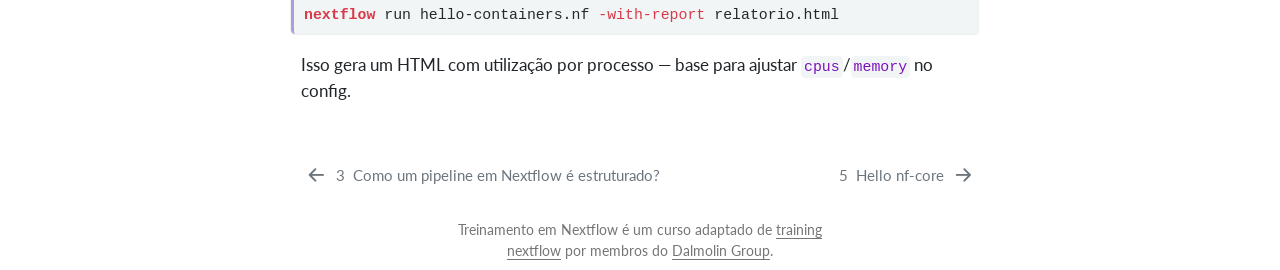
<file: doc/docs/01_3_hello_nextflow.html>
<!DOCTYPE html>
<html xmlns="http://www.w3.org/1999/xhtml" lang="pt-BR" xml:lang="pt-BR"><head>

<meta charset="utf-8">
<meta name="generator" content="quarto-1.10.18">

<meta name="viewport" content="width=device-width, initial-scale=1.0, user-scalable=yes">


<title>4&nbsp; Componentes de um Workflow – Treinamento em Nextflow</title>
<style>
/* Default styles provided by pandoc.
** See https://pandoc.org/MANUAL.html#variables-for-html for config info.
*/
span.smallcaps{font-variant: small-caps;}
div.columns{display: flex; gap: 1.5em;}
div.column{flex: auto;}
@media screen {
div.columns{gap: min(4vw, 1.5em);}
div.column{overflow-x: auto;}
}
div.hanging-indent{margin-left: 1.5em; text-indent: -1.5em;}
ul.task-list{list-style: none;}
ul.task-list li input[type="checkbox"] {
  width: 0.8em;
  margin: 0 0.8em 0.2em -1em; /* quarto-specific, see https://github.com/quarto-dev/quarto-cli/issues/4556 */ 
  vertical-align: middle;
}
/* CSS for syntax highlighting */
html { -webkit-text-size-adjust: 100%; }
pre > code.sourceCode { white-space: pre; position: relative; }
pre > code.sourceCode > span { display: inline-block; line-height: 1.25; }
pre > code.sourceCode > span:empty { height: 1.2em; }
.sourceCode { overflow: visible; }
code.sourceCode > span { color: inherit; text-decoration: inherit; }
div.sourceCode { margin: 1em 0; }
pre.sourceCode { margin: 0; }
@media screen {
div.sourceCode { overflow: auto; }
}
@media print {
pre > code.sourceCode { white-space: pre-wrap; }
pre > code.sourceCode > span { text-indent: -5em; padding-left: 5em; }
}
pre.numberSource code
  { counter-reset: source-line 0; }
pre.numberSource code > span
  { position: relative; left: -4em; counter-increment: source-line; }
pre.numberSource code > span > a:first-child::before
  { content: counter(source-line);
    position: relative; left: -1em; text-align: right; vertical-align: baseline;
    border: none; display: inline-block;
    -webkit-touch-callout: none; -webkit-user-select: none;
    -khtml-user-select: none; -moz-user-select: none;
    -ms-user-select: none; user-select: none;
    padding: 0 4px; width: 4em;
  }
pre.numberSource { margin-left: 3em;  padding-left: 4px; }
div.sourceCode
  {   }
@media screen {
pre > code.sourceCode > span > a:first-child::before { text-decoration: underline; }
}
</style>


<script src="site_libs/quarto-nav/quarto-nav.js"></script>
<script src="site_libs/quarto-nav/headroom.min.js"></script>
<script src="site_libs/clipboard/clipboard.min.js"></script>
<script src="site_libs/quarto-search/autocomplete.umd.js"></script>
<script src="site_libs/quarto-search/fuse.min.js"></script>
<script src="site_libs/quarto-search/quarto-search.js"></script>
<meta name="quarto:offset" content="./">
<link href="./02_hello_nf-core.html" rel="next">
<link href="./01_2_hello_nextflow.html" rel="prev">
<link href="./content/images/dalmolin_icon.svg" rel="icon" type="image/svg+xml">
<script src="site_libs/quarto-html/quarto.js" type="module"></script>
<script src="site_libs/quarto-html/tabsets/tabsets.js" type="module"></script>
<script src="site_libs/quarto-html/popper.min.js"></script>
<script src="site_libs/quarto-html/tippy.umd.min.js"></script>
<script src="site_libs/quarto-html/anchor.min.js"></script>
<link href="site_libs/quarto-html/tippy.css" rel="stylesheet">
<link href="site_libs/quarto-html/quarto-syntax-highlighting-bb62276ab45c84d9efd712f51ff97b5a.css" rel="stylesheet" class="quarto-color-scheme" id="quarto-text-highlighting-styles">
<link href="site_libs/quarto-html/quarto-syntax-highlighting-dark-5a1953863e1f72ef3b996ef827f01ca7.css" rel="stylesheet" class="quarto-color-scheme quarto-color-alternate" id="quarto-text-highlighting-styles">
<link href="site_libs/quarto-html/quarto-syntax-highlighting-bb62276ab45c84d9efd712f51ff97b5a.css" rel="stylesheet" class="quarto-color-scheme-extra" id="quarto-text-highlighting-styles">
<script src="site_libs/bootstrap/bootstrap.min.js"></script>
<link href="site_libs/bootstrap/bootstrap-icons.css" rel="stylesheet">
<link href="site_libs/bootstrap/bootstrap-d132114d4b10ad95e4942235b6d008bb.min.css" rel="stylesheet" append-hash="true" class="quarto-color-scheme" id="quarto-bootstrap" data-mode="light">
<link href="site_libs/bootstrap/bootstrap-dark-146eb0c6646dbe20be96f61bd013ac73.min.css" rel="stylesheet" append-hash="true" class="quarto-color-scheme quarto-color-alternate" id="quarto-bootstrap" data-mode="dark">
<link href="site_libs/bootstrap/bootstrap-d132114d4b10ad95e4942235b6d008bb.min.css" rel="stylesheet" append-hash="true" class="quarto-color-scheme-extra" id="quarto-bootstrap" data-mode="light">
<script id="quarto-search-options" type="application/json">{
  "location": "sidebar",
  "copy-button": false,
  "collapse-after": 3,
  "panel-placement": "start",
  "type": "textbox",
  "limit": 50,
  "keyboard-shortcut": [
    "f",
    "/",
    "s"
  ],
  "show-item-context": false,
  "language": {
    "search-no-results-text": "Nenhum resultado",
    "search-matching-documents-text": "documentos correspondentes",
    "search-copy-link-title": "Copiar link para a busca",
    "search-hide-matches-text": "Esconder correspondências adicionais",
    "search-more-match-text": "mais correspondência neste documento",
    "search-more-matches-text": "mais correspondências neste documento",
    "search-clear-button-title": "Limpar",
    "search-text-placeholder": "",
    "search-detached-cancel-button-title": "Cancelar",
    "search-submit-button-title": "Enviar",
    "search-label": "Procurar"
  }
}</script>


</head>

<body class="nav-sidebar floating quarto-light"><script id="quarto-html-before-body" type="application/javascript">
    const toggleBodyColorMode = (bsSheetEl) => {
      const mode = bsSheetEl.getAttribute("data-mode");
      const bodyEl = window.document.querySelector("body");
      if (mode === "dark") {
        bodyEl.classList.add("quarto-dark");
        bodyEl.classList.remove("quarto-light");
      } else {
        bodyEl.classList.add("quarto-light");
        bodyEl.classList.remove("quarto-dark");
      }
    }
    const toggleBodyColorPrimary = () => {
      const bsSheetEl = window.document.querySelector("link#quarto-bootstrap:not([rel=disabled-stylesheet])");
      if (bsSheetEl) {
        toggleBodyColorMode(bsSheetEl);
      }
    }
    const setColorSchemeToggle = (alternate) => {
      const toggles = window.document.querySelectorAll('.quarto-color-scheme-toggle');
      for (let i=0; i < toggles.length; i++) {
        const toggle = toggles[i];
        if (toggle) {
          if (alternate) {
            toggle.classList.add("alternate");
          } else {
            toggle.classList.remove("alternate");
          }
        }
      }
    };
    const toggleColorMode = (alternate) => {
      // Switch the stylesheets
      const primaryStylesheets = window.document.querySelectorAll('link.quarto-color-scheme:not(.quarto-color-alternate)');
      const alternateStylesheets = window.document.querySelectorAll('link.quarto-color-scheme.quarto-color-alternate');
      manageTransitions('#quarto-margin-sidebar .nav-link', false);
      if (alternate) {
        // note: dark is layered on light, we don't disable primary!
        enableStylesheet(alternateStylesheets);
        for (const sheetNode of alternateStylesheets) {
          if (sheetNode.id === "quarto-bootstrap") {
            toggleBodyColorMode(sheetNode);
          }
        }
      } else {
        disableStylesheet(alternateStylesheets);
        enableStylesheet(primaryStylesheets)
        toggleBodyColorPrimary();
      }
      manageTransitions('#quarto-margin-sidebar .nav-link', true);
      // Switch the toggles
      setColorSchemeToggle(alternate)
      // Hack to workaround the fact that safari doesn't
      // properly recolor the scrollbar when toggling (#1455)
      if (navigator.userAgent.indexOf('Safari') > 0 && navigator.userAgent.indexOf('Chrome') == -1) {
        manageTransitions("body", false);
        window.scrollTo(0, 1);
        setTimeout(() => {
          window.scrollTo(0, 0);
          manageTransitions("body", true);
        }, 40);
      }
    }
    const disableStylesheet = (stylesheets) => {
      for (let i=0; i < stylesheets.length; i++) {
        const stylesheet = stylesheets[i];
        stylesheet.rel = 'disabled-stylesheet';
      }
    }
    const enableStylesheet = (stylesheets) => {
      for (let i=0; i < stylesheets.length; i++) {
        const stylesheet = stylesheets[i];
        if(stylesheet.rel !== 'stylesheet') { // for Chrome, which will still FOUC without this check
          stylesheet.rel = 'stylesheet';
        }
      }
    }
    const manageTransitions = (selector, allowTransitions) => {
      const els = window.document.querySelectorAll(selector);
      for (let i=0; i < els.length; i++) {
        const el = els[i];
        if (allowTransitions) {
          el.classList.remove('notransition');
        } else {
          el.classList.add('notransition');
        }
      }
    }
    const isFileUrl = () => {
      return window.location.protocol === 'file:';
    }
    const hasAlternateSentinel = () => {
      let styleSentinel = getColorSchemeSentinel();
      if (styleSentinel !== null) {
        return styleSentinel === "alternate";
      } else {
        return false;
      }
    }
    const setStyleSentinel = (alternate) => {
      const value = alternate ? "alternate" : "default";
      if (!isFileUrl()) {
        window.localStorage.setItem("quarto-color-scheme", value);
      } else {
        localAlternateSentinel = value;
      }
    }
    const getColorSchemeSentinel = () => {
      if (!isFileUrl()) {
        const storageValue = window.localStorage.getItem("quarto-color-scheme");
        return storageValue != null ? storageValue : localAlternateSentinel;
      } else {
        return localAlternateSentinel;
      }
    }
    const toggleGiscusIfUsed = (isAlternate, darkModeDefault) => {
      const baseTheme = document.querySelector('#giscus-base-theme')?.value ?? 'light';
      const alternateTheme = document.querySelector('#giscus-alt-theme')?.value ?? 'dark';
      let newTheme = '';
      if(authorPrefersDark) {
        newTheme = isAlternate ? baseTheme : alternateTheme;
      } else {
        newTheme = isAlternate ? alternateTheme : baseTheme;
      }
      const changeGiscusTheme = () => {
        // From: https://github.com/giscus/giscus/issues/336
        const sendMessage = (message) => {
          const iframe = document.querySelector('iframe.giscus-frame');
          if (!iframe) return;
          iframe.contentWindow.postMessage({ giscus: message }, 'https://giscus.app');
        }
        sendMessage({
          setConfig: {
            theme: newTheme
          }
        });
      }
      const isGiscussLoaded = window.document.querySelector('iframe.giscus-frame') !== null;
      if (isGiscussLoaded) {
        changeGiscusTheme();
      }
    };
    const authorPrefersDark = false;
    const darkModeDefault = authorPrefersDark;
      document.querySelector('link#quarto-text-highlighting-styles.quarto-color-scheme-extra').rel = 'disabled-stylesheet';
      document.querySelector('link#quarto-bootstrap.quarto-color-scheme-extra').rel = 'disabled-stylesheet';
    let localAlternateSentinel = darkModeDefault ? 'alternate' : 'default';
    // Dark / light mode switch
    window.quartoToggleColorScheme = () => {
      // Read the current dark / light value
      let toAlternate = !hasAlternateSentinel();
      toggleColorMode(toAlternate);
      setStyleSentinel(toAlternate);
      toggleGiscusIfUsed(toAlternate, darkModeDefault);
      window.dispatchEvent(new Event('resize'));
    };
    // Switch to dark mode if need be
    if (hasAlternateSentinel()) {
      toggleColorMode(true);
    } else {
      toggleColorMode(false);
    }
  </script>

<div id="quarto-search-results"></div>
  <header id="quarto-header" class="headroom fixed-top">
  <nav class="quarto-secondary-nav">
    <div class="container-fluid d-flex">
      <button type="button" class="quarto-btn-toggle btn" data-bs-toggle="collapse" role="button" data-bs-target=".quarto-sidebar-collapse-item" aria-controls="quarto-sidebar" aria-expanded="false" aria-label="Alternar barra lateral" onclick="if (window.quartoToggleHeadroom) { window.quartoToggleHeadroom(); }">
        <i class="bi bi-layout-text-sidebar-reverse"></i>
      </button>
        <nav class="quarto-page-breadcrumbs" aria-label="breadcrumb"><ol class="breadcrumb"><li class="breadcrumb-item"><a href="./01_1_hello_nextflow.html">Hello Nextflow</a></li><li class="breadcrumb-item"><a href="./01_3_hello_nextflow.html"><span class="chapter-number">4</span>&nbsp; <span class="chapter-title">Componentes de um Workflow</span></a></li></ol></nav>
        <a class="flex-grow-1" role="navigation" data-bs-toggle="collapse" data-bs-target=".quarto-sidebar-collapse-item" aria-controls="quarto-sidebar" aria-expanded="false" aria-label="Alternar barra lateral" onclick="if (window.quartoToggleHeadroom) { window.quartoToggleHeadroom(); }">      
        </a>
      <button type="button" class="btn quarto-search-button" aria-label="Procurar" onclick="window.quartoOpenSearch();">
        <i class="bi bi-search"></i>
      </button>
    </div>
  </nav>
</header>
<!-- content -->
<div id="quarto-content" class="quarto-container page-columns page-rows-contents page-layout-article">
<!-- sidebar -->
  <nav id="quarto-sidebar" class="sidebar collapse collapse-horizontal quarto-sidebar-collapse-item sidebar-navigation floating overflow-auto">
    <div class="pt-lg-2 mt-2 text-left sidebar-header">
    <div class="sidebar-title mb-0 py-0">
      <a href="./">Treinamento em Nextflow</a> 
        <div class="sidebar-tools-main tools-wide">
    <a href="https://github.com/dalmolingroup/nextflow_training" title="Código fonte" class="quarto-navigation-tool px-1" aria-label="Código fonte"><i class="bi bi-github"></i></a>
  <a href="" class="quarto-color-scheme-toggle quarto-navigation-tool  px-1" onclick="window.quartoToggleColorScheme(); return false;" title="Alternar modo escuro"><i class="bi"></i></a>
  <a href="" class="quarto-reader-toggle quarto-navigation-tool px-1" onclick="window.quartoToggleReader(); return false;" title="Alternar modo de leitor">
  <div class="quarto-reader-toggle-btn">
  <i class="bi"></i>
  </div>
</a>
</div>
    </div>
      </div>
        <div class="mt-2 flex-shrink-0 align-items-center">
        <div class="sidebar-search">
        <div id="quarto-search" class="" title="Procurar"></div>
        </div>
        </div>
    <div class="sidebar-menu-container"> 
    <ul class="list-unstyled mt-1">
        <li class="sidebar-item">
  <div class="sidebar-item-container"> 
  <a href="./index.html" class="sidebar-item-text sidebar-link">
 <span class="menu-text"><span class="chapter-number">1</span>&nbsp; <span class="chapter-title">Treinamento Nextflow</span></span></a>
  </div>
</li>
        <li class="sidebar-item sidebar-item-section">
      <div class="sidebar-item-container"> 
            <a class="sidebar-item-text sidebar-link text-start" data-bs-toggle="collapse" data-bs-target="#quarto-sidebar-section-1" role="navigation" aria-expanded="true">
 <span class="menu-text">Hello Nextflow</span></a>
          <a class="sidebar-item-toggle text-start" data-bs-toggle="collapse" data-bs-target="#quarto-sidebar-section-1" role="navigation" aria-expanded="true" aria-label="Alternar seção">
            <i class="bi bi-chevron-right ms-2"></i>
          </a> 
      </div>
      <ul id="quarto-sidebar-section-1" class="collapse list-unstyled sidebar-section depth1 show">  
          <li class="sidebar-item">
  <div class="sidebar-item-container"> 
  <a href="./01_1_hello_nextflow.html" class="sidebar-item-text sidebar-link">
 <span class="menu-text"><span class="chapter-number">2</span>&nbsp; <span class="chapter-title">Hello Nextflow</span></span></a>
  </div>
</li>
          <li class="sidebar-item">
  <div class="sidebar-item-container"> 
  <a href="./01_2_hello_nextflow.html" class="sidebar-item-text sidebar-link">
 <span class="menu-text"><span class="chapter-number">3</span>&nbsp; <span class="chapter-title">Como um pipeline em Nextflow é estruturado?</span></span></a>
  </div>
</li>
          <li class="sidebar-item">
  <div class="sidebar-item-container"> 
  <a href="./01_3_hello_nextflow.html" class="sidebar-item-text sidebar-link active">
 <span class="menu-text"><span class="chapter-number">4</span>&nbsp; <span class="chapter-title">Componentes de um Workflow</span></span></a>
  </div>
</li>
      </ul>
  </li>
        <li class="sidebar-item sidebar-item-section">
      <div class="sidebar-item-container"> 
            <a class="sidebar-item-text sidebar-link text-start" data-bs-toggle="collapse" data-bs-target="#quarto-sidebar-section-2" role="navigation" aria-expanded="true">
 <span class="menu-text">Hello nf-core</span></a>
          <a class="sidebar-item-toggle text-start" data-bs-toggle="collapse" data-bs-target="#quarto-sidebar-section-2" role="navigation" aria-expanded="true" aria-label="Alternar seção">
            <i class="bi bi-chevron-right ms-2"></i>
          </a> 
      </div>
      <ul id="quarto-sidebar-section-2" class="collapse list-unstyled sidebar-section depth1 show">  
          <li class="sidebar-item">
  <div class="sidebar-item-container"> 
  <a href="./02_hello_nf-core.html" class="sidebar-item-text sidebar-link">
 <span class="menu-text"><span class="chapter-number">5</span>&nbsp; <span class="chapter-title">Hello nf-core</span></span></a>
  </div>
</li>
      </ul>
  </li>
    </ul>
    </div>
</nav>
<div id="quarto-sidebar-glass" class="quarto-sidebar-collapse-item" data-bs-toggle="collapse" data-bs-target=".quarto-sidebar-collapse-item"></div>
<!-- margin-sidebar -->
    <div id="quarto-margin-sidebar" class="sidebar margin-sidebar">
        <nav id="TOC" role="doc-toc" class="toc-active">
    <h2 id="toc-title">Índice</h2>
   
  <ul>
  <li><a href="#channels" id="toc-channels" class="nav-link active" data-scroll-target="#channels"><span class="header-section-number">4.1</span> Channels</a>
  <ul class="collapse">
  <li><a href="#forneça-entradas-variáveis-através-de-um-canal-explicitamente" id="toc-forneça-entradas-variáveis-através-de-um-canal-explicitamente" class="nav-link" data-scroll-target="#forneça-entradas-variáveis-através-de-um-canal-explicitamente"><span class="header-section-number">4.1.1</span> Forneça entradas variáveis através de um canal explicitamente</a></li>
  </ul></li>
  <li><a href="#workflows" id="toc-workflows" class="nav-link" data-scroll-target="#workflows"><span class="header-section-number">4.2</span> Workflows</a></li>
  <li><a href="#adicionando-uma-segunda-etapa" id="toc-adicionando-uma-segunda-etapa" class="nav-link" data-scroll-target="#adicionando-uma-segunda-etapa"><span class="header-section-number">4.3</span> Adicionando uma segunda etapa</a></li>
  <li><a href="#módulos" id="toc-módulos" class="nav-link" data-scroll-target="#módulos"><span class="header-section-number">4.4</span> Módulos</a></li>
  <li><a href="#containers" id="toc-containers" class="nav-link" data-scroll-target="#containers"><span class="header-section-number">4.5</span> Containers</a>
  <ul class="collapse">
  <li><a href="#use-contêineres-no-nextflow" id="toc-use-contêineres-no-nextflow" class="nav-link" data-scroll-target="#use-contêineres-no-nextflow"><span class="header-section-number">4.5.1</span> Use contêineres no Nextflow</a></li>
  </ul></li>
  <li><a href="#configuração" id="toc-configuração" class="nav-link" data-scroll-target="#configuração"><span class="header-section-number">5</span> Configuração</a>
  <ul class="collapse">
  <li><a href="#o-arquivo-nextflow.config" id="toc-o-arquivo-nextflow.config" class="nav-link" data-scroll-target="#o-arquivo-nextflow.config"><span class="header-section-number">5.1</span> O arquivo <code>nextflow.config</code></a></li>
  <li><a href="#movendo-params-para-o-config" id="toc-movendo-params-para-o-config" class="nav-link" data-scroll-target="#movendo-params-para-o-config"><span class="header-section-number">5.2</span> Movendo <code>params</code> para o config</a></li>
  <li><a href="#diretivas-de-processo" id="toc-diretivas-de-processo" class="nav-link" data-scroll-target="#diretivas-de-processo"><span class="header-section-number">5.3</span> Diretivas de processo</a></li>
  <li><a href="#tecnologia-de-empacotamento-de-software" id="toc-tecnologia-de-empacotamento-de-software" class="nav-link" data-scroll-target="#tecnologia-de-empacotamento-de-software"><span class="header-section-number">5.4</span> Tecnologia de empacotamento de software</a></li>
  <li><a href="#perfis-profiles" id="toc-perfis-profiles" class="nav-link" data-scroll-target="#perfis-profiles"><span class="header-section-number">5.5</span> Perfis (<code>profiles</code>)</a></li>
  <li><a href="#arquivo-de-parâmetros--params-file" id="toc-arquivo-de-parâmetros--params-file" class="nav-link" data-scroll-target="#arquivo-de-parâmetros--params-file"><span class="header-section-number">5.6</span> Arquivo de parâmetros (<code>-params-file</code>)</a></li>
  <li><a href="#ordem-de-precedência" id="toc-ordem-de-precedência" class="nav-link" data-scroll-target="#ordem-de-precedência"><span class="header-section-number">5.7</span> Ordem de precedência</a></li>
  <li><a href="#inspecionar-a-config-resolvida" id="toc-inspecionar-a-config-resolvida" class="nav-link" data-scroll-target="#inspecionar-a-config-resolvida"><span class="header-section-number">5.8</span> Inspecionar a config resolvida</a></li>
  <li><a href="#relatório-de-recursos" id="toc-relatório-de-recursos" class="nav-link" data-scroll-target="#relatório-de-recursos"><span class="header-section-number">5.9</span> Relatório de recursos</a></li>
  </ul></li>
  </ul>
</nav>
    </div>
<!-- main -->
<main class="content" id="quarto-document-content">


<header id="title-block-header" class="quarto-title-block default"><nav class="quarto-page-breadcrumbs quarto-title-breadcrumbs d-none d-lg-block" aria-label="breadcrumb"><ol class="breadcrumb"><li class="breadcrumb-item"><a href="./01_1_hello_nextflow.html">Hello Nextflow</a></li><li class="breadcrumb-item"><a href="./01_3_hello_nextflow.html"><span class="chapter-number">4</span>&nbsp; <span class="chapter-title">Componentes de um Workflow</span></a></li></ol></nav>
<div class="quarto-title">
<h1 class="title"><span class="chapter-number">4</span>&nbsp; <span class="chapter-title">Componentes de um Workflow</span></h1>
</div>



<div class="quarto-title-meta">

    
  
    
  </div>
  


</header>


<section id="channels" class="level2" data-number="4.1">
<h2 data-number="4.1" class="anchored" data-anchor-id="channels"><span class="header-section-number">4.1</span> Channels</h2>
<p>Na maioria dos pipelines realistas, queremos processar múltiplos valores (vários arquivos FASTQ, por exemplo), então precisamos de uma maneira mais sofisticada de lidar com entradas.</p>
<p>É para isso que servem os canais do Nextflow. Canais são filas projetadas para lidar com entradas eficientemente e transportá-las de uma etapa para outra em fluxos de trabalho de múltiplas etapas, ao mesmo tempo que fornecem paralelismo integrado e muitos benefícios adicionais.</p>
<section id="forneça-entradas-variáveis-através-de-um-canal-explicitamente" class="level3" data-number="4.1.1">
<h3 data-number="4.1.1" class="anchored" data-anchor-id="forneça-entradas-variáveis-através-de-um-canal-explicitamente"><span class="header-section-number">4.1.1</span> Forneça entradas variáveis através de um canal explicitamente</h3>
<p>Existem várias fábricas de canais que podemos usar para configurar um canal. Para manter as coisas simples por enquanto, vamos usar a fábrica de canais mais básica, chamada channel.of, que criará um canal contendo um único valor. Funcionalmente, isso será semelhante a como tínhamos configurado antes, mas em vez de ter o Nextflow criando um canal implicitamente, estamos fazendo isso explicitamente agora.</p>
<p>Adicione o channel greeting_ch em <a href="../hello_nextflow/hello-channels.nf">hello_channels.nf</a>:</p>
<div class="code-copy-outer-scaffold"><div class="sourceCode" id="cb1"><pre class="sourceCode groovy code-with-copy"><code class="sourceCode groovy"><span id="cb1-1"><a href="#cb1-1" aria-hidden="true" tabindex="-1"></a></span>
<span id="cb1-2"><a href="#cb1-2" aria-hidden="true" tabindex="-1"></a>workflow <span class="op">{</span></span>
<span id="cb1-3"><a href="#cb1-3" aria-hidden="true" tabindex="-1"></a></span>
<span id="cb1-4"><a href="#cb1-4" aria-hidden="true" tabindex="-1"></a>    main<span class="op">:</span></span>
<span id="cb1-5"><a href="#cb1-5" aria-hidden="true" tabindex="-1"></a>    <span class="co">// cria um canal para entradas</span></span>
<span id="cb1-6"><a href="#cb1-6" aria-hidden="true" tabindex="-1"></a>    greeting_ch <span class="op">=</span> channel<span class="op">.</span><span class="fu">of</span><span class="op">(</span><span class="st">'Hello'</span><span class="op">,</span><span class="st">'Bonjour'</span><span class="op">,</span><span class="st">'Hola'</span><span class="op">,</span> <span class="st">"Oi"</span><span class="op">)</span></span>
<span id="cb1-7"><a href="#cb1-7" aria-hidden="true" tabindex="-1"></a>    <span class="co">// emite uma saudação</span></span>
<span id="cb1-8"><a href="#cb1-8" aria-hidden="true" tabindex="-1"></a>    <span class="fu">sayHello</span><span class="op">(</span>greeting_ch<span class="op">)</span></span>
<span id="cb1-9"><a href="#cb1-9" aria-hidden="true" tabindex="-1"></a></span>
<span id="cb1-10"><a href="#cb1-10" aria-hidden="true" tabindex="-1"></a>    publish<span class="op">:</span></span>
<span id="cb1-11"><a href="#cb1-11" aria-hidden="true" tabindex="-1"></a>    first_output <span class="op">=</span> sayHello<span class="op">.</span>out</span>
<span id="cb1-12"><a href="#cb1-12" aria-hidden="true" tabindex="-1"></a><span class="op">}</span></span></code></pre></div><button title="Copiar para a área de transferência" class="code-copy-button"><i class="bi"></i></button></div>
<p>Isso cria um canal chamado greeting_ch usando a fábrica de canais channel.of(), que configura um canal de fila simples, e carrega a string ‘Hello Channels!’ para usar como o valor da saudação.</p>
<p>Execute o workflow:</p>
<div class="code-copy-outer-scaffold"><div class="sourceCode" id="cb2"><pre class="sourceCode bash code-with-copy"><code class="sourceCode bash"><span id="cb2-1"><a href="#cb2-1" aria-hidden="true" tabindex="-1"></a><span class="ex">nextflow</span> run hello-channels.nf</span></code></pre></div><button title="Copiar para a área de transferência" class="code-copy-button"><i class="bi"></i></button></div>
<p>Os canais do Nextflow são construídos de uma maneira que nos permite operar em seu conteúdo usando operadores, que cobriremos em detalhes mais tarde neste capítulo.</p>
<p>Por enquanto, vamos apenas mostrar como usar um operador super simples chamado <code>view()</code> para inspecionar o conteúdo de um canal. Você pode pensar em <code>view()</code> como uma ferramenta de depuração, como uma instrução <code>print()</code> em Python, ou seu equivalente em outras linguagens.</p>
<p>Adicione esta pequena linha ao bloco workflow:</p>
<div class="code-copy-outer-scaffold"><div class="sourceCode" id="cb3"><pre class="sourceCode groovy code-with-copy"><code class="sourceCode groovy"><span id="cb3-1"><a href="#cb3-1" aria-hidden="true" tabindex="-1"></a>workflow <span class="op">{</span></span>
<span id="cb3-2"><a href="#cb3-2" aria-hidden="true" tabindex="-1"></a></span>
<span id="cb3-3"><a href="#cb3-3" aria-hidden="true" tabindex="-1"></a>    main<span class="op">:</span></span>
<span id="cb3-4"><a href="#cb3-4" aria-hidden="true" tabindex="-1"></a>    <span class="co">// cria um canal para entradas</span></span>
<span id="cb3-5"><a href="#cb3-5" aria-hidden="true" tabindex="-1"></a>    greeting_ch <span class="op">=</span> channel<span class="op">.</span><span class="fu">of</span><span class="op">(</span><span class="st">'Hello'</span><span class="op">,</span><span class="st">'Bonjour'</span><span class="op">,</span><span class="st">'Hola'</span><span class="op">,</span> <span class="st">"Oi"</span><span class="op">)</span></span>
<span id="cb3-6"><a href="#cb3-6" aria-hidden="true" tabindex="-1"></a>                         <span class="op">.</span><span class="fu">view</span><span class="op">()</span></span>
<span id="cb3-7"><a href="#cb3-7" aria-hidden="true" tabindex="-1"></a>    <span class="co">// emite uma saudação</span></span>
<span id="cb3-8"><a href="#cb3-8" aria-hidden="true" tabindex="-1"></a>    <span class="fu">sayHello</span><span class="op">(</span>greeting_ch<span class="op">)</span></span>
<span id="cb3-9"><a href="#cb3-9" aria-hidden="true" tabindex="-1"></a></span>
<span id="cb3-10"><a href="#cb3-10" aria-hidden="true" tabindex="-1"></a>    publish<span class="op">:</span></span>
<span id="cb3-11"><a href="#cb3-11" aria-hidden="true" tabindex="-1"></a>    first_output <span class="op">=</span> sayHello<span class="op">.</span>out</span>
<span id="cb3-12"><a href="#cb3-12" aria-hidden="true" tabindex="-1"></a><span class="op">}</span></span></code></pre></div><button title="Copiar para a área de transferência" class="code-copy-button"><i class="bi"></i></button></div>
<p>Agora execute o fluxo de trabalho novamente:</p>
<div class="code-copy-outer-scaffold"><div class="sourceCode" id="cb4"><pre class="sourceCode groovy code-with-copy"><code class="sourceCode groovy"><span id="cb4-1"><a href="#cb4-1" aria-hidden="true" tabindex="-1"></a>nextflow run hello<span class="op">-</span>channels<span class="op">.</span>nf</span></code></pre></div><button title="Copiar para a área de transferência" class="code-copy-button"><i class="bi"></i></button></div>
<p>Como você pode ver, isso exibe o conteúdo do canal no console. Aqui temos apenas um elemento, mas quando começarmos a carregar múltiplos valores no canal na próxima seção, você verá que isso está configurado para exibir um elemento por linha.</p>
<p><img src="images/channels_hellonf.png" class="img-fluid"></p>
</section>
</section>
<section id="workflows" class="level2" data-number="4.2">
<h2 data-number="4.2" class="anchored" data-anchor-id="workflows"><span class="header-section-number">4.2</span> Workflows</h2>
<p>A maioria dos fluxos de trabalho do mundo real envolve mais de uma etapa. Neste módulo de treinamento, você aprenderá como conectar processos em um fluxo de trabalho com múltiplas etapas.</p>
<p>Agora veremos como realizar o seguinte:</p>
<ol type="1">
<li>Fazer os dados fluírem de um processo para o próximo</li>
<li>Coletar saídas de múltiplas chamadas de processo em uma única chamada de processo</li>
<li>Passar parâmetros adicionais para um processo</li>
<li>Lidar com múltiplas saídas provenientes de um processo</li>
</ol>
<p>Para demonstrar, continuaremos construindo sobre o exemplo Hello World agnóstico de domínio das Partes 1 e 2. Desta vez, faremos as seguintes alterações em nosso fluxo de trabalho para refletir melhor como as pessoas constroem fluxos de trabalho reais:</p>
<ol type="1">
<li>Adicionar <strong>uma segunda etapa que converte a saudação para maiúsculas.</strong></li>
<li>Adicionar uma terceira etapa que coleta todas as saudações transformadas e as escreve em um único arquivo.</li>
</ol>
<p>Execute <a href="../hello_nextflow/hello-workflow.nf">hello-workflow.nf</a> :</p>
<div class="code-copy-outer-scaffold"><div class="sourceCode" id="cb5"><pre class="sourceCode bash code-with-copy"><code class="sourceCode bash"><span id="cb5-1"><a href="#cb5-1" aria-hidden="true" tabindex="-1"></a><span class="ex">nextflow</span> run hello-workflow.nf</span></code></pre></div><button title="Copiar para a área de transferência" class="code-copy-button"><i class="bi"></i></button></div>
<p>Este diagrama resume a operação atual do fluxo de trabalho. Deve parecer familiar, exceto que agora estamos mostrando explicitamente que as saídas do processo são empacotadas em um canal, assim como as entradas foram. Vamos colocar esse canal de saída em bom uso em um minuto.</p>
<p><img src="images/workflow_hellonf.png" class="img-fluid"></p>
</section>
<section id="adicionando-uma-segunda-etapa" class="level2" data-number="4.3">
<h2 data-number="4.3" class="anchored" data-anchor-id="adicionando-uma-segunda-etapa"><span class="header-section-number">4.3</span> Adicionando uma segunda etapa</h2>
<p>Vamos adicionar uma etapa para converter cada saudação para maiúsculas.</p>
<p><img src="images/workflow_translate_hellonf.png" class="img-fluid"></p>
<p>Para isso, precisamos fazer três coisas:</p>
<ul>
<li>Definir o comando que vamos usar para fazer a conversão para maiúsculas.</li>
<li>Escrever um novo processo que envolve o comando de conversão para maiúsculas.</li>
<li>Chamar o novo processo no bloco workflow e configurá-lo para receber a saída do processo sayHello() como entrada.</li>
</ul>
<ol type="1">
<li>Comando de conversão para maiúsculas e teste-o no terminal:</li>
</ol>
<div class="code-copy-outer-scaffold"><div class="sourceCode" id="cb6"><pre class="sourceCode bash code-with-copy"><code class="sourceCode bash"><span id="cb6-1"><a href="#cb6-1" aria-hidden="true" tabindex="-1"></a><span class="fu">tr</span> <span class="st">'[a-z]'</span> <span class="st">'[A-Z]'</span></span></code></pre></div><button title="Copiar para a área de transferência" class="code-copy-button"><i class="bi"></i></button></div>
<ol start="2" type="1">
<li>Adicionando um novo processo em nosso workflow que irá executar esse comando</li>
</ol>
<div class="code-copy-outer-scaffold"><div class="sourceCode" id="cb7"><pre class="sourceCode groovy code-with-copy"><code class="sourceCode groovy"><span id="cb7-1"><a href="#cb7-1" aria-hidden="true" tabindex="-1"></a><span class="co">/*</span></span>
<span id="cb7-2"><a href="#cb7-2" aria-hidden="true" tabindex="-1"></a><span class="co"> * Use uma ferramenta de substituição de texto para converter a saudação para maiúsculas</span></span>
<span id="cb7-3"><a href="#cb7-3" aria-hidden="true" tabindex="-1"></a><span class="co"> */</span></span>
<span id="cb7-4"><a href="#cb7-4" aria-hidden="true" tabindex="-1"></a>process convertToUpper <span class="op">{</span></span>
<span id="cb7-5"><a href="#cb7-5" aria-hidden="true" tabindex="-1"></a></span>
<span id="cb7-6"><a href="#cb7-6" aria-hidden="true" tabindex="-1"></a>    input<span class="op">:</span></span>
<span id="cb7-7"><a href="#cb7-7" aria-hidden="true" tabindex="-1"></a>    path input_file</span>
<span id="cb7-8"><a href="#cb7-8" aria-hidden="true" tabindex="-1"></a></span>
<span id="cb7-9"><a href="#cb7-9" aria-hidden="true" tabindex="-1"></a>    output<span class="op">:</span></span>
<span id="cb7-10"><a href="#cb7-10" aria-hidden="true" tabindex="-1"></a>    path <span class="st">"UPPER-</span><span class="ss">${</span>input_file<span class="ss">}</span><span class="st">"</span></span>
<span id="cb7-11"><a href="#cb7-11" aria-hidden="true" tabindex="-1"></a></span>
<span id="cb7-12"><a href="#cb7-12" aria-hidden="true" tabindex="-1"></a>    script<span class="op">:</span></span>
<span id="cb7-13"><a href="#cb7-13" aria-hidden="true" tabindex="-1"></a>    <span class="st">"""</span></span>
<span id="cb7-14"><a href="#cb7-14" aria-hidden="true" tabindex="-1"></a><span class="st">    cat '</span><span class="ss">${</span>input_file<span class="ss">}</span><span class="st">' | tr '[a-z]' '[A-Z]' &gt; 'UPPER-</span><span class="ss">${</span>input_file<span class="ss">}</span><span class="st">'</span></span>
<span id="cb7-15"><a href="#cb7-15" aria-hidden="true" tabindex="-1"></a><span class="st">    """</span></span>
<span id="cb7-16"><a href="#cb7-16" aria-hidden="true" tabindex="-1"></a><span class="op">}</span></span></code></pre></div><button title="Copiar para a área de transferência" class="code-copy-button"><i class="bi"></i></button></div>
<div class="callout callout-style-simple callout-tip">
<div class="callout-body d-flex">
<div class="callout-icon-container">
<i class="callout-icon"></i>
</div>
<div class="callout-body-container">
<p>Neste, componhamos o segundo nome de arquivo de saída com base no nome do arquivo de entrada, de forma similar ao que fizemos originalmente para a saída do primeiro processo.</p>
</div>
</div>
</div>
<ol start="3" type="1">
<li>Adicione uma chamada ao novo processo no bloco workflow</li>
</ol>
<div class="code-copy-outer-scaffold"><div class="sourceCode" id="cb8"><pre class="sourceCode groovy code-with-copy"><code class="sourceCode groovy"><span id="cb8-1"><a href="#cb8-1" aria-hidden="true" tabindex="-1"></a>workflow <span class="op">{</span></span>
<span id="cb8-2"><a href="#cb8-2" aria-hidden="true" tabindex="-1"></a></span>
<span id="cb8-3"><a href="#cb8-3" aria-hidden="true" tabindex="-1"></a>    main<span class="op">:</span></span>
<span id="cb8-4"><a href="#cb8-4" aria-hidden="true" tabindex="-1"></a>    <span class="co">// cria um canal para entradas a partir de um arquivo CSV</span></span>
<span id="cb8-5"><a href="#cb8-5" aria-hidden="true" tabindex="-1"></a>    greeting_ch <span class="op">=</span> channel<span class="op">.</span><span class="fu">fromPath</span><span class="op">(</span>params<span class="op">.</span>input<span class="op">)</span></span>
<span id="cb8-6"><a href="#cb8-6" aria-hidden="true" tabindex="-1"></a>                        <span class="op">.</span><span class="fu">splitCsv</span><span class="op">()</span></span>
<span id="cb8-7"><a href="#cb8-7" aria-hidden="true" tabindex="-1"></a>                        <span class="op">.</span><span class="fu">map</span> <span class="op">{</span> line <span class="op">-&gt;</span> line<span class="op">[</span><span class="dv">0</span><span class="op">]</span> <span class="op">}</span></span>
<span id="cb8-8"><a href="#cb8-8" aria-hidden="true" tabindex="-1"></a>    <span class="co">// emite uma saudação</span></span>
<span id="cb8-9"><a href="#cb8-9" aria-hidden="true" tabindex="-1"></a>    <span class="fu">sayHello</span><span class="op">(</span>greeting_ch<span class="op">)</span></span>
<span id="cb8-10"><a href="#cb8-10" aria-hidden="true" tabindex="-1"></a>    <span class="co">// converte a saudação para maiúsculas</span></span>
<span id="cb8-11"><a href="#cb8-11" aria-hidden="true" tabindex="-1"></a>    <span class="fu">convertToUpper</span><span class="op">()</span></span>
<span id="cb8-12"><a href="#cb8-12" aria-hidden="true" tabindex="-1"></a></span>
<span id="cb8-13"><a href="#cb8-13" aria-hidden="true" tabindex="-1"></a>    publish<span class="op">:</span></span>
<span id="cb8-14"><a href="#cb8-14" aria-hidden="true" tabindex="-1"></a>    first_output <span class="op">=</span> sayHello<span class="op">.</span>out</span>
<span id="cb8-15"><a href="#cb8-15" aria-hidden="true" tabindex="-1"></a><span class="op">}</span></span></code></pre></div><button title="Copiar para a área de transferência" class="code-copy-button"><i class="bi"></i></button></div>
<ol start="4" type="1">
<li>Passe a saída do primeiro processo para o segundo processo</li>
</ol>
<div class="code-copy-outer-scaffold"><div class="sourceCode" id="cb9"><pre class="sourceCode groovy code-with-copy"><code class="sourceCode groovy"><span id="cb9-1"><a href="#cb9-1" aria-hidden="true" tabindex="-1"></a>    <span class="co">// converte a saudação para maiúsculas</span></span>
<span id="cb9-2"><a href="#cb9-2" aria-hidden="true" tabindex="-1"></a>    <span class="fu">convertToUpper</span><span class="op">(</span>sayHello<span class="op">.</span>out<span class="op">)</span></span></code></pre></div><button title="Copiar para a área de transferência" class="code-copy-button"><i class="bi"></i></button></div>
<ol start="5" type="1">
<li>Configure a publicação de saída do fluxo de trabalho</li>
</ol>
<div class="code-copy-outer-scaffold"><div class="sourceCode" id="cb10"><pre class="sourceCode groovy code-with-copy"><code class="sourceCode groovy"><span id="cb10-1"><a href="#cb10-1" aria-hidden="true" tabindex="-1"></a></span>
<span id="cb10-2"><a href="#cb10-2" aria-hidden="true" tabindex="-1"></a>    publish<span class="op">:</span></span>
<span id="cb10-3"><a href="#cb10-3" aria-hidden="true" tabindex="-1"></a>    first_output <span class="op">=</span> sayHello<span class="op">.</span>out</span>
<span id="cb10-4"><a href="#cb10-4" aria-hidden="true" tabindex="-1"></a>    uppercased <span class="op">=</span> convertToUpper<span class="op">.</span>out</span>
<span id="cb10-5"><a href="#cb10-5" aria-hidden="true" tabindex="-1"></a><span class="op">}</span></span></code></pre></div><button title="Copiar para a área de transferência" class="code-copy-button"><i class="bi"></i></button></div>
<div class="code-copy-outer-scaffold"><div class="sourceCode" id="cb11"><pre class="sourceCode groovy code-with-copy"><code class="sourceCode groovy"><span id="cb11-1"><a href="#cb11-1" aria-hidden="true" tabindex="-1"></a>output <span class="op">{</span></span>
<span id="cb11-2"><a href="#cb11-2" aria-hidden="true" tabindex="-1"></a>    first_output <span class="op">{</span></span>
<span id="cb11-3"><a href="#cb11-3" aria-hidden="true" tabindex="-1"></a>        path <span class="st">'hello_workflow'</span></span>
<span id="cb11-4"><a href="#cb11-4" aria-hidden="true" tabindex="-1"></a>        mode <span class="st">'copy'</span></span>
<span id="cb11-5"><a href="#cb11-5" aria-hidden="true" tabindex="-1"></a>    <span class="op">}</span></span>
<span id="cb11-6"><a href="#cb11-6" aria-hidden="true" tabindex="-1"></a>    uppercased <span class="op">{</span></span>
<span id="cb11-7"><a href="#cb11-7" aria-hidden="true" tabindex="-1"></a>        path <span class="st">'hello_workflow'</span></span>
<span id="cb11-8"><a href="#cb11-8" aria-hidden="true" tabindex="-1"></a>        mode <span class="st">'copy'</span></span>
<span id="cb11-9"><a href="#cb11-9" aria-hidden="true" tabindex="-1"></a>    <span class="op">}</span></span>
<span id="cb11-10"><a href="#cb11-10" aria-hidden="true" tabindex="-1"></a><span class="op">}</span></span></code></pre></div><button title="Copiar para a área de transferência" class="code-copy-button"><i class="bi"></i></button></div>
<p>Execute o fluxo de trabalho com -resume</p>
<div class="code-copy-outer-scaffold"><div class="sourceCode" id="cb12"><pre class="sourceCode bash code-with-copy"><code class="sourceCode bash"><span id="cb12-1"><a href="#cb12-1" aria-hidden="true" tabindex="-1"></a><span class="ex">nextflow</span> run hello-workflow.nf <span class="at">-resume</span></span></code></pre></div><button title="Copiar para a área de transferência" class="code-copy-button"><i class="bi"></i></button></div>
</section>
<section id="módulos" class="level2" data-number="4.4">
<h2 data-number="4.4" class="anchored" data-anchor-id="módulos"><span class="header-section-number">4.4</span> Módulos</h2>
<p>É uma boa prática armazenar seus módulos em um diretório específico. Você pode chamar esse diretório de qualquer nome, mas a convenção é chamá-lo de modules/.</p>
<div class="code-copy-outer-scaffold"><div class="sourceCode" id="cb13"><pre class="sourceCode bash code-with-copy"><code class="sourceCode bash"><span id="cb13-1"><a href="#cb13-1" aria-hidden="true" tabindex="-1"></a><span class="fu">mkdir</span> modules</span></code></pre></div><button title="Copiar para a área de transferência" class="code-copy-button"><i class="bi"></i></button></div>
<p>Na sua forma mais simples, transformar um processo existente em um módulo é pouco mais do que uma operação de copiar e colar. Vamos criar um esboço de arquivo para o módulo, copiar o código relevante e então excluí-lo do arquivo principal do fluxo de trabalho.</p>
<p>Então tudo o que precisaremos fazer é adicionar uma declaração include para que o Nextflow saiba trazer o código relevante em tempo de execução.</p>
<p>Crie um novo arquivo chamado sayHello.nf dentro da pasta modules e cole o processo sayHello</p>
<p><code>modules/sayHello.nf</code></p>
<div class="code-copy-outer-scaffold"><div class="sourceCode" id="cb14"><pre class="sourceCode groovy code-with-copy"><code class="sourceCode groovy"><span id="cb14-1"><a href="#cb14-1" aria-hidden="true" tabindex="-1"></a><span class="co">/*</span></span>
<span id="cb14-2"><a href="#cb14-2" aria-hidden="true" tabindex="-1"></a><span class="co"> * Usa echo para imprimir 'Hello World!' em um arquivo</span></span>
<span id="cb14-3"><a href="#cb14-3" aria-hidden="true" tabindex="-1"></a><span class="co"> */</span></span>
<span id="cb14-4"><a href="#cb14-4" aria-hidden="true" tabindex="-1"></a>process sayHello <span class="op">{</span></span>
<span id="cb14-5"><a href="#cb14-5" aria-hidden="true" tabindex="-1"></a></span>
<span id="cb14-6"><a href="#cb14-6" aria-hidden="true" tabindex="-1"></a>    input<span class="op">:</span></span>
<span id="cb14-7"><a href="#cb14-7" aria-hidden="true" tabindex="-1"></a>    val greeting</span>
<span id="cb14-8"><a href="#cb14-8" aria-hidden="true" tabindex="-1"></a></span>
<span id="cb14-9"><a href="#cb14-9" aria-hidden="true" tabindex="-1"></a>    output<span class="op">:</span></span>
<span id="cb14-10"><a href="#cb14-10" aria-hidden="true" tabindex="-1"></a>    path <span class="st">"</span><span class="ss">${</span>greeting<span class="ss">}</span><span class="st">-output.txt"</span></span>
<span id="cb14-11"><a href="#cb14-11" aria-hidden="true" tabindex="-1"></a></span>
<span id="cb14-12"><a href="#cb14-12" aria-hidden="true" tabindex="-1"></a>    script<span class="op">:</span></span>
<span id="cb14-13"><a href="#cb14-13" aria-hidden="true" tabindex="-1"></a>    <span class="st">"""</span></span>
<span id="cb14-14"><a href="#cb14-14" aria-hidden="true" tabindex="-1"></a><span class="st">    echo '</span><span class="ss">${</span>greeting<span class="ss">}</span><span class="st">' &gt; '</span><span class="ss">${</span>greeting<span class="ss">}</span><span class="st">-output.txt'</span></span>
<span id="cb14-15"><a href="#cb14-15" aria-hidden="true" tabindex="-1"></a><span class="st">    """</span></span>
<span id="cb14-16"><a href="#cb14-16" aria-hidden="true" tabindex="-1"></a><span class="op">}</span></span></code></pre></div><button title="Copiar para a área de transferência" class="code-copy-button"><i class="bi"></i></button></div>
<p>Uma vez feito isso, apague o processo sayHello do arquivo de fluxo de trabalho.</p>
<p>A sintaxe para incluir um processo de um módulo é bastante direta:</p>
<div class="code-copy-outer-scaffold"><div class="sourceCode" id="cb15"><pre class="sourceCode groovy code-with-copy"><code class="sourceCode groovy"><span id="cb15-1"><a href="#cb15-1" aria-hidden="true" tabindex="-1"></a>include <span class="op">{</span> <span class="op">&lt;</span>PROCESS_NAME<span class="op">&gt;</span> <span class="op">}</span> from <span class="st">'&lt;path_to_module&gt;'</span></span></code></pre></div><button title="Copiar para a área de transferência" class="code-copy-button"><i class="bi"></i></button></div>
<p>Vamos inserir isso acima do bloco params e preenchê-lo adequadamente.</p>
<div class="code-copy-outer-scaffold"><div class="sourceCode" id="cb16"><pre class="sourceCode groovy code-with-copy"><code class="sourceCode groovy"><span id="cb16-1"><a href="#cb16-1" aria-hidden="true" tabindex="-1"></a><span class="co">// Inclui módulos</span></span>
<span id="cb16-2"><a href="#cb16-2" aria-hidden="true" tabindex="-1"></a>include <span class="op">{</span> sayHello <span class="op">}</span> from <span class="st">'./modules/sayHello.nf'</span></span>
<span id="cb16-3"><a href="#cb16-3" aria-hidden="true" tabindex="-1"></a></span>
<span id="cb16-4"><a href="#cb16-4" aria-hidden="true" tabindex="-1"></a><span class="co">/*</span></span>
<span id="cb16-5"><a href="#cb16-5" aria-hidden="true" tabindex="-1"></a><span class="co">* Pipeline parameters</span></span>
<span id="cb16-6"><a href="#cb16-6" aria-hidden="true" tabindex="-1"></a><span class="co">*/</span></span>
<span id="cb16-7"><a href="#cb16-7" aria-hidden="true" tabindex="-1"></a>params <span class="op">{</span></span>
<span id="cb16-8"><a href="#cb16-8" aria-hidden="true" tabindex="-1"></a>    input<span class="op">:</span> Path <span class="op">=</span> <span class="st">'data/greetings.csv'</span></span>
<span id="cb16-9"><a href="#cb16-9" aria-hidden="true" tabindex="-1"></a>    batch<span class="op">:</span> <span class="bu">String</span> <span class="op">=</span> <span class="st">'batch'</span></span>
<span id="cb16-10"><a href="#cb16-10" aria-hidden="true" tabindex="-1"></a><span class="op">}</span></span></code></pre></div><button title="Copiar para a área de transferência" class="code-copy-button"><i class="bi"></i></button></div>
<p>Execute o fluxo de trabalho</p>
<div class="code-copy-outer-scaffold"><div class="sourceCode" id="cb17"><pre class="sourceCode groovy code-with-copy"><code class="sourceCode groovy"><span id="cb17-1"><a href="#cb17-1" aria-hidden="true" tabindex="-1"></a>nextflow run hello<span class="op">-</span>modules<span class="op">.</span>nf <span class="op">-</span>resume </span></code></pre></div><button title="Copiar para a área de transferência" class="code-copy-button"><i class="bi"></i></button></div>
<div class="callout callout-style-simple callout-note">
<div class="callout-body d-flex">
<div class="callout-icon-container">
<i class="callout-icon"></i>
</div>
<div class="callout-body-container">
<p>Tentem modularizar o processo convertToUpper()</p>
</div>
</div>
</div>
</section>
<section id="containers" class="level2" data-number="4.5">
<h2 data-number="4.5" class="anchored" data-anchor-id="containers"><span class="header-section-number">4.5</span> Containers</h2>
<p>Nas Partes 1-4 deste curso de treinamento, vimos como usar os blocos de construção básicos do Nextflow para montar um fluxo de trabalho simples capaz de processar texto, paralelizar a execução se houvesse múltiplas entradas e coletar os resultados para processamento adicional.</p>
<p>No entanto, você estava limitado às ferramentas básicas do UNIX disponíveis no seu ambiente. Tarefas do mundo real frequentemente requerem várias ferramentas e pacotes não incluídos por padrão. Normalmente, você precisaria instalar essas ferramentas, gerenciar suas dependências e resolver quaisquer conflitos.</p>
<p>Tudo isso é muito tedioso e irritante, então vamos mostrar como usar contêineres para resolver esse problema de forma muito mais conveniente.</p>
<p>Um contêiner é uma unidade de software leve, autônoma e executável criada a partir de uma imagem de contêiner que inclui tudo o que é necessário para executar uma aplicação, incluindo código, bibliotecas do sistema e configurações. Como você pode imaginar, isso será muito útil para tornar seus pipelines mais reproduzíveis.</p>
<p>Execute hello-containers.nf</p>
<div class="code-copy-outer-scaffold"><div class="sourceCode" id="cb18"><pre class="sourceCode bash code-with-copy"><code class="sourceCode bash"><span id="cb18-1"><a href="#cb18-1" aria-hidden="true" tabindex="-1"></a><span class="ex">nextflow</span> run hello-containers.nf</span></code></pre></div><button title="Copiar para a área de transferência" class="code-copy-button"><i class="bi"></i></button></div>
<p>Vamos usar um “container” manualmente</p>
<p>Baixe a imagem do container</p>
<div class="code-copy-outer-scaffold"><div class="sourceCode" id="cb19"><pre class="sourceCode bash code-with-copy"><code class="sourceCode bash"><span id="cb19-1"><a href="#cb19-1" aria-hidden="true" tabindex="-1"></a><span class="ex">docker</span> pull <span class="st">'community.wave.seqera.io/library/cowpy:1.1.5--3db457ae1977a273'</span></span></code></pre></div><button title="Copiar para a área de transferência" class="code-copy-button"><i class="bi"></i></button></div>
<p>Use o contêiner para executar cowpy como um comando único</p>
<div class="code-copy-outer-scaffold"><div class="sourceCode" id="cb20"><pre class="sourceCode bash code-with-copy"><code class="sourceCode bash"><span id="cb20-1"><a href="#cb20-1" aria-hidden="true" tabindex="-1"></a><span class="ex">docker</span> run <span class="at">--rm</span> <span class="at">-it</span> <span class="st">'community.wave.seqera.io/library/cowpy:1.1.5--3db457ae1977a273'</span> /bin/bash</span></code></pre></div><button title="Copiar para a área de transferência" class="code-copy-button"><i class="bi"></i></button></div>
<p>Execute os seguintes comandos dentro do container:</p>
<div class="code-copy-outer-scaffold"><div class="sourceCode" id="cb21"><pre class="sourceCode bash code-with-copy"><code class="sourceCode bash"><span id="cb21-1"><a href="#cb21-1" aria-hidden="true" tabindex="-1"></a><span class="bu">echo</span> <span class="st">"Hello Containers"</span> <span class="kw">|</span> <span class="ex">cowpy</span> <span class="at">-c</span> tux</span></code></pre></div><button title="Copiar para a área de transferência" class="code-copy-button"><i class="bi"></i></button></div>
<section id="use-contêineres-no-nextflow" class="level3" data-number="4.5.1">
<h3 data-number="4.5.1" class="anchored" data-anchor-id="use-contêineres-no-nextflow"><span class="header-section-number">4.5.1</span> Use contêineres no Nextflow</h3>
<p>O Nextflow tem suporte integrado para executar processos dentro de contêineres para permitir que você execute ferramentas que não tem instaladas no seu ambiente de computação. Isso significa que você pode usar qualquer imagem de contêiner que desejar para executar seus processos, e o Nextflow cuidará de puxar a imagem, montar os dados e executar o processo dentro dela.</p>
<p>Para demonstrar isso, vamos adicionar uma etapa cowpy ao pipeline que estivemos desenvolvendo, após a etapa collectGreetings.</p>
<p><img src="images/cowpy_hellonf.png" class="img-fluid"></p>
<div class="callout callout-style-simple callout-note">
<div class="callout-body d-flex">
<div class="callout-icon-container">
<i class="callout-icon"></i>
</div>
<div class="callout-body-container">
<p>Tentem escrever o módulo cowpy.nf</p>
</div>
</div>
</div>
<div class="callout callout-style-simple callout-tip callout-titled">
<div class="callout-header d-flex align-content-center collapsed" data-bs-toggle="collapse" data-bs-target=".callout-1-contents" aria-controls="callout-1" aria-expanded="false" aria-label="Toggle callout">
<div class="callout-icon-container">
<i class="callout-icon"></i>
</div>
<div class="callout-title-container flex-fill">
<span class="screen-reader-only">Dica</span>Mostrar resposta
</div>
<div class="callout-btn-toggle d-inline-block border-0 py-1 ps-1 pe-0 float-end"><i class="callout-toggle"></i></div>
</div>
<div id="callout-1" class="callout-1-contents callout-collapse collapse">
<div class="callout-body-container callout-body">
<p>Podemos modelar nosso processo cowpy nos outros processos que escrevemos anteriormente.</p>
<div class="code-copy-outer-scaffold"><div class="sourceCode" id="cb22"><pre class="sourceCode groovy code-with-copy"><code class="sourceCode groovy"><span id="cb22-1"><a href="#cb22-1" aria-hidden="true" tabindex="-1"></a>#<span class="op">!</span><span class="st">/usr/</span>bin<span class="op">/</span>env nextflow</span>
<span id="cb22-2"><a href="#cb22-2" aria-hidden="true" tabindex="-1"></a></span>
<span id="cb22-3"><a href="#cb22-3" aria-hidden="true" tabindex="-1"></a><span class="co">// Gera arte ASCII com cowpy</span></span>
<span id="cb22-4"><a href="#cb22-4" aria-hidden="true" tabindex="-1"></a>process cowpy <span class="op">{</span></span>
<span id="cb22-5"><a href="#cb22-5" aria-hidden="true" tabindex="-1"></a></span>
<span id="cb22-6"><a href="#cb22-6" aria-hidden="true" tabindex="-1"></a>    input<span class="op">:</span></span>
<span id="cb22-7"><a href="#cb22-7" aria-hidden="true" tabindex="-1"></a>    path input_file</span>
<span id="cb22-8"><a href="#cb22-8" aria-hidden="true" tabindex="-1"></a>    val character</span>
<span id="cb22-9"><a href="#cb22-9" aria-hidden="true" tabindex="-1"></a></span>
<span id="cb22-10"><a href="#cb22-10" aria-hidden="true" tabindex="-1"></a>    output<span class="op">:</span></span>
<span id="cb22-11"><a href="#cb22-11" aria-hidden="true" tabindex="-1"></a>    path <span class="st">"cowpy-</span><span class="ss">${</span>input_file<span class="ss">}</span><span class="st">"</span></span>
<span id="cb22-12"><a href="#cb22-12" aria-hidden="true" tabindex="-1"></a></span>
<span id="cb22-13"><a href="#cb22-13" aria-hidden="true" tabindex="-1"></a>    script<span class="op">:</span></span>
<span id="cb22-14"><a href="#cb22-14" aria-hidden="true" tabindex="-1"></a>    <span class="st">"""</span></span>
<span id="cb22-15"><a href="#cb22-15" aria-hidden="true" tabindex="-1"></a><span class="st">    cat </span><span class="ss">${</span>input_file<span class="ss">}</span><span class="st"> | cowpy -c "</span><span class="ss">${</span>character<span class="ss">}</span><span class="st">" &gt; cowpy-</span><span class="ss">${</span>input_file<span class="ss">}</span></span>
<span id="cb22-16"><a href="#cb22-16" aria-hidden="true" tabindex="-1"></a><span class="st">    """</span></span></code></pre></div><button title="Copiar para a área de transferência" class="code-copy-button"><i class="bi"></i></button></div>
<p>O processo espera um input_file contendo as saudações, bem como um valor character.</p>
<p>A saída será um novo arquivo de texto contendo a arte ASCII gerada pela ferramenta cowpy.</p>
<p>Adicione cowpy ao fluxo de trabalho</p>
<div class="code-copy-outer-scaffold"><div class="sourceCode" id="cb23"><pre class="sourceCode groovy code-with-copy"><code class="sourceCode groovy"><span id="cb23-1"><a href="#cb23-1" aria-hidden="true" tabindex="-1"></a><span class="co">// Inclui módulos</span></span>
<span id="cb23-2"><a href="#cb23-2" aria-hidden="true" tabindex="-1"></a>include <span class="op">{</span> sayHello <span class="op">}</span> from <span class="st">'./modules/sayHello.nf'</span></span>
<span id="cb23-3"><a href="#cb23-3" aria-hidden="true" tabindex="-1"></a>include <span class="op">{</span> convertToUpper <span class="op">}</span> from <span class="st">'./modules/convertToUpper.nf'</span></span>
<span id="cb23-4"><a href="#cb23-4" aria-hidden="true" tabindex="-1"></a>include <span class="op">{</span> collectGreetings <span class="op">}</span> from <span class="st">'./modules/collectGreetings.nf'</span></span>
<span id="cb23-5"><a href="#cb23-5" aria-hidden="true" tabindex="-1"></a>include <span class="op">{</span> cowpy <span class="op">}</span> from <span class="st">'./modules/cowpy.nf'</span></span></code></pre></div><button title="Copiar para a área de transferência" class="code-copy-button"><i class="bi"></i></button></div>
<p>Vamos conectar o processo cowpy() à saída do processo collectGreetings(), que como você deve se lembrar produz duas saídas:</p>
<ul>
<li>collectGreetings.out.outfile contém o arquivo de saída <em>&lt;–o que queremos</em></li>
<li>collectGreetings.out.report contém o arquivo de relatório com a contagem de saudações por lote</li>
</ul>
<div class="code-copy-outer-scaffold"><div class="sourceCode" id="cb24"><pre class="sourceCode groovy code-with-copy"><code class="sourceCode groovy"><span id="cb24-1"><a href="#cb24-1" aria-hidden="true" tabindex="-1"></a>    main<span class="op">:</span></span>
<span id="cb24-2"><a href="#cb24-2" aria-hidden="true" tabindex="-1"></a>    <span class="co">// cria um canal para entradas de um arquivo CSV</span></span>
<span id="cb24-3"><a href="#cb24-3" aria-hidden="true" tabindex="-1"></a>    greeting_ch <span class="op">=</span> channel<span class="op">.</span><span class="fu">fromPath</span><span class="op">(</span>params<span class="op">.</span>input<span class="op">)</span></span>
<span id="cb24-4"><a href="#cb24-4" aria-hidden="true" tabindex="-1"></a>                        <span class="op">.</span><span class="fu">splitCsv</span><span class="op">()</span></span>
<span id="cb24-5"><a href="#cb24-5" aria-hidden="true" tabindex="-1"></a>                        <span class="op">.</span><span class="fu">map</span> <span class="op">{</span> line <span class="op">-&gt;</span> line<span class="op">[</span><span class="dv">0</span><span class="op">]</span> <span class="op">}</span></span>
<span id="cb24-6"><a href="#cb24-6" aria-hidden="true" tabindex="-1"></a>    <span class="co">// emite uma saudação</span></span>
<span id="cb24-7"><a href="#cb24-7" aria-hidden="true" tabindex="-1"></a>    <span class="fu">sayHello</span><span class="op">(</span>greeting_ch<span class="op">)</span></span>
<span id="cb24-8"><a href="#cb24-8" aria-hidden="true" tabindex="-1"></a>    <span class="co">// converte a saudação para maiúsculas</span></span>
<span id="cb24-9"><a href="#cb24-9" aria-hidden="true" tabindex="-1"></a>    <span class="fu">convertToUpper</span><span class="op">(</span>sayHello<span class="op">.</span>out<span class="op">)</span></span>
<span id="cb24-10"><a href="#cb24-10" aria-hidden="true" tabindex="-1"></a>    <span class="co">// coleta todas as saudações em um arquivo</span></span>
<span id="cb24-11"><a href="#cb24-11" aria-hidden="true" tabindex="-1"></a>    <span class="fu">collectGreetings</span><span class="op">(</span>convertToUpper<span class="op">.</span>out<span class="op">.</span><span class="fu">collect</span><span class="op">(),</span> params<span class="op">.</span>batch<span class="op">)</span></span>
<span id="cb24-12"><a href="#cb24-12" aria-hidden="true" tabindex="-1"></a>    <span class="co">// gera arte ASCII das saudações com cowpy</span></span>
<span id="cb24-13"><a href="#cb24-13" aria-hidden="true" tabindex="-1"></a>    <span class="fu">cowpy</span><span class="op">(</span>collectGreetings<span class="op">.</span>out<span class="op">.</span>outfile<span class="op">,</span> params<span class="op">.</span>character<span class="op">)</span></span></code></pre></div><button title="Copiar para a área de transferência" class="code-copy-button"><i class="bi"></i></button></div>
<p>Adicione o parâmetro character ao bloco param</p>
<div class="code-copy-outer-scaffold"><div class="sourceCode" id="cb25"><pre class="sourceCode groovy code-with-copy"><code class="sourceCode groovy"><span id="cb25-1"><a href="#cb25-1" aria-hidden="true" tabindex="-1"></a><span class="co">/*</span></span>
<span id="cb25-2"><a href="#cb25-2" aria-hidden="true" tabindex="-1"></a><span class="co">* Parâmetros do pipeline</span></span>
<span id="cb25-3"><a href="#cb25-3" aria-hidden="true" tabindex="-1"></a><span class="co">*/</span></span>
<span id="cb25-4"><a href="#cb25-4" aria-hidden="true" tabindex="-1"></a>params <span class="op">{</span></span>
<span id="cb25-5"><a href="#cb25-5" aria-hidden="true" tabindex="-1"></a>    input<span class="op">:</span> Path <span class="op">=</span> <span class="st">'data/greetings.csv'</span></span>
<span id="cb25-6"><a href="#cb25-6" aria-hidden="true" tabindex="-1"></a>    batch<span class="op">:</span> <span class="bu">String</span> <span class="op">=</span> <span class="st">'batch'</span></span>
<span id="cb25-7"><a href="#cb25-7" aria-hidden="true" tabindex="-1"></a>    character<span class="op">:</span> <span class="bu">String</span> <span class="op">=</span> <span class="st">'turkey'</span></span>
<span id="cb25-8"><a href="#cb25-8" aria-hidden="true" tabindex="-1"></a><span class="op">}</span></span></code></pre></div><button title="Copiar para a área de transferência" class="code-copy-button"><i class="bi"></i></button></div>
<p>Atualize as saídas do workflow</p>
<div class="code-copy-outer-scaffold"><div class="sourceCode" id="cb26"><pre class="sourceCode groovy code-with-copy"><code class="sourceCode groovy"><span id="cb26-1"><a href="#cb26-1" aria-hidden="true" tabindex="-1"></a></span>
<span id="cb26-2"><a href="#cb26-2" aria-hidden="true" tabindex="-1"></a>    publish<span class="op">:</span></span>
<span id="cb26-3"><a href="#cb26-3" aria-hidden="true" tabindex="-1"></a>    first_output <span class="op">=</span> sayHello<span class="op">.</span>out</span>
<span id="cb26-4"><a href="#cb26-4" aria-hidden="true" tabindex="-1"></a>    uppercased <span class="op">=</span> convertToUpper<span class="op">.</span>out</span>
<span id="cb26-5"><a href="#cb26-5" aria-hidden="true" tabindex="-1"></a>    collected <span class="op">=</span> collectGreetings<span class="op">.</span>out<span class="op">.</span>outfile</span>
<span id="cb26-6"><a href="#cb26-6" aria-hidden="true" tabindex="-1"></a>    batch_report <span class="op">=</span> collectGreetings<span class="op">.</span>out<span class="op">.</span>report</span>
<span id="cb26-7"><a href="#cb26-7" aria-hidden="true" tabindex="-1"></a>    cowpy_art <span class="op">=</span> cowpy<span class="op">.</span>out</span></code></pre></div><button title="Copiar para a área de transferência" class="code-copy-button"><i class="bi"></i></button></div>
<p>Atualize o bloco output</p>
<div class="code-copy-outer-scaffold"><div class="sourceCode" id="cb27"><pre class="sourceCode groovy code-with-copy"><code class="sourceCode groovy"><span id="cb27-1"><a href="#cb27-1" aria-hidden="true" tabindex="-1"></a>output <span class="op">{</span></span>
<span id="cb27-2"><a href="#cb27-2" aria-hidden="true" tabindex="-1"></a>    first_output <span class="op">{</span></span>
<span id="cb27-3"><a href="#cb27-3" aria-hidden="true" tabindex="-1"></a>        path <span class="st">'hello_containers/intermediates'</span></span>
<span id="cb27-4"><a href="#cb27-4" aria-hidden="true" tabindex="-1"></a>        mode <span class="st">'copy'</span></span>
<span id="cb27-5"><a href="#cb27-5" aria-hidden="true" tabindex="-1"></a>    <span class="op">}</span></span>
<span id="cb27-6"><a href="#cb27-6" aria-hidden="true" tabindex="-1"></a>    uppercased <span class="op">{</span></span>
<span id="cb27-7"><a href="#cb27-7" aria-hidden="true" tabindex="-1"></a>        path <span class="st">'hello_containers/intermediates'</span></span>
<span id="cb27-8"><a href="#cb27-8" aria-hidden="true" tabindex="-1"></a>        mode <span class="st">'copy'</span></span>
<span id="cb27-9"><a href="#cb27-9" aria-hidden="true" tabindex="-1"></a>    <span class="op">}</span></span>
<span id="cb27-10"><a href="#cb27-10" aria-hidden="true" tabindex="-1"></a>    collected <span class="op">{</span></span>
<span id="cb27-11"><a href="#cb27-11" aria-hidden="true" tabindex="-1"></a>        path <span class="st">'hello_containers/intermediates'</span></span>
<span id="cb27-12"><a href="#cb27-12" aria-hidden="true" tabindex="-1"></a>        mode <span class="st">'copy'</span></span>
<span id="cb27-13"><a href="#cb27-13" aria-hidden="true" tabindex="-1"></a>    <span class="op">}</span></span>
<span id="cb27-14"><a href="#cb27-14" aria-hidden="true" tabindex="-1"></a>    batch_report <span class="op">{</span></span>
<span id="cb27-15"><a href="#cb27-15" aria-hidden="true" tabindex="-1"></a>        path <span class="st">'hello_containers'</span></span>
<span id="cb27-16"><a href="#cb27-16" aria-hidden="true" tabindex="-1"></a>        mode <span class="st">'copy'</span></span>
<span id="cb27-17"><a href="#cb27-17" aria-hidden="true" tabindex="-1"></a>    <span class="op">}</span></span>
<span id="cb27-18"><a href="#cb27-18" aria-hidden="true" tabindex="-1"></a>    cowpy_art <span class="op">{</span></span>
<span id="cb27-19"><a href="#cb27-19" aria-hidden="true" tabindex="-1"></a>        path <span class="st">'hello_containers'</span></span>
<span id="cb27-20"><a href="#cb27-20" aria-hidden="true" tabindex="-1"></a>        mode <span class="st">'copy'</span></span>
<span id="cb27-21"><a href="#cb27-21" aria-hidden="true" tabindex="-1"></a>    <span class="op">}</span></span>
<span id="cb27-22"><a href="#cb27-22" aria-hidden="true" tabindex="-1"></a><span class="op">}</span></span></code></pre></div><button title="Copiar para a área de transferência" class="code-copy-button"><i class="bi"></i></button></div>
<p>Execute o workflow</p>
<div class="code-copy-outer-scaffold"><div class="sourceCode" id="cb28"><pre class="sourceCode groovy code-with-copy"><code class="sourceCode groovy"><span id="cb28-1"><a href="#cb28-1" aria-hidden="true" tabindex="-1"></a>nextflow run hello<span class="op">-</span>containers<span class="op">.</span>nf</span></code></pre></div><button title="Copiar para a área de transferência" class="code-copy-button"><i class="bi"></i></button></div>
<div class="callout callout-style-simple callout-none no-icon">
<div class="callout-body d-flex">
<div class="callout-icon-container">
<i class="callout-icon no-icon"></i>
</div>
<div class="callout-body-container">
<p>Oh não, há um erro! O código de erro dado por error exit status (127) significa que o executável que pedimos não foi encontrado.</p>
<p>Isso faz sentido, já que estamos chamando a ferramenta cowpy mas ainda não especificamos um contêiner (ops).</p>
</div>
</div>
</div>
<p>Use um contêiner para executar o processo cowpy</p>
<div class="code-copy-outer-scaffold"><div class="sourceCode" id="cb29"><pre class="sourceCode groovy code-with-copy"><code class="sourceCode groovy"><span id="cb29-1"><a href="#cb29-1" aria-hidden="true" tabindex="-1"></a>process cowpy <span class="op">{</span></span>
<span id="cb29-2"><a href="#cb29-2" aria-hidden="true" tabindex="-1"></a></span>
<span id="cb29-3"><a href="#cb29-3" aria-hidden="true" tabindex="-1"></a>    container <span class="st">'community.wave.seqera.io/library/cowpy:1.1.5--3db457ae1977a273'</span></span>
<span id="cb29-4"><a href="#cb29-4" aria-hidden="true" tabindex="-1"></a></span>
<span id="cb29-5"><a href="#cb29-5" aria-hidden="true" tabindex="-1"></a>    input<span class="op">:</span></span>
<span id="cb29-6"><a href="#cb29-6" aria-hidden="true" tabindex="-1"></a>    path input_file</span>
<span id="cb29-7"><a href="#cb29-7" aria-hidden="true" tabindex="-1"></a>    val character</span>
<span id="cb29-8"><a href="#cb29-8" aria-hidden="true" tabindex="-1"></a></span>
<span id="cb29-9"><a href="#cb29-9" aria-hidden="true" tabindex="-1"></a>    output<span class="op">:</span></span>
<span id="cb29-10"><a href="#cb29-10" aria-hidden="true" tabindex="-1"></a>    path <span class="st">"cowpy-</span><span class="ss">${</span>input_file<span class="ss">}</span><span class="st">"</span></span>
<span id="cb29-11"><a href="#cb29-11" aria-hidden="true" tabindex="-1"></a></span>
<span id="cb29-12"><a href="#cb29-12" aria-hidden="true" tabindex="-1"></a>    script<span class="op">:</span></span>
<span id="cb29-13"><a href="#cb29-13" aria-hidden="true" tabindex="-1"></a>    <span class="st">"""</span></span>
<span id="cb29-14"><a href="#cb29-14" aria-hidden="true" tabindex="-1"></a><span class="st">    cat </span><span class="ss">${</span>input_file<span class="ss">}</span><span class="st"> | cowpy -c "</span><span class="ss">${</span>character<span class="ss">}</span><span class="st">" &gt; cowpy-</span><span class="ss">${</span>input_file<span class="ss">}</span></span>
<span id="cb29-15"><a href="#cb29-15" aria-hidden="true" tabindex="-1"></a><span class="st">    """</span></span>
<span id="cb29-16"><a href="#cb29-16" aria-hidden="true" tabindex="-1"></a><span class="op">}</span></span></code></pre></div><button title="Copiar para a área de transferência" class="code-copy-button"><i class="bi"></i></button></div>
<p>Execute o workflow</p>
<div class="code-copy-outer-scaffold"><div class="sourceCode" id="cb30"><pre class="sourceCode groovy code-with-copy"><code class="sourceCode groovy"><span id="cb30-1"><a href="#cb30-1" aria-hidden="true" tabindex="-1"></a>nextflow run hello<span class="op">-</span>containers<span class="op">.</span>nf</span></code></pre></div><button title="Copiar para a área de transferência" class="code-copy-button"><i class="bi"></i></button></div>
</div>
</div>
</div>
</section>
</section>
<section id="configuração" class="level1" data-number="5">
<h1 data-number="5"><span class="header-section-number">5</span> Configuração</h1>
<p>Todo pipeline sério é executado em contextos diferentes: laptop pessoal, cluster HPC, nuvem. O objetivo do arquivo <code>nextflow.config</code> é permitir mudar <strong>como</strong> o pipeline roda <strong>sem tocar no código do workflow</strong>.</p>
<section id="o-arquivo-nextflow.config" class="level2" data-number="5.1">
<h2 data-number="5.1" class="anchored" data-anchor-id="o-arquivo-nextflow.config"><span class="header-section-number">5.1</span> O arquivo <code>nextflow.config</code></h2>
<p>Quando você roda <code>nextflow run &lt;script&gt;</code>, o Nextflow carrega automaticamente um arquivo chamado <code>nextflow.config</code> no diretório atual (se existir).</p>
<p>Ele pode conter:</p>
<ul>
<li>Valores padrão de parâmetros (<code>params</code>)</li>
<li>Diretivas de processo (<code>cpus</code>, <code>memory</code>, <code>container</code>, <code>publishDir</code>, …)</li>
<li>Habilitação de contêineres/conda (<code>docker.enabled</code>, <code>conda.enabled</code>, …)</li>
<li>Perfis de configuração (<code>profiles { ... }</code>)</li>
<li>Configurações de saída (<code>outputDir</code>, <code>workflow.output.mode</code>)</li>
</ul>
</section>
<section id="movendo-params-para-o-config" class="level2" data-number="5.2">
<h2 data-number="5.2" class="anchored" data-anchor-id="movendo-params-para-o-config"><span class="header-section-number">5.2</span> Movendo <code>params</code> para o config</h2>
<p>Manter valores padrão no arquivo de configuração deixa o código do workflow mais limpo e permite alterar valores sem editar o script.</p>
<div class="tabset-margin-container"></div><div class="panel-tabset">
<ul class="nav nav-tabs" role="tablist"><li class="nav-item" role="presentation"><a class="nav-link active" id="tabset-1-1-tab" data-bs-toggle="tab" data-bs-target="#tabset-1-1" role="tab" aria-controls="tabset-1-1" aria-selected="true" href="" aria-current="page">Depois</a></li><li class="nav-item" role="presentation"><a class="nav-link" id="tabset-1-2-tab" data-bs-toggle="tab" data-bs-target="#tabset-1-2" role="tab" aria-controls="tabset-1-2" aria-selected="false" href="">Antes</a></li></ul>
<div class="tab-content">
<div id="tabset-1-1" class="tab-pane active" role="tabpanel" aria-labelledby="tabset-1-1-tab">
<p><code>nextflow.config</code>:</p>
<div class="code-copy-outer-scaffold"><div class="sourceCode" id="cb31"><pre class="sourceCode groovy code-with-copy"><code class="sourceCode groovy"><span id="cb31-1"><a href="#cb31-1" aria-hidden="true" tabindex="-1"></a>docker<span class="op">.</span>enabled <span class="op">=</span> <span class="kw">true</span></span>
<span id="cb31-2"><a href="#cb31-2" aria-hidden="true" tabindex="-1"></a></span>
<span id="cb31-3"><a href="#cb31-3" aria-hidden="true" tabindex="-1"></a>params <span class="op">{</span></span>
<span id="cb31-4"><a href="#cb31-4" aria-hidden="true" tabindex="-1"></a>    input     <span class="op">=</span> <span class="st">'data/greetings.csv'</span></span>
<span id="cb31-5"><a href="#cb31-5" aria-hidden="true" tabindex="-1"></a>    batch     <span class="op">=</span> <span class="st">'batch'</span></span>
<span id="cb31-6"><a href="#cb31-6" aria-hidden="true" tabindex="-1"></a>    character <span class="op">=</span> <span class="st">'turkey'</span></span>
<span id="cb31-7"><a href="#cb31-7" aria-hidden="true" tabindex="-1"></a><span class="op">}</span></span></code></pre></div><button title="Copiar para a área de transferência" class="code-copy-button"><i class="bi"></i></button></div>
<p>No workflow, mantemos só a declaração dos tipos:</p>
<div class="code-copy-outer-scaffold"><div class="sourceCode" id="cb32"><pre class="sourceCode groovy code-with-copy"><code class="sourceCode groovy"><span id="cb32-1"><a href="#cb32-1" aria-hidden="true" tabindex="-1"></a>params <span class="op">{</span></span>
<span id="cb32-2"><a href="#cb32-2" aria-hidden="true" tabindex="-1"></a>    input<span class="op">:</span> Path</span>
<span id="cb32-3"><a href="#cb32-3" aria-hidden="true" tabindex="-1"></a>    batch<span class="op">:</span> <span class="bu">String</span></span>
<span id="cb32-4"><a href="#cb32-4" aria-hidden="true" tabindex="-1"></a>    character<span class="op">:</span> <span class="bu">String</span></span>
<span id="cb32-5"><a href="#cb32-5" aria-hidden="true" tabindex="-1"></a><span class="op">}</span></span></code></pre></div><button title="Copiar para a área de transferência" class="code-copy-button"><i class="bi"></i></button></div>
</div>
<div id="tabset-1-2" class="tab-pane" role="tabpanel" aria-labelledby="tabset-1-2-tab">
<p><code>nextflow.config</code>:</p>
<div class="code-copy-outer-scaffold"><div class="sourceCode" id="cb33"><pre class="sourceCode groovy code-with-copy"><code class="sourceCode groovy"><span id="cb33-1"><a href="#cb33-1" aria-hidden="true" tabindex="-1"></a>docker<span class="op">.</span>enabled <span class="op">=</span> <span class="kw">true</span></span></code></pre></div><button title="Copiar para a área de transferência" class="code-copy-button"><i class="bi"></i></button></div>
<p>No workflow, os valores padrão estavam no próprio script:</p>
<div class="code-copy-outer-scaffold"><div class="sourceCode" id="cb34"><pre class="sourceCode groovy code-with-copy"><code class="sourceCode groovy"><span id="cb34-1"><a href="#cb34-1" aria-hidden="true" tabindex="-1"></a>params <span class="op">{</span></span>
<span id="cb34-2"><a href="#cb34-2" aria-hidden="true" tabindex="-1"></a>    input<span class="op">:</span> Path     <span class="op">=</span> <span class="st">'data/greetings.csv'</span></span>
<span id="cb34-3"><a href="#cb34-3" aria-hidden="true" tabindex="-1"></a>    batch<span class="op">:</span> <span class="bu">String</span>   <span class="op">=</span> <span class="st">'batch'</span></span>
<span id="cb34-4"><a href="#cb34-4" aria-hidden="true" tabindex="-1"></a>    character<span class="op">:</span> <span class="bu">String</span> <span class="op">=</span> <span class="st">'turkey'</span></span>
<span id="cb34-5"><a href="#cb34-5" aria-hidden="true" tabindex="-1"></a><span class="op">}</span></span></code></pre></div><button title="Copiar para a área de transferência" class="code-copy-button"><i class="bi"></i></button></div>
</div>
</div>
</div>
</section>
<section id="diretivas-de-processo" class="level2" data-number="5.3">
<h2 data-number="5.3" class="anchored" data-anchor-id="diretivas-de-processo"><span class="header-section-number">5.3</span> Diretivas de processo</h2>
<p>As diretivas controlam recursos e comportamento de execução dos processos.</p>
<div class="code-copy-outer-scaffold"><div class="sourceCode" id="cb35"><pre class="sourceCode groovy code-with-copy"><code class="sourceCode groovy"><span id="cb35-1"><a href="#cb35-1" aria-hidden="true" tabindex="-1"></a>process <span class="op">{</span></span>
<span id="cb35-2"><a href="#cb35-2" aria-hidden="true" tabindex="-1"></a>    cpus   <span class="op">=</span> <span class="dv">1</span></span>
<span id="cb35-3"><a href="#cb35-3" aria-hidden="true" tabindex="-1"></a>    memory <span class="op">=</span> <span class="fl">1.</span>GB</span>
<span id="cb35-4"><a href="#cb35-4" aria-hidden="true" tabindex="-1"></a></span>
<span id="cb35-5"><a href="#cb35-5" aria-hidden="true" tabindex="-1"></a>    withName<span class="op">:</span> <span class="st">'cowpy'</span> <span class="op">{</span></span>
<span id="cb35-6"><a href="#cb35-6" aria-hidden="true" tabindex="-1"></a>        cpus   <span class="op">=</span> <span class="dv">2</span></span>
<span id="cb35-7"><a href="#cb35-7" aria-hidden="true" tabindex="-1"></a>        memory <span class="op">=</span> <span class="fl">2.</span>GB</span>
<span id="cb35-8"><a href="#cb35-8" aria-hidden="true" tabindex="-1"></a>    <span class="op">}</span></span>
<span id="cb35-9"><a href="#cb35-9" aria-hidden="true" tabindex="-1"></a><span class="op">}</span></span></code></pre></div><button title="Copiar para a área de transferência" class="code-copy-button"><i class="bi"></i></button></div>
<ul>
<li>Bloco <code>process { ... }</code>: aplica a <strong>todos</strong> os processos</li>
<li><code>withName: 'nome'</code>: aplica só a um processo específico</li>
<li>Diretivas comuns: <code>cpus</code>, <code>memory</code>, <code>time</code>, <code>container</code>, <code>conda</code>, <code>publishDir</code>, <code>errorStrategy</code></li>
</ul>
</section>
<section id="tecnologia-de-empacotamento-de-software" class="level2" data-number="5.4">
<h2 data-number="5.4" class="anchored" data-anchor-id="tecnologia-de-empacotamento-de-software"><span class="header-section-number">5.4</span> Tecnologia de empacotamento de software</h2>
<p>O mesmo pipeline pode rodar com Docker, Singularity ou Conda — basta habilitar no config.</p>
<div class="code-copy-outer-scaffold"><div class="sourceCode" id="cb36"><pre class="sourceCode groovy code-with-copy"><code class="sourceCode groovy"><span id="cb36-1"><a href="#cb36-1" aria-hidden="true" tabindex="-1"></a>docker<span class="op">.</span>enabled      <span class="op">=</span> <span class="kw">true</span></span>
<span id="cb36-2"><a href="#cb36-2" aria-hidden="true" tabindex="-1"></a><span class="co">// ou</span></span>
<span id="cb36-3"><a href="#cb36-3" aria-hidden="true" tabindex="-1"></a>singularity<span class="op">.</span>enabled <span class="op">=</span> <span class="kw">true</span></span>
<span id="cb36-4"><a href="#cb36-4" aria-hidden="true" tabindex="-1"></a><span class="co">// ou</span></span>
<span id="cb36-5"><a href="#cb36-5" aria-hidden="true" tabindex="-1"></a>conda<span class="op">.</span>enabled       <span class="op">=</span> <span class="kw">true</span></span></code></pre></div><button title="Copiar para a área de transferência" class="code-copy-button"><i class="bi"></i></button></div>
<p>E no módulo, cada processo declara sua imagem/pacote:</p>
<div class="code-copy-outer-scaffold"><div class="sourceCode" id="cb37"><pre class="sourceCode groovy code-with-copy"><code class="sourceCode groovy"><span id="cb37-1"><a href="#cb37-1" aria-hidden="true" tabindex="-1"></a>process cowpy <span class="op">{</span></span>
<span id="cb37-2"><a href="#cb37-2" aria-hidden="true" tabindex="-1"></a>    container <span class="st">'community.wave.seqera.io/library/cowpy:1.1.5--3db457ae1977a273'</span></span>
<span id="cb37-3"><a href="#cb37-3" aria-hidden="true" tabindex="-1"></a>    conda     <span class="st">'conda-forge::cowpy==1.1.5'</span></span>
<span id="cb37-4"><a href="#cb37-4" aria-hidden="true" tabindex="-1"></a>    <span class="op">...</span></span>
<span id="cb37-5"><a href="#cb37-5" aria-hidden="true" tabindex="-1"></a><span class="op">}</span></span></code></pre></div><button title="Copiar para a área de transferência" class="code-copy-button"><i class="bi"></i></button></div>
<div class="callout callout-style-simple callout-tip">
<div class="callout-body d-flex">
<div class="callout-icon-container">
<i class="callout-icon"></i>
</div>
<div class="callout-body-container">
<p>Se Docker e Conda estiverem habilitados juntos, o Nextflow <strong>prioriza contêineres</strong>.</p>
</div>
</div>
</div>
</section>
<section id="perfis-profiles" class="level2" data-number="5.5">
<h2 data-number="5.5" class="anchored" data-anchor-id="perfis-profiles"><span class="header-section-number">5.5</span> Perfis (<code>profiles</code>)</h2>
<p>Perfis são conjuntos nomeados de configuração que você ativa em tempo de execução com <code>-profile</code>.</p>
<div class="code-copy-outer-scaffold"><div class="sourceCode" id="cb38"><pre class="sourceCode groovy code-with-copy"><code class="sourceCode groovy"><span id="cb38-1"><a href="#cb38-1" aria-hidden="true" tabindex="-1"></a>profiles <span class="op">{</span></span>
<span id="cb38-2"><a href="#cb38-2" aria-hidden="true" tabindex="-1"></a>    my_laptop <span class="op">{</span></span>
<span id="cb38-3"><a href="#cb38-3" aria-hidden="true" tabindex="-1"></a>        process<span class="op">.</span>executor <span class="op">=</span> <span class="st">'local'</span></span>
<span id="cb38-4"><a href="#cb38-4" aria-hidden="true" tabindex="-1"></a>        docker<span class="op">.</span>enabled   <span class="op">=</span> <span class="kw">true</span></span>
<span id="cb38-5"><a href="#cb38-5" aria-hidden="true" tabindex="-1"></a>    <span class="op">}</span></span>
<span id="cb38-6"><a href="#cb38-6" aria-hidden="true" tabindex="-1"></a>    hpc <span class="op">{</span></span>
<span id="cb38-7"><a href="#cb38-7" aria-hidden="true" tabindex="-1"></a>        process<span class="op">.</span>executor <span class="op">=</span> <span class="st">'slurm'</span></span>
<span id="cb38-8"><a href="#cb38-8" aria-hidden="true" tabindex="-1"></a>        conda<span class="op">.</span>enabled    <span class="op">=</span> <span class="kw">true</span></span>
<span id="cb38-9"><a href="#cb38-9" aria-hidden="true" tabindex="-1"></a>        process<span class="op">.</span>resourceLimits <span class="op">=</span> <span class="op">[</span></span>
<span id="cb38-10"><a href="#cb38-10" aria-hidden="true" tabindex="-1"></a>            memory<span class="op">:</span> <span class="fl">750.</span>GB<span class="op">,</span></span>
<span id="cb38-11"><a href="#cb38-11" aria-hidden="true" tabindex="-1"></a>            cpus<span class="op">:</span>   <span class="dv">200</span><span class="op">,</span></span>
<span id="cb38-12"><a href="#cb38-12" aria-hidden="true" tabindex="-1"></a>            time<span class="op">:</span>   <span class="fl">30.d</span></span>
<span id="cb38-13"><a href="#cb38-13" aria-hidden="true" tabindex="-1"></a>        <span class="op">]</span></span>
<span id="cb38-14"><a href="#cb38-14" aria-hidden="true" tabindex="-1"></a>    <span class="op">}</span></span>
<span id="cb38-15"><a href="#cb38-15" aria-hidden="true" tabindex="-1"></a>    test <span class="op">{</span></span>
<span id="cb38-16"><a href="#cb38-16" aria-hidden="true" tabindex="-1"></a>        params<span class="op">.</span>input     <span class="op">=</span> <span class="st">'data/greetings.csv'</span></span>
<span id="cb38-17"><a href="#cb38-17" aria-hidden="true" tabindex="-1"></a>        params<span class="op">.</span>batch     <span class="op">=</span> <span class="st">'test'</span></span>
<span id="cb38-18"><a href="#cb38-18" aria-hidden="true" tabindex="-1"></a>        params<span class="op">.</span>character <span class="op">=</span> <span class="st">'dragonandcow'</span></span>
<span id="cb38-19"><a href="#cb38-19" aria-hidden="true" tabindex="-1"></a>    <span class="op">}</span></span>
<span id="cb38-20"><a href="#cb38-20" aria-hidden="true" tabindex="-1"></a><span class="op">}</span></span></code></pre></div><button title="Copiar para a área de transferência" class="code-copy-button"><i class="bi"></i></button></div>
<p>Ativação:</p>
<div class="code-copy-outer-scaffold"><div class="sourceCode" id="cb39"><pre class="sourceCode bash code-with-copy"><code class="sourceCode bash"><span id="cb39-1"><a href="#cb39-1" aria-hidden="true" tabindex="-1"></a><span class="ex">nextflow</span> run hello-config.nf <span class="at">-profile</span> my_laptop</span>
<span id="cb39-2"><a href="#cb39-2" aria-hidden="true" tabindex="-1"></a><span class="ex">nextflow</span> run hello-config.nf <span class="at">-profile</span> my_laptop,test   <span class="co"># combinando perfis</span></span></code></pre></div><button title="Copiar para a área de transferência" class="code-copy-button"><i class="bi"></i></button></div>
<div class="callout callout-style-simple callout-note">
<div class="callout-body d-flex">
<div class="callout-icon-container">
<i class="callout-icon"></i>
</div>
<div class="callout-body-container">
<p>Este é exatamente o mecanismo que pipelines nf-core usam com <code>-profile docker,test</code> — que veremos na próxima parte do curso.</p>
</div>
</div>
</div>
</section>
<section id="arquivo-de-parâmetros--params-file" class="level2" data-number="5.6">
<h2 data-number="5.6" class="anchored" data-anchor-id="arquivo-de-parâmetros--params-file"><span class="header-section-number">5.6</span> Arquivo de parâmetros (<code>-params-file</code>)</h2>
<p>Quando você tem muitos parâmetros ou quer distribuir uma configuração de execução, um arquivo YAML/JSON é mais prático que a linha de comando.</p>
<p><code>test-params.yaml</code>:</p>
<div class="code-copy-outer-scaffold"><div class="sourceCode" id="cb40"><pre class="sourceCode yaml code-with-copy"><code class="sourceCode yaml"><span id="cb40-1"><a href="#cb40-1" aria-hidden="true" tabindex="-1"></a><span class="fu">input</span><span class="kw">:</span><span class="at">     </span><span class="st">"data/greetings.csv"</span></span>
<span id="cb40-2"><a href="#cb40-2" aria-hidden="true" tabindex="-1"></a><span class="fu">batch</span><span class="kw">:</span><span class="at">     </span><span class="st">"yaml"</span></span>
<span id="cb40-3"><a href="#cb40-3" aria-hidden="true" tabindex="-1"></a><span class="fu">character</span><span class="kw">:</span><span class="at"> </span><span class="st">"stegosaurus"</span></span></code></pre></div><button title="Copiar para a área de transferência" class="code-copy-button"><i class="bi"></i></button></div>
<p>Execução:</p>
<div class="code-copy-outer-scaffold"><div class="sourceCode" id="cb41"><pre class="sourceCode bash code-with-copy"><code class="sourceCode bash"><span id="cb41-1"><a href="#cb41-1" aria-hidden="true" tabindex="-1"></a><span class="ex">nextflow</span> run hello-config.nf <span class="at">-params-file</span> test-params.yaml</span></code></pre></div><button title="Copiar para a área de transferência" class="code-copy-button"><i class="bi"></i></button></div>
<div class="callout callout-style-simple callout-important">
<div class="callout-body d-flex">
<div class="callout-icon-container">
<i class="callout-icon"></i>
</div>
<div class="callout-body-container">
<p>No arquivo de parâmetros use <strong><code>:</code></strong> (YAML). No <code>nextflow.config</code> use <strong><code>=</code></strong> (Groovy).</p>
</div>
</div>
</div>
</section>
<section id="ordem-de-precedência" class="level2" data-number="5.7">
<h2 data-number="5.7" class="anchored" data-anchor-id="ordem-de-precedência"><span class="header-section-number">5.7</span> Ordem de precedência</h2>
<p>Quando o mesmo parâmetro é definido em vários lugares, o Nextflow segue esta ordem (do mais forte ao mais fraco):</p>
<ol type="1">
<li>Linha de comando (<code>--param valor</code>)</li>
<li>Arquivo de parâmetros (<code>-params-file</code>)</li>
<li>Arquivos de configuração (<code>-c custom.config</code>, depois <code>nextflow.config</code>)</li>
<li>Valores padrão no bloco <code>params</code> do workflow</li>
</ol>
</section>
<section id="inspecionar-a-config-resolvida" class="level2" data-number="5.8">
<h2 data-number="5.8" class="anchored" data-anchor-id="inspecionar-a-config-resolvida"><span class="header-section-number">5.8</span> Inspecionar a config resolvida</h2>
<p>Para descobrir com quais valores o pipeline vai rodar <strong>sem executar nada</strong>:</p>
<div class="code-copy-outer-scaffold"><div class="sourceCode" id="cb42"><pre class="sourceCode bash code-with-copy"><code class="sourceCode bash"><span id="cb42-1"><a href="#cb42-1" aria-hidden="true" tabindex="-1"></a><span class="ex">nextflow</span> config</span>
<span id="cb42-2"><a href="#cb42-2" aria-hidden="true" tabindex="-1"></a><span class="ex">nextflow</span> config <span class="at">-profile</span> my_laptop,test</span></code></pre></div><button title="Copiar para a área de transferência" class="code-copy-button"><i class="bi"></i></button></div>
<p>O comando devolve toda a configuração já resolvida — muito útil para debug quando algo não está pegando o valor esperado.</p>
</section>
<section id="relatório-de-recursos" class="level2" data-number="5.9">
<h2 data-number="5.9" class="anchored" data-anchor-id="relatório-de-recursos"><span class="header-section-number">5.9</span> Relatório de recursos</h2>
<p>Para descobrir quanto CPU/memória cada processo realmente usa:</p>
<div class="code-copy-outer-scaffold"><div class="sourceCode" id="cb43"><pre class="sourceCode bash code-with-copy"><code class="sourceCode bash"><span id="cb43-1"><a href="#cb43-1" aria-hidden="true" tabindex="-1"></a><span class="ex">nextflow</span> run hello-containers.nf <span class="at">-with-report</span> relatorio.html</span></code></pre></div><button title="Copiar para a área de transferência" class="code-copy-button"><i class="bi"></i></button></div>
<p>Isso gera um HTML com utilização por processo — base para ajustar <code>cpus</code>/<code>memory</code> no config.</p>


</section>
</section>

</main> <!-- /main -->
<script id="quarto-html-after-body" type="application/javascript">
  window.document.addEventListener("DOMContentLoaded", function (event) {
    // Ensure there is a toggle, if there isn't float one in the top right
    if (window.document.querySelector('.quarto-color-scheme-toggle') === null) {
      const a = window.document.createElement('a');
      a.classList.add('top-right');
      a.classList.add('quarto-color-scheme-toggle');
      a.href = "";
      a.onclick = function() { try { window.quartoToggleColorScheme(); } catch {} return false; };
      const i = window.document.createElement("i");
      i.classList.add('bi');
      a.appendChild(i);
      window.document.body.appendChild(a);
    }
    setColorSchemeToggle(hasAlternateSentinel())
    const icon = "";
    const anchorJS = new window.AnchorJS();
    anchorJS.options = {
      placement: 'right',
      icon: icon
    };
    anchorJS.add('.anchored');
    const isCodeAnnotation = (el) => {
      for (const clz of el.classList) {
        if (clz.startsWith('code-annotation-')) {                     
          return true;
        }
      }
      return false;
    }
    const onCopySuccess = function(e) {
      // button target
      const button = e.trigger;
      // don't keep focus
      button.blur();
      // flash "checked"
      button.classList.add('code-copy-button-checked');
      var currentTitle = button.getAttribute("title");
      button.setAttribute("title", "Copiada");
      let tooltip;
      if (window.bootstrap) {
        button.setAttribute("data-bs-toggle", "tooltip");
        button.setAttribute("data-bs-placement", "left");
        button.setAttribute("data-bs-title", "Copiada");
        tooltip = new bootstrap.Tooltip(button, 
          { trigger: "manual", 
            customClass: "code-copy-button-tooltip",
            offset: [0, -8]});
        tooltip.show();    
      }
      setTimeout(function() {
        if (tooltip) {
          tooltip.hide();
          button.removeAttribute("data-bs-title");
          button.removeAttribute("data-bs-toggle");
          button.removeAttribute("data-bs-placement");
        }
        button.setAttribute("title", currentTitle);
        button.classList.remove('code-copy-button-checked');
      }, 1000);
      // clear code selection
      e.clearSelection();
    }
    const getTextToCopy = function(trigger) {
      const outerScaffold = trigger.parentElement.cloneNode(true);
      const codeEl = outerScaffold.querySelector('code');
      for (const childEl of codeEl.children) {
        if (isCodeAnnotation(childEl)) {
          childEl.remove();
        }
      }
      return codeEl.innerText;
    }
    const clipboard = new window.ClipboardJS('.code-copy-button:not([data-in-quarto-modal])', {
      text: getTextToCopy
    });
    clipboard.on('success', onCopySuccess);
    if (window.document.getElementById('quarto-embedded-source-code-modal')) {
      const clipboardModal = new window.ClipboardJS('.code-copy-button[data-in-quarto-modal]', {
        text: getTextToCopy,
        container: window.document.getElementById('quarto-embedded-source-code-modal')
      });
      clipboardModal.on('success', onCopySuccess);
    }
      var localhostRegex = new RegExp(/^(?:http|https):\/\/localhost\:?[0-9]*\//);
      var mailtoRegex = new RegExp(/^mailto:/);
        var filterRegex = new RegExp("https:\/\/dalmolingroup\.github\.io\/");
      var isInternal = (href) => {
          return filterRegex.test(href) || localhostRegex.test(href) || mailtoRegex.test(href);
      }
      // Inspect non-navigation links and adorn them if external
     var links = window.document.querySelectorAll('a[href]:not(.nav-link):not(.navbar-brand):not(.toc-action):not(.sidebar-link):not(.sidebar-item-toggle):not(.pagination-link):not(.no-external):not([aria-hidden]):not(.dropdown-item):not(.quarto-navigation-tool):not(.about-link)');
      for (var i=0; i<links.length; i++) {
        const link = links[i];
        if (!isInternal(link.href)) {
          // undo the damage that might have been done by quarto-nav.js in the case of
          // links that we want to consider external
          if (link.dataset.originalHref !== undefined) {
            link.href = link.dataset.originalHref;
          }
        }
      }
    function tippyHover(el, contentFn, onTriggerFn, onUntriggerFn) {
      const config = {
        allowHTML: true,
        maxWidth: 500,
        delay: 100,
        arrow: false,
        appendTo: function(el) {
            return el.parentElement;
        },
        interactive: true,
        interactiveBorder: 10,
        theme: 'quarto',
        placement: 'bottom-start',
      };
      if (contentFn) {
        config.content = contentFn;
      }
      if (onTriggerFn) {
        config.onTrigger = onTriggerFn;
      }
      if (onUntriggerFn) {
        config.onUntrigger = onUntriggerFn;
      }
      window.tippy(el, config); 
    }
    const noterefs = window.document.querySelectorAll('a[role="doc-noteref"]');
    for (var i=0; i<noterefs.length; i++) {
      const ref = noterefs[i];
      tippyHover(ref, function() {
        // use id or data attribute instead here
        let href = ref.getAttribute('data-footnote-href') || ref.getAttribute('href');
        try { href = new URL(href).hash; } catch {}
        const id = href.replace(/^#\/?/, "");
        const note = window.document.getElementById(id);
        if (note) {
          return note.innerHTML;
        } else {
          return "";
        }
      });
    }
    const xrefs = window.document.querySelectorAll('a.quarto-xref');
    const processXRef = (id, note) => {
      // Strip column container classes
      const stripColumnClz = (el) => {
        el.classList.remove("page-full", "page-columns");
        if (el.children) {
          for (const child of el.children) {
            stripColumnClz(child);
          }
        }
      }
      stripColumnClz(note)
      if (id === null || id.startsWith('sec-')) {
        // Special case sections, only their first couple elements
        const container = document.createElement("div");
        if (note.children && note.children.length > 2) {
          container.appendChild(note.children[0].cloneNode(true));
          for (let i = 1; i < note.children.length; i++) {
            const child = note.children[i];
            if (child.tagName === "P" && child.innerText === "") {
              continue;
            } else {
              container.appendChild(child.cloneNode(true));
              break;
            }
          }
          if (window.Quarto?.typesetMath) {
            window.Quarto.typesetMath(container);
          }
          return container.innerHTML
        } else {
          if (window.Quarto?.typesetMath) {
            window.Quarto.typesetMath(note);
          }
          return note.innerHTML;
        }
      } else {
        // Remove any anchor links if they are present
        const anchorLink = note.querySelector('a.anchorjs-link');
        if (anchorLink) {
          anchorLink.remove();
        }
        if (window.Quarto?.typesetMath) {
          window.Quarto.typesetMath(note);
        }
        if (note.classList.contains("callout")) {
          return note.outerHTML;
        } else {
          return note.innerHTML;
        }
      }
    }
    for (var i=0; i<xrefs.length; i++) {
      const xref = xrefs[i];
      tippyHover(xref, undefined, function(instance) {
        instance.disable();
        let url = xref.getAttribute('href');
        let hash = undefined; 
        if (url.startsWith('#')) {
          hash = url;
        } else {
          try { hash = new URL(url).hash; } catch {}
        }
        if (hash) {
          const id = hash.replace(/^#\/?/, "");
          const note = window.document.getElementById(id);
          if (note !== null) {
            try {
              const html = processXRef(id, note.cloneNode(true));
              instance.setContent(html);
            } finally {
              instance.enable();
              instance.show();
            }
          } else {
            // See if we can fetch this
            fetch(url.split('#')[0])
            .then(res => res.text())
            .then(html => {
              const parser = new DOMParser();
              const htmlDoc = parser.parseFromString(html, "text/html");
              const note = htmlDoc.getElementById(id);
              if (note !== null) {
                const html = processXRef(id, note);
                instance.setContent(html);
              } 
            }).finally(() => {
              instance.enable();
              instance.show();
            });
          }
        } else {
          // See if we can fetch a full url (with no hash to target)
          // This is a special case and we should probably do some content thinning / targeting
          fetch(url)
          .then(res => res.text())
          .then(html => {
            const parser = new DOMParser();
            const htmlDoc = parser.parseFromString(html, "text/html");
            const note = htmlDoc.querySelector('main.content');
            if (note !== null) {
              // This should only happen for chapter cross references
              // (since there is no id in the URL)
              // remove the first header
              if (note.children.length > 0 && note.children[0].tagName === "HEADER") {
                note.children[0].remove();
              }
              const html = processXRef(null, note);
              instance.setContent(html);
            } 
          }).finally(() => {
            instance.enable();
            instance.show();
          });
        }
      }, function(instance) {
      });
    }
        let selectedAnnoteEl;
        const selectorForAnnotation = ( cell, annotation) => {
          let cellAttr = 'data-code-cell="' + cell + '"';
          let lineAttr = 'data-code-annotation="' +  annotation + '"';
          const selector = 'span[' + cellAttr + '][' + lineAttr + ']';
          return selector;
        }
        const selectCodeLines = (annoteEl) => {
          const doc = window.document;
          const targetCell = annoteEl.getAttribute("data-target-cell");
          const targetAnnotation = annoteEl.getAttribute("data-target-annotation");
          const annoteSpan = window.document.querySelector(selectorForAnnotation(targetCell, targetAnnotation));
          const lines = annoteSpan.getAttribute("data-code-lines").split(",");
          const lineIds = lines.map((line) => {
            return targetCell + "-" + line;
          })
          let top = null;
          let height = null;
          let parent = null;
          if (lineIds.length > 0) {
              //compute the position of the single el (top and bottom and make a div)
              const el = window.document.getElementById(lineIds[0]);
              top = el.offsetTop;
              height = el.offsetHeight;
              parent = el.parentElement.parentElement;
            if (lineIds.length > 1) {
              const lastEl = window.document.getElementById(lineIds[lineIds.length - 1]);
              const bottom = lastEl.offsetTop + lastEl.offsetHeight;
              height = bottom - top;
            }
            if (top !== null && height !== null && parent !== null) {
              // cook up a div (if necessary) and position it 
              let div = window.document.getElementById("code-annotation-line-highlight");
              if (div === null) {
                div = window.document.createElement("div");
                div.setAttribute("id", "code-annotation-line-highlight");
                div.style.position = 'absolute';
                parent.appendChild(div);
              }
              div.style.top = top - 2 + "px";
              div.style.height = height + 4 + "px";
              div.style.left = 0;
              let gutterDiv = window.document.getElementById("code-annotation-line-highlight-gutter");
              if (gutterDiv === null) {
                gutterDiv = window.document.createElement("div");
                gutterDiv.setAttribute("id", "code-annotation-line-highlight-gutter");
                gutterDiv.style.position = 'absolute';
                const codeCell = window.document.getElementById(targetCell);
                const gutter = codeCell.querySelector('.code-annotation-gutter');
                gutter.appendChild(gutterDiv);
              }
              gutterDiv.style.top = top - 2 + "px";
              gutterDiv.style.height = height + 4 + "px";
            }
            selectedAnnoteEl = annoteEl;
          }
        };
        const unselectCodeLines = () => {
          const elementsIds = ["code-annotation-line-highlight", "code-annotation-line-highlight-gutter"];
          elementsIds.forEach((elId) => {
            const div = window.document.getElementById(elId);
            if (div) {
              div.remove();
            }
          });
          selectedAnnoteEl = undefined;
        };
          // Handle positioning of the toggle
      window.addEventListener(
        "resize",
        throttle(() => {
          elRect = undefined;
          if (selectedAnnoteEl) {
            selectCodeLines(selectedAnnoteEl);
          }
        }, 10)
      );
      function throttle(fn, ms) {
      let throttle = false;
      let timer;
        return (...args) => {
          if(!throttle) { // first call gets through
              fn.apply(this, args);
              throttle = true;
          } else { // all the others get throttled
              if(timer) clearTimeout(timer); // cancel #2
              timer = setTimeout(() => {
                fn.apply(this, args);
                timer = throttle = false;
              }, ms);
          }
        };
      }
        // Attach click handler to the DT
        const annoteDls = window.document.querySelectorAll('dt[data-target-cell]');
        for (const annoteDlNode of annoteDls) {
          annoteDlNode.addEventListener('click', (event) => {
            const clickedEl = event.target;
            if (clickedEl !== selectedAnnoteEl) {
              unselectCodeLines();
              const activeEl = window.document.querySelector('dt[data-target-cell].code-annotation-active');
              if (activeEl) {
                activeEl.classList.remove('code-annotation-active');
              }
              selectCodeLines(clickedEl);
              clickedEl.classList.add('code-annotation-active');
            } else {
              // Unselect the line
              unselectCodeLines();
              clickedEl.classList.remove('code-annotation-active');
            }
          });
        }
    const findCites = (el) => {
      const parentEl = el.parentElement;
      if (parentEl) {
        const cites = parentEl.dataset.cites;
        if (cites) {
          return {
            el,
            cites: cites.split(' ')
          };
        } else {
          return findCites(el.parentElement)
        }
      } else {
        return undefined;
      }
    };
    var bibliorefs = window.document.querySelectorAll('a[role="doc-biblioref"]');
    for (var i=0; i<bibliorefs.length; i++) {
      const ref = bibliorefs[i];
      const citeInfo = findCites(ref);
      if (citeInfo) {
        tippyHover(citeInfo.el, function() {
          var popup = window.document.createElement('div');
          citeInfo.cites.forEach(function(cite) {
            var citeDiv = window.document.createElement('div');
            citeDiv.classList.add('hanging-indent');
            citeDiv.classList.add('csl-entry');
            var biblioDiv = window.document.getElementById('ref-' + cite);
            if (biblioDiv) {
              citeDiv.innerHTML = biblioDiv.innerHTML;
            }
            popup.appendChild(citeDiv);
          });
          return popup.innerHTML;
        });
      }
    }
  });
  </script>
<nav class="page-navigation">
  <div class="nav-page nav-page-previous">
      <a href="./01_2_hello_nextflow.html" class="pagination-link" aria-label="Como um pipeline em Nextflow é estruturado?">
        <i class="bi bi-arrow-left-short"></i> <span class="nav-page-text"><span class="chapter-number">3</span>&nbsp; <span class="chapter-title">Como um pipeline em Nextflow é estruturado?</span></span>
      </a>          
  </div>
  <div class="nav-page nav-page-next">
      <a href="./02_hello_nf-core.html" class="pagination-link" aria-label="Hello nf-core">
        <span class="nav-page-text"><span class="chapter-number">5</span>&nbsp; <span class="chapter-title">Hello nf-core</span></span> <i class="bi bi-arrow-right-short"></i>
      </a>
  </div>
</nav>
</div> <!-- /content -->
<footer class="footer">
  <div class="nav-footer">
    <div class="nav-footer-left">
      &nbsp;
    </div>   
    <div class="nav-footer-center">
<p>Treinamento em Nextflow é um curso adaptado de <a href="https://training.nextflow.io/latest/pt/">training nextflow</a> por membros do <a href="https://dalmolingroup.imd.ufrn.br/">Dalmolin Group</a>.</p>
</div>
    <div class="nav-footer-right">
      &nbsp;
    </div>
  </div>
</footer>




</body></html>
</file>
<file: site_libs/quarto-html/tippy.css>
.tippy-box[data-animation=fade][data-state=hidden]{opacity:0}[data-tippy-root]{max-width:calc(100vw - 10px)}.tippy-box{position:relative;background-color:#333;color:#fff;border-radius:4px;font-size:14px;line-height:1.4;white-space:normal;outline:0;transition-property:transform,visibility,opacity}.tippy-box[data-placement^=top]>.tippy-arrow{bottom:0}.tippy-box[data-placement^=top]>.tippy-arrow:before{bottom:-7px;left:0;border-width:8px 8px 0;border-top-color:initial;transform-origin:center top}.tippy-box[data-placement^=bottom]>.tippy-arrow{top:0}.tippy-box[data-placement^=bottom]>.tippy-arrow:before{top:-7px;left:0;border-width:0 8px 8px;border-bottom-color:initial;transform-origin:center bottom}.tippy-box[data-placement^=left]>.tippy-arrow{right:0}.tippy-box[data-placement^=left]>.tippy-arrow:before{border-width:8px 0 8px 8px;border-left-color:initial;right:-7px;transform-origin:center left}.tippy-box[data-placement^=right]>.tippy-arrow{left:0}.tippy-box[data-placement^=right]>.tippy-arrow:before{left:-7px;border-width:8px 8px 8px 0;border-right-color:initial;transform-origin:center right}.tippy-box[data-inertia][data-state=visible]{transition-timing-function:cubic-bezier(.54,1.5,.38,1.11)}.tippy-arrow{width:16px;height:16px;color:#333}.tippy-arrow:before{content:"";position:absolute;border-color:transparent;border-style:solid}.tippy-content{position:relative;padding:5px 9px;z-index:1}
</file>
<file: site_libs/quarto-html/quarto-syntax-highlighting-bb62276ab45c84d9efd712f51ff97b5a.css>
/* quarto syntax highlight colors */
:root {
  --quarto-hl-al-color: #ff5555;
  --quarto-hl-an-color: #6a737d;
  --quarto-hl-at-color: #d73a49;
  --quarto-hl-bn-color: #005cc5;
  --quarto-hl-bu-color: #d73a49;
  --quarto-hl-ch-color: #032f62;
  --quarto-hl-co-color: #6a737d;
  --quarto-hl-cv-color: #6a737d;
  --quarto-hl-cn-color: #005cc5;
  --quarto-hl-cf-color: #d73a49;
  --quarto-hl-dt-color: #d73a49;
  --quarto-hl-dv-color: #005cc5;
  --quarto-hl-do-color: #6a737d;
  --quarto-hl-er-color: #ff5555;
  --quarto-hl-ex-color: #d73a49;
  --quarto-hl-fl-color: #005cc5;
  --quarto-hl-fu-color: #6f42c1;
  --quarto-hl-im-color: #032f62;
  --quarto-hl-in-color: #6a737d;
  --quarto-hl-kw-color: #d73a49;
  --quarto-hl-op-color: #24292e;
  --quarto-hl-pp-color: #d73a49;
  --quarto-hl-re-color: #6a737d;
  --quarto-hl-sc-color: #005cc5;
  --quarto-hl-ss-color: #032f62;
  --quarto-hl-st-color: #032f62;
  --quarto-hl-va-color: #e36209;
  --quarto-hl-vs-color: #032f62;
  --quarto-hl-wa-color: #ff5555;
}

/* other quarto variables */
:root {
  --quarto-font-monospace: SFMono-Regular, Menlo, Monaco, Consolas, "Liberation Mono", "Courier New", monospace;
}

/* syntax highlight based on Pandoc's rules */
pre > code.sourceCode > span {
  color: #24292e;
}

code.sourceCode > span {
  color: #24292e;
}

div.sourceCode,
div.sourceCode pre.sourceCode {
  color: #24292e;
}

/* Normal */
code span {
  color: #24292e;
}

/* Alert */
code span.al {
  font-weight: bold;
  color: #ff5555;
}

/* Annotation */
code span.an {
  color: #6a737d;
}

/* Attribute */
code span.at {
  color: #d73a49;
}

/* BaseN */
code span.bn {
  color: #005cc5;
}

/* BuiltIn */
code span.bu {
  color: #d73a49;
}

/* ControlFlow */
code span.cf {
  color: #d73a49;
}

/* Char */
code span.ch {
  color: #032f62;
}

/* Constant */
code span.cn {
  color: #005cc5;
}

/* Comment */
code span.co {
  color: #6a737d;
}

/* CommentVar */
code span.cv {
  color: #6a737d;
}

/* Documentation */
code span.do {
  color: #6a737d;
}

/* DataType */
code span.dt {
  color: #d73a49;
}

/* DecVal */
code span.dv {
  color: #005cc5;
}

/* Error */
code span.er {
  color: #ff5555;
  text-decoration: underline;
}

/* Extension */
code span.ex {
  font-weight: bold;
  color: #d73a49;
}

/* Float */
code span.fl {
  color: #005cc5;
}

/* Function */
code span.fu {
  color: #6f42c1;
}

/* Import */
code span.im {
  color: #032f62;
}

/* Information */
code span.in {
  color: #6a737d;
}

/* Keyword */
code span.kw {
  color: #d73a49;
}

/* Operator */
code span.op {
  color: #24292e;
}

/* Preprocessor */
code span.pp {
  color: #d73a49;
}

/* RegionMarker */
code span.re {
  color: #6a737d;
}

/* SpecialChar */
code span.sc {
  color: #005cc5;
}

/* SpecialString */
code span.ss {
  color: #032f62;
}

/* String */
code span.st {
  color: #032f62;
}

/* Variable */
code span.va {
  color: #e36209;
}

/* VerbatimString */
code span.vs {
  color: #032f62;
}

/* Warning */
code span.wa {
  color: #ff5555;
}

.prevent-inlining {
  content: "</";
}

/*# sourceMappingURL=9fff47f1860eaa1c7b80d8cbc12525ed.css.map */
</file>
<file: site_libs/quarto-html/quarto-syntax-highlighting-dark-5a1953863e1f72ef3b996ef827f01ca7.css>
/* quarto syntax highlight colors */
:root {
  --quarto-hl-al-color: #ff5555;
  --quarto-hl-an-color: #6a737d;
  --quarto-hl-at-color: #f97583;
  --quarto-hl-bn-color: #79b8ff;
  --quarto-hl-bu-color: #f97583;
  --quarto-hl-ch-color: #9ecbff;
  --quarto-hl-co-color: #6a737d;
  --quarto-hl-cv-color: #6a737d;
  --quarto-hl-cn-color: #79b8ff;
  --quarto-hl-cf-color: #f97583;
  --quarto-hl-dt-color: #f97583;
  --quarto-hl-dv-color: #79b8ff;
  --quarto-hl-do-color: #6a737d;
  --quarto-hl-er-color: #ff5555;
  --quarto-hl-ex-color: #f97583;
  --quarto-hl-fl-color: #79b8ff;
  --quarto-hl-fu-color: #b392f0;
  --quarto-hl-im-color: #9ecbff;
  --quarto-hl-in-color: #6a737d;
  --quarto-hl-kw-color: #f97583;
  --quarto-hl-op-color: #e1e4e8;
  --quarto-hl-pp-color: #f97583;
  --quarto-hl-re-color: #6a737d;
  --quarto-hl-sc-color: #79b8ff;
  --quarto-hl-ss-color: #9ecbff;
  --quarto-hl-st-color: #9ecbff;
  --quarto-hl-va-color: #ffab70;
  --quarto-hl-vs-color: #9ecbff;
  --quarto-hl-wa-color: #ff5555;
}

/* other quarto variables */
:root {
  --quarto-font-monospace: SFMono-Regular, Menlo, Monaco, Consolas, "Liberation Mono", "Courier New", monospace;
}

/* syntax highlight based on Pandoc's rules */
pre > code.sourceCode > span {
  color: #e1e4e8;
}

code.sourceCode > span {
  color: #e1e4e8;
}

div.sourceCode,
div.sourceCode pre.sourceCode {
  color: #e1e4e8;
}

/* Normal */
code span {
  color: #e1e4e8;
}

/* Alert */
code span.al {
  font-weight: bold;
  color: #ff5555;
}

/* Annotation */
code span.an {
  color: #6a737d;
}

/* Attribute */
code span.at {
  color: #f97583;
}

/* BaseN */
code span.bn {
  color: #79b8ff;
}

/* BuiltIn */
code span.bu {
  color: #f97583;
}

/* ControlFlow */
code span.cf {
  color: #f97583;
}

/* Char */
code span.ch {
  color: #9ecbff;
}

/* Constant */
code span.cn {
  color: #79b8ff;
}

/* Comment */
code span.co {
  color: #6a737d;
}

/* CommentVar */
code span.cv {
  color: #6a737d;
}

/* Documentation */
code span.do {
  color: #6a737d;
}

/* DataType */
code span.dt {
  color: #f97583;
}

/* DecVal */
code span.dv {
  color: #79b8ff;
}

/* Error */
code span.er {
  color: #ff5555;
  text-decoration: underline;
}

/* Extension */
code span.ex {
  font-weight: bold;
  color: #f97583;
}

/* Float */
code span.fl {
  color: #79b8ff;
}

/* Function */
code span.fu {
  color: #b392f0;
}

/* Import */
code span.im {
  color: #9ecbff;
}

/* Information */
code span.in {
  color: #6a737d;
}

/* Keyword */
code span.kw {
  color: #f97583;
}

/* Operator */
code span.op {
  color: #e1e4e8;
}

/* Preprocessor */
code span.pp {
  color: #f97583;
}

/* RegionMarker */
code span.re {
  color: #6a737d;
}

/* SpecialChar */
code span.sc {
  color: #79b8ff;
}

/* SpecialString */
code span.ss {
  color: #9ecbff;
}

/* String */
code span.st {
  color: #9ecbff;
}

/* Variable */
code span.va {
  color: #ffab70;
}

/* VerbatimString */
code span.vs {
  color: #9ecbff;
}

/* Warning */
code span.wa {
  color: #ff5555;
}

.prevent-inlining {
  content: "</";
}

/*# sourceMappingURL=52ca3bdbdf5f4b6716f99c5b684ea002.css.map */
</file>
<file: doc/docs/site_libs/quarto-html/tippy.css>
.tippy-box[data-animation=fade][data-state=hidden]{opacity:0}[data-tippy-root]{max-width:calc(100vw - 10px)}.tippy-box{position:relative;background-color:#333;color:#fff;border-radius:4px;font-size:14px;line-height:1.4;white-space:normal;outline:0;transition-property:transform,visibility,opacity}.tippy-box[data-placement^=top]>.tippy-arrow{bottom:0}.tippy-box[data-placement^=top]>.tippy-arrow:before{bottom:-7px;left:0;border-width:8px 8px 0;border-top-color:initial;transform-origin:center top}.tippy-box[data-placement^=bottom]>.tippy-arrow{top:0}.tippy-box[data-placement^=bottom]>.tippy-arrow:before{top:-7px;left:0;border-width:0 8px 8px;border-bottom-color:initial;transform-origin:center bottom}.tippy-box[data-placement^=left]>.tippy-arrow{right:0}.tippy-box[data-placement^=left]>.tippy-arrow:before{border-width:8px 0 8px 8px;border-left-color:initial;right:-7px;transform-origin:center left}.tippy-box[data-placement^=right]>.tippy-arrow{left:0}.tippy-box[data-placement^=right]>.tippy-arrow:before{left:-7px;border-width:8px 8px 8px 0;border-right-color:initial;transform-origin:center right}.tippy-box[data-inertia][data-state=visible]{transition-timing-function:cubic-bezier(.54,1.5,.38,1.11)}.tippy-arrow{width:16px;height:16px;color:#333}.tippy-arrow:before{content:"";position:absolute;border-color:transparent;border-style:solid}.tippy-content{position:relative;padding:5px 9px;z-index:1}
</file>
<file: doc/docs/site_libs/quarto-html/quarto-syntax-highlighting-bb62276ab45c84d9efd712f51ff97b5a.css>
/* quarto syntax highlight colors */
:root {
  --quarto-hl-al-color: #ff5555;
  --quarto-hl-an-color: #6a737d;
  --quarto-hl-at-color: #d73a49;
  --quarto-hl-bn-color: #005cc5;
  --quarto-hl-bu-color: #d73a49;
  --quarto-hl-ch-color: #032f62;
  --quarto-hl-co-color: #6a737d;
  --quarto-hl-cv-color: #6a737d;
  --quarto-hl-cn-color: #005cc5;
  --quarto-hl-cf-color: #d73a49;
  --quarto-hl-dt-color: #d73a49;
  --quarto-hl-dv-color: #005cc5;
  --quarto-hl-do-color: #6a737d;
  --quarto-hl-er-color: #ff5555;
  --quarto-hl-ex-color: #d73a49;
  --quarto-hl-fl-color: #005cc5;
  --quarto-hl-fu-color: #6f42c1;
  --quarto-hl-im-color: #032f62;
  --quarto-hl-in-color: #6a737d;
  --quarto-hl-kw-color: #d73a49;
  --quarto-hl-op-color: #24292e;
  --quarto-hl-pp-color: #d73a49;
  --quarto-hl-re-color: #6a737d;
  --quarto-hl-sc-color: #005cc5;
  --quarto-hl-ss-color: #032f62;
  --quarto-hl-st-color: #032f62;
  --quarto-hl-va-color: #e36209;
  --quarto-hl-vs-color: #032f62;
  --quarto-hl-wa-color: #ff5555;
}

/* other quarto variables */
:root {
  --quarto-font-monospace: SFMono-Regular, Menlo, Monaco, Consolas, "Liberation Mono", "Courier New", monospace;
}

/* syntax highlight based on Pandoc's rules */
pre > code.sourceCode > span {
  color: #24292e;
}

code.sourceCode > span {
  color: #24292e;
}

div.sourceCode,
div.sourceCode pre.sourceCode {
  color: #24292e;
}

/* Normal */
code span {
  color: #24292e;
}

/* Alert */
code span.al {
  font-weight: bold;
  color: #ff5555;
}

/* Annotation */
code span.an {
  color: #6a737d;
}

/* Attribute */
code span.at {
  color: #d73a49;
}

/* BaseN */
code span.bn {
  color: #005cc5;
}

/* BuiltIn */
code span.bu {
  color: #d73a49;
}

/* ControlFlow */
code span.cf {
  color: #d73a49;
}

/* Char */
code span.ch {
  color: #032f62;
}

/* Constant */
code span.cn {
  color: #005cc5;
}

/* Comment */
code span.co {
  color: #6a737d;
}

/* CommentVar */
code span.cv {
  color: #6a737d;
}

/* Documentation */
code span.do {
  color: #6a737d;
}

/* DataType */
code span.dt {
  color: #d73a49;
}

/* DecVal */
code span.dv {
  color: #005cc5;
}

/* Error */
code span.er {
  color: #ff5555;
  text-decoration: underline;
}

/* Extension */
code span.ex {
  font-weight: bold;
  color: #d73a49;
}

/* Float */
code span.fl {
  color: #005cc5;
}

/* Function */
code span.fu {
  color: #6f42c1;
}

/* Import */
code span.im {
  color: #032f62;
}

/* Information */
code span.in {
  color: #6a737d;
}

/* Keyword */
code span.kw {
  color: #d73a49;
}

/* Operator */
code span.op {
  color: #24292e;
}

/* Preprocessor */
code span.pp {
  color: #d73a49;
}

/* RegionMarker */
code span.re {
  color: #6a737d;
}

/* SpecialChar */
code span.sc {
  color: #005cc5;
}

/* SpecialString */
code span.ss {
  color: #032f62;
}

/* String */
code span.st {
  color: #032f62;
}

/* Variable */
code span.va {
  color: #e36209;
}

/* VerbatimString */
code span.vs {
  color: #032f62;
}

/* Warning */
code span.wa {
  color: #ff5555;
}

.prevent-inlining {
  content: "</";
}

/*# sourceMappingURL=9fff47f1860eaa1c7b80d8cbc12525ed.css.map */
</file>
<file: doc/docs/site_libs/quarto-html/quarto-syntax-highlighting-dark-5a1953863e1f72ef3b996ef827f01ca7.css>
/* quarto syntax highlight colors */
:root {
  --quarto-hl-al-color: #ff5555;
  --quarto-hl-an-color: #6a737d;
  --quarto-hl-at-color: #f97583;
  --quarto-hl-bn-color: #79b8ff;
  --quarto-hl-bu-color: #f97583;
  --quarto-hl-ch-color: #9ecbff;
  --quarto-hl-co-color: #6a737d;
  --quarto-hl-cv-color: #6a737d;
  --quarto-hl-cn-color: #79b8ff;
  --quarto-hl-cf-color: #f97583;
  --quarto-hl-dt-color: #f97583;
  --quarto-hl-dv-color: #79b8ff;
  --quarto-hl-do-color: #6a737d;
  --quarto-hl-er-color: #ff5555;
  --quarto-hl-ex-color: #f97583;
  --quarto-hl-fl-color: #79b8ff;
  --quarto-hl-fu-color: #b392f0;
  --quarto-hl-im-color: #9ecbff;
  --quarto-hl-in-color: #6a737d;
  --quarto-hl-kw-color: #f97583;
  --quarto-hl-op-color: #e1e4e8;
  --quarto-hl-pp-color: #f97583;
  --quarto-hl-re-color: #6a737d;
  --quarto-hl-sc-color: #79b8ff;
  --quarto-hl-ss-color: #9ecbff;
  --quarto-hl-st-color: #9ecbff;
  --quarto-hl-va-color: #ffab70;
  --quarto-hl-vs-color: #9ecbff;
  --quarto-hl-wa-color: #ff5555;
}

/* other quarto variables */
:root {
  --quarto-font-monospace: SFMono-Regular, Menlo, Monaco, Consolas, "Liberation Mono", "Courier New", monospace;
}

/* syntax highlight based on Pandoc's rules */
pre > code.sourceCode > span {
  color: #e1e4e8;
}

code.sourceCode > span {
  color: #e1e4e8;
}

div.sourceCode,
div.sourceCode pre.sourceCode {
  color: #e1e4e8;
}

/* Normal */
code span {
  color: #e1e4e8;
}

/* Alert */
code span.al {
  font-weight: bold;
  color: #ff5555;
}

/* Annotation */
code span.an {
  color: #6a737d;
}

/* Attribute */
code span.at {
  color: #f97583;
}

/* BaseN */
code span.bn {
  color: #79b8ff;
}

/* BuiltIn */
code span.bu {
  color: #f97583;
}

/* ControlFlow */
code span.cf {
  color: #f97583;
}

/* Char */
code span.ch {
  color: #9ecbff;
}

/* Constant */
code span.cn {
  color: #79b8ff;
}

/* Comment */
code span.co {
  color: #6a737d;
}

/* CommentVar */
code span.cv {
  color: #6a737d;
}

/* Documentation */
code span.do {
  color: #6a737d;
}

/* DataType */
code span.dt {
  color: #f97583;
}

/* DecVal */
code span.dv {
  color: #79b8ff;
}

/* Error */
code span.er {
  color: #ff5555;
  text-decoration: underline;
}

/* Extension */
code span.ex {
  font-weight: bold;
  color: #f97583;
}

/* Float */
code span.fl {
  color: #79b8ff;
}

/* Function */
code span.fu {
  color: #b392f0;
}

/* Import */
code span.im {
  color: #9ecbff;
}

/* Information */
code span.in {
  color: #6a737d;
}

/* Keyword */
code span.kw {
  color: #f97583;
}

/* Operator */
code span.op {
  color: #e1e4e8;
}

/* Preprocessor */
code span.pp {
  color: #f97583;
}

/* RegionMarker */
code span.re {
  color: #6a737d;
}

/* SpecialChar */
code span.sc {
  color: #79b8ff;
}

/* SpecialString */
code span.ss {
  color: #9ecbff;
}

/* String */
code span.st {
  color: #9ecbff;
}

/* Variable */
code span.va {
  color: #ffab70;
}

/* VerbatimString */
code span.vs {
  color: #9ecbff;
}

/* Warning */
code span.wa {
  color: #ff5555;
}

.prevent-inlining {
  content: "</";
}

/*# sourceMappingURL=52ca3bdbdf5f4b6716f99c5b684ea002.css.map */
</file>
